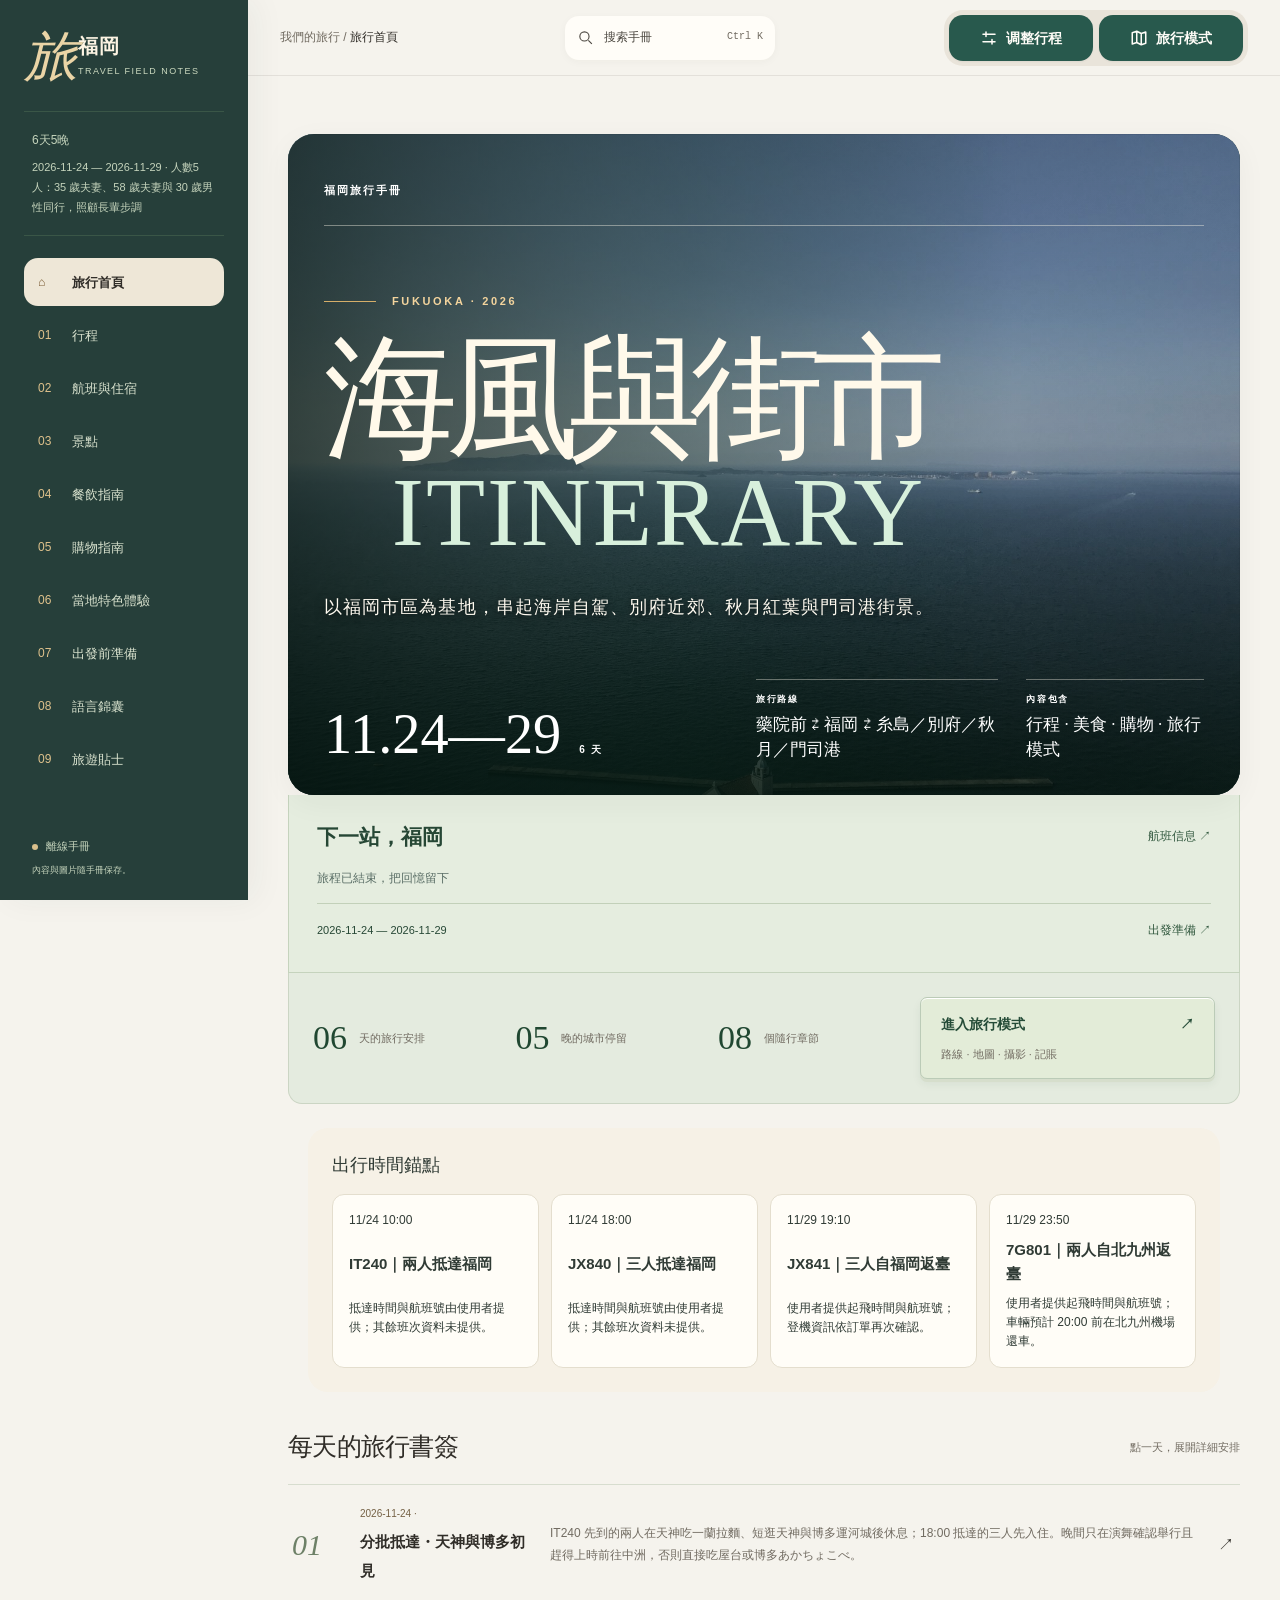
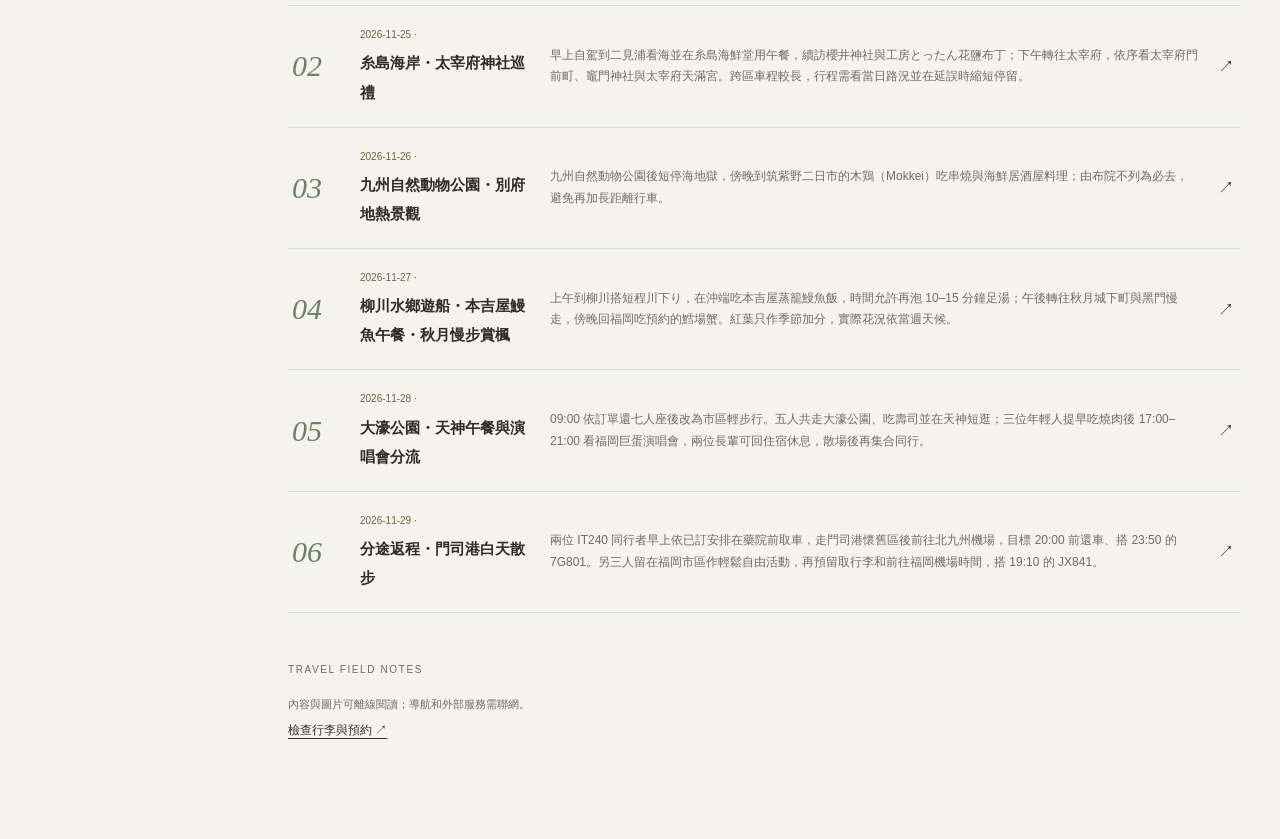
<file: workbench-fukuoka-2026-11/index.html>
<!DOCTYPE html>
<html lang="zh-CN"><head><meta charset="utf-8"><meta name="viewport" content="width=device-width,initial-scale=1,viewport-fit=cover"><title>福岡旅行手册 · 2026</title><meta name="description" content="以福岡市區為基地，串起海岸自駕、別府近郊、秋月紅葉與門司港街景。"><link rel="stylesheet" href="better-interface.css?v=20260822-3"><style id="desktop-rail-critical">.desktop-chapter-rail{display:none}@media(min-width:1180px){body{--desktop-rail-width:176px}body>main{margin-left:176px;width:calc(100% - 176px)}.desktop-chapter-rail{position:fixed;inset:0 auto 0 0;z-index:120;width:176px;display:flex;flex-direction:column;padding:28px 18px 24px;color:#f5efe1;background:linear-gradient(180deg,#082e29,#0a3a33 55%,#062722);box-shadow:inset -1px 0 rgba(231,214,176,.16),18px 0 46px rgba(0,24,20,.16)}.desktop-chapter-rail__brand{display:block;padding:3px 7px 24px;border-bottom:1px solid rgba(231,214,176,.18)}.desktop-chapter-rail__brand small{display:block;color:#d9aa62;font:700 9px/1.4 Arial,sans-serif;letter-spacing:.2em}.desktop-chapter-rail__brand strong{display:block;margin-top:8px;font:500 19px/1.25 Georgia,serif}.desktop-chapter-rail nav{display:grid;gap:4px;margin:auto 0;padding:20px 0}.desktop-chapter-rail nav a{display:grid;grid-template-columns:28px 1fr;align-items:center;gap:9px;min-height:53px;padding:7px 8px;border-radius:13px;color:rgba(241,239,227,.72)}.desktop-chapter-rail nav a b{color:#d9aa62;font:italic 500 15px/1 Georgia,serif}.desktop-chapter-rail nav a span{font:500 12px/1.3 "Microsoft YaHei",sans-serif;white-space:nowrap}.desktop-chapter-rail nav a.is-active{color:#fff;background:rgba(255,255,255,.09)}.desktop-chapter-rail__foot{padding:18px 7px 2px;border-top:1px solid rgba(231,214,176,.18);color:#eee2c8;font:600 9px/1.6 Arial,sans-serif;letter-spacing:.1em}}</style>
<style>/*! tailwindcss v4.2.1 | MIT License | https://tailwindcss.com */
@layer theme{:root,:host{--font-sans:ui-sans-serif, system-ui, sans-serif, "Apple Color Emoji", "Segoe UI Emoji", "Segoe UI Symbol", "Noto Color Emoji";--font-mono:ui-monospace, SFMono-Regular, Menlo, Monaco, Consolas, "Liberation Mono", "Courier New", monospace;--spacing:.25rem;--default-font-family:var(--font-sans);--default-mono-font-family:var(--font-mono)}}@layer base{*,:after,:before,::backdrop{box-sizing:border-box;border:0 solid;margin:0;padding:0}::file-selector-button{box-sizing:border-box;border:0 solid;margin:0;padding:0}html,:host{-webkit-text-size-adjust:100%;tab-size:4;line-height:1.5;font-family:var(--default-font-family,ui-sans-serif, system-ui, sans-serif, "Apple Color Emoji", "Segoe UI Emoji", "Segoe UI Symbol", "Noto Color Emoji");font-feature-settings:var(--default-font-feature-settings,normal);font-variation-settings:var(--default-font-variation-settings,normal);-webkit-tap-highlight-color:transparent}hr{height:0;color:inherit;border-top-width:1px}abbr:where([title]){-webkit-text-decoration:underline dotted;text-decoration:underline dotted}h1,h2,h3,h4,h5,h6{font-size:inherit;font-weight:inherit}a{color:inherit;-webkit-text-decoration:inherit;-webkit-text-decoration:inherit;-webkit-text-decoration:inherit;-webkit-text-decoration:inherit;text-decoration:inherit}b,strong{font-weight:bolder}code,kbd,samp,pre{font-family:var(--default-mono-font-family,ui-monospace, SFMono-Regular, Menlo, Monaco, Consolas, "Liberation Mono", "Courier New", monospace);font-feature-settings:var(--default-mono-font-feature-settings,normal);font-variation-settings:var(--default-mono-font-variation-settings,normal);font-size:1em}small{font-size:80%}sub,sup{vertical-align:baseline;font-size:75%;line-height:0;position:relative}sub{bottom:-.25em}sup{top:-.5em}table{text-indent:0;border-color:inherit;border-collapse:collapse}:-moz-focusring{outline:auto}progress{vertical-align:baseline}summary{display:list-item}ol,ul,menu{list-style:none}img,svg,video,canvas,audio,iframe,embed,object{vertical-align:middle;display:block}img,video{max-width:100%;height:auto}button,input,select,optgroup,textarea{font:inherit;font-feature-settings:inherit;font-variation-settings:inherit;letter-spacing:inherit;color:inherit;opacity:1;background-color:#0000;border-radius:0}::file-selector-button{font:inherit;font-feature-settings:inherit;font-variation-settings:inherit;letter-spacing:inherit;color:inherit;opacity:1;background-color:#0000;border-radius:0}:where(select:is([multiple],[size])) optgroup{font-weight:bolder}:where(select:is([multiple],[size])) optgroup option{padding-inline-start:20px}::file-selector-button{margin-inline-end:4px}::placeholder{opacity:1}@supports (not ((-webkit-appearance:-apple-pay-button))) or (contain-intrinsic-size:1px){::placeholder{color:currentColor}@supports (color:color-mix(in lab, red, red)){::placeholder{color:color-mix(in oklab, currentcolor 50%, transparent)}}}textarea{resize:vertical}::-webkit-search-decoration{-webkit-appearance:none}::-webkit-date-and-time-value{min-height:1lh;text-align:inherit}::-webkit-datetime-edit{display:inline-flex}::-webkit-datetime-edit-fields-wrapper{padding:0}::-webkit-datetime-edit{padding-block:0}::-webkit-datetime-edit-year-field{padding-block:0}::-webkit-datetime-edit-month-field{padding-block:0}::-webkit-datetime-edit-day-field{padding-block:0}::-webkit-datetime-edit-hour-field{padding-block:0}::-webkit-datetime-edit-minute-field{padding-block:0}::-webkit-datetime-edit-second-field{padding-block:0}::-webkit-datetime-edit-millisecond-field{padding-block:0}::-webkit-datetime-edit-meridiem-field{padding-block:0}::-webkit-calendar-picker-indicator{line-height:1}:-moz-ui-invalid{box-shadow:none}button,input:where([type=button],[type=reset],[type=submit]){appearance:button}::file-selector-button{appearance:button}::-webkit-inner-spin-button{height:auto}::-webkit-outer-spin-button{height:auto}[hidden]:where(:not([hidden=until-found])){display:none!important}}@layer components;@layer utilities{.relative{position:relative}.start{inset-inline-start:var(--spacing)}.end{inset-inline-end:var(--spacing)}.container{width:100%}@media (width>=40rem){.container{max-width:40rem}}@media (width>=48rem){.container{max-width:48rem}}@media (width>=64rem){.container{max-width:64rem}}@media (width>=80rem){.container{max-width:80rem}}@media (width>=96rem){.container{max-width:96rem}}.contents{display:contents}.table{display:table}}:root{--jungle:#173f36;--deep:#0c2e2c;--sea:#197e8f;--lagoon:#a8d8d3;--sand:#e8d8b6;--limestone:#f6f0e4;--terracotta:#bd6246;--ink:#21332e;--muted:#697b74;--white:#fffdf8}*{box-sizing:border-box}html{scroll-behavior:smooth}body{background:var(--white);color:var(--ink);margin:0;font-family:Microsoft YaHei,PingFang SC,Noto Sans CJK SC,Arial,sans-serif;line-height:1.75}a{color:inherit;text-decoration:none}.shell{width:min(1160px,100% - 48px);margin:auto}.eyebrow{letter-spacing:.2em;text-transform:uppercase;margin:0 0 10px;font:700 11px/1.3 Arial,sans-serif}.section-no{color:var(--terracotta);opacity:.78;font:500 62px/1 Georgia,serif}h1,h2,h3,p{margin-top:0}h2{letter-spacing:-.03em;margin:0 0 18px;font:500 clamp(34px,5vw,64px)/1.12 Georgia,Songti SC,serif}h3{line-height:1.35}.hero{color:#f8f1df;background:radial-gradient(circle at 78% 42%,#2a7269 0 12%,#0000 36%),linear-gradient(125deg,#0b2927 0%,#174a3e 48%,#1b6971 100%);min-height:760px;position:relative;overflow:hidden}.hero:before{content:"";background:linear-gradient(115deg,#0000 48%,#ffffff0f 48.3% 48.8%,#0000 49.1%),repeating-linear-gradient(100deg,#0000 0 70px,#ffffff05 71px 72px);position:absolute;inset:0}.nav{z-index:2;border-bottom:1px solid #ffffff2e;justify-content:space-between;align-items:center;height:92px;display:flex;position:relative}.brand{letter-spacing:.22em;font:700 12px Arial}.navlinks{gap:28px;font-size:13px;display:flex}.hero-inner{z-index:2;padding:118px 0 100px;position:relative}.hero h1{letter-spacing:-.055em;max-width:820px;margin:0 0 34px;font:500 clamp(52px,8vw,102px)/1.02 Georgia,Songti SC,serif}.lede{color:#dce9df;max-width:650px;font-size:17px;line-height:1.9}.hero-notes{flex-wrap:wrap;gap:12px;margin-top:44px;display:flex}.hero-notes span{border:1px solid #ffffff59;border-radius:99px;padding:8px 15px;font-size:12px}.sun-disc{background:var(--terracotta);border-radius:50%;width:330px;height:330px;position:absolute;bottom:-120px;right:-80px;box-shadow:0 0 100px #e28b5c38}.flight-band{background:var(--limestone);padding:90px 0}.flight-grid{grid-template-columns:1fr 1.25fr;align-items:start;gap:22px 70px;display:grid}.flight-card{background:var(--white);border-left:5px solid var(--sea);grid-template-columns:100px 1fr 32px 1fr;align-items:center;gap:15px;padding:24px;display:grid;box-shadow:0 12px 35px #19372f14}.flight-card b{color:var(--terracotta);font:700 20px Arial}.flight-card small,.flight-card span{color:var(--muted);font-size:11px;display:block}.flight-card strong{font:500 25px Georgia,serif}.flight-card i{color:var(--sea);font-style:normal}.fineprint{color:var(--muted);grid-column:2;margin:4px 0 0;font-size:12px}.section{padding:110px 0}.section-heading{grid-template-columns:105px 1fr;align-items:start;margin-bottom:60px;display:grid}.section-heading>div>p:last-child{color:var(--muted);max-width:680px}.days{border-top:1px solid #cbd6d0}.day{border-bottom:1px solid #d8dfda;grid-template-columns:90px 1fr;gap:35px;padding:34px 20px 34px 0;display:grid;position:relative}.day:after{content:"";background:var(--jungle);transform-origin:top;width:7px;height:100%;transition:all .35s;position:absolute;top:0;right:0;transform:scaleY(0)}.day:hover:after{transform:scaleY(1)}.day-index{color:#a8b7af;font:italic 34px Georgia}.day h3{margin:0 0 9px;font:500 25px Georgia,Songti SC,serif}.day p:last-child{color:#55665f;max-width:800px;margin:0}.day.coast .eyebrow{color:var(--sea)}.day.ubud .eyebrow{color:var(--jungle)}.day.penida .eyebrow{color:var(--terracotta)}.penida-section{background:var(--deep);color:#edf5ef;padding:110px 0}.section-heading.light .section-no{color:#eb9776}.section-heading.light p:last-child{color:#a9c3bb}.penida-timeline{border-left:1px solid #5d7f78;max-width:850px;margin-left:105px}.penida-stop{grid-template-columns:120px 1fr;gap:30px;padding:0 0 30px 38px;display:grid;position:relative}.penida-stop:before{content:"";background:var(--terracotta);border-radius:50%;width:13px;height:13px;position:absolute;top:8px;left:-7px;box-shadow:0 0 0 7px #bd624626}.penida-stop time{color:#f0c592;font:500 27px Georgia}.penida-stop h3{margin:0 0 4px;font:500 21px Georgia,Songti SC,serif}.penida-stop p{color:#a9c3bb;margin:0}.penida-note{color:#dce9df;border-left:4px solid var(--terracotta);background:#16463f;max-width:850px;margin:22px 0 0 105px;padding:20px 24px}.restaurant-grid{grid-template-columns:repeat(2,1fr);gap:28px;display:grid}.restaurant{background:var(--limestone);overflow:hidden}.photo{height:310px;position:relative;overflow:hidden}.photo img{object-fit:cover;width:100%;height:100%;transition:transform .7s}.restaurant:hover .photo img{transform:scale(1.035)}.photo span{color:#fff;letter-spacing:.15em;text-transform:uppercase;background:#0c2e2ce0;padding:7px 12px;font:700 10px Arial;position:absolute;top:18px;left:18px}.restaurant-top{justify-content:space-between;align-items:start;gap:15px;display:flex}.restaurant-top h3{margin:0;font:500 28px Georgia,serif}.restaurant-top b{color:var(--terracotta);white-space:nowrap;font-size:13px}.cuisine{color:var(--sea);font-size:13px;font-weight:700}.restaurant-foot{border-top:1px solid #d4c7ab;justify-content:space-between;gap:15px;margin-top:18px;padding-top:16px;font-size:12px;display:flex}.restaurant-foot a{color:var(--muted);text-decoration:underline}.words-section{background:var(--limestone);padding:110px 0}.vocab-grid{grid-template-columns:repeat(5,1fr);gap:16px;display:grid}.vocab{background:var(--white);padding:22px}.vocab h3{color:var(--terracotta);border-bottom:1px solid #dccdaa;padding-bottom:10px;font:500 20px Georgia,Songti SC,serif}.vocab div{border-bottom:1px dotted #d8d2c5;justify-content:space-between;gap:8px;padding:8px 0;font-size:12px;display:flex}.vocab b{color:var(--jungle);font-family:Arial}.vocab span{color:var(--muted)}.quick-phrases{flex-wrap:wrap;gap:10px;margin-top:28px;display:flex}.quick-phrases span{background:var(--jungle);color:#fff;border-radius:99px;padding:10px 15px;font:700 12px Arial}.quick-phrases em{color:#cfe0d8;margin-left:6px;font:12px Microsoft YaHei}footer{color:#e5eee7;background:#071f1e;padding:90px 0}footer .shell{justify-content:space-between;align-items:end;display:flex}footer p{margin:0;font:500 32px/1.5 Georgia,Songti SC,serif}footer a{color:#a8c0b8;font-size:12px}@media (width<=850px){.shell{width:min(100% - 32px,680px)}.hero{min-height:690px}.navlinks{gap:16px}.hero-inner{padding-top:90px}.hero h1{font-size:55px}.flight-grid{grid-template-columns:1fr}.flight-grid>div:first-child{grid-row:auto}.fineprint{grid-column:1}.section{padding:78px 0}.section-heading{grid-template-columns:68px 1fr}.section-no{font-size:45px}.restaurant-grid{grid-template-columns:1fr}.photo{height:300px}.vocab-grid{grid-template-columns:repeat(2,1fr)}.penida-timeline,.penida-note{margin-left:0}.flight-grid h2{font-size:40px}}@media (width<=560px){.shell{width:calc(100% - 28px)}.nav{height:72px}.navlinks a:nth-child(2){display:none}.hero{min-height:650px}.hero h1{font-size:45px}.lede{font-size:15px}.hero-notes{margin-top:30px}.flight-band{padding:65px 0}.flight-card{grid-template-columns:70px 1fr 18px 1fr;gap:8px;padding:18px}.flight-card strong{font-size:20px}.flight-card b{font-size:16px}.section-heading{grid-template-columns:1fr;gap:14px}.section-no{font-size:38px}h2{font-size:39px}.day{grid-template-columns:48px 1fr;gap:12px;padding-right:0}.day h3{font-size:22px}.penida-section{padding:78px 0}.penida-stop{grid-template-columns:75px 1fr;gap:12px;padding-left:25px}.penida-stop time{font-size:21px}.photo{height:240px}.restaurant-body{padding:21px}.restaurant-top h3{font-size:24px}.restaurant-foot{flex-direction:column}.vocab-grid{grid-template-columns:1fr}.quick-phrases span{width:100%}footer .shell{display:block}footer p{margin-bottom:30px;font-size:26px}}.route-section{background:#f8f4e9;padding:110px 0 0}.journey-label{letter-spacing:.2em;font:700 11px Arial}.journey-block>h3{margin:8px 0 34px;font:500 42px Georgia,Songti SC,serif}.jungle-block{color:#edf5e9;background:linear-gradient(135deg,#143d33,#2c6657)}.sea-block{color:#effafb;background:linear-gradient(135deg,#116a7b,#69b8bd)}.journey-block .days{border-top:1px solid #ffffff4d}.journey-block .day{border-bottom:1px solid #ffffff47;padding:0;display:block}.journey-block .day:after{display:none}.day summary{cursor:pointer;grid-template-columns:78px 1fr 34px;align-items:start;gap:24px;padding:30px 0;list-style:none;display:grid}.day summary::-webkit-details-marker{display:none}.day summary .day-index{color:#ffffffa6;font:italic 36px Georgia}.day summary small{letter-spacing:.16em;opacity:.72;margin-bottom:8px;font:700 10px Arial;display:block}.day summary b{margin-bottom:8px;font:500 25px Georgia,Songti SC,serif;display:block}.day summary em{opacity:.82;max-width:800px;font-size:13px;font-style:normal;display:block}.day summary i{font:300 28px Arial;transition:all .25s}.day[open] summary i{transform:rotate(45deg)}.day-detail{background:#ffffff1f;border-left:3px solid #f0aa83;grid-template-columns:70px 1fr;gap:8px 18px;margin:0 0 32px 102px;padding:25px 30px;display:grid}.day-detail strong{color:#ffe0b5;font-size:12px}.day-detail p,.day-detail p:last-child{color:inherit;opacity:.94;margin:0 0 10px;font-size:14px}.photo-strip{scroll-snap-type:x mandatory;scrollbar-width:none;height:310px;display:flex;overflow-x:auto}.photo-strip::-webkit-scrollbar{display:none}.photo-strip figure{scroll-snap-align:start;flex:0 0 100%;height:100%;margin:0;position:relative}.photo-strip img{object-fit:cover;width:100%;height:100%}.photo-strip span{color:#fff;letter-spacing:.15em;background:#0c2e2ce0;padding:7px 12px;font:700 10px Arial;position:absolute;top:18px;left:18px}.swipe-hint{color:#d7e9e2;letter-spacing:.12em;background:#173f36;justify-content:space-between;padding:8px 18px;font-size:10px;display:flex}.distance{grid-template-columns:1fr 1fr;gap:10px;margin:18px 0;display:grid}.distance span{color:var(--muted);background:#fffaf0;padding:12px;font-size:11px}.distance b{color:var(--jungle);margin-bottom:2px;display:block}.restaurant-actions{flex-wrap:wrap;gap:10px;display:flex}.restaurant-actions a{color:var(--muted);font-size:11px;text-decoration:underline}.restaurant-actions .map-link{background:var(--sea);color:#fff;border-radius:2px;padding:9px 12px;text-decoration:none}.restaurant-foot span{color:var(--muted);font-size:10px}@media (width<=850px){.journey-block{margin:0 -16px;padding:58px 28px 70px}.photo-strip{height:290px}}@media (width<=560px){body{font-size:14px}.route-section{padding-top:72px}.journey-block{margin:0 -14px;padding:48px 18px 58px}.journey-block>h3{font-size:33px}.day summary{grid-template-columns:52px 1fr 22px;gap:10px;padding:24px 0}.day summary .day-index{font-size:28px}.day summary b{font-size:21px}.day summary em{font-size:12px;line-height:1.65}.day-detail{grid-template-columns:48px 1fr;gap:6px 10px;margin:0 0 25px 62px;padding:18px 16px}.day-detail p{font-size:12px}.photo-strip{height:250px}.distance{grid-template-columns:1fr}.restaurant-actions{align-items:center}.restaurant-actions .map-link{text-align:center;flex:1;padding:11px}.restaurant-foot{flex-direction:row}.restaurant-grid{gap:18px}.restaurant{border-radius:4px}}.inline-penida{background:#072f3f52;margin:0 0 34px 102px;padding:30px}.inline-penida h4{margin:0 0 26px;font:500 28px Georgia,Songti SC,serif}.inline-penida .penida-timeline{border-left-color:#ffffff59;max-width:none;margin-left:0}.inline-penida .penida-stop h3{font-size:18px}.inline-penida .penida-stop p{color:#ffffffbf}.inline-penida .penida-note{background:#0a3c468c;margin:5px 0 0}@media (width<=560px){.inline-penida{margin:0 0 25px 62px;padding:20px 15px}.inline-penida h4{font-size:23px}.inline-penida .penida-stop{grid-template-columns:62px 1fr;padding-left:20px}.inline-penida .penida-stop time{font-size:18px}}.flight-grid>div:first-child{grid-row:span 3}.return-flight{border-left-color:var(--terracotta)}.return-flight b{color:var(--sea)}.gallery-wrap{position:relative}.gallery-arrow{width:42px;height:42px;color:var(--jungle);cursor:pointer;z-index:3;background:#fffdf8eb;border:0;border-radius:50%;font-size:20px;transition:all .2s;position:absolute;top:50%;transform:translateY(-50%);box-shadow:0 4px 18px #0003}.gallery-arrow:hover{background:#fff;transform:translateY(-50%)scale(1.06)}.gallery-arrow.prev{left:14px}.gallery-arrow.next{right:14px}.gallery-count{color:#fff;letter-spacing:.1em;z-index:2;background:#0c2e2cdb;padding:6px 10px;font:700 10px Arial;position:absolute;bottom:14px;right:16px}.phrase-title{margin:58px 0 22px}.phrase-title h3{margin:0;font:500 32px Georgia,Songti SC,serif}.phrase-grid{background:#d8cdb8;border:1px solid #d8cdb8;grid-template-columns:repeat(2,1fr);gap:1px;display:grid}.phrase-grid>div{background:var(--white);grid-template-columns:42px 1fr;gap:12px;padding:18px;display:grid}.phrase-grid>div>span{color:var(--terracotta);font:italic 18px Georgia}.phrase-grid p{margin:0}.phrase-grid b,.phrase-grid em{display:block}.phrase-grid b{color:var(--jungle);font:600 13px/1.5 Arial}.phrase-grid em{color:var(--muted);margin-top:4px;font-size:12px;font-style:normal}@media (width<=850px){.flight-grid>div:first-child{grid-row:auto}.phrase-grid{grid-template-columns:1fr}}@media (width<=560px){.gallery-arrow{width:38px;height:38px}.gallery-arrow.prev{left:9px}.gallery-arrow.next{right:9px}.phrase-grid>div{grid-template-columns:34px 1fr;padding:15px 12px}.phrase-title{margin-top:42px}.vocab-grid{gap:10px}}.stay-section{background:#eee5d2;padding:110px 0}.stay-section .section-no{letter-spacing:.16em;margin-top:16px;font:700 14px Arial}.hotel-card{background:var(--white);grid-template-columns:1.1fr .9fr;grid-template-areas:"visual copy""map map";margin-bottom:42px;display:grid;overflow:hidden;box-shadow:0 18px 55px #1f362f1a}.hotel-card.coast-hotel{grid-template-columns:.9fr 1.1fr;grid-template-areas:"copy visual""map map"}.hotel-visual{grid-area:visual;min-width:0}.hotel-copy{grid-area:copy;padding:48px}.hotel-copy h3{margin:0 0 5px;font:500 38px/1.15 Georgia,Songti SC,serif}.hotel-fullname{color:var(--sea);font-size:13px;font-weight:700}.hotel-copy dl{border-top:1px solid #d9d0bd;margin:24px 0}.hotel-copy dl div{border-bottom:1px solid #e2d9c7;grid-template-columns:62px 1fr;gap:12px;padding:10px 0;font-size:12px;display:grid}.hotel-copy dt{color:var(--terracotta);font-weight:700}.hotel-copy dd{color:var(--muted);margin:0}.hotel-links{gap:10px;margin:20px 0 10px;display:flex}.hotel-links a{background:var(--jungle);color:#fff;padding:10px 14px;font-size:11px}.coast-hotel .hotel-links a{background:var(--sea)}.hotel-copy small{color:var(--muted)}.hotel-map{filter:saturate(.78)contrast(.92);border:0;grid-area:map;width:100%;height:260px}@media (width<=850px){.hotel-card,.hotel-card.coast-hotel{grid-template-columns:1fr;grid-template-areas:"visual""copy""map"}.hotel-visual .photo-strip{min-height:360px}.hotel-copy{padding:34px}.hotel-map{height:230px}}@media (width<=560px){.stay-section{padding:72px 0}.hotel-visual .photo-strip{height:270px;min-height:270px}.hotel-copy{padding:26px 20px}.hotel-copy h3{font-size:30px}.hotel-links a{text-align:center;flex:1}.hotel-map{height:210px}.navlinks{gap:12px}.navlinks a:nth-child(2){display:none}}.nearby-heading{margin:80px 0 28px}.nearby-heading h3{margin:0 0 10px;font:500 38px Georgia,Songti SC,serif}.nearby-heading>p:last-child{color:var(--muted);max-width:720px}.nearby-grid{grid-template-columns:repeat(2,1fr);gap:14px;display:grid}.nearby-card{background:#fffdf8;border:1px solid #ded4c1;padding:22px}.nearby-card>div:first-child{justify-content:space-between;display:flex}.nearby-card>div:first-child span{color:var(--sea);letter-spacing:.08em;font-size:10px;font-weight:700}.nearby-card>div:first-child b{color:var(--terracotta);font-size:11px}.nearby-card h4{margin:12px 0 2px;font:500 24px Georgia,serif}.nearby-card>strong{color:var(--jungle);font-size:12px}.nearby-card>p{color:var(--muted);margin:8px 0;font-size:12px}.nearby-card footer{color:inherit;background:0 0;border-top:1px solid #e3dac9;justify-content:space-between;align-items:center;margin-top:14px;padding:14px 0 0;display:flex}.nearby-card footer em{font-size:11px;font-style:normal}.nearby-card footer a{background:var(--sea);color:#fff;padding:8px 11px;font-size:10px}@media (width<=560px){.nearby-heading{margin-top:55px}.nearby-heading h3{font-size:31px}.nearby-grid{grid-template-columns:1fr}.nearby-card{padding:18px}}.hotel-map{display:none}.distance.single{grid-template-columns:1fr}.restaurant-top b small,.nearby-card>div:first-of-type b small{color:var(--muted);margin-top:2px;font-size:9px;font-weight:500;display:block}.nearby-card{overflow:hidden}.nearby-card>img{object-fit:cover;width:calc(100% + 44px);height:190px;margin:-22px -22px 18px}.nearby-card>div:first-of-type{justify-content:space-between;display:flex}.nearby-card>div:first-of-type span{color:var(--sea);letter-spacing:.08em;font-size:10px;font-weight:700}.nearby-card>div:first-of-type b{color:var(--terracotta);text-align:right;font-size:11px}@media (width<=560px){.nearby-card>img{width:calc(100% + 36px);height:175px;margin:-18px -18px 16px}}.tips-section{color:#edf5ef;background:#0c302e;padding:110px 0}.tips-section .section-heading p:last-child{color:#adc5bd}.tips-page{color:var(--ink);background:#f7f0e2;margin:0 0 28px;padding:50px}.tips-page h3{margin:0 0 15px;font:500 40px Georgia,Songti SC,serif}.packing-page{background:#d7b776;grid-template-columns:.8fr 1.2fr;gap:60px;display:grid}.packing-page ol{grid-template-columns:1fr 1fr;gap:0 24px;margin:0;padding:0;list-style:none;display:grid}.packing-page li{border-bottom:1px solid #23332e38;grid-template-columns:34px 1fr;gap:8px;padding:11px 0;font-size:12px;display:grid}.packing-page li span{color:#8b4b37;font:italic 15px Georgia}.tips-intro{max-width:700px;margin-bottom:34px}.tips-grid{grid-template-columns:repeat(2,1fr);gap:14px;display:grid}.tips-grid>div{border-left:4px solid var(--terracotta);background:#fffdf8;padding:24px}.tips-grid h4{margin:0 0 8px;font:500 20px Georgia,Songti SC,serif}.tips-grid p{color:#52655e;margin:0;font-size:12px}.source-note{color:#b8cdc5;flex-wrap:wrap;align-items:center;gap:12px;padding-top:20px;font-size:10px;display:flex}.source-note a{text-decoration:underline}.source-note span{margin-left:auto}@media (width<=700px){.tips-section{padding:75px 0}.tips-page{padding:28px 20px}.packing-page{grid-template-columns:1fr;gap:25px}.packing-page ol,.tips-grid{grid-template-columns:1fr}.tips-page h3{font-size:31px}.source-note span{width:100%;margin-left:0}.navlinks a:last-child{display:none}}.food-field-page .tips-grid>div{border-left-color:#a84f37}.practical-page .tips-grid{grid-template-columns:repeat(2,1fr)}.practical-page .tips-grid>div{border-left-color:#c89548}@media (width<=700px){.practical-page .tips-grid{grid-template-columns:1fr}}.food-chapter{margin:0 0 28px}.food-chapter>summary{display:none}.food-chapter-content{display:block}.image-note{color:var(--muted);margin:18px 0 0;font-size:11px}.grab-link{background:#00b14f!important}.single-photo .photo-strip{overflow:hidden}@media (width<=700px){body{font-size:16px;line-height:1.82}.shell{width:calc(100% - 24px)}.section{padding:68px 0}.section-heading{margin-bottom:38px}.section-heading>div>p:last-child{font-size:15px;line-height:1.8}.food-chapter{background:#f8f1e4;border:1px solid #d7cdb8;border-radius:14px;margin-bottom:14px;overflow:hidden}.food-chapter>summary{cursor:pointer;background:linear-gradient(135deg,#f7eedf,#efe0c5);grid-template-columns:1fr 28px;align-items:center;gap:12px;padding:20px 18px;list-style:none;display:grid}.food-chapter>summary::-webkit-details-marker{display:none}.food-chapter>summary span{min-width:0}.food-chapter>summary small{color:var(--terracotta);letter-spacing:.12em;margin-bottom:6px;font:700 10px/1.3 Arial;display:block}.food-chapter>summary b{font:500 23px/1.25 Georgia,Songti SC,serif;display:block}.food-chapter>summary em{color:var(--muted);margin-top:4px;font-size:13px;font-style:normal;display:block}.food-chapter>summary i{font:300 27px Arial;transition:all .25s}.food-chapter[open]>summary i{transform:rotate(45deg)}.food-chapter-content{padding:14px}.food-chapter:not([open])>.food-chapter-content{display:none}.food-chapter .nearby-heading{margin:12px 4px 22px}.food-chapter .nearby-heading h3{font-size:29px}.food-chapter .nearby-heading>p:last-child{font-size:14px;line-height:1.75}.restaurant-grid,.nearby-grid{gap:14px}.restaurant,.nearby-card{border-radius:10px;box-shadow:0 7px 22px #1f362f14}.photo-strip{height:265px}.restaurant-body{padding:22px 18px}.restaurant-top h3{font-size:27px}.restaurant-top b,.cuisine{font-size:14px}.restaurant-body>p:not(.cuisine){font-size:15px}.distance span{padding:13px;font-size:13px}.restaurant-actions a,.restaurant-actions .map-link{justify-content:center;align-items:center;min-height:44px;font-size:13px;display:flex}.restaurant-foot{font-size:13px}.nearby-card{padding:18px}.nearby-card>img{height:220px}.nearby-card h4{font-size:27px}.nearby-card>strong{font-size:14px}.nearby-card>p{font-size:14px;line-height:1.7}.nearby-card footer em{font-size:13px}.nearby-card footer a{border-radius:4px;align-items:center;min-height:42px;padding:11px 13px;font-size:13px;display:flex}.hotel-copy p{font-size:15px}.hotel-copy dl div{grid-template-columns:58px 1fr;font-size:14px}.hotel-fullname{font-size:14px}.hotel-links a{justify-content:center;align-items:center;min-height:44px;font-size:13px;display:flex}.vocab div,.phrase-grid b{font-size:14px}.phrase-grid em{font-size:13px}.tips-grid p,.packing-page li{font-size:14px}}.prepare-block{background:#fffdf8a3;border:1px solid #bfb39f;margin-top:22px;padding:24px}.prepare-block+.prepare-block{margin-top:16px}.prepare-heading{align-items:flex-start;gap:16px;margin-bottom:20px;display:flex}.prepare-heading>span{color:#a15f48;font:italic 17px Georgia,serif}.prepare-heading h3{color:#173c38;margin:0;font:500 28px Georgia,Songti SC,serif}.prepare-heading p{color:#637069;margin:5px 0 0;font-size:13px}.prepare-block .packing-checklist{margin-top:0}@media (width<=700px){.prepare-block{padding:18px 14px}.prepare-heading h3{font-size:25px}.prepare-heading p{font-size:14px}}.route-mobile-summary{display:none}.mobile-section-fold>summary{cursor:pointer;border:1px solid;justify-content:space-between;align-items:center;gap:12px;min-height:58px;padding:13px 16px;list-style:none;display:flex}.mobile-section-fold>summary::-webkit-details-marker{display:none}.mobile-section-fold>summary b{font-size:14px}.mobile-section-fold>summary i{font:11px Arial}.mobile-section-fold[open]>summary i{font-size:0}.mobile-section-fold[open]>summary i:after{content:"收起 −";font-size:11px}.mobile-section-fold:not([open])>.movement-grid,.mobile-section-fold:not([open])>.sights-grid{display:none}.mobile-section-fold>.movement-grid,.mobile-section-fold>.sights-grid{margin-top:14px}.dark-fold>summary{color:#fff;border-color:#ffffff73}.booking-checklist ol{grid-template-columns:1fr 1fr;gap:0 22px;margin:0;padding:0;list-style:none;display:grid}.booking-checklist li{border-bottom:1px solid #23332e38}.booking-checklist label{cursor:pointer;grid-template-columns:22px 30px 1fr;align-items:start;gap:8px;min-height:76px;padding:10px 2px;display:grid}.booking-checklist input{accent-color:#12656a;width:18px;height:18px;margin-top:3px}.booking-checklist label>span{color:#8b4b37;font:italic 15px Georgia}.booking-checklist label>div{min-width:0}.booking-checklist label b{color:#173c38;font-size:14px;display:block}.booking-checklist label em{color:#397778;margin-top:2px;font:11px/1.5 Arial;display:block}.booking-checklist label small{color:#66746e;margin-top:4px;font-size:12px;line-height:1.55;display:block}.booking-checklist li.is-checked b,.booking-checklist li.is-checked small{opacity:.52}.booking-checklist li.is-checked b{text-decoration:line-through}@media (width<=700px){.day-route-map{overflow:hidden;padding:0!important}.day .route-mobile-summary{grid-template-columns:1fr auto;align-items:center;gap:2px 12px;min-height:62px;padding:13px 15px;list-style:none;display:grid}.route-mobile-summary::-webkit-details-marker{display:none}.day .route-mobile-summary span{color:#a15f48;letter-spacing:.16em;grid-column:1;font:800 9px Arial}.day .route-mobile-summary b{margin:0;font:600 17px/1.35 Georgia,Songti SC,serif}.day .route-mobile-summary i{color:#536b63;grid-area:1/2/3;font:11px Arial}.day-route-map[open] .route-mobile-summary i{font-size:0}.day-route-map[open] .route-mobile-summary i:after{content:"收起 −";font-size:11px}.day-route-map:not([open])>.route-map-content{display:none}.route-map-content{padding:0 13px 13px}.route-map-head{display:none!important}.route-map-track{padding:6px 0!important}.route-stop{grid-template-columns:25px 1fr auto!important;gap:2px 7px!important;min-height:78px!important;padding:9px 11px!important}.route-stop strong{font-size:13px!important}.route-stop time,.route-stop .route-dwell{font-size:11px!important}.route-stop em{font-size:9px}.route-leg{grid-template-columns:auto auto auto;align-content:center;gap:3px;justify-content:start!important;min-height:38px!important;margin-left:18px!important;padding-left:20px!important;display:grid!important}.route-leg span,.route-leg b,.route-leg small{font-size:9px!important}.route-map-content>p{margin:4px 0 0;padding-top:9px;line-height:1.55;font-size:11px!important}.booking-checklist ol{grid-template-columns:1fr}.booking-checklist label{grid-template-columns:22px 24px 1fr;min-height:60px;padding:8px 0}.booking-checklist label b{font-size:14px}.booking-checklist label em{font-size:10px}.booking-checklist label small{-webkit-line-clamp:2;-webkit-box-orient:vertical;margin-top:2px;font-size:11px;line-height:1.4;display:-webkit-box;overflow:hidden}.booking-progress{height:40px;margin-bottom:6px}.prepare-block{margin-top:12px}.prepare-heading{margin-bottom:12px}.prepare-heading p{margin-top:2px}.mobile-section-fold>summary{border:1px solid;justify-content:space-between;align-items:center;gap:10px;min-height:56px;padding:12px 14px;list-style:none;display:flex}.mobile-section-fold>summary::-webkit-details-marker{display:none}.mobile-section-fold>summary b{font-size:14px}.mobile-section-fold>summary i{font:11px Arial}.mobile-section-fold[open]>summary i{font-size:0}.mobile-section-fold[open]>summary i:after{content:"收起 −";font-size:11px}.mobile-section-fold:not([open])>.movement-grid,.mobile-section-fold:not([open])>.sights-grid{display:none}.mobile-section-fold>.movement-grid,.mobile-section-fold>.sights-grid{margin-top:12px}.dark-fold>summary{color:#fff;border-color:#ffffff73}.section-heading{margin-bottom:26px!important}.hours-disclaimer{margin-top:-12px;margin-bottom:18px!important}.spa-card figure{height:190px!important}.spa-copy{padding:17px!important}.spa-copy h3{font-size:24px!important}.shop-row{padding:15px 5px!important}.shop-row h3{font-size:22px!important}.tips-page{margin-bottom:16px!important}.tips-grid>div{padding:18px!important}}::selection{color:#102f2b;background:#d49a72}.reading-progress{z-index:100;transform-origin:0;background:linear-gradient(90deg,#d88b67,#e7c992,#4fa5aa);width:100%;height:3px;animation:linear both reading-progress;animation-timeline:scroll(root);position:fixed;top:0;left:0;transform:scaleX(0)}@keyframes reading-progress{to{transform:scaleX(1)}}.hero .brand,.hero .navlinks{animation:.8s cubic-bezier(.2,.8,.2,1) both soft-drop}.hero .navlinks{animation-delay:.12s}.hero .eyebrow{animation:.8s cubic-bezier(.2,.8,.2,1) .18s both soft-rise}.hero h1{animation:1s cubic-bezier(.2,.8,.2,1) .26s both soft-rise}.hero .lede{animation:.9s cubic-bezier(.2,.8,.2,1) .38s both soft-rise}.hero-notes{animation:.9s cubic-bezier(.2,.8,.2,1) .48s both soft-rise}.sun-disc{animation:9s ease-in-out infinite alternate sun-breathe}@keyframes soft-rise{0%{opacity:0;filter:blur(5px);transform:translateY(24px)}to{opacity:1;filter:none;transform:none}}@keyframes soft-drop{0%{opacity:0;transform:translateY(-14px)}to{opacity:1;transform:none}}@keyframes sun-breathe{to{transform:translate(-15px,-10px)scale(1.05);box-shadow:0 0 130px #e28b5c57}}.motion-ready .reveal-item{opacity:0;filter:blur(4px);transition:opacity .8s var(--reveal-delay,0s) cubic-bezier(.2,.75,.2,1),transform .8s var(--reveal-delay,0s) cubic-bezier(.2,.75,.2,1),filter .8s var(--reveal-delay,0s) ease;transform:translateY(34px)}.motion-ready .reveal-item.is-visible{opacity:1;filter:none;transform:none}.flight-card,.hotel-card,.restaurant,.nearby-card,.vocab,.tips-grid>div{transition:transform .4s cubic-bezier(.2,.75,.2,1),box-shadow .4s,border-color .4s}.flight-card:hover,.restaurant:hover,.nearby-card:hover,.vocab:hover{transform:translateY(-5px);box-shadow:0 18px 42px #19372f21}.hotel-card:hover{box-shadow:0 26px 70px #1f362f29}.photo-strip img,.nearby-card>img{transition:transform .9s cubic-bezier(.2,.75,.2,1),filter .6s}.gallery-wrap:hover .photo-strip img,.nearby-card:hover>img{filter:saturate(1.06)contrast(1.02);transform:scale(1.035)}.map-link,.grab-link,.hotel-links a,.nearby-card footer a{transition:transform .22s,box-shadow .22s,filter .22s;position:relative;overflow:hidden}.map-link:hover,.grab-link:hover,.hotel-links a:hover,.nearby-card footer a:hover{filter:brightness(1.06);transform:translateY(-2px);box-shadow:0 8px 20px #1346412e}.map-link:active,.grab-link:active,.hotel-links a:active,.nearby-card footer a:active{transform:translateY(0)scale(.985)}.food-chapter[open]>.food-chapter-content,.day[open]>.day-detail,.day[open]>.inline-penida{animation:.45s cubic-bezier(.2,.75,.2,1) both detail-reveal}@keyframes detail-reveal{0%{opacity:0;transform:translateY(-8px)}to{opacity:1;transform:none}}.gallery-arrow{-webkit-backdrop-filter:blur(10px)}.gallery-arrow:active{transform:translateY(-50%)scale(.92)}@media (width<=700px){.motion-ready .reveal-item{filter:blur(2px);transition-duration:.62s;transform:translateY(20px)}.flight-card:hover,.restaurant:hover,.nearby-card:hover,.vocab:hover{transform:none}.sun-disc{animation-duration:12s}.food-chapter>summary{-webkit-tap-highlight-color:transparent}.food-chapter>summary:active{background:#ead8b9}}@media (prefers-reduced-motion:reduce){html{scroll-behavior:auto}*,:before,:after{scroll-behavior:auto!important;transition-duration:.01ms!important;animation-duration:.01ms!important;animation-iteration-count:1!important}.reading-progress{display:none}}.day-quicklinks{flex-wrap:wrap;gap:8px;margin:0 0 30px 102px;display:flex}.day-quicklinks a{color:#fff;border:1px solid #ffffff52;border-radius:99px;padding:7px 11px;font-size:11px;transition:all .2s}.day-quicklinks a:hover{background:#ffffff26;transform:translateY(-1px)}.movement-section{background:linear-gradient(140deg,#e5dcc8,#f7f1e5);padding:105px 0}.movement-grid{grid-template-columns:repeat(3,1fr);gap:16px;display:grid}.movement-card{border-top:4px solid var(--sea);background:#fffdf8e6;padding:27px;box-shadow:0 10px 30px #19372f12}.movement-card>span{color:var(--terracotta);letter-spacing:.1em;font:700 10px Arial}.movement-card h3{margin:10px 0 4px;font:500 25px Georgia,Songti SC,serif}.movement-card>strong{color:var(--jungle);font-size:12px}.movement-card>p{color:var(--muted);margin:13px 0 20px;font-size:13px}.movement-card>div{gap:8px;display:flex}.movement-card a{background:var(--jungle);color:#fff;padding:9px 11px;font-size:11px}.movement-card a:last-child{background:var(--sea)}.restaurant-why{border-left:3px solid var(--terracotta);color:#52655e;background:#fffaf0;padding:13px 14px;font-size:13px!important}.restaurant-why b{color:var(--jungle);letter-spacing:.08em;margin-bottom:4px;font-size:11px;display:block}.inline-place-wrap{display:inline}.inline-place{color:var(--jungle);text-underline-offset:4px;font-weight:700;-webkit-text-decoration:underline #1b697173;text-decoration:underline #1b697173;text-decoration-thickness:1px;transition:all .2s}.inline-place:hover{color:var(--terracotta);text-decoration-color:currentColor}.place-note{color:#718079;font-size:.88em}.penida-section .inline-place{color:#f0c592}.penida-section .place-note{color:#b9cdc6}.walkable-extras{grid-template-columns:repeat(2,1fr);gap:12px;margin-top:18px;display:grid}.walkable-extras>a{background:#fffaf0;border:1px solid #dfd3bd;grid-template-columns:1fr auto;gap:3px 14px;padding:17px 19px;transition:all .25s;display:grid}.walkable-extras>a:hover{border-color:var(--terracotta);transform:translateY(-2px);box-shadow:0 10px 25px #19372f14}.walkable-extras small{color:var(--terracotta);font-weight:700}.walkable-extras b{font:500 21px Georgia,Songti SC,serif}.walkable-extras span{color:var(--jungle);grid-area:1/2/span 2;align-self:center;font-size:12px}.walkable-extras em{color:var(--muted);font-size:12px;font-style:normal}.phrase-groups{gap:12px;display:grid}.phrase-group{background:#fff;border:1px solid #ddd2bd}.phrase-group>summary{cursor:pointer;grid-template-columns:38px 1fr auto 30px;align-items:center;gap:12px;padding:18px 20px;list-style:none;display:grid}.phrase-group>summary::-webkit-details-marker{display:none}.phrase-group>summary span{color:var(--terracotta);font:italic 18px Georgia}.phrase-group>summary b{font:500 21px Georgia,Songti SC,serif}.phrase-group>summary em{color:var(--muted);font-size:12px;font-style:normal}.phrase-group>summary i{font:300 24px Arial;transition:all .25s}.phrase-group[open]>summary i{transform:rotate(45deg)}.phrase-group .phrase-grid{padding:0 18px 18px}.phrase-group[open] .phrase-grid{animation:.35s both detail-reveal}.food-chapter>summary{cursor:pointer;background:linear-gradient(135deg,#f7eedf,#efe0c5);border:1px solid #d7cdb8;grid-template-columns:1fr 32px;align-items:center;gap:14px;padding:21px 23px;list-style:none;display:grid}.food-chapter>summary::-webkit-details-marker{display:none}.food-chapter>summary small{color:var(--terracotta);letter-spacing:.12em;margin-bottom:5px;font:700 10px/1.3 Arial;display:block}.food-chapter>summary b{font:500 25px/1.25 Georgia,Songti SC,serif;display:block}.food-chapter>summary em{color:var(--muted);margin-top:3px;font-size:13px;font-style:normal;display:block}.food-chapter>summary i{font:300 27px Arial;transition:all .25s}.food-chapter[open]>summary i{transform:rotate(45deg)}.food-chapter:not([open])>.food-chapter-content{display:none}.food-chapter[open]>.food-chapter-content{padding-top:22px}@media (width<=850px){.movement-grid{grid-template-columns:1fr 1fr}}@media (width<=700px){.day-quicklinks{margin:0 0 24px 62px}.day-quicklinks a{padding:8px 10px;font-size:12px}.movement-section{padding:72px 0}.movement-grid{grid-template-columns:1fr}.movement-card{padding:22px}.movement-card h3{font-size:26px}.movement-card>p{font-size:14px}.movement-card a{text-align:center;flex:1;justify-content:center;align-items:center;min-height:42px;font-size:12px;display:flex}.food-chapter>summary{border:0}.restaurant-why{font-size:14px!important}.walkable-extras{grid-template-columns:1fr}.walkable-extras>a{padding:17px 16px}.inline-place{font-size:1em}.place-note{font-size:.9em}.phrase-group{border-radius:10px;overflow:hidden}.phrase-group>summary{grid-template-columns:32px 1fr auto 24px;gap:8px;padding:17px 14px}.phrase-group>summary b{font-size:20px}.phrase-group>summary em{font-size:11px}.phrase-group .phrase-grid{padding:0 10px 12px}.phrase-grid{grid-template-columns:1fr!important}}.inline-place{color:#0b4f49;font-weight:800;text-decoration-color:#c66f4f;text-decoration-thickness:2px}.place-note{color:#40554d;font-size:.94em;font-weight:600}.journey-block .inline-place{color:#f7d99f;text-decoration-color:#f0a37d}.journey-block .place-note{color:#f4faf6}.contents-section{color:#f4eedf;background:#0b302d;padding:90px 0}.contents-section h2{max-width:720px}.contents-grid{background:#ffffff24;grid-template-columns:repeat(4,1fr);gap:1px;margin-top:38px;display:grid}.contents-grid a{background:#103d38;flex-direction:column;min-height:145px;padding:22px;transition:all .25s;display:flex}.contents-grid a:hover{background:#18564d;transform:translateY(-3px)}.contents-grid b{margin-top:auto;font:500 21px Georgia,Songti SC,serif}.contents-grid em{color:#bcd0c8;font-size:12px;font-style:normal}.back-to-contents{width:max-content;color:var(--terracotta);letter-spacing:.08em;border-bottom:1px solid;margin:42px 0 0 auto;font-size:12px;font-weight:700;display:block}.sights-section{color:#f5f1e5;background:linear-gradient(145deg,#0d3834,#12656a);padding:105px 0}.sights-grid{grid-template-columns:repeat(4,1fr);gap:14px;display:grid}.sight-card{background:#ffffff14;border:1px solid #ffffff2e;flex-direction:column;min-height:270px;padding:24px;transition:all .3s;display:flex}.sight-card:hover{background:#ffffff24;transform:translateY(-4px)}.sight-card>span{color:#f0b28c;letter-spacing:.12em;font:700 10px Arial}.sight-card h3{margin:25px 0 8px;font:500 25px Georgia,Songti SC,serif}.sight-card b{color:#f3d3a2;font-size:12px}.sight-card p{color:#d5e3dd;margin:14px 0;font-size:13px}.sight-card em{color:#fff;margin-top:auto;font-size:11px;font-style:normal;text-decoration:underline}.sights-section .back-to-contents{color:#f0c592}.restaurant-day{border-top:1px dotted #d6c4aa;padding-top:10px;font-weight:700;color:#9f5a3f!important;font-size:12px!important}.vocab>summary{cursor:pointer;grid-template-columns:1fr auto 24px;align-items:center;gap:8px;list-style:none;display:grid}.vocab>summary::-webkit-details-marker{display:none}.vocab>summary h3{margin:0}.vocab>summary>span{color:var(--muted);font-size:11px}.vocab>summary i{font:300 21px Arial;transition:all .25s}.vocab[open]>summary i{transform:rotate(45deg)}.vocab .vocab-items{border:0;margin-top:10px;padding:0;display:block}.vocab .vocab-items>div{display:flex}.vocab:not([open]) .vocab-items{display:none}@media (width<=850px){.contents-grid,.sights-grid{grid-template-columns:repeat(2,1fr)}}@media (width<=700px){.contents-section{padding:66px 0}.contents-grid{grid-template-columns:1fr 1fr}.contents-grid a{min-height:126px;padding:17px}.contents-grid b{font-size:19px}.sights-grid{grid-template-columns:1fr}.sight-card{min-height:220px}.journey-block .place-note{color:#fff;font-weight:700}.vocab-grid{grid-template-columns:1fr}.vocab{padding:0}.vocab>summary{padding:18px}.vocab-items{margin:0;padding:0 18px 16px}.vocab>summary h3{border:0;padding:0}.back-to-contents{padding:8px 0;font-size:13px}}.feature-strip{grid-template-columns:repeat(3,1fr);gap:12px;margin:-18px 0 32px;display:grid}.feature-strip figure{background:#d8ded8;height:230px;margin:0;position:relative;overflow:hidden}.feature-strip img{object-fit:cover;width:100%;height:100%;transition:all .6s}.feature-strip figure:hover img{transform:scale(1.035)}.feature-strip figcaption{color:#fff;background:linear-gradient(#0000,#071f1ed1);padding:28px 14px 10px;font-size:10px;position:absolute;bottom:0;left:0;right:0}.sight-strip{grid-template-columns:repeat(2,1fr)}.planb-section{background:#efe6d4;padding:105px 0}.planb-grid{grid-template-columns:repeat(4,1fr);gap:14px;display:grid}.planb-grid article{border-top:4px solid var(--terracotta);background:#fffaf0;min-height:215px;padding:24px}.planb-grid span{color:var(--sea);letter-spacing:.12em;font:700 10px Arial}.planb-grid h3{margin:22px 0 10px;font:500 23px Georgia,Songti SC,serif}.planb-grid p{color:var(--muted);font-size:13px}.food-regions{gap:14px;display:grid}.food-region{background:#fbf6eb;border:1px solid #d8cdb8}.food-region>summary{cursor:pointer;grid-template-columns:1fr auto 30px;align-items:center;gap:12px;padding:18px 20px;list-style:none;display:grid}.food-region>summary::-webkit-details-marker{display:none}.food-region>summary b{font:500 23px Georgia,Songti SC,serif}.food-region>summary span{color:var(--muted);font-size:12px}.food-region>summary i{font:300 24px Arial;transition:all .25s}.food-region[open]>summary i{transform:rotate(45deg)}.food-region>.restaurant-grid,.food-region>.nearby-grid,.food-region>.walkable-extras{margin:0 16px 16px}.food-region[open]>.restaurant-grid,.food-region[open]>.nearby-grid,.food-region[open]>.walkable-extras{animation:.35s both detail-reveal}.vocab-grid{align-items:start}.vocab{align-self:start;width:100%}.back-to-contents{letter-spacing:.04em;padding:10px 0;font-size:15px!important}@media (width<=850px){.planb-grid{grid-template-columns:repeat(2,1fr)}}@media (width<=700px){.feature-strip{scroll-snap-type:x mandatory;margin-bottom:24px;display:flex;overflow-x:auto}.feature-strip figure{scroll-snap-align:start;flex:0 0 82%;height:220px}.planb-section{padding:72px 0}.planb-grid{grid-template-columns:1fr}.planb-grid article{min-height:0}.food-region>summary{padding:17px 15px}.food-region>.restaurant-grid,.food-region>.nearby-grid,.food-region>.walkable-extras{margin:0 9px 9px}.food-chapter-content{padding-left:9px!important;padding-right:9px!important}.back-to-contents{font-size:16px!important}}.movement-card{padding:0;overflow:hidden}.movement-card>figure{height:190px;margin:0;position:relative;overflow:hidden}.movement-card>figure img{object-fit:cover;width:100%;height:100%}.movement-card>figure figcaption,.sight-card>figure figcaption{color:#fff;background:linear-gradient(#0000,#071f1ecc);padding:24px 10px 8px;font-size:9px;position:absolute;bottom:0;left:0;right:0}.movement-copy>span{color:var(--terracotta);letter-spacing:.1em;font:700 10px Arial}.movement-copy h3{margin:10px 0 4px;font:500 25px Georgia,Songti SC,serif}.movement-copy>strong{color:var(--jungle);font-size:12px}.movement-copy>p{color:var(--muted);margin:13px 0 20px;font-size:13px}.movement-copy>div{gap:8px;display:flex}.movement-copy a{background:var(--jungle);color:#fff;padding:9px 11px;font-size:11px}.movement-copy a:last-child{background:var(--sea)}.sight-card{padding:0;overflow:hidden}.sight-card>figure{height:180px;margin:0;position:relative;overflow:hidden}.sight-card>figure img{object-fit:cover;width:100%;height:100%}.sight-copy{flex-direction:column;flex:1;padding:24px;display:flex}.sight-copy>span{color:#f0b28c;letter-spacing:.12em;font:700 10px Arial}.sight-copy h3{margin:20px 0 8px;font:500 25px Georgia,Songti SC,serif}.sight-copy b{color:#f3d3a2;font-size:12px}.sight-copy p{color:#d5e3dd;margin:14px 0;font-size:13px}.sight-copy em{color:#fff;margin-top:auto;font-size:11px;font-style:normal;text-decoration:underline}.booking-grid article{position:relative}.booking-grid article>i{color:#d8c7ab;font:italic 32px Georgia;position:absolute;top:14px;right:18px}.booking-grid article>b{color:var(--sea);margin:-3px 0 9px;font-size:11px;display:block}:root{--color-primary:#6b7280;--color-accent:#0891b2;--color-background:#f5f5f0;--color-foreground:#0f172a;--color-muted:#f6f6f7;--color-border:#deded8;--color-ring:#0891b2;--editorial-ink:#111813;--editorial-paper:#f5f5f0;--editorial-sage:#dfe5dc}body{background:var(--editorial-paper);color:var(--editorial-ink);-webkit-font-smoothing:antialiased;font-size:16px;line-height:1.7}h1,h2,h3,.contents-grid b,.day summary b,.restaurant-top h3{font-family:Georgia,"Source Serif 4",Songti SC,serif}a,summary,button{cursor:pointer}a:focus-visible,summary:focus-visible,button:focus-visible{outline:3px solid var(--color-ring);outline-offset:4px}img{background:#e5e7e1}.hero{background:linear-gradient(115deg,#091c19 0%,#153f38 55%,#087783 140%);min-height:min(820px,94vh)}.hero:before{opacity:.35}.hero h1{letter-spacing:-.045em;max-width:900px}.hero-notes span{border-color:#ffffff8c;border-radius:0;align-items:center;min-height:44px;display:flex}.sun-disc{box-shadow:none;opacity:.9}.contents-section,.flight-band,.stay-section,.route-section,.movement-section,.sights-section,.planb-section,.words-section,.tips-section{border-top:4px solid var(--editorial-ink)}.contents-grid a{background:#103d38;border-bottom:1px solid #ffffff3d;border-right:1px solid #ffffff3d;transition:background-color .2s,color .2s}.contents-grid a:hover{color:#111813;background:#f5f5f0;transform:none}.contents-grid a:hover em{color:#3f504a}.section-heading{margin-bottom:48px}.section-no{opacity:1;font-weight:700}.eyebrow{letter-spacing:.16em;font-size:11px}.flight-card,.hotel-card,.restaurant,.nearby-card,.movement-card,.vocab,.phrase-group,.food-region,.planb-grid article,.sight-card{box-shadow:none!important;border-radius:0!important}.flight-card{border:1px solid var(--color-border);border-left:5px solid var(--sea)}.hotel-card{border:1px solid #cfd4ce}.restaurant,.nearby-card,.movement-card,.vocab,.phrase-group,.food-region,.planb-grid article{background:#fafaf6;border:1px solid #cfd4ce}.restaurant:hover,.nearby-card:hover,.movement-card:hover,.vocab:hover,.flight-card:hover{border-color:#68766f;box-shadow:none!important;transform:none!important}.restaurant:hover img,.nearby-card:hover img,.movement-card:hover img{filter:none!important;transform:none!important}.food-chapter>summary,.phrase-group>summary,.food-region>summary,.vocab>summary{min-height:56px;transition:background-color .2s,color .2s}.food-chapter>summary:hover,.phrase-group>summary:hover,.food-region>summary:hover,.vocab>summary:hover{background:#e4e8e1}.vocab[open]>summary h3,.vocab[open]>summary span{color:#fff}.vocab-grid{grid-template-columns:repeat(4,1fr);gap:12px}.vocab{padding:0}.vocab>summary{padding:18px}.vocab-items{padding:0 18px 16px!important}.vocab .vocab-items>div{align-items:center;min-height:42px}.phrase-group{overflow:hidden}.restaurant-actions a,.nearby-card footer a,.movement-copy a,.hotel-links a,.map-link,.grab-link{justify-content:center;align-items:center;min-height:44px;display:flex;border-radius:0!important;transition:background-color .2s,color .2s,opacity .2s!important}.back-to-contents{justify-content:center;align-items:center;min-height:48px;text-decoration:none;transition:background-color .2s,color .2s;display:flex;border:1px solid!important;padding:12px 18px!important}.back-to-contents:hover{color:#fff;background:#111813;border-color:#111813!important}.reading-progress{background:#0891b2;height:2px}.motion-ready .reveal-item{filter:none;transition-duration:.42s;transform:translateY(16px)}.gallery-arrow{border-radius:0}.sights-grid,.planb-grid{gap:12px}.sight-card,.planb-grid article{transition:background-color .2s,border-color .2s}.sight-card:hover{background:#ffffff24;border-color:#fff;transform:none}.planb-grid article:hover{background:#fff;border-color:#68766f}@media (width<=850px){.vocab-grid{grid-template-columns:repeat(2,1fr)}}@media (width<=700px){body{font-size:16px;line-height:1.72}.shell{width:calc(100% - 32px)}.hero{min-height:720px}.hero h1{font-size:47px;line-height:1.04}.hero-inner{padding-top:82px}.nav{height:76px}.navlinks{scrollbar-width:none;gap:18px;max-width:68%;overflow-x:auto}.navlinks a{white-space:nowrap;align-items:center;min-height:44px;display:flex}.section,.stay-section,.movement-section,.sights-section,.planb-section,.words-section,.tips-section{padding-top:64px;padding-bottom:64px}.section-heading{margin-bottom:36px}.contents-grid{grid-template-columns:1fr 1fr}.contents-grid a{min-height:132px}.day summary{padding:20px 14px}.day summary>span:nth-child(2)>em{font-size:14px;line-height:1.7}.place-note{font-size:.92em}.restaurant-grid,.nearby-grid{grid-template-columns:1fr}.restaurant-body,.nearby-card,.movement-copy,.sight-copy{padding:20px}.vocab-grid{grid-template-columns:1fr}.vocab>summary,.food-chapter>summary,.food-region>summary,.phrase-group>summary{min-height:60px}.restaurant-actions,.movement-copy>div,.hotel-links{gap:8px}.restaurant-actions a,.movement-copy a,.hotel-links a{font-size:12px}.back-to-contents{width:100%;margin-top:32px;font-size:16px!important}.photo-strip,.nearby-card>img{height:240px}.contents-section h2{font-size:36px}}.movement-grid,.sights-grid{grid-template-columns:repeat(2,minmax(0,1fr));gap:18px}.movement-card,.sight-card{min-width:0}.movement-card>figure,.sight-card>figure{height:260px}.movement-copy>p,.sight-copy p{font-size:14px;line-height:1.75}.walkable-extras{grid-template-columns:repeat(2,minmax(0,1fr));gap:14px}.walkable-extras>a.walkable-card{min-width:0;padding:0;display:block;overflow:hidden}.walkable-card>figure{background:#e4dfd5;height:220px;margin:0;position:relative;overflow:hidden}.walkable-card>figure img{object-fit:cover;width:100%;height:100%}.walkable-card>figure figcaption{color:#fff;background:linear-gradient(#0000,#071f1ed6);padding:28px 12px 9px;font-size:9px;position:absolute;inset:auto 0 0}.walkable-card>div{gap:8px;padding:20px;display:grid}.walkable-card>div small{color:var(--terracotta);font-weight:700}.walkable-card>div b{font:500 22px Georgia,Songti SC,serif}.walkable-card>div span,.walkable-card>div em{font-size:13px;line-height:1.65}.walkable-card>div em{color:var(--muted);font-style:normal}.walkable-card>div strong{color:var(--jungle);font-size:12px;text-decoration:underline}@media (width<=700px){.movement-grid,.sights-grid,.walkable-extras{grid-template-columns:1fr}.movement-card>figure,.sight-card>figure,.walkable-card>figure{height:230px}}@media (prefers-reduced-motion:reduce){.motion-ready .reveal-item{opacity:1;filter:none;transform:none}.sun-disc{animation:none}.gallery-arrow,.contents-grid a,.restaurant,.nearby-card,.movement-card{transition:none!important}}.hours-disclaimer{border-left:3px solid var(--terracotta);color:var(--muted);background:#fffdf89e;margin:-24px 0 28px;padding:12px 14px;font-size:12px;line-height:1.65}.hours-disclaimer.light{color:#dce8e3;background:#ffffff12;border-left-color:#e9b98d}.hours-line{background:#f0eadf;align-items:flex-start;gap:9px;display:flex;color:#40534c!important;margin:14px 0!important;padding:11px 12px!important;font-size:12px!important;line-height:1.6!important}.hours-line>b{color:var(--terracotta);letter-spacing:.1em;text-transform:uppercase;flex:none;font-size:10px}.sight-copy .hours-line{background:#ffffff17;color:#e2ece8!important}.sight-title-row{justify-content:space-between;align-items:flex-start;gap:12px;display:flex}.sight-title-row h3{margin-right:auto}.sight-title-row>strong{color:#f3d3a2;text-align:right;flex:none;margin-top:22px;font-size:13px}.sight-title-row>strong small{color:#afc5bc;margin-top:3px;font-size:9px;font-weight:500;display:block}.sight-facts{flex-wrap:wrap;gap:7px;margin-top:12px;display:flex}.sight-facts span{color:#f5dfbd;border:1px solid #ffffff38;padding:6px 8px;font-size:10px}.sight-copy>a{color:#fff;margin-top:auto;font-size:12px;font-style:normal;text-decoration:underline}.sight-copy>p:not(.hours-line){margin-bottom:10px}@media (width<=700px){.hours-disclaimer{margin-top:-16px;font-size:13px}.hours-line{font-size:13px!important}.sight-title-row h3{font-size:24px}.sight-title-row>strong{font-size:14px}.sight-facts span{font-size:11px}.sight-copy>a{align-items:center;min-height:44px;font-size:13px;display:flex}}.photo-note{color:#203d36;background:linear-gradient(135deg,#fffdf6e6,#e5efe7b8);border:1px solid #4f685b47;margin:0 22px 24px;padding:20px}.photo-note-head{align-items:flex-start;gap:14px;margin-bottom:16px;display:flex}.photo-note-head>span{letter-spacing:.15em;color:var(--terracotta);padding-top:4px;font:700 9px Arial}.photo-note-head>div{flex-direction:column;display:flex}.photo-note-head b{font:500 18px Georgia,Songti SC,serif}.photo-note-head small{color:var(--muted);margin-top:3px;font-size:11px}.photo-note-grid{grid-template-columns:1.35fr 1fr;gap:18px;display:grid}.photo-note-grid>div{border-top:1px solid #2f4b4133;padding-top:12px}.photo-note-grid strong{letter-spacing:.08em;color:var(--terracotta);font-size:11px}.photo-note-grid ul{margin:10px 0 0;padding-left:18px}.photo-note-grid li,.photo-note-grid p{color:#41564f;font-size:12px;line-height:1.7}.photo-note-grid li+li{margin-top:5px}.sight-card .gallery-wrap{flex:none;height:220px}.sight-card .photo-strip{height:220px}.sight-card .gallery-arrow{opacity:1}.sight-source{color:#9fb3ab;margin:0 0 12px;font-size:9px;line-height:1.5;display:block}.sight-copy>a{padding-top:8px}@media (width<=700px){.photo-note{margin:0 12px 18px;padding:18px 16px}.photo-note-head{display:block}.photo-note-head>span{margin-bottom:6px;display:block}.photo-note-head b{font-size:19px}.photo-note-head small{font-size:12px}.photo-note-grid{grid-template-columns:1fr;gap:12px}.photo-note-grid li,.photo-note-grid p{font-size:14px}.sight-card .gallery-wrap,.sight-card .photo-strip{height:235px}.sight-card .gallery-arrow{width:44px;height:44px}.sight-source{font-size:10px}}.movement-grid{grid-template-columns:1fr;gap:22px}.movement-card{grid-template-columns:minmax(300px,42%) minmax(0,1fr);align-items:stretch;display:grid}.movement-card>figure{height:auto;min-height:280px}.movement-copy{flex-direction:column;justify-content:center;min-width:0;padding:34px 38px;display:flex}.movement-copy>span,.movement-copy h3,.movement-copy>strong,.movement-copy>p{writing-mode:horizontal-tb;word-break:normal;overflow-wrap:anywhere}.movement-copy h3{font-size:29px;line-height:1.25}.movement-copy>p{max-width:62ch;font-size:15px;line-height:1.8}.movement-copy>div{flex-wrap:wrap}@media (width<=700px){.contents-grid{grid-template-columns:repeat(4,minmax(0,1fr))}.contents-grid a{min-width:0;min-height:112px;padding:12px 9px}.contents-grid span{font-size:15px}.contents-grid b{overflow-wrap:normal;word-break:keep-all;font-size:15px;line-height:1.35}.contents-grid em{display:none}.movement-card{display:block}.movement-card>figure{height:220px;min-height:0}.movement-copy{padding:24px 22px}.movement-copy h3{font-size:26px}.movement-copy>p{font-size:15px}}.booking-progress{background:#faf6ec;border:1px solid #b9ad97;align-items:center;height:44px;margin-bottom:18px;padding:0 15px;display:flex;position:relative;overflow:hidden}.booking-progress>span{background:#12656a2e;transition:width .25s;position:absolute;inset:0 auto 0 0}.booking-progress>b{color:#173c38;letter-spacing:.05em;font-size:12px;position:relative}.booking-check{cursor:pointer;align-items:center;gap:8px;min-height:34px;display:flex;position:absolute;bottom:18px;left:22px}.booking-check input{accent-color:#12656a;width:18px;height:18px}.booking-check span{color:#315b55!important;letter-spacing:.04em!important;font-size:11px!important}.booking-grid article{padding-bottom:62px}.booking-grid article.is-checked{background:#e3ebe5;border-color:#55756c}.booking-grid article.is-checked h3,.booking-grid article.is-checked p{opacity:.6}.booking-grid article.is-checked h3{text-decoration:line-through}.menu-field-page{background:#ead5b5;margin-bottom:26px}.menu-reading-grid{background:#b49a75;grid-template-columns:repeat(4,1fr);gap:1px;margin-bottom:20px;display:grid}.menu-reading-grid>div{background:#fffaf0;padding:22px}.menu-reading-grid h4{margin:0 0 8px;font:500 19px Georgia,Songti SC,serif}.menu-reading-grid p{color:#52655e;margin:0;font-size:13px;line-height:1.7}.menu-dictionary{background:#fffaf0;border:1px solid #bda98b}.menu-dictionary>summary{cursor:pointer;grid-template-columns:1fr auto 24px;align-items:center;gap:10px;min-height:58px;padding:15px 18px;list-style:none;display:grid}.menu-dictionary>summary::-webkit-details-marker{display:none}.menu-dictionary>summary b{font:500 21px Georgia,Songti SC,serif}.menu-dictionary>summary span{color:#697a72;font-size:12px}.menu-dictionary>summary i{font:300 23px Arial;transition:transform .2s}.menu-dictionary[open]>summary i{transform:rotate(45deg)}.menu-dictionary .tips-grid{padding:0 18px 18px}@media (width<=700px){.mobile-dock{grid-template-columns:repeat(4,minmax(0,1fr))}.mobile-dock a{border-bottom:1px solid #ffffff1f;border-right:1px solid #ffffff1f;min-width:0;min-height:46px}.mobile-dock a:nth-child(4n){border-right:0}.mobile-dock a:nth-child(n+5){border-bottom:0}.mobile-dock b{font-size:11px}.mobile-dock span{font-size:10px}.menu-reading-grid{grid-template-columns:1fr}.menu-reading-grid>div{padding:18px}.menu-dictionary .tips-grid{padding:0 10px 10px}.booking-check{min-height:44px;bottom:14px;left:20px}.booking-grid article{padding-bottom:66px}body{padding-bottom:calc(76px + env(safe-area-inset-bottom))}.mobile-dock{left:12px;right:12px;bottom:calc(8px + env(safe-area-inset-bottom));scroll-snap-type:x proximity;overscroll-behavior-inline:contain;scrollbar-width:none;background:#082321eb;border-color:#ffffff2e;grid-template-columns:none;padding:4px;scroll-padding-inline:4px;display:flex;overflow:auto hidden;box-shadow:0 10px 28px #0316143d}.mobile-dock::-webkit-scrollbar{display:none}.mobile-dock a{scroll-snap-align:start;white-space:nowrap;flex-direction:row;flex:0 0 76px;gap:6px;min-width:76px;height:46px;min-height:46px;padding:0 9px;border:0!important;border-right:1px solid #ffffff1f!important}.mobile-dock a:last-child{border-right:0!important}.mobile-dock b{font-size:11px;line-height:1}.mobile-dock span{margin:0;font-size:11px;line-height:1}}.route-section{overflow:clip}.trip-pulse{background:#efe4cf;border-top:4px solid #111813;border-bottom:1px solid #cfc4ae;padding:34px 0}.pulse-grid{grid-template-columns:minmax(0,1.25fr) minmax(420px,.75fr);align-items:stretch;gap:34px;display:grid}.pulse-status{grid-template-columns:150px 1fr;align-content:center;gap:6px 24px;display:grid}.pulse-status>span{color:#9b563f;letter-spacing:.14em;border-right:1px solid #b9ad97;grid-row:1/4;padding-right:22px;font:700 10px/1.4 Arial,sans-serif}.pulse-status small{color:#56645e;font-size:12px;font-weight:700}.pulse-status strong{color:#102f2b;font:500 36px/1.12 Georgia,Songti SC,serif}.pulse-status p{color:#52615b;max-width:680px;margin:5px 0 0;font-size:13px}.pulse-actions{background:#f8f2e7;border:1px solid #a99f8d;grid-template-columns:repeat(3,1fr);display:grid}.pulse-actions a{border-right:1px solid #cfc4ae;flex-direction:column;justify-content:flex-end;min-height:112px;padding:18px;transition:background-color .2s,color .2s;display:flex}.pulse-actions a:last-child{border-right:0}.pulse-actions a:hover{color:#fff;background:#102f2b}.pulse-actions b{font:500 18px Georgia,Songti SC,serif}.pulse-actions span{color:#68766f;margin-top:5px;font-size:11px}.pulse-actions a:hover span{color:#cbdad4}.mobile-dock{display:none}.packing-checklist{min-width:0}.packing-progress{border:1px solid #23332e4d;align-items:center;height:42px;margin-bottom:16px;padding:0 14px;display:flex;position:relative;overflow:hidden}.packing-progress>span{background:#12656a33;transition:width .25s;position:absolute;inset:0 auto 0 0}.packing-progress b{color:#173c38;letter-spacing:.06em;font-size:11px;position:relative}.packing-checklist ol{grid-template-columns:1fr 1fr;gap:0 24px;margin:0;padding:0;list-style:none;display:grid}.packing-checklist li{border-bottom:1px solid #23332e38;padding:0;display:block}.packing-checklist label{cursor:pointer;grid-template-columns:22px 30px 1fr;align-items:center;gap:8px;min-height:48px;font-size:12px;display:grid}.packing-checklist input{accent-color:#12656a;width:18px;height:18px}.packing-checklist label>span{color:#8b4b37;font:italic 15px Georgia}.packing-checklist em{font-style:normal;transition:opacity .2s}.packing-checklist .is-packed em{opacity:.52;text-decoration:line-through}@media (width<=900px){.pulse-grid{grid-template-columns:1fr}.pulse-actions{max-width:none}}@media (width<=700px){.trip-pulse{padding:24px 0}.pulse-grid{gap:20px}.pulse-status{grid-template-columns:1fr;gap:5px}.pulse-status>span{border:0;border-bottom:1px solid #b9ad97;grid-row:auto;margin-bottom:4px;padding:0 0 10px}.pulse-status strong{font-size:32px}.pulse-status p{font-size:14px;line-height:1.7}.pulse-actions{grid-template-columns:repeat(3,minmax(0,1fr))}.pulse-actions a{min-width:0;min-height:88px;padding:12px 10px}.pulse-actions b{font-size:16px}.pulse-actions span{font-size:10px}.mobile-dock{left:10px;right:10px;bottom:calc(8px + env(safe-area-inset-bottom));z-index:110;-webkit-backdrop-filter:blur(12px);background:#0a2825f0;border:1px solid #fff3;grid-template-columns:repeat(4,1fr);display:grid;position:fixed;box-shadow:0 12px 32px #0316144d}.mobile-dock a{color:#fff;border-right:1px solid #ffffff1f;flex-direction:column;justify-content:center;align-items:center;min-height:56px;display:flex}.mobile-dock b{color:#efa37b;font:italic 12px Georgia}.mobile-dock span{margin-top:1px;font-size:12px}.packing-checklist ol{grid-template-columns:1fr}.packing-checklist label{min-height:54px;font-size:14px}.packing-page{display:block}.packing-page>div:first-child{margin-bottom:24px}body{padding-bottom:calc(76px + env(safe-area-inset-bottom))}.mobile-dock{scroll-snap-type:x proximity;overscroll-behavior-inline:contain;scrollbar-width:none;background:#082321eb;grid-template-columns:none;padding:4px;scroll-padding-inline:4px;display:flex;left:12px;right:12px;overflow:auto hidden;box-shadow:0 10px 28px #0316143d}.mobile-dock::-webkit-scrollbar{display:none}.mobile-dock a{scroll-snap-align:start;white-space:nowrap;flex-direction:row;flex:0 0 76px;gap:6px;min-width:76px;height:46px;min-height:46px;padding:0 9px;border:0!important;border-right:1px solid #ffffff1f!important}.mobile-dock a:last-child{border-right:0!important}.mobile-dock b{font-size:11px;line-height:1}.mobile-dock span{margin:0;font-size:11px;line-height:1}}.mobile-nav-trigger,.mobile-menu-panel,.mobile-menu-backdrop{display:none}@media (width<=700px){body{padding-bottom:calc(72px + env(safe-area-inset-bottom))}.mobile-nav-trigger{left:50%;bottom:calc(10px + env(safe-area-inset-bottom));z-index:132;color:#fff;-webkit-backdrop-filter:blur(14px);background:#082321f0;border:1px solid #ffffff42;border-radius:999px;grid-template-columns:auto auto 32px;align-items:center;gap:10px;min-height:50px;padding:0 8px 0 18px;transition:transform .22s,background-color .22s;display:grid;position:fixed;transform:translate(-50%);box-shadow:0 12px 30px #03161447}.mobile-nav-trigger:active{transform:translate(-50%)scale(.97)}.mobile-nav-trigger>span{letter-spacing:.04em;font-size:13px;font-weight:700}.mobile-nav-trigger>b{color:#efaa82;font:italic 11px Georgia,serif}.mobile-nav-trigger>i{background:#ffffff1a;border-radius:50%;place-items:center;width:32px;height:32px;font:18px Arial;display:grid}.mobile-menu-backdrop{z-index:129;opacity:0;pointer-events:none;background:#04141261;border:0;transition:opacity .24s;display:block;position:fixed;inset:0}.mobile-menu-backdrop.is-open{opacity:1;pointer-events:auto}.mobile-menu-panel{left:12px;right:12px;bottom:calc(70px + env(safe-area-inset-bottom));z-index:131;color:#102f2b;opacity:0;pointer-events:none;transform-origin:bottom;background:#f4eddf;border:1px solid #102f2b47;padding:20px;transition:opacity .24s,transform .28s cubic-bezier(.2,.75,.2,1);display:block;position:fixed;transform:translateY(18px)scale(.98);box-shadow:0 24px 60px #03161457}.mobile-menu-panel.is-open{opacity:1;pointer-events:auto;transform:translateY(0)scale(1)}.mobile-menu-panel header{border-bottom:1px solid #c8bda8;grid-template-columns:1fr 42px;align-items:center;gap:3px 12px;padding:0 0 16px;display:grid}.mobile-menu-panel header small{color:#a35e46;letter-spacing:.16em;font:700 9px Arial}.mobile-menu-panel header strong{font:500 25px/1.15 Georgia,Songti SC,serif}.mobile-menu-panel header button{color:#173c38;background:0 0;border:1px solid #9eaa9f;border-radius:50%;grid-area:1/2/3;width:42px;height:42px;font-size:22px}.mobile-menu-grid{border-top:1px solid #bcb19d;border-left:1px solid #bcb19d;grid-template-columns:repeat(4,minmax(0,1fr));margin-top:14px;display:grid}.mobile-menu-grid a{background:#ffffff5c;border-bottom:1px solid #bcb19d;border-right:1px solid #bcb19d;flex-direction:column;justify-content:space-between;min-width:0;min-height:76px;padding:12px 8px;transition:background-color .18s,color .18s;display:flex;position:relative}.mobile-menu-grid a:active{color:#fff;background:#173c38}.mobile-menu-grid b{color:#ad6247;font:italic 12px Georgia,serif}.mobile-menu-grid span{white-space:nowrap;font:600 14px/1.2 Noto Sans SC,Microsoft YaHei,sans-serif}.mobile-menu-grid i{color:#708079;font:10px Arial;position:absolute;top:8px;right:7px}.section-heading h2{text-wrap:balance}.food-chapter,.phrase-group,.vocab,.hotel-card,.restaurant,.nearby-card{background-image:linear-gradient(135deg,#ffffff2e,#0000 42%)}}@media (prefers-reduced-motion:reduce){.mobile-nav-trigger,.mobile-menu-backdrop,.mobile-menu-panel{transition:none!important}}.day-route-map{color:#173c38;background:#f4efe3;border:1px solid #113a343d;margin:0 34px 28px;padding:24px}.route-map-head{border-bottom:1px solid #c8bda8;grid-template-columns:90px 1fr;align-items:end;gap:18px;padding-bottom:17px;display:grid}.route-map-head>span{color:#ae654b;letter-spacing:.18em;font:700 9px Arial}.route-map-head>div{justify-content:space-between;align-items:baseline;gap:20px;display:flex}.route-map-head b{font:500 21px Georgia,Songti SC,serif}.route-map-head small{color:#66766f;font-size:10px}.route-map-track{align-items:stretch;padding:23px 0 13px;display:flex}.route-map-segment{display:contents}.route-stop{background:#fffdf7;border:1px solid #c5baa6;flex-direction:column;flex:0 132px;min-width:0;min-height:100px;padding:15px 12px 13px;transition:background-color .2s,color .2s,border-color .2s;display:flex;position:relative}.route-stop:hover{color:#fff;background:#173c38;border-color:#173c38}.route-stop i{color:#b86a4f;font:italic 11px Georgia}.route-stop strong{overflow-wrap:anywhere;margin:auto 0;font:600 13px/1.45 Noto Sans SC,Microsoft YaHei,sans-serif}.route-stop time{color:#9e5c45;margin:5px 0;font:800 11px/1.2 Arial,sans-serif}.route-stop .route-dwell{color:#536b63;margin:0 0 7px;font:700 9px/1.35 Noto Sans SC,Microsoft YaHei,sans-serif}.route-stop em{color:#67776f;font:9px Arial;text-decoration:underline}.route-stop:hover em{color:#d6e0dc}.route-leg{text-align:center;color:#52665e;flex-direction:column;flex:72px;justify-content:center;align-items:center;min-width:48px;display:flex;position:relative}.route-leg:before{content:"";background:#8da49a;height:1px;position:absolute;top:50%;left:0;right:0}.route-leg:after{content:"";border-top:1px solid #6d877c;border-right:1px solid #6d877c;width:6px;height:6px;position:absolute;top:calc(50% - 3px);right:0;transform:rotate(45deg)}.route-leg span,.route-leg b,.route-leg small{z-index:1;background:#f4efe3;padding:1px 5px;position:relative}.route-leg span{color:#9e5c45;font-size:9px;font-weight:800}.route-leg b{font-size:9px;font-weight:600}.route-leg small{color:#67776f;font:700 9px/1.2 Arial,sans-serif}.day-route-map>p{color:#61716a;border-top:1px solid #d3c9b6;margin:0;padding-top:12px;font-size:11px;line-height:1.7}.day-route-map.sea{background:#e7f0ec;border-color:#27696a47}.spa-section{border-top:4px solid var(--editorial-ink);background:linear-gradient(145deg,#f3eee2,#e7dfcf);padding:105px 0}.spa-regions{gap:14px;display:grid}.spa-region{background:#fffdf89e;border:1px solid #bfb39f}.spa-region>summary{cursor:pointer;grid-template-columns:auto 1fr auto;align-items:center;gap:14px;min-height:74px;padding:18px 22px;list-style:none;display:grid}.spa-region>summary::-webkit-details-marker{display:none}.spa-region>summary span{color:#173c38;font:500 26px Georgia,Songti SC,serif}.spa-region>summary small{color:#6c766f;font-size:12px}.spa-region>summary i{color:#a15f48;font:11px Arial}.spa-grid{grid-template-columns:repeat(2,minmax(0,1fr));gap:16px;padding:0 16px 18px;display:grid}.spa-card{background:#fffdf8;border:1px solid #d2c7b4;min-width:0;overflow:hidden}.spa-card figure{background:#d8d2c5;height:230px;margin:0;position:relative;overflow:hidden}.spa-card img{object-fit:cover;width:100%;height:100%;transition:transform .45s}.spa-card:hover img{transform:scale(1.025)}.spa-card figcaption{color:#fff;background:#0f231fc7;padding:3px 6px;font-size:9px;position:absolute;bottom:7px;right:8px}.spa-copy>span{color:#a15f48;letter-spacing:.08em;font:800 10px Arial}.spa-copy h3{color:#173c38;margin:8px 0 5px;font:500 25px Georgia,Songti SC,serif}.spa-copy>strong{color:#375e56;font-size:12px;display:block}.spa-day{color:#86523e;background:#ece3d4;margin-top:10px;padding:5px 8px;font-size:11px;display:inline-block}.spa-copy>p{color:#596a63;min-height:64px;margin:14px 0;font-size:13px}.spa-copy dl{border-top:1px solid #ddd2c0;margin:0}.spa-copy dl>div{border-bottom:1px solid #e5ddcf;grid-template-columns:50px 1fr;gap:10px;padding:9px 0;display:grid}.spa-copy dt{color:#a15f48;font-size:11px;font-weight:800}.spa-copy dd{color:#53645d;margin:0;font-size:12px}.spa-actions{gap:8px;margin-top:16px;display:flex}.spa-actions a{color:#fff;text-align:center;background:#173c38;flex:1;min-height:42px;padding:10px;font-size:11px}.spa-actions a:last-child{background:#397778}.shops-section{border-top:4px solid var(--editorial-ink);background:#ede7d9;padding:105px 0}.shops-section .shop-heading{grid-template-columns:105px minmax(0,1fr)}.shop-heading>div{min-width:0}.shop-heading h2{overflow-wrap:normal;word-break:keep-all;text-wrap:balance}.shop-regions{gap:14px;display:grid}.shop-region{background:#fffdf8ad;border:1px solid #b8ad99}.shop-region>summary{cursor:pointer;grid-template-columns:auto 1fr auto;align-items:center;gap:14px;min-height:68px;padding:17px 20px;list-style:none;display:grid}.shop-region>summary::-webkit-details-marker{display:none}.shop-region>summary b{color:#173c38;font:500 24px Georgia,Songti SC,serif}.shop-region>summary span{color:#66746e;font-size:12px}.shop-region>summary i{color:#a15f48;font:11px Arial}.shop-row{border-top:1px solid #d1c6b3;grid-template-columns:220px minmax(0,1fr) 112px;align-items:center;gap:22px;padding:18px 8px;display:grid}.shop-row figure{background:#d8d0c0;height:154px;margin:0;position:relative;overflow:hidden}.shop-row figure img{object-fit:cover;width:100%;height:100%;transition:transform .35s;display:block}.shop-row:hover figure img{transform:scale(1.025)}.shop-row figcaption{color:#fff;background:#0e2b27d1;max-width:calc(100% - 12px);padding:3px 6px;font-size:9px;line-height:1.35;position:absolute;bottom:6px;right:6px}.shop-row span{color:#9c5c46;letter-spacing:.06em;font:800 10px Arial}.shop-row h3{color:#173c38;margin:6px 0;font:500 22px Georgia,Songti SC,serif}.shop-row strong{color:#8b604d;margin-bottom:8px;font-size:11px;display:block}.shop-row p{color:#52645d;margin:0 0 8px;font-size:13px}.shop-row small{color:#6a7771;font-size:11px;line-height:1.6;display:block}.shop-actions{gap:7px;display:grid}.shop-row a{color:#fff;text-align:center;background:#173c38;min-height:40px;padding:9px;font-size:11px}.shop-row a:last-child{background:#397778}@media (width<=700px){.day-route-map{margin:0 14px 20px;padding:20px 17px}.route-map-head{grid-template-columns:1fr;gap:5px}.route-map-head>div{display:block}.route-map-head b{font-size:22px;display:block}.route-map-head small{margin-top:5px;font-size:10px;display:block}.route-map-track{padding:18px 0 8px;display:block}.route-map-segment{display:block}.route-stop{grid-template-rows:auto auto auto;grid-template-columns:30px 1fr auto;align-items:center;gap:4px 8px;width:100%;min-height:94px;padding:12px 14px;display:grid}.route-stop i{grid-row:1/4}.route-stop strong{grid-column:2}.route-stop time,.route-stop .route-dwell{grid-column:2;margin:0;font-size:12px}.route-stop em{grid-area:1/3/4}.route-stop strong{overflow-wrap:normal;word-break:keep-all;margin:0;font-size:14px}.route-leg{text-align:left;align-items:flex-start;width:auto;min-height:55px;margin-left:22px;padding-left:25px}.route-leg:before{background:#8da49a;width:1px;height:auto;inset:0 auto 0 0}.route-leg:after{inset:auto auto 1px -3px;transform:rotate(135deg)}.route-leg span,.route-leg b,.route-leg small{padding:0 4px;font-size:10px}.day-route-map>p{font-size:12px}.spa-section{padding:64px 0}.spa-region>summary{grid-template-columns:auto 1fr;min-height:64px;padding:15px 14px}.spa-region>summary span{font-size:24px}.spa-region>summary i{grid-column:2;font-size:10px}.spa-grid{grid-template-columns:1fr;padding:0 10px 12px}.spa-card figure{height:230px}.spa-copy{padding:20px}.spa-copy h3{font-size:27px}.spa-copy>p{min-height:0;font-size:14px}.spa-copy dd{font-size:13px}.spa-actions a{font-size:12px}.shops-section{padding:64px 0}.shops-section .shop-heading{display:block}.shop-heading .section-no{margin-bottom:16px;font-size:38px;line-height:1;display:block}.shop-heading h2{word-break:normal;font-size:36px;line-height:1.16}.shop-region>summary{grid-template-columns:1fr auto;min-height:64px;padding:14px}.shop-region>summary b{font-size:22px}.shop-region>summary span{font-size:11px}.shop-region>summary i{grid-column:1/3}.shop-list{padding:0 10px 10px}.shop-row{grid-template-columns:112px minmax(0,1fr);align-items:start;gap:12px;padding:16px 4px}.shop-row figure{border-radius:2px;height:138px}.shop-row h3{font-size:22px;line-height:1.3}.shop-row p{grid-column:1/3;font-size:14px}.shop-row small{font-size:12px}.shop-actions{grid-column:1/3;display:flex}.shop-row a{flex:1;min-height:44px;font-size:12px}}:root{--atelier-ink:#13231f;--atelier-forest:#123a31;--atelier-pine:#0b2925;--atelier-sand:#e9dfcd;--atelier-paper:#f6f1e7;--atelier-ivory:#fcf9f2;--atelier-brass:#a78046;--atelier-clay:#b9674d;--atelier-sea:#397a7d;--atelier-line:#13231f29;--atelier-shadow:0 26px 80px #142a231f}html{scroll-padding-top:28px}body{background:var(--atelier-paper);color:var(--atelier-ink);font-family:Noto Sans SC,PingFang SC,Microsoft YaHei,sans-serif;line-height:1.82}body:before{content:"";z-index:-1;pointer-events:none;opacity:.22;background-image:url("data:image/svg+xml,%3Csvg viewBox='0 0 180 180' xmlns='http://www.w3.org/2000/svg'%3E%3Cfilter id='n'%3E%3CfeTurbulence type='fractalNoise' baseFrequency='.85' numOctaves='3' stitchTiles='stitch'/%3E%3C/filter%3E%3Crect width='100%25' height='100%25' filter='url(%23n)' opacity='.08'/%3E%3C/svg%3E");position:fixed;inset:0}.shell{width:min(1240px,100% - 72px)}h1,h2,h3,.section-no,.pulse-status strong,.contents-grid b{font-family:Songti SC,STSong,Georgia,serif}h2{letter-spacing:-.045em;font-size:clamp(42px,5.3vw,76px);font-weight:500;line-height:1.08}.eyebrow{color:var(--atelier-brass);letter-spacing:.24em;font-size:10px}.section-no{color:var(--atelier-clay);letter-spacing:-.05em;font-size:70px;font-style:italic;font-weight:400}.hero{color:#fff;isolation:isolate;background:linear-gradient(135deg,#071d1a 0%,#123f34 56%,#1f5953 100%);min-height:790px}.hero:before{z-index:-1;background:radial-gradient(circle at 8% 15%,#bb925433,#0000 30%),linear-gradient(110deg,#ffffff09 1px,#0000 1px) 0 0/120px 120px}.hero:after{content:"";z-index:-1;background:linear-gradient(#0000,#051311e6);height:45%;position:absolute;inset:auto 0 0}.nav{border-bottom:1px solid #fff3;height:104px}.brand{letter-spacing:.34em;font-size:11px}.navlinks{gap:36px}.navlinks a{color:#ffffffc7;font-size:12px;position:relative}.navlinks a:after{content:"";background:#d4b276;height:1px;transition:right .25s;position:absolute;bottom:-9px;left:0;right:100%}.navlinks a:hover:after{right:0}.hero-inner{grid-template-columns:minmax(0,1.4fr) minmax(280px,.6fr);align-items:center;gap:54px;min-height:690px;padding:128px 0 140px;display:grid}.hero-inner .eyebrow{color:#d8bc88;grid-column:1/3}.hero h1{letter-spacing:-.07em;text-wrap:balance;max-width:900px;margin:0;font-size:clamp(70px,8.4vw,126px);font-weight:400;line-height:.96}.lede{color:#dbe7df;border-left:1px solid #ffffff59;align-self:end;max-width:410px;margin:0 0 8px;padding-left:24px;font-size:16px;line-height:2}.hero-visual{z-index:2;grid-template-columns:1.6fr .72fr;gap:24px;height:470px;display:grid;position:relative}.hero-visual figure{background:#173b34;margin:0;position:relative;overflow:hidden;box-shadow:0 30px 80px #00000040}.hero-visual img{object-fit:cover;filter:saturate(.84)contrast(1.03);width:100%;height:100%;transition:transform 1.2s cubic-bezier(.2,.72,.2,1),filter .4s;display:block}.hero-visual figure:hover img{filter:saturate();transform:scale(1.025)}.hero-visual-aside{height:396px;margin-top:74px!important}.hero-visual figcaption{color:#fff;background:linear-gradient(#0000,#041210e0);grid-template-columns:30px 1fr;padding:48px 24px 20px;display:grid;position:absolute;inset:auto 0 0}.hero-visual figcaption span{color:#d6b57a;grid-row:1/3;font:italic 13px Georgia}.hero-visual figcaption b{letter-spacing:.2em;font:600 12px Arial}.hero-visual figcaption small{color:#d6e0db;font-size:11px}.day-route-map{background:#f8f4eaf0;border:1px solid #113b3424;overflow:hidden;padding:0!important}.day-route-map>.route-mobile-summary{cursor:pointer;justify-content:space-between;align-items:center;gap:24px;min-height:92px;padding:18px 22px;list-style:none;writing-mode:horizontal-tb!important;display:flex!important;transform:none!important}.day-route-map>.route-mobile-summary::-webkit-details-marker{display:none}.route-title{align-items:center;gap:22px;min-width:0;display:flex;writing-mode:horizontal-tb!important}.route-title small{color:#a15f48;letter-spacing:.16em;white-space:nowrap;font:800 10px/1 Arial}.route-title b{color:#173f39;text-overflow:ellipsis;white-space:nowrap;font:500 24px/1.3 Georgia,Songti SC,serif;overflow:hidden}.route-glass-button{-webkit-backdrop-filter:blur(18px)saturate(150%);backdrop-filter:blur(18px)saturate(150%);color:#173f39;letter-spacing:.04em;white-space:nowrap;background:linear-gradient(145deg,#ffffffc7,#e0ede875);border:1px solid #fffc;border-radius:999px;flex:none;justify-content:center;align-items:center;gap:10px;min-width:132px;min-height:48px;padding:0 16px;font:700 12px/1 Arial;transition:transform .25s,box-shadow .25s,background .25s;display:inline-flex;position:relative;box-shadow:inset 0 1px #fffffff2,inset 0 -1px #173f3914,0 10px 28px #143d361f}.route-glass-button:before{content:"";pointer-events:none;background:linear-gradient(#ffffff94,#0000);border-radius:999px;height:42%;position:absolute;inset:3px 12px auto}.route-glass-button>*{z-index:1;position:relative}.route-glass-button i{background:#173f3917;border-radius:50%;place-items:center;width:22px;height:22px;font:17px/1 Arial;transition:transform .3s;display:grid}.route-mobile-summary:hover .route-glass-button{transform:translateY(-1px);box-shadow:inset 0 1px #fff,0 14px 32px #143d362e}.route-close-label,.day-route-map[open] .route-open-label{display:none}.day-route-map[open] .route-close-label{display:inline}.day-route-map[open] .route-glass-button i{transform:rotate(45deg)}.day-route-map:not([open])>.route-map-content{display:none!important}.day-route-map[open]>.route-map-content{display:block!important}.day-route-map>.route-mobile-summary{z-index:3;position:relative}.route-map-content{z-index:1;position:relative}.day-route-map .route-mobile-summary .route-glass-button i{color:#173f39!important;grid-area:auto!important;font-size:17px!important}.day-route-map[open] .route-mobile-summary .route-glass-button i:after{content:none!important}.hero-scroll{z-index:3;writing-mode:vertical-rl;color:#ffffff9e;letter-spacing:.24em;align-items:center;gap:12px;font:700 8px Arial;display:flex;position:absolute;top:48%;right:28px}.hero-scroll i{font:16px Georgia;transition:transform .22s}.hero-scroll:hover i{transform:translateY(6px)}.sun-disc{opacity:.42;filter:blur(1px);background:#bc7556;width:460px;height:460px;bottom:-180px;right:-170px}.trip-pulse{z-index:5;background:0 0;border:0;margin-top:-66px;padding:0 0 88px;position:relative}.pulse-grid{box-shadow:var(--atelier-shadow);-webkit-backdrop-filter:blur(18px);backdrop-filter:blur(18px);background:#fcf9f2f5;border:1px solid #ffffffb3;padding:34px 38px}.pulse-status>span{color:var(--atelier-brass);border-color:var(--atelier-line)}.pulse-status strong{font-size:38px;font-weight:400}.pulse-actions{border-color:var(--atelier-line);background:#f1eadf}.pulse-actions a{border-color:var(--atelier-line)}.flight-band{background:linear-gradient(180deg,var(--atelier-paper),#ece2d1);border:0;padding:120px 0 130px}.flight-grid{grid-template-columns:.85fr 1.35fr;gap:24px 90px}.flight-grid>div:first-child{padding-right:24px;position:sticky;top:40px}.flight-grid h2{font-size:clamp(44px,5vw,72px)}.flight-card{background:#fcf9f2e0;border:1px solid #13231f1a;border-left:0;padding:30px 32px;transition:transform .28s,box-shadow .28s;box-shadow:0 18px 55px #20372f14}.flight-card b{color:var(--atelier-clay)}.return-flight{border-top:2px solid var(--atelier-brass)}.contents-section{background:var(--atelier-pine);color:#f8f2e6;border:0;padding:125px 0}.contents-section h2{max-width:800px;margin-bottom:54px}.contents-grid{background:#ffffff26;border:1px solid #ffffff2e;grid-template-columns:repeat(4,1fr);gap:1px}.contents-grid a{background:#12372f;min-height:188px;padding:24px;position:relative;overflow:hidden;border:0!important}.contents-grid a:before{content:"";opacity:0;background:linear-gradient(145deg,#0000 45%,#c49d5e1f);transition:opacity .25s;position:absolute;inset:0}.contents-grid a:hover{color:var(--atelier-ink);background:#f2e8d8}.contents-grid a:hover:before{opacity:1}.contents-grid span{color:#c9a66c;font:italic 34px Georgia}.contents-grid b{font-size:24px;font-weight:400}.contents-grid em{color:#a9beb6}.stay-section,.movement-section,.spa-section,.shops-section,.sights-section,.planb-section,.food-section,.words-section,.tips-section{border:0;padding:135px 0}.section-heading{grid-template-columns:120px minmax(0,1fr);gap:22px;margin-bottom:72px}.section-heading>div{max-width:900px}.section-heading>div>p:last-child{max-width:720px;font-size:16px;line-height:1.9}.stay-section{background:var(--atelier-ivory)}.hotel-card{box-shadow:var(--atelier-shadow);background:#fff;border:0;grid-template-columns:1.12fr .88fr;margin:0 0 50px;display:grid;overflow:hidden}.hotel-card:nth-of-type(2n){grid-template-columns:.88fr 1.12fr}.hotel-card:nth-of-type(2n) .hotel-visual{order:2}.hotel-copy{padding:52px}.hotel-copy h3{font-size:42px;font-weight:400}.hotel-visual .photo-strip{height:100%;min-height:570px}.hotel-copy dl{border-color:var(--atelier-line)}.hotel-links a{background:var(--atelier-forest);color:#fff;align-items:center;min-height:46px;padding:0 16px;text-decoration:none;display:inline-flex}.route-section{background:#eee5d6;padding-top:135px}.journey-block{margin:0 -6vw;padding:92px 6vw 110px}.journey-block>h3{font-size:58px;font-weight:400}.jungle-block{background:linear-gradient(145deg,#0b2823,#315e4d)}.sea-block{background:linear-gradient(145deg,#15535d,#5eaaa8)}.journey-block .day{border-color:#fff3}.day summary{grid-template-columns:86px 1fr 48px;padding:34px 0}.day summary .day-index{font-size:44px}.day summary b{font-size:30px;font-weight:400}.day summary i{border:1px solid #ffffff6b;border-radius:50%;place-items:center;width:42px;height:42px;display:grid}.day-detail{background:#ffffff1a;border-left:1px solid #e7bd81;margin-left:110px;padding:34px 38px}.day-route-map{background:#f7f1e6;border:0;margin:0 34px 34px;padding:30px;box-shadow:0 22px 60px #00000021}.movement-section{background:#f5eee2}.movement-card,.spa-card,.restaurant,.nearby-card,.sight-card{border:1px solid #13231f1a;transition:transform .3s cubic-bezier(.2,.7,.2,1),box-shadow .3s;box-shadow:0 18px 55px #19302814}.movement-card:hover,.spa-card:hover,.restaurant:hover,.nearby-card:hover,.sight-card:hover{transform:translateY(-5px);box-shadow:0 30px 75px #19302824}.movement-card{background:#fff}.movement-card>figure{min-height:360px}.movement-copy{padding:46px}.movement-copy h3{font-size:36px;font-weight:400}.movement-copy>span,.spa-copy>span,.shop-row span{color:var(--atelier-clay)}.spa-section{background:linear-gradient(145deg,#e9dfcf,#f6f1e8)}.spa-region,.shop-region{border:1px solid var(--atelier-line);background:#ffffff80}.spa-region>summary,.shop-region>summary{min-height:82px;padding:20px 26px}.spa-grid{gap:24px;padding:0 24px 26px}.spa-card{background:#fff}.spa-card figure{height:290px}.spa-copy{padding:30px}.shops-section{background:#dcd0bd}.shop-list{padding:0 20px 22px}.shop-row{grid-template-columns:280px minmax(0,1fr) 120px;gap:30px;padding:26px 8px}.shop-row figure{height:200px}.shop-row h3{font-size:29px;font-weight:400}.shop-row a{background:var(--atelier-forest);justify-content:center;align-items:center;display:flex}.sights-section{background:linear-gradient(135deg,#082622,#15504c)}.sights-grid{grid-template-columns:repeat(2,minmax(0,1fr));gap:24px}.sight-card{background:#ffffff13;border-color:#ffffff26;min-height:0;padding:0;overflow:hidden}.sight-card .gallery-wrap,.sight-card .photo-strip{height:330px}.sight-copy{padding:30px}.sight-copy h3{font-size:34px}.mobile-section-fold>summary{background:#ffffff0d;border-color:#ffffff59;padding:18px 20px}.planb-section{background:#efe6d7}.prepare-block{border:1px solid var(--atelier-line);background:#ffffffa1;padding:34px;box-shadow:0 20px 60px #1f352d0f}.prepare-heading h3{font-size:34px;font-weight:400}.booking-checklist label{min-height:86px}.packing-checklist label{min-height:54px}.food-section{background:var(--atelier-ivory);padding:135px 0}.food-chapter>summary{border-color:var(--atelier-line);background:#eee3d1;padding:28px 30px}.food-chapter>summary b{font-size:30px;font-weight:400}.food-region{border-color:var(--atelier-line);background:#f8f3e9}.restaurant-grid{gap:30px}.restaurant{background:#fff}.restaurant .photo{height:360px}.restaurant-body{padding:30px}.restaurant-top h3{font-size:34px}.nearby-card{background:#fff}.menu-field-page{background:#dfccb0}.words-section{background:#e3d8c6}.vocab{border:1px solid var(--atelier-line);background:#ffffffb3;padding:28px}.phrase-group{border-color:var(--atelier-line);background:#ffffffc2}.tips-section{background:#092824}.tips-page{background:#f6efe2;padding:64px}.tips-page h3{font-size:48px;font-weight:400}.back-to-contents{border:1px solid;align-items:center;min-height:48px;margin-top:54px;padding:0 18px;text-decoration:none;transition:background .2s,color .2s;display:inline-flex}.back-to-contents:hover{background:var(--atelier-ink);color:#fff}footer{background:#051a18;padding:120px 0}footer p{font-size:42px;font-weight:400}a:focus-visible,summary:focus-visible,button:focus-visible,input:focus-visible{outline-offset:4px;outline:2px solid #d2a862}summary{min-height:44px}@media (width>=901px){.motion-ready .hero-visual-main{animation:.85s cubic-bezier(.2,.75,.2,1) .12s both atelier-rise}.motion-ready .hero-visual-aside{animation:.85s cubic-bezier(.2,.75,.2,1) .26s both atelier-rise}@keyframes atelier-rise{0%{opacity:0;clip-path:inset(18% 0 0);transform:translateY(34px)}to{opacity:1;clip-path:inset(0);transform:none}}}@media (width<=900px){.shell{width:calc(100% - 40px)}.hero{min-height:760px}.hero-inner{grid-template-columns:1fr;min-height:670px;padding-top:90px}.hero-inner .eyebrow{grid-column:1}.hero h1{font-size:clamp(64px,10vw,92px)}.lede{max-width:620px}.hero-visual{height:430px}.flight-grid{grid-template-columns:1fr}.flight-grid>div:first-child{position:static}.hotel-card,.hotel-card:nth-of-type(2n){grid-template-columns:1fr}.hotel-card:nth-of-type(2n) .hotel-visual{order:0}.hotel-visual .photo-strip{min-height:430px}.sights-grid{grid-template-columns:1fr}.shop-row{grid-template-columns:220px minmax(0,1fr)}.shop-actions{grid-column:1/3;display:flex}.shop-actions a{flex:1}}@media (width<=700px){.shell{width:calc(100% - 28px)}h2,.section-no{font-size:42px}.hero{min-height:710px}.nav{height:74px}.brand{font-size:10px}.navlinks{display:none}.hero-inner{min-height:630px;padding:92px 0 90px;display:block}.hero-inner .eyebrow{margin-bottom:18px}.hero h1{letter-spacing:-.06em;font-size:54px;line-height:1.01}.lede{margin-top:28px;padding-left:16px;font-size:15px;line-height:1.8}.hero-visual{grid-template-columns:1fr .62fr;gap:9px;height:330px}.hero-visual-aside{height:270px;margin-top:50px!important}.hero-visual figcaption{grid-template-columns:20px 1fr;padding:40px 12px 12px}.hero-visual figcaption small{font-size:9px}.hero-scroll{display:none}.sun-disc{width:300px;height:300px}.trip-pulse{margin-top:-34px;padding-bottom:60px}.pulse-grid{padding:24px 18px}.pulse-status strong{font-size:30px}.pulse-actions a{min-height:82px}.flight-band{padding:78px 0}.flight-card{padding:20px 16px}.contents-section{padding:76px 0}.contents-grid{grid-template-columns:repeat(2,1fr)}.contents-grid a{min-height:130px;padding:16px}.contents-grid b{font-size:18px}.contents-grid span{font-size:24px}.stay-section,.movement-section,.spa-section,.shops-section,.sights-section,.planb-section,.food-section,.words-section,.tips-section{padding:78px 0}.section-heading{margin-bottom:42px;display:block}.section-heading .section-no{margin-bottom:16px;display:block}.hotel-card{margin-bottom:28px}.hotel-visual .photo-strip{height:300px;min-height:300px}.hotel-copy{padding:28px 20px}.hotel-copy h3{font-size:32px}.journey-block{margin:0 -14px;padding:64px 14px 74px}.journey-block>h3{font-size:38px}.day summary{grid-template-columns:54px 1fr 36px;gap:10px;padding:24px 0}.day summary .day-index{font-size:30px}.day summary b{font-size:22px}.day summary i{width:34px;height:34px}.day-detail{margin:0 0 24px;padding:22px 18px}.movement-card>figure{height:240px;min-height:0}.movement-copy{padding:26px 20px}.movement-copy h3{font-size:29px}.spa-card figure{height:230px}.spa-copy{padding:22px}.shop-row{grid-template-columns:108px minmax(0,1fr);gap:12px}.shop-row figure{height:142px}.shop-row h3{font-size:22px}.sight-card .gallery-wrap,.sight-card .photo-strip{height:245px}.sight-copy{padding:22px}.sight-copy h3{font-size:27px}.prepare-block{padding:20px 14px}.restaurant .photo{height:260px}.restaurant-body{padding:22px}.tips-page{padding:30px 20px}.tips-page h3{font-size:34px}.back-to-contents{justify-content:center;width:100%}footer{padding:80px 0}footer p{font-size:32px}.day-route-map>.route-mobile-summary{gap:10px;min-height:76px;padding:13px 14px}.route-title{gap:5px;display:grid}.route-title small{font-size:8px}.route-title b{max-width:175px;font-size:17px}.route-glass-button{min-width:108px;min-height:46px;padding:0 12px;font-size:11px}.route-glass-button i{width:20px;height:20px}}@media (prefers-reduced-motion:reduce){.hero-scroll i,.hero-visual figure{animation:none!important}.hero-visual img,.flight-card,.movement-card,.spa-card,.restaurant,.nearby-card,.sight-card{transition:none!important}}:root{--glass-light:#ffffffa3;--glass-light-strong:#ffffffc7;--glass-dark:#0a2b268c;--glass-dark-strong:#08221fb8;--glass-edge:#ffffff9e;--glass-line:#18403821;--glass-shadow:0 18px 55px #12342d1f,inset 0 1px 0 #ffffffb8;--glass-shadow-dark:0 22px 65px #00110f3d,inset 0 1px 0 #ffffff2e;--glass-blur:18px;--glass-radius:24px}@media (width<=700px){.route-stop{color:#173f38!important;background:linear-gradient(112deg,#ffffffeb 0%,#fffcf5f5 52%,#ebf2ede6 100%)!important;border:1px solid #fffffff0!important;box-shadow:0 10px 24px #14332b21,inset 0 1px #fff,inset 0 -1px #48695e14!important}.route-stop:before{content:"";border-radius:inherit;pointer-events:none;background:linear-gradient(125deg,#ffffff85,#0000 42%,#6d9f8f12);position:absolute;inset:1px}.route-stop strong,.route-stop time,.route-stop .route-dwell,.route-stop em,.route-stop i{z-index:1;position:relative}.route-stop strong{color:#123a34!important;font-weight:750!important}.route-stop time{color:#9d5945!important}.route-stop .route-dwell{color:#435f56!important}.route-stop em{color:#48665d!important;text-decoration-color:#789087!important}.contents-grid{background:0 0!important;border:0!important;gap:10px!important}.contents-grid a{background:radial-gradient(circle at 15% 0,#639a892e,#0000 42%),linear-gradient(145deg,#17483f,#0e332e)!important;border:1px solid #ffffff4d!important;box-shadow:0 13px 28px #0016133d,inset 0 1px #ffffff2b,inset 0 -1px #0000001f!important}.contents-grid a:before{opacity:.52!important;background:linear-gradient(135deg,#ffffff14,#0000 48%,#d1a96817)!important}.contents-grid span{text-shadow:0 1px 2px #0000002e;color:#e2b579!important}.contents-grid b{color:#f7f3e9!important}.contents-grid em{color:#c2d6ce!important}.sight-copy>b,.spa-day,.restaurant-day{color:#fff8ed!important;text-shadow:0 1px 1px #3d181033!important;background:linear-gradient(135deg,#b55f46,#d6805e)!important;border:1px solid #ffe2c194!important;border-radius:999px!important;align-items:center!important;width:max-content!important;min-height:32px!important;padding:6px 11px!important;font-size:11px!important;font-weight:750!important;display:inline-flex!important;box-shadow:0 6px 14px #40191038,inset 0 1px #ffffff47!important}.route-mobile-summary .route-title b{color:#123b35!important;opacity:1!important;text-shadow:none!important}.route-mobile-summary .route-title small{color:#9d5945!important;opacity:1!important}.vocab{padding:0!important;overflow:hidden!important}.vocab>summary{border-radius:inherit!important;min-height:72px!important;box-shadow:none!important;-webkit-backdrop-filter:none!important;backdrop-filter:none!important;background:0 0!important;border:0!important;border-bottom:1px solid #1f433921!important;padding:16px 18px!important}.vocab:not([open])>summary{border-bottom:0!important}.vocab .vocab-items{padding:2px 18px 14px!important}.sea-block{background:linear-gradient(158deg,#083f4a 0%,#0d5965 48%,#176f78 100%)!important}.sea-block .day summary .day-index{color:#ecf9fac7!important}.sea-block .day summary small{color:#cce4e6!important;opacity:1!important}.sea-block .day summary b{color:#fff!important}.sea-block .day summary em{color:#e5f1f1!important;opacity:1!important}.day-route-map,.day-route-map.sea{-webkit-backdrop-filter:none!important;backdrop-filter:none!important;background:linear-gradient(145deg,#dbe4df 0%,#c5d3cd 100%)!important;border-color:#ffffffb8!important;box-shadow:0 16px 38px #04221e2e,inset 0 1px #ffffffe6!important}.day-route-map.sea{background:linear-gradient(145deg,#d7e5e3 0%,#bdd2d0 100%)!important}.route-title b{color:#123e38!important}.route-title small{color:#a75f49!important;opacity:1!important}.route-glass-button{color:#133f38!important;background:linear-gradient(145deg,#f9fbf8,#dfeae4)!important;border-color:#fffffff0!important;box-shadow:inset 0 1px #fff,0 7px 16px #0b312a26!important}.route-leg:before{background:#708f85!important;width:1px!important;height:auto!important;inset:0 auto 0 0!important}.route-leg:after{transform-origin:50%!important;border:1.5px solid #55776c!important;border-top:0!important;border-left:0!important;width:8px!important;height:8px!important;inset:auto auto 3px -4px!important;transform:rotate(45deg)!important}.map-link,.grab-link,.hotel-links a,.nearby-card footer a,.movement-copy a,.spa-actions a,.shop-row a,.back-to-contents{color:#fff!important;text-shadow:0 1px 1px #00000024!important;background:linear-gradient(135deg,#1c665d,#2e8177)!important;border-color:#ffffff57!important}.sight-copy>a{color:#fff!important;text-decoration-color:#ffffffb8!important}.jungle-block .day .day-route-map>.route-mobile-summary .route-title b,.sea-block .day .day-route-map>.route-mobile-summary .route-title b{color:#123b35!important;opacity:1!important;text-shadow:none!important}.jungle-block .day .day-route-map>.route-mobile-summary .route-title small,.sea-block .day .day-route-map>.route-mobile-summary .route-title small{color:#9d5945!important;opacity:1!important}.sights-section .section-heading>div>p:last-child{display:none!important}.shop-region>summary{grid-template-columns:minmax(0,1fr) auto 46px!important;gap:9px!important;min-height:84px!important;padding:15px 14px 15px 18px!important}.shop-region>summary i,.mobile-section-fold>summary i{color:#0000!important;background:linear-gradient(145deg,#f9fbf7,#dce9e3)!important;border:1px solid #ffffffd1!important;border-radius:50%!important;grid-column:auto!important;width:44px!important;min-width:44px!important;height:44px!important;font-size:0!important;display:block!important;position:relative!important;overflow:hidden!important;box-shadow:inset 0 1px #fff,0 7px 16px #0c312a26!important}.shop-region>summary i:before,.shop-region>summary i:after,.mobile-section-fold>summary i:before,.mobile-section-fold>summary i:after{content:""!important;background:#17443c!important;border-radius:2px!important;width:16px!important;height:2px!important;transition:transform .2s,opacity .2s!important;position:absolute!important;top:50%!important;left:50%!important;transform:translate(-50%,-50%)!important}.shop-region>summary i:after,.mobile-section-fold>summary i:after{transform:translate(-50%,-50%)rotate(90deg)!important}.shop-region[open]>summary i:after,.mobile-section-fold[open]>summary i:after{opacity:0!important;transform:translate(-50%,-50%)!important}.dark-fold>summary{color:#173d36!important;-webkit-backdrop-filter:none!important;backdrop-filter:none!important;background:linear-gradient(145deg,#edf2ed,#cbdad4)!important;border:1px solid #ffffffd6!important;border-radius:16px!important;min-height:78px!important;padding:14px 14px 14px 18px!important;box-shadow:0 12px 28px #0016133d,inset 0 1px #fff!important}.dark-fold>summary b{color:#173d36!important;font-size:15px!important}.spa-region>summary{grid-template-columns:minmax(0,1fr) auto 46px!important;gap:9px!important;min-height:84px!important;padding:15px 14px 15px 18px!important}.spa-region>summary i,.tips-fold>summary i{color:#0000!important;background:linear-gradient(145deg,#f9fbf7,#dce9e3)!important;border:1px solid #ffffffd1!important;border-radius:50%!important;grid-column:auto!important;width:44px!important;min-width:44px!important;height:44px!important;font-size:0!important;display:block!important;position:relative!important;overflow:hidden!important;box-shadow:inset 0 1px #fff,0 7px 16px #0c312a26!important}.spa-region>summary i:before,.spa-region>summary i:after,.tips-fold>summary i:before,.tips-fold>summary i:after{content:""!important;background:#17443c!important;border-radius:2px!important;width:16px!important;height:2px!important;transition:transform .2s,opacity .2s!important;position:absolute!important;top:50%!important;left:50%!important;transform:translate(-50%,-50%)!important}.spa-region>summary i:after,.tips-fold>summary i:after{transform:translate(-50%,-50%)rotate(90deg)!important}.spa-region[open]>summary i:after,.tips-fold[open]>summary i:after{opacity:0!important;transform:translate(-50%,-50%)!important}.tips-fold{border-radius:18px!important;padding:0!important;overflow:visible!important}.tips-fold>summary{cursor:pointer;color:#173d36;background:linear-gradient(145deg,#f8f4e9,#e1e8df);border-radius:18px;grid-template-columns:minmax(0,1fr) 44px;align-items:center;gap:14px;min-height:94px;padding:16px 14px 16px 18px;list-style:none;display:grid;box-shadow:0 12px 30px #0018152e,inset 0 1px #fff}.tips-fold>summary::-webkit-details-marker{display:none}.tips-fold>summary span{min-width:0}.tips-fold>summary small{color:#a06049;letter-spacing:.14em;font:800 9px/1.4 Arial;display:block}.tips-fold>summary b{color:#173d36;margin:6px 0 2px;font:500 22px/1.35 Georgia,Songti SC,serif;display:block}.tips-fold>summary em{color:#566b63;font-size:12px;font-style:normal;line-height:1.5;display:block}.tips-fold-content{padding:12px 12px 14px}.tips-fold .tips-grid{grid-template-columns:1fr!important;gap:12px!important}.spa-region[open]>summary,.shop-region[open]>summary,.mobile-section-fold[open]>summary,.tips-fold[open]>summary{z-index:18!important;position:sticky!important;top:8px!important;box-shadow:0 12px 30px #05201c38,inset 0 1px #fff!important}.restaurant-day,.restaurant-day *{color:#fff!important}}.flight-band,.stay-section,.movement-section,.spa-section,.shops-section,.planb-section,.food-section,.words-section{isolation:isolate;position:relative;overflow:hidden}.flight-band:before,.stay-section:before,.movement-section:before,.spa-section:before,.shops-section:before,.planb-section:before,.food-section:before,.words-section:before{content:"";z-index:-1;pointer-events:none;filter:blur(4px);opacity:.38;background:radial-gradient(circle at 35% 35%,#46978d85,#b97e582e 48%,#0000 72%);border-radius:50%;width:440px;height:440px;position:absolute}.flight-band:before,.movement-section:before,.planb-section:before,.words-section:before{top:12%;right:-180px}.stay-section:before,.spa-section:before,.shops-section:before,.food-section:before{bottom:8%;left:-210px}.pulse-grid,.flight-card,.hotel-card,.movement-card,.spa-region,.spa-card,.shop-region,.shop-row,.prepare-block,.food-chapter>summary,.food-region,.restaurant,.nearby-card,.menu-dictionary,.vocab,.phrase-group,.tips-page,.photo-note,.walkable-extras>a,.planb-grid article{-webkit-backdrop-filter:blur(var(--glass-blur)) saturate(135%);backdrop-filter:blur(var(--glass-blur)) saturate(135%);border:1px solid var(--glass-edge)!important;background:linear-gradient(145deg,var(--glass-light-strong),var(--glass-light))!important;box-shadow:var(--glass-shadow)!important}.hotel-card,.movement-card,.spa-card,.restaurant,.nearby-card,.sight-card,.prepare-block,.tips-page{border-radius:var(--glass-radius);overflow:hidden}.spa-region,.shop-region,.food-region,.phrase-group,.vocab,.menu-dictionary{border-radius:18px;overflow:hidden}.contents-grid{background:0 0;border:0;gap:14px}.contents-grid a,.sight-card,.mobile-menu-panel{-webkit-backdrop-filter:blur(var(--glass-blur)) saturate(135%);backdrop-filter:blur(var(--glass-blur)) saturate(135%);box-shadow:var(--glass-shadow-dark)!important;background:linear-gradient(145deg,#ffffff24,#ffffff0e)!important;border:1px solid #ffffff38!important}.contents-grid a{border-radius:22px}.contents-grid a:hover{background:linear-gradient(145deg,#ffffffeb,#efe7d6c7)!important}.journey-block .day-detail{-webkit-backdrop-filter:blur(14px);backdrop-filter:blur(14px);background:linear-gradient(145deg,#ffffff29,#ffffff12);border:1px solid #ffffff2e;border-left-color:#e7bd81;border-radius:18px;box-shadow:inset 0 1px #ffffff2e}.photo-note{background:linear-gradient(145deg,#ffffffd1,#dcede5a3)!important}.nav{-webkit-backdrop-filter:blur(18px)saturate(145%);backdrop-filter:blur(18px)saturate(145%);background:#07231f52;border:1px solid #ffffff2e;border-radius:999px;margin-top:12px;padding:0 24px;box-shadow:inset 0 1px #ffffff29}.hotel-links a,.restaurant-actions a,.nearby-card footer a,.movement-copy a,.spa-actions a,.shop-row a,.map-link,.grab-link,.back-to-contents,.gallery-arrow,.mobile-nav-trigger{-webkit-backdrop-filter:blur(14px)saturate(145%);backdrop-filter:blur(14px)saturate(145%);color:#fff!important;background:linear-gradient(145deg,#1c564be6,#0c342fbd)!important;border:1px solid #ffffffb3!important;border-radius:999px!important;text-decoration:none!important;box-shadow:inset 0 1px #ffffff4d,0 10px 26px #1139322e!important}.gallery-arrow{color:#173f39!important;background:linear-gradient(145deg,#ffffffe6,#e8f0eba8)!important}.hotel-links a:hover,.restaurant-actions a:hover,.nearby-card footer a:hover,.movement-copy a:hover,.spa-actions a:hover,.shop-row a:hover,.map-link:hover,.grab-link:hover,.back-to-contents:hover{filter:brightness(1.08);box-shadow:inset 0 1px #ffffff73,0 15px 34px #1139323d!important}.spa-region>summary,.shop-region>summary,.food-chapter>summary,.food-region>summary,.phrase-group>summary,.vocab>summary,.menu-dictionary>summary,.mobile-section-fold>summary{box-shadow:inset 0 1px #ffffffd1;background:linear-gradient(145deg,#ffffffad,#f1ebdc6b)!important}.food-chapter[open]>summary,.food-region[open]>summary,.vocab[open]>summary{color:#fff;background:linear-gradient(145deg,#14453cf0,#072723db)!important}.distance span,.phrase-grid>div,.vocab-items>div{background:#ffffff75;border-color:#1b443b1a}@media (width<=700px){:root{--glass-blur:10px;--glass-radius:18px}.nav{border-radius:20px;margin-top:8px;padding:0 14px}.pulse-grid,.flight-card,.hotel-card,.movement-card,.spa-card,.restaurant,.nearby-card,.prepare-block,.tips-page{box-shadow:0 10px 30px #12342d1a,inset 0 1px #ffffffb8!important}.contents-grid{gap:10px}.contents-grid a{border-radius:16px}.flight-band:before,.stay-section:before,.movement-section:before,.spa-section:before,.shops-section:before,.planb-section:before,.food-section:before,.words-section:before{opacity:.3;width:280px;height:280px}.day-detail{-webkit-backdrop-filter:blur(8px)!important;backdrop-filter:blur(8px)!important}}.photo-strip span,.gallery-count,.swipe-hint{-webkit-backdrop-filter:blur(12px)saturate(135%);backdrop-filter:blur(12px)saturate(135%);border-radius:999px;box-shadow:inset 0 1px #fff3,0 8px 22px #041c1933;background:linear-gradient(145deg,#0e342fc2,#0824218a)!important;border:1px solid #ffffff8c!important}.photo-strip span{letter-spacing:.13em;padding:9px 15px}.swipe-hint{width:auto;margin:8px 16px;padding:9px 14px;left:16px;right:16px}.route-stop .route-dwell,.route-stop em{font-size:10px}.booking-checklist ol,.packing-checklist ol{gap:0 34px}.packing-checklist label>span{font-size:16px}@media (width<=700px){.photo-strip span{padding:8px 12px}.gallery-count{padding:7px 10px}.route-map-track{gap:0!important}.route-stop{min-height:104px!important;padding:15px 16px!important}.route-stop strong{font-size:15px!important}.route-leg{padding-left:24px!important}.route-leg span,.route-leg b,.route-leg small{max-width:none;font-size:10px!important}.booking-checklist ol,.packing-checklist ol{column-gap:0}.booking-checklist label,.packing-checklist label{min-height:62px;padding:12px 2px!important}.menu-reading-grid{grid-template-columns:1fr;gap:12px}.menu-reading-grid>div{min-height:0;padding:22px!important}.menu-reading-grid h4{font-size:21px}.menu-reading-grid p{font-size:14px}.vocab-items{padding:2px 12px 14px!important}.vocab .vocab-items>div{gap:14px;min-height:58px;padding:13px 14px!important}.vocab .vocab-items b{font-size:14px}.vocab .vocab-items span{font-size:13px}}@supports not ((-webkit-backdrop-filter:blur(1px)) or (backdrop-filter:blur(1px))){.pulse-grid,.flight-card,.hotel-card,.movement-card,.spa-region,.spa-card,.shop-region,.prepare-block,.food-region,.restaurant,.nearby-card,.vocab,.phrase-group,.tips-page{background:#f8f4eb!important}.contents-grid a,.sight-card{background:#17463e!important}}.tips-grid>div,.menu-reading-grid>div,.packing-page li,.booking-checklist label,.packing-checklist label,.route-stop,.route-leg span,.route-leg b,.route-leg small,.vocab-items>div,.phrase-grid>div{-webkit-backdrop-filter:blur(12px)saturate(130%);backdrop-filter:blur(12px)saturate(130%);border-radius:16px;box-shadow:inset 0 1px #ffffffdb,0 10px 28px #17393214;background:linear-gradient(145deg,#ffffffb8,#f7f2e675)!important;border:1px solid #ffffffb8!important}.tips-grid>div{border-left:1px solid #ffffffb8!important;padding:26px!important}.tips-grid>div:before{content:"";background:linear-gradient(90deg,var(--atelier-clay),#b9674d26);border-radius:99px;width:38px;height:3px;margin-bottom:16px;display:block}.culture-page .tips-grid>div:before,.geography-page .tips-grid>div:before{background:linear-gradient(90deg,var(--atelier-sea),#397a7d1f)}.day>summary>i,.vocab>summary>i,.phrase-group>summary>i,.food-chapter>summary>i,.food-region>summary>i,.menu-dictionary>summary>i{-webkit-backdrop-filter:blur(10px);backdrop-filter:blur(10px);background:linear-gradient(145deg,#ffffff2e,#ffffff0f);border-radius:50%;place-items:center;box-shadow:inset 0 1px #ffffff4d,0 8px 20px #0a26211a;border:1px solid #ffffff9e!important;width:42px!important;height:42px!important;display:grid!important}.vocab>summary>i,.phrase-group>summary>i,.food-chapter>summary>i,.food-region>summary>i,.menu-dictionary>summary>i{color:#173f39;background:linear-gradient(145deg,#ffffffd6,#ddebe480)}.vocab[open]>summary>i,.food-region[open]>summary>i,.food-chapter[open]>summary>i{color:#fff;background:#ffffff1f}.day-route-map{-webkit-backdrop-filter:blur(18px)saturate(135%);backdrop-filter:blur(18px)saturate(135%);box-shadow:var(--glass-shadow)!important;background:linear-gradient(145deg,#ffffffd4,#f0ebdcad)!important;border-radius:22px!important}.route-map-content{padding:0 22px 22px;overflow:visible}.route-map-head{display:none!important}.route-map-track{grid-template-columns:repeat(4,minmax(0,1fr));align-items:stretch;gap:14px;padding:8px 0 16px!important;display:grid!important}.route-map-segment{grid-template-columns:minmax(0,1fr) 54px;align-items:stretch;min-width:0;display:grid!important}.route-stop{width:100%;min-height:178px;background:linear-gradient(145deg,#ffffffd1,#f5f0e394)!important;border-color:#ffffffd9!important;min-width:0!important;padding:16px!important}.route-stop:hover{color:#173f39;background:linear-gradient(145deg,#fffffff0,#ddede6c7)!important}.route-stop strong{overflow-wrap:normal;word-break:normal}.route-leg{text-align:center;flex-direction:column;justify-content:center;align-items:center;padding:6px;position:relative;min-width:0!important;display:flex!important}.route-leg:before{left:4px;right:4px}.route-leg:after{right:5px}.route-leg span,.route-leg b,.route-leg small{width:max-content;max-width:52px;box-shadow:none;margin:1px 0;background:#ffffffb3!important;border-radius:99px!important;padding:3px 5px!important;font-size:8px!important}.route-map-content>p{color:#40564f;background:#ffffff70;border:1px solid #ffffffb8;border-radius:14px;margin:2px 0 0;padding:14px 16px}@media (width<=900px) and (width>=701px){.route-map-track{grid-template-columns:repeat(2,minmax(0,1fr))}}@media (width<=700px){.tips-grid>div{padding:20px!important}.tips-grid>div:before{margin-bottom:12px}.day>summary>i,.vocab>summary>i,.phrase-group>summary>i,.food-chapter>summary>i,.food-region>summary>i,.menu-dictionary>summary>i{width:38px!important;height:38px!important}.route-map-content{padding:0 12px 14px}.route-map-track{padding:8px 0!important;display:block!important}.route-map-segment{display:block!important}.route-stop{min-height:92px!important}.route-leg{align-items:flex-start!important;min-height:50px!important;padding-left:22px!important}.route-leg span,.route-leg b,.route-leg small{width:auto;max-width:none;font-size:9px!important}.route-map-content>p{padding:12px;font-size:12px}}.photo-strip span,.gallery-count{-webkit-backdrop-filter:blur(12px)saturate(135%);backdrop-filter:blur(12px)saturate(135%);border-radius:999px;box-shadow:inset 0 1px #fff3,0 8px 22px #041c1933;background:linear-gradient(145deg,#0e342fc2,#0824218a)!important;border:1px solid #ffffff8c!important}.route-map-track{gap:18px!important}.route-map-segment{grid-template-columns:minmax(0,1fr) 58px}.route-stop{min-height:154px;border-radius:20px!important;padding:20px!important}.route-stop strong{color:#173f39;margin:auto 0;line-height:1.45;font-size:16px!important}.route-stop time{font-size:12px}.route-stop .route-dwell,.route-stop em{font-size:10px}.route-leg{box-shadow:none!important;-webkit-backdrop-filter:none!important;backdrop-filter:none!important;background:0 0!important;padding:0 5px!important}.route-leg span,.route-leg b,.route-leg small{width:auto;max-width:54px;margin:1px 0;box-shadow:none!important;-webkit-backdrop-filter:none!important;backdrop-filter:none!important;background:#f4efe3!important;border:0!important;border-radius:0!important;padding:1px 4px!important;font-size:9px!important}.route-map-content>p{background:0 0;border:0;border-left:3px solid #9b62468c;border-radius:0;max-width:820px;padding:7px 0 7px 16px;font-size:14px;line-height:1.8}.booking-checklist ol,.packing-checklist ol{column-gap:34px}.booking-checklist li,.packing-checklist li{border-bottom:1px solid #20423926}.booking-checklist label,.packing-checklist label{column-gap:12px;min-height:64px;box-shadow:none!important;-webkit-backdrop-filter:none!important;backdrop-filter:none!important;background:0 0!important;border:0!important;border-radius:0!important;padding:13px 6px!important}.packing-checklist label{grid-template-columns:24px 34px minmax(0,1fr);font-size:14px;line-height:1.65}.booking-checklist label{grid-template-columns:24px 34px minmax(0,1fr)}.packing-progress{background:#ffffff61;border:1px solid #21433a2e;border-radius:14px;height:48px;padding:0 18px}.menu-reading-grid{background:0 0;grid-template-columns:repeat(2,minmax(0,1fr));gap:18px;margin-bottom:26px}.menu-reading-grid>div{-webkit-backdrop-filter:blur(12px);backdrop-filter:blur(12px);border-radius:20px;min-height:174px;box-shadow:0 14px 36px #2b3c3314,inset 0 1px #ffffffd9;background:linear-gradient(145deg,#ffffffc2,#faf6ec94)!important;border:1px solid #ffffffb8!important;padding:28px 30px!important}.menu-reading-grid h4{color:#203d36;margin-bottom:12px;font-size:23px}.menu-reading-grid p{color:#52655e;font-size:15px;line-height:1.85}.vocab-items{gap:8px;padding:4px 16px 18px!important;display:grid!important}.vocab .vocab-items>div{-webkit-backdrop-filter:none;backdrop-filter:none;border-radius:14px;align-items:center;gap:24px;min-height:54px;box-shadow:inset 0 1px #ffffffad;background:#ffffff75!important;border:1px solid #ffffff9e!important;padding:12px 16px!important}.vocab .vocab-items b{font-size:14px;line-height:1.4}.vocab .vocab-items span{text-align:right;padding-left:8px;font-size:13px;line-height:1.45}@media (width<=700px){.photo-strip span{padding:8px 12px}.gallery-count{padding:7px 10px}.route-map-track{gap:0!important}.route-stop{min-height:104px!important;padding:15px 16px!important}.route-stop strong{font-size:15px!important}.route-leg{padding-left:24px!important}.route-leg span,.route-leg b,.route-leg small{max-width:none;font-size:10px!important}.booking-checklist ol,.packing-checklist ol{column-gap:0}.booking-checklist label,.packing-checklist label{min-height:62px;padding:12px 2px!important}.menu-reading-grid{grid-template-columns:1fr;gap:12px}.menu-reading-grid>div{min-height:0;padding:22px!important}.menu-reading-grid h4{font-size:21px}.menu-reading-grid p{font-size:14px}.vocab-items{padding:2px 12px 14px!important}.vocab .vocab-items>div{gap:14px;min-height:58px;padding:13px 14px!important}.vocab .vocab-items b{font-size:14px}.vocab .vocab-items span{font-size:13px}}.flight-band:before,.stay-section:before,.movement-section:before,.spa-section:before,.shops-section:before,.planb-section:before,.food-section:before,.words-section:before{display:none!important}.flight-card{border-radius:0;-webkit-backdrop-filter:none!important;backdrop-filter:none!important;background:#fcf9f2eb!important;border:1px solid #13231f1a!important;box-shadow:0 18px 55px #20372f14!important}.hotel-card{border-radius:0;box-shadow:var(--atelier-shadow)!important;-webkit-backdrop-filter:none!important;backdrop-filter:none!important;background:#fff!important;border:0!important}.movement-card,.spa-card,.restaurant,.nearby-card{border-radius:0;-webkit-backdrop-filter:none!important;backdrop-filter:none!important;background:#fff!important;border:1px solid #13231f1a!important;box-shadow:0 18px 55px #19302814!important}.spa-region,.shop-region{border-radius:0;border:1px solid var(--atelier-line)!important;box-shadow:none!important;-webkit-backdrop-filter:none!important;backdrop-filter:none!important;background:#ffffff80!important}.shop-row{border-radius:0;box-shadow:none!important;-webkit-backdrop-filter:none!important;backdrop-filter:none!important;background:0 0!important;border:0!important;border-top:1px solid #d1c6b3!important}.food-chapter>summary{border-radius:0;border:1px solid var(--atelier-line)!important;box-shadow:none!important;-webkit-backdrop-filter:none!important;backdrop-filter:none!important;background:#eee3d1!important}.food-region{border-radius:0;border:1px solid var(--atelier-line)!important;box-shadow:none!important;-webkit-backdrop-filter:none!important;backdrop-filter:none!important;background:#f8f3e9!important}.menu-dictionary{border-radius:0;box-shadow:none!important;-webkit-backdrop-filter:none!important;backdrop-filter:none!important;background:#fffaf0!important;border:1px solid #bda98b!important}.vocab{border-radius:0;border:1px solid var(--atelier-line)!important;box-shadow:none!important;-webkit-backdrop-filter:none!important;backdrop-filter:none!important;background:#ffffffb8!important}.phrase-group{border-radius:0;border:1px solid var(--atelier-line)!important;box-shadow:none!important;-webkit-backdrop-filter:none!important;backdrop-filter:none!important;background:#ffffffc2!important}.tips-page{border-radius:0;box-shadow:none!important;-webkit-backdrop-filter:none!important;backdrop-filter:none!important;background:#f6efe2!important;border:0!important}.culture-page{background:#cbded4!important}.geography-page{background:#b8d4cf!important}.practical-page{background:#eef0e5!important}.food-field-page{background:#e4c9a3!important}.tips-grid>div{border-radius:0;border:0!important;border-left:4px solid var(--atelier-clay)!important;box-shadow:none!important;-webkit-backdrop-filter:none!important;backdrop-filter:none!important;background:#fffdf8!important}.culture-page .tips-grid>div{border-left-color:var(--atelier-forest)!important;background:#ffffff9e!important}.geography-page .tips-grid>div{border-left-color:var(--atelier-sea)!important}.planb-grid article{border-radius:0;border:1px solid var(--atelier-line)!important;box-shadow:none!important;-webkit-backdrop-filter:none!important;backdrop-filter:none!important;background:#ffffffb8!important}.photo-note,.walkable-extras>a{border-radius:0;box-shadow:none!important;-webkit-backdrop-filter:none!important;backdrop-filter:none!important;background:linear-gradient(135deg,#fffdf6e6,#e5efe7b8)!important;border:1px solid #4f685b47!important}.menu-reading-grid>div{border-radius:0;box-shadow:none!important;-webkit-backdrop-filter:none!important;backdrop-filter:none!important;background:#fffaf0!important;border:1px solid #30463d24!important}.vocab .vocab-items>div,.phrase-grid>div{border-radius:0;box-shadow:none!important;-webkit-backdrop-filter:none!important;backdrop-filter:none!important;background:#ffffff80!important;border:0!important;border-bottom:1px solid #2e453c1f!important}.packing-progress{background:#ffffff4d;border-radius:0}.photo-strip span,.gallery-count{box-shadow:none;-webkit-backdrop-filter:none;backdrop-filter:none;border-radius:0;background:#0c2e2cdb!important;border:0!important}.gallery-count{padding:6px 10px;font-size:10px}.pulse-grid,.prepare-block,.day-route-map{-webkit-backdrop-filter:blur(16px)saturate(125%);backdrop-filter:blur(16px)saturate(125%);background:linear-gradient(145deg,#ffffffc7,#f5f1e69e)!important;border:1px solid #ffffffad!important;box-shadow:0 20px 60px #19332b1a,inset 0 1px #ffffffd1!important}.prepare-block{border-radius:20px}.day-route-map{border-radius:22px!important}.route-stop{-webkit-backdrop-filter:none!important;backdrop-filter:none!important;background:#fffdf7!important;border:1px solid #2d443b29!important;border-radius:10px!important;box-shadow:0 8px 24px #1e352d0f!important}.route-stop:hover{background:#f4f1e8!important}.route-stop strong{color:#173f39}@media (width<=700px){.hotel-card,.movement-card,.spa-card,.restaurant,.nearby-card{border-radius:8px}.prepare-block{border-radius:16px}.menu-reading-grid>div{padding:22px!important}.booking-checklist label,.packing-checklist label{padding-left:6px!important;padding-right:6px!important}}.route-leg span,.route-leg b,.route-leg small{width:max-content;max-width:56px;margin:2px 0;-webkit-backdrop-filter:blur(10px)saturate(125%)!important;backdrop-filter:blur(10px)saturate(125%)!important;background:linear-gradient(145deg,#ffffffd1,#e8efea94)!important;border:1px solid #ffffffb8!important;border-radius:999px!important;padding:4px 7px!important;font-size:9px!important;box-shadow:inset 0 1px #ffffffe6,0 5px 14px #17393214!important}.day-route-map.sea .route-leg span,.day-route-map.sea .route-leg b,.day-route-map.sea .route-leg small{background:linear-gradient(145deg,#ffffffd1,#daedeba3)!important}.menu-reading-grid>div{border-radius:20px;-webkit-backdrop-filter:blur(14px)saturate(125%)!important;backdrop-filter:blur(14px)saturate(125%)!important;background:linear-gradient(145deg,#ffffffc7,#f7efdd99)!important;border:1px solid #ffffffbd!important;box-shadow:inset 0 1px #ffffffe0,0 15px 38px #303f3617!important}.vocab .vocab-items>div{border-radius:14px;-webkit-backdrop-filter:blur(10px)saturate(120%)!important;backdrop-filter:blur(10px)saturate(120%)!important;background:linear-gradient(145deg,#ffffffb8,#ebf1ec7a)!important;border:1px solid #ffffffad!important;box-shadow:inset 0 1px #ffffffdb,0 7px 20px #1c3a3112!important}@media (width<=700px){.route-leg span,.route-leg b,.route-leg small{max-width:none;padding:4px 8px!important;font-size:10px!important}.menu-reading-grid>div{border-radius:16px}.vocab .vocab-items>div{border-radius:12px}}.route-leg{box-shadow:none!important;-webkit-backdrop-filter:none!important;backdrop-filter:none!important;background:0 0!important;gap:2px!important;padding:0 8px!important}.route-leg span,.route-leg b,.route-leg small,.day-route-map.sea .route-leg span,.day-route-map.sea .route-leg b,.day-route-map.sea .route-leg small{width:auto!important;max-width:74px!important;box-shadow:none!important;-webkit-backdrop-filter:none!important;backdrop-filter:none!important;background:0 0!important;border:0!important;border-radius:0!important;margin:0!important;padding:1px 3px!important;font-size:11px!important;line-height:1.35!important}.route-leg span{color:var(--atelier-clay)!important;font-weight:700!important}.route-leg b{color:var(--atelier-forest)!important;font-weight:700!important}.route-leg small{color:#64756f!important}.prepare-block{border:1px solid var(--atelier-line)!important;-webkit-backdrop-filter:none!important;backdrop-filter:none!important;background:#ffffff94!important;border-radius:0!important;box-shadow:0 16px 42px #1f352d0f!important}.booking-checklist label,.packing-checklist label,.booking-checklist li,.packing-checklist li{box-shadow:none!important;-webkit-backdrop-filter:none!important;backdrop-filter:none!important;background:0 0!important;border-radius:0!important}.culture-page .tips-grid>div{border:1px solid #ffffffb3!important;border-left:4px solid var(--atelier-forest)!important;-webkit-backdrop-filter:blur(14px)saturate(120%)!important;backdrop-filter:blur(14px)saturate(120%)!important;background:linear-gradient(145deg,#ffffffb8,#ebf4ef7a)!important;border-radius:18px!important;box-shadow:0 16px 42px #1b3a311a,inset 0 1px #ffffffd1!important}.spa-card figcaption,.shop-row figcaption,.sight-source{display:none!important}@media (width<=700px){.route-leg{min-height:44px!important;padding-left:18px!important}.route-leg span,.route-leg b,.route-leg small,.day-route-map.sea .route-leg span,.day-route-map.sea .route-leg b,.day-route-map.sea .route-leg small{max-width:none!important;padding:0!important;font-size:11px!important}.prepare-block{border-radius:0!important}.culture-page .tips-grid>div{border-radius:16px!important;padding:24px 22px!important}}:root{--liquid-glass-fill:linear-gradient(135deg,#ffffffc7 0%,#ffffff7a 48%,#e7f2ed61 100%);--liquid-glass-border:#fffc;--liquid-glass-shadow:0 22px 58px #18322b1f,0 5px 14px #18322b0f,inset 0 1px 0 #fffffff2,inset 1px 0 0 #ffffff7a}.flight-card,.menu-reading-grid>div,.menu-dictionary,.vocab,.phrase-group,.phrase-grid>div,.tips-grid>div{isolation:isolate;position:relative;overflow:hidden;border:1px solid var(--liquid-glass-border)!important;background:radial-gradient(circle at 9% 0%,#ffffffeb,transparent 34%), radial-gradient(circle at 95% 105%,#7ab8aa29,transparent 38%), var(--liquid-glass-fill)!important;box-shadow:var(--liquid-glass-shadow)!important;-webkit-backdrop-filter:blur(18px)saturate(138%)contrast(102%)!important;backdrop-filter:blur(18px)saturate(138%)contrast(102%)!important;border-radius:20px!important}.flight-card:after,.menu-reading-grid>div:after,.menu-dictionary:after,.vocab:after,.phrase-group:after,.phrase-grid>div:after,.tips-grid>div:after{content:"";z-index:-1;pointer-events:none;border-radius:inherit;opacity:.72;background:linear-gradient(112deg,#ffffff75 0%,#ffffff14 27%,#0000 46%),linear-gradient(#ffffff47,#0000 28%);position:absolute;inset:0}.flight-card:hover{transform:translateY(-3px);box-shadow:0 28px 70px #18322b26,0 7px 18px #18322b12,inset 0 1px #fff!important}.vocab>summary,.phrase-group>summary,.menu-dictionary>summary{z-index:2;-webkit-backdrop-filter:blur(14px)saturate(125%);backdrop-filter:blur(14px)saturate(125%);position:relative;background:linear-gradient(135deg,#ffffffa3,#e4ede65c)!important;border-bottom:1px solid #ffffff52!important;box-shadow:inset 0 1px #ffffffe6,0 8px 24px #1c342c0f!important}.vocab[open]>summary,.phrase-group[open]>summary,.menu-dictionary[open]>summary{color:#fff!important;background:radial-gradient(circle at 12% 0,#74ae9d47,#0000 36%),linear-gradient(135deg,#1a4f45f0,#082d28e0)!important;border-bottom-color:#ffffff2e!important;box-shadow:inset 0 1px #ffffff4d,0 14px 34px #0825202e!important}.vocab[open]>summary span,.phrase-group[open]>summary em,.menu-dictionary[open]>summary span{color:#ffffffc7!important}.vocab[open]>summary>i,.phrase-group[open]>summary>i,.menu-dictionary[open]>summary>i{-webkit-backdrop-filter:blur(12px);backdrop-filter:blur(12px);background:linear-gradient(145deg,#ffffff3d,#ffffff14)!important;border:1px solid #ffffff70!important;box-shadow:inset 0 1px #ffffff61,0 8px 18px #00000024!important}.tips-grid>div{border-left:4px solid #b9674dcc!important}.culture-page .tips-grid>div,.geography-page .tips-grid>div{border-left-color:#226860d1!important}.tips-grid>div:before{display:none!important}@media (width<=700px){.flight-card,.menu-reading-grid>div,.menu-dictionary,.vocab,.phrase-group,.phrase-grid>div,.tips-grid>div{-webkit-backdrop-filter:blur(14px)saturate(128%)!important;backdrop-filter:blur(14px)saturate(128%)!important;border-radius:16px!important;box-shadow:0 14px 34px #18322b1a,inset 0 1px #ffffffe6!important}}@media (width<=700px){body{-webkit-font-smoothing:antialiased;text-rendering:optimizelegibility;color:#1d312b!important}.section-heading>div>p:last-child,.movement-copy>p,.spa-copy>p,.shop-row p,.restaurant-body>p,.nearby-card>p,.tips-grid p,.menu-reading-grid p{color:#40564e!important}.vocab,.phrase-group{-webkit-backdrop-filter:blur(16px)saturate(116%)!important;backdrop-filter:blur(16px)saturate(116%)!important;background:linear-gradient(145deg,#f9faf5e6,#e2ece5bd)!important;border:1px solid #ffffffc7!important;box-shadow:0 13px 32px #1430281b,inset 0 1px #fffffff5!important}.vocab:after,.phrase-group:after{opacity:.28!important}.vocab .vocab-items,.phrase-group .phrase-grid{background:0 0!important;border:0!important;margin:0!important;padding:5px 16px 15px!important}.vocab .vocab-items>div{min-height:54px!important;box-shadow:none!important;-webkit-backdrop-filter:none!important;backdrop-filter:none!important;background:0 0!important;border:0!important;border-bottom:1px solid #1f433924!important;border-radius:0!important;grid-template-columns:minmax(118px,.9fr) minmax(0,1.1fr)!important;align-items:center!important;gap:14px!important;padding:11px 2px!important;display:grid!important}.vocab .vocab-items>div:last-child{border-bottom:0!important}.vocab .vocab-items b{overflow-wrap:anywhere;color:#153f37!important;font-size:14px!important;line-height:1.45!important}.vocab .vocab-items span{color:#4c6159!important;text-align:left!important;padding:0!important;font-size:14px!important;line-height:1.5!important}.phrase-grid>div{box-shadow:none!important;-webkit-backdrop-filter:none!important;backdrop-filter:none!important;background:0 0!important;border:0!important;border-bottom:1px solid #1f433924!important;border-radius:0!important}.phrase-grid>div:last-child{border-bottom:0!important}.phrase-grid b{color:#173f37!important;font-size:14px!important}.phrase-grid em{color:#50645d!important;font-size:13px!important}.vocab[open]>summary,.phrase-group[open]>summary,.menu-dictionary[open]>summary{background:linear-gradient(135deg,#184b41fa,#0a302af0)!important}.vocab[open]>summary h3,.vocab[open]>summary span,.phrase-group[open]>summary b,.phrase-group[open]>summary em{color:#fff!important}.day>summary>i{-webkit-backdrop-filter:blur(10px)saturate(120%)!important;backdrop-filter:blur(10px)saturate(120%)!important;background:linear-gradient(145deg,#ffffff42,#ffffff1f)!important;border:1px solid #ffffff9e!important;width:36px!important;height:36px!important;box-shadow:inset 0 1px #ffffff61,0 7px 18px #031b1726!important}.day:not([open])>summary>i,.day[open]>summary>i{color:#fff!important}.day>summary>i:before,.day>summary>i:after{box-shadow:0 1px 2px #00000029;background:#fff!important;width:16px!important;height:2px!important}.flight-card,.pulse-actions,.food-chapter>summary,.mobile-menu-panel,.mobile-nav-trigger{color:#193b33}.food-chapter>summary,.vocab[open]>summary,.phrase-group[open]>summary,.food-chapter>summary b,.food-chapter>summary small{color:#fff!important}.food-chapter>summary em{color:#ffffffc7!important}}@media (prefers-reduced-motion:reduce){.flight-card:hover{transform:none}}.culture-page .tips-grid>div,.geography-page .tips-grid>div,.practical-page .tips-grid>div{border-top:1px solid var(--liquid-glass-border)!important;border-right:1px solid var(--liquid-glass-border)!important;border-bottom:1px solid var(--liquid-glass-border)!important;box-shadow:var(--liquid-glass-shadow)!important;-webkit-backdrop-filter:blur(18px)saturate(138%)contrast(102%)!important;backdrop-filter:blur(18px)saturate(138%)contrast(102%)!important;background:radial-gradient(circle at 9% 0,#ffffffe6,#0000 34%),radial-gradient(circle at 96% 108%,#4a91842e,#0000 40%),linear-gradient(135deg,#ffffffb8,#e5f2ec66)!important;border-radius:20px!important}@media (width<=700px){.culture-page .tips-grid>div,.geography-page .tips-grid>div,.practical-page .tips-grid>div{border-radius:16px!important}}.pulse-actions{overflow:hidden;-webkit-backdrop-filter:blur(18px)saturate(135%)!important;backdrop-filter:blur(18px)saturate(135%)!important;background:linear-gradient(135deg,#ffffff8c,#ecf2eb4d)!important;border:1px solid #ffffffb8!important;border-radius:22px!important;box-shadow:0 18px 48px #18322b1a,inset 0 1px #ffffffeb!important}.pulse-actions a{background:linear-gradient(145deg,#ffffff47,#ffffff14)!important;border-color:#fff6!important;box-shadow:inset 0 1px #ffffff85!important}.pulse-actions a:hover{background:linear-gradient(145deg,#1e5349eb,#0a302bdb)!important}.photo-strip span,.gallery-count,.spa-day{-webkit-backdrop-filter:blur(14px)saturate(145%)!important;backdrop-filter:blur(14px)saturate(145%)!important;background:linear-gradient(145deg,#14413ac7,#08282494)!important;border:1px solid #ffffff75!important;border-radius:999px!important;box-shadow:0 9px 24px #041e1a33,inset 0 1px #ffffff52,inset 0 -1px #0000001f!important}.gallery-count{letter-spacing:.1em;padding:7px 12px!important;font-size:11px!important}.photo-strip span{padding:8px 14px!important}.spa-day{letter-spacing:.06em;width:max-content;color:#fff!important;padding:7px 11px!important;font-size:11px!important;display:inline-flex!important}.hours-disclaimer,.hours-line,.restaurant-day{-webkit-backdrop-filter:blur(12px)saturate(125%)!important;backdrop-filter:blur(12px)saturate(125%)!important;background:linear-gradient(135deg,#ffffffa3,#eff4ed5c)!important;border:1px solid #ffffffb8!important;border-radius:14px!important;box-shadow:0 10px 26px #19342c12,inset 0 1px #ffffffe6!important}.hours-disclaimer{width:max-content;max-width:100%;padding:10px 14px!important}.hours-line{padding:12px 14px!important;font-size:13px!important;line-height:1.7!important}.restaurant-day{width:max-content;max-width:100%;font-weight:700;color:#9b563f!important;padding:7px 11px!important}.restaurant-why{position:relative;overflow:hidden;-webkit-backdrop-filter:blur(15px)saturate(130%)!important;backdrop-filter:blur(15px)saturate(130%)!important;background:radial-gradient(circle at 5% 0,#ffffffe0,#0000 38%),linear-gradient(135deg,#ffffffb3,#f4eee06b)!important;border:1px solid #ffffffc7!important;border-left:4px solid #b9674dc2!important;border-radius:16px!important;padding:20px 22px!important;font-size:14px!important;line-height:1.8!important;box-shadow:0 14px 36px #27372e14,inset 0 1px #ffffffeb!important}.restaurant-why b{margin-bottom:8px;display:block}.food-chapter>summary{position:relative;overflow:hidden;color:#fff!important;-webkit-backdrop-filter:blur(18px)saturate(138%)!important;backdrop-filter:blur(18px)saturate(138%)!important;background:radial-gradient(circle at 10% -20%,#62a3924d,#0000 40%),linear-gradient(135deg,#1c5248f0,#082d28db)!important;border:1px solid #ffffff8a!important;border-radius:22px!important;box-shadow:0 22px 56px #0b302a33,inset 0 1px #ffffff52!important}.food-chapter>summary small{color:#ee8d68!important}.food-chapter>summary em{color:#ffffffad!important}.food-chapter>summary>i{color:#fff!important;-webkit-backdrop-filter:blur(12px)!important;backdrop-filter:blur(12px)!important;background:linear-gradient(145deg,#ffffff38,#ffffff0f)!important;border:1px solid #ffffff80!important;box-shadow:0 9px 22px #00000024,inset 0 1px #ffffff61!important}@media (width<=700px){.pulse-actions{border-radius:16px!important}.photo-strip span,.gallery-count{border-radius:999px!important}.hours-disclaimer{width:100%;font-size:13px;line-height:1.65}.hours-line{padding:11px 12px!important}.restaurant-why{border-radius:14px!important;padding:17px 16px!important}.food-chapter>summary{border-radius:17px!important;padding:22px 18px!important}}.tips-grid>div,.restaurant-why,.culture-page .tips-grid>div,.geography-page .tips-grid>div,.practical-page .tips-grid>div{border-left:1px solid #ffffffb8!important}.tips-grid>div,.menu-reading-grid>div,.phrase-grid>div,.restaurant-why,.hours-line{-webkit-backdrop-filter:blur(9px)saturate(112%)!important;backdrop-filter:blur(9px)saturate(112%)!important;background:linear-gradient(145deg,#ffffffb8,#f7f4ec80)!important;box-shadow:0 12px 30px #19322b12,inset 0 1px #ffffffe0!important}.day>summary>i,.vocab>summary>i,.phrase-group>summary>i,.food-chapter>summary>i,.food-region>summary>i,.menu-dictionary>summary>i{color:#0000!important;place-items:center!important;font-size:0!important;line-height:0!important;display:grid!important;position:relative!important;overflow:hidden!important}.day>summary>i:before,.day>summary>i:after,.vocab>summary>i:before,.vocab>summary>i:after,.phrase-group>summary>i:before,.phrase-group>summary>i:after,.food-chapter>summary>i:before,.food-chapter>summary>i:after,.food-region>summary>i:before,.food-region>summary>i:after,.menu-dictionary>summary>i:before,.menu-dictionary>summary>i:after{content:"";background:currentColor;border-radius:2px;width:15px;height:1.5px;transition:transform .24s,opacity .2s;position:absolute;top:50%;left:50%;transform:translate(-50%,-50%)}.day>summary>i:after,.vocab>summary>i:after,.phrase-group>summary>i:after,.food-chapter>summary>i:after,.food-region>summary>i:after,.menu-dictionary>summary>i:after{transform:translate(-50%,-50%)rotate(90deg)}.day:not([open])>summary>i,.vocab:not([open])>summary>i,.phrase-group:not([open])>summary>i,.food-chapter:not([open])>summary>i,.food-region:not([open])>summary>i,.menu-dictionary:not([open])>summary>i{color:#173f39!important}.day[open]>summary>i,.vocab[open]>summary>i,.phrase-group[open]>summary>i,.food-chapter[open]>summary>i,.food-region[open]>summary>i,.menu-dictionary[open]>summary>i{color:#fff!important}.day[open]>summary>i:after,.vocab[open]>summary>i:after,.phrase-group[open]>summary>i:after,.food-chapter[open]>summary>i:after,.food-region[open]>summary>i:after,.menu-dictionary[open]>summary>i:after{opacity:0;transform:translate(-50%,-50%)rotate(0)}@media (width<=700px){.mobile-nav-trigger{color:#123b35!important;-webkit-backdrop-filter:blur(20px)saturate(128%)!important;backdrop-filter:blur(20px)saturate(128%)!important;background:linear-gradient(135deg,#eff7f3c7,#d0e3dc94)!important;border:1px solid #ffffffa8!important;grid-template-columns:auto auto 34px!important;min-height:52px!important;padding:0 8px 0 17px!important;box-shadow:0 12px 34px #0826212e,inset 0 1px #ffffffeb,inset 0 -1px #315d5214!important}.mobile-nav-trigger>b{color:#8d5a46!important}.mobile-nav-trigger>i{color:#0000!important;background:linear-gradient(145deg,#ffffffb3,#c0d9d066)!important;border:1px solid #ffffffb3!important;place-items:center!important;width:34px!important;height:34px!important;font-size:0!important;display:grid!important;position:relative!important;box-shadow:inset 0 1px #fffffff2,0 5px 14px #1339301a!important}.mobile-nav-trigger>i:before,.mobile-nav-trigger>i:after{content:"";background:#194a42;border-radius:2px;width:14px;height:1.5px;transition:transform .22s;position:absolute;top:50%;left:50%;transform:translate(-50%,-50%)}.mobile-nav-trigger>i:after{transform:translate(-50%,-50%)rotate(90deg)}.mobile-nav-trigger.is-open>i:before{transform:translate(-50%,-50%)rotate(45deg)}.mobile-nav-trigger.is-open>i:after{transform:translate(-50%,-50%)rotate(-45deg)}.mobile-menu-panel{-webkit-backdrop-filter:blur(24px)saturate(122%)!important;backdrop-filter:blur(24px)saturate(122%)!important;background:linear-gradient(145deg,#f6f8f2e6,#e1ebe4cc)!important;border:1px solid #ffffffb8!important;border-radius:24px!important;box-shadow:0 24px 64px #041f1b38,inset 0 1px #fffffff5!important}.mobile-menu-grid{overflow:hidden;background:#1c40371f!important;border:0!important;border-radius:14px!important;gap:1px!important}.mobile-menu-grid a{background:#ffffff7a!important;border:0!important;box-shadow:inset 0 1px #ffffffb8!important}.mobile-menu-grid a:active{background:#d7e7dfd1!important}.tips-grid>div,.menu-reading-grid>div,.phrase-grid>div,.restaurant-why,.hours-line{-webkit-backdrop-filter:blur(7px)saturate(108%)!important;backdrop-filter:blur(7px)saturate(108%)!important;border-radius:12px!important;box-shadow:0 7px 18px #19322b0e,inset 0 1px #ffffffd1!important}}.sights-section>.shell>.hours-disclaimer{display:none!important}@media (width<=700px){body{-webkit-font-smoothing:antialiased;text-rendering:optimizelegibility;color:#1d312b!important}.section-heading>div>p:last-child,.movement-copy>p,.spa-copy>p,.shop-row p,.restaurant-body>p,.nearby-card>p,.tips-grid p,.menu-reading-grid p{color:#40564e!important}.vocab,.phrase-group{-webkit-backdrop-filter:blur(16px)saturate(116%)!important;backdrop-filter:blur(16px)saturate(116%)!important;background:linear-gradient(145deg,#f9faf5e6,#e2ece5bd)!important;border:1px solid #ffffffc7!important;box-shadow:0 13px 32px #1430281b,inset 0 1px #fffffff5!important}.vocab .vocab-items,.phrase-group .phrase-grid{background:0 0!important;border:0!important;margin:0!important;padding:5px 16px 15px!important}.vocab .vocab-items>div{min-height:54px!important;box-shadow:none!important;-webkit-backdrop-filter:none!important;backdrop-filter:none!important;background:0 0!important;border:0!important;border-bottom:1px solid #1f433924!important;border-radius:0!important;grid-template-columns:minmax(118px,.9fr) minmax(0,1.1fr)!important;align-items:center!important;gap:14px!important;padding:11px 2px!important;display:grid!important}.vocab .vocab-items>div:last-child{border-bottom:0!important}.vocab .vocab-items b{overflow-wrap:anywhere;color:#153f37!important;font-size:14px!important;line-height:1.45!important}.vocab .vocab-items span{color:#4c6159!important;text-align:left!important;padding:0!important;font-size:14px!important;line-height:1.5!important}.phrase-grid>div{box-shadow:none!important;-webkit-backdrop-filter:none!important;backdrop-filter:none!important;background:0 0!important;border:0!important;border-bottom:1px solid #1f433924!important;border-radius:0!important}.phrase-grid>div:last-child{border-bottom:0!important}.phrase-grid b{color:#173f37!important;font-size:14px!important}.phrase-grid em{color:#50645d!important;font-size:13px!important}.vocab[open]>summary,.phrase-group[open]>summary,.menu-dictionary[open]>summary{background:linear-gradient(135deg,#184b41fa,#0a302af0)!important}.vocab[open]>summary h3,.vocab[open]>summary span,.phrase-group[open]>summary b,.phrase-group[open]>summary em{color:#fff!important}.day>summary>i{-webkit-backdrop-filter:blur(10px)saturate(120%)!important;backdrop-filter:blur(10px)saturate(120%)!important;color:#fff!important;background:linear-gradient(145deg,#ffffff47,#ffffff24)!important;border:1px solid #ffffff9e!important;width:36px!important;height:36px!important;box-shadow:inset 0 1px #ffffff6b,0 7px 18px #031b172b!important}.day>summary>i:before,.day>summary>i:after{box-shadow:0 1px 2px #0000002e;background:#fff!important;width:16px!important;height:2px!important}.food-chapter>summary,.vocab[open]>summary,.phrase-group[open]>summary,.food-chapter>summary b,.food-chapter>summary small{color:#fff!important}.food-chapter>summary em{color:#ffffffc7!important}.vocab[open]>summary,.phrase-group[open]>summary{color:#173f37!important;box-shadow:none!important;-webkit-backdrop-filter:none!important;backdrop-filter:none!important;background:0 0!important;border-bottom:1px solid #1f433924!important}.vocab[open]>summary h3,.vocab[open]>summary span,.phrase-group[open]>summary b{color:#173f37!important}.phrase-group[open]>summary em{color:#53675f!important}.vocab[open]>summary>i,.phrase-group[open]>summary>i{color:#173f37!important;background:#ffffff6b!important;border-color:#1f433929!important;box-shadow:inset 0 1px #fffc!important}.day:not([open])>summary>i,.day[open]>summary>i{color:#fff!important}.jungle-block{background:linear-gradient(155deg,#082a24 0%,#123d33 52%,#1d5040 100%)!important}.jungle-block .day summary .day-index{color:#eff7f1c7!important}.jungle-block .day summary small{color:#d2e2da!important;opacity:1!important}.jungle-block .day summary b{color:#fff!important}.jungle-block .day summary em{font-weight:450;color:#e2ece7!important;opacity:1!important}.jungle-block .inline-place{color:#f2c792!important;text-decoration-color:#d9956f!important}.jungle-block .place-note{color:#f2eee2!important}.day-route-map{border-radius:18px!important}.route-map-content{padding:0 10px 12px!important}.route-map-track{padding:4px 0 8px!important;display:block!important}.route-map-segment{display:block!important}.route-stop{border-radius:14px!important;grid-template-rows:auto auto auto!important;grid-template-columns:30px minmax(0,1fr) auto!important;gap:2px 8px!important;width:100%!important;min-height:78px!important;padding:11px 12px!important;display:grid!important}.route-stop i{align-self:center;grid-area:1/1/4!important}.route-stop strong{grid-area:1/2!important;margin:0!important;font-size:15px!important;line-height:1.35!important}.route-stop time{grid-area:2/2!important;margin:1px 0!important;font-size:12px!important;line-height:1.35!important}.route-stop .route-dwell{grid-area:3/2!important;margin:0!important;font-size:11px!important;line-height:1.4!important}.route-stop em{align-self:center;grid-area:1/3/4!important;font-size:11px!important}.route-leg{text-align:left!important;grid-template-columns:max-content max-content!important;place-content:center start!important;align-items:center!important;gap:4px 9px!important;width:auto!important;min-height:47px!important;margin:0 0 0 21px!important;padding:6px 0 6px 20px!important;display:grid!important}.route-leg span,.route-leg b,.route-leg small,.day-route-map.sea .route-leg span,.day-route-map.sea .route-leg b,.day-route-map.sea .route-leg small{white-space:nowrap!important;background:0 0!important;width:auto!important;max-width:none!important;padding:0!important;font-size:11px!important;line-height:1.3!important}.route-leg span{white-space:normal!important;grid-column:1/-1!important;font-size:12px!important}.route-leg b{font-size:12px!important}.route-leg small{font-size:11px!important}.route-map-content>p{color:#3f554d!important;padding:10px 2px 2px 12px!important;font-size:12px!important;line-height:1.65!important}.food-chapter>summary>i,.food-region>summary>i{color:#174139!important;-webkit-backdrop-filter:blur(10px)saturate(112%)!important;backdrop-filter:blur(10px)saturate(112%)!important;background:linear-gradient(145deg,#fafcf7f0,#d7e7dedb)!important;border:1px solid #ffffffd1!important;box-shadow:inset 0 1px #fff,0 8px 18px #031d192e!important}.food-chapter>summary>i:before,.food-chapter>summary>i:after,.food-region>summary>i:before,.food-region>summary>i:after{background:#174139!important;height:2px!important}.sight-copy .hours-line{color:#344b43!important;-webkit-backdrop-filter:none!important;backdrop-filter:none!important;background:#f3eee3!important;border:1px solid #eee2c9e0!important;border-radius:12px!important;grid-template-columns:auto 1fr!important;gap:8px 12px!important;padding:14px 15px!important;font-size:14px!important;line-height:1.65!important;display:grid!important;box-shadow:0 7px 16px #041b1824!important}.sight-copy .hours-line>b{color:#a95e46!important;font-size:12px!important;line-height:1.65!important}.route-stop{color:#173f38!important;background:linear-gradient(112deg,#ffffffeb 0%,#fffcf5f5 52%,#ebf2ede6 100%)!important;border:1px solid #fffffff0!important;box-shadow:0 10px 24px #14332b21,inset 0 1px #fff,inset 0 -1px #48695e14!important}.route-stop:before{content:"";border-radius:inherit;pointer-events:none;background:linear-gradient(125deg,#ffffff85,#0000 42%,#6d9f8f12);position:absolute;inset:1px}.route-stop strong,.route-stop time,.route-stop .route-dwell,.route-stop em,.route-stop i{z-index:1;position:relative}.route-stop strong{color:#123a34!important;font-weight:750!important}.route-stop time{color:#9d5945!important}.route-stop .route-dwell{color:#435f56!important}.route-stop em{color:#48665d!important;text-decoration-color:#789087!important}.contents-grid{background:0 0!important;border:0!important;gap:10px!important}.contents-grid a{background:radial-gradient(circle at 15% 0,#639a892e,#0000 42%),linear-gradient(145deg,#17483f,#0e332e)!important;border:1px solid #ffffff4d!important;box-shadow:0 13px 28px #0016133d,inset 0 1px #ffffff2b,inset 0 -1px #0000001f!important}.contents-grid a:before{opacity:.52!important;background:linear-gradient(135deg,#ffffff14,#0000 48%,#d1a96817)!important}.contents-grid span{text-shadow:0 1px 2px #0000002e;color:#e2b579!important}.contents-grid b{color:#f7f3e9!important}.contents-grid em{color:#c2d6ce!important}.sight-copy>b,.spa-day,.restaurant-day{color:#fff8ed!important;text-shadow:0 1px 1px #3d181033!important;background:linear-gradient(135deg,#b55f46,#d6805e)!important;border:1px solid #ffe2c194!important;border-radius:999px!important;align-items:center!important;width:max-content!important;min-height:32px!important;padding:6px 11px!important;font-size:11px!important;font-weight:750!important;display:inline-flex!important;box-shadow:0 6px 14px #40191038,inset 0 1px #ffffff47!important}.route-mobile-summary .route-title b{color:#123b35!important;opacity:1!important;text-shadow:none!important}.route-mobile-summary .route-title small{color:#9d5945!important;opacity:1!important}.vocab{padding:0!important;overflow:hidden!important}.vocab>summary{border-radius:inherit!important;min-height:72px!important;box-shadow:none!important;-webkit-backdrop-filter:none!important;backdrop-filter:none!important;background:0 0!important;border:0!important;border-bottom:1px solid #1f433921!important;padding:16px 18px!important}.vocab:not([open])>summary{border-bottom:0!important}.vocab .vocab-items{padding:2px 18px 14px!important}.sea-block{background:linear-gradient(158deg,#083f4a 0%,#0d5965 48%,#176f78 100%)!important}.sea-block .day summary .day-index{color:#ecf9fac7!important}.sea-block .day summary small{color:#cce4e6!important;opacity:1!important}.sea-block .day summary b{color:#fff!important}.sea-block .day summary em{color:#e5f1f1!important;opacity:1!important}.day-route-map,.day-route-map.sea{-webkit-backdrop-filter:none!important;backdrop-filter:none!important;background:linear-gradient(145deg,#dbe4df 0%,#c5d3cd 100%)!important;border-color:#ffffffb8!important;box-shadow:0 16px 38px #04221e2e,inset 0 1px #ffffffe6!important}.day-route-map.sea{background:linear-gradient(145deg,#d7e5e3 0%,#bdd2d0 100%)!important}.route-title b{color:#123e38!important}.route-title small{color:#a75f49!important;opacity:1!important}.route-glass-button{color:#133f38!important;background:linear-gradient(145deg,#f9fbf8,#dfeae4)!important;border-color:#fffffff0!important;box-shadow:inset 0 1px #fff,0 7px 16px #0b312a26!important}.route-leg:before{background:#708f85!important;width:1px!important;height:auto!important;inset:0 auto 0 0!important}.route-leg:after{clip-path:polygon(0 0,50% 55%,100% 0,100% 28%,50% 84%,0 28%)!important;background:#55776c!important;border:0!important;width:10px!important;height:7px!important;inset:auto auto 2px -5px!important;transform:none!important}.map-link,.grab-link,.hotel-links a,.nearby-card footer a,.movement-copy a,.spa-actions a,.shop-row a,.back-to-contents{color:#fff!important;text-shadow:0 1px 1px #00000024!important;background:linear-gradient(135deg,#1c665d,#2e8177)!important;border-color:#ffffff57!important}.sight-copy>a{color:#fff!important;text-decoration-color:#ffffffb8!important}.jungle-block .day .day-route-map>.route-mobile-summary .route-title b,.sea-block .day .day-route-map>.route-mobile-summary .route-title b{color:#123b35!important;opacity:1!important;text-shadow:none!important}.jungle-block .day .day-route-map>.route-mobile-summary .route-title small,.sea-block .day .day-route-map>.route-mobile-summary .route-title small{color:#9d5945!important;opacity:1!important}.sights-section .section-heading>div>p:last-child{display:none!important}.shop-region>summary{grid-template-columns:minmax(0,1fr) auto 46px!important;gap:9px!important;min-height:84px!important;padding:15px 14px 15px 18px!important}.shop-region>summary i,.mobile-section-fold>summary i{color:#0000!important;background:linear-gradient(145deg,#f9fbf7,#dce9e3)!important;border:1px solid #ffffffd1!important;border-radius:50%!important;grid-column:auto!important;width:44px!important;min-width:44px!important;height:44px!important;font-size:0!important;display:block!important;position:relative!important;overflow:hidden!important;box-shadow:inset 0 1px #fff,0 7px 16px #0c312a26!important}.shop-region>summary i:before,.shop-region>summary i:after,.mobile-section-fold>summary i:before,.mobile-section-fold>summary i:after{content:""!important;background:#17443c!important;border-radius:2px!important;width:16px!important;height:2px!important;transition:transform .2s,opacity .2s!important;position:absolute!important;top:50%!important;left:50%!important;transform:translate(-50%,-50%)!important}.shop-region>summary i:after,.mobile-section-fold>summary i:after{transform:translate(-50%,-50%)rotate(90deg)!important}.shop-region[open]>summary i:after,.mobile-section-fold[open]>summary i:after{opacity:0!important;transform:translate(-50%,-50%)!important}.dark-fold>summary{color:#173d36!important;-webkit-backdrop-filter:none!important;backdrop-filter:none!important;background:linear-gradient(145deg,#edf2ed,#cbdad4)!important;border:1px solid #ffffffd6!important;border-radius:16px!important;min-height:78px!important;padding:14px 14px 14px 18px!important;box-shadow:0 12px 28px #0016133d,inset 0 1px #fff!important}.dark-fold>summary b{color:#173d36!important;font-size:15px!important}}.movement-section,.spa-section,.shops-section,.sights-section,.food-section,.words-section,.tips-section,.spa-region,.shop-region,.food-chapter,.food-region,.vocab,.phrase-group,.menu-dictionary,.mobile-section-fold,.tips-fold,.food-field-page,.menu-field-page{overflow:visible!important}.day>summary>i,.vocab>summary>i,.phrase-group>summary>i,.food-chapter>summary>i,.food-region>summary>i,.menu-dictionary>summary>i,.mobile-section-fold>summary>i,.spa-region>summary>i,.shop-region>summary>i,.tips-fold>summary>i{color:#0000!important;background:linear-gradient(145deg,#f8faf6,#d9e6df)!important;border:1px solid #ffffffd1!important;border-radius:50%!important;flex:0 0 44px!important;width:44px!important;min-width:44px!important;height:44px!important;font-size:0!important;line-height:0!important;display:block!important;position:relative!important;overflow:hidden!important;box-shadow:inset 0 1px #fff,0 7px 16px #0c312a29!important}.day>summary>i:before,.day>summary>i:after,.vocab>summary>i:before,.vocab>summary>i:after,.phrase-group>summary>i:before,.phrase-group>summary>i:after,.food-chapter>summary>i:before,.food-chapter>summary>i:after,.food-region>summary>i:before,.food-region>summary>i:after,.menu-dictionary>summary>i:before,.menu-dictionary>summary>i:after,.mobile-section-fold>summary>i:before,.mobile-section-fold>summary>i:after,.spa-region>summary>i:before,.spa-region>summary>i:after,.shop-region>summary>i:before,.shop-region>summary>i:after,.tips-fold>summary>i:before,.tips-fold>summary>i:after{content:""!important;background:#17443c!important;border-radius:2px!important;width:16px!important;height:2px!important;transition:all .2s!important;position:absolute!important;top:50%!important;left:50%!important;transform:translate(-50%,-50%)!important}.day>summary>i:after,.vocab>summary>i:after,.phrase-group>summary>i:after,.food-chapter>summary>i:after,.food-region>summary>i:after,.menu-dictionary>summary>i:after,.mobile-section-fold>summary>i:after,.spa-region>summary>i:after,.shop-region>summary>i:after,.tips-fold>summary>i:after{transform:translate(-50%,-50%)rotate(90deg)!important}.day[open]>summary>i:after,.vocab[open]>summary>i:after,.phrase-group[open]>summary>i:after,.food-chapter[open]>summary>i:after,.food-region[open]>summary>i:after,.menu-dictionary[open]>summary>i:after,.mobile-section-fold[open]>summary>i:after,.spa-region[open]>summary>i:after,.shop-region[open]>summary>i:after,.tips-fold[open]>summary>i:after{opacity:0!important;transform:translate(-50%,-50%)!important}.vocab>summary,.phrase-group>summary,.menu-dictionary>summary{box-shadow:none!important;border-radius:inherit!important;background:0 0!important;border:0!important}.vocab[open]>summary,.phrase-group[open]>summary,.menu-dictionary[open]>summary{border-bottom:1px solid #18443c2e!important}.menu-dictionary[open]>summary b{color:#173d36!important;opacity:1!important}.menu-dictionary[open]>summary span{color:#536b62!important;opacity:1!important}.menu-dictionary .tips-grid>div,.menu-dictionary .tips-grid h4{color:#173d36!important;opacity:1!important}.menu-dictionary .tips-grid p{color:#52655e!important;opacity:1!important}.spa-region>summary,.shop-region>summary{grid-template-columns:minmax(0,1fr) auto 46px!important;align-items:center!important}.spa-region[open]>summary,.shop-region[open]>summary,.mobile-section-fold[open]>summary,.tips-fold[open]>summary,.food-chapter[open]>summary,.vocab[open]>summary,.phrase-group[open]>summary,.menu-dictionary[open]>summary{-webkit-backdrop-filter:blur(16px)saturate(125%);z-index:30!important;background:linear-gradient(145deg,#f8f8f2f7,#dce8e1f7)!important;position:sticky!important;top:10px!important;box-shadow:0 12px 28px #05201c33,inset 0 1px #fff!important}.food-chapter[open]>summary{color:#fff!important;background:linear-gradient(135deg,#164b42fa,#0b332efa)!important}.food-region[open]>summary{z-index:29!important;background:#f5f2e9!important;position:sticky!important;top:68px!important}@media (width<=700px){.spa-region>summary{grid-template-columns:minmax(0,1fr) auto 46px!important;gap:9px!important;min-height:84px!important;padding:15px 14px 15px 18px!important}.spa-region>summary i,.tips-fold>summary i{color:#0000!important;background:linear-gradient(145deg,#f9fbf7,#dce9e3)!important;border:1px solid #ffffffd1!important;border-radius:50%!important;grid-column:auto!important;width:44px!important;min-width:44px!important;height:44px!important;font-size:0!important;display:block!important;position:relative!important;overflow:hidden!important;box-shadow:inset 0 1px #fff,0 7px 16px #0c312a26!important}.spa-region>summary i:before,.spa-region>summary i:after,.tips-fold>summary i:before,.tips-fold>summary i:after{content:""!important;background:#17443c!important;border-radius:2px!important;width:16px!important;height:2px!important;transition:transform .2s,opacity .2s!important;position:absolute!important;top:50%!important;left:50%!important;transform:translate(-50%,-50%)!important}.spa-region>summary i:after,.tips-fold>summary i:after{transform:translate(-50%,-50%)rotate(90deg)!important}.spa-region[open]>summary i:after,.tips-fold[open]>summary i:after{opacity:0!important;transform:translate(-50%,-50%)!important}.tips-fold{border-radius:18px!important;padding:0!important;overflow:visible!important}.tips-fold>summary{cursor:pointer;color:#173d36;background:linear-gradient(145deg,#f8f4e9,#e1e8df);border-radius:18px;grid-template-columns:minmax(0,1fr) 44px;align-items:center;gap:14px;min-height:94px;padding:16px 14px 16px 18px;list-style:none;display:grid;box-shadow:0 12px 30px #0018152e,inset 0 1px #fff}.tips-fold>summary::-webkit-details-marker{display:none}.tips-fold>summary span{min-width:0}.tips-fold>summary small{color:#a06049;letter-spacing:.14em;font:800 9px/1.4 Arial;display:block}.tips-fold>summary b{color:#173d36;margin:6px 0 2px;font:500 22px/1.35 Georgia,Songti SC,serif;display:block}.tips-fold>summary em{color:#566b63;font-size:12px;font-style:normal;line-height:1.5;display:block}.tips-fold-content{padding:12px 12px 14px}.tips-fold .tips-grid{grid-template-columns:1fr!important;gap:12px!important}.spa-region[open]>summary,.shop-region[open]>summary,.mobile-section-fold[open]>summary,.tips-fold[open]>summary{top:6px!important}.restaurant .restaurant-body>p.restaurant-day,.restaurant-day,.restaurant-day *{color:#fff!important}}.hero.jungle-cover{isolation:isolate;background:#0c2d24;grid-template-rows:auto 1fr auto;height:auto;min-height:100svh;display:grid;overflow:hidden}.hero.jungle-cover:before{content:none}.hero.jungle-cover:after{content:"";z-index:0;pointer-events:none;background:linear-gradient(90deg,#03140fc2 0%,#051d156b 42%,#04181212 76%),linear-gradient(#02120d26 0%,#0000 55%,#03120dc7 100%);height:auto;position:absolute;inset:0}.jungle-cover-image{z-index:-1;object-fit:cover;object-position:center 52%;filter:saturate(.83)contrast(1.06);width:100%;height:100%;display:block;position:absolute;inset:0}.hero.jungle-cover .nav{z-index:3;height:70px;box-shadow:none;-webkit-backdrop-filter:none;backdrop-filter:none;background:0 0;border:0;border-bottom:1px solid #f8f2e56b;border-radius:0;grid-row:1;margin-top:22px;padding:0}.hero.jungle-cover .brand{letter-spacing:.18em;color:#fff8e9;font-size:11px}.hero.jungle-cover .navlinks a{color:#fff8e8d1}.jungle-cover-copy.hero-inner{z-index:2;grid-row:2;align-self:center;min-height:0;padding:70px 0 54px;display:block}.jungle-cover-kicker{color:#ead4a8;letter-spacing:.24em;align-items:center;gap:16px;margin:0 0 30px;font:700 11px/1 Arial,sans-serif;display:flex}.jungle-cover-kicker:before{content:"";background:#d5ae69;width:52px;height:1px}.hero.jungle-cover h1{color:#f6f0e4;letter-spacing:-.065em;text-shadow:0 14px 48px #0000004d;max-width:950px;margin:0;font:400 clamp(76px,9.6vw,150px)/.82 Georgia,Times New Roman,serif;animation:none}.hero.jungle-cover h1 em{color:#ead3a5;margin-left:.34em;font-style:italic;font-weight:400;display:block}.hero.jungle-cover .lede{color:#fff;letter-spacing:.06em;-webkit-backdrop-filter:blur(14px)saturate(120%);backdrop-filter:blur(14px)saturate(120%);background:#08231b8a;border:1px solid #ffffff6b;border-radius:999px;max-width:none;margin:34px 0 0;padding:12px 17px;font-size:12px;font-weight:600;line-height:1.4;animation:none;display:inline-flex}.jungle-cover-tags{flex-wrap:wrap;gap:9px;margin-top:16px;display:flex}.jungle-cover-tags span{color:#173c32;letter-spacing:.08em;background:#f7f1e3e8;border-radius:999px;padding:8px 12px;font-size:10px;font-weight:700;box-shadow:0 8px 24px #00000021}.jungle-cover-bottom{z-index:2;grid-row:3;grid-template-columns:1.25fr .75fr .55fr;align-items:end;gap:28px;padding-bottom:42px;display:grid;position:relative}.jungle-cover-bottom>div:not(.jungle-cover-dates){border-top:1px solid #f8f2e561;padding-top:15px}.jungle-cover-bottom small{color:#d9c49d;letter-spacing:.18em;margin-bottom:8px;font:700 9px/1 Arial,sans-serif;display:block}.jungle-cover-bottom b{color:#fff7e7;font:400 17px/1.5 Georgia,Songti SC,serif;display:block}.jungle-cover-dates{align-items:baseline;gap:18px;display:flex}.jungle-cover-dates strong{color:#ead4a8;font:400 clamp(36px,4.4vw,66px)/1 Georgia,serif}.jungle-cover-dates span{color:#fff7e7;letter-spacing:.15em;font-size:10px;font-weight:700;line-height:1.5}.hero.jungle-cover+.trip-pulse{margin-top:0}@media (width<=700px){.hero.jungle-cover{min-height:100svh}.jungle-cover-image{object-position:62% center;filter:saturate(.86)contrast(1.08)}.hero.jungle-cover:after{background:linear-gradient(#03161014,#041b1442 37%,#03120de0 100%)}.hero.jungle-cover .nav{height:62px;margin-top:14px}.hero.jungle-cover .brand{font-size:10px}.jungle-cover-copy.hero-inner{align-self:end;padding:52px 0 34px}.jungle-cover-kicker{gap:11px;margin-bottom:20px;font-size:9px}.jungle-cover-kicker:before{width:32px}.hero.jungle-cover h1{letter-spacing:-.055em;font-size:clamp(60px,18.5vw,84px);line-height:.86}.hero.jungle-cover h1 em{margin-left:.1em}.hero.jungle-cover .lede{letter-spacing:.02em;max-width:100%;margin-top:24px;padding:10px 13px;font-size:10px;line-height:1.5}.jungle-cover-tags{gap:7px;margin-top:12px}.jungle-cover-tags span{padding:7px 9px;font-size:9px}.jungle-cover-bottom{padding-bottom:calc(92px + env(safe-area-inset-bottom));grid-template-columns:1fr 1fr;gap:17px}.jungle-cover-dates{grid-column:1/-1;gap:13px}.jungle-cover-dates strong{font-size:37px}.jungle-cover-dates span{font-size:9px}.jungle-cover-bottom b{font-size:14px}}@media (prefers-reduced-motion:reduce){.jungle-cover-image,.jungle-cover-copy,.jungle-cover-bottom{transition:none!important;animation:none!important}}

html.lenis,html.lenis body{height:auto}.lenis:not(.lenis-autoToggle).lenis-stopped{overflow:clip}.lenis [data-lenis-prevent],.lenis [data-lenis-prevent-wheel],.lenis [data-lenis-prevent-touch],.lenis [data-lenis-prevent-vertical],.lenis [data-lenis-prevent-horizontal]{overscroll-behavior:contain}.lenis.lenis-smooth iframe{pointer-events:none}.lenis.lenis-autoToggle{transition-behavior:allow-discrete;transition-property:overflow;transition-duration:1ms}
</style><link rel="stylesheet" href="design-fix.css?v=20260814-10"><link rel="stylesheet" href="vocab-fix.css?v=20260814-1"><link rel="stylesheet" href="trip-mode.css?v=20260906-4"><link rel="stylesheet" href="tokens.css"><link rel="stylesheet" href="redesign.css"><link rel="stylesheet" href="components-v2.css?v=2"><link rel="stylesheet" href="trip-mode-v2.css?v=2"><link rel="stylesheet" href="mini-route-v3.css?v=3"><link rel="stylesheet" href="customizer-v2.css?v=3"><link rel="stylesheet" href="finish-v3.css?v=3"><link rel="stylesheet" href="fonts.css?v=4"><link rel="stylesheet" href="island-edition.css?v=4"><link rel="stylesheet" href="mobile-edition.css?v=5"><link rel="stylesheet" href="pocket-app.css?v=6"><link rel="stylesheet" href="mini-tool-adapter.css"><link rel="stylesheet" href="ios-mobile.css?v=3"><link rel="stylesheet" href="trip-pages.css?v=4"><link rel="stylesheet" href="unified-desktop.css?v=6"><link rel="stylesheet" href="customizer-redesign.css?v=3"><link rel="stylesheet" href="travel-utilities.css?v=15"><link rel="stylesheet" href="audit-content.css?v=20260911"><link rel="stylesheet" href="interface-polish.css?v=20260911-3"><link rel="stylesheet" href="cloud-ledger.css?v=3"><link rel="stylesheet" href="trip-mode-enhancements.css?v=1"></head><body data-ui-edition="20260907" data-handbook-destination="Fukuoka" data-handbook-destination-short="福岡" data-handbook-year="2026" data-handbook-default-theme="rainforest" data-handbook-id="Fukuoka"><main><div class="reading-progress" aria-hidden="true"></div><header class="hero jungle-cover" id="top"><img class="jungle-cover-image" src="assets/fukuoka-cover.jpg" alt="福岡旅行封面" fetchpriority="high"><div class="jungle-cover-shade" aria-hidden="true"></div><nav class="nav shell"><a class="brand" href="#top">福岡旅行手冊</a></nav><div class="hero-inner shell jungle-cover-copy"><p class="jungle-cover-kicker">FUKUOKA · 2026</p><h1 class="cover-cn-title"><span>海風與街市</span><em>ITINERARY</em></h1><p class="lede">以福岡市區為基地，串起海岸自駕、別府近郊、秋月紅葉與門司港街景。</p></div><div class="jungle-cover-bottom shell"><div class="jungle-cover-dates"><strong>11.24—29</strong><span>6 天</span></div><div><small>旅行路線</small><b>藥院前 ⇄ 福岡 ⇄ 糸島／別府／秋月／門司港</b></div><div><small>內容包含</small><b>行程 · 美食 · 購物 · 旅行模式</b></div></div><div class="audit-hard-times"><h3>出行時間錨點</h3><div><a href="#route"><time>11/24 10:00</time><b>IT240｜兩人抵達福岡</b><small>抵達時間與航班號由使用者提供；其餘班次資料未提供。</small></a><a href="#route"><time>11/24 18:00</time><b>JX840｜三人抵達福岡</b><small>抵達時間與航班號由使用者提供；其餘班次資料未提供。</small></a><a href="#route"><time>11/29 19:10</time><b>JX841｜三人自福岡返臺</b><small>使用者提供起飛時間與航班號；登機資訊依訂單再次確認。</small></a><a href="#route"><time>11/29 23:50</time><b>7G801｜兩人自北九州返臺</b><small>使用者提供起飛時間與航班號；車輛預計 20:00 前在北九州機場還車。</small></a></div></div></header><section class="trip-pulse" aria-label="旅途快捷状态"><div class="shell pulse-grid"><div class="pulse-status"><span>TRIP COMPANION · 2026</span><small>旅程概覽</small><strong>6 天</strong><p>福岡的行程、住宿、餐飲與出發準備，都可以從這里繼續。</p></div><nav class="pulse-actions" aria-label="旅途快捷入口"><a href="#route"><b>每日行程</b><span>打開路線</span></a><a href="#stay"><b>住宿</b><span>住宿待確認</span></a><a href="#food"><b>吃什么</b><span>餐廳與安心連鎖</span></a></nav></div></section><section class="flight-band"><div class="shell flight-grid"><div><span class="section-no">01</span><p class="eyebrow">TRANSPORT</p><h2>出發地 → 福岡 · 交通待確認</h2></div><div class="flight-card"><div><b>待確認</b><small>去程待確認 · —</small></div><div><strong>—</strong><span>出發地</span></div><i>→</i><div><strong>—</strong><span>福岡</span></div></div><div class="flight-card return-flight"><div><b>待確認</b><small>回程待確認 · —</small></div><div><strong>—</strong><span>福岡</span></div><i>→</i><div><strong>—</strong><span>返回地</span></div></div><p class="fineprint">補充具體航班、車次、日期、機場或車站後，本頁會同步更新全部交通卡與說明。</p></div></section><section class="contents-section" id="contents"><div class="shell"><div class="contents-head"><p class="eyebrow">CONTENTS · 隨時跳轉</p><h2>從這里，翻到旅途的任意一頁。</h2></div><div class="contents-grid"><a href="#stay"><span>01</span><b>行程</b><em>酒店、路線、時間與停留</em></a><a href="#sights"><span>02</span><b>景點指南</b><em>已安排與可選</em></a><a href="#shops"><span>03</span><b>購物</b><em>店鋪、集市與伴手禮</em></a><a href="#move"><span>04</span><b>當地特色體驗</b><em>糸島海岸・自然慢行、港町與城下町散步</em></a><a href="#food"><span>05</span><b>餐飲指南</b><em>當地小吃、專程餐廳與安心連鎖</em></a><a href="#booking"><span>06</span><b>出發前準備</b><em>預約、確認與行李清單</em></a><a href="#words"><span>07</span><b>語言隨行錦囊</b><em>高頻詞與現場表達</em></a><a href="#tips"><span>08</span><b>旅遊貼士</b><em>健康、安全與文化</em></a></div></div></section><section class="stay-section" id="stay"><div class="shell"><div class="section-heading"><span class="section-no">STAY</span><div><p class="eyebrow">WHERE TO STAY</p><h2>住宿與旅行基地</h2></div></div><article class="hotel-card stay-pending"><div class="hotel-copy"><p class="eyebrow">STAY · 待確認</p><h3>住宿待確認</h3><p>酒店尚未確定。確認後將補充準確地址、交通定位和精確物業圖片。</p></div></article><a class="back-to-contents" href="#contents">↑ 回到目錄</a></div></section><section class="section route-section" id="route"><div class="shell"><div class="section-heading"><span class="section-no">01</span><div><p class="eyebrow">THE ROUTE</p><h2>6 天行程</h2></div></div><div class="journey-block journey-block-single"><div class="days"><details class="day"><summary><span class="day-index">01</span><span><small>2026-11-24 · </small><b>分批抵達・天神與博多初見</b><em>IT240 先到的兩人在天神吃一蘭拉麵、短逛天神與博多運河城後休息；18:00 抵達的三人先入住。晚間只在演舞確認舉行且趕得上時前往中洲，否則直接吃屋台或博多あかちょこべ。</em></span><i>＋</i></summary><div class="day-detail"><strong>上午</strong><p><b>IT240 抵達福岡</b><span>兩人預計 10:00 抵達福岡機場。預留入境、行李及市區移動時間，約中午再開始活動；先處理寄放行李／入住安排，細節依yah.homes Kiyokawa 住宿規則。</span></p><strong>下午</strong><p><b>天神與博多運河城</b><span>先到兩人約 12:30 在一蘭天神西通店吃博多豚骨拉麵（停留 30 分鐘），之後逛天神地下街並留出咖啡、休息空檔，再到博多運河城看建築中庭與選物；約 16:00 收尾，回藥院前住宿休息並等另一組抵達。</span></p><strong>晚上</strong><p><b>JX840 會合・一蘭演舞或晚餐備案</b><span>三人預計 18:00 抵達福岡機場；入境、領行李及前往 yah.homes Kiyokawa 後，先判斷能否在 20:00 前到中洲。一蘭演舞目前官方公告暫停；只有確認已恢復且趕得上，才到一蘭本社總本店看演舞，停留 30 分鐘、不安排用餐。若來不及或演舞仍暫停，直接選屋台料理或 21:00 左右到博多あかちょこべ用餐；營業日、候位與最後點餐行前再確認。</span></p></div><details class="day-route-map"><summary class="route-mobile-summary"><span class="route-title"><small>MINI ROUTE</small><b>分批抵達・天神與博多初見</b></span><span class="route-glass-button"><span class="route-open-label">查看路線</span><span class="route-close-label">收起路線</span><i>＋</i></span></summary><div class="route-map-content"><div class="route-map-head"><span>MINI ROUTE</span><div><b>分批抵達・天神與博多初見</b><small>時間、順序、交通與停留</small></div></div><p class="route-distance-note">白天為兩人抵達，18:00 JX840 三人抵達後再會合；晚間演舞安排是有條件的 30 分鐘觀看，不含用餐。點位距離為直線估算，實際交通依入境、住宿辦理及當日路況。</p><div class="route-screenshots"><figure style="margin:12px 0"><a href="media/routes/capture-day-1-1.svg" target="_blank" rel="noopener"><img style="display:block;width:100%;height:auto;border-radius:12px" loading="lazy" src="media/routes/capture-day-1-1.svg" alt="第1天 · 簡化地理總覽，非街道導航圖"></a><figcaption>第1天 · 簡化地理總覽，非街道導航圖 · 點擊查看大圖</figcaption></figure><p>含簡化地理總覽，非街道導航圖；可離線查看；連線只表示行程順序，不是實際導航路線。</p></div><div class="route-map-track"><div class="route-map-segment"><a class="route-stop" data-place-id="fukuoka-airport" href="https://www.google.com/maps/search/?api=1&amp;query=%E7%A6%8F%E5%B2%A1%E7%A9%BA%E6%B8%AF" target="_blank" rel="noreferrer"><i>01</i><strong>福岡空港</strong><time>10:00</time><small class="route-dwell">逗留：120 分鐘</small><em>地圖 ↗</em></a><div class="route-leg"><span>市區交通／步行</span><b>30 分鐘</b><small>5.8 km · 依當期菜單點餐</small></div></div><div class="route-map-segment"><a class="route-stop" data-place-id="ichiran-tenjin-nishidori" href="https://www.google.com/maps/search/?api=1&amp;query=%E4%B8%80%E8%98%AD+%E5%A4%A9%E7%A5%9E%E8%A5%BF%E9%80%9A%E5%BA%97+%E7%A6%8F%E5%B2%A1" target="_blank" rel="noreferrer"><i>02</i><strong>一蘭・天神西通店</strong><time>12:30</time><small class="route-dwell">逗留：30 分鐘</small><em>地圖 ↗</em></a><div class="route-leg"><span>市區交通</span><b>15 分鐘</b><small>0.2 km · 購物與餐飲依個人消費</small></div></div><div class="route-map-segment"><a class="route-stop" data-place-id="tenjin-underground-mall" href="https://www.google.com/maps/search/?api=1&amp;query=%E5%A4%A9%E7%A5%9E%E5%9C%B0%E4%B8%8B%E8%A1%97+%E7%A6%8F%E5%B2%A1%E5%B8%82" target="_blank" rel="noreferrer"><i>03</i><strong>天神地下街</strong><time>13:15</time><small class="route-dwell">逗留：65 分鐘</small><em>地圖 ↗</em></a><div class="route-leg"><span>市區步行／交通</span><b>20 分鐘</b><small>1.4 km · 購物與餐飲依個人消費</small></div></div><div class="route-map-segment"><a class="route-stop" data-place-id="canal-city-hakata" href="https://www.google.com/maps/search/?api=1&amp;query=%E3%82%AD%E3%83%A3%E3%83%8A%E3%83%AB%E3%82%B7%E3%83%86%E3%82%A3%E5%8D%9A%E5%A4%9A+%E7%A6%8F%E5%B2%A1" target="_blank" rel="noreferrer"><i>04</i><strong>博多運河城</strong><time>14:45</time><small class="route-dwell">逗留：70 分鐘</small><em>地圖 ↗</em></a><div class="route-leg"><span>自駕／市區交通</span><b>30 分鐘</b><small>2.6 km · 觀演不安排用餐；若改吃拉麵再依當期菜單點餐</small></div></div><div class="route-map-segment"><a class="route-stop" data-place-id="ichiran-honten-wagakudan" href="https://www.google.com/maps/search/?api=1&amp;query=%E4%B8%80%E8%98%AD+%E6%9C%AC%E7%A4%BE%E7%B7%8F%E6%9C%AC%E5%BA%97+%E7%A6%8F%E5%B2%A1+%E4%B8%AD%E6%B4%B2" target="_blank" rel="noreferrer"><i>05</i><strong>一蘭本社總本店・和樂團演舞（條件式）</strong><time>20:00</time><small class="route-dwell">逗留：30 分鐘</small><em>地圖 ↗</em></a><div class="route-leg"><span>自駕／市區交通</span><b>15 分鐘</b><small>0.8 km · 依當期菜單點餐</small></div></div><div class="route-map-segment"><a class="route-stop" data-place-id="akachokobe-udon" href="https://www.google.com/maps/search/?api=1&amp;query=%E5%8D%9A%E5%A4%9A%E3%81%82%E3%81%8B%E3%81%A1%E3%82%87%E3%81%93%E3%81%B9+%E7%A6%8F%E5%B2%A1" target="_blank" rel="noreferrer"><i>06</i><strong>茶壺烏龍麵 博多 あかちょこべ</strong><time>21:00</time><small class="route-dwell">逗留：60 分鐘</small><em>地圖 ↗</em></a></div></div></div></details><aside class="photo-note"><div class="photo-note-head"><span>PHOTO NOTES</span><div><b>天神街景與博多夜食</b><small>室內以商場天窗漫射光為主；運河城中庭在午後較容易同時保留建築層次與人物表情，夜間避免直接對著強光招牌。</small></div></div><div class="photo-note-grid"><div><strong>適合拍攝</strong><ul><li>天神地下街的拱形天花與店面節奏</li><li>博多運河城中庭的弧線與人物比例</li><li>若演舞恢復，於不妨礙觀眾的位置記錄中洲舞台氛圍</li></ul></div><div><strong>人物拍攝提示</strong><p>在商場中庭靠邊取景、不堵走道；店內拍攝先看告示或詢問店員。</p></div></div><div class="photo-note-grid outfit-advice"><div><strong>女生穿搭</strong><p>薄針織或襯衫加可收納外套、直筒長褲與已穿慣的步行鞋；用小型斜背包方便分段逛街。</p></div><div><strong>男生穿搭</strong><p>長袖上衣疊輕外套、直筒長褲與舒適運動鞋；外層選方便在室內脫穿的款式。</p></div><div><strong>當天調整</strong><p>市區室內外溫差依當日天氣調整，外套採可收納層次；抵達日優先穿熟悉好走的鞋，避免新鞋磨腳。</p></div></div></aside></details><details class="day"><summary><span class="day-index">02</span><span><small>2026-11-25 · </small><b>糸島海岸・太宰府神社巡禮</b><em>早上自駕到二見浦看海並在糸島海鮮堂用午餐，續訪櫻井神社與工房とったん花鹽布丁；下午轉往太宰府，依序看太宰府門前町、竈門神社與太宰府天滿宮。跨區車程較長，行程需看當日路況並在延誤時縮短停留。</em></span><i>＋</i></summary><div class="day-detail"><strong>上午</strong><p><b>糸島二見浦與海鮮午餐</b><span>09:00 從 yah.homes Kiyokawa 取車出發，先到櫻井二見浦海岸短停，再於約 11:00 到糸島海鮮堂二見ヶ浦本店午餐；餐廳營業與候位依當日公告。</span></p><strong>下午</strong><p><b>櫻井神社・花鹽布丁・太宰府</b><span>午餐後約 13:00 參拜櫻井神社，14:00 前往糸島半島西端工房とったん吃花鹽布丁，之後開往太宰府。約 15:00 從門前町短逛，再去竈門神社，最後於 17:00 左右參拜太宰府天滿宮；糸島西端至太宰府車程可能延誤後段，預先保留縮短方案。</span></p><strong>晚上</strong><p><b>太宰府參拜・爐端燒晚餐</b><span>竈門神社與太宰府天滿宮均以短時參拜為主，留意 11 月日落與授與所服務時間；之後返回福岡市區，爐端燒預約「三光橋」或「すみ劇場 むさし坐」其中一家，出發前確認地址、營業和訂位。</span></p></div><details class="day-route-map"><summary class="route-mobile-summary"><span class="route-title"><small>MINI ROUTE</small><b>糸島海岸・太宰府神社巡禮</b></span><span class="route-glass-button"><span class="route-open-label">查看路線</span><span class="route-close-label">收起路線</span><i>＋</i></span></summary><div class="route-map-content"><div class="route-map-head"><span>MINI ROUTE</span><div><b>糸島海岸・太宰府神社巡禮</b><small>時間、順序、交通與停留</small></div></div><p class="route-distance-note">自駕由福岡市區往糸島，再由半島西側跨區至太宰府、晚間返福岡；車程為估算且受路況影響。每日時段很緊，先核實訂位、營業時間及停車，延誤時依備案刪減停留。</p><div class="route-screenshots"><figure style="margin:12px 0"><a href="media/routes/capture-day-2-1.svg" target="_blank" rel="noopener"><img style="display:block;width:100%;height:auto;border-radius:12px" loading="lazy" src="media/routes/capture-day-2-1.svg" alt="第2天 · 簡化地理總覽，非街道導航圖"></a><figcaption>第2天 · 簡化地理總覽，非街道導航圖 · 點擊查看大圖</figcaption></figure><p>含簡化地理總覽，非街道導航圖；可離線查看；連線只表示行程順序，不是實際導航路線。</p></div><div class="route-map-track"><div class="route-map-segment"><a class="route-stop" data-place-id="sakurai-futamigaura" href="https://www.google.com/maps/search/?api=1&amp;query=%E7%B3%B8%E5%B3%B6+%E6%A1%9C%E4%BA%95%E4%BA%8C%E8%A6%8B%E3%83%B6%E6%B5%A6" target="_blank" rel="noreferrer"><i>01</i><strong>櫻井二見浦夫婦岩</strong><time>10:00</time><small class="route-dwell">逗留：30 分鐘</small><em>地圖 ↗</em></a><div class="route-leg"><span>自駕</span><b>10 分鐘</b><small>0.3 km · 依當期菜單點餐</small></div></div><div class="route-map-segment"><a class="route-stop" data-place-id="itoshima-seafood-hall" href="https://www.google.com/maps/search/?api=1&amp;query=%E7%B3%B8%E5%B3%B6%E6%B5%B7%E9%AE%AE%E5%A0%82+%E4%BA%8C%E8%A6%8B%E3%83%B6%E6%B5%A6%E6%9C%AC%E5%BA%97" target="_blank" rel="noreferrer"><i>02</i><strong>糸島海鮮堂 二見ヶ浦本店</strong><time>11:00</time><small class="route-dwell">逗留：70 分鐘</small><em>地圖 ↗</em></a><div class="route-leg"><span>自駕</span><b>25 分鐘</b><small>1.5 km · 境內參拜免費；授與品另計</small></div></div><div class="route-map-segment"><a class="route-stop" data-place-id="sakurai-shrine" href="https://www.google.com/maps/search/?api=1&amp;query=%E7%B3%B8%E5%B3%B6+%E6%AB%BB%E4%BA%95%E7%A5%9E%E7%A4%BE" target="_blank" rel="noreferrer"><i>03</i><strong>糸島櫻井神社</strong><time>13:00</time><small class="route-dwell">逗留：35 分鐘</small><em>地圖 ↗</em></a><div class="route-leg"><span>自駕</span><b>20 分鐘</b><small>11.0 km · 依現場商品價格</small></div></div><div class="route-map-segment"><a class="route-stop" data-place-id="mataichi-salt-pudding" href="https://www.google.com/maps/search/?api=1&amp;query=%E3%81%BE%E3%81%9F%E3%81%84%E3%81%A1%E3%81%AE%E5%A1%A9+%E5%B7%A5%E6%88%BF%E3%81%A8%E3%81%A3%E3%81%9F%E3%82%93" target="_blank" rel="noreferrer"><i>04</i><strong>手工花鹽布丁（またいちの塩・工房とったん）</strong><time>14:00</time><small class="route-dwell">逗留：25 分鐘</small><em>地圖 ↗</em></a><div class="route-leg"><span>自駕</span><b>75 分鐘</b><small>41.5 km · 門前町消費依個人選擇，停車另計</small></div></div><div class="route-map-segment"><a class="route-stop" data-place-id="dazaifu-monzen" href="https://www.google.com/maps/search/?api=1&amp;query=%E5%A4%AA%E5%AE%B0%E5%BA%9C+%E5%8F%82%E9%81%93" target="_blank" rel="noreferrer"><i>05</i><strong>太宰府門前町</strong><time>15:40</time><small class="route-dwell">逗留：25 分鐘</small><em>地圖 ↗</em></a><div class="route-leg"><span>自駕</span><b>15 分鐘</b><small>2.2 km · 境內參拜免費；授與品、停車另計</small></div></div><div class="route-map-segment"><a class="route-stop" data-place-id="kamado-shrine" href="https://www.google.com/maps/search/?api=1&amp;query=%E5%AE%9D%E6%BA%80%E5%AE%AE+%E7%AB%88%E9%96%80%E7%A5%9E%E7%A4%BE+%E5%A4%AA%E5%AE%B0%E5%BA%9C" target="_blank" rel="noreferrer"><i>06</i><strong>寶滿宮 竈門神社</strong><time>16:20</time><small class="route-dwell">逗留：30 分鐘</small><em>地圖 ↗</em></a><div class="route-leg"><span>自駕</span><b>15 分鐘</b><small>1.8 km · 境內參拜免費；授與品另計</small></div></div><div class="route-map-segment"><a class="route-stop" data-place-id="dazaifu-tenmangu" href="https://www.google.com/maps/search/?api=1&amp;query=%E5%A4%AA%E5%AE%B0%E5%BA%9C%E5%A4%A9%E6%BA%80%E5%AE%AE" target="_blank" rel="noreferrer"><i>07</i><strong>太宰府天滿宮</strong><time>17:10</time><small class="route-dwell">逗留：45 分鐘</small><em>地圖 ↗</em></a><div class="route-leg"><span>自駕</span><b>50 分鐘</b><small>15 km · 依店家當期菜單</small></div></div><div class="route-map-segment"><a class="route-stop" data-place-id="robata-sankobashi-or-musashiza" href="https://www.google.com/maps/search/?api=1&amp;query=%E7%82%89%E3%81%B0%E3%81%9F+%E4%B8%89%E5%85%89%E6%A9%8B+%E7%A6%8F%E5%B2%A1+OR+%E3%81%99%E3%81%BF%E5%8A%87%E5%A0%B4+%E3%82%80%E3%81%95%E3%81%97%E5%9D%90" target="_blank" rel="noreferrer"><i>08</i><strong>爐端燒 三光橋 or Musashiza</strong><time>19:10</time><small class="route-dwell">逗留：120 分鐘</small><em>地圖 ↗</em></a></div></div></div></details><aside class="photo-note"><div class="photo-note-head"><span>PHOTO NOTES</span><div><b>糸島海岸與太宰府參道</b><small>海岸上午優先保留海面與鳥居層次；下午太宰府光線轉柔，參道與神社境內以自然光和建築細節為主。</small></div></div><div class="photo-note-grid"><div><strong>適合拍攝</strong><ul><li>櫻井二見浦夫婦岩、鳥居和海平線</li><li>太宰府參道與神社境內建築細節</li></ul></div><div><strong>人物拍攝提示</strong><p>糸島海邊留意強風、濕滑地面與浪線，不跨越護欄；塔內拍攝避開玻璃反光並讓其他遊客通行。</p></div></div><div class="photo-note-grid outfit-advice"><div><strong>女生穿搭</strong><p>保暖上衣加防風外層、長褲與防滑步行鞋；圍巾可固定好，海岸避免寬鬆衣物被風吹亂。</p></div><div><strong>男生穿搭</strong><p>長袖針織或抓絨中層、輕防風外套、長褲與止滑鞋；備薄手套供海邊風大時使用。</p></div><div><strong>當天調整</strong><p>糸島風勢可能比市區強，出發前看當日預報決定外層；海岸不攀巖、不涉水，展望臺室內可視體感脫下外衣。</p></div></div></aside></details><details class="day"><summary><span class="day-index">03</span><span><small>2026-11-26 · </small><b>九州自然動物公園・別府地熱景觀</b><em>九州自然動物公園後短停海地獄，傍晚到筑紫野二日市的木鶏（Mokkei）吃串燒與海鮮居酒屋料理；由布院不列為必去，避免再加長距離行車。</em></span><i>＋</i></summary><div class="day-detail"><strong>上午</strong><p><b>提早前往動物公園</b><span>依使用者已租的七人座自駕，建議約 07:30 從藥院前出發，預留途中休息和交通緩衝；僅此日採早起安排。抵達後以園區主要觀察動線為主，Jungle Bus 票券供應及場次須按官方當日資訊確認。</span></p><strong>下午</strong><p><b>海地獄短停・返福岡</b><span>動物公園結束後前往別府海地獄，保留一處代表性地熱景觀與休息時間，不跑多個地獄、不加由布院。若園區停留較久或長輩疲累，略過海地獄，直接返福岡。</span></p><strong>晚上</strong><p><b>木鶏（Mokkei）晚餐・長途返程後放慢節奏</b><span>依動物園與海地獄實際離場時間，預約筑紫野二日市的木鶏用晚餐，先確認營業、五人座位與可接受到店時段。使用者提供的炭焼地鶏 山蔵為備選，但 11/26 是週四且資料列週四休店，需先取得店家確認；若無法接待，改用福岡市區一藤並調整返程。</span></p></div><details class="day-route-map"><summary class="route-mobile-summary"><span class="route-title"><small>MINI ROUTE</small><b>九州自然動物公園・別府地熱景觀</b></span><span class="route-glass-button"><span class="route-open-label">查看路線</span><span class="route-close-label">收起路線</span><i>＋</i></span></summary><div class="route-map-content"><div class="route-map-head"><span>MINI ROUTE</span><div><b>九州自然動物公園・別府地熱景觀</b><small>時間、順序、交通與停留</small></div></div><p class="route-distance-note">本日為長距離往返，路線圖只示點位先後與大致地理方向；直線距離不是道路里程或車程，出發、回程與休息均需依即時導航緩衝。</p><div class="route-screenshots"><figure style="margin:12px 0"><a href="media/routes/capture-day-3-1.svg" target="_blank" rel="noopener"><img style="display:block;width:100%;height:auto;border-radius:12px" loading="lazy" src="media/routes/capture-day-3-1.svg" alt="第3天 · 簡化地理總覽，非街道導航圖"></a><figcaption>第3天 · 簡化地理總覽，非街道導航圖 · 點擊查看大圖</figcaption></figure><p>含簡化地理總覽，非街道導航圖；可離線查看；連線只表示行程順序，不是實際導航路線。</p></div><div class="route-map-track"><div class="route-map-segment"><a class="route-stop" data-place-id="kyushu-safari" href="https://www.google.com/maps/search/?api=1&amp;query=%E4%B9%9D%E5%B7%9E%E8%87%AA%E7%84%B6%E5%8B%95%E7%89%A9%E5%85%AC%E5%9C%92+%E3%82%A2%E3%83%95%E3%83%AA%E3%82%AB%E3%83%B3%E3%82%B5%E3%83%95%E3%82%A1%E3%83%AA" target="_blank" rel="noreferrer"><i>01</i><strong>九州自然動物公園 African Safari</strong><time>10:00</time><small class="route-dwell">逗留：150 分鐘</small><em>地圖 ↗</em></a><div class="route-leg"><span>自駕</span><b>35 分鐘</b><small>6.8 km · 入園費用依官方當期公告</small></div></div><div class="route-map-segment"><a class="route-stop" data-place-id="umi-jigoku" href="https://www.google.com/maps/search/?api=1&amp;query=%E5%88%A5%E5%BA%9C+%E6%B5%B7%E5%9C%B0%E7%8D%84" target="_blank" rel="noreferrer"><i>02</i><strong>海地獄</strong><time>14:00</time><small class="route-dwell">逗留：60 分鐘</small><em>地圖 ↗</em></a><div class="route-leg"><span>自駕</span><b>120 分鐘</b><small>90.6 km · 依當期菜單與點餐為準</small></div></div><div class="route-map-segment"><a class="route-stop" data-place-id="mokkei" href="https://www.google.com/maps/search/?api=1&amp;query=Mokkei+Chikushino+Fukuoka" target="_blank" rel="noreferrer"><i>03</i><strong>木鶏（Mokkei）</strong><time>18:30</time><small class="route-dwell">逗留：100 分鐘</small><em>地圖 ↗</em></a></div></div></div></details><aside class="photo-note"><div class="photo-note-head"><span>PHOTO NOTES</span><div><b>動物觀察與別府湯氣</b><small>動物園以上午柔光和車窗外景為主，避免強反光；海地獄下午用散射光表現水色與蒸氣，逆光時保留高光細節。</small></div></div><div class="photo-note-grid"><div><strong>適合拍攝</strong><ul><li>園區車窗外的動物與草原環境</li><li>海地獄藍色水面、白霧及園路植栽</li></ul></div><div><strong>人物拍攝提示</strong><p>在動物園遵守車內與園方拍攝規則，不敲窗或使用閃光燈；海地獄讓出狹窄步道並遠離蒸氣邊緣。</p></div></div><div class="photo-note-grid outfit-advice"><div><strong>女生穿搭</strong><p>保暖中層加輕防風外套、長褲與好走鞋；帶圍巾和容易穿脫的外層，車上備薄襪或暖手用品。</p></div><div><strong>男生穿搭</strong><p>長袖上衣配抓絨／針織中層與防風外套，長褲及防滑步行鞋；備可收納雨具和車上保暖層。</p></div><div><strong>當天調整</strong><p>這天在車內、園區戶外和別府蒸氣區切換，依出發前預報增減衣層；不靠近未開放區域，遵守園方動物觀察與地熱區警示。</p></div></div></aside></details><details class="day"><summary><span class="day-index">04</span><span><small>2026-11-27 · </small><b>柳川水鄉遊船・本吉屋鰻魚午餐・秋月慢步賞楓</b><em>上午到柳川搭短程川下り，在沖端吃本吉屋蒸籠鰻魚飯，時間允許再泡 10–15 分鐘足湯；午後轉往秋月城下町與黑門慢走，傍晚回福岡吃預約的鱈場蟹。紅葉只作季節加分，實際花況依當週天候。</em></span><i>＋</i></summary><div class="day-detail"><strong>上午</strong><p><b>柳川川下り・沖端街區</b><span>不早於 09:00 從藥院前出發，預留約 75 分鐘車程；目標 10:30 在沖端區乘短程撐篙船。柳川有多個船家與乘船場，先確認所選船家的集合點與發船時間；船班不合時縮短游船或略過，不在柳川久候。</span></p><strong>下午</strong><p><b>本吉屋午餐・足湯可選・秋月老街</b><span>約 11:30 在元祖本吉屋沖端店吃蒸籠鰻魚飯，官方目前列 15:00 關店、14:30 最後點餐，行前確認。午餐後若足湯仍開放且時間寬裕，短停 10–15 分鐘；約 13:15 開車往秋月，目標 14:30 前後抵達，沿黑門與杉之馬場一帶平緩慢走，不加爬坡或遠端步道。</span></p><strong>晚上</strong><p><b>回福岡・較省預算雪蟹鍋晚餐</b><span>約 16:30–16:45 離開秋月，預留秋季路況回福岡，約 19:00 到札幌蟹本家那之川店。官方現行菜單列雪蟹鍋 ¥6,500/人（含稅），比本タラバ蟹鍋 ¥8,800/人低；預約時確認 11/27 供應與五人座位，出發前再核對價格。若仍超預算，可改天神「まいど」吃胡麻鯖、刺身等在地料理，不點拉麵或牛腸鍋。</span></p></div><details class="day-route-map"><summary class="route-mobile-summary"><span class="route-title"><small>MINI ROUTE</small><b>柳川水鄉遊船・本吉屋鰻魚午餐・秋月慢步賞楓</b></span><span class="route-glass-button"><span class="route-open-label">查看路線</span><span class="route-close-label">收起路線</span><i>＋</i></span></summary><div class="route-map-content"><div class="route-map-head"><span>MINI ROUTE</span><div><b>柳川水鄉遊船・本吉屋鰻魚午餐・秋月慢步賞楓</b><small>時間、順序、交通與停留</small></div></div><p class="route-distance-note">福岡藥院前→柳川沖端船家→元祖本吉屋→文人足湯（可略）→秋月黑門→福岡那之川晚餐；同日包含長段自駕，視船班及長輩體力刪減足湯與老街停留。路線箭頭表示停靠順序，不是導航指引。</p><div class="route-screenshots"><figure style="margin:12px 0"><a href="media/routes/capture-day-4-1.svg" target="_blank" rel="noopener"><img style="display:block;width:100%;height:auto;border-radius:12px" loading="lazy" src="media/routes/capture-day-4-1.svg" alt="第4天 · 簡化地理總覽（柳川周邊底圖未覆蓋）"></a><figcaption>第4天 · 簡化地理總覽（柳川周邊底圖未覆蓋） · 點擊查看大圖</figcaption></figure><p>含簡化地理總覽，非街道導航圖；可離線查看；連線只表示行程順序，不是實際導航路線。</p></div><div class="route-map-track"><div class="route-map-segment"><a class="route-stop" data-place-id="yanagawa-kawakudari" href="https://www.google.com/maps/search/?api=1&amp;query=%E6%9F%B3%E5%B7%9D%E5%B7%9D%E4%B8%8B%E3%82%8A+%E4%BC%AF%E8%88%9F%E8%A6%B3%E5%85%89+%E6%9F%B3%E5%B7%9D" target="_blank" rel="noreferrer"><i>01</i><strong>柳川川下り・沖端區水鄉遊船</strong><time>10:30</time><small class="route-dwell">逗留：45 分鐘</small><em>地圖 ↗</em></a><div class="route-leg"><span>步行</span><b>15 分鐘</b><small>0.4 km · 依當期鰻魚飯菜單；預算以點餐為準</small></div></div><div class="route-map-segment"><a class="route-stop" data-place-id="motoyoshiya-okinahata" href="https://www.google.com/maps/search/?api=1&amp;query=%E5%85%83%E7%A5%96%E6%9C%AC%E5%90%89%E5%B1%8B+%E6%B2%96%E7%AB%AF%E5%BA%97+%E6%9F%B3%E5%B7%9D" target="_blank" rel="noreferrer"><i>02</i><strong>元祖本吉屋 沖端店</strong><time>11:30</time><small class="route-dwell">逗留：70 分鐘</small><em>地圖 ↗</em></a><div class="route-leg"><span>步行</span><b>10 分鐘</b><small>0.5 km · 目前列免費；以當日公告為準</small></div></div><div class="route-map-segment"><a class="route-stop" data-place-id="karatachi-literary-footbath" href="https://www.google.com/maps/search/?api=1&amp;query=%E3%81%8B%E3%82%89%E3%81%9F%E3%81%A1%E6%96%87%E4%BA%BA%E3%81%AE%E8%B6%B3%E6%B9%AF+%E6%9F%B3%E5%B7%9D" target="_blank" rel="noreferrer"><i>03</i><strong>からたち文人足湯</strong><time>12:50</time><small class="route-dwell">逗留：15 分鐘</small><em>地圖 ↗</em></a><div class="route-leg"><span>自駕／步行</span><b>80 分鐘</b><small>43.9 km · 停車、餐食與現場費用依當日公告</small></div></div><div class="route-map-segment"><a class="route-stop" data-place-id="akizuki-kuro-mon" href="https://www.google.com/maps/search/?api=1&amp;query=%E7%A7%8B%E6%9C%88%E5%9F%8E%E8%B7%A1+%E9%BB%92%E9%96%80" target="_blank" rel="noreferrer"><i>04</i><strong>秋月城跡・黑門</strong><time>14:30</time><small class="route-dwell">逗留：105 分鐘</small><em>地圖 ↗</em></a><div class="route-leg"><span>自駕／市區交通</span><b>100 分鐘</b><small>29.0 km · 依蟹種、套餐及當期菜單；預約時確認</small></div></div><div class="route-map-segment"><a class="route-stop" data-place-id="sapporo-kani-fukuoka-nanokawa" href="https://www.google.com/maps/search/?api=1&amp;query=%E6%9C%AD%E5%B9%8C%E3%81%8B%E3%81%AB%E6%9C%AC%E5%AE%B6+%E7%A6%8F%E5%B2%A1%E9%82%A3%E3%81%AE%E5%B7%9D%E5%BA%97" target="_blank" rel="noreferrer"><i>05</i><strong>札幌かに本家・福岡那之川店</strong><time>19:00</time><small class="route-dwell">逗留：120 分鐘</small><em>地圖 ↗</em></a></div></div></div></details><aside class="photo-note"><div class="photo-note-head"><span>PHOTO NOTES</span><div><b>柳川水巷與秋月紅葉散步</b><small>上午運河以水面反光和船篷為主，船上避免逆光拍人臉；秋月午後用側光記錄黑門與城下町街景，紅葉色彩依當週天候。</small></div></div><div class="photo-note-grid"><div><strong>適合拍攝</strong><ul><li>柳川撐篙船、運河與沖端老屋</li><li>本吉屋店面與鰻魚料理（先看店內拍攝規定）</li><li>秋月黑門、杉之馬場與當週楓葉實況</li></ul></div><div><strong>人物拍攝提示</strong><p>船上依船家安全指示坐穩並收好手機；老街不堵店家出入口，長輩合照選平坦寬處，足湯拍攝先避開其他使用者。</p></div></div><div class="photo-note-grid outfit-advice"><div><strong>女生穿搭</strong><p>長袖中層加可收納防風外套、長褲與止滑步行鞋；船上與秋月都可能受風，帶小毛巾供足湯後擦拭。</p></div><div><strong>男生穿搭</strong><p>薄針織或抓絨中層搭防風外套、長褲及舒適步行鞋；乘船時收好帽子與圍巾，避免風吹落。</p></div><div><strong>當天調整</strong><p>日間戶外與船上體感受風影響，依預報選擇分層穿著；足湯是否開放以當天公告為準，並攜帶小毛巾。</p></div></div></aside></details><details class="day"><summary><span class="day-index">05</span><span><small>2026-11-28 · </small><b>大濠公園・天神午餐與演唱會分流</b><em>09:00 依訂單還七人座後改為市區輕步行。五人共走大濠公園、吃壽司並在天神短逛；三位年輕人提早吃燒肉後 17:00–21:00 看福岡巨蛋演唱會，兩位長輩可回住宿休息，散場後再集合同行。</em></span><i>＋</i></summary><div class="day-detail"><strong>上午</strong><p><b>還車後的大濠公園</b><span>按已訂安排 09:00 還七人座，地點與交車流程依租車訂單。市區先走大濠公園湖畔平路，不繞湖全圈；之後到天神吃壽司，視排隊情形彈性調整入店時間。</span></p><strong>下午</strong><p><b>天神短逛・演唱會前提早用餐</b><span>天神地下街只逛有興趣的區段，約 15:00 前後在大東園安排燒肉作提早主餐，預約時說明晚間演唱會與五人同行。三位年輕人預留移動和入場時間；兩位長輩可先回藥院前休息，依約定於散場後集合。</span></p><strong>晚上</strong><p><b>三人進場・長輩休息再會合</b><span>三位年輕同行者依票券 17:00–21:00 看演唱會；兩位長輩不必在場館外久等，建議先回住宿休息，再按現場出入口和訊號約定集合位置。演後五人一起返回住宿；散場交通與實際集合點以當晚人流安排。</span></p></div><details class="day-route-map"><summary class="route-mobile-summary"><span class="route-title"><small>MINI ROUTE</small><b>大濠公園・天神午餐與演唱會分流</b></span><span class="route-glass-button"><span class="route-open-label">查看路線</span><span class="route-close-label">收起路線</span><i>＋</i></span></summary><div class="route-map-content"><div class="route-map-head"><span>MINI ROUTE</span><div><b>大濠公園・天神午餐與演唱會分流</b><small>時間、順序、交通與停留</small></div></div><p class="route-distance-note">白天為共同市區路線，17:00 起分流：巨蛋停留只屬三位觀演者，長輩另回住宿休息；圖示僅表示已列地點次序，散場集合另按現場人流。</p><div class="route-screenshots"><figure style="margin:12px 0"><a href="media/routes/capture-day-5-1.svg" target="_blank" rel="noopener"><img style="display:block;width:100%;height:auto;border-radius:12px" loading="lazy" src="media/routes/capture-day-5-1.svg" alt="第5天 · 簡化地理總覽，非街道導航圖"></a><figcaption>第5天 · 簡化地理總覽，非街道導航圖 · 點擊查看大圖</figcaption></figure><p>含簡化地理總覽，非街道導航圖；可離線查看；連線只表示行程順序，不是實際導航路線。</p></div><div class="route-map-track"><div class="route-map-segment"><a class="route-stop" data-place-id="ohori-park" href="https://www.google.com/maps/search/?api=1&amp;query=%E5%A4%A7%E6%BF%A0%E5%85%AC%E5%9C%92+%E7%A6%8F%E5%B2%A1%E5%B8%82" target="_blank" rel="noreferrer"><i>01</i><strong>大濠公園</strong><time>10:15</time><small class="route-dwell">逗留：75 分鐘</small><em>地圖 ↗</em></a><div class="route-leg"><span>市區交通／步行</span><b>25 分鐘</b><small>2.1 km · 依當日海鮮與菜單點餐</small></div></div><div class="route-map-segment"><a class="route-stop" data-place-id="hyotan-sushi-tenjin" href="https://www.google.com/maps/search/?api=1&amp;query=%E3%81%B2%E3%82%87%E3%81%86%E3%81%9F%E3%82%93%E5%AF%BF%E5%8F%B8+%E5%A4%A9%E7%A5%9E%E6%9C%AC%E5%BA%97+%E7%A6%8F%E5%B2%A1" target="_blank" rel="noreferrer"><i>02</i><strong>葫蘆壽司・天神本店</strong><time>12:00</time><small class="route-dwell">逗留：75 分鐘</small><em>地圖 ↗</em></a><div class="route-leg"><span>步行</span><b>20 分鐘</b><small>0.8 km · 購物依個人消費</small></div></div><div class="route-map-segment"><a class="route-stop" data-place-id="tenjin-underground-mall" href="https://www.google.com/maps/search/?api=1&amp;query=%E5%A4%A9%E7%A5%9E%E5%9C%B0%E4%B8%8B%E8%A1%97+%E7%A6%8F%E5%B2%A1%E5%B8%82" target="_blank" rel="noreferrer"><i>03</i><strong>天神地下街</strong><time>13:40</time><small class="route-dwell">逗留：60 分鐘</small><em>地圖 ↗</em></a><div class="route-leg"><span>步行／市區交通</span><b>20 分鐘</b><small>1.2 km · 依當期菜單與點餐為準</small></div></div><div class="route-map-segment"><a class="route-stop" data-place-id="daitouen-honten" href="https://www.google.com/maps/search/?api=1&amp;query=%E7%84%BC%E8%82%89+%E5%A4%A7%E6%9D%B1%E5%9C%92+%E6%9C%AC%E5%BA%97+%E5%8D%9A%E5%A4%9A" target="_blank" rel="noreferrer"><i>04</i><strong>燒肉大東園・本店</strong><time>15:15</time><small class="route-dwell">逗留：75 分鐘</small><em>地圖 ↗</em></a><div class="route-leg"><span>市區交通</span><b>30 分鐘</b><small>4.8 km · 演唱會票券依已購票及主辦公告；未提供票券資料</small></div></div><div class="route-map-segment"><a class="route-stop" data-place-id="mizuho-paypay-dome-fukuoka" href="https://www.google.com/maps/search/?api=1&amp;query=%E3%81%BF%E3%81%9A%E3%81%BBPayPay%E3%83%89%E3%83%BC%E3%83%A0%E7%A6%8F%E5%B2%A1" target="_blank" rel="noreferrer"><i>05</i><strong>福岡巨蛋（みずほPayPayドーム福岡）</strong><time>17:00</time><small class="route-dwell">逗留：240 分鐘</small><em>地圖 ↗</em></a></div></div></div></details><aside class="photo-note"><div class="photo-note-head"><span>PHOTO NOTES</span><div><b>湖畔倒影與巨蛋夜色</b><small>大濠公園上午湖面反光較柔，人物可選樹蔭；天神地下街以室內均勻光為主；巨蛋外夜色和招牌亮度高，要保護高光並依場館規則拍攝。</small></div></div><div class="photo-note-grid"><div><strong>適合拍攝</strong><ul><li>大濠公園湖岸、樹影與倒影</li><li>巨蛋外觀與演唱會入口氛圍，不拍攝受限演出內容</li></ul></div><div><strong>人物拍攝提示</strong><p>場館周邊遵從主辦方拍攝規定，不在排隊動線停留；長輩合照安排在白天公園或天神，不必散場擁擠時拍。</p></div></div><div class="photo-note-grid outfit-advice"><div><strong>女生穿搭</strong><p>針織上衣加可脫穿外套、長褲與久站也舒適的鞋；看演唱會者帶輕便隨身包，方便遵守票券尺寸規則。</p></div><div><strong>男生穿搭</strong><p>長袖上衣配輕保暖外套、直筒長褲與支撐性步行鞋；進場者避免攜帶不必要的大型包具。</p></div><div><strong>當天調整</strong><p>公園步行、室內商場與晚間場館溫差不同，帶可收納外套並依當日預報調整；場館包袋、拍照與入場規則看主辦公告。</p></div></div></aside></details><details class="day"><summary><span class="day-index">06</span><span><small>2026-11-29 · </small><b>分途返程・門司港白天散步</b><em>兩位 IT240 同行者早上依已訂安排在藥院前取車，走門司港懷舊區後前往北九州機場，目標 20:00 前還車、搭 23:50 的 7G801。另三人留在福岡市區作輕鬆自由活動，再預留取行李和前往福岡機場時間，搭 19:10 的 JX841。</em></span><i>＋</i></summary><div class="day-detail"><strong>上午</strong><p><b>兩路分流・門司港與福岡市區</b><span>兩人按第二段租車訂單於藥院前取車；確切時間與取車地址待確認，建議在福岡市區採購／用餐前先完成取車。三人可睡晚一點，在住宿周邊或天神安排咖啡、甜品及最後採買，不必與自駕組同行。</span></p><strong>下午</strong><p><b>門司港慢走・分組取行李</b><span>兩人中午到門司港復古區，看港邊建築、車站周邊街景和海峽視野，午餐自選並留足休息；約 15:30–16:00 離開前往北九州機場，以 20:00 前還車為硬截止。三人則回住宿取行李、按航司報到截止與預留緩衝前往福岡機場。</span></p><strong>晚上</strong><p><b>JX841 與 7G801 分別返臺</b><span>三人 JX841 19:10 自福岡機場起飛，建議依航空公司報到截止時間倒推，目標約 16:00 左右到機場的保守規劃仍須按訂單及航司規則覆核；兩人於北九州機場 20:00 前還車，再搭 23:50 的 7G801。兩班資訊以已提供航班號和時刻為限，其餘待確認。</span></p></div><details class="day-route-map"><summary class="route-mobile-summary"><span class="route-title"><small>MINI ROUTE</small><b>分途返程・門司港白天散步</b></span><span class="route-glass-button"><span class="route-open-label">查看路線</span><span class="route-close-label">收起路線</span><i>＋</i></span></summary><div class="route-map-content"><div class="route-map-head"><span>MINI ROUTE</span><div><b>分途返程・門司港白天散步</b><small>時間、順序、交通與停留</small></div></div><p class="route-distance-note">本日是兩組平行返程：地圖只繪兩人實際自駕的門司港→北九州機場順序；另外三人留在福岡市區，依 JX841 時刻前往福岡機場，兩條路線不合併。直線距離不是道路里程。</p><div class="route-screenshots"><figure style="margin:12px 0"><a href="media/routes/capture-day-6-1.svg" target="_blank" rel="noopener"><img style="display:block;width:100%;height:auto;border-radius:12px" loading="lazy" src="media/routes/capture-day-6-1.svg" alt="第6天 · 簡化地理總覽，非街道導航圖"></a><figcaption>第6天 · 簡化地理總覽，非街道導航圖 · 點擊查看大圖</figcaption></figure><p>含簡化地理總覽，非街道導航圖；可離線查看；連線只表示行程順序，不是實際導航路線。</p></div><div class="route-map-track"><div class="route-map-segment"><a class="route-stop" data-place-id="mojiko-retro" href="https://www.google.com/maps/search/?api=1&amp;query=%E9%96%80%E5%8F%B8%E6%B8%AF%E3%83%AC%E3%83%88%E3%83%AD+%E5%8C%97%E4%B9%9D%E5%B7%9E%E5%B8%82" target="_blank" rel="noreferrer"><i>01</i><strong>門司港懷舊區</strong><time>11:30</time><small class="route-dwell">逗留：150 分鐘</small><em>地圖 ↗</em></a><div class="route-leg"><span>自駕（兩人分組）</span><b>50 分鐘</b><small>31.0 km · 依已租車訂單、還車和機場現場為準</small></div></div><div class="route-map-segment"><a class="route-stop" data-place-id="kitakyushu-airport" href="https://www.google.com/maps/search/?api=1&amp;query=%E5%8C%97%E4%B9%9D%E5%B7%9E%E7%A9%BA%E6%B8%AF" target="_blank" rel="noreferrer"><i>02</i><strong>北九州空港</strong><time>16:00</time><small class="route-dwell">逗留：240 分鐘</small><em>地圖 ↗</em></a></div></div></div></details><aside class="photo-note"><div class="photo-note-head"><span>PHOTO NOTES</span><div><b>門司港建築與海峽留影</b><small>門司港建築街景以白天側光為宜，港邊風大時避免長時間等待；若天色轉陰，以磚牆、窗框和海峽層次取代夕景承諾。</small></div></div><div class="photo-note-grid"><div><strong>適合拍攝</strong><ul><li>門司港車站及懷舊建築立面</li><li>港邊欄桿、船影與關門海峽的水平線</li></ul></div><div><strong>人物拍攝提示</strong><p>港邊留在步道內側拍攝，不跨越護欄或進入車道；保留機場移動時間，別為等光線延遲離開。</p></div></div><div class="photo-note-grid outfit-advice"><div><strong>女生穿搭</strong><p>長袖保暖上衣加防風外套、直筒長褲與防滑鞋；斜背包輕裝出行，帶可收納圍巾應對港邊風。</p></div><div><strong>男生穿搭</strong><p>針織中層加防風外套、長褲和支撐性步行鞋；證件、車鑰匙和登機用品分袋收妥。</p></div><div><strong>當天調整</strong><p>海港風感可能比市區明顯，穿脫式層次比厚重單件方便；出發前確認租車取還、行李和航司規定，不用夜景等待壓縮機場緩衝。</p></div></div></aside></details></div></div><a class="back-to-contents" href="#contents">↑ 回到目錄</a></div></section><section class="sights-section" id="sights"><div class="shell"><div class="section-heading"><span class="section-no">02</span><div><p class="eyebrow">SIGHTS</p><h2>景點指南</h2></div></div><details class="mobile-section-fold" open><summary><b>查看全部景點</b><i>＋</i></summary><div class="sights-grid"><article class="sight-card has-visual" data-place-id="sakurai-futamigaura"><div class="gallery-wrap is-static"><div class="photo-strip"><figure><img src="assets/sakurai-futamigaura.jpg" alt="櫻井二見浦夫婦岩 參考圖 1" loading="lazy"></figure></div></div><div class="sight-copy"><span></span><div class="sight-title-row"><h3>櫻井二見浦夫婦岩</h3><div class="sight-rating"><strong><b><span aria-hidden="true">★</span>4.4</b></strong></div></div><b>第 2 天 · 已安排</b><div class="sight-facts"><span>建議停留 45 分鐘</span></div><p>糸島海岸的白色鳥居、海中夫婦岩與海風，是沿岸自駕最有辨識度的一站；停留以看海、拍照和坐下休息為主，不把海岸步道拉長成健行。</p><p class="hours-line"><b>開放</b>戶外海岸景點；無固定入場時間，日落與海況隨季節及天氣變化。 · 無固定休園日；餐飲店各自營業。</p><a href="https://www.google.com/maps/search/?api=1&amp;query=%E7%B3%B8%E5%B3%B6+%E6%A1%9C%E4%BA%95%E4%BA%8C%E8%A6%8B%E3%83%B6%E6%B5%A6" target="_blank" rel="noreferrer">Google Maps ↗</a><a href="https://www.crossroadfukuoka.jp/en/spot/12456" target="_blank" rel="noreferrer">來源 ↗</a></div></article><article class="sight-card has-visual" data-place-id="kyushu-safari"><div class="gallery-wrap is-static"><div class="photo-strip"><figure><img src="assets/kyushu-safari.jpg" alt="九州自然動物公園 African Safari 參考圖 1" loading="lazy"></figure></div></div><div class="sight-copy"><span></span><div class="sight-title-row"><h3>九州自然動物公園 African Safari</h3><div class="sight-rating"><strong><b><span aria-hidden="true">★</span>4.5</b><small>約 10285 條</small></strong></div></div><b>第 3 天 · 已安排</b><div class="sight-facts"><span>建議停留 150 分鐘</span></div><p>以自家車穿越 Safari Zone 觀察動物棲地為主的自然動物園；園方另有 Jungle Bus 體驗，是否有票與當日受付時段需看官方即時公告。</p><p class="hours-line"><b>開放</b>受付時間、閉園時間與 Jungle Bus 班次依季節及當日公告變動；出發前查看官網並以自家車遊覽作保守備案。 · 需以官方營業日曆確認；惡劣天候等可能影響營業。</p><a href="https://www.google.com/maps/search/?api=1&amp;query=%E4%B9%9D%E5%B7%9E%E8%87%AA%E7%84%B6%E5%8B%95%E7%89%A9%E5%85%AC%E5%9C%92+%E3%82%A2%E3%83%95%E3%83%AA%E3%82%AB%E3%83%B3%E3%82%B5%E3%83%95%E3%82%A1%E3%83%AA" target="_blank" rel="noreferrer">Google Maps ↗</a><a href="https://africansafari.co.jp/information/" target="_blank" rel="noreferrer">來源 ↗</a></div></article><article class="sight-card has-visual" data-place-id="umi-jigoku"><div class="gallery-wrap is-static"><div class="photo-strip"><figure><img src="assets/umi-jigoku.jpg" alt="海地獄 參考圖 1" loading="lazy"></figure></div></div><div class="sight-copy"><span></span><div class="sight-title-row"><h3>海地獄</h3><div class="sight-rating"><strong><b><span aria-hidden="true">★</span>4.3</b><small>約 12537 條</small></strong></div></div><b>第 3 天 · 已安排</b><div class="sight-facts"><span>建議停留 45 分鐘</span></div><p>別府地獄巡遊中最適合短停的一站，以鈷藍色熱泉池與蒸氣景觀為主；只挑海地獄，不追求走完多個地獄景點。</p><p class="hours-line"><b>開放</b>官方網站目前列示每日 08:00–17:00；出發日仍須核對公告。 · 目前未見固定每週休園資訊；臨時休園依官網公告。</p><a href="https://www.google.com/maps/search/?api=1&amp;query=%E5%88%A5%E5%BA%9C+%E6%B5%B7%E5%9C%B0%E7%8D%84" target="_blank" rel="noreferrer">Google Maps ↗</a><a href="https://www.umijigoku.co.jp/" target="_blank" rel="noreferrer">來源 ↗</a></div></article><article class="sight-card has-visual" data-place-id="akizuki-kuro-mon"><div class="gallery-wrap is-static"><div class="photo-strip"><figure><img src="assets/akizuki-kuro-mon.jpg" alt="秋月城跡・黑門 參考圖 1" loading="lazy"></figure></div></div><div class="sight-copy"><span></span><div class="sight-title-row"><h3>秋月城跡・黑門</h3><div class="sight-rating"><strong><b><span aria-hidden="true">★</span>4.3</b><small>約 64 條</small></strong></div></div><b>第 4 天 · 已安排</b><div class="sight-facts"><span>建議停留 100 分鐘</span></div><p>秋月城下町的黑門與石垣、舊街景構成一段短程歷史散步，11 月下旬常是賞楓候選時段，但實際葉況每年不同，不保證見頃。</p><p class="hours-line"><b>開放</b>城下町與黑門周邊戶外區域可步行；不是全年開放的室內設施。 · 戶外街區無固定休園日；周邊商店與設施另有營業日。</p><a href="https://www.google.com/maps/search/?api=1&amp;query=%E7%A7%8B%E6%9C%88%E5%9F%8E%E8%B7%A1+%E9%BB%92%E9%96%80" target="_blank" rel="noreferrer">Google Maps ↗</a><a href="https://www.crossroadfukuoka.jp/spot/12807" target="_blank" rel="noreferrer">來源 ↗</a></div></article><article class="sight-card has-visual" data-place-id="yusentei-garden"><div class="gallery-wrap is-static"><div class="photo-strip"><figure><img src="assets/yusentei-garden.jpg" alt="友泉亭公園 參考圖 1" loading="lazy"></figure></div></div><div class="sight-copy"><span></span><div class="sight-title-row"><h3>友泉亭公園</h3><div class="sight-rating"><strong><b><span aria-hidden="true">★</span>4.3</b><small>約 994 條</small></strong></div></div><b>11/27 市區低步行備案</b><div class="sight-facts"><span>建議停留 60 分鐘</span></div><p>福岡市內的池泉回遊式日式庭園，茶屋可坐下看池景，適合作為秋月天候不佳或長輩想留在市區時的低步行量替代方案。</p><p class="hours-line"><b>開放</b>官方列示 09:00–17:00（最晚入園時間依園方公告）。 · 每週一休園；如遇國定假日等例外以官方公告為準。</p><a href="https://www.google.com/maps/search/?api=1&amp;query=%E5%8F%8B%E6%B3%89%E4%BA%AD%E5%85%AC%E5%9C%92+%E7%A6%8F%E5%B2%A1" target="_blank" rel="noreferrer">Google Maps ↗</a><a href="https://yusentei.fukuoka-teien.com/information/" target="_blank" rel="noreferrer">來源 ↗</a></div></article><article class="sight-card has-visual" data-place-id="ohori-park"><div class="gallery-wrap is-static"><div class="photo-strip"><figure><img src="assets/ohori-park.jpg" alt="大濠公園 參考圖 1" loading="lazy"></figure></div></div><div class="sight-copy"><span></span><div class="sight-title-row"><h3>大濠公園</h3></div><b>第 5 天 · 已安排</b><div class="sight-facts"><span>建議停留 60 分鐘</span></div><p>環繞大池的平坦城市公園，可只走入口、浮見堂與湖畔咖啡店之間的一小段；景色開闊，是抵達日或長輩想減少移動時的緩步散策點。</p><p class="hours-line"><b>開放</b>公園戶外區域全天可入；日本庭園、咖啡與展館另有各自營業時間。 · 戶外公園無固定休園日；園內設施另有休館日。</p><a href="https://www.google.com/maps/search/?api=1&amp;query=%E5%A4%A7%E6%BF%A0%E5%85%AC%E5%9C%92+%E7%A6%8F%E5%B2%A1%E5%B8%82" target="_blank" rel="noreferrer">Google Maps ↗</a><a href="https://www.crossroadfukuoka.jp/en/spot/12492" target="_blank" rel="noreferrer">來源 ↗</a></div></article><article class="sight-card has-visual" data-place-id="mojiko-retro"><div class="gallery-wrap is-static"><div class="photo-strip"><figure><img src="assets/mojiko-retro.jpg" alt="門司港懷舊區 參考圖 1" loading="lazy"></figure></div></div><div class="sight-copy"><span></span><div class="sight-title-row"><h3>門司港懷舊區</h3><div class="sight-rating"><strong><b><span aria-hidden="true">★</span>4.3</b><small>約 13709 條</small></strong></div></div><b>第 6 天 · 已安排</b><div class="sight-facts"><span>建議停留 150 分鐘</span></div><p>關門海峽旁的港灣歷史街區，紅磚建築、舊門司稅關與海岸散步路線集中，適合離開福岡前選擇一段不需登高的平地街景漫遊。</p><p class="hours-line"><b>開放</b>街區戶外區域全天可逛；歷史建築、展館與商店開放時間各異。 · 街區無固定休園日；個別設施各自公告。</p><a href="https://www.google.com/maps/search/?api=1&amp;query=%E9%96%80%E5%8F%B8%E6%B8%AF%E3%83%AC%E3%83%88%E3%83%AD+%E5%8C%97%E4%B9%9D%E5%B7%9E%E5%B8%82" target="_blank" rel="noreferrer">Google Maps ↗</a><a href="https://kitakyushucity.guide/spots/detail/91cbb93c-1e56-4cf3-b348-406cc8eebefa" target="_blank" rel="noreferrer">來源 ↗</a></div></article><article class="sight-card has-visual" data-place-id="sakurai-shrine"><div class="gallery-wrap is-static"><div class="photo-strip"><figure><img src="assets/sakurai-shrine.jpg" alt="糸島櫻井神社 參考圖 1" loading="lazy"></figure></div></div><div class="sight-copy"><span></span><div class="sight-title-row"><h3>糸島櫻井神社</h3></div><b>第 2 天 · 已安排</b><div class="sight-facts"><span>建議停留 35 分鐘</span></div><p>糸島櫻井地區的神社境內參拜點，參拜本殿並查看社務所當日授與安排；與海岸的櫻井二見浦夫婦岩為不同地點。</p><p class="hours-line"><b>開放</b>境內可參拜；社務所通常約 09:00–17:00，授與時間以官方公告為準。 · 依神社／設施公告，行前確認。</p><a href="https://www.google.com/maps/search/?api=1&amp;query=%E7%B3%B8%E5%B3%B6+%E6%AB%BB%E4%BA%95%E7%A5%9E%E7%A4%BE" target="_blank" rel="noreferrer">Google Maps ↗</a><a href="https://kanko-itoshima.jp/spot/sakuraijinja/" target="_blank" rel="noreferrer">來源 ↗</a></div></article><article class="sight-card has-visual" data-place-id="dazaifu-monzen"><div class="gallery-wrap is-static"><div class="photo-strip"><figure><img src="assets/dazaifu-monzen.jpg" alt="太宰府門前町 參考圖 1" loading="lazy"></figure></div></div><div class="sight-copy"><span></span><div class="sight-title-row"><h3>太宰府門前町</h3></div><b>第 2 天 · 已安排</b><div class="sight-facts"><span>建議停留 30 分鐘</span></div><p>太宰府站前往天滿宮方向的表參道與門前街區，安排短走並留意商店營業時間；不把這站延伸為長時間購物。</p><p class="hours-line"><b>開放</b>街區戶外通行；店鋪時間各異。 · 依神社／設施公告，行前確認。</p><a href="https://www.google.com/maps/search/?api=1&amp;query=%E5%A4%AA%E5%AE%B0%E5%BA%9C+%E5%8F%82%E9%81%93" target="_blank" rel="noreferrer">Google Maps ↗</a><a href="https://dazaifu.org/" target="_blank" rel="noreferrer">來源 ↗</a></div></article><article class="sight-card has-visual" data-place-id="kamado-shrine"><div class="gallery-wrap is-static"><div class="photo-strip"><figure><img src="assets/kamado-shrine.jpg" alt="寶滿宮 竈門神社 參考圖 1" loading="lazy"></figure></div></div><div class="sight-copy"><span></span><div class="sight-title-row"><h3>寶滿宮 竈門神社</h3></div><b>第 2 天 · 已安排</b><div class="sight-facts"><span>建議停留 30 分鐘</span></div><p>位於寶滿山麓、以結緣信仰聞名的神社，可參拜本殿並欣賞境內設計；由太宰府站區可搭社區巴士「まほろば号」至內山。</p><p class="hours-line"><b>開放</b>境內參拜時間依現場公告；祈禱授與所時間需另查官方最新資訊。 · 依神社／設施公告，行前確認。</p><a href="https://www.google.com/maps/search/?api=1&amp;query=%E5%AE%9D%E6%BA%80%E5%AE%AE+%E7%AB%88%E9%96%80%E7%A5%9E%E7%A4%BE+%E5%A4%AA%E5%AE%B0%E5%BA%9C" target="_blank" rel="noreferrer">Google Maps ↗</a><a href="https://kamadojinja.or.jp/access/" target="_blank" rel="noreferrer">來源 ↗</a></div></article><article class="sight-card has-visual" data-place-id="dazaifu-tenmangu"><div class="gallery-wrap is-static"><div class="photo-strip"><figure><img src="assets/dazaifu-tenmangu.jpg" alt="太宰府天滿宮 參考圖 1" loading="lazy"></figure></div></div><div class="sight-copy"><span></span><div class="sight-title-row"><h3>太宰府天滿宮</h3></div><b>第 2 天 · 已安排</b><div class="sight-facts"><span>建議停留 45 分鐘</span></div><p>供奉學問之神菅原道真的神社，從參道進入境內參拜並留意御神牛等信仰文化；與太宰府門前町到達站分開安排。</p><p class="hours-line"><b>開放</b>11 月開門及閉門時間依太宰府市與神社官方公告；行前核對當日資訊。 · 依神社／設施公告，行前確認。</p><a href="https://www.google.com/maps/search/?api=1&amp;query=%E5%A4%AA%E5%AE%B0%E5%BA%9C%E5%A4%A9%E6%BA%80%E5%AE%AE" target="_blank" rel="noreferrer">Google Maps ↗</a><a href="https://www.dazaifutenmangu.or.jp/" target="_blank" rel="noreferrer">來源 ↗</a></div></article></div></details><a class="back-to-contents" href="#contents">↑ 回到目錄</a></div></section><section class="shops-section" id="shops"><div class="shell"><div class="section-heading"><span class="section-no">03</span><div><p class="eyebrow">SHOPPING</p><h2>購物與當地好物</h2></div></div><details class="shop-region"><summary><b>天神時尚與城市選物</b><span>商場與店鋪</span><i>＋</i></summary><div class="shop-list"><article class="shop-row" data-shopping-card data-place-id="tenjin-underground-mall"><div class="shop-visual"><div class="gallery-wrap is-static"><div class="photo-strip"><figure><img src="assets/tenjin-underground-mall.jpg" alt="天神地下街 參考圖 1" loading="lazy"></figure></div></div></div><div class="shop-copy"><span> · 設計感地下街／服飾雜貨</span><h3>天神地下街</h3><strong>第 5 天 · 已安排</strong><p>約 590 公尺長的地下購物街，以歐式磚石與連續拱廊形成很有辨識度的逛街空間；約 150 家服飾、配件、雜貨、化妝品與餐飲店相連，遇雨或冷風也好走。</p><p class="shop-brands"><b>值得逛 / 買</b>日系服飾 · 配件與生活雜貨 · 咖啡甜品與餐飲</p><small>先從想逛的品牌與出口挑一段，不必往返走完全長；同一品牌不同樓層或地下鐵出口容易混淆，購物後記下附近出口再會合。</small><small>開放：官方觀光頁列示一般店鋪 10:00–20:00、餐飲店約至 21:00；各店時間可能不同。 · 各店及公共設施各自公告；出發前查看目標店舖。</small></div><div class="shop-actions"><a href="https://www.google.com/maps/search/?api=1&amp;query=%E5%A4%A9%E7%A5%9E%E5%9C%B0%E4%B8%8B%E8%A1%97+%E7%A6%8F%E5%B2%A1%E5%B8%82" target="_blank">地圖 ↗</a><a href="https://www.crossroadfukuoka.jp/spot/12308" target="_blank" rel="noreferrer">來源 ↗</a></div></article><article class="shop-row" data-shopping-card data-place-id="canal-city-hakata"><div class="shop-visual"><div class="gallery-wrap is-static"><div class="photo-strip"><figure><img src="assets/canal-city-hakata.jpg" alt="博多運河城 參考圖 1" loading="lazy"></figure></div></div></div><div class="shop-copy"><span> · 建築感複合商場／美食與購物</span><h3>博多運河城</h3><strong>第 1 天 · 已安排</strong><p>博多川一側的複合商場，以中央運河、弧形建築、噴水表演與拉麵館形成目的地型購物體驗；若購物之外想安排短程室內漫遊，可沿運河中段走一圈並就近休息。</p><p class="shop-brands"><b>值得逛 / 買</b>九州及日本品牌 · 餐飲與甜品 · 運河中庭景觀</p><small>先按樓層導覽鎖定要逛的樓層，將噴水或投影時段視作隨到隨看，不為未核實的演出時間久候；餐廳與店舖時間不同。</small><small>開放：官方列示商店 10:00–21:00、餐廳 11:00–23:00；部分店舖不同，表演時間以現場公告為準。 · 官方頁列示全年無休；個別店舖另有安排。</small></div><div class="shop-actions"><a href="https://www.google.com/maps/search/?api=1&amp;query=%E3%82%AD%E3%83%A3%E3%83%8A%E3%83%AB%E3%82%B7%E3%83%86%E3%82%A3%E5%8D%9A%E5%A4%9A+%E7%A6%8F%E5%B2%A1" target="_blank">地圖 ↗</a><a href="https://www.crossroadfukuoka.jp/spot/12311" target="_blank" rel="noreferrer">來源 ↗</a></div></article></div></details><details class="shop-region"><summary><b>柳橋市場・在地食材</b><span>店鋪與集市</span><i>＋</i></summary><div class="shop-list"><article class="shop-row" data-shopping-card data-place-id="yanagibashi-market"><div class="shop-visual"><div class="gallery-wrap is-static"><div class="photo-strip"><figure><img src="assets/yanagibashi-market.jpg" alt="柳橋連合市場 參考圖 1" loading="lazy"></figure></div></div></div><div class="shop-copy"><span> · 海產與在地食材市場</span><h3>柳橋連合市場</h3><strong>福岡市區在地市場；安排於平日白天</strong><p>有魚店、明太子、漬物、和菓子及熟食的在地市場，可看新鮮海產與博多日常採買；店舖集中但巷道窄，選一段慢逛比逐攤採購更舒服。</p><p class="shop-brands"><b>值得逛 / 買</b>玄界灘魚貨 · 辛子明太子 · 漬物與和菓子</p><small>若只是逛市場，避開午市進貨與購物尖峰，通道留給採買居民；冷藏食品最後才買並直接放入保冷袋，先問店家能否寄送。</small><small>開放：官方觀光頁列示早上營業至傍晚，各店時間不同；Google Maps 地點卡當日顯示至 17:00，視為參考並先核對目標店。 · 官方頁列示週日及國定假日休市；個別店舖可能不同。</small></div><div class="shop-actions"><a href="https://www.google.com/maps/search/?api=1&amp;query=%E6%9F%B3%E6%A9%8B%E9%80%A3%E5%90%88%E5%B8%82%E5%A0%B4+%E7%A6%8F%E5%B2%A1" target="_blank">地圖 ↗</a><a href="https://www.crossroadfukuoka.jp/spot/12640" target="_blank" rel="noreferrer">來源 ↗</a></div></article></div></details><details class="shop-region souvenir-section" data-souvenir-list><summary><b>伴手禮與值得帶走的東西</b><span>4 項可比較</span><i>＋</i></summary><div class="shop-list souvenir-shop-list"><article class="shop-row souvenir-card" data-shopping-card data-place-id="souvenir-hakata-torimon" style="display:block"><div class="shop-copy"><span>當地產品</span><h3>博多通りもん</h3><p>奶香與奶油風味的白豆沙包餡西式饅頭，是辨識度很高的博多伴手禮；單包方便分送，適合先挑小盒試吃或多人分送盒。</p><p class="shop-brands"><b>為什么值得買</b>福岡／博多代表性甜點之一，口感柔軟、個別包裝，容易分送。</p><p><b>適合送給</b>想帶經典博多甜點、喜歡奶香白豆沙的人。</p><small>哪裡買：明月堂直營店與福岡機場土產店；ANA FESTA 官方頁列有商品，但現場店點與庫存會變動。</small><small>先選 6 或 9 入小盒，確認有效期限與包裝完整；若在機場購買，依實際搭機航廈及開店時間核對店舖。</small></div></article><article class="shop-row souvenir-card" data-shopping-card data-place-id="souvenir-yamaya-mentaiko" style="display:block"><div class="shop-copy"><span>當地產品</span><h3>やまや 明太子美味（100g）</h3><p>博多名物辛子明太子可配白飯、茶泡飯或料理；挑 100g 小包較容易控制行李與冷藏時間，選中辛或其他辣度依同行者口味。</p><p class="shop-brands"><b>為什么值得買</b>讓福岡代表性鹹味特產與甜點伴手禮形成不同選擇；不是常溫保存商品。</p><p><b>適合送給</b>會自行料理或偏愛明太子鹹香辣味、能妥善冷藏的人。</p><small>哪裡買：やまや本社工場直売所與品牌官方店；市區土產通路供應依當日為準。</small><small>購買時核對冷藏／冷凍標示、賞味期限與保冷方式；先查臺灣入境食品規定，不確定能否攜帶就不要帶生鮮明太子。</small></div></article><article class="shop-row souvenir-card" data-shopping-card data-place-id="souvenir-yame-tea" style="display:block"><div class="shop-copy"><span>當地產品</span><h3>八女深蒸煎茶・定庵しあわせ 100g</h3><p>福岡縣八女產深蒸煎茶，茶湯鮮味較明顯、茶葉細碎度也比一般煎茶高；100g 袋裝好攜帶，適合送給喜歡日本茶的人。</p><p class="shop-brands"><b>為什么值得買</b>直接帶回福岡縣內代表性的八女茶，並能選具體茶款與重量，不只停留在泛稱茶葉。</p><p><b>適合送給</b>偏好在家泡茶、重視產地與茶款資訊的人。</p><small>哪裡買：牛島製茶官方網店或其八女市店舖；福岡市內百貨是否上架不固定，不為此特地繞往八女。</small><small>確認包裝為八女產、茶款與新茶年份；官方頁列未開封期限與保存方式，購買時仍以當批標籤為準並避高溫潮濕。</small></div></article><article class="shop-row souvenir-card" data-shopping-card data-place-id="souvenir-tirolian" style="display:block"><div class="shop-copy"><span>當地產品</span><h3>千鳥饅頭總本舖 Tirolian 奶油夾心捲餅</h3><p>酥脆捲餅裡夾奶油風味內餡，是福岡老牌千鳥屋的代表商品；長條盒適合分享，小盒與不同口味更適合少量試味。</p><p class="shop-brands"><b>為什么值得買</b>福岡品牌代表性洋菓子，包裝輕、方便分送，也可選福岡限定梅子口味。</p><p><b>適合送給</b>喜歡酥脆餅乾、奶油餡與可愛包裝的人。</p><small>哪裡買：福岡空港國內線 2F Tirolian Shop 或千鳥饅頭總本舖官方商店；機場分店資訊與庫存出發前核對。</small><small>可先挑 4 入小箱或多口味組合；航空站限定口味及售價可能調整，以當日店頭資訊為準。</small></div></article></div></details><a class="back-to-contents" href="#contents">↑ 回到目錄</a></div></section><section class="movement-section" id="move"><div class="shell"><div class="section-heading"><span class="section-no">04</span><div><p class="eyebrow">LOCAL EXPERIENCES</p><h2>試試真正屬于當地的體驗</h2></div></div><details class="mobile-section-fold experience-category"><summary><b>糸島海岸・自然慢行</b><i>展開 ＋</i></summary><div class="movement-grid"><article class="movement-card has-visual" data-experience-card data-place-id="futamigaura-coast-photo-stop"><div class="movement-visual"><div class="gallery-wrap is-static"><div class="photo-strip"><figure><img src="assets/sakurai-futamigaura.jpg" alt="糸島・櫻井二見浦海岸散策與拍照 參考圖 1" loading="lazy"></figure></div></div></div><div class="movement-copy"><span> · 海岸自然景觀與拍照</span><h3>糸島・櫻井二見浦海岸散策與拍照</h3><strong>11/25 糸島自駕；海岸停留依風浪縮短</strong><p>這段體驗重點是白色鳥居、海中夫婦岩和海岸光線，不需要登高或走長步道，適合把糸島自駕排成輕鬆的自然景觀日。沿海停留 30–45 分鐘即可，風浪大時從安全平坦處遠望，不下到濕滑巖面。</p><p class="hours-line"><b>開放</b>戶外海岸景點，無固定入場時間；日落與海況依季節及天候變化。 · 無固定休園日；海況、天候與周邊店家狀態需當日確認。</p><div><a href="https://www.google.com/maps/search/?api=1&amp;query=%E7%B3%B8%E5%B3%B6+%E6%A1%9C%E4%BA%95%E4%BA%8C%E8%A6%8B%E3%83%B6%E6%B5%A6+%E5%A4%AB%E5%A9%A6%E5%B2%A9" target="_blank">Google Maps ↗</a><a href="https://www.crossroadfukuoka.jp/en/spot/12456" target="_blank" rel="noreferrer">來源 ↗</a></div></div></article><article class="movement-card has-visual" data-experience-card data-place-id="african-safari-jungle-bus"><div class="movement-visual"><div class="gallery-wrap is-static"><div class="photo-strip"><figure><img src="assets/kyushu-safari.jpg" alt="九州自然動物公園・Jungle Bus 野生動物觀察 參考圖 1" loading="lazy"></figure></div></div></div><div class="movement-copy"><span> · 車遊野生動物棲地</span><h3>九州自然動物公園・Jungle Bus 野生動物觀察</h3><strong>11/26 九州自然動物公園；Jungle Bus 視當日售票選乘</strong><p>園方 Jungle Bus 會由車上近距離觀察動物區域，是這座自駕型自然動物園具辨識度的體驗；但班次和當日售票可能變動，不把乘車當成保證。若無票或長輩想保持舒適，就改以已開放區域的自家車路線觀察，仍保留動物園主行程。</p><p class="hours-line"><b>開放</b>售票、受付與發車時間依季節及當日公告；先查看園方公告，未確認前不預設特定班次。 · 園方日曆、天候與現場營運可能影響入園或班次。</p><div><a href="https://www.google.com/maps/search/?api=1&amp;query=%E4%B9%9D%E5%B7%9E%E8%87%AA%E7%84%B6%E5%8B%95%E7%89%A9%E5%85%AC%E5%9C%92+%E3%82%A2%E3%83%95%E3%83%AA%E3%82%AB%E3%83%B3%E3%82%B5%E3%83%95%E3%82%A1%E3%83%AA+%E3%82%B8%E3%83%A3%E3%83%B3%E3%82%B0%E3%83%AB%E3%83%90%E3%82%B9" target="_blank">Google Maps ↗</a><a href="https://africansafari.co.jp/jungle-bus/" target="_blank" rel="noreferrer">來源 ↗</a></div></div></article></div></details><details class="mobile-section-fold experience-category"><summary><b>港町與城下町散步</b><i>展開 ＋</i></summary><div class="movement-grid"><article class="movement-card has-visual" data-experience-card data-place-id="akizuki-old-town-autumn-stroll"><div class="movement-visual"><div class="gallery-wrap is-static"><div class="photo-strip"><figure><img src="assets/akizuki-kuro-mon.jpg" alt="秋月城下町・黑門與老街慢行 參考圖 1" loading="lazy"></figure></div></div></div><div class="movement-copy"><span> · 城下町散步與季節景色</span><h3>秋月城下町・黑門與老街慢行</h3><strong>11/27 秋月半日慢行；紅葉以當週現況為準</strong><p>以秋月黑門、石垣與城下町街道串成一段平緩慢行，秋葉是加分而非保證；官方觀光資料指出當地紅葉多見於 11 月下旬至 12 月上旬，但每年受天候影響。同行長輩可在老街咖啡店休息，若路面擁擠便只看黑門周邊。</p><p class="hours-line"><b>開放</b>城跡與街區為戶外公共空間；店舖營業時間各自不同。 · 街區無固定休園日；店舖與紅葉狀況需出發前確認。</p><div><a href="https://www.google.com/maps/search/?api=1&amp;query=%E7%A7%8B%E6%9C%88%E5%9F%8E%E8%B7%A1+%E9%BB%92%E9%96%80+%E6%9C%9D%E5%80%89" target="_blank">Google Maps ↗</a><a href="https://www.crossroadfukuoka.jp/spot/12807" target="_blank" rel="noreferrer">來源 ↗</a></div></div></article><article class="movement-card has-visual" data-experience-card data-place-id="mojiko-retro-waterfront-walk"><div class="movement-visual"><div class="gallery-wrap is-static"><div class="photo-strip"><figure><img src="assets/mojiko-retro.jpg" alt="門司港懷舊區・海港建築散步 參考圖 1" loading="lazy"></figure></div></div></div><div class="movement-copy"><span> · 海港建築與城市漫遊</span><h3>門司港懷舊區・海港建築散步</h3><strong>11/29 兩人白天門司港，並保留北九州機場還車緩衝</strong><p>把港邊紅磚建築、舊車站周邊街景和關門海峽視角串成短程城市漫遊，拍照與咖啡休息比追逐多個館舍更適合這趟輕鬆節奏。離開時間需以北九州機場還車與航班緩衝倒推，若停車或路況不理想，縮短港邊停留，不加塞館舍。</p><p class="hours-line"><b>開放</b>港邊街區戶外可散步；館舍、商店與咖啡店時間各異。 · 街區無固定休園日；設施依各自公告。</p><div><a href="https://www.google.com/maps/search/?api=1&amp;query=%E9%96%80%E5%8F%B8%E6%B8%AF%E3%83%AC%E3%83%88%E3%83%AD+%E5%8C%97%E4%B9%9D%E5%B7%9E" target="_blank">Google Maps ↗</a><a href="https://kitakyushucity.guide/spots/detail/91cbb93c-1e56-4cf3-b348-406cc8eebefa" target="_blank" rel="noreferrer">來源 ↗</a></div></div></article></div></details><details class="mobile-section-fold experience-category"><summary><b>福岡食文化・夜間體驗</b><i>展開 ＋</i></summary><div class="movement-grid"><article class="movement-card has-visual" data-experience-card data-place-id="yanagibashi-market-food-culture"><div class="movement-visual"><div class="gallery-wrap is-static"><div class="photo-strip"><figure><img src="assets/yanagibashi-market.jpg" alt="柳橋連合市場・博多食材巡看 參考圖 1" loading="lazy"></figure></div></div></div><div class="movement-copy"><span> · 博多食材市場與在地採買</span><h3>柳橋連合市場・博多食材巡看</h3><strong>11/28 長輩彈性市區日可選；若疲累改室內咖啡休息</strong><p>沿市場巷道慢逛魚店、明太子與漬物等博多食材攤位，能看到在地採買日常，也可選少量伴手禮或當場吃的熟食。通道狹窄，不安排長輩連續站立排隊；以平日上午短逛 30–45 分鐘為宜，週日與國定假日休市資訊需再確認。</p><p class="hours-line"><b>開放</b>各店時間不同；上午較適合採買，午後可能提早收店。 · 福岡官方觀光資料列示週日及國定假日休市；實際以市場與目標店舖公告為準。</p><div><a href="https://www.google.com/maps/search/?api=1&amp;query=%E6%9F%B3%E6%A9%8B%E9%80%A3%E5%90%88%E5%B8%82%E5%A0%B4+%E7%A6%8F%E5%B2%A1" target="_blank">Google Maps ↗</a><a href="https://www.crossroadfukuoka.jp/spot/12640" target="_blank" rel="noreferrer">來源 ↗</a></div></div></article><article class="movement-card has-visual" data-experience-card data-place-id="tenichi-yatai-local-evening"><div class="movement-visual"><div class="gallery-wrap is-static"><div class="photo-strip"><figure><img src="assets/tenichi-yatai.jpg" alt="天一屋台・福岡夜攤文化 參考圖 1" loading="lazy"></figure></div></div></div><div class="movement-copy"><span> · 夜攤飲食與當地生活</span><h3>天一屋台・福岡夜攤文化</h3><strong>福岡市區彈性加選；不與指定晚餐或演唱會硬排同一晚</strong><p>天一是位於天神的單一屋台，能在小型共用吧檯體驗福岡夜攤料理與攤主交流；這種規模與共享座位是屋台文化的特色，適合想要有辨識度的當地體驗。五人同行需先接受座位狹小且可能需分開，當天也可能因天候或店主狀況停攤，因此僅列彈性加選，不作必到承諾。</p><p class="hours-line"><b>開放</b>福岡市官方旅遊頁記錄 18:20–翌 01:00；攤位可能因天候或店主狀況不出攤，時間出發前再確認。 · 官方旅遊頁記錄週日與國定假日休；資料日期較早，行前需核對。</p><div><a href="https://www.google.com/maps/search/?api=1&amp;query=Ten%27ichi+%E5%B1%8B%E5%8F%B0+%E7%A6%8F%E5%B2%A1+%E5%A4%A9%E7%A5%9E" target="_blank">Google Maps ↗</a><a href="https://gofukuoka.jp/spots/detail/yatai122517" target="_blank" rel="noreferrer">來源 ↗</a></div></div></article></div></details><a class="back-to-contents" href="#contents">↑ 回到目錄</a></div></section><section class="section shell" id="food"><div class="shell"><div class="section-heading"><span class="section-no">05</span><div><p class="eyebrow">FOOD GUIDE</p><h2>餐飲指南</h2></div></div><details class="audit-current-focus dining-plan"><summary><b>本次餐廳</b><span>展開 ＋</span></summary><div class="dining-plan-body"><header><a href="#booking">查看預約 <span aria-hidden="true">↗</span></a></header><div class="dining-days"><article class="dining-day"><div class="dining-when"><time>2026-11-24</time><span>午餐（先到的 2 人）</span></div><div class="dining-copy"><b>一蘭天神西通店｜博多豚骨拉麵</b><div class="dining-meta"><span>博多拉麵</span><strong>依當期菜單點餐</strong></div><p>IT240 兩人 10:00 抵達後，預留入境與行李時間，約 12:30 用餐並停留 30 分鐘；JX840 晚到三人不計入此餐。</p></div></article><article class="dining-day"><div class="dining-when"><time>2026-11-24</time><span>晚餐</span></div><div class="dining-copy"><b>博多あかちょこべ｜茶壺烏龍麵</b><div class="dining-meta"><span>烏龍麵</span><strong>依當期菜單點餐</strong></div><p>若 JX840 三人抵達、入住後來不及看一蘭演舞，五人可於約 21:00 到店用餐；否則改吃屋台。</p></div></article><article class="dining-day"><div class="dining-when"><time>2026-11-25</time><span>午餐</span></div><div class="dining-copy"><b>糸島海鮮堂 二見ヶ浦本店｜海鮮丼</b><div class="dining-meta"><span>糸島海鮮料理</span><strong>依當期菜單點餐</strong></div><p>約 11:00 用午餐；確認當日營業、最後點餐與候位。</p></div></article><article class="dining-day"><div class="dining-when"><time>2026-11-25</time><span>晚餐</span></div><div class="dining-copy"><b>爐端燒 三光橋 or Musashiza</b><div class="dining-meta"><span>福岡在地料理</span><strong>依季節菜單與點餐為準</strong></div><p>五人先在兩家店中選定並訂位，確認同桌座席、地址與抵達時段。</p></div></article><article class="dining-day"><div class="dining-when"><time>2026-11-26</time><span>晚餐</span></div><div class="dining-copy"><b>木鶏（Mokkei）｜串燒與海鮮居酒屋</b><div class="dining-meta"><span>居酒屋料理</span><strong>依當期菜單與點餐為準</strong></div><p>主選為使用者提供的筑紫野木鶏地圖地點；五人座位、營業與到店時間先確認。使用者另提供炭焼地鶏 山蔵，但 11/26 週四有休店風險；先致電確認，無法接待則改福岡市區一藤。</p></div></article><article class="dining-day"><div class="dining-when"><time>2026-11-27</time><span>午餐</span></div><div class="dining-copy"><b>元祖本吉屋 沖端店｜柳川蒸籠鰻魚飯</b><div class="dining-meta"><span>柳川鰻魚料理</span><strong>依當期菜單與點餐為準</strong></div><p>柳川遊船後約 11:30 午餐；官方目前列 11:00–15:00、LO 14:30，行前確認營業與候位。此餐隨柳川移至第四天，第五天壽司午餐保持不變。</p></div></article><article class="dining-day"><div class="dining-when"><time>2026-11-27</time><span>晚餐</span></div><div class="dining-copy"><b>札幌蟹本家那之川店｜雪蟹鍋（ズワイ蟹）</b><div class="dining-meta"><span>螃蟹料理</span><strong>官方現行菜單 ¥6,500/人（含稅）；其他點餐另計，行前重查</strong></div><p>柳川與秋月回到福岡後晚餐；主選札幌蟹本家雪蟹鍋，官方現行菜單列 ¥6,500/人，比本タラバ蟹鍋 ¥8,800/人低。預約時確認 11/27 供應、五人座位及價格。若仍超出預算，可改吃使用者提供的天神「まいど」，選胡麻鯖、刺身等在地料理；不點拉麵或牛腸鍋。Tabelog目前列晚餐預算約 ¥3,000–3,999/人，另有 ¥350 席位費資訊，實際按當期菜單及店家確認。</p><a class="dining-reference" href="https://www.kani-honke.co.jp/menus" target="_blank" rel="noreferrer">札幌蟹本家官方菜單 ↗</a> <a class="dining-reference" href="https://tabelog.com/tw/fukuoka/A4001/A400103/40026264/" target="_blank" rel="noreferrer">まいど天神本店｜Tabelog ↗</a></div></article><article class="dining-day"><div class="dining-when"><time>2026-11-28</time><span>午餐</span></div><div class="dining-copy"><b>葫蘆壽司天神本店｜壽司與當季海鮮</b><div class="dining-meta"><span>壽司</span><strong>依當日海鮮與菜單點餐</strong></div><p>五人提早用午餐並先確認候位方式，為午後分流及演唱會留緩衝。</p></div></article><article class="dining-day"><div class="dining-when"><time>2026-11-28</time><span>提早晚餐</span></div><div class="dining-copy"><b>燒肉大東園本店｜博多老店燒肉</b><div class="dining-meta"><span>燒肉</span><strong>依當期菜單與點餐為準</strong></div><p>以提早主餐安排於約 15:15，預約時確認週六下午營業時段及五人座位；三位演唱會同行者用餐後前往福岡巨蛋。</p></div></article></div><p class="dining-footnote">餐食涵蓋指定的一蘭拉麵、雪蟹料理、壽司、爐端燒、燒肉及其他博多在地料理；不安排牛腸鍋。品質型預算每人 30,000–40,000 元，幣別未提供；此處不拆算整趟總額，餐價與菜單依店家當期公告及預約回覆確認。</p></div></details><details class="food-chapter menu-primer" open><summary><b>菜單與點餐提示</b><i>＋</i></summary><div class="menu-editorial"><p class="eyebrow">HAKATA TABLE NOTES</p><h3>先看套餐，再把當季味道分著吃</h3><p class="menu-intro">福岡一餐可以從豚骨拉麵、明太子小菜到牛腸鍋、水炊、海鮮壽司與爐端炭火料理。糸島海鮮堂與爐端燒等熱門店，糸島海鮮堂與爐端燒等熱門店，五人同行適合先確認是否同桌、套餐是否含前菜／飲品、最後點餐時間與候位方式；午晚餐尖峰不把熱門店當成即到即吃。菜色、份量和費用隨店家及季節變動，點餐時再確認。</p><div class="menu-guide-grid"><article><h4>拉麵先選湯底與麵條</h4><p>一蘭依各人點單選濃淡、油量、辣度與麵條軟硬；選項不確定就從標準口味開始。替玉是追加麵，先確認加點時間和份量，避免一次點太多。</p></article><article><h4>鍋物先問共享與收尾</h4><p>牛腸鍋和水炊通常適合多人分享，但鍋底、最低點餐份量、追加配料與雜炊／麵類收尾依店家規則；五人訂位時一次問清套餐和同桌安排。</p></article><article><h4>蟹與壽司確認當日品項</h4><p>螃蟹供應的蟹種、部位和套餐可能隨進貨而變，指定鱈場蟹需在訂位及到店時再確認；壽司則先看當日海鮮與握壽司組合，不把季節品視為固定供應。</p></article><article><h4>排隊、付款與過敏先開口</h4><p>熱門店可能採取號、候位或訂位制，入店前看店頭告示並確認五人可否同桌。付款方式、服務費與過敏原資訊逐店不同，有飲食限制要用日文或翻譯畫面具體說明再下單。</p></article></div><details class="menu-dictionary"><summary><b>常見菜名與菜單表達</b><span>7 項</span><i>＋</i></summary><div class="menu-primer-grid"><div><b>替え玉（かえだま）</b><span>追加一份麵，不是整碗拉麵</span><p>先吃完麵再按店家方式加點；確認湯量與加麵費用，通常不會自動補一碗新湯。</p></div><div><b>辛子明太子（からしめんたいこ）</b><span>辣味醃漬鱈魚卵，福岡常見名物</span><p>辛度、鹹度與品牌差異大；可先點小份配白飯，不吃辣時詢問明太子本身是否含辣椒。</p></div><div><b>もつ鍋（もつなべ）</b><span>博多牛腸鍋，常配高麗菜與韭菜</span><p>先選味噌或醬油等鍋底，確認份量與最低人數；鍋後雜炊或麵是否另計要看菜單。</p></div><div><b>水炊き（みずたき）</b><span>以雞湯和雞肉為主的福岡鍋物</span><p>有些店先供雞湯，再煮雞肉和蔬菜；依服務人員指示分階段品嚐，詢問套餐是否含最後主食。</p></div><div><b>炉端焼き（ろばたやき）</b><span>在客人可見的爐邊炭火燒烤料理</span><p>魚介、蔬菜多依季節供應；依菜單單點並先問今日推薦、份量和是否可分享，不假設每項全年都有。</p></div><div><b>お通し（おとおし）</b><span>部分居酒屋先提供的小菜／入座費項目</span><p>是否提供及費用依店家而異；入座時確認菜單說明，有飲食限制可先告知是否能更換。</p></div><div><b>本タラバ蟹（ほんたらばがに）</b><span>鱈場蟹／帝王蟹類商品名稱</span><p>確認店家當日蟹種、部位、份量和套餐價；若只供應其他蟹種，取得同意後再改點。</p></div></div></details></div></details><details class="food-chapter local-snacks"><summary><b>當地小吃推薦</b><i>＋</i></summary><div class="snack-grid"><article class="snack-card"><h3>博多通りもん</h3><small>博多通りもん（はかたとおりもん）</small><p>福岡常見的西式和菓子，薄皮包奶香白餡，口感細軟；獨立包裝適合旅途中分食或作伴手禮。</p><dl><div><dt>為什么要試</dt><dd>以柔軟白餡和奶香呈現博多代表性銘菓，與街頭熱食不同，容易攜帶分享。</dd></div><div><dt>哪裡找</dt><dd>博多、天神與機場的伴手禮／百貨食品區常見；實際店點、口味和庫存以當日為準。</dd></div></dl></article><article class="snack-card"><h3>辛子明太子</h3><small>辛子明太子（からしめんたいこ）</small><p>辣味醃漬鱈魚卵是博多常見下飯配料，也可見於飯糰、麵包與小菜；不同品牌鹹辣度與冷藏需求不同。</p><dl><div><dt>為什么要試</dt><dd>它把福岡的海味與發酵調味帶進日常餐桌；買小包先試味道，比直接選大盒更適合不確定口味者。</dd></div><div><dt>哪裡找</dt><dd>柳橋市場、天神／博多百貨食品區或明太子品牌店；冷藏產品需確認保冷包裝及返程攜帶規則。</dd></div></dl></article><article class="snack-card"><h3>めんべい</h3><small>めんべい（めんべい）</small><p>以明太子風味製成的薄脆米餅，鹹香微辣、獨立包裝易分食；部分口味含海鮮或其他調味料。</p><dl><div><dt>為什么要試</dt><dd>把博多明太子的鹹香做成常溫點心，既能路上試吃，也適合最後一天帶回去分享。</dd></div><div><dt>哪裡找</dt><dd>博多站、天神百貨或福岡機場的伴手禮區通常可找；限定口味與庫存需看當日陳列。</dd></div></dl></article><article class="snack-card"><h3>梅ヶ枝餅</h3><small>梅ヶ枝餅（うめがえもち）</small><p>太宰府參道常見的烤餅，外皮煎烤微脆、內餡多為紅豆；現烤趁熱口感較好，與福岡市中心距離不同於本次主線。</p><dl><div><dt>為什么要試</dt><dd>這是太宰府具辨識度的現做甜點，若另有太宰府安排再吃現烤版本，不為它額外拉長本次自駕日。</dd></div><div><dt>哪裡找</dt><dd>太宰府天滿宮參道沿線店家常見；本次主行程不包含太宰府，若不前往可略過，市區商品未必等同現烤口感。</dd></div></dl></article></div></details><details class="food-chapter"><summary><b>值得專程去</b><i>＋</i></summary><div class="restaurant-grid"><article class="restaurant" data-place-id="sapporo-kani-fukuoka-nanokawa"><div class="gallery-wrap is-static"><div class="photo-strip"><figure><img src="assets/sapporo-kani-fukuoka-nanokawa.jpg" alt="札幌かに本家・福岡那之川店 參考圖 1" loading="lazy"></figure></div></div><div class="restaurant-body"><div class="restaurant-top"><h3><span>札幌かに本家 福岡那の川店</span><small>Sapporo Kani Honke Fukuoka Nanokawa</small></h3><div class="restaurant-rating"><span><b>Google 4.1</b><small>約 1344 條</small></span></div></div><p class="cuisine">螃蟹料理、日本料理 · </p><p>招牌：ズワイ蟹鍋 · 本タラバ蟹鍋 · 蟹料理；供應與菜單以店家當期公告為準</p><p class="restaurant-day">第 4 天 · 已安排</p><p class="restaurant-why"><b>為什么值得去</b>福岡那之川分店供應蟹料理，官方菜單列有ズワイ蟹鍋與本タラバ蟹鍋；本次以價格較低的雪蟹鍋作主選，預約時確認供應、座位與最新價格。</p><p class="hours-line"><b>營業</b>官方分店頁目前列示平日 11:30–15:00、17:00–22:00；週末及假日 11:30–22:00，實際以店方最新公告為準。 · 官方頁列示無固定休店日，年末年始等臨時安排仍需核對。</p><div class="restaurant-actions"><a class="map-link" href="https://www.google.com/maps/search/?api=1&amp;query=%E6%9C%AD%E5%B9%8C%E3%81%8B%E3%81%AB%E6%9C%AC%E5%AE%B6+%E7%A6%8F%E5%B2%A1%E9%82%A3%E3%81%AE%E5%B7%9D%E5%BA%97" target="_blank">Google Maps 導航 ↗</a><a href="https://kani-honke.co.jp/location_fukuoka.html" target="_blank">官網 / 來源 ↗</a></div><div class="restaurant-foot"><strong>官方現行菜單列雪蟹鍋 ¥6,500/人、本タラバ蟹鍋 ¥8,800/人（含稅）；預約前重查，其他點餐另計。 / 人</strong><span>距離與開放時間以出發前復核為準</span></div></div></article><article class="restaurant" data-place-id="robata-sankobashi-or-musashiza"><div class="gallery-wrap is-static"><div class="photo-strip"><figure><img src="assets/robata-sanko-bashi.jpg" alt="爐端燒 三光橋 or Musashiza 參考圖 1" loading="lazy"></figure></div></div><div class="restaurant-body"><div class="restaurant-top"><h3><span>炉ばた 三光橋／すみ劇場 むさし坐</span><small>Robata Sanko-bashi or Musashiza</small></h3></div><p class="cuisine">爐端燒、炭火料理 · </p><p>招牌：當季魚介與炭火料理；依店家當期菜單</p><p class="restaurant-day">第 2 天 · 已安排</p><p class="restaurant-why"><b>為什么值得去</b>晚餐爐端燒二選一：爐ばた 三光橋或すみ劇場 むさし坐（Musashiza）。本手冊的暫定導航點與照片綁定三光橋；若最後改選 Musashiza，請重新核對地址、營業與五人同桌訂位。</p><p class="hours-line"><b>營業</b>店家各自公告；出發前依選定分店核對。 · 依選定店家公告。</p><div class="restaurant-actions"><a class="map-link" href="https://www.google.com/maps/search/?api=1&amp;query=%E7%82%89%E3%81%B0%E3%81%9F+%E4%B8%89%E5%85%89%E6%A9%8B+%E7%A6%8F%E5%B2%A1+OR+%E3%81%99%E3%81%BF%E5%8A%87%E5%A0%B4+%E3%82%80%E3%81%95%E3%81%97%E5%9D%90" target="_blank">Google Maps 導航 ↗</a><a href="https://fukuoka.yoosazzo.com/sazzoRest_view.php?poi_no=291909" target="_blank">官網 / 來源 ↗</a></div><div class="restaurant-foot"><strong>依選定店家當期菜單。 / 人</strong><span>距離與開放時間以出發前復核為準</span></div></div></article><article class="restaurant" data-place-id="hyotan-sushi-tenjin"><div class="gallery-wrap is-static"><div class="photo-strip"><figure><img src="assets/hyotan-sushi-tenjin.jpg" alt="葫蘆壽司・天神本店 參考圖 1" loading="lazy"></figure></div></div><div class="restaurant-body"><div class="restaurant-top"><h3><span>ひょうたん寿司 天神本店</span><small>Hyotan Sushi Tenjin Main Branch</small></h3><div class="restaurant-rating"><span><b>Google 4.2</b><small>約 5199 條</small></span></div></div><p class="cuisine">壽司、海鮮料理 · </p><p>招牌：握壽司 · 刺身盛合；海鮮品項依當日進貨與菜單為準</p><p class="restaurant-day">第 5 天 · 已安排</p><p class="restaurant-why"><b>為什么值得去</b>天神老牌壽司店，分店卡與在地餐廳頁均對應天神本店；可點握壽司與季節海鮮，適合作為一餐壽司正餐。五人同行建議避開尖峰或預留排隊時間，點餐前確認當日海鮮與候位方式。</p><p class="hours-line"><b>營業</b>午餐時段開始營業；最後點餐、休息時段與當日排隊安排以分店最新公告為準。 · 依店家公告；出發前核對臨時休業。</p><div class="restaurant-actions"><a class="map-link" href="https://www.google.com/maps/search/?api=1&amp;query=%E3%81%B2%E3%82%87%E3%81%86%E3%81%9F%E3%82%93%E5%AF%BF%E5%8F%B8+%E5%A4%A9%E7%A5%9E%E6%9C%AC%E5%BA%97+%E7%A6%8F%E5%B2%A1" target="_blank">Google Maps 導航 ↗</a><a href="https://tabelog.com/fukuoka/A4001/A400103/40001153/" target="_blank">官網 / 來源 ↗</a></div><div class="restaurant-foot"><strong>點餐約 ¥2,000–5,000/人作保守參考；海鮮單品與套餐價差較大，現場核價。 / 人</strong><span>距離與開放時間以出發前復核為準</span></div></div></article><article class="restaurant" data-place-id="daitouen-honten"><div class="gallery-wrap is-static"><div class="photo-strip"><figure><img src="assets/daitouen-honten.jpg" alt="燒肉大東園・本店 參考圖 1" loading="lazy"></figure></div></div><div class="restaurant-body"><div class="restaurant-top"><h3><span>焼肉 大東園 本店</span><small>Yakiniku Daitouen Honten</small></h3><div class="restaurant-rating"><span><b>Google 4.3</b><small>約 1965 條</small></span></div></div><p class="cuisine">和牛燒肉、韓國料理 · </p><p>招牌：和牛カルビ燒肉 · 手練冷麵／ユッケジャン湯麵</p><p class="restaurant-day">第 5 天 · 已安排</p><p class="restaurant-why"><b>為什么值得去</b>昭和 45 年創業的博多老店，以和牛燒肉、冷麵與韓式湯品見長；主店位在櫛田神社前／上川端一帶，菜色適合分享，建議安排早晚餐並先訂位，避免演唱會前臨時候位。</p><p class="hours-line"><b>營業</b>官方頁目前列示 11:30–23:00；平日午後部分時段可能中休，週末營業方式及最後點單仍以當期公告為準。 · 官方頁未列固定休店日；年節及臨時休業須核對。</p><div class="restaurant-actions"><a class="map-link" href="https://www.google.com/maps/search/?api=1&amp;query=%E7%84%BC%E8%82%89+%E5%A4%A7%E6%9D%B1%E5%9C%92+%E6%9C%AC%E5%BA%97+%E5%8D%9A%E5%A4%9A" target="_blank">Google Maps 導航 ↗</a><a href="https://ssl.daitoen.com/tenpo/index.html" target="_blank">官網 / 來源 ↗</a></div><div class="restaurant-foot"><strong>近期公開晚餐參考約 ¥6,000–8,000/人；部位、份量和加點會影響金額。 / 人</strong><span>距離與開放時間以出發前復核為準</span></div></div></article><article class="restaurant" data-place-id="ichifuji-tenjin"><div class="gallery-wrap is-static"><div class="photo-strip"><figure><img src="assets/ichifuji-tenjin.jpg" alt="博多牛腸鍋一藤・天神西通店 參考圖 1" loading="lazy"></figure></div></div><div class="restaurant-body"><div class="restaurant-top"><h3><span>もつ鍋 一藤 天神西通り店</span><small>Motsunabe Ichifuji Tenjin Nishidori</small></h3><div class="restaurant-rating"><span><b>Google 4.7</b><small>約 3407 條</small></span></div></div><p class="cuisine">博多牛腸鍋、九州料理 · </p><p>招牌：味噌牛腸鍋 · 醬油牛腸鍋；可加點芝麻鰤魚與馬肉刺身</p><p class="restaurant-day">11/26 長途自駕返市後的福岡地方料理晚餐；預約後再定時段</p><p class="restaurant-why"><b>為什么值得去</b>福岡在地牛腸鍋店，天神西通店有團體座席，適合作為九州行程後的暖鍋晚餐；味噌、醬油與柚子醋口味各有不同，訂位時說明五人同行並詢問座位安排及當期套餐。</p><p class="hours-line"><b>營業</b>官方分店頁列有營業資訊但時段可能依門店與季節調整；目前常見為傍晚起至深夜，請直接核對天神西通店當期時間。 · 官方頁記載無固定公休日但一年有少數臨休，年末年始休業日需再次核對。</p><div class="restaurant-actions"><a class="map-link" href="https://www.google.com/maps/search/?api=1&amp;query=%E3%82%82%E3%81%A4%E9%8D%8B+%E4%B8%80%E8%97%A4+%E5%A4%A9%E7%A5%9E%E8%A5%BF%E9%80%9A%E3%82%8A%E5%BA%97" target="_blank">Google Maps 導航 ↗</a><a href="https://www.ichifuji-f.jp/nishidori/" target="_blank">官網 / 來源 ↗</a></div><div class="restaurant-foot"><strong>目前公開套餐約 ¥5,000–8,000/人；套餐組合及價格會變動，訂位前核對。 / 人</strong><span>距離與開放時間以出發前復核為準</span></div></div></article><article class="restaurant" data-place-id="toriden-hakata-honten"><div class="gallery-wrap is-static"><div class="photo-strip"><figure><img src="assets/toriden-hakata-honten.jpg" alt="水炊料亭・博多本店 とり田 參考圖 1" loading="lazy"></figure></div></div><div class="restaurant-body"><div class="restaurant-top"><h3><span>水炊き とり田 博多本店</span><small>Toriden Mizutaki Hakata Main Branch</small></h3><div class="restaurant-rating"><span><b>Google 4.4</b><small>約 1905 條</small></span></div></div><p class="cuisine">博多水炊、雞肉料理 · </p><p>招牌：博多水炊鍋 · 胡麻鯖／雞肉料理；鍋後可選雜炊或麵作收尾</p><p class="restaurant-day">福岡市內水炊晚餐備選；如選此店請先訂位並確認時段</p><p class="restaurant-why"><b>為什么值得去</b>以九州雞湯慢熬的博多水炊為主，官方品牌首頁直接列出博多本店與藥院店，料理包含胡麻鯖、雞肉料理與雜炊收尾；適合安排在福岡市區的地方料理晚餐，同行長輩可先喝湯再分食配料。</p><p class="hours-line"><b>營業</b>博多本店的正式營業時段請依官方門店公告及訂位回覆確認；不以舊版分店網址推定每日時段。 · 依官方最新店舖公告；年節或臨休行前核對。</p><div class="restaurant-actions"><a class="map-link" href="https://www.google.com/maps/search/?api=1&amp;query=%E3%81%A8%E3%82%8A%E7%94%B0+%E5%8D%9A%E5%A4%9A%E6%9C%AC%E5%BA%97+%E6%B0%B4%E7%82%8A%E3%81%8D" target="_blank">Google Maps 導航 ↗</a><a href="https://toriden.com/" target="_blank">官網 / 來源 ↗</a></div><div class="restaurant-foot"><strong>近期公開晚餐參考約 ¥8,000–10,000/人；套餐與加點內容需行前核價。 / 人</strong><span>距離與開放時間以出發前復核為準</span></div></div></article><article class="restaurant" data-place-id="itoshima-seafood-hall"><div class="gallery-wrap is-static"><div class="photo-strip"><figure><img src="assets/itoshima-seafood-hall.jpg" alt="糸島海鮮堂 二見ヶ浦本店 參考圖 1" loading="lazy"></figure></div></div><div class="restaurant-body"><div class="restaurant-top"><h3><span>糸島海鮮堂 二見ヶ浦本店</span><small>Itoshima Seafood Hall Futamigaura Main Branch</small></h3></div><p class="cuisine">糸島海鮮丼、海鮮料理 · </p><p>招牌：海鮮丼 · 黑鮪魚丼；依當期菜單與漁獲</p><p class="restaurant-day">第 2 天 · 已安排</p><p class="restaurant-why"><b>為什么值得去</b>位於二見浦海岸區的海鮮丼餐廳，以糸島海產料理及海景為特色；午餐前往，熱門時段先查看官方訂位與營業公告。</p><p class="hours-line"><b>營業</b>官方常見營業約 11:00–18:00、最後點餐 17:00；月份與季節營業時間會變動。 · 不定休，依官方公告。</p><div class="restaurant-actions"><a class="map-link" href="https://www.google.com/maps/search/?api=1&amp;query=%E7%B3%B8%E5%B3%B6%E6%B5%B7%E9%AE%AE%E5%A0%82+%E4%BA%8C%E8%A6%8B%E3%83%B6%E6%B5%A6%E6%9C%AC%E5%BA%97" target="_blank">Google Maps 導航 ↗</a><a href="https://www.itoshima-seafoodrestaurant.com/" target="_blank">官網 / 來源 ↗</a></div><div class="restaurant-foot"><strong>依當期菜單為準。 / 人</strong><span>距離與開放時間以出發前復核為準</span></div></div></article></div></details><details class="food-chapter"><summary><b>本地連鎖安心選</b><i>＋</i></summary><div class="restaurant-grid"><article class="restaurant" data-place-id="shinshin-tenjin"><div class="gallery-wrap is-static"><div class="photo-strip"><figure><img src="assets/shinshin-tenjin.jpg" alt="博多拉麵 ShinShin・天神本店 參考圖 1" loading="lazy"></figure></div></div><div class="restaurant-body"><div class="restaurant-top"><h3><span>博多らーめん ShinShin 天神本店</span><small>Hakata Ramen ShinShin Tenjin Main Branch</small></h3><div class="restaurant-rating"><span><b>Google 4.3</b><small>約 7896 條</small></span></div></div><p class="cuisine">博多豚骨拉麵、餃子 · </p><p>招牌：博多純情豚骨拉麵 · 一口餃子／炒飯</p><p class="restaurant-day">天神市區拉麵候補；本行程已安排一蘭，不必重複吃兩次</p><p class="restaurant-why"><b>為什么值得去</b>福岡起家的博多純情拉麵連鎖，天神本店可作為一蘭以外的拉麵備選；細麵豚骨湯之外也有一口餃子、炒飯等店內料理。舊版天神分店頁目前回傳失效，門店時段需以官方全店日曆和現場公告重新核對。</p><p class="hours-line"><b>營業</b>以官方全店營業日曆為準；舊版天神分店頁已失效，行前核對當期營業與最後點單時間。 · 依官方全店行事曆，各店休業日可能不同。</p><div class="restaurant-actions"><a class="map-link" href="https://www.google.com/maps/search/?api=1&amp;query=%E5%8D%9A%E5%A4%9A%E3%82%89%E3%83%BC%E3%82%81%E3%82%93+ShinShin+%E5%A4%A9%E7%A5%9E%E6%9C%AC%E5%BA%97" target="_blank">Google Maps 導航 ↗</a><a href="https://www.hakata-shinshin.com/" target="_blank">官網 / 來源 ↗</a></div><div class="restaurant-foot"><strong>拉麵用餐約 ¥1,000–2,000/人參考；配餐另計。 / 人</strong><span>距離與開放時間以出發前復核為準</span></div></div></article><article class="restaurant" data-place-id="ooyama-kitte-hakata"><div class="gallery-wrap is-static"><div class="photo-strip"><figure><img src="assets/ooyama-kitte-hakata.jpg" alt="博多牛腸鍋大山・KITTE博多店 參考圖 1" loading="lazy"></figure></div></div><div class="restaurant-body"><div class="restaurant-top"><h3><span>博多もつ鍋 おおやま KITTE博多店</span><small>Hakata Motsunabe Oyama KITTE Hakata</small></h3><div class="restaurant-rating"><span><b>Google 4.4</b><small>約 3309 條</small></span></div></div><p class="cuisine">博多牛腸鍋 · </p><p>招牌：味噌牛腸鍋 · 醬油牛腸鍋；鍋料與麵／雜炊收尾依菜單點選</p><p class="restaurant-day">博多站區牛腸鍋備選；與一藤擇一即可</p><p class="restaurant-why"><b>為什么值得去</b>博多站相連商場內的在地牛腸鍋連鎖分店，味噌湯底和牛腸鍋是主要招牌，亦有醬油與水炊風口味；若當日回到博多站一帶，室內用餐與休息較方便，惟本趟主行程已安排一餐牛腸鍋，可作備選而非重複硬排。</p><p class="hours-line"><b>營業</b>官方與商場資料目前列示約 11:00–23:00；KITTE 博多營業日與最後點餐依商場公告為準。 · 依 KITTE 博多營業安排。</p><div class="restaurant-actions"><a class="map-link" href="https://www.google.com/maps/search/?api=1&amp;query=%E5%8D%9A%E5%A4%9A%E3%82%82%E3%81%A4%E9%8D%8B+%E3%81%8A%E3%81%8A%E3%82%84%E3%81%BE+KITTE%E5%8D%9A%E5%A4%9A%E5%BA%97" target="_blank">Google Maps 導航 ↗</a><a href="https://motu-ooyama.com/shop/kittehakata/" target="_blank">官網 / 來源 ↗</a></div><div class="restaurant-foot"><strong>目前公開參考約 ¥2,000–4,000/人；多人鍋需依人數點鍋，16 時後可能另有座席費，現場核對。 / 人</strong><span>距離與開放時間以出發前復核為準</span></div></div></article><article class="restaurant" data-place-id="hanamidori-tenjin"><div class="gallery-wrap is-static"><div class="photo-strip"><figure><img src="assets/hanamidori-tenjin.jpg" alt="博多華味鳥・天神店 參考圖 1" loading="lazy"></figure></div></div><div class="restaurant-body"><div class="restaurant-top"><h3><span>博多華味鳥 天神店</span><small>Hakata Hanamidori Tenjin</small></h3><div class="restaurant-rating"><span><b>Google 4.2</b><small>約 769 條</small></span></div></div><p class="cuisine">博多水炊、雞肉料理 · </p><p>招牌：華味鳥水炊套餐 · 胡麻鰤魚 · 雞肉明太子；套餐組成按當期菜單為準</p><p class="restaurant-day">福岡水炊連鎖備選；若水炊選華味鳥則不另訂とり田</p><p class="restaurant-why"><b>為什么值得去</b>以華味鳥雞肉與濃厚雞湯水炊聞名的在地連鎖分店，官方店舖頁介紹個室與安靜內裝，適合長輩和同行團體作為水炊備選；菜單有明確套餐，價格與午晚餐供應依日期公告核對。</p><p class="hours-line"><b>營業</b>官方頁目前列示平日 17:00–23:00；週末／假日午餐時段及晚餐關店時間不同，依官方店舖公告確認。 · 官方頁列示年末年始等店休；臨時營業調整以預約頁公告為準。</p><div class="restaurant-actions"><a class="map-link" href="https://www.google.com/maps/search/?api=1&amp;query=%E5%8D%9A%E5%A4%9A%E8%8F%AF%E5%91%B3%E9%B3%A5+%E5%A4%A9%E7%A5%9E%E5%BA%97" target="_blank">Google Maps 導航 ↗</a><a href="https://www.hanamidori.net/stores/0927385583/" target="_blank">官網 / 來源 ↗</a></div><div class="restaurant-foot"><strong>官方目前列示水炊套餐約 ¥4,500 起；特別套餐與單點另計，行前確認。 / 人</strong><span>距離與開放時間以出發前復核為準</span></div></div></article></div></details><a class="back-to-contents" href="#contents">↑ 回到目錄</a></div></section><section class="planb-section booking-section" id="booking"><div class="shell"><div class="section-heading"><span class="section-no">06</span><div><p class="eyebrow">BEFORE DEPARTURE</p><h2>出發前準備</h2></div></div><div class="prepare-block"><div class="prepare-heading"><span>01</span><div><h3>必備物品</h3><p>按必須、建議、隨緣排序，依序準備。</p></div></div><ol class="packing-checklist"><li><label><input type="checkbox"><span>01</span><div><b>各人護照與入境資料</b><em class="packing-priority is-must">必須</em><small>確認護照有效、姓名與各自機票一致，並自行核對各人適用的日本入境文件；旅行手冊不代替個別入境資格確認。</small></div></label></li><li><label><input type="checkbox"><span>02</span><div><b>航班與兩組機場資訊</b><em class="packing-priority is-must">必須</em><small>離線保存 IT240、JX840、JX841、7G801 的訂位與報到資訊，確認返程分別由福岡及北九州機場出發。</small></div></label></li><li><label><input type="checkbox"><span>03</span><div><b>租車訂單與駕駛文件</b><em class="packing-priority is-must">必須</em><small>帶上兩段租車訂單、取還車地址與聯絡方式；實際駕駛者按駕照發照地核實日本認可的文件。若持臺灣發照駕照，依 JAF 規定確認正本與日文譯本。</small></div></label></li><li><label><input type="checkbox"><span>04</span><div><b>手機網路與充電</b><em class="packing-priority is-must">必須</em><small>出發前確認漫遊／eSIM 已啟用，準備充電線、行動電源與轉接方式；行動電源依航空公司容量和攜帶規定收納。</small></div></label></li><li><label><input type="checkbox"><span>05</span><div><b>穿慣的步行鞋</b><em class="packing-priority is-must">必須</em><small>糸島海邊、秋月街道與門司港都有戶外步行；穿已走過的防滑鞋，不帶未磨合的新鞋。</small></div></label></li><li><label><input type="checkbox"><span>06</span><div><b>日文地址與聯絡方式離線備份</b><em class="packing-priority is-must">必須</em><small>保存住宿 yah.homes Kiyokawa，地址 3-chōme-3-1 Kiyokawa, Fukuoka, Fukuoka 810-0005（使用者提供），並從訂單補上日文名稱與聯絡方式；另存兩家租車店、機場和已預約餐廳資料。</small></div></label></li><li><label><input type="checkbox"><span>07</span><div><b>信用卡與少量日圓現金</b><em class="packing-priority is-recommended">建議</em><small>城市商店可能接受卡片，但小店、屋台和個別停車場方式不一；卡片與現金分開收妥，付款前先看店家標示。</small></div></label></li><li><label><input type="checkbox"><span>08</span><div><b>保暖分層與雨具</b><em class="packing-priority is-recommended">建議</em><small>11 月下旬跨海岸、庭園和市區室內活動，帶可收納的防風外層、薄中層與輕便雨具，依出發前天氣調整。</small></div></label></li><li><label><input type="checkbox"><span>09</span><div><b>個人常用藥與處方資訊</b><em class="packing-priority is-recommended">建議</em><small>依個人需要帶足旅程用量及原包裝，備好藥品名稱和處方資訊；藥品攜入規則因品項不同需出發前確認。</small></div></label></li><li><label><input type="checkbox"><span>10</span><div><b>航空行李與隨身物品規則</b><em class="packing-priority is-recommended">建議</em><small>確認液體、行動電源、冷藏食品與行李件數的航司規則；不同航班分組，按各自訂位資料準備。</small></div></label></li><li><label><input type="checkbox"><span>11</span><div><b>離線保存手冊與訂位憑證</b><em class="packing-priority is-recommended">建議</em><small>在有網路時打開離線 HTML，另存航班、租車和餐廳訂位截圖；住宿為 yah.homes Kiyokawa，地址已提供，待確認訂單與入住規則後收藏導航點。</small></div></label></li><li><label><input type="checkbox"><span>12</span><div><b>行李與伴手禮空間</b><em class="packing-priority is-optional">隨緣</em><small>為明太子冷藏品、點心盒與購物袋留容量；門司港自駕日需能快速拿到駕駛文件和機場行李。</small></div></label></li></ol></div><div class="audit-reservations"><h3>預約與確認</h3><p>勾選僅表示已處理，不代表商家確認。</p><div class="reservation-toolbar"><div class="reservation-sort" role="group" aria-label="預約排序"><button type="button" data-reservation-sort="priority" aria-pressed="true">按優先級</button></div></div><div class="audit-reservation-list"><article class="audit-reservation" data-priority="0" data-order="0" data-category="行程"><time></time><h4>確認 yah.homes Kiyokawa 住宿訂單資訊</h4><span class="audit-priority">必須</span><label>處理狀態<select data-reservation-id="prepare-0"><option>未處理</option><option>已預約，有憑證</option></select></label><details class="reservation-notes"><summary aria-label="展開預約說明" title="展開預約說明"></summary><p>住宿 yah.homes Kiyokawa，地址 3-chōme-3-1 Kiyokawa, Fukuoka, Fukuoka 810-0005（使用者提供）。核對 11/24–11/29 連住五晚、入住／退房時間、行李寄放和 11/29 取行李安排；確認訂單後收藏導航點。</p></details></article><article class="audit-reservation" data-priority="0" data-order="1" data-category="行程"><time></time><h4>核對第一段七人座租車訂單</h4><span class="audit-priority">必須</span><label>處理狀態<select data-reservation-id="prepare-1"><option>未處理</option><option>已預約，有憑證</option></select></label><details class="reservation-notes"><summary aria-label="展開預約說明" title="展開預約說明"></summary><p>確認 11/25 09:00 取車、11/28 09:00 還車的分店地址、駕駛人文件、保險與遲還規則。</p></details></article><article class="audit-reservation" data-priority="0" data-order="2" data-category="行程"><time></time><h4>確認第二段甲地乙還訂單</h4><span class="audit-priority">必須</span><label>處理狀態<select data-reservation-id="prepare-2"><option>未處理</option><option>已預約，有憑證</option></select></label><details class="reservation-notes"><summary aria-label="展開預約說明" title="展開預約說明"></summary><p>取得 11/29 藥院前取車的確切時間／地址及北九州機場還車點、櫃檯關閉時間、燃油與遲還流程；使用者設定 20:00 前還車。</p></details></article><article class="audit-reservation" data-priority="0" data-order="3" data-category="行程"><time></time><h4>駕照發照地對應的日本文件</h4><span class="audit-priority">必須</span><label>處理狀態<select data-reservation-id="prepare-3"><option>未處理</option><option>已預約，有憑證</option></select></label><details class="reservation-notes"><summary aria-label="展開預約說明" title="展開預約說明"></summary><p>出發前向官方資料與租車公司核實；JAF 指出臺灣發照駕照須與指定日文譯本一同攜帶，其他發照地適用文件不同。</p></details></article><article class="audit-reservation" data-priority="0" data-order="4" data-category="行程"><time></time><h4>所有航班的完整訂位資料</h4><span class="audit-priority">必須</span><label>處理狀態<select data-reservation-id="prepare-4"><option>未處理</option><option>已預約，有憑證</option></select></label><details class="reservation-notes"><summary aria-label="展開預約說明" title="展開預約說明"></summary><p>補確認航廈、報到截止、行李限額、機場到達建議與三人 JX841 19:10 的訂位資訊；本手冊只記錄使用者提供的航班號和時間。</p></details></article><article class="audit-reservation" data-priority="0" data-order="5" data-category="行程"><time></time><h4>五餐的店家時段與五人座席</h4><span class="audit-priority">必須</span><label>處理狀態<select data-reservation-id="prepare-5"><option>未處理</option><option>已預約，有憑證</option></select></label><details class="reservation-notes"><summary aria-label="展開預約說明" title="展開預約說明"></summary><p>確認一蘭、百式、牛腸鍋一藤、葫蘆壽司與大東園的實際分店、營業／最後點餐、候位與訂位狀況；大東園需確認週六 15:15 前後供餐。</p></details></article><article class="audit-reservation" data-priority="0" data-order="6" data-category="行程"><time></time><h4>那之川店鱈場蟹供應</h4><span class="audit-priority">必須</span><label>處理狀態<select data-reservation-id="prepare-6"><option>未處理</option><option>已預約，有憑證</option></select></label><details class="reservation-notes"><summary aria-label="展開預約說明" title="展開預約說明"></summary><p>預約札幌蟹本家時明確詢問 11/27 本タラバ蟹供應、套餐／單點價、份量、同桌安排與取消規則；收到店家答覆前保持待確認。</p></details></article><article class="audit-reservation" data-priority="1" data-order="7" data-category="行程"><time></time><h4>Jungle Bus 場次與替代方式</h4><span class="audit-priority">建議</span><label>處理狀態<select data-reservation-id="prepare-7"><option>未處理</option><option>已預約，有憑證</option></select></label><details class="reservation-notes"><summary aria-label="展開預約說明" title="展開預約說明"></summary><p>查看九州自然動物公園出發當期營業、售票方式、乘車場次和售罄後可用的園區自駕方案；預留回程，不依賴未確認班次。</p></details></article><article class="audit-reservation" data-priority="1" data-order="8" data-category="行程"><time></time><h4>海地獄開園與當日入場</h4><span class="audit-priority">建議</span><label>處理狀態<select data-reservation-id="prepare-8"><option>未處理</option><option>已預約，有憑證</option></select></label><details class="reservation-notes"><summary aria-label="展開預約說明" title="展開預約說明"></summary><p>出發前核實官方開園時間、休園公告和票務；本日若回程緩衝變少，直接取消此站。</p></details></article><article class="audit-reservation" data-priority="1" data-order="9" data-category="行程"><time></time><h4>秋月楓況與交通</h4><span class="audit-priority">建議</span><label>處理狀態<select data-reservation-id="prepare-9"><option>未處理</option><option>已預約，有憑證</option></select></label><details class="reservation-notes"><summary aria-label="展開預約說明" title="展開預約說明"></summary><p>11 月下旬為觀察秋色的候選時段，實際見頃取決於當年氣溫與天候；出發前查看福岡官方旅遊資訊和道路狀況。</p></details></article><article class="audit-reservation" data-priority="1" data-order="10" data-category="行程"><time></time><h4>友泉亭開園與休園日</h4><span class="audit-priority">建議</span><label>處理狀態<select data-reservation-id="prepare-10"><option>未處理</option><option>已預約，有憑證</option></select></label><details class="reservation-notes"><summary aria-label="展開預約說明" title="展開預約說明"></summary><p>核對 11/27 當日開園、最後入園及休園公告；若已疲累或秋月停留延長，取消友泉亭並回住宿。</p></details></article><article class="audit-reservation" data-priority="1" data-order="11" data-category="行程"><time></time><h4>福岡塔當期營業與能見度</h4><span class="audit-priority">建議</span><label>處理狀態<select data-reservation-id="prepare-11"><option>未處理</option><option>已預約，有憑證</option></select></label><details class="reservation-notes"><summary aria-label="展開預約說明" title="展開預約說明"></summary><p>查看最後入場時間、臨時營業變化與天候能見度；海岸日若已疲勞，省略塔樓不影響糸島主行程。</p></details></article><article class="audit-reservation" data-priority="0" data-order="12" data-category="行程"><time></time><h4>福岡巨蛋演唱會入場規則</h4><span class="audit-priority">必須</span><label>處理狀態<select data-reservation-id="prepare-12"><option>未處理</option><option>已預約，有憑證</option></select></label><details class="reservation-notes"><summary aria-label="展開預約說明" title="展開預約說明"></summary><p>以主辦公告與票券核對開場／散場、入場口、行李限制、拍攝、飲食及散場集合點；長輩不必在外久候。</p></details></article><article class="audit-reservation" data-priority="0" data-order="13" data-category="行程"><time></time><h4>最後日門司港離開時間</h4><span class="audit-priority">必須</span><label>處理狀態<select data-reservation-id="prepare-13"><option>未處理</option><option>已預約，有憑證</option></select></label><details class="reservation-notes"><summary aria-label="展開預約說明" title="展開預約說明"></summary><p>按當天導航估算門司港到北九州機場的路程，設定比 20:00 更早的離港界線；遇塞車或下雨即縮短散步。</p></details></article><article class="audit-reservation" data-priority="1" data-order="14" data-category="行程"><time></time><h4>海外旅平險與緊急聯絡</h4><span class="audit-priority">建議</span><label>處理狀態<select data-reservation-id="prepare-14"><option>未處理</option><option>已預約，有憑證</option></select></label><details class="reservation-notes"><summary aria-label="展開預約說明" title="展開預約說明"></summary><p>按家庭需要確認保單承保期間、租車自負額與海外聯絡電話；保險範圍以正式條款為準。</p></details></article></div></div><a class="back-to-contents" href="#contents">↑ 回到目錄</a></div></section><section class="words-section" id="words"><div class="shell"><div class="section-heading"><span class="section-no">07</span><div><p class="eyebrow">LANGUAGE COMPANION</p><h2>語言隨行錦囊</h2></div></div><div class="language-edition"><h3>當地語言</h3><div class="vocab-grid"><details class="vocab"><summary><h3>拉麵與博多鍋物</h3><span>5 詞</span><i>＋</i></summary><div class="vocab-items"><div><b>豚骨</b><small>tonkotsu</small><span>豬骨湯底</span></div><div><b>替玉</b><small>kaedama</small><span>追加一份麵</span></div><div><b>麺の硬さ</b><small>men no katasa</small><span>麵條軟硬</span></div><div><b>明太子</b><small>mentaiko</small><span>辣味醃鱈魚卵</span></div><div><b>牛腸鍋</b><small>motsunabe</small><span>博多牛腸火鍋</span></div></div></details><details class="vocab"><summary><h3>壽司與居酒屋</h3><span>5 詞</span><i>＋</i></summary><div class="vocab-items"><div><b>握り</b><small>nigiri</small><span>握壽司</span></div><div><b>刺身</b><small>sashimi</small><span>生魚片</span></div><div><b>炉端焼き</b><small>robatayaki</small><span>爐端炭火燒烤</span></div><div><b>お通し</b><small>otoshi</small><span>居酒屋入座小菜／費用，店家規則各異</span></div><div><b>会計</b><small>kaikei</small><span>結帳</span></div></div></details><details class="vocab"><summary><h3>店鋪與購物標示</h3><span>5 詞</span><i>＋</i></summary><div class="vocab-items"><div><b>営業時間</b><small>eigyō jikan</small><span>營業時間</span></div><div><b>定休日</b><small>teikyūbi</small><span>固定公休日</span></div><div><b>免税</b><small>menzei</small><span>免稅服務標示，條件依店家公告</span></div><div><b>冷蔵</b><small>reizō</small><span>冷藏</span></div><div><b>保冷剤</b><small>horeizai</small><span>保冷劑</span></div></div></details><details class="vocab"><summary><h3>租車與道路用語</h3><span>5 詞</span><i>＋</i></summary><div class="vocab-items"><div><b>予約</b><small>yoyaku</small><span>預約</span></div><div><b>返却</b><small>henkyaku</small><span>歸還／還車</span></div><div><b>駐車場</b><small>chūshajō</small><span>停車場</span></div><div><b>満タン</b><small>mantan</small><span>油箱加滿</span></div><div><b>通行止め</b><small>tsūkōdome</small><span>道路封閉／禁止通行</span></div></div></details><details class="vocab"><summary><h3>方向與身體不適</h3><span>5 詞</span><i>＋</i></summary><div class="vocab-items"><div><b>入口</b><small>iriguchi</small><span>入口</span></div><div><b>出口</b><small>deguchi</small><span>出口</span></div><div><b>病院</b><small>byōin</small><span>醫院</span></div><div><b>薬局</b><small>yakkyoku</small><span>藥局</span></div><div><b>救急車</b><small>kyūkyūsha</small><span>救護車</span></div></div></details></div><div class="phrase-title"><p class="eyebrow">HIGH-FREQUENCY PHRASES</p><h3>現場高頻句</h3></div><div class="phrase-groups"><details class="phrase-group"><summary><span>01</span><b>餐廳訂位與點餐</b><em>5 句</em><i>＋</i></summary><div class="phrase-grid"><div><span>01</span><p><b></b><small>Gonin desu ga, onaji seki ni suwaremasu ka.</small><em>我們五位，可以坐在同一桌嗎？</em></p></div><div><span>02</span><p><b></b><small>Yoyaku shite imasu. 〇〇 no namae desu.</small><em>我們有預約，姓名是〇〇。</em></p></div><div><span>03</span><p><b></b><small>Kyō, hon-tarabagani wa arimasu ka.</small><em>今天有鱈場蟹嗎？</em></p></div><div><span>04</span><p><b></b><small>Kono nabe wa nanin-mae desu ka.</small><em>這份鍋物是幾人份？</em></p></div><div><span>05</span><p><b></b><small>Arerugī ga arimasu. 〇〇 o nuite kudasai.</small><em>我對〇〇過敏，請不要放〇〇。</em></p></div></div></details><details class="phrase-group"><summary><span>02</span><b>菜單確認與結帳</b><em>5 句</em><i>＋</i></summary><div class="phrase-grid"><div><span>01</span><p><b></b><small>Osusume wa nan desu ka.</small><em>有什麼推薦的菜色？</em></p></div><div><span>02</span><p><b></b><small>Kore wa hitori-bun desu ka.</small><em>這是一人份嗎？</em></p></div><div><span>03</span><p><b></b><small>Karasa wa hikaeme ni dekimasu ka.</small><em>辣度可以調低一點嗎？</em></p></div><div><span>04</span><p><b></b><small>Kādo de haraemasu ka.</small><em>可以用信用卡付款嗎？</em></p></div><div><span>05</span><p><b></b><small>Betsubetsu ni kaikei dekimasu ka.</small><em>可以分開結帳嗎？</em></p></div></div></details><details class="phrase-group"><summary><span>03</span><b>問路與場所確認</b><em>5 句</em><i>＋</i></summary><div class="phrase-grid"><div><span>01</span><p><b></b><small>〇〇 e wa dō ikeba ii desu ka.</small><em>請問要怎麼去〇〇？</em></p></div><div><span>02</span><p><b></b><small>Kono jūsho wa doko desu ka.</small><em>請問這個地址在哪裡？</em></p></div><div><span>03</span><p><b></b><small>Iriguchi wa dochira desu ka.</small><em>入口在哪個方向？</em></p></div><div><span>04</span><p><b></b><small>Chikaku ni toire wa arimasu ka.</small><em>附近有洗手間嗎？</em></p></div><div><span>05</span><p><b></b><small>Koko de oroshite kudasai.</small><em>請在這裡讓我們下車。</em></p></div></div></details><details class="phrase-group"><summary><span>04</span><b>租車交接與停車</b><em>5 句</em><i>＋</i></summary><div class="phrase-grid"><div><span>01</span><p><b></b><small>Yoyaku shita kuruma o uketori ni kimashita.</small><em>我們來取預約的車。</em></p></div><div><span>02</span><p><b></b><small>Henkyaku basho wa kochira de atte imasu ka.</small><em>還車地點是這裡嗎？</em></p></div><div><span>03</span><p><b></b><small>Chikaku no chūshajō o oshiete kudasai.</small><em>請告訴我附近停車場在哪裡。</em></p></div><div><span>04</span><p><b></b><small>Kono dōro wa tsūkō dekimasu ka.</small><em>這條路可以通行嗎？</em></p></div><div><span>05</span><p><b></b><small>Kyūyu shite kara henkyaku shimasu.</small><em>我們會加油後再還車。</em></p></div></div></details><details class="phrase-group"><summary><span>05</span><b>住宿與緊急求助</b><em>5 句</em><i>＋</i></summary><div class="phrase-grid"><div><span>01</span><p><b></b><small>Nimotsu o azukete mo ii desu ka.</small><em>可以寄放行李嗎？</em></p></div><div><span>02</span><p><b></b><small>Chekkuauto-go mo nimotsu o azukeraremasu ka.</small><em>退房後還可以寄放行李嗎？</em></p></div><div><span>03</span><p><b></b><small>Guai ga warui desu. Byōin o sagashite imasu.</small><em>我身體不舒服，正在找醫院。</em></p></div><div><span>04</span><p><b></b><small>Keisatsu o yonde kudasai.</small><em>請幫我叫警察。</em></p></div><div><span>05</span><p><b></b><small>Tasukete kudasai.</small><em>請幫幫我。</em></p></div></div></details></div></div><div class="language-edition"><h3>英語備用</h3><div class="vocab-grid"><details class="vocab"><summary><h3>訂位與座位</h3><span>5 詞</span><i>＋</i></summary><div class="vocab-items"><div><b>Reservation</b><span>訂位／預約</span></div><div><b>Party of five</b><span>五人同行</span></div><div><b>Same table</b><span>同一桌</span></div><div><b>Waiting list</b><span>候位名單</span></div><div><b>Opening hours</b><span>營業時間</span></div></div></details><details class="vocab"><summary><h3>用餐與飲食限制</h3><span>5 詞</span><i>＋</i></summary><div class="vocab-items"><div><b>Menu</b><span>菜單</span></div><div><b>Ingredients</b><span>食材</span></div><div><b>Food allergy</b><span>食物過敏</span></div><div><b>No pork</b><span>不吃豬肉</span></div><div><b>Separate bill</b><span>分開結帳</span></div></div></details><details class="vocab"><summary><h3>交通與方向</h3><span>5 詞</span><i>＋</i></summary><div class="vocab-items"><div><b>Airport</b><span>機場</span></div><div><b>Car rental</b><span>租車</span></div><div><b>Return location</b><span>還車地點</span></div><div><b>Parking lot</b><span>停車場</span></div><div><b>Entrance / exit</b><span>入口／出口</span></div></div></details><details class="vocab"><summary><h3>住宿與行李</h3><span>5 詞</span><i>＋</i></summary><div class="vocab-items"><div><b>Check-in</b><span>入住</span></div><div><b>Check-out</b><span>退房</span></div><div><b>Luggage storage</b><span>行李寄放</span></div><div><b>Booking confirmation</b><span>預約確認資料</span></div><div><b>Address in Japanese</b><span>日文地址</span></div></div></details><details class="vocab"><summary><h3>付款與緊急情況</h3><span>5 詞</span><i>＋</i></summary><div class="vocab-items"><div><b>Credit card</b><span>信用卡</span></div><div><b>Cash</b><span>現金</span></div><div><b>Receipt</b><span>收據</span></div><div><b>Police</b><span>警察</span></div><div><b>Ambulance</b><span>救護車</span></div></div></details></div><div class="phrase-title"><p class="eyebrow">HIGH-FREQUENCY PHRASES</p><h3>現場高頻句</h3></div><div class="phrase-groups"><details class="phrase-group"><summary><span>01</span><b>訂位與座位</b><em>5 句</em><i>＋</i></summary><div class="phrase-grid"><div><span>01</span><p><b>We have a reservation for five.</b><em>我們預約五位。</em></p></div><div><span>02</span><p><b>Can we sit at the same table?</b><em>我們可以坐同一桌嗎？</em></p></div><div><span>03</span><p><b>How long is the wait?</b><em>大約要等多久？</em></p></div><div><span>04</span><p><b>Could you confirm today&#x27;s opening hours?</b><em>可以確認今天的營業時間嗎？</em></p></div><div><span>05</span><p><b>We may arrive a little late. Is that okay?</b><em>我們可能會晚到一點，可以嗎？</em></p></div></div></details><details class="phrase-group"><summary><span>02</span><b>菜單與飲食限制</b><em>5 句</em><i>＋</i></summary><div class="phrase-grid"><div><span>01</span><p><b>Could you recommend a local dish?</b><em>可以推薦一道當地料理嗎？</em></p></div><div><span>02</span><p><b>Does this contain pork?</b><em>這道菜含豬肉嗎？</em></p></div><div><span>03</span><p><b>I am allergic to this ingredient.</b><em>我對這項食材過敏。</em></p></div><div><span>04</span><p><b>Is this portion for one person or for sharing?</b><em>這是個人份還是分享份？</em></p></div><div><span>05</span><p><b>Could we pay separately?</b><em>我們可以分開付款嗎？</em></p></div></div></details><details class="phrase-group"><summary><span>03</span><b>租車與路線</b><em>5 句</em><i>＋</i></summary><div class="phrase-grid"><div><span>01</span><p><b>We are here to pick up our reserved car.</b><em>我們來取預約的車。</em></p></div><div><span>02</span><p><b>Where should we return the car?</b><em>我們要在哪裡還車？</em></p></div><div><span>03</span><p><b>Could you enter this address in the navigation system?</b><em>可以把這個地址輸入導航嗎？</em></p></div><div><span>04</span><p><b>Is this road open to traffic?</b><em>這條道路目前可以通行嗎？</em></p></div><div><span>05</span><p><b>Please show us the nearest parking lot.</b><em>請告訴我們最近的停車場。</em></p></div></div></details><details class="phrase-group"><summary><span>04</span><b>住宿與行李</b><em>5 句</em><i>＋</i></summary><div class="phrase-grid"><div><span>01</span><p><b>Can we leave our luggage here?</b><em>我們可以把行李寄放在這裡嗎？</em></p></div><div><span>02</span><p><b>Can you confirm our check-out time?</b><em>可以確認退房時間嗎？</em></p></div><div><span>03</span><p><b>We will return to collect our bags before going to the airport.</b><em>我們前往機場前會回來拿行李。</em></p></div><div><span>04</span><p><b>Here is the address in Japanese.</b><em>這是日文地址。</em></p></div><div><span>05</span><p><b>Could you call this number for us?</b><em>可以幫我們打這個電話嗎？</em></p></div></div></details><details class="phrase-group"><summary><span>05</span><b>付款與求助</b><em>5 句</em><i>＋</i></summary><div class="phrase-grid"><div><span>01</span><p><b>Do you accept this credit card?</b><em>你們接受這張信用卡嗎？</em></p></div><div><span>02</span><p><b>Can I pay in cash?</b><em>可以用現金付款嗎？</em></p></div><div><span>03</span><p><b>Could I have a receipt, please?</b><em>可以給我收據嗎？</em></p></div><div><span>04</span><p><b>I need medical help.</b><em>我需要醫療協助。</em></p></div><div><span>05</span><p><b>Please call the police or an ambulance.</b><em>請幫我叫警察或救護車。</em></p></div></div></details></div></div><a class="back-to-contents" href="#contents">↑ 回到目錄</a></div></section><section class="tips-section" id="tips"><div class="shell"><div class="section-heading"><span class="section-no">08</span><div><p class="eyebrow">LOCAL TRAVEL NOTES</p><h2>到了當地，心裡有數</h2></div></div><details class="tips-page tips-fold"><summary><span><small>LOCAL NOTES</small><b>天氣與穿著</b><em>11 月下旬將在市區、海岸及近郊往返，採可加減的分層穿法；出發前再核對天氣與秋葉資訊。</em></span><i>＋</i></summary><div class="tips-fold-content"><div class="tips-grid"><div data-tip-priority="建议"><h4>以多層穿搭應付室內外溫差</h4><p>福岡 11 月下旬屬秋末時段，但每日氣溫和降雨無法由季節推定。出發前查看日本氣象廳預報，採可脫穿中層與外套。</p></div><div data-tip-priority="建议"><h4>糸島海岸多帶一層防風衣</h4><p>海邊體感會受風、雲和浪況影響，停留時不一定比市區舒適。若風勢或降雨使同行者不舒服，提早回福岡並取消戶外拍照。</p></div><div data-tip-priority="建议"><h4>楓葉顏色以當週資訊決定</h4><p>秋月 11 月下旬可能進入觀葉期，但樹種與當年氣候會造成轉色差異。出發前看福岡官方觀光資訊，別把滿紅當成保證。</p></div><div data-tip-priority="随缘"><h4>入夜行程預留保暖與返住宿</h4><p>糸島日傍晚及巨蛋散場後會在戶外移動，冷暖感受會隨天候變化。把外套放在隨身包，散場集合後直接返回住宿，不延長夜間外出。</p></div></div></div></details><details class="tips-page tips-fold"><summary><span><small>LOCAL NOTES</small><b>文化與日常禮儀</b><em>熱門餐廳、屋台與觀光步道都共用有限空間，先讀店家標示、保留通道並按現場服務方式行動。</em></span><i>＋</i></summary><div class="tips-fold-content"><div class="tips-grid"><div data-tip-priority="建议"><h4>屋台入座先確認點餐與座位規則</h4><p>福岡屋台座位有限，店家可能有候位、停留或點餐安排，且出攤會受天候影響。先看現場告示並詢問能否容納同行人數，不把未確認的攤位當固定晚餐。</p></div><div data-tip-priority="建议"><h4>公共場所交談音量放低</h4><p>日本市區公共交通常有安靜乘車的習慣，通話和影片聲音容易影響鄰座。搭乘時使用耳機、降低音量，同行者要討論時移到不擋路處。</p></div><div data-tip-priority="建议"><h4>先問清居酒屋前菜與費用</h4><p>部分居酒屋會提供 お通し 或依座位收費，但各店規則不同。入座時確認菜單是否列出相關費用與不能吃的配料，再決定是否點單。</p></div><div data-tip-priority="必须"><h4>拍照不阻擋步道與入口</h4><p>秋月、門司港及巨蛋入口都會有其他行人或排隊動線，禁止區域以現場標示為準。先靠邊拍照、不跨護欄、不拍受限制的演唱會內容。</p></div></div></div></details><details class="tips-page tips-fold"><summary><span><small>LOCAL NOTES</small><b>當地交通與自駕</b><em>市區日和四天自駕日的節奏不同；駕駛文件、租車交接及返程機場時間要逐段核對，不靠地圖直線距離估時。</em></span><i>＋</i></summary><div class="tips-fold-content"><div class="tips-grid"><div data-tip-priority="必须"><h4>先確認駕照發照地適用文件</h4><p>日本對外國駕照的認可文件會按發照地區而不同，不能只帶護照或租車預約。若駕照由臺灣核發，依 JAF 規定攜帶駕照正本與日文譯本，並向租車店複核。</p></div><div data-tip-priority="必须"><h4>取車前熟悉靠左通行規則</h4><p>日本道路為靠左行駛、駕駛座在車輛右側，方向與臺灣不同。交車後先確認燈號、雨刷、導航與還車流程，起步前由同車者一起檢查。</p></div><div data-tip-priority="建议"><h4>高速費與停車按租車條件確認</h4><p>糸島、別府、秋月和門司港的道路里程不能由直線圖估算，實際路線依導航與路況。取車時問清 ETC 卡、油料、停車收費方式及夜間還車規則，不預設包含在租金。</p></div><div data-tip-priority="必须"><h4>機場分流各自倒推離開時間</h4><p>11/29 兩組分別前往北九州與福岡機場，不能共用一條導航或同一到達時間。依航空公司報到截止、還車點和當日路況倒推，門司港延誤就立即縮短停留。</p></div></div></div></details><details class="tips-page tips-fold"><summary><span><small>LOCAL NOTES</small><b>安全與應急</b><em>自駕長途、海岸風浪、溫泉蒸氣與大型活動人潮是本次較需要留意的情境，保留退出路線和可聯絡方式。</em></span><i>＋</i></summary><div class="tips-fold-content"><div class="tips-grid"><div data-tip-priority="必须"><h4>長途駕駛安排休息與替手</h4><p>福岡往返別府及最後日門司港都可能拉長車程，疲勞會降低判斷和注意力。休息不足時刪掉海地獄或縮短門司港，不以趕景點為由勉強續駕。</p></div><div data-tip-priority="必须"><h4>海岸散步遠離浪線與護欄外側</h4><p>糸島海況和岸邊風勢會變化，濕滑巖面及突然湧浪不適合拍照踩近。沿開放步道慢行，不涉水、不攀巖，長輩感到冷或不穩就回車內休息。</p></div><div data-tip-priority="必须"><h4>地熱景點遵守蒸氣區警示</h4><p>別府熱泉周邊蒸氣和高溫水體都應只在開放觀景點欣賞，現場可能有濕滑路面。遵守圍欄與警告標示，同行者不觸碰泉水或越過限制線。</p></div><div data-tip-priority="必须"><h4>存好警察、救護和旅客支援電話</h4><p>在日本緊急警察電話是 110、消防與救護是 119，JNTO 旅客熱線可提供多語支援。先將電話及住宿地址存入手機，遇急事說明地點、傷者狀況並請人協助通報。</p></div></div></div></details><details class="tips-page tips-fold"><summary><span><small>LOCAL NOTES</small><b>支付與現金</b><em>大城市商場刷卡方便，但市場、屋台、停車和部分小店可能只收現金；每筆消費仍要以店頭標示確認。</em></span><i>＋</i></summary><div class="tips-fold-content"><div class="tips-grid"><div data-tip-priority="建议"><h4>信用卡之外帶少量日圓備用</h4><p>天神和大型商場常見非現金付款，但日本仍有只收現金的小店或設施。進市場、屋台與近郊自駕前保留小額日圓，結帳前看店家接受標誌。</p></div><div data-tip-priority="建议"><h4>不要假設手機支付處處可用</h4><p>各店的信用卡、電子錢包和交通 IC 卡接受範圍不同，外國手機綁定的支付也可能無法使用。先問是否收自己的卡片，遇讀卡失敗改用現金或另一張卡。</p></div><div data-tip-priority="随缘"><h4>市場與屋台消費先備零鈔</h4><p>柳橋市場和屋台可能需要較快結帳，部分小店的付款方式與找零能力不同。購買前確認價格、份量及付款方式，避免用未確認的電子支付完成點餐。</p></div><div data-tip-priority="建议"><h4>伴手禮退稅與冷藏條件逐店問</h4><p>免稅服務、最低購買條件與商品包裝會因店家和當期規則而異。結帳時確認是否可辦、需要什麼證件及冷藏品如何保冷，不把退稅或庫存列為保證。</p></div></div></div></details><a class="back-to-contents" href="#contents">↑ 回到目錄</a></div></section><button class="mobile-nav-trigger " type="button" aria-expanded="false" aria-controls="mobile-guide-menu"><span>目录</span><b>01—08</b><i aria-hidden="true">＋</i></button><button class="mobile-menu-backdrop " type="button" aria-label="关闭目录" tabindex="-1"></button><nav class="mobile-menu-panel " id="mobile-guide-menu" aria-label="手机快捷导航" aria-hidden="true"><header><small>福岡 · 2026</small><strong>想翻到哪一頁？</strong><button type="button" aria-label="關閉目錄">×</button></header><div class="mobile-menu-grid"><a href="#route" tabindex="-1"><b>01</b><span>行程</span><i>↗</i></a><a href="#sights" tabindex="-1"><b>02</b><span>景點指南</span><i>↗</i></a><a href="#shops" tabindex="-1"><b>03</b><span>購物</span><i>↗</i></a><a href="#move" tabindex="-1"><b>04</b><span>當地特色<br>體驗</span><i>↗</i></a><a href="#food" tabindex="-1"><b>05</b><span>餐飲指南</span><i>↗</i></a><a href="#booking" tabindex="-1"><b>06</b><span>出發前準備</span><i>↗</i></a><a href="#words" tabindex="-1"><b>07</b><span>語言錦囊</span><i>↗</i></a><a href="#tips" tabindex="-1"><b>08</b><span>旅遊貼士</span><i>↗</i></a></div></nav><footer><div class="shell"><p>把這次福岡旅行，好好帶回家。</p><a href="#top">回到頂部 ↑</a></div></footer></main><script src="inline-1.js"></script><script src="gsap.min.js?v=20260814-5" defer></script><script src="audit-itinerary-data.js?v=20260912-3" defer></script><script src="trip-route-maps.js?v=20260912-4" defer></script><script src="trip-mode.js?v=20260911" defer></script><script src="itinerary-customizer.js?v=20260911" defer></script><script src="checklist-memory.js?v=20260911" defer></script><script src="redesign.js?v=20260911-nav" defer></script><script src="components-v2.js?v=2" defer></script><script src="mobile-edition.js?v=6" defer></script><script src="desktop-tools.js?v=4" defer></script><script src="customizer-polish.js?v=20260911-nav" defer></script><script src="mini-tool-adapter.js"></script><script src="settlement.js?v=3" defer></script><script src="local-ledger.js?v=3" defer></script><script src="shared-ledger.js?v=3" defer></script><script src="travel-utilities.js?v=16" defer></script><script src="audit-interactions.js?v=20260911" defer></script><script src="trip-mode-enhancements.js?v=1" defer></script></body></html>
</file>
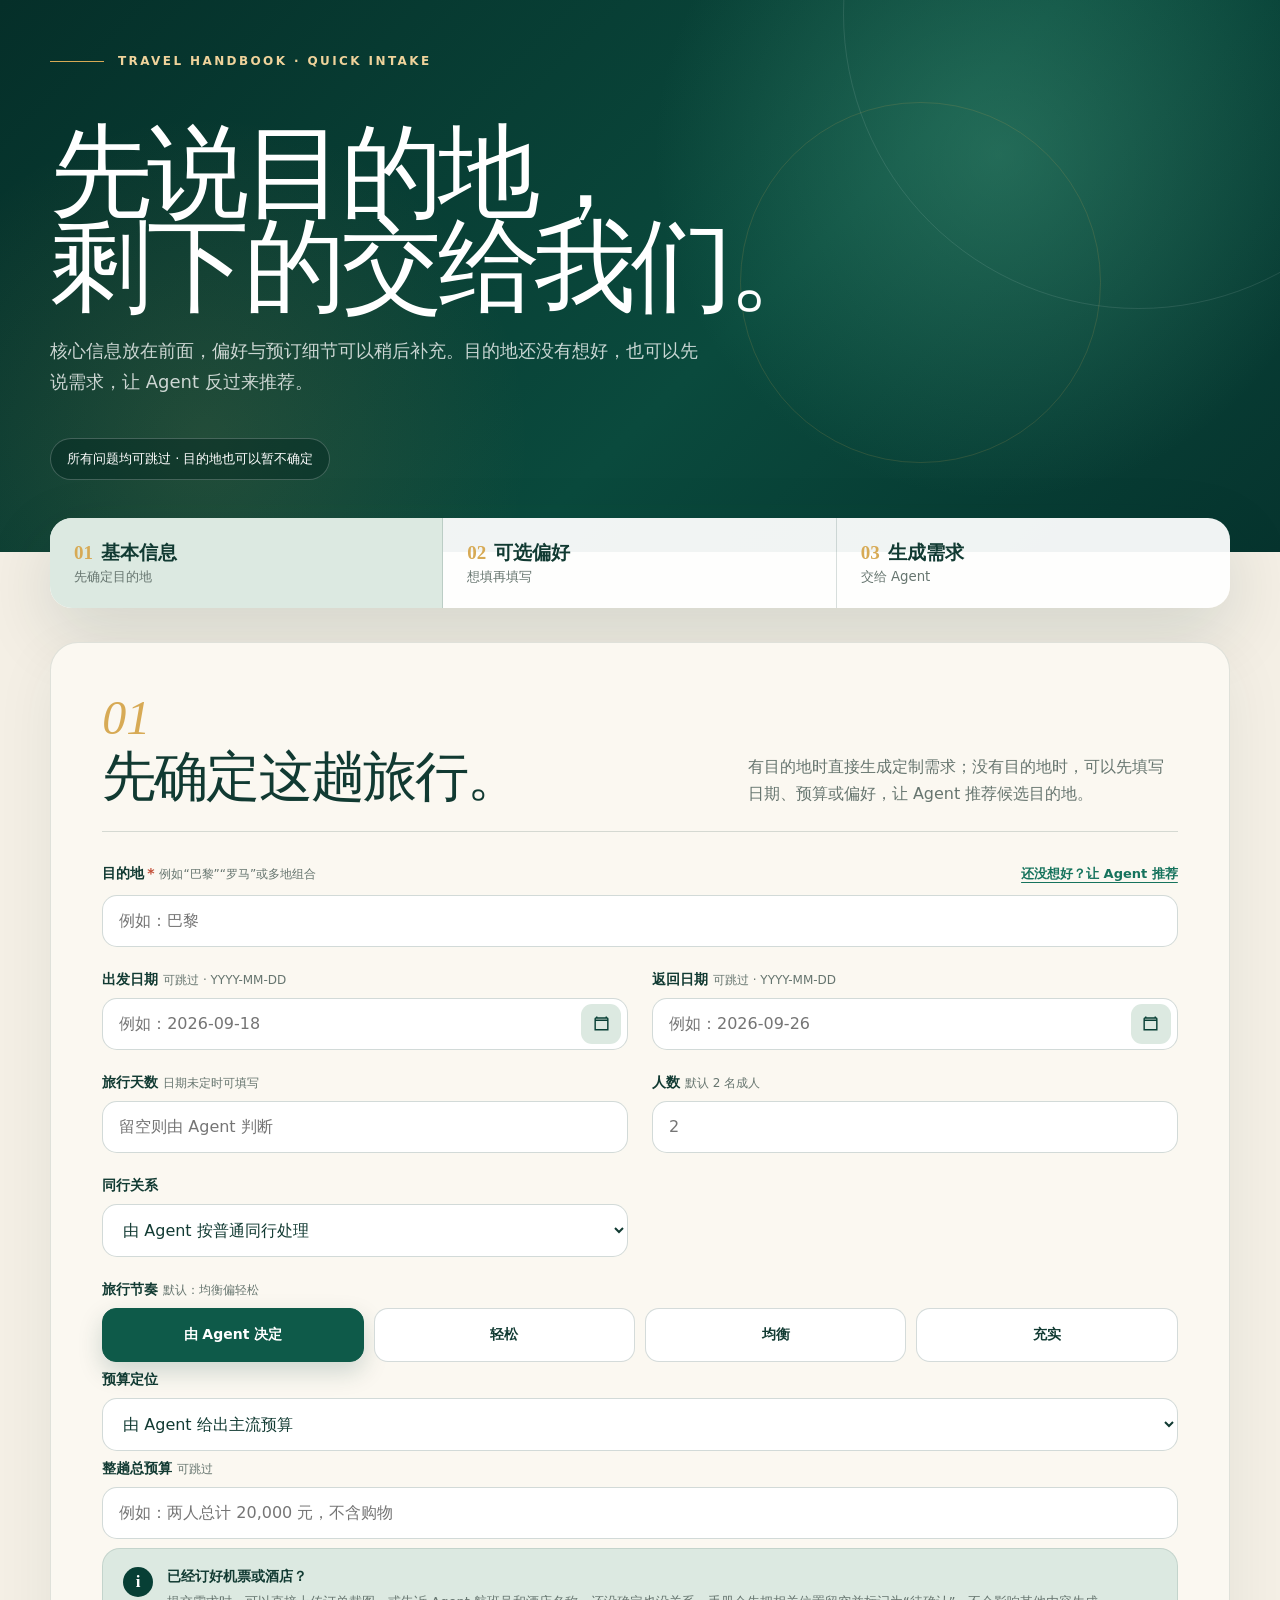
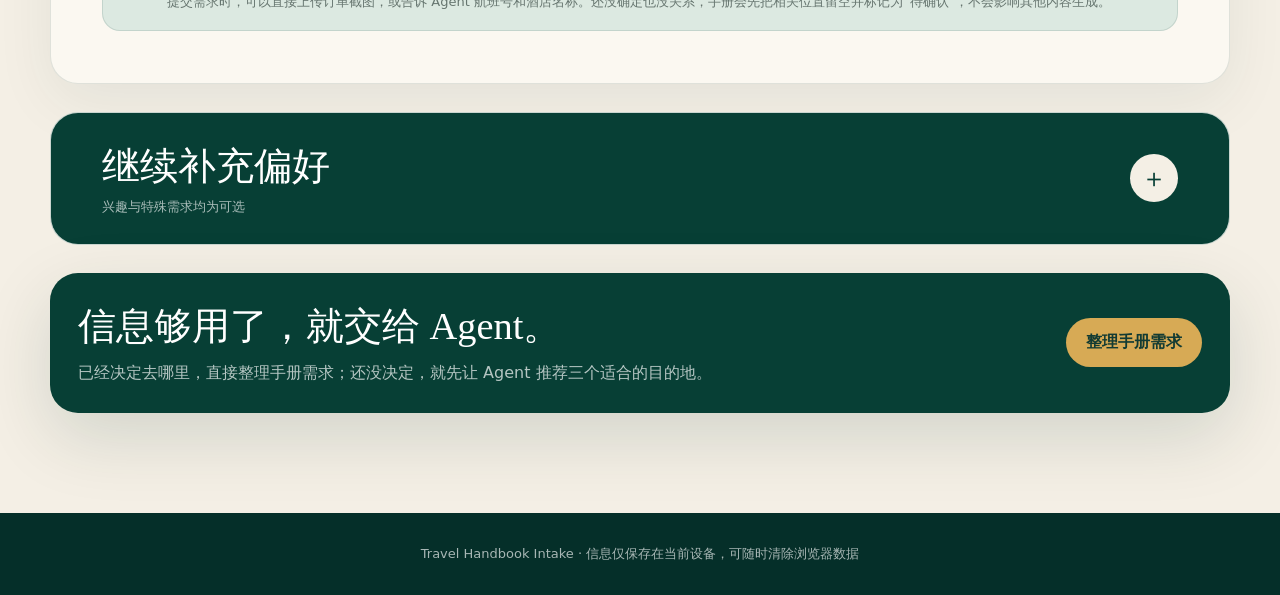
<file: assets/intake-questionnaire/index.html>
<!doctype html>
<html lang="zh-CN">
<head>
  <meta charset="utf-8">
  <meta name="viewport" content="width=device-width,initial-scale=1,viewport-fit=cover">
  <meta name="theme-color" content="#073f35">
  <title>旅行手册定制问卷</title>
  <style>
    :root {
      --forest:#073f35; --forest-2:#0e5a49; --leaf:#16735d; --mint:#dce9e1;
      --paper:#f4efe5; --paper-2:#fbf8f1; --ink:#113a32; --muted:#66756f;
      --gold:#d7aa55; --line:rgba(17,58,50,.16); --shadow:0 24px 70px rgba(5,48,40,.14);
      --serif:"Songti SC","STSong","Noto Serif SC",Georgia,serif;
      --sans:"PingFang SC","Microsoft YaHei","Noto Sans SC",system-ui,sans-serif;
    }
    *{box-sizing:border-box}
    html{scroll-behavior:smooth;background:var(--forest)}
    body{margin:0;color:var(--ink);background:var(--paper);font-family:var(--sans);-webkit-font-smoothing:antialiased}
    button,input,select,textarea{font:inherit;color:inherit}
    button{cursor:pointer}
    .hero{min-height:46vh;color:#fff;background:
      radial-gradient(circle at 78% 28%,rgba(71,157,127,.42),transparent 32%),
      radial-gradient(circle at 16% 80%,rgba(215,170,85,.13),transparent 28%),
      linear-gradient(135deg,#052f29 0%,#0a4a3d 58%,#06342e 100%);position:relative;overflow:hidden}
    .hero:before,.hero:after{content:"";position:absolute;border:1px solid rgba(255,255,255,.1);border-radius:50%;width:46vw;height:46vw;right:-12vw;top:-22vw}
    .hero:after{width:28vw;height:28vw;right:14vw;top:8vw;border-color:rgba(215,170,85,.16)}
    .hero-inner{width:min(1180px,calc(100% - 40px));margin:auto;padding:54px 0 72px;position:relative;z-index:1}
    .eyebrow{display:flex;align-items:center;gap:14px;color:#efd39b;font-size:12px;font-weight:700;letter-spacing:.2em;text-transform:uppercase}
    .eyebrow:before{content:"";width:54px;height:1px;background:var(--gold)}
    h1{font-family:var(--serif);font-size:clamp(48px,8vw,112px);font-weight:500;line-height:.92;letter-spacing:-.05em;margin:58px 0 22px;max-width:900px;text-wrap:balance}
    .hero p{max-width:660px;font-size:18px;line-height:1.7;color:rgba(255,255,255,.78);text-wrap:pretty}
    .hero-note{display:inline-flex;align-items:center;gap:10px;margin-top:22px;padding:11px 16px;border:1px solid rgba(255,255,255,.22);border-radius:999px;background:rgba(3,39,33,.45);font-size:13px;color:#fff}
    main{width:min(1180px,calc(100% - 40px));margin:-34px auto 0;position:relative;z-index:2;padding-bottom:100px}
    .progress{display:grid;grid-template-columns:repeat(3,1fr);background:rgba(255,255,255,.94);border-radius:22px;box-shadow:var(--shadow);overflow:hidden}
    .progress div{padding:22px 24px;border-right:1px solid var(--line)}
    .progress div:last-child{border:0}.progress b{display:block;font-family:var(--serif);font-size:19px}.progress small{color:var(--muted)}
    .progress .active{background:var(--mint)}.progress em{font-style:normal;color:var(--gold);font-weight:800;margin-right:8px}
    form{margin-top:34px}.section{margin:28px 0 0;padding:clamp(24px,4vw,54px);background:var(--paper-2);border:1px solid rgba(17,58,50,.12);border-radius:28px;box-shadow:0 18px 60px rgba(18,59,50,.07)}
    .section-head{display:flex;justify-content:space-between;gap:30px;align-items:end;padding-bottom:24px;border-bottom:1px solid var(--line)}
    .section-no{font-family:var(--serif);font-size:48px;font-style:italic;color:var(--gold);line-height:1}
    h2{font-family:var(--serif);font-size:clamp(30px,4.2vw,54px);font-weight:500;line-height:1.1;margin:6px 0 0;letter-spacing:-.035em}
    .section-head p{max-width:430px;margin:0;color:var(--muted);line-height:1.65}
    .grid{display:grid;grid-template-columns:repeat(2,minmax(0,1fr));gap:24px;margin-top:30px}
    .field{display:flex;flex-direction:column;gap:9px}.field.full{grid-column:1/-1}.field label,.field>span{font-weight:700;font-size:14px}.hint{font-size:12px;color:var(--muted);font-weight:400}.required{color:#c34f38;font-weight:800;margin-left:3px}.field-note{display:block;margin-top:-2px;color:var(--muted);font-size:12px;line-height:1.55;font-weight:400}.label-line{display:flex;justify-content:space-between;align-items:center;gap:12px}.mode-link{border:0;background:transparent;color:var(--leaf);padding:3px 0;font-size:13px;font-weight:750;text-decoration:underline;text-underline-offset:4px}.mode-link:hover{color:var(--forest)}.recommend-mode .required{display:none}.recommend-mode #destination{background:var(--mint);color:var(--muted);border-style:dashed}
    input,select,textarea{width:100%;border:1px solid rgba(17,58,50,.19);border-radius:15px;background:#fff;padding:15px 16px;outline:none;transition:border-color .18s,box-shadow .18s}
    input,select{min-height:52px}textarea{min-height:112px;resize:vertical;line-height:1.6}
    .date-control{position:relative}.date-control>input[type="text"]{padding-right:58px}.date-picker-native{position:absolute!important;width:1px!important;height:1px!important;opacity:0!important;pointer-events:none!important;padding:0!important;border:0!important}
    .calendar-button{position:absolute;right:7px;top:50%;transform:translateY(-50%);width:40px;height:40px;border:0;border-radius:11px;background:var(--mint);color:var(--forest);display:grid;place-items:center;padding:0}.calendar-button svg{width:19px;height:19px;fill:none;stroke:currentColor;stroke-width:1.8}.calendar-button:active{transform:translateY(-50%) scale(.96)}
    input:focus,select:focus,textarea:focus{border-color:var(--leaf);box-shadow:0 0 0 4px rgba(22,115,93,.12)}
    .choice-grid{display:grid;grid-template-columns:repeat(4,minmax(0,1fr));gap:10px}
    .choice{position:relative}.choice input{position:absolute;opacity:0;pointer-events:none}
    .choice label{display:flex;min-height:54px;align-items:center;justify-content:center;text-align:center;padding:10px 12px;border:1px solid rgba(17,58,50,.18);border-radius:14px;background:#fff;font-size:14px;transition:background .18s,color .18s,border-color .18s,transform .12s}
    .choice input:checked+label{background:var(--forest-2);border-color:var(--forest-2);color:#fff;box-shadow:0 10px 24px rgba(7,63,53,.18)}
    .choice label:active,.btn:active{transform:scale(.96)}
    details.optional{margin-top:28px;border-radius:28px;background:#e5ece7;border:1px solid rgba(17,58,50,.13);overflow:hidden}
    details.optional>summary{list-style:none;display:flex;align-items:center;justify-content:space-between;gap:20px;padding:28px clamp(24px,4vw,52px);cursor:pointer;background:var(--forest);color:#fff}
    details.optional>summary::-webkit-details-marker{display:none}.optional-title b{display:block;font-family:var(--serif);font-size:clamp(25px,3vw,38px);font-weight:500}.optional-title small{display:block;margin-top:6px;color:rgba(255,255,255,.66)}
    .toggle{width:48px;height:48px;border-radius:50%;background:var(--paper);color:var(--forest);display:grid;place-items:center;font-size:26px;line-height:1;flex:0 0 auto;transition:transform .22s}
    details[open] .toggle{transform:rotate(45deg)}.optional-body{padding:8px clamp(24px,4vw,52px) 46px}
    .subhead{margin:34px 0 14px;font-family:var(--serif);font-size:24px;font-weight:600}
    .booking-note{grid-column:1/-1;display:grid;grid-template-columns:auto 1fr;gap:14px;align-items:start;padding:18px 20px;border-radius:18px;background:var(--mint);border:1px solid rgba(17,58,50,.12)}
    .booking-note b{display:grid;place-items:center;width:30px;height:30px;border-radius:50%;background:var(--forest);color:#fff;font-family:var(--serif);font-size:17px}.booking-note strong{display:block;margin:1px 0 5px;font-size:14px}.booking-note p{margin:0;color:var(--muted);font-size:13px;line-height:1.65}
    .conditional{display:none}.conditional.show{display:flex}.conditional-block{display:none;grid-column:1/-1}.conditional-block.show{display:grid}.decision-grid{grid-template-columns:repeat(2,minmax(0,1fr));margin-top:0;padding:20px;border-radius:20px;background:rgba(220,233,225,.55);border:1px solid var(--line)}
    .generate{margin-top:28px;padding:28px;border-radius:28px;background:var(--forest);color:#fff;box-shadow:var(--shadow)}
    .generate-inner{display:grid;grid-template-columns:1fr auto;gap:28px;align-items:center}.generate h3{font-family:var(--serif);font-size:clamp(27px,3vw,42px);font-weight:500;margin:0 0 8px}.generate p{margin:0;color:rgba(255,255,255,.7);line-height:1.6}
    .buttons{display:flex;flex-wrap:wrap;gap:10px}.btn{border:0;border-radius:999px;padding:14px 20px;min-height:48px;font-weight:750;transition:transform .12s,background .18s}.btn.primary{background:var(--gold);color:#123b33}.btn.secondary{background:#fff;color:var(--forest)}.btn.ghost{background:transparent;color:#fff;border:1px solid rgba(255,255,255,.32)}
    .result{display:none;margin-top:28px;padding:clamp(24px,4vw,48px);border-radius:28px;background:#fff;border:1px solid var(--line);box-shadow:var(--shadow)}.result.show{display:block}.result h3{font-family:var(--serif);font-size:34px;margin:0 0 8px}.result>p{color:var(--muted)}
    .request{white-space:pre-wrap;line-height:1.75;background:var(--paper);padding:22px;border-radius:18px;border:1px solid var(--line);margin:20px 0;max-height:430px;overflow:auto}
    .result-actions{display:flex;gap:10px;flex-wrap:wrap}.status{font-size:13px;color:var(--leaf);font-weight:700;min-height:20px;margin-top:10px}
    footer{background:#052f29;color:rgba(255,255,255,.65);padding:32px 20px;text-align:center;font-size:13px}
    @media(max-width:760px){
      .hero{min-height:auto}.hero-inner{padding:38px 0 66px}.eyebrow:before{width:32px}h1{margin-top:44px;font-size:54px}.hero p{font-size:16px}
      main{width:min(100% - 24px,1180px);margin-top:-28px}.progress div{padding:16px 12px}.progress b{font-size:15px}.progress small{font-size:11px}.progress em{display:block;margin:0 0 3px}
      .section{border-radius:22px;padding:24px 18px}.section-head{display:block}.section-head p{margin-top:14px}.section-no{font-size:38px}.grid{grid-template-columns:1fr;gap:18px}.field.full{grid-column:auto}
      .choice-grid{grid-template-columns:repeat(2,minmax(0,1fr))}.choice label{font-size:13px;min-height:52px}input,select,textarea{font-size:16px}.decision-grid{grid-template-columns:1fr;padding:16px}.booking-note{padding:16px}
      details.optional{border-radius:22px}details.optional>summary{padding:22px 18px}.optional-body{padding:4px 18px 32px}.toggle{width:42px;height:42px}
      .generate{padding:24px 18px}.generate-inner{grid-template-columns:1fr}.buttons{display:grid;grid-template-columns:1fr}.btn{width:100%}.result{border-radius:22px;padding:24px 18px}
    }
    @media(prefers-reduced-motion:reduce){*{scroll-behavior:auto!important;transition:none!important}}
  </style>
</head>
<body>
  <header class="hero">
    <div class="hero-inner">
      <div class="eyebrow">Travel handbook · Quick intake</div>
      <h1>先说目的地，<br>剩下的交给我们。</h1>
      <p>核心信息放在前面，偏好与预订细节可以稍后补充。目的地还没有想好，也可以先说需求，让 Agent 反过来推荐。</p>
      <div class="hero-note">所有问题均可跳过 · 目的地也可以暂不确定</div>
    </div>
  </header>

  <main>
    <nav class="progress" aria-label="填写进度">
      <div class="active"><b><em>01</em>基本信息</b><small>先确定目的地</small></div>
      <div><b><em>02</em>可选偏好</b><small>想填再填写</small></div>
      <div><b><em>03</em>生成需求</b><small>交给 Agent</small></div>
    </nav>

    <form id="travelForm">
      <section class="section" aria-labelledby="coreTitle">
        <div class="section-head">
          <div><div class="section-no">01</div><h2 id="coreTitle">先确定这趟旅行。</h2></div>
          <p>有目的地时直接生成定制需求；没有目的地时，可以先填写日期、预算或偏好，让 Agent 推荐候选目的地。</p>
        </div>
        <div class="grid">
          <div class="field full" id="destinationField">
            <div class="label-line"><label for="destination">目的地<span class="required" aria-label="必填">*</span> <span class="hint">例如“巴黎”“罗马”或多地组合</span></label><button class="mode-link" id="destinationMode" type="button">还没想好？让 Agent 推荐</button></div>
            <input id="destination" name="destination" required autocomplete="off" placeholder="例如：巴黎">
          </div>
          <div class="field"><label for="startDate">出发日期 <span class="hint">可跳过 · YYYY-MM-DD</span></label><div class="date-control"><input id="startDate" name="startDate" type="text" inputmode="numeric" autocomplete="off" maxlength="10" pattern="\d{4}-\d{2}-\d{2}" placeholder="例如：2026-09-18"><input class="date-picker-native" id="startDatePicker" type="date" tabindex="-1" aria-hidden="true"><button class="calendar-button" type="button" data-picker="startDatePicker" aria-label="选择出发日期"><svg viewBox="0 0 24 24" aria-hidden="true"><path d="M6 3v3M18 3v3M4 8h16M5 5h14a1 1 0 0 1 1 1v14H4V6a1 1 0 0 1 1-1Z"/></svg></button></div></div>
          <div class="field"><label for="endDate">返回日期 <span class="hint">可跳过 · YYYY-MM-DD</span></label><div class="date-control"><input id="endDate" name="endDate" type="text" inputmode="numeric" autocomplete="off" maxlength="10" pattern="\d{4}-\d{2}-\d{2}" placeholder="例如：2026-09-26"><input class="date-picker-native" id="endDatePicker" type="date" tabindex="-1" aria-hidden="true"><button class="calendar-button" type="button" data-picker="endDatePicker" aria-label="选择返回日期"><svg viewBox="0 0 24 24" aria-hidden="true"><path d="M6 3v3M18 3v3M4 8h16M5 5h14a1 1 0 0 1 1 1v14H4V6a1 1 0 0 1 1-1Z"/></svg></button></div></div>
          <div class="field"><label for="days">旅行天数 <span class="hint">日期未定时可填写</span></label><input id="days" name="days" type="number" min="1" max="60" inputmode="numeric" placeholder="留空则由 Agent 判断"></div>
          <div class="field"><label for="travelers">人数 <span class="hint">默认 2 名成人</span></label><input id="travelers" name="travelers" type="number" min="1" max="30" inputmode="numeric" placeholder="2"></div>
          <div class="field"><label for="relationship">同行关系</label><select id="relationship" name="relationship"><option value="">由 Agent 按普通同行处理</option><option>情侣或夫妻</option><option>朋友</option><option>家庭</option><option>亲子</option><option>带长辈</option><option>独自旅行</option><option>其他</option></select></div>
          <div class="field full"><span>旅行节奏 <span class="hint">默认：均衡偏轻松</span></span><div class="choice-grid">
            <div class="choice"><input type="radio" id="paceDefault" name="pace" value="由 Agent 决定" checked><label for="paceDefault">由 Agent 决定</label></div>
            <div class="choice"><input type="radio" id="paceRelax" name="pace" value="轻松"><label for="paceRelax">轻松</label></div>
            <div class="choice"><input type="radio" id="paceBalanced" name="pace" value="均衡"><label for="paceBalanced">均衡</label></div>
            <div class="choice"><input type="radio" id="paceFull" name="pace" value="充实"><label for="paceFull">充实</label></div>
          </div>
          <div class="field"><label for="budgetLevel">预算定位</label><select id="budgetLevel" name="budgetLevel"><option value="由 Agent 给出主流预算">由 Agent 给出主流预算</option><option>经济实用</option><option>舒适型</option><option>品质型</option><option>高端型</option></select></div>
          <div class="field"><label for="budgetAmount">整趟总预算 <span class="hint">可跳过</span></label><input id="budgetAmount" name="budgetAmount" placeholder="例如：两人总计 20,000 元，不含购物"></div>
          <aside class="booking-note"><b>i</b><div><strong>已经订好机票或酒店？</strong><p>提交需求时，可以直接上传订单截图，或告诉 Agent 航班号和酒店名称。还没确定也没关系，手册会先把相关位置留空并标记为“待确认”，不会影响其他内容生成。</p></div></aside>
        </div>
      </section>

      <details class="optional" id="optionalPanel">
        <summary><span class="optional-title"><b>继续补充偏好</b><small>兴趣与特殊需求均为可选</small></span><span class="toggle" aria-hidden="true">＋</span></summary>
        <div class="optional-body">
          <h3 class="subhead">最想把时间留给什么？ <span class="hint">建议选择 3–5 项</span></h3>
          <div class="choice-grid" id="interestChoices">
            <div class="choice"><input type="checkbox" id="i1" name="interests" value="经典景点"><label for="i1">经典景点</label></div>
            <div class="choice"><input type="checkbox" id="i2" name="interests" value="美食"><label for="i2">美食</label></div>
            <div class="choice"><input type="checkbox" id="i3" name="interests" value="购物"><label for="i3">购物</label></div>
            <div class="choice"><input type="checkbox" id="i4" name="interests" value="自然风景"><label for="i4">自然风景</label></div>
            <div class="choice"><input type="checkbox" id="i5" name="interests" value="历史文化"><label for="i5">历史文化</label></div>
            <div class="choice"><input type="checkbox" id="i6" name="interests" value="城市漫游"><label for="i6">城市漫游</label></div>
            <div class="choice"><input type="checkbox" id="i7" name="interests" value="拍照与视觉氛围"><label for="i7">拍照与氛围</label></div>
            <div class="choice"><input type="checkbox" id="i8" name="interests" value="有辨识度的当地体验"><label for="i8">特色体验</label></div>
            <div class="choice"><input type="checkbox" id="i9" name="interests" value="海岛与沙滩"><label for="i9">海岛与沙滩</label></div>
            <div class="choice"><input type="checkbox" id="i10" name="interests" value="夜生活"><label for="i10">夜生活</label></div>
            <div class="choice"><input type="checkbox" id="i11" name="interests" value="亲子"><label for="i11">亲子</label></div>
            <div class="choice"><input type="checkbox" id="i12" name="interests" value="户外运动"><label for="i12">户外运动</label></div>
            <div class="choice"><input type="checkbox" id="i13" name="interests" value="咖啡与甜品"><label for="i13">咖啡与甜品</label></div>
            <div class="choice"><input type="checkbox" id="i14" name="interests" value="潮流街区"><label for="i14">潮流街区</label></div>
            <div class="choice"><input type="checkbox" id="i15" name="interests" value="设计、艺术与展览"><label for="i15">设计与展览</label></div>
            <div class="choice"><input type="checkbox" id="i16" name="interests" value="美妆、时尚与买手店"><label for="i16">美妆与时尚</label></div>
            <div class="choice"><input type="checkbox" id="i17" name="interests" value="夜景、音乐与酒吧"><label for="i17">夜景与酒吧</label></div>
            <div class="choice"><input type="checkbox" id="i18" name="interests" value="影视与流行文化"><label for="i18">影视与流行文化</label></div>
            <div class="choice"><input type="checkbox" id="i19" name="interests" value="二次元、动漫与游戏文化"><label for="i19">二次元与游戏</label></div>
            <div class="choice"><input type="checkbox" id="i20" name="interests" value="K-pop、偶像与韩流文化"><label for="i20">K-pop 与韩流</label></div>
          </div>
          <div class="grid">
            <div class="field"><label for="mustGo">特别想去</label><textarea id="mustGo" name="mustGo" placeholder="地点、餐厅、活动都可以；空着则安排主流经典"></textarea></div>
            <div class="field"><label for="avoid">明确不想去</label><textarea id="avoid" name="avoid" placeholder="例如：不去主题乐园、不安排长途徒步"></textarea></div>
          </div>

          <h3 class="subhead">需要特别照顾的地方</h3>
          <div class="grid">
            <div class="field full"><label for="constraints">健康、饮食、行动或时间限制</label><textarea id="constraints" name="constraints" placeholder="例如：不喜欢早起、控制步行量、海鲜过敏"></textarea></div>
<div class="field full"><label for="notes">其他想告诉 Agent 的内容</label><textarea id="notes" name="notes" placeholder="用自然语言说就好，例如：第一次去，重要景点不要遗漏；喜欢特色美食，也愿意去值得体验的热门店。"></textarea></div>
          </div>
        </div>
      </details>

      <section class="generate" aria-labelledby="generateTitle">
        <div class="generate-inner">
          <div><h3 id="generateTitle">信息够用了，就交给 Agent。</h3><p>已经决定去哪里，直接整理手册需求；还没决定，就先让 Agent 推荐三个适合的目的地。</p></div>
          <div class="buttons"><button class="btn primary" id="submitButton" type="submit">整理手册需求</button></div>
        </div>
      </section>
    </form>

    <section class="result" id="result" aria-live="polite">
      <h3 id="resultTitle">你的旅行手册需求</h3>
      <p>复制后发给任意支持该 Skill 的 Agent。</p>
      <div class="request" id="requestText"></div>
      <div class="result-actions"><button class="btn primary" id="copyButton" type="button">复制给 Agent</button></div>
      <div class="status" id="status"></div>
    </section>
  </main>
  <footer>Travel Handbook Intake · 信息仅保存在当前设备，可随时清除浏览器数据</footer>

  <script>
  (()=>{
    const form=document.getElementById('travelForm'), key='travel-handbook-intake-v2';
    const $=id=>document.getElementById(id);
    const setMode=(recommend,focus=true)=>{
      form.dataset.mode=recommend?'recommend':'handbook';
      $('destinationField').classList.toggle('recommend-mode',recommend);
      $('destination').required=!recommend;
      $('destination').disabled=recommend;
      $('destination').placeholder=recommend?'将根据日期、预算与偏好推荐目的地':'例如：巴黎';
      $('destinationMode').textContent=recommend?'我已经有目的地':'还没想好？让 Agent 推荐';
      $('submitButton').textContent=recommend?'整理目的地推荐需求':'整理手册需求';
      if(!recommend&&focus)$('destination').focus();
    };
    const values=()=>{
      const fd=new FormData(form), data={};
      for(const [k,v] of fd.entries()) k==='interests'?(data[k]??=[]).push(v):data[k]=v.trim?.()??v;
      data.interests??=[]; data.requestMode=form.dataset.mode||'handbook'; data.schema='travel-handbook-super-private-intake/1.1';
      data.transportStatus='pending';
      data.stayStatus='pending';
      data.budgetPlan={level:data.budgetLevel||'',totalTrip:data.budgetAmount||''};
      data.createdAt=new Date().toISOString();
      return data;
    };
    const save=()=>localStorage.setItem(key,JSON.stringify(values()));
    const restore=()=>{
      try{const data=JSON.parse(localStorage.getItem(key)||'{}'); Object.entries(data).forEach(([name,value])=>{
        const controls=form.elements[name]; if(!controls)return;
        if(name==='interests'){[...controls].forEach(c=>c.checked=value.includes(c.value));return;}
        if(controls instanceof RadioNodeList){[...controls].forEach(c=>c.checked=c.value===value);return;}
        controls.value=value;
      }); setMode(data.requestMode==='recommend',false);}catch(e){setMode(false,false)}
    };
    const text=data=>{
      const destination=data.destination||'（请填写目的地）';
      const date=data.startDate?(data.endDate?`${data.startDate} 至 ${data.endDate}`:`${data.startDate} 出发`):(data.days?`${data.days} 天，日期未定`:'日期与天数由 Agent 根据目的地决定');
      const travelers=data.travelers?`${data.travelers} 人${data.relationship?`，${data.relationship}`:''}`:`人数未填写，按 2 名成人的普通同行方案处理`;
      const interests=data.interests.length?data.interests.join('、'):'未指定，按经典地标、美食、潮流街区、好逛购物与视觉氛围的年轻旅行主流组合安排';
      const lines=[
        `请使用 build-personalized-travel-guide-open-source Skill，先为我拟一份 ${destination} 的逐日行程草案。此阶段不要研究或生成完整手册；等我确认草案后，再继续制作完整旅行手册。`,
        '',`【基础信息】`,`旅行时间：${date}`,`旅行者：${travelers}`,`节奏：${data.pace||'由 Agent 决定'}`,
        '',`【预算】`,`预算定位：${data.budgetLevel||'由 Agent 给出主流预算'}`,`整趟总预算：${data.budgetAmount||'未指定，由 Agent 按主流方案估算'}`,`兴趣重点：${interests}`,
        `交通和住宿不需要搜索或推荐。如果我随消息上传了订单截图，或另外提供航班号、酒店名称及日期，请提取并整理进手册；未提供时保持“待确认”，不要阻塞行程生成。`,
        '',`【个性化要求】`,`特别想去：${data.mustGo||'未指定'}`,`明确避开：${data.avoid||'未指定'}`,`限制与照顾：${data.constraints||'未指定'}`,`其他说明：${data.notes||'未指定'}`,
        '',`请把我选择的兴趣真正用于筛选地点和安排时间：主要行程中约三分之二的可选活动应直接匹配这些兴趣，避免为了填满模块加入低相关、重复或到处都能体验的项目。未指定偏好时，在保留首次到访经典内容的基础上，适度偏向中国年轻旅行者普遍更感兴趣的美食、潮流街区、设计审美、购物、拍照氛围和轻松夜间体验；不排斥网红店或热门打卡点，按兴趣匹配度、路线、排队时间、预算和体验价值筛选，热度高低本身不作为入选或排除依据；无需为此增加额外的大范围搜索。所有未填写内容使用可靠、路线顺畅的默认方案。动态价格与开放信息不能可靠核验时使用保守表达，不得编造。Google Maps 评分查不到就省略，不要单独反复搜索。`
      ]; return lines.join('\n');
    };
    const recommendationText=data=>{
      const date=data.startDate?(data.endDate?`${data.startDate} 至 ${data.endDate}`:`${data.startDate} 出发`):(data.days?`${data.days} 天，日期未定`:'日期与天数未定');
      const travelers=data.travelers?`${data.travelers} 人${data.relationship?`，${data.relationship}`:''}`:'人数未定';
      const interests=data.interests.length?data.interests.join('、'):'未指定，请采用适合第一次旅行的主流组合';
      return [
        '我还没有确定目的地。请先根据以下需求推荐 3 个真正有区别、适合执行的旅行目的地；此阶段不要生成完整旅行手册。',
        '',`【旅行条件】`,`时间：${date}`,`旅行者：${travelers}`,`节奏：${data.pace||'由 Agent 决定'}`,`预算定位：${data.budgetLevel||'由 Agent 给出主流预算'}`,`整趟总预算：${data.budgetAmount||'未指定'}`,`兴趣：${interests}`,
        `特别想要：${data.mustGo||'未指定'}`,`明确避开：${data.avoid||'未指定'}`,`限制与照顾：${data.constraints||'未指定'}`,`其他说明：${data.notes||'未指定'}`,
        '',`【推荐要求】`,`请为每个候选目的地说明：为什么匹配、建议天数、最适合的玩法、季节与天气适配，以及有依据的当地旅行预算区间。无法核验的动态信息不要编造。`,
        `最后给出一个综合首选。等我选定目的地后，使用 build-personalized-travel-guide-open-source Skill 先给逐日行程草案；再等我确认草案后生成完整八模块手册。选定目的地不代表确认行程。`
      ].join('\n');
    };
    const render=()=>{const data=values(),recommend=data.requestMode==='recommend';if(!recommend&&!data.destination){$('destination').focus();$('destination').reportValidity();return;} $('resultTitle').textContent=recommend?'你的目的地推荐需求':'你的旅行手册需求';$('requestText').textContent=recommend?recommendationText(data):text(data);$('result').classList.add('show');$('result').scrollIntoView({behavior:'smooth',block:'start'});save();};
    form.addEventListener('input',save);form.addEventListener('change',save);form.addEventListener('submit',e=>{e.preventDefault();render()});
    $('destinationMode').addEventListener('click',()=>{setMode(form.dataset.mode!=='recommend');save()});
    document.querySelectorAll('.calendar-button').forEach(button=>button.addEventListener('click',()=>{const picker=$(button.dataset.picker);if(typeof picker.showPicker==='function')picker.showPicker();else picker.click()}));
    [['startDatePicker','startDate'],['endDatePicker','endDate']].forEach(([pickerId,textId])=>{$(pickerId).addEventListener('change',()=>{$(textId).value=$(pickerId).value;save()});$(textId).addEventListener('change',()=>{if(/^\d{4}-\d{2}-\d{2}$/.test($(textId).value))$(pickerId).value=$(textId).value})});
    $('copyButton').addEventListener('click',()=>{
      const output=$('requestText'),value=output.textContent;
      const helper=document.createElement('textarea');
      helper.value=value;
      helper.setAttribute('readonly','');
      helper.style.cssText='position:fixed;left:-9999px;top:0;width:1px;height:1px;opacity:0';
      document.body.appendChild(helper);
      helper.focus();helper.select();helper.setSelectionRange(0,helper.value.length);
      let copied=false;
      try{copied=document.execCommand('copy')}catch(e){copied=false}
      helper.remove();
      if(copied){$('status').textContent='已复制，可以直接粘贴给 Agent。';return}
      const range=document.createRange(),selection=getSelection();
      range.selectNodeContents(output);selection.removeAllRanges();selection.addRange(range);
      output.scrollIntoView({behavior:'smooth',block:'center'});
      $('status').textContent='此环境禁止自动复制，已选中全部文字，请按 Ctrl+C；粘贴时按 Ctrl+V。';
    });
    restore();
  })();
  </script>
</body>
</html>
</file>
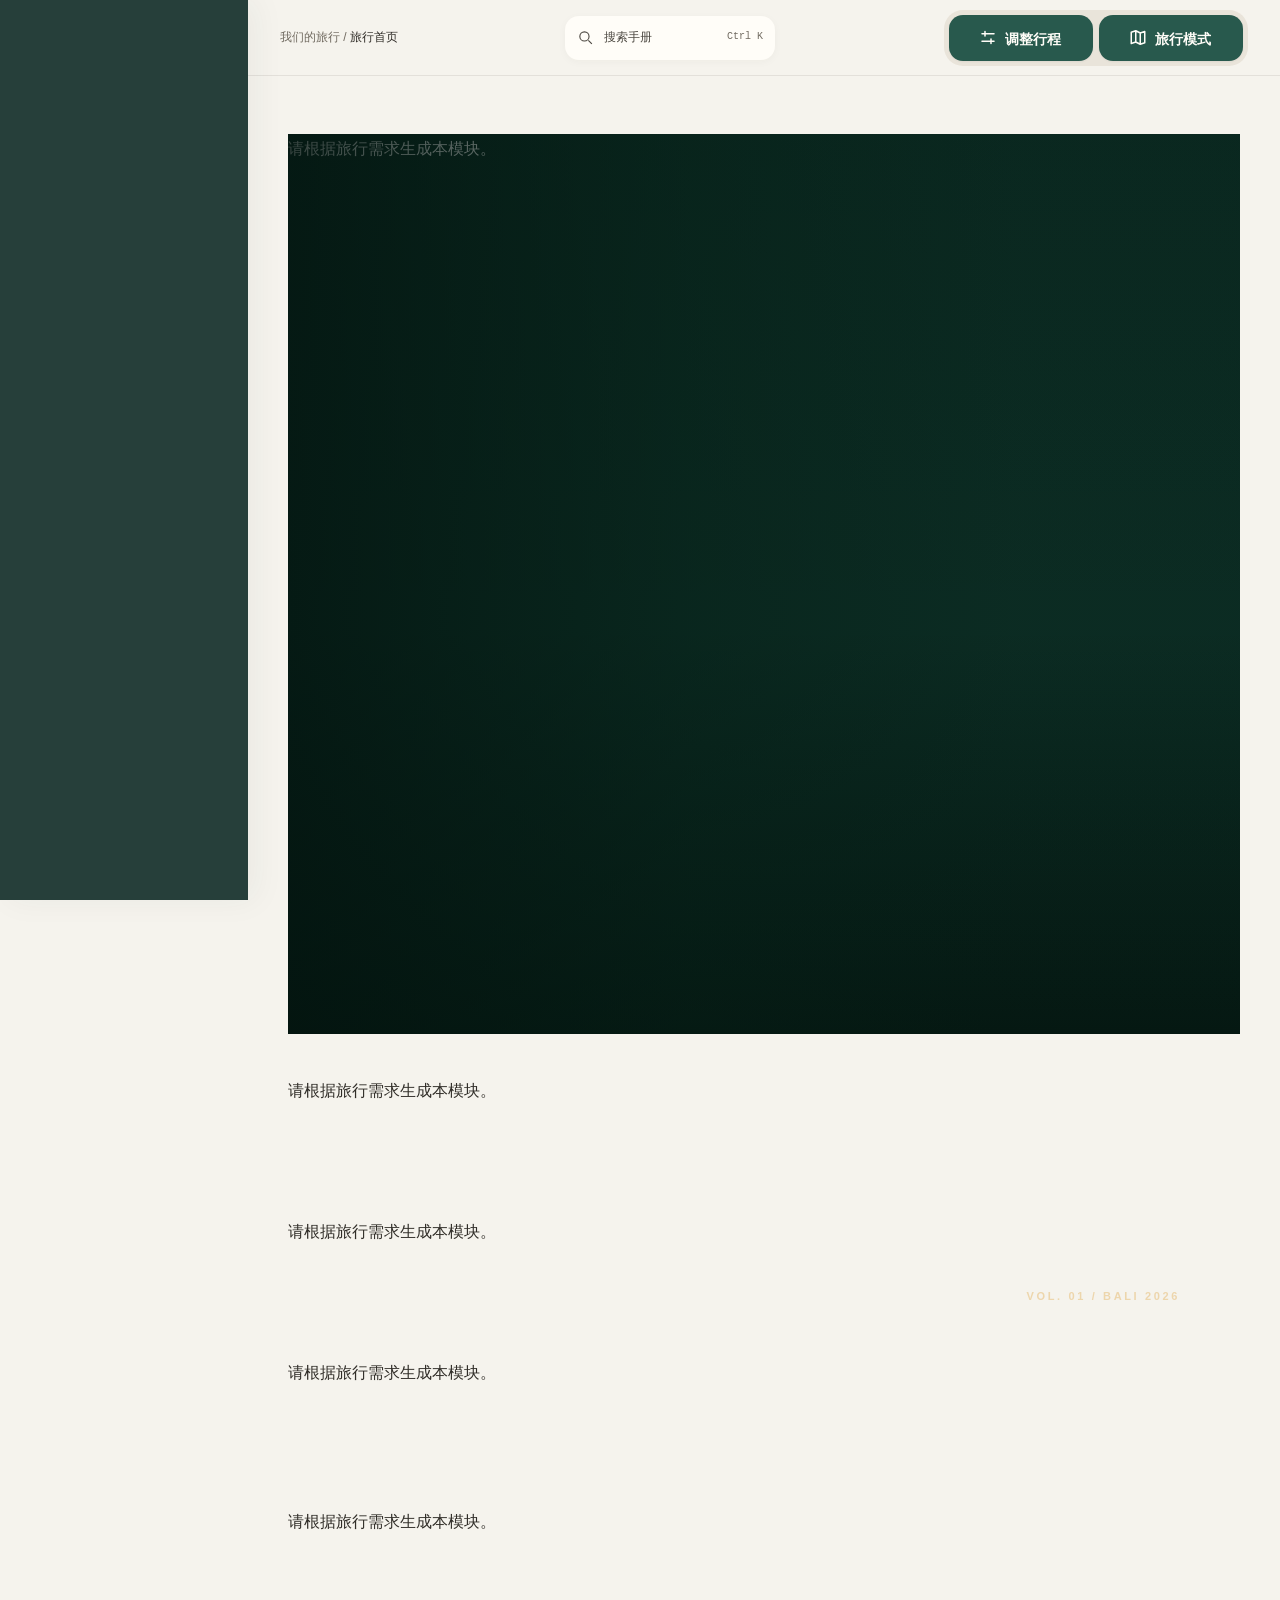
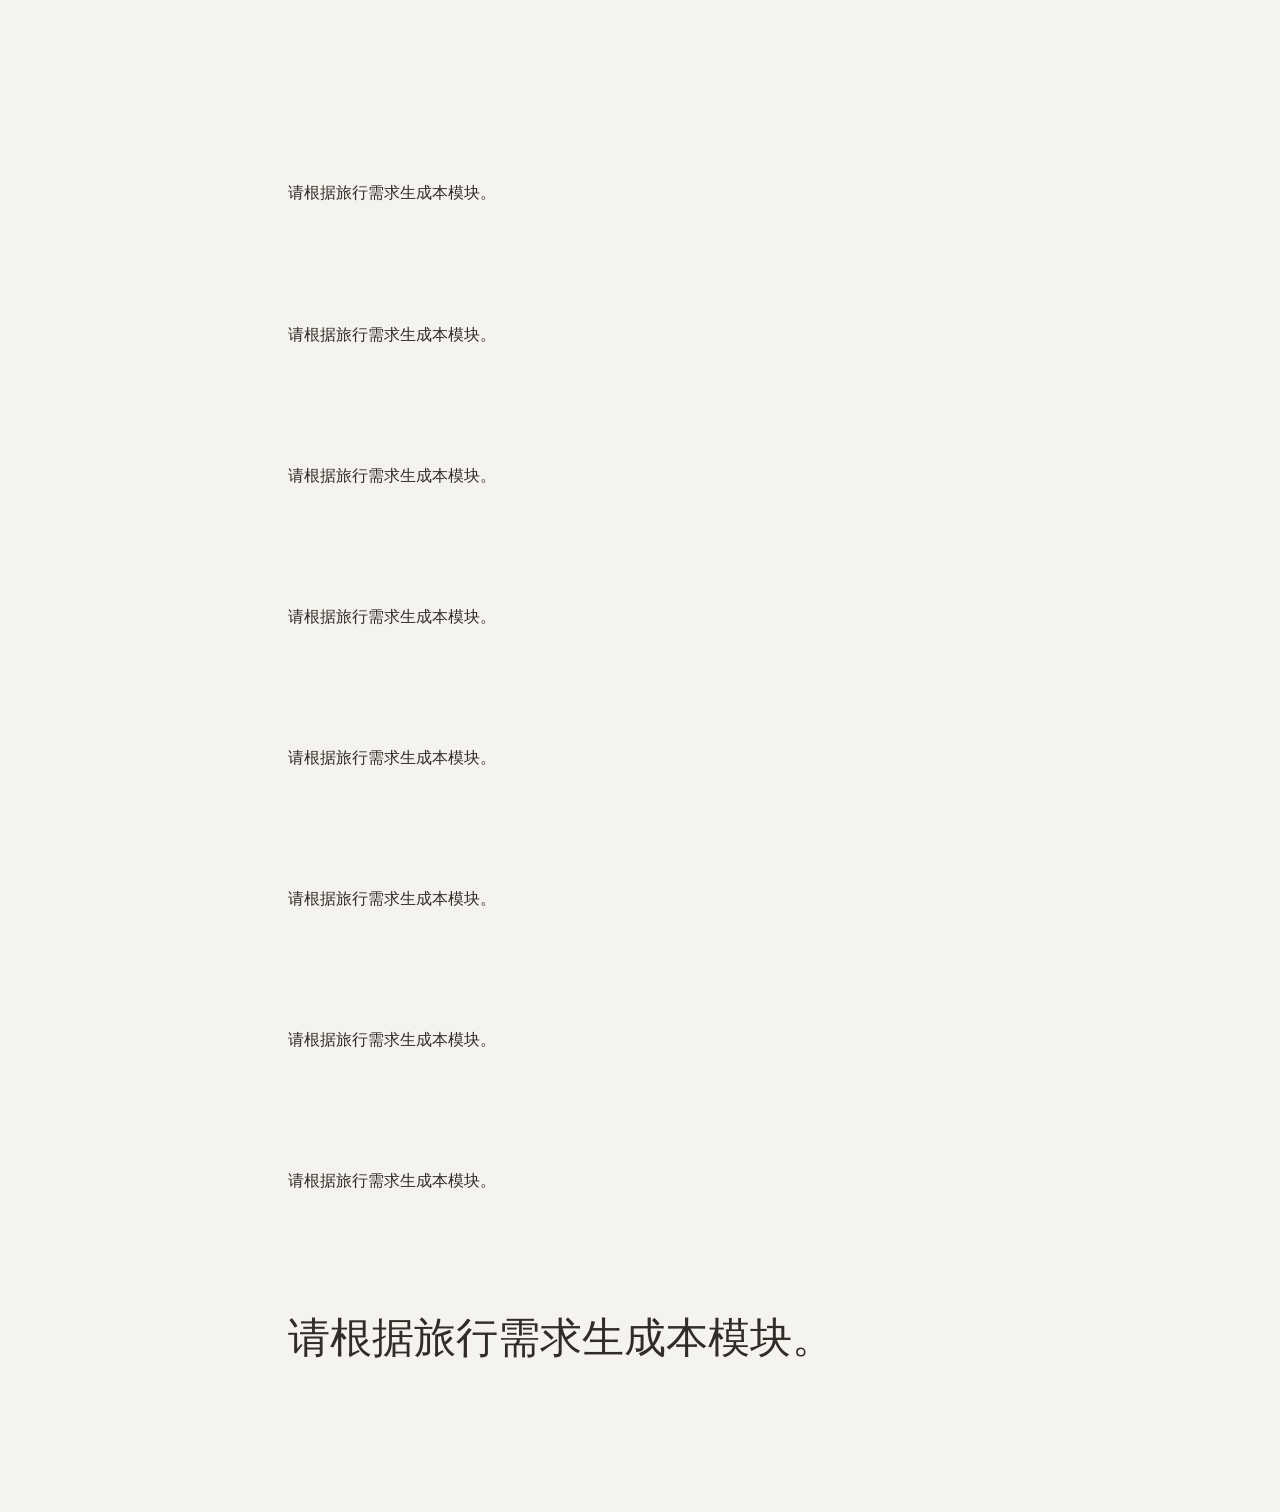
<file: assets/current-system/product/index.html>
<!DOCTYPE html>
<html lang="zh-CN"><head><meta charset="utf-8"><meta name="viewport" content="width=device-width,initial-scale=1,viewport-fit=cover"><title>旅行手册组件模板</title><meta name="description" content="旅行手册开源组件模板"><link rel="stylesheet" href="better-interface.css?v=20260822-3"><style id="desktop-rail-critical">.desktop-chapter-rail{display:none}@media(min-width:1180px){body{--desktop-rail-width:176px}body>main{margin-left:176px;width:calc(100% - 176px)}.desktop-chapter-rail{position:fixed;inset:0 auto 0 0;z-index:120;width:176px;display:flex;flex-direction:column;padding:28px 18px 24px;color:#f5efe1;background:linear-gradient(180deg,#082e29,#0a3a33 55%,#062722);box-shadow:inset -1px 0 rgba(231,214,176,.16),18px 0 46px rgba(0,24,20,.16)}.desktop-chapter-rail__brand{display:block;padding:3px 7px 24px;border-bottom:1px solid rgba(231,214,176,.18)}.desktop-chapter-rail__brand small{display:block;color:#d9aa62;font:700 9px/1.4 Arial,sans-serif;letter-spacing:.2em}.desktop-chapter-rail__brand strong{display:block;margin-top:8px;font:500 19px/1.25 Georgia,serif}.desktop-chapter-rail nav{display:grid;gap:4px;margin:auto 0;padding:20px 0}.desktop-chapter-rail nav a{display:grid;grid-template-columns:28px 1fr;align-items:center;gap:9px;min-height:53px;padding:7px 8px;border-radius:13px;color:rgba(241,239,227,.72)}.desktop-chapter-rail nav a b{color:#d9aa62;font:italic 500 15px/1 Georgia,serif}.desktop-chapter-rail nav a span{font:500 12px/1.3 "Microsoft YaHei",sans-serif;white-space:nowrap}.desktop-chapter-rail nav a.is-active{color:#fff;background:rgba(255,255,255,.09)}.desktop-chapter-rail__foot{padding:18px 7px 2px;border-top:1px solid rgba(231,214,176,.18);color:#eee2c8;font:600 9px/1.6 Arial,sans-serif;letter-spacing:.1em}}</style>
<style>/*! tailwindcss v4.2.1 | MIT License | https://tailwindcss.com */
@layer theme{:root,:host{--font-sans:ui-sans-serif, system-ui, sans-serif, "Apple Color Emoji", "Segoe UI Emoji", "Segoe UI Symbol", "Noto Color Emoji";--font-mono:ui-monospace, SFMono-Regular, Menlo, Monaco, Consolas, "Liberation Mono", "Courier New", monospace;--spacing:.25rem;--default-font-family:var(--font-sans);--default-mono-font-family:var(--font-mono)}}@layer base{*,:after,:before,::backdrop{box-sizing:border-box;border:0 solid;margin:0;padding:0}::file-selector-button{box-sizing:border-box;border:0 solid;margin:0;padding:0}html,:host{-webkit-text-size-adjust:100%;tab-size:4;line-height:1.5;font-family:var(--default-font-family,ui-sans-serif, system-ui, sans-serif, "Apple Color Emoji", "Segoe UI Emoji", "Segoe UI Symbol", "Noto Color Emoji");font-feature-settings:var(--default-font-feature-settings,normal);font-variation-settings:var(--default-font-variation-settings,normal);-webkit-tap-highlight-color:transparent}hr{height:0;color:inherit;border-top-width:1px}abbr:where([title]){-webkit-text-decoration:underline dotted;text-decoration:underline dotted}h1,h2,h3,h4,h5,h6{font-size:inherit;font-weight:inherit}a{color:inherit;-webkit-text-decoration:inherit;-webkit-text-decoration:inherit;-webkit-text-decoration:inherit;-webkit-text-decoration:inherit;text-decoration:inherit}b,strong{font-weight:bolder}code,kbd,samp,pre{font-family:var(--default-mono-font-family,ui-monospace, SFMono-Regular, Menlo, Monaco, Consolas, "Liberation Mono", "Courier New", monospace);font-feature-settings:var(--default-mono-font-feature-settings,normal);font-variation-settings:var(--default-mono-font-variation-settings,normal);font-size:1em}small{font-size:80%}sub,sup{vertical-align:baseline;font-size:75%;line-height:0;position:relative}sub{bottom:-.25em}sup{top:-.5em}table{text-indent:0;border-color:inherit;border-collapse:collapse}:-moz-focusring{outline:auto}progress{vertical-align:baseline}summary{display:list-item}ol,ul,menu{list-style:none}img,svg,video,canvas,audio,iframe,embed,object{vertical-align:middle;display:block}img,video{max-width:100%;height:auto}button,input,select,optgroup,textarea{font:inherit;font-feature-settings:inherit;font-variation-settings:inherit;letter-spacing:inherit;color:inherit;opacity:1;background-color:#0000;border-radius:0}::file-selector-button{font:inherit;font-feature-settings:inherit;font-variation-settings:inherit;letter-spacing:inherit;color:inherit;opacity:1;background-color:#0000;border-radius:0}:where(select:is([multiple],[size])) optgroup{font-weight:bolder}:where(select:is([multiple],[size])) optgroup option{padding-inline-start:20px}::file-selector-button{margin-inline-end:4px}::placeholder{opacity:1}@supports (not ((-webkit-appearance:-apple-pay-button))) or (contain-intrinsic-size:1px){::placeholder{color:currentColor}@supports (color:color-mix(in lab, red, red)){::placeholder{color:color-mix(in oklab, currentcolor 50%, transparent)}}}textarea{resize:vertical}::-webkit-search-decoration{-webkit-appearance:none}::-webkit-date-and-time-value{min-height:1lh;text-align:inherit}::-webkit-datetime-edit{display:inline-flex}::-webkit-datetime-edit-fields-wrapper{padding:0}::-webkit-datetime-edit{padding-block:0}::-webkit-datetime-edit-year-field{padding-block:0}::-webkit-datetime-edit-month-field{padding-block:0}::-webkit-datetime-edit-day-field{padding-block:0}::-webkit-datetime-edit-hour-field{padding-block:0}::-webkit-datetime-edit-minute-field{padding-block:0}::-webkit-datetime-edit-second-field{padding-block:0}::-webkit-datetime-edit-millisecond-field{padding-block:0}::-webkit-datetime-edit-meridiem-field{padding-block:0}::-webkit-calendar-picker-indicator{line-height:1}:-moz-ui-invalid{box-shadow:none}button,input:where([type=button],[type=reset],[type=submit]){appearance:button}::file-selector-button{appearance:button}::-webkit-inner-spin-button{height:auto}::-webkit-outer-spin-button{height:auto}[hidden]:where(:not([hidden=until-found])){display:none!important}}@layer components;@layer utilities{.relative{position:relative}.start{inset-inline-start:var(--spacing)}.end{inset-inline-end:var(--spacing)}.container{width:100%}@media (width>=40rem){.container{max-width:40rem}}@media (width>=48rem){.container{max-width:48rem}}@media (width>=64rem){.container{max-width:64rem}}@media (width>=80rem){.container{max-width:80rem}}@media (width>=96rem){.container{max-width:96rem}}.contents{display:contents}.table{display:table}}:root{--jungle:#173f36;--deep:#0c2e2c;--sea:#197e8f;--lagoon:#a8d8d3;--sand:#e8d8b6;--limestone:#f6f0e4;--terracotta:#bd6246;--ink:#21332e;--muted:#697b74;--white:#fffdf8}*{box-sizing:border-box}html{scroll-behavior:smooth}body{background:var(--white);color:var(--ink);margin:0;font-family:Microsoft YaHei,PingFang SC,Noto Sans CJK SC,Arial,sans-serif;line-height:1.75}a{color:inherit;text-decoration:none}.shell{width:min(1160px,100% - 48px);margin:auto}.eyebrow{letter-spacing:.2em;text-transform:uppercase;margin:0 0 10px;font:700 11px/1.3 Arial,sans-serif}.section-no{color:var(--terracotta);opacity:.78;font:500 62px/1 Georgia,serif}h1,h2,h3,p{margin-top:0}h2{letter-spacing:-.03em;margin:0 0 18px;font:500 clamp(34px,5vw,64px)/1.12 Georgia,Songti SC,serif}h3{line-height:1.35}.hero{color:#f8f1df;background:radial-gradient(circle at 78% 42%,#2a7269 0 12%,#0000 36%),linear-gradient(125deg,#0b2927 0%,#174a3e 48%,#1b6971 100%);min-height:760px;position:relative;overflow:hidden}.hero:before{content:"";background:linear-gradient(115deg,#0000 48%,#ffffff0f 48.3% 48.8%,#0000 49.1%),repeating-linear-gradient(100deg,#0000 0 70px,#ffffff05 71px 72px);position:absolute;inset:0}.nav{z-index:2;border-bottom:1px solid #ffffff2e;justify-content:space-between;align-items:center;height:92px;display:flex;position:relative}.brand{letter-spacing:.22em;font:700 12px Arial}.navlinks{gap:28px;font-size:13px;display:flex}.hero-inner{z-index:2;padding:118px 0 100px;position:relative}.hero h1{letter-spacing:-.055em;max-width:820px;margin:0 0 34px;font:500 clamp(52px,8vw,102px)/1.02 Georgia,Songti SC,serif}.lede{color:#dce9df;max-width:650px;font-size:17px;line-height:1.9}.hero-notes{flex-wrap:wrap;gap:12px;margin-top:44px;display:flex}.hero-notes span{border:1px solid #ffffff59;border-radius:99px;padding:8px 15px;font-size:12px}.sun-disc{background:var(--terracotta);border-radius:50%;width:330px;height:330px;position:absolute;bottom:-120px;right:-80px;box-shadow:0 0 100px #e28b5c38}.flight-band{background:var(--limestone);padding:90px 0}.flight-grid{grid-template-columns:1fr 1.25fr;align-items:start;gap:22px 70px;display:grid}.flight-card{background:var(--white);border-left:5px solid var(--sea);grid-template-columns:100px 1fr 32px 1fr;align-items:center;gap:15px;padding:24px;display:grid;box-shadow:0 12px 35px #19372f14}.flight-card b{color:var(--terracotta);font:700 20px Arial}.flight-card small,.flight-card span{color:var(--muted);font-size:11px;display:block}.flight-card strong{font:500 25px Georgia,serif}.flight-card i{color:var(--sea);font-style:normal}.fineprint{color:var(--muted);grid-column:2;margin:4px 0 0;font-size:12px}.section{padding:110px 0}.section-heading{grid-template-columns:105px 1fr;align-items:start;margin-bottom:60px;display:grid}.section-heading>div>p:last-child{color:var(--muted);max-width:680px}.days{border-top:1px solid #cbd6d0}.day{border-bottom:1px solid #d8dfda;grid-template-columns:90px 1fr;gap:35px;padding:34px 20px 34px 0;display:grid;position:relative}.day:after{content:"";background:var(--jungle);transform-origin:top;width:7px;height:100%;transition:all .35s;position:absolute;top:0;right:0;transform:scaleY(0)}.day:hover:after{transform:scaleY(1)}.day-index{color:#a8b7af;font:italic 34px Georgia}.day h3{margin:0 0 9px;font:500 25px Georgia,Songti SC,serif}.day p:last-child{color:#55665f;max-width:800px;margin:0}.day.coast .eyebrow{color:var(--sea)}.day.ubud .eyebrow{color:var(--jungle)}.day.penida .eyebrow{color:var(--terracotta)}.penida-section{background:var(--deep);color:#edf5ef;padding:110px 0}.section-heading.light .section-no{color:#eb9776}.section-heading.light p:last-child{color:#a9c3bb}.penida-timeline{border-left:1px solid #5d7f78;max-width:850px;margin-left:105px}.penida-stop{grid-template-columns:120px 1fr;gap:30px;padding:0 0 30px 38px;display:grid;position:relative}.penida-stop:before{content:"";background:var(--terracotta);border-radius:50%;width:13px;height:13px;position:absolute;top:8px;left:-7px;box-shadow:0 0 0 7px #bd624626}.penida-stop time{color:#f0c592;font:500 27px Georgia}.penida-stop h3{margin:0 0 4px;font:500 21px Georgia,Songti SC,serif}.penida-stop p{color:#a9c3bb;margin:0}.penida-note{color:#dce9df;border-left:4px solid var(--terracotta);background:#16463f;max-width:850px;margin:22px 0 0 105px;padding:20px 24px}.restaurant-grid{grid-template-columns:repeat(2,1fr);gap:28px;display:grid}.restaurant{background:var(--limestone);overflow:hidden}.photo{height:310px;position:relative;overflow:hidden}.photo img{object-fit:cover;width:100%;height:100%;transition:transform .7s}.restaurant:hover .photo img{transform:scale(1.035)}.photo span{color:#fff;letter-spacing:.15em;text-transform:uppercase;background:#0c2e2ce0;padding:7px 12px;font:700 10px Arial;position:absolute;top:18px;left:18px}.restaurant-top{justify-content:space-between;align-items:start;gap:15px;display:flex}.restaurant-top h3{margin:0;font:500 28px Georgia,serif}.restaurant-top b{color:var(--terracotta);white-space:nowrap;font-size:13px}.cuisine{color:var(--sea);font-size:13px;font-weight:700}.restaurant-foot{border-top:1px solid #d4c7ab;justify-content:space-between;gap:15px;margin-top:18px;padding-top:16px;font-size:12px;display:flex}.restaurant-foot a{color:var(--muted);text-decoration:underline}.words-section{background:var(--limestone);padding:110px 0}.vocab-grid{grid-template-columns:repeat(5,1fr);gap:16px;display:grid}.vocab{background:var(--white);padding:22px}.vocab h3{color:var(--terracotta);border-bottom:1px solid #dccdaa;padding-bottom:10px;font:500 20px Georgia,Songti SC,serif}.vocab div{border-bottom:1px dotted #d8d2c5;justify-content:space-between;gap:8px;padding:8px 0;font-size:12px;display:flex}.vocab b{color:var(--jungle);font-family:Arial}.vocab span{color:var(--muted)}.quick-phrases{flex-wrap:wrap;gap:10px;margin-top:28px;display:flex}.quick-phrases span{background:var(--jungle);color:#fff;border-radius:99px;padding:10px 15px;font:700 12px Arial}.quick-phrases em{color:#cfe0d8;margin-left:6px;font:12px Microsoft YaHei}footer{color:#e5eee7;background:#071f1e;padding:90px 0}footer .shell{justify-content:space-between;align-items:end;display:flex}footer p{margin:0;font:500 32px/1.5 Georgia,Songti SC,serif}footer a{color:#a8c0b8;font-size:12px}@media (width<=850px){.shell{width:min(100% - 32px,680px)}.hero{min-height:690px}.navlinks{gap:16px}.hero-inner{padding-top:90px}.hero h1{font-size:55px}.flight-grid{grid-template-columns:1fr}.flight-grid>div:first-child{grid-row:auto}.fineprint{grid-column:1}.section{padding:78px 0}.section-heading{grid-template-columns:68px 1fr}.section-no{font-size:45px}.restaurant-grid{grid-template-columns:1fr}.photo{height:300px}.vocab-grid{grid-template-columns:repeat(2,1fr)}.penida-timeline,.penida-note{margin-left:0}.flight-grid h2{font-size:40px}}@media (width<=560px){.shell{width:calc(100% - 28px)}.nav{height:72px}.navlinks a:nth-child(2){display:none}.hero{min-height:650px}.hero h1{font-size:45px}.lede{font-size:15px}.hero-notes{margin-top:30px}.flight-band{padding:65px 0}.flight-card{grid-template-columns:70px 1fr 18px 1fr;gap:8px;padding:18px}.flight-card strong{font-size:20px}.flight-card b{font-size:16px}.section-heading{grid-template-columns:1fr;gap:14px}.section-no{font-size:38px}h2{font-size:39px}.day{grid-template-columns:48px 1fr;gap:12px;padding-right:0}.day h3{font-size:22px}.penida-section{padding:78px 0}.penida-stop{grid-template-columns:75px 1fr;gap:12px;padding-left:25px}.penida-stop time{font-size:21px}.photo{height:240px}.restaurant-body{padding:21px}.restaurant-top h3{font-size:24px}.restaurant-foot{flex-direction:column}.vocab-grid{grid-template-columns:1fr}.quick-phrases span{width:100%}footer .shell{display:block}footer p{margin-bottom:30px;font-size:26px}}.route-section{background:#f8f4e9;padding:110px 0 0}.journey-label{letter-spacing:.2em;font:700 11px Arial}.journey-block>h3{margin:8px 0 34px;font:500 42px Georgia,Songti SC,serif}.jungle-block{color:#edf5e9;background:linear-gradient(135deg,#143d33,#2c6657)}.sea-block{color:#effafb;background:linear-gradient(135deg,#116a7b,#69b8bd)}.journey-block .days{border-top:1px solid #ffffff4d}.journey-block .day{border-bottom:1px solid #ffffff47;padding:0;display:block}.journey-block .day:after{display:none}.day summary{cursor:pointer;grid-template-columns:78px 1fr 34px;align-items:start;gap:24px;padding:30px 0;list-style:none;display:grid}.day summary::-webkit-details-marker{display:none}.day summary .day-index{color:#ffffffa6;font:italic 36px Georgia}.day summary small{letter-spacing:.16em;opacity:.72;margin-bottom:8px;font:700 10px Arial;display:block}.day summary b{margin-bottom:8px;font:500 25px Georgia,Songti SC,serif;display:block}.day summary em{opacity:.82;max-width:800px;font-size:13px;font-style:normal;display:block}.day summary i{font:300 28px Arial;transition:all .25s}.day[open] summary i{transform:rotate(45deg)}.day-detail{background:#ffffff1f;border-left:3px solid #f0aa83;grid-template-columns:70px 1fr;gap:8px 18px;margin:0 0 32px 102px;padding:25px 30px;display:grid}.day-detail strong{color:#ffe0b5;font-size:12px}.day-detail p,.day-detail p:last-child{color:inherit;opacity:.94;margin:0 0 10px;font-size:14px}.photo-strip{scroll-snap-type:x mandatory;scrollbar-width:none;height:310px;display:flex;overflow-x:auto}.photo-strip::-webkit-scrollbar{display:none}.photo-strip figure{scroll-snap-align:start;flex:0 0 100%;height:100%;margin:0;position:relative}.photo-strip img{object-fit:cover;width:100%;height:100%}.photo-strip span{color:#fff;letter-spacing:.15em;background:#0c2e2ce0;padding:7px 12px;font:700 10px Arial;position:absolute;top:18px;left:18px}.swipe-hint{color:#d7e9e2;letter-spacing:.12em;background:#173f36;justify-content:space-between;padding:8px 18px;font-size:10px;display:flex}.distance{grid-template-columns:1fr 1fr;gap:10px;margin:18px 0;display:grid}.distance span{color:var(--muted);background:#fffaf0;padding:12px;font-size:11px}.distance b{color:var(--jungle);margin-bottom:2px;display:block}.restaurant-actions{flex-wrap:wrap;gap:10px;display:flex}.restaurant-actions a{color:var(--muted);font-size:11px;text-decoration:underline}.restaurant-actions .map-link{background:var(--sea);color:#fff;border-radius:2px;padding:9px 12px;text-decoration:none}.restaurant-foot span{color:var(--muted);font-size:10px}@media (width<=850px){.journey-block{margin:0 -16px;padding:58px 28px 70px}.photo-strip{height:290px}}@media (width<=560px){body{font-size:14px}.route-section{padding-top:72px}.journey-block{margin:0 -14px;padding:48px 18px 58px}.journey-block>h3{font-size:33px}.day summary{grid-template-columns:52px 1fr 22px;gap:10px;padding:24px 0}.day summary .day-index{font-size:28px}.day summary b{font-size:21px}.day summary em{font-size:12px;line-height:1.65}.day-detail{grid-template-columns:48px 1fr;gap:6px 10px;margin:0 0 25px 62px;padding:18px 16px}.day-detail p{font-size:12px}.photo-strip{height:250px}.distance{grid-template-columns:1fr}.restaurant-actions{align-items:center}.restaurant-actions .map-link{text-align:center;flex:1;padding:11px}.restaurant-foot{flex-direction:row}.restaurant-grid{gap:18px}.restaurant{border-radius:4px}}.inline-penida{background:#072f3f52;margin:0 0 34px 102px;padding:30px}.inline-penida h4{margin:0 0 26px;font:500 28px Georgia,Songti SC,serif}.inline-penida .penida-timeline{border-left-color:#ffffff59;max-width:none;margin-left:0}.inline-penida .penida-stop h3{font-size:18px}.inline-penida .penida-stop p{color:#ffffffbf}.inline-penida .penida-note{background:#0a3c468c;margin:5px 0 0}@media (width<=560px){.inline-penida{margin:0 0 25px 62px;padding:20px 15px}.inline-penida h4{font-size:23px}.inline-penida .penida-stop{grid-template-columns:62px 1fr;padding-left:20px}.inline-penida .penida-stop time{font-size:18px}}.flight-grid>div:first-child{grid-row:span 3}.return-flight{border-left-color:var(--terracotta)}.return-flight b{color:var(--sea)}.gallery-wrap{position:relative}.gallery-arrow{width:42px;height:42px;color:var(--jungle);cursor:pointer;z-index:3;background:#fffdf8eb;border:0;border-radius:50%;font-size:20px;transition:all .2s;position:absolute;top:50%;transform:translateY(-50%);box-shadow:0 4px 18px #0003}.gallery-arrow:hover{background:#fff;transform:translateY(-50%)scale(1.06)}.gallery-arrow.prev{left:14px}.gallery-arrow.next{right:14px}.gallery-count{color:#fff;letter-spacing:.1em;z-index:2;background:#0c2e2cdb;padding:6px 10px;font:700 10px Arial;position:absolute;bottom:14px;right:16px}.phrase-title{margin:58px 0 22px}.phrase-title h3{margin:0;font:500 32px Georgia,Songti SC,serif}.phrase-grid{background:#d8cdb8;border:1px solid #d8cdb8;grid-template-columns:repeat(2,1fr);gap:1px;display:grid}.phrase-grid>div{background:var(--white);grid-template-columns:42px 1fr;gap:12px;padding:18px;display:grid}.phrase-grid>div>span{color:var(--terracotta);font:italic 18px Georgia}.phrase-grid p{margin:0}.phrase-grid b,.phrase-grid em{display:block}.phrase-grid b{color:var(--jungle);font:600 13px/1.5 Arial}.phrase-grid em{color:var(--muted);margin-top:4px;font-size:12px;font-style:normal}@media (width<=850px){.flight-grid>div:first-child{grid-row:auto}.phrase-grid{grid-template-columns:1fr}}@media (width<=560px){.gallery-arrow{width:38px;height:38px}.gallery-arrow.prev{left:9px}.gallery-arrow.next{right:9px}.phrase-grid>div{grid-template-columns:34px 1fr;padding:15px 12px}.phrase-title{margin-top:42px}.vocab-grid{gap:10px}}.stay-section{background:#eee5d2;padding:110px 0}.stay-section .section-no{letter-spacing:.16em;margin-top:16px;font:700 14px Arial}.hotel-card{background:var(--white);grid-template-columns:1.1fr .9fr;grid-template-areas:"visual copy""map map";margin-bottom:42px;display:grid;overflow:hidden;box-shadow:0 18px 55px #1f362f1a}.hotel-card.coast-hotel{grid-template-columns:.9fr 1.1fr;grid-template-areas:"copy visual""map map"}.hotel-visual{grid-area:visual;min-width:0}.hotel-copy{grid-area:copy;padding:48px}.hotel-copy h3{margin:0 0 5px;font:500 38px/1.15 Georgia,Songti SC,serif}.hotel-fullname{color:var(--sea);font-size:13px;font-weight:700}.hotel-copy dl{border-top:1px solid #d9d0bd;margin:24px 0}.hotel-copy dl div{border-bottom:1px solid #e2d9c7;grid-template-columns:62px 1fr;gap:12px;padding:10px 0;font-size:12px;display:grid}.hotel-copy dt{color:var(--terracotta);font-weight:700}.hotel-copy dd{color:var(--muted);margin:0}.hotel-links{gap:10px;margin:20px 0 10px;display:flex}.hotel-links a{background:var(--jungle);color:#fff;padding:10px 14px;font-size:11px}.coast-hotel .hotel-links a{background:var(--sea)}.hotel-copy small{color:var(--muted)}.hotel-map{filter:saturate(.78)contrast(.92);border:0;grid-area:map;width:100%;height:260px}@media (width<=850px){.hotel-card,.hotel-card.coast-hotel{grid-template-columns:1fr;grid-template-areas:"visual""copy""map"}.hotel-visual .photo-strip{min-height:360px}.hotel-copy{padding:34px}.hotel-map{height:230px}}@media (width<=560px){.stay-section{padding:72px 0}.hotel-visual .photo-strip{height:270px;min-height:270px}.hotel-copy{padding:26px 20px}.hotel-copy h3{font-size:30px}.hotel-links a{text-align:center;flex:1}.hotel-map{height:210px}.navlinks{gap:12px}.navlinks a:nth-child(2){display:none}}.nearby-heading{margin:80px 0 28px}.nearby-heading h3{margin:0 0 10px;font:500 38px Georgia,Songti SC,serif}.nearby-heading>p:last-child{color:var(--muted);max-width:720px}.nearby-grid{grid-template-columns:repeat(2,1fr);gap:14px;display:grid}.nearby-card{background:#fffdf8;border:1px solid #ded4c1;padding:22px}.nearby-card>div:first-child{justify-content:space-between;display:flex}.nearby-card>div:first-child span{color:var(--sea);letter-spacing:.08em;font-size:10px;font-weight:700}.nearby-card>div:first-child b{color:var(--terracotta);font-size:11px}.nearby-card h4{margin:12px 0 2px;font:500 24px Georgia,serif}.nearby-card>strong{color:var(--jungle);font-size:12px}.nearby-card>p{color:var(--muted);margin:8px 0;font-size:12px}.nearby-card footer{color:inherit;background:0 0;border-top:1px solid #e3dac9;justify-content:space-between;align-items:center;margin-top:14px;padding:14px 0 0;display:flex}.nearby-card footer em{font-size:11px;font-style:normal}.nearby-card footer a{background:var(--sea);color:#fff;padding:8px 11px;font-size:10px}@media (width<=560px){.nearby-heading{margin-top:55px}.nearby-heading h3{font-size:31px}.nearby-grid{grid-template-columns:1fr}.nearby-card{padding:18px}}.hotel-map{display:none}.distance.single{grid-template-columns:1fr}.restaurant-top b small,.nearby-card>div:first-of-type b small{color:var(--muted);margin-top:2px;font-size:9px;font-weight:500;display:block}.nearby-card{overflow:hidden}.nearby-card>img{object-fit:cover;width:calc(100% + 44px);height:190px;margin:-22px -22px 18px}.nearby-card>div:first-of-type{justify-content:space-between;display:flex}.nearby-card>div:first-of-type span{color:var(--sea);letter-spacing:.08em;font-size:10px;font-weight:700}.nearby-card>div:first-of-type b{color:var(--terracotta);text-align:right;font-size:11px}@media (width<=560px){.nearby-card>img{width:calc(100% + 36px);height:175px;margin:-18px -18px 16px}}.tips-section{color:#edf5ef;background:#0c302e;padding:110px 0}.tips-section .section-heading p:last-child{color:#adc5bd}.tips-page{color:var(--ink);background:#f7f0e2;margin:0 0 28px;padding:50px}.tips-page h3{margin:0 0 15px;font:500 40px Georgia,Songti SC,serif}.packing-page{background:#d7b776;grid-template-columns:.8fr 1.2fr;gap:60px;display:grid}.packing-page ol{grid-template-columns:1fr 1fr;gap:0 24px;margin:0;padding:0;list-style:none;display:grid}.packing-page li{border-bottom:1px solid #23332e38;grid-template-columns:34px 1fr;gap:8px;padding:11px 0;font-size:12px;display:grid}.packing-page li span{color:#8b4b37;font:italic 15px Georgia}.tips-intro{max-width:700px;margin-bottom:34px}.tips-grid{grid-template-columns:repeat(2,1fr);gap:14px;display:grid}.tips-grid>div{border-left:4px solid var(--terracotta);background:#fffdf8;padding:24px}.tips-grid h4{margin:0 0 8px;font:500 20px Georgia,Songti SC,serif}.tips-grid p{color:#52655e;margin:0;font-size:12px}.source-note{color:#b8cdc5;flex-wrap:wrap;align-items:center;gap:12px;padding-top:20px;font-size:10px;display:flex}.source-note a{text-decoration:underline}.source-note span{margin-left:auto}@media (width<=700px){.tips-section{padding:75px 0}.tips-page{padding:28px 20px}.packing-page{grid-template-columns:1fr;gap:25px}.packing-page ol,.tips-grid{grid-template-columns:1fr}.tips-page h3{font-size:31px}.source-note span{width:100%;margin-left:0}.navlinks a:last-child{display:none}}.food-field-page .tips-grid>div{border-left-color:#a84f37}.practical-page .tips-grid{grid-template-columns:repeat(2,1fr)}.practical-page .tips-grid>div{border-left-color:#c89548}@media (width<=700px){.practical-page .tips-grid{grid-template-columns:1fr}}.food-chapter{margin:0 0 28px}.food-chapter>summary{display:none}.food-chapter-content{display:block}.image-note{color:var(--muted);margin:18px 0 0;font-size:11px}.grab-link{background:#00b14f!important}.single-photo .photo-strip{overflow:hidden}@media (width<=700px){body{font-size:16px;line-height:1.82}.shell{width:calc(100% - 24px)}.section{padding:68px 0}.section-heading{margin-bottom:38px}.section-heading>div>p:last-child{font-size:15px;line-height:1.8}.food-chapter{background:#f8f1e4;border:1px solid #d7cdb8;border-radius:14px;margin-bottom:14px;overflow:hidden}.food-chapter>summary{cursor:pointer;background:linear-gradient(135deg,#f7eedf,#efe0c5);grid-template-columns:1fr 28px;align-items:center;gap:12px;padding:20px 18px;list-style:none;display:grid}.food-chapter>summary::-webkit-details-marker{display:none}.food-chapter>summary span{min-width:0}.food-chapter>summary small{color:var(--terracotta);letter-spacing:.12em;margin-bottom:6px;font:700 10px/1.3 Arial;display:block}.food-chapter>summary b{font:500 23px/1.25 Georgia,Songti SC,serif;display:block}.food-chapter>summary em{color:var(--muted);margin-top:4px;font-size:13px;font-style:normal;display:block}.food-chapter>summary i{font:300 27px Arial;transition:all .25s}.food-chapter[open]>summary i{transform:rotate(45deg)}.food-chapter-content{padding:14px}.food-chapter:not([open])>.food-chapter-content{display:none}.food-chapter .nearby-heading{margin:12px 4px 22px}.food-chapter .nearby-heading h3{font-size:29px}.food-chapter .nearby-heading>p:last-child{font-size:14px;line-height:1.75}.restaurant-grid,.nearby-grid{gap:14px}.restaurant,.nearby-card{border-radius:10px;box-shadow:0 7px 22px #1f362f14}.photo-strip{height:265px}.restaurant-body{padding:22px 18px}.restaurant-top h3{font-size:27px}.restaurant-top b,.cuisine{font-size:14px}.restaurant-body>p:not(.cuisine){font-size:15px}.distance span{padding:13px;font-size:13px}.restaurant-actions a,.restaurant-actions .map-link{justify-content:center;align-items:center;min-height:44px;font-size:13px;display:flex}.restaurant-foot{font-size:13px}.nearby-card{padding:18px}.nearby-card>img{height:220px}.nearby-card h4{font-size:27px}.nearby-card>strong{font-size:14px}.nearby-card>p{font-size:14px;line-height:1.7}.nearby-card footer em{font-size:13px}.nearby-card footer a{border-radius:4px;align-items:center;min-height:42px;padding:11px 13px;font-size:13px;display:flex}.hotel-copy p{font-size:15px}.hotel-copy dl div{grid-template-columns:58px 1fr;font-size:14px}.hotel-fullname{font-size:14px}.hotel-links a{justify-content:center;align-items:center;min-height:44px;font-size:13px;display:flex}.vocab div,.phrase-grid b{font-size:14px}.phrase-grid em{font-size:13px}.tips-grid p,.packing-page li{font-size:14px}}.prepare-block{background:#fffdf8a3;border:1px solid #bfb39f;margin-top:22px;padding:24px}.prepare-block+.prepare-block{margin-top:16px}.prepare-heading{align-items:flex-start;gap:16px;margin-bottom:20px;display:flex}.prepare-heading>span{color:#a15f48;font:italic 17px Georgia,serif}.prepare-heading h3{color:#173c38;margin:0;font:500 28px Georgia,Songti SC,serif}.prepare-heading p{color:#637069;margin:5px 0 0;font-size:13px}.prepare-block .packing-checklist{margin-top:0}@media (width<=700px){.prepare-block{padding:18px 14px}.prepare-heading h3{font-size:25px}.prepare-heading p{font-size:14px}}.route-mobile-summary{display:none}.mobile-section-fold>summary{cursor:pointer;border:1px solid;justify-content:space-between;align-items:center;gap:12px;min-height:58px;padding:13px 16px;list-style:none;display:flex}.mobile-section-fold>summary::-webkit-details-marker{display:none}.mobile-section-fold>summary b{font-size:14px}.mobile-section-fold>summary i{font:11px Arial}.mobile-section-fold[open]>summary i{font-size:0}.mobile-section-fold[open]>summary i:after{content:"收起 −";font-size:11px}.mobile-section-fold:not([open])>.movement-grid,.mobile-section-fold:not([open])>.sights-grid{display:none}.mobile-section-fold>.movement-grid,.mobile-section-fold>.sights-grid{margin-top:14px}.dark-fold>summary{color:#fff;border-color:#ffffff73}.booking-checklist ol{grid-template-columns:1fr 1fr;gap:0 22px;margin:0;padding:0;list-style:none;display:grid}.booking-checklist li{border-bottom:1px solid #23332e38}.booking-checklist label{cursor:pointer;grid-template-columns:22px 30px 1fr;align-items:start;gap:8px;min-height:76px;padding:10px 2px;display:grid}.booking-checklist input{accent-color:#12656a;width:18px;height:18px;margin-top:3px}.booking-checklist label>span{color:#8b4b37;font:italic 15px Georgia}.booking-checklist label>div{min-width:0}.booking-checklist label b{color:#173c38;font-size:14px;display:block}.booking-checklist label em{color:#397778;margin-top:2px;font:11px/1.5 Arial;display:block}.booking-checklist label small{color:#66746e;margin-top:4px;font-size:12px;line-height:1.55;display:block}.booking-checklist li.is-checked b,.booking-checklist li.is-checked small{opacity:.52}.booking-checklist li.is-checked b{text-decoration:line-through}@media (width<=700px){.day-route-map{overflow:hidden;padding:0!important}.day .route-mobile-summary{grid-template-columns:1fr auto;align-items:center;gap:2px 12px;min-height:62px;padding:13px 15px;list-style:none;display:grid}.route-mobile-summary::-webkit-details-marker{display:none}.day .route-mobile-summary span{color:#a15f48;letter-spacing:.16em;grid-column:1;font:800 9px Arial}.day .route-mobile-summary b{margin:0;font:600 17px/1.35 Georgia,Songti SC,serif}.day .route-mobile-summary i{color:#536b63;grid-area:1/2/3;font:11px Arial}.day-route-map[open] .route-mobile-summary i{font-size:0}.day-route-map[open] .route-mobile-summary i:after{content:"收起 −";font-size:11px}.day-route-map:not([open])>.route-map-content{display:none}.route-map-content{padding:0 13px 13px}.route-map-head{display:none!important}.route-map-track{padding:6px 0!important}.route-stop{grid-template-columns:25px 1fr auto!important;gap:2px 7px!important;min-height:78px!important;padding:9px 11px!important}.route-stop strong{font-size:13px!important}.route-stop time,.route-stop .route-dwell{font-size:11px!important}.route-stop em{font-size:9px}.route-leg{grid-template-columns:auto auto auto;align-content:center;gap:3px;justify-content:start!important;min-height:38px!important;margin-left:18px!important;padding-left:20px!important;display:grid!important}.route-leg span,.route-leg b,.route-leg small{font-size:9px!important}.route-map-content>p{margin:4px 0 0;padding-top:9px;line-height:1.55;font-size:11px!important}.booking-checklist ol{grid-template-columns:1fr}.booking-checklist label{grid-template-columns:22px 24px 1fr;min-height:60px;padding:8px 0}.booking-checklist label b{font-size:14px}.booking-checklist label em{font-size:10px}.booking-checklist label small{-webkit-line-clamp:2;-webkit-box-orient:vertical;margin-top:2px;font-size:11px;line-height:1.4;display:-webkit-box;overflow:hidden}.booking-progress{height:40px;margin-bottom:6px}.prepare-block{margin-top:12px}.prepare-heading{margin-bottom:12px}.prepare-heading p{margin-top:2px}.mobile-section-fold>summary{border:1px solid;justify-content:space-between;align-items:center;gap:10px;min-height:56px;padding:12px 14px;list-style:none;display:flex}.mobile-section-fold>summary::-webkit-details-marker{display:none}.mobile-section-fold>summary b{font-size:14px}.mobile-section-fold>summary i{font:11px Arial}.mobile-section-fold[open]>summary i{font-size:0}.mobile-section-fold[open]>summary i:after{content:"收起 −";font-size:11px}.mobile-section-fold:not([open])>.movement-grid,.mobile-section-fold:not([open])>.sights-grid{display:none}.mobile-section-fold>.movement-grid,.mobile-section-fold>.sights-grid{margin-top:12px}.dark-fold>summary{color:#fff;border-color:#ffffff73}.section-heading{margin-bottom:26px!important}.hours-disclaimer{margin-top:-12px;margin-bottom:18px!important}.spa-card figure{height:190px!important}.spa-copy{padding:17px!important}.spa-copy h3{font-size:24px!important}.shop-row{padding:15px 5px!important}.shop-row h3{font-size:22px!important}.tips-page{margin-bottom:16px!important}.tips-grid>div{padding:18px!important}}::selection{color:#102f2b;background:#d49a72}.reading-progress{z-index:100;transform-origin:0;background:linear-gradient(90deg,#d88b67,#e7c992,#4fa5aa);width:100%;height:3px;animation:linear both reading-progress;animation-timeline:scroll(root);position:fixed;top:0;left:0;transform:scaleX(0)}@keyframes reading-progress{to{transform:scaleX(1)}}.hero .brand,.hero .navlinks{animation:.8s cubic-bezier(.2,.8,.2,1) both soft-drop}.hero .navlinks{animation-delay:.12s}.hero .eyebrow{animation:.8s cubic-bezier(.2,.8,.2,1) .18s both soft-rise}.hero h1{animation:1s cubic-bezier(.2,.8,.2,1) .26s both soft-rise}.hero .lede{animation:.9s cubic-bezier(.2,.8,.2,1) .38s both soft-rise}.hero-notes{animation:.9s cubic-bezier(.2,.8,.2,1) .48s both soft-rise}.sun-disc{animation:9s ease-in-out infinite alternate sun-breathe}@keyframes soft-rise{0%{opacity:0;filter:blur(5px);transform:translateY(24px)}to{opacity:1;filter:none;transform:none}}@keyframes soft-drop{0%{opacity:0;transform:translateY(-14px)}to{opacity:1;transform:none}}@keyframes sun-breathe{to{transform:translate(-15px,-10px)scale(1.05);box-shadow:0 0 130px #e28b5c57}}.motion-ready .reveal-item{opacity:0;filter:blur(4px);transition:opacity .8s var(--reveal-delay,0s) cubic-bezier(.2,.75,.2,1),transform .8s var(--reveal-delay,0s) cubic-bezier(.2,.75,.2,1),filter .8s var(--reveal-delay,0s) ease;transform:translateY(34px)}.motion-ready .reveal-item.is-visible{opacity:1;filter:none;transform:none}.flight-card,.hotel-card,.restaurant,.nearby-card,.vocab,.tips-grid>div{transition:transform .4s cubic-bezier(.2,.75,.2,1),box-shadow .4s,border-color .4s}.flight-card:hover,.restaurant:hover,.nearby-card:hover,.vocab:hover{transform:translateY(-5px);box-shadow:0 18px 42px #19372f21}.hotel-card:hover{box-shadow:0 26px 70px #1f362f29}.photo-strip img,.nearby-card>img{transition:transform .9s cubic-bezier(.2,.75,.2,1),filter .6s}.gallery-wrap:hover .photo-strip img,.nearby-card:hover>img{filter:saturate(1.06)contrast(1.02);transform:scale(1.035)}.map-link,.grab-link,.hotel-links a,.nearby-card footer a{transition:transform .22s,box-shadow .22s,filter .22s;position:relative;overflow:hidden}.map-link:hover,.grab-link:hover,.hotel-links a:hover,.nearby-card footer a:hover{filter:brightness(1.06);transform:translateY(-2px);box-shadow:0 8px 20px #1346412e}.map-link:active,.grab-link:active,.hotel-links a:active,.nearby-card footer a:active{transform:translateY(0)scale(.985)}.food-chapter[open]>.food-chapter-content,.day[open]>.day-detail,.day[open]>.inline-penida{animation:.45s cubic-bezier(.2,.75,.2,1) both detail-reveal}@keyframes detail-reveal{0%{opacity:0;transform:translateY(-8px)}to{opacity:1;transform:none}}.gallery-arrow{-webkit-backdrop-filter:blur(10px)}.gallery-arrow:active{transform:translateY(-50%)scale(.92)}@media (width<=700px){.motion-ready .reveal-item{filter:blur(2px);transition-duration:.62s;transform:translateY(20px)}.flight-card:hover,.restaurant:hover,.nearby-card:hover,.vocab:hover{transform:none}.sun-disc{animation-duration:12s}.food-chapter>summary{-webkit-tap-highlight-color:transparent}.food-chapter>summary:active{background:#ead8b9}}@media (prefers-reduced-motion:reduce){html{scroll-behavior:auto}*,:before,:after{scroll-behavior:auto!important;transition-duration:.01ms!important;animation-duration:.01ms!important;animation-iteration-count:1!important}.reading-progress{display:none}}.day-quicklinks{flex-wrap:wrap;gap:8px;margin:0 0 30px 102px;display:flex}.day-quicklinks a{color:#fff;border:1px solid #ffffff52;border-radius:99px;padding:7px 11px;font-size:11px;transition:all .2s}.day-quicklinks a:hover{background:#ffffff26;transform:translateY(-1px)}.movement-section{background:linear-gradient(140deg,#e5dcc8,#f7f1e5);padding:105px 0}.movement-grid{grid-template-columns:repeat(3,1fr);gap:16px;display:grid}.movement-card{border-top:4px solid var(--sea);background:#fffdf8e6;padding:27px;box-shadow:0 10px 30px #19372f12}.movement-card>span{color:var(--terracotta);letter-spacing:.1em;font:700 10px Arial}.movement-card h3{margin:10px 0 4px;font:500 25px Georgia,Songti SC,serif}.movement-card>strong{color:var(--jungle);font-size:12px}.movement-card>p{color:var(--muted);margin:13px 0 20px;font-size:13px}.movement-card>div{gap:8px;display:flex}.movement-card a{background:var(--jungle);color:#fff;padding:9px 11px;font-size:11px}.movement-card a:last-child{background:var(--sea)}.restaurant-why{border-left:3px solid var(--terracotta);color:#52655e;background:#fffaf0;padding:13px 14px;font-size:13px!important}.restaurant-why b{color:var(--jungle);letter-spacing:.08em;margin-bottom:4px;font-size:11px;display:block}.inline-place-wrap{display:inline}.inline-place{color:var(--jungle);text-underline-offset:4px;font-weight:700;-webkit-text-decoration:underline #1b697173;text-decoration:underline #1b697173;text-decoration-thickness:1px;transition:all .2s}.inline-place:hover{color:var(--terracotta);text-decoration-color:currentColor}.place-note{color:#718079;font-size:.88em}.penida-section .inline-place{color:#f0c592}.penida-section .place-note{color:#b9cdc6}.walkable-extras{grid-template-columns:repeat(2,1fr);gap:12px;margin-top:18px;display:grid}.walkable-extras>a{background:#fffaf0;border:1px solid #dfd3bd;grid-template-columns:1fr auto;gap:3px 14px;padding:17px 19px;transition:all .25s;display:grid}.walkable-extras>a:hover{border-color:var(--terracotta);transform:translateY(-2px);box-shadow:0 10px 25px #19372f14}.walkable-extras small{color:var(--terracotta);font-weight:700}.walkable-extras b{font:500 21px Georgia,Songti SC,serif}.walkable-extras span{color:var(--jungle);grid-area:1/2/span 2;align-self:center;font-size:12px}.walkable-extras em{color:var(--muted);font-size:12px;font-style:normal}.phrase-groups{gap:12px;display:grid}.phrase-group{background:#fff;border:1px solid #ddd2bd}.phrase-group>summary{cursor:pointer;grid-template-columns:38px 1fr auto 30px;align-items:center;gap:12px;padding:18px 20px;list-style:none;display:grid}.phrase-group>summary::-webkit-details-marker{display:none}.phrase-group>summary span{color:var(--terracotta);font:italic 18px Georgia}.phrase-group>summary b{font:500 21px Georgia,Songti SC,serif}.phrase-group>summary em{color:var(--muted);font-size:12px;font-style:normal}.phrase-group>summary i{font:300 24px Arial;transition:all .25s}.phrase-group[open]>summary i{transform:rotate(45deg)}.phrase-group .phrase-grid{padding:0 18px 18px}.phrase-group[open] .phrase-grid{animation:.35s both detail-reveal}.food-chapter>summary{cursor:pointer;background:linear-gradient(135deg,#f7eedf,#efe0c5);border:1px solid #d7cdb8;grid-template-columns:1fr 32px;align-items:center;gap:14px;padding:21px 23px;list-style:none;display:grid}.food-chapter>summary::-webkit-details-marker{display:none}.food-chapter>summary small{color:var(--terracotta);letter-spacing:.12em;margin-bottom:5px;font:700 10px/1.3 Arial;display:block}.food-chapter>summary b{font:500 25px/1.25 Georgia,Songti SC,serif;display:block}.food-chapter>summary em{color:var(--muted);margin-top:3px;font-size:13px;font-style:normal;display:block}.food-chapter>summary i{font:300 27px Arial;transition:all .25s}.food-chapter[open]>summary i{transform:rotate(45deg)}.food-chapter:not([open])>.food-chapter-content{display:none}.food-chapter[open]>.food-chapter-content{padding-top:22px}@media (width<=850px){.movement-grid{grid-template-columns:1fr 1fr}}@media (width<=700px){.day-quicklinks{margin:0 0 24px 62px}.day-quicklinks a{padding:8px 10px;font-size:12px}.movement-section{padding:72px 0}.movement-grid{grid-template-columns:1fr}.movement-card{padding:22px}.movement-card h3{font-size:26px}.movement-card>p{font-size:14px}.movement-card a{text-align:center;flex:1;justify-content:center;align-items:center;min-height:42px;font-size:12px;display:flex}.food-chapter>summary{border:0}.restaurant-why{font-size:14px!important}.walkable-extras{grid-template-columns:1fr}.walkable-extras>a{padding:17px 16px}.inline-place{font-size:1em}.place-note{font-size:.9em}.phrase-group{border-radius:10px;overflow:hidden}.phrase-group>summary{grid-template-columns:32px 1fr auto 24px;gap:8px;padding:17px 14px}.phrase-group>summary b{font-size:20px}.phrase-group>summary em{font-size:11px}.phrase-group .phrase-grid{padding:0 10px 12px}.phrase-grid{grid-template-columns:1fr!important}}.inline-place{color:#0b4f49;font-weight:800;text-decoration-color:#c66f4f;text-decoration-thickness:2px}.place-note{color:#40554d;font-size:.94em;font-weight:600}.journey-block .inline-place{color:#f7d99f;text-decoration-color:#f0a37d}.journey-block .place-note{color:#f4faf6}.contents-section{color:#f4eedf;background:#0b302d;padding:90px 0}.contents-section h2{max-width:720px}.contents-grid{background:#ffffff24;grid-template-columns:repeat(4,1fr);gap:1px;margin-top:38px;display:grid}.contents-grid a{background:#103d38;flex-direction:column;min-height:145px;padding:22px;transition:all .25s;display:flex}.contents-grid a:hover{background:#18564d;transform:translateY(-3px)}.contents-grid b{margin-top:auto;font:500 21px Georgia,Songti SC,serif}.contents-grid em{color:#bcd0c8;font-size:12px;font-style:normal}.back-to-contents{width:max-content;color:var(--terracotta);letter-spacing:.08em;border-bottom:1px solid;margin:42px 0 0 auto;font-size:12px;font-weight:700;display:block}.sights-section{color:#f5f1e5;background:linear-gradient(145deg,#0d3834,#12656a);padding:105px 0}.sights-grid{grid-template-columns:repeat(4,1fr);gap:14px;display:grid}.sight-card{background:#ffffff14;border:1px solid #ffffff2e;flex-direction:column;min-height:270px;padding:24px;transition:all .3s;display:flex}.sight-card:hover{background:#ffffff24;transform:translateY(-4px)}.sight-card>span{color:#f0b28c;letter-spacing:.12em;font:700 10px Arial}.sight-card h3{margin:25px 0 8px;font:500 25px Georgia,Songti SC,serif}.sight-card b{color:#f3d3a2;font-size:12px}.sight-card p{color:#d5e3dd;margin:14px 0;font-size:13px}.sight-card em{color:#fff;margin-top:auto;font-size:11px;font-style:normal;text-decoration:underline}.sights-section .back-to-contents{color:#f0c592}.restaurant-day{border-top:1px dotted #d6c4aa;padding-top:10px;font-weight:700;color:#9f5a3f!important;font-size:12px!important}.vocab>summary{cursor:pointer;grid-template-columns:1fr auto 24px;align-items:center;gap:8px;list-style:none;display:grid}.vocab>summary::-webkit-details-marker{display:none}.vocab>summary h3{margin:0}.vocab>summary>span{color:var(--muted);font-size:11px}.vocab>summary i{font:300 21px Arial;transition:all .25s}.vocab[open]>summary i{transform:rotate(45deg)}.vocab .vocab-items{border:0;margin-top:10px;padding:0;display:block}.vocab .vocab-items>div{display:flex}.vocab:not([open]) .vocab-items{display:none}@media (width<=850px){.contents-grid,.sights-grid{grid-template-columns:repeat(2,1fr)}}@media (width<=700px){.contents-section{padding:66px 0}.contents-grid{grid-template-columns:1fr 1fr}.contents-grid a{min-height:126px;padding:17px}.contents-grid b{font-size:19px}.sights-grid{grid-template-columns:1fr}.sight-card{min-height:220px}.journey-block .place-note{color:#fff;font-weight:700}.vocab-grid{grid-template-columns:1fr}.vocab{padding:0}.vocab>summary{padding:18px}.vocab-items{margin:0;padding:0 18px 16px}.vocab>summary h3{border:0;padding:0}.back-to-contents{padding:8px 0;font-size:13px}}.feature-strip{grid-template-columns:repeat(3,1fr);gap:12px;margin:-18px 0 32px;display:grid}.feature-strip figure{background:#d8ded8;height:230px;margin:0;position:relative;overflow:hidden}.feature-strip img{object-fit:cover;width:100%;height:100%;transition:all .6s}.feature-strip figure:hover img{transform:scale(1.035)}.feature-strip figcaption{color:#fff;background:linear-gradient(#0000,#071f1ed1);padding:28px 14px 10px;font-size:10px;position:absolute;bottom:0;left:0;right:0}.sight-strip{grid-template-columns:repeat(2,1fr)}.planb-section{background:#efe6d4;padding:105px 0}.planb-grid{grid-template-columns:repeat(4,1fr);gap:14px;display:grid}.planb-grid article{border-top:4px solid var(--terracotta);background:#fffaf0;min-height:215px;padding:24px}.planb-grid span{color:var(--sea);letter-spacing:.12em;font:700 10px Arial}.planb-grid h3{margin:22px 0 10px;font:500 23px Georgia,Songti SC,serif}.planb-grid p{color:var(--muted);font-size:13px}.food-regions{gap:14px;display:grid}.food-region{background:#fbf6eb;border:1px solid #d8cdb8}.food-region>summary{cursor:pointer;grid-template-columns:1fr auto 30px;align-items:center;gap:12px;padding:18px 20px;list-style:none;display:grid}.food-region>summary::-webkit-details-marker{display:none}.food-region>summary b{font:500 23px Georgia,Songti SC,serif}.food-region>summary span{color:var(--muted);font-size:12px}.food-region>summary i{font:300 24px Arial;transition:all .25s}.food-region[open]>summary i{transform:rotate(45deg)}.food-region>.restaurant-grid,.food-region>.nearby-grid,.food-region>.walkable-extras{margin:0 16px 16px}.food-region[open]>.restaurant-grid,.food-region[open]>.nearby-grid,.food-region[open]>.walkable-extras{animation:.35s both detail-reveal}.vocab-grid{align-items:start}.vocab{align-self:start;width:100%}.back-to-contents{letter-spacing:.04em;padding:10px 0;font-size:15px!important}@media (width<=850px){.planb-grid{grid-template-columns:repeat(2,1fr)}}@media (width<=700px){.feature-strip{scroll-snap-type:x mandatory;margin-bottom:24px;display:flex;overflow-x:auto}.feature-strip figure{scroll-snap-align:start;flex:0 0 82%;height:220px}.planb-section{padding:72px 0}.planb-grid{grid-template-columns:1fr}.planb-grid article{min-height:0}.food-region>summary{padding:17px 15px}.food-region>.restaurant-grid,.food-region>.nearby-grid,.food-region>.walkable-extras{margin:0 9px 9px}.food-chapter-content{padding-left:9px!important;padding-right:9px!important}.back-to-contents{font-size:16px!important}}.movement-card{padding:0;overflow:hidden}.movement-card>figure{height:190px;margin:0;position:relative;overflow:hidden}.movement-card>figure img{object-fit:cover;width:100%;height:100%}.movement-card>figure figcaption,.sight-card>figure figcaption{color:#fff;background:linear-gradient(#0000,#071f1ecc);padding:24px 10px 8px;font-size:9px;position:absolute;bottom:0;left:0;right:0}.movement-copy>span{color:var(--terracotta);letter-spacing:.1em;font:700 10px Arial}.movement-copy h3{margin:10px 0 4px;font:500 25px Georgia,Songti SC,serif}.movement-copy>strong{color:var(--jungle);font-size:12px}.movement-copy>p{color:var(--muted);margin:13px 0 20px;font-size:13px}.movement-copy>div{gap:8px;display:flex}.movement-copy a{background:var(--jungle);color:#fff;padding:9px 11px;font-size:11px}.movement-copy a:last-child{background:var(--sea)}.sight-card{padding:0;overflow:hidden}.sight-card>figure{height:180px;margin:0;position:relative;overflow:hidden}.sight-card>figure img{object-fit:cover;width:100%;height:100%}.sight-copy{flex-direction:column;flex:1;padding:24px;display:flex}.sight-copy>span{color:#f0b28c;letter-spacing:.12em;font:700 10px Arial}.sight-copy h3{margin:20px 0 8px;font:500 25px Georgia,Songti SC,serif}.sight-copy b{color:#f3d3a2;font-size:12px}.sight-copy p{color:#d5e3dd;margin:14px 0;font-size:13px}.sight-copy em{color:#fff;margin-top:auto;font-size:11px;font-style:normal;text-decoration:underline}.booking-grid article{position:relative}.booking-grid article>i{color:#d8c7ab;font:italic 32px Georgia;position:absolute;top:14px;right:18px}.booking-grid article>b{color:var(--sea);margin:-3px 0 9px;font-size:11px;display:block}:root{--color-primary:#6b7280;--color-accent:#0891b2;--color-background:#f5f5f0;--color-foreground:#0f172a;--color-muted:#f6f6f7;--color-border:#deded8;--color-ring:#0891b2;--editorial-ink:#111813;--editorial-paper:#f5f5f0;--editorial-sage:#dfe5dc}body{background:var(--editorial-paper);color:var(--editorial-ink);-webkit-font-smoothing:antialiased;font-size:16px;line-height:1.7}h1,h2,h3,.contents-grid b,.day summary b,.restaurant-top h3{font-family:Georgia,"Source Serif 4",Songti SC,serif}a,summary,button{cursor:pointer}a:focus-visible,summary:focus-visible,button:focus-visible{outline:3px solid var(--color-ring);outline-offset:4px}img{background:#e5e7e1}.hero{background:linear-gradient(115deg,#091c19 0%,#153f38 55%,#087783 140%);min-height:min(820px,94vh)}.hero:before{opacity:.35}.hero h1{letter-spacing:-.045em;max-width:900px}.hero-notes span{border-color:#ffffff8c;border-radius:0;align-items:center;min-height:44px;display:flex}.sun-disc{box-shadow:none;opacity:.9}.contents-section,.flight-band,.stay-section,.route-section,.movement-section,.sights-section,.planb-section,.words-section,.tips-section{border-top:4px solid var(--editorial-ink)}.contents-grid a{background:#103d38;border-bottom:1px solid #ffffff3d;border-right:1px solid #ffffff3d;transition:background-color .2s,color .2s}.contents-grid a:hover{color:#111813;background:#f5f5f0;transform:none}.contents-grid a:hover em{color:#3f504a}.section-heading{margin-bottom:48px}.section-no{opacity:1;font-weight:700}.eyebrow{letter-spacing:.16em;font-size:11px}.flight-card,.hotel-card,.restaurant,.nearby-card,.movement-card,.vocab,.phrase-group,.food-region,.planb-grid article,.sight-card{box-shadow:none!important;border-radius:0!important}.flight-card{border:1px solid var(--color-border);border-left:5px solid var(--sea)}.hotel-card{border:1px solid #cfd4ce}.restaurant,.nearby-card,.movement-card,.vocab,.phrase-group,.food-region,.planb-grid article{background:#fafaf6;border:1px solid #cfd4ce}.restaurant:hover,.nearby-card:hover,.movement-card:hover,.vocab:hover,.flight-card:hover{border-color:#68766f;box-shadow:none!important;transform:none!important}.restaurant:hover img,.nearby-card:hover img,.movement-card:hover img{filter:none!important;transform:none!important}.food-chapter>summary,.phrase-group>summary,.food-region>summary,.vocab>summary{min-height:56px;transition:background-color .2s,color .2s}.food-chapter>summary:hover,.phrase-group>summary:hover,.food-region>summary:hover,.vocab>summary:hover{background:#e4e8e1}.vocab[open]>summary h3,.vocab[open]>summary span{color:#fff}.vocab-grid{grid-template-columns:repeat(4,1fr);gap:12px}.vocab{padding:0}.vocab>summary{padding:18px}.vocab-items{padding:0 18px 16px!important}.vocab .vocab-items>div{align-items:center;min-height:42px}.phrase-group{overflow:hidden}.restaurant-actions a,.nearby-card footer a,.movement-copy a,.hotel-links a,.map-link,.grab-link{justify-content:center;align-items:center;min-height:44px;display:flex;border-radius:0!important;transition:background-color .2s,color .2s,opacity .2s!important}.back-to-contents{justify-content:center;align-items:center;min-height:48px;text-decoration:none;transition:background-color .2s,color .2s;display:flex;border:1px solid!important;padding:12px 18px!important}.back-to-contents:hover{color:#fff;background:#111813;border-color:#111813!important}.reading-progress{background:#0891b2;height:2px}.motion-ready .reveal-item{filter:none;transition-duration:.42s;transform:translateY(16px)}.gallery-arrow{border-radius:0}.sights-grid,.planb-grid{gap:12px}.sight-card,.planb-grid article{transition:background-color .2s,border-color .2s}.sight-card:hover{background:#ffffff24;border-color:#fff;transform:none}.planb-grid article:hover{background:#fff;border-color:#68766f}@media (width<=850px){.vocab-grid{grid-template-columns:repeat(2,1fr)}}@media (width<=700px){body{font-size:16px;line-height:1.72}.shell{width:calc(100% - 32px)}.hero{min-height:720px}.hero h1{font-size:47px;line-height:1.04}.hero-inner{padding-top:82px}.nav{height:76px}.navlinks{scrollbar-width:none;gap:18px;max-width:68%;overflow-x:auto}.navlinks a{white-space:nowrap;align-items:center;min-height:44px;display:flex}.section,.stay-section,.movement-section,.sights-section,.planb-section,.words-section,.tips-section{padding-top:64px;padding-bottom:64px}.section-heading{margin-bottom:36px}.contents-grid{grid-template-columns:1fr 1fr}.contents-grid a{min-height:132px}.day summary{padding:20px 14px}.day summary>span:nth-child(2)>em{font-size:14px;line-height:1.7}.place-note{font-size:.92em}.restaurant-grid,.nearby-grid{grid-template-columns:1fr}.restaurant-body,.nearby-card,.movement-copy,.sight-copy{padding:20px}.vocab-grid{grid-template-columns:1fr}.vocab>summary,.food-chapter>summary,.food-region>summary,.phrase-group>summary{min-height:60px}.restaurant-actions,.movement-copy>div,.hotel-links{gap:8px}.restaurant-actions a,.movement-copy a,.hotel-links a{font-size:12px}.back-to-contents{width:100%;margin-top:32px;font-size:16px!important}.photo-strip,.nearby-card>img{height:240px}.contents-section h2{font-size:36px}}.movement-grid,.sights-grid{grid-template-columns:repeat(2,minmax(0,1fr));gap:18px}.movement-card,.sight-card{min-width:0}.movement-card>figure,.sight-card>figure{height:260px}.movement-copy>p,.sight-copy p{font-size:14px;line-height:1.75}.walkable-extras{grid-template-columns:repeat(2,minmax(0,1fr));gap:14px}.walkable-extras>a.walkable-card{min-width:0;padding:0;display:block;overflow:hidden}.walkable-card>figure{background:#e4dfd5;height:220px;margin:0;position:relative;overflow:hidden}.walkable-card>figure img{object-fit:cover;width:100%;height:100%}.walkable-card>figure figcaption{color:#fff;background:linear-gradient(#0000,#071f1ed6);padding:28px 12px 9px;font-size:9px;position:absolute;inset:auto 0 0}.walkable-card>div{gap:8px;padding:20px;display:grid}.walkable-card>div small{color:var(--terracotta);font-weight:700}.walkable-card>div b{font:500 22px Georgia,Songti SC,serif}.walkable-card>div span,.walkable-card>div em{font-size:13px;line-height:1.65}.walkable-card>div em{color:var(--muted);font-style:normal}.walkable-card>div strong{color:var(--jungle);font-size:12px;text-decoration:underline}@media (width<=700px){.movement-grid,.sights-grid,.walkable-extras{grid-template-columns:1fr}.movement-card>figure,.sight-card>figure,.walkable-card>figure{height:230px}}@media (prefers-reduced-motion:reduce){.motion-ready .reveal-item{opacity:1;filter:none;transform:none}.sun-disc{animation:none}.gallery-arrow,.contents-grid a,.restaurant,.nearby-card,.movement-card{transition:none!important}}.hours-disclaimer{border-left:3px solid var(--terracotta);color:var(--muted);background:#fffdf89e;margin:-24px 0 28px;padding:12px 14px;font-size:12px;line-height:1.65}.hours-disclaimer.light{color:#dce8e3;background:#ffffff12;border-left-color:#e9b98d}.hours-line{background:#f0eadf;align-items:flex-start;gap:9px;display:flex;color:#40534c!important;margin:14px 0!important;padding:11px 12px!important;font-size:12px!important;line-height:1.6!important}.hours-line>b{color:var(--terracotta);letter-spacing:.1em;text-transform:uppercase;flex:none;font-size:10px}.sight-copy .hours-line{background:#ffffff17;color:#e2ece8!important}.sight-title-row{justify-content:space-between;align-items:flex-start;gap:12px;display:flex}.sight-title-row h3{margin-right:auto}.sight-title-row>strong{color:#f3d3a2;text-align:right;flex:none;margin-top:22px;font-size:13px}.sight-title-row>strong small{color:#afc5bc;margin-top:3px;font-size:9px;font-weight:500;display:block}.sight-facts{flex-wrap:wrap;gap:7px;margin-top:12px;display:flex}.sight-facts span{color:#f5dfbd;border:1px solid #ffffff38;padding:6px 8px;font-size:10px}.sight-copy>a{color:#fff;margin-top:auto;font-size:12px;font-style:normal;text-decoration:underline}.sight-copy>p:not(.hours-line){margin-bottom:10px}@media (width<=700px){.hours-disclaimer{margin-top:-16px;font-size:13px}.hours-line{font-size:13px!important}.sight-title-row h3{font-size:24px}.sight-title-row>strong{font-size:14px}.sight-facts span{font-size:11px}.sight-copy>a{align-items:center;min-height:44px;font-size:13px;display:flex}}.photo-note{color:#203d36;background:linear-gradient(135deg,#fffdf6e6,#e5efe7b8);border:1px solid #4f685b47;margin:0 22px 24px;padding:20px}.photo-note-head{align-items:flex-start;gap:14px;margin-bottom:16px;display:flex}.photo-note-head>span{letter-spacing:.15em;color:var(--terracotta);padding-top:4px;font:700 9px Arial}.photo-note-head>div{flex-direction:column;display:flex}.photo-note-head b{font:500 18px Georgia,Songti SC,serif}.photo-note-head small{color:var(--muted);margin-top:3px;font-size:11px}.photo-note-grid{grid-template-columns:1.35fr 1fr;gap:18px;display:grid}.photo-note-grid>div{border-top:1px solid #2f4b4133;padding-top:12px}.photo-note-grid strong{letter-spacing:.08em;color:var(--terracotta);font-size:11px}.photo-note-grid ul{margin:10px 0 0;padding-left:18px}.photo-note-grid li,.photo-note-grid p{color:#41564f;font-size:12px;line-height:1.7}.photo-note-grid li+li{margin-top:5px}.sight-card .gallery-wrap{flex:none;height:220px}.sight-card .photo-strip{height:220px}.sight-card .gallery-arrow{opacity:1}.sight-source{color:#9fb3ab;margin:0 0 12px;font-size:9px;line-height:1.5;display:block}.sight-copy>a{padding-top:8px}@media (width<=700px){.photo-note{margin:0 12px 18px;padding:18px 16px}.photo-note-head{display:block}.photo-note-head>span{margin-bottom:6px;display:block}.photo-note-head b{font-size:19px}.photo-note-head small{font-size:12px}.photo-note-grid{grid-template-columns:1fr;gap:12px}.photo-note-grid li,.photo-note-grid p{font-size:14px}.sight-card .gallery-wrap,.sight-card .photo-strip{height:235px}.sight-card .gallery-arrow{width:44px;height:44px}.sight-source{font-size:10px}}.movement-grid{grid-template-columns:1fr;gap:22px}.movement-card{grid-template-columns:minmax(300px,42%) minmax(0,1fr);align-items:stretch;display:grid}.movement-card>figure{height:auto;min-height:280px}.movement-copy{flex-direction:column;justify-content:center;min-width:0;padding:34px 38px;display:flex}.movement-copy>span,.movement-copy h3,.movement-copy>strong,.movement-copy>p{writing-mode:horizontal-tb;word-break:normal;overflow-wrap:anywhere}.movement-copy h3{font-size:29px;line-height:1.25}.movement-copy>p{max-width:62ch;font-size:15px;line-height:1.8}.movement-copy>div{flex-wrap:wrap}@media (width<=700px){.contents-grid{grid-template-columns:repeat(4,minmax(0,1fr))}.contents-grid a{min-width:0;min-height:112px;padding:12px 9px}.contents-grid span{font-size:15px}.contents-grid b{overflow-wrap:normal;word-break:keep-all;font-size:15px;line-height:1.35}.contents-grid em{display:none}.movement-card{display:block}.movement-card>figure{height:220px;min-height:0}.movement-copy{padding:24px 22px}.movement-copy h3{font-size:26px}.movement-copy>p{font-size:15px}}.booking-progress{background:#faf6ec;border:1px solid #b9ad97;align-items:center;height:44px;margin-bottom:18px;padding:0 15px;display:flex;position:relative;overflow:hidden}.booking-progress>span{background:#12656a2e;transition:width .25s;position:absolute;inset:0 auto 0 0}.booking-progress>b{color:#173c38;letter-spacing:.05em;font-size:12px;position:relative}.booking-check{cursor:pointer;align-items:center;gap:8px;min-height:34px;display:flex;position:absolute;bottom:18px;left:22px}.booking-check input{accent-color:#12656a;width:18px;height:18px}.booking-check span{color:#315b55!important;letter-spacing:.04em!important;font-size:11px!important}.booking-grid article{padding-bottom:62px}.booking-grid article.is-checked{background:#e3ebe5;border-color:#55756c}.booking-grid article.is-checked h3,.booking-grid article.is-checked p{opacity:.6}.booking-grid article.is-checked h3{text-decoration:line-through}.menu-field-page{background:#ead5b5;margin-bottom:26px}.menu-reading-grid{background:#b49a75;grid-template-columns:repeat(4,1fr);gap:1px;margin-bottom:20px;display:grid}.menu-reading-grid>div{background:#fffaf0;padding:22px}.menu-reading-grid h4{margin:0 0 8px;font:500 19px Georgia,Songti SC,serif}.menu-reading-grid p{color:#52655e;margin:0;font-size:13px;line-height:1.7}.menu-dictionary{background:#fffaf0;border:1px solid #bda98b}.menu-dictionary>summary{cursor:pointer;grid-template-columns:1fr auto 24px;align-items:center;gap:10px;min-height:58px;padding:15px 18px;list-style:none;display:grid}.menu-dictionary>summary::-webkit-details-marker{display:none}.menu-dictionary>summary b{font:500 21px Georgia,Songti SC,serif}.menu-dictionary>summary span{color:#697a72;font-size:12px}.menu-dictionary>summary i{font:300 23px Arial;transition:transform .2s}.menu-dictionary[open]>summary i{transform:rotate(45deg)}.menu-dictionary .tips-grid{padding:0 18px 18px}@media (width<=700px){.mobile-dock{grid-template-columns:repeat(4,minmax(0,1fr))}.mobile-dock a{border-bottom:1px solid #ffffff1f;border-right:1px solid #ffffff1f;min-width:0;min-height:46px}.mobile-dock a:nth-child(4n){border-right:0}.mobile-dock a:nth-child(n+5){border-bottom:0}.mobile-dock b{font-size:11px}.mobile-dock span{font-size:10px}.menu-reading-grid{grid-template-columns:1fr}.menu-reading-grid>div{padding:18px}.menu-dictionary .tips-grid{padding:0 10px 10px}.booking-check{min-height:44px;bottom:14px;left:20px}.booking-grid article{padding-bottom:66px}body{padding-bottom:calc(76px + env(safe-area-inset-bottom))}.mobile-dock{left:12px;right:12px;bottom:calc(8px + env(safe-area-inset-bottom));scroll-snap-type:x proximity;overscroll-behavior-inline:contain;scrollbar-width:none;background:#082321eb;border-color:#ffffff2e;grid-template-columns:none;padding:4px;scroll-padding-inline:4px;display:flex;overflow:auto hidden;box-shadow:0 10px 28px #0316143d}.mobile-dock::-webkit-scrollbar{display:none}.mobile-dock a{scroll-snap-align:start;white-space:nowrap;flex-direction:row;flex:0 0 76px;gap:6px;min-width:76px;height:46px;min-height:46px;padding:0 9px;border:0!important;border-right:1px solid #ffffff1f!important}.mobile-dock a:last-child{border-right:0!important}.mobile-dock b{font-size:11px;line-height:1}.mobile-dock span{margin:0;font-size:11px;line-height:1}}.route-section{overflow:clip}.trip-pulse{background:#efe4cf;border-top:4px solid #111813;border-bottom:1px solid #cfc4ae;padding:34px 0}.pulse-grid{grid-template-columns:minmax(0,1.25fr) minmax(420px,.75fr);align-items:stretch;gap:34px;display:grid}.pulse-status{grid-template-columns:150px 1fr;align-content:center;gap:6px 24px;display:grid}.pulse-status>span{color:#9b563f;letter-spacing:.14em;border-right:1px solid #b9ad97;grid-row:1/4;padding-right:22px;font:700 10px/1.4 Arial,sans-serif}.pulse-status small{color:#56645e;font-size:12px;font-weight:700}.pulse-status strong{color:#102f2b;font:500 36px/1.12 Georgia,Songti SC,serif}.pulse-status p{color:#52615b;max-width:680px;margin:5px 0 0;font-size:13px}.pulse-actions{background:#f8f2e7;border:1px solid #a99f8d;grid-template-columns:repeat(3,1fr);display:grid}.pulse-actions a{border-right:1px solid #cfc4ae;flex-direction:column;justify-content:flex-end;min-height:112px;padding:18px;transition:background-color .2s,color .2s;display:flex}.pulse-actions a:last-child{border-right:0}.pulse-actions a:hover{color:#fff;background:#102f2b}.pulse-actions b{font:500 18px Georgia,Songti SC,serif}.pulse-actions span{color:#68766f;margin-top:5px;font-size:11px}.pulse-actions a:hover span{color:#cbdad4}.mobile-dock{display:none}.packing-checklist{min-width:0}.packing-progress{border:1px solid #23332e4d;align-items:center;height:42px;margin-bottom:16px;padding:0 14px;display:flex;position:relative;overflow:hidden}.packing-progress>span{background:#12656a33;transition:width .25s;position:absolute;inset:0 auto 0 0}.packing-progress b{color:#173c38;letter-spacing:.06em;font-size:11px;position:relative}.packing-checklist ol{grid-template-columns:1fr 1fr;gap:0 24px;margin:0;padding:0;list-style:none;display:grid}.packing-checklist li{border-bottom:1px solid #23332e38;padding:0;display:block}.packing-checklist label{cursor:pointer;grid-template-columns:22px 30px 1fr;align-items:center;gap:8px;min-height:48px;font-size:12px;display:grid}.packing-checklist input{accent-color:#12656a;width:18px;height:18px}.packing-checklist label>span{color:#8b4b37;font:italic 15px Georgia}.packing-checklist em{font-style:normal;transition:opacity .2s}.packing-checklist .is-packed em{opacity:.52;text-decoration:line-through}@media (width<=900px){.pulse-grid{grid-template-columns:1fr}.pulse-actions{max-width:none}}@media (width<=700px){.trip-pulse{padding:24px 0}.pulse-grid{gap:20px}.pulse-status{grid-template-columns:1fr;gap:5px}.pulse-status>span{border:0;border-bottom:1px solid #b9ad97;grid-row:auto;margin-bottom:4px;padding:0 0 10px}.pulse-status strong{font-size:32px}.pulse-status p{font-size:14px;line-height:1.7}.pulse-actions{grid-template-columns:repeat(3,minmax(0,1fr))}.pulse-actions a{min-width:0;min-height:88px;padding:12px 10px}.pulse-actions b{font-size:16px}.pulse-actions span{font-size:10px}.mobile-dock{left:10px;right:10px;bottom:calc(8px + env(safe-area-inset-bottom));z-index:110;-webkit-backdrop-filter:blur(12px);background:#0a2825f0;border:1px solid #fff3;grid-template-columns:repeat(4,1fr);display:grid;position:fixed;box-shadow:0 12px 32px #0316144d}.mobile-dock a{color:#fff;border-right:1px solid #ffffff1f;flex-direction:column;justify-content:center;align-items:center;min-height:56px;display:flex}.mobile-dock b{color:#efa37b;font:italic 12px Georgia}.mobile-dock span{margin-top:1px;font-size:12px}.packing-checklist ol{grid-template-columns:1fr}.packing-checklist label{min-height:54px;font-size:14px}.packing-page{display:block}.packing-page>div:first-child{margin-bottom:24px}body{padding-bottom:calc(76px + env(safe-area-inset-bottom))}.mobile-dock{scroll-snap-type:x proximity;overscroll-behavior-inline:contain;scrollbar-width:none;background:#082321eb;grid-template-columns:none;padding:4px;scroll-padding-inline:4px;display:flex;left:12px;right:12px;overflow:auto hidden;box-shadow:0 10px 28px #0316143d}.mobile-dock::-webkit-scrollbar{display:none}.mobile-dock a{scroll-snap-align:start;white-space:nowrap;flex-direction:row;flex:0 0 76px;gap:6px;min-width:76px;height:46px;min-height:46px;padding:0 9px;border:0!important;border-right:1px solid #ffffff1f!important}.mobile-dock a:last-child{border-right:0!important}.mobile-dock b{font-size:11px;line-height:1}.mobile-dock span{margin:0;font-size:11px;line-height:1}}.mobile-nav-trigger,.mobile-menu-panel,.mobile-menu-backdrop{display:none}@media (width<=700px){body{padding-bottom:calc(72px + env(safe-area-inset-bottom))}.mobile-nav-trigger{left:50%;bottom:calc(10px + env(safe-area-inset-bottom));z-index:132;color:#fff;-webkit-backdrop-filter:blur(14px);background:#082321f0;border:1px solid #ffffff42;border-radius:999px;grid-template-columns:auto auto 32px;align-items:center;gap:10px;min-height:50px;padding:0 8px 0 18px;transition:transform .22s,background-color .22s;display:grid;position:fixed;transform:translate(-50%);box-shadow:0 12px 30px #03161447}.mobile-nav-trigger:active{transform:translate(-50%)scale(.97)}.mobile-nav-trigger>span{letter-spacing:.04em;font-size:13px;font-weight:700}.mobile-nav-trigger>b{color:#efaa82;font:italic 11px Georgia,serif}.mobile-nav-trigger>i{background:#ffffff1a;border-radius:50%;place-items:center;width:32px;height:32px;font:18px Arial;display:grid}.mobile-menu-backdrop{z-index:129;opacity:0;pointer-events:none;background:#04141261;border:0;transition:opacity .24s;display:block;position:fixed;inset:0}.mobile-menu-backdrop.is-open{opacity:1;pointer-events:auto}.mobile-menu-panel{left:12px;right:12px;bottom:calc(70px + env(safe-area-inset-bottom));z-index:131;color:#102f2b;opacity:0;pointer-events:none;transform-origin:bottom;background:#f4eddf;border:1px solid #102f2b47;padding:20px;transition:opacity .24s,transform .28s cubic-bezier(.2,.75,.2,1);display:block;position:fixed;transform:translateY(18px)scale(.98);box-shadow:0 24px 60px #03161457}.mobile-menu-panel.is-open{opacity:1;pointer-events:auto;transform:translateY(0)scale(1)}.mobile-menu-panel header{border-bottom:1px solid #c8bda8;grid-template-columns:1fr 42px;align-items:center;gap:3px 12px;padding:0 0 16px;display:grid}.mobile-menu-panel header small{color:#a35e46;letter-spacing:.16em;font:700 9px Arial}.mobile-menu-panel header strong{font:500 25px/1.15 Georgia,Songti SC,serif}.mobile-menu-panel header button{color:#173c38;background:0 0;border:1px solid #9eaa9f;border-radius:50%;grid-area:1/2/3;width:42px;height:42px;font-size:22px}.mobile-menu-grid{border-top:1px solid #bcb19d;border-left:1px solid #bcb19d;grid-template-columns:repeat(4,minmax(0,1fr));margin-top:14px;display:grid}.mobile-menu-grid a{background:#ffffff5c;border-bottom:1px solid #bcb19d;border-right:1px solid #bcb19d;flex-direction:column;justify-content:space-between;min-width:0;min-height:76px;padding:12px 8px;transition:background-color .18s,color .18s;display:flex;position:relative}.mobile-menu-grid a:active{color:#fff;background:#173c38}.mobile-menu-grid b{color:#ad6247;font:italic 12px Georgia,serif}.mobile-menu-grid span{white-space:nowrap;font:600 14px/1.2 Noto Sans SC,Microsoft YaHei,sans-serif}.mobile-menu-grid i{color:#708079;font:10px Arial;position:absolute;top:8px;right:7px}.section-heading h2{text-wrap:balance}.food-chapter,.phrase-group,.vocab,.hotel-card,.restaurant,.nearby-card{background-image:linear-gradient(135deg,#ffffff2e,#0000 42%)}}@media (prefers-reduced-motion:reduce){.mobile-nav-trigger,.mobile-menu-backdrop,.mobile-menu-panel{transition:none!important}}.day-route-map{color:#173c38;background:#f4efe3;border:1px solid #113a343d;margin:0 34px 28px;padding:24px}.route-map-head{border-bottom:1px solid #c8bda8;grid-template-columns:90px 1fr;align-items:end;gap:18px;padding-bottom:17px;display:grid}.route-map-head>span{color:#ae654b;letter-spacing:.18em;font:700 9px Arial}.route-map-head>div{justify-content:space-between;align-items:baseline;gap:20px;display:flex}.route-map-head b{font:500 21px Georgia,Songti SC,serif}.route-map-head small{color:#66766f;font-size:10px}.route-map-track{align-items:stretch;padding:23px 0 13px;display:flex}.route-map-segment{display:contents}.route-stop{background:#fffdf7;border:1px solid #c5baa6;flex-direction:column;flex:0 132px;min-width:0;min-height:100px;padding:15px 12px 13px;transition:background-color .2s,color .2s,border-color .2s;display:flex;position:relative}.route-stop:hover{color:#fff;background:#173c38;border-color:#173c38}.route-stop i{color:#b86a4f;font:italic 11px Georgia}.route-stop strong{overflow-wrap:anywhere;margin:auto 0;font:600 13px/1.45 Noto Sans SC,Microsoft YaHei,sans-serif}.route-stop time{color:#9e5c45;margin:5px 0;font:800 11px/1.2 Arial,sans-serif}.route-stop .route-dwell{color:#536b63;margin:0 0 7px;font:700 9px/1.35 Noto Sans SC,Microsoft YaHei,sans-serif}.route-stop em{color:#67776f;font:9px Arial;text-decoration:underline}.route-stop:hover em{color:#d6e0dc}.route-leg{text-align:center;color:#52665e;flex-direction:column;flex:72px;justify-content:center;align-items:center;min-width:48px;display:flex;position:relative}.route-leg:before{content:"";background:#8da49a;height:1px;position:absolute;top:50%;left:0;right:0}.route-leg:after{content:"";border-top:1px solid #6d877c;border-right:1px solid #6d877c;width:6px;height:6px;position:absolute;top:calc(50% - 3px);right:0;transform:rotate(45deg)}.route-leg span,.route-leg b,.route-leg small{z-index:1;background:#f4efe3;padding:1px 5px;position:relative}.route-leg span{color:#9e5c45;font-size:9px;font-weight:800}.route-leg b{font-size:9px;font-weight:600}.route-leg small{color:#67776f;font:700 9px/1.2 Arial,sans-serif}.day-route-map>p{color:#61716a;border-top:1px solid #d3c9b6;margin:0;padding-top:12px;font-size:11px;line-height:1.7}.day-route-map.sea{background:#e7f0ec;border-color:#27696a47}.spa-section{border-top:4px solid var(--editorial-ink);background:linear-gradient(145deg,#f3eee2,#e7dfcf);padding:105px 0}.spa-regions{gap:14px;display:grid}.spa-region{background:#fffdf89e;border:1px solid #bfb39f}.spa-region>summary{cursor:pointer;grid-template-columns:auto 1fr auto;align-items:center;gap:14px;min-height:74px;padding:18px 22px;list-style:none;display:grid}.spa-region>summary::-webkit-details-marker{display:none}.spa-region>summary span{color:#173c38;font:500 26px Georgia,Songti SC,serif}.spa-region>summary small{color:#6c766f;font-size:12px}.spa-region>summary i{color:#a15f48;font:11px Arial}.spa-grid{grid-template-columns:repeat(2,minmax(0,1fr));gap:16px;padding:0 16px 18px;display:grid}.spa-card{background:#fffdf8;border:1px solid #d2c7b4;min-width:0;overflow:hidden}.spa-card figure{background:#d8d2c5;height:230px;margin:0;position:relative;overflow:hidden}.spa-card img{object-fit:cover;width:100%;height:100%;transition:transform .45s}.spa-card:hover img{transform:scale(1.025)}.spa-card figcaption{color:#fff;background:#0f231fc7;padding:3px 6px;font-size:9px;position:absolute;bottom:7px;right:8px}.spa-copy>span{color:#a15f48;letter-spacing:.08em;font:800 10px Arial}.spa-copy h3{color:#173c38;margin:8px 0 5px;font:500 25px Georgia,Songti SC,serif}.spa-copy>strong{color:#375e56;font-size:12px;display:block}.spa-day{color:#86523e;background:#ece3d4;margin-top:10px;padding:5px 8px;font-size:11px;display:inline-block}.spa-copy>p{color:#596a63;min-height:64px;margin:14px 0;font-size:13px}.spa-copy dl{border-top:1px solid #ddd2c0;margin:0}.spa-copy dl>div{border-bottom:1px solid #e5ddcf;grid-template-columns:50px 1fr;gap:10px;padding:9px 0;display:grid}.spa-copy dt{color:#a15f48;font-size:11px;font-weight:800}.spa-copy dd{color:#53645d;margin:0;font-size:12px}.spa-actions{gap:8px;margin-top:16px;display:flex}.spa-actions a{color:#fff;text-align:center;background:#173c38;flex:1;min-height:42px;padding:10px;font-size:11px}.spa-actions a:last-child{background:#397778}.shops-section{border-top:4px solid var(--editorial-ink);background:#ede7d9;padding:105px 0}.shops-section .shop-heading{grid-template-columns:105px minmax(0,1fr)}.shop-heading>div{min-width:0}.shop-heading h2{overflow-wrap:normal;word-break:keep-all;text-wrap:balance}.shop-regions{gap:14px;display:grid}.shop-region{background:#fffdf8ad;border:1px solid #b8ad99}.shop-region>summary{cursor:pointer;grid-template-columns:auto 1fr auto;align-items:center;gap:14px;min-height:68px;padding:17px 20px;list-style:none;display:grid}.shop-region>summary::-webkit-details-marker{display:none}.shop-region>summary b{color:#173c38;font:500 24px Georgia,Songti SC,serif}.shop-region>summary span{color:#66746e;font-size:12px}.shop-region>summary i{color:#a15f48;font:11px Arial}.shop-row{border-top:1px solid #d1c6b3;grid-template-columns:220px minmax(0,1fr) 112px;align-items:center;gap:22px;padding:18px 8px;display:grid}.shop-row figure{background:#d8d0c0;height:154px;margin:0;position:relative;overflow:hidden}.shop-row figure img{object-fit:cover;width:100%;height:100%;transition:transform .35s;display:block}.shop-row:hover figure img{transform:scale(1.025)}.shop-row figcaption{color:#fff;background:#0e2b27d1;max-width:calc(100% - 12px);padding:3px 6px;font-size:9px;line-height:1.35;position:absolute;bottom:6px;right:6px}.shop-row span{color:#9c5c46;letter-spacing:.06em;font:800 10px Arial}.shop-row h3{color:#173c38;margin:6px 0;font:500 22px Georgia,Songti SC,serif}.shop-row strong{color:#8b604d;margin-bottom:8px;font-size:11px;display:block}.shop-row p{color:#52645d;margin:0 0 8px;font-size:13px}.shop-row small{color:#6a7771;font-size:11px;line-height:1.6;display:block}.shop-actions{gap:7px;display:grid}.shop-row a{color:#fff;text-align:center;background:#173c38;min-height:40px;padding:9px;font-size:11px}.shop-row a:last-child{background:#397778}@media (width<=700px){.day-route-map{margin:0 14px 20px;padding:20px 17px}.route-map-head{grid-template-columns:1fr;gap:5px}.route-map-head>div{display:block}.route-map-head b{font-size:22px;display:block}.route-map-head small{margin-top:5px;font-size:10px;display:block}.route-map-track{padding:18px 0 8px;display:block}.route-map-segment{display:block}.route-stop{grid-template-rows:auto auto auto;grid-template-columns:30px 1fr auto;align-items:center;gap:4px 8px;width:100%;min-height:94px;padding:12px 14px;display:grid}.route-stop i{grid-row:1/4}.route-stop strong{grid-column:2}.route-stop time,.route-stop .route-dwell{grid-column:2;margin:0;font-size:12px}.route-stop em{grid-area:1/3/4}.route-stop strong{overflow-wrap:normal;word-break:keep-all;margin:0;font-size:14px}.route-leg{text-align:left;align-items:flex-start;width:auto;min-height:55px;margin-left:22px;padding-left:25px}.route-leg:before{background:#8da49a;width:1px;height:auto;inset:0 auto 0 0}.route-leg:after{inset:auto auto 1px -3px;transform:rotate(135deg)}.route-leg span,.route-leg b,.route-leg small{padding:0 4px;font-size:10px}.day-route-map>p{font-size:12px}.spa-section{padding:64px 0}.spa-region>summary{grid-template-columns:auto 1fr;min-height:64px;padding:15px 14px}.spa-region>summary span{font-size:24px}.spa-region>summary i{grid-column:2;font-size:10px}.spa-grid{grid-template-columns:1fr;padding:0 10px 12px}.spa-card figure{height:230px}.spa-copy{padding:20px}.spa-copy h3{font-size:27px}.spa-copy>p{min-height:0;font-size:14px}.spa-copy dd{font-size:13px}.spa-actions a{font-size:12px}.shops-section{padding:64px 0}.shops-section .shop-heading{display:block}.shop-heading .section-no{margin-bottom:16px;font-size:38px;line-height:1;display:block}.shop-heading h2{word-break:normal;font-size:36px;line-height:1.16}.shop-region>summary{grid-template-columns:1fr auto;min-height:64px;padding:14px}.shop-region>summary b{font-size:22px}.shop-region>summary span{font-size:11px}.shop-region>summary i{grid-column:1/3}.shop-list{padding:0 10px 10px}.shop-row{grid-template-columns:112px minmax(0,1fr);align-items:start;gap:12px;padding:16px 4px}.shop-row figure{border-radius:2px;height:138px}.shop-row h3{font-size:22px;line-height:1.3}.shop-row p{grid-column:1/3;font-size:14px}.shop-row small{font-size:12px}.shop-actions{grid-column:1/3;display:flex}.shop-row a{flex:1;min-height:44px;font-size:12px}}:root{--atelier-ink:#13231f;--atelier-forest:#123a31;--atelier-pine:#0b2925;--atelier-sand:#e9dfcd;--atelier-paper:#f6f1e7;--atelier-ivory:#fcf9f2;--atelier-brass:#a78046;--atelier-clay:#b9674d;--atelier-sea:#397a7d;--atelier-line:#13231f29;--atelier-shadow:0 26px 80px #142a231f}html{scroll-padding-top:28px}body{background:var(--atelier-paper);color:var(--atelier-ink);font-family:Noto Sans SC,PingFang SC,Microsoft YaHei,sans-serif;line-height:1.82}body:before{content:"";z-index:-1;pointer-events:none;opacity:.22;background-image:url("data:image/svg+xml,%3Csvg viewBox='0 0 180 180' xmlns='http://www.w3.org/2000/svg'%3E%3Cfilter id='n'%3E%3CfeTurbulence type='fractalNoise' baseFrequency='.85' numOctaves='3' stitchTiles='stitch'/%3E%3C/filter%3E%3Crect width='100%25' height='100%25' filter='url(%23n)' opacity='.08'/%3E%3C/svg%3E");position:fixed;inset:0}.shell{width:min(1240px,100% - 72px)}h1,h2,h3,.section-no,.pulse-status strong,.contents-grid b{font-family:Songti SC,STSong,Georgia,serif}h2{letter-spacing:-.045em;font-size:clamp(42px,5.3vw,76px);font-weight:500;line-height:1.08}.eyebrow{color:var(--atelier-brass);letter-spacing:.24em;font-size:10px}.section-no{color:var(--atelier-clay);letter-spacing:-.05em;font-size:70px;font-style:italic;font-weight:400}.hero{color:#fff;isolation:isolate;background:linear-gradient(135deg,#071d1a 0%,#123f34 56%,#1f5953 100%);min-height:790px}.hero:before{z-index:-1;background:radial-gradient(circle at 8% 15%,#bb925433,#0000 30%),linear-gradient(110deg,#ffffff09 1px,#0000 1px) 0 0/120px 120px}.hero:after{content:"";z-index:-1;background:linear-gradient(#0000,#051311e6);height:45%;position:absolute;inset:auto 0 0}.nav{border-bottom:1px solid #fff3;height:104px}.brand{letter-spacing:.34em;font-size:11px}.navlinks{gap:36px}.navlinks a{color:#ffffffc7;font-size:12px;position:relative}.navlinks a:after{content:"";background:#d4b276;height:1px;transition:right .25s;position:absolute;bottom:-9px;left:0;right:100%}.navlinks a:hover:after{right:0}.hero-inner{grid-template-columns:minmax(0,1.4fr) minmax(280px,.6fr);align-items:center;gap:54px;min-height:690px;padding:128px 0 140px;display:grid}.hero-inner .eyebrow{color:#d8bc88;grid-column:1/3}.hero h1{letter-spacing:-.07em;text-wrap:balance;max-width:900px;margin:0;font-size:clamp(70px,8.4vw,126px);font-weight:400;line-height:.96}.lede{color:#dbe7df;border-left:1px solid #ffffff59;align-self:end;max-width:410px;margin:0 0 8px;padding-left:24px;font-size:16px;line-height:2}.hero-visual{z-index:2;grid-template-columns:1.6fr .72fr;gap:24px;height:470px;display:grid;position:relative}.hero-visual figure{background:#173b34;margin:0;position:relative;overflow:hidden;box-shadow:0 30px 80px #00000040}.hero-visual img{object-fit:cover;filter:saturate(.84)contrast(1.03);width:100%;height:100%;transition:transform 1.2s cubic-bezier(.2,.72,.2,1),filter .4s;display:block}.hero-visual figure:hover img{filter:saturate();transform:scale(1.025)}.hero-visual-aside{height:396px;margin-top:74px!important}.hero-visual figcaption{color:#fff;background:linear-gradient(#0000,#041210e0);grid-template-columns:30px 1fr;padding:48px 24px 20px;display:grid;position:absolute;inset:auto 0 0}.hero-visual figcaption span{color:#d6b57a;grid-row:1/3;font:italic 13px Georgia}.hero-visual figcaption b{letter-spacing:.2em;font:600 12px Arial}.hero-visual figcaption small{color:#d6e0db;font-size:11px}.day-route-map{background:#f8f4eaf0;border:1px solid #113b3424;overflow:hidden;padding:0!important}.day-route-map>.route-mobile-summary{cursor:pointer;justify-content:space-between;align-items:center;gap:24px;min-height:92px;padding:18px 22px;list-style:none;writing-mode:horizontal-tb!important;display:flex!important;transform:none!important}.day-route-map>.route-mobile-summary::-webkit-details-marker{display:none}.route-title{align-items:center;gap:22px;min-width:0;display:flex;writing-mode:horizontal-tb!important}.route-title small{color:#a15f48;letter-spacing:.16em;white-space:nowrap;font:800 10px/1 Arial}.route-title b{color:#173f39;text-overflow:ellipsis;white-space:nowrap;font:500 24px/1.3 Georgia,Songti SC,serif;overflow:hidden}.route-glass-button{-webkit-backdrop-filter:blur(18px)saturate(150%);backdrop-filter:blur(18px)saturate(150%);color:#173f39;letter-spacing:.04em;white-space:nowrap;background:linear-gradient(145deg,#ffffffc7,#e0ede875);border:1px solid #fffc;border-radius:999px;flex:none;justify-content:center;align-items:center;gap:10px;min-width:132px;min-height:48px;padding:0 16px;font:700 12px/1 Arial;transition:transform .25s,box-shadow .25s,background .25s;display:inline-flex;position:relative;box-shadow:inset 0 1px #fffffff2,inset 0 -1px #173f3914,0 10px 28px #143d361f}.route-glass-button:before{content:"";pointer-events:none;background:linear-gradient(#ffffff94,#0000);border-radius:999px;height:42%;position:absolute;inset:3px 12px auto}.route-glass-button>*{z-index:1;position:relative}.route-glass-button i{background:#173f3917;border-radius:50%;place-items:center;width:22px;height:22px;font:17px/1 Arial;transition:transform .3s;display:grid}.route-mobile-summary:hover .route-glass-button{transform:translateY(-1px);box-shadow:inset 0 1px #fff,0 14px 32px #143d362e}.route-close-label,.day-route-map[open] .route-open-label{display:none}.day-route-map[open] .route-close-label{display:inline}.day-route-map[open] .route-glass-button i{transform:rotate(45deg)}.day-route-map:not([open])>.route-map-content{display:none!important}.day-route-map[open]>.route-map-content{display:block!important}.day-route-map>.route-mobile-summary{z-index:3;position:relative}.route-map-content{z-index:1;position:relative}.day-route-map .route-mobile-summary .route-glass-button i{color:#173f39!important;grid-area:auto!important;font-size:17px!important}.day-route-map[open] .route-mobile-summary .route-glass-button i:after{content:none!important}.hero-scroll{z-index:3;writing-mode:vertical-rl;color:#ffffff9e;letter-spacing:.24em;align-items:center;gap:12px;font:700 8px Arial;display:flex;position:absolute;top:48%;right:28px}.hero-scroll i{font:16px Georgia;transition:transform .22s}.hero-scroll:hover i{transform:translateY(6px)}.sun-disc{opacity:.42;filter:blur(1px);background:#bc7556;width:460px;height:460px;bottom:-180px;right:-170px}.trip-pulse{z-index:5;background:0 0;border:0;margin-top:-66px;padding:0 0 88px;position:relative}.pulse-grid{box-shadow:var(--atelier-shadow);-webkit-backdrop-filter:blur(18px);backdrop-filter:blur(18px);background:#fcf9f2f5;border:1px solid #ffffffb3;padding:34px 38px}.pulse-status>span{color:var(--atelier-brass);border-color:var(--atelier-line)}.pulse-status strong{font-size:38px;font-weight:400}.pulse-actions{border-color:var(--atelier-line);background:#f1eadf}.pulse-actions a{border-color:var(--atelier-line)}.flight-band{background:linear-gradient(180deg,var(--atelier-paper),#ece2d1);border:0;padding:120px 0 130px}.flight-grid{grid-template-columns:.85fr 1.35fr;gap:24px 90px}.flight-grid>div:first-child{padding-right:24px;position:sticky;top:40px}.flight-grid h2{font-size:clamp(44px,5vw,72px)}.flight-card{background:#fcf9f2e0;border:1px solid #13231f1a;border-left:0;padding:30px 32px;transition:transform .28s,box-shadow .28s;box-shadow:0 18px 55px #20372f14}.flight-card b{color:var(--atelier-clay)}.return-flight{border-top:2px solid var(--atelier-brass)}.contents-section{background:var(--atelier-pine);color:#f8f2e6;border:0;padding:125px 0}.contents-section h2{max-width:800px;margin-bottom:54px}.contents-grid{background:#ffffff26;border:1px solid #ffffff2e;grid-template-columns:repeat(4,1fr);gap:1px}.contents-grid a{background:#12372f;min-height:188px;padding:24px;position:relative;overflow:hidden;border:0!important}.contents-grid a:before{content:"";opacity:0;background:linear-gradient(145deg,#0000 45%,#c49d5e1f);transition:opacity .25s;position:absolute;inset:0}.contents-grid a:hover{color:var(--atelier-ink);background:#f2e8d8}.contents-grid a:hover:before{opacity:1}.contents-grid span{color:#c9a66c;font:italic 34px Georgia}.contents-grid b{font-size:24px;font-weight:400}.contents-grid em{color:#a9beb6}.stay-section,.movement-section,.spa-section,.shops-section,.sights-section,.planb-section,.food-section,.words-section,.tips-section{border:0;padding:135px 0}.section-heading{grid-template-columns:120px minmax(0,1fr);gap:22px;margin-bottom:72px}.section-heading>div{max-width:900px}.section-heading>div>p:last-child{max-width:720px;font-size:16px;line-height:1.9}.stay-section{background:var(--atelier-ivory)}.hotel-card{box-shadow:var(--atelier-shadow);background:#fff;border:0;grid-template-columns:1.12fr .88fr;margin:0 0 50px;display:grid;overflow:hidden}.hotel-card:nth-of-type(2n){grid-template-columns:.88fr 1.12fr}.hotel-card:nth-of-type(2n) .hotel-visual{order:2}.hotel-copy{padding:52px}.hotel-copy h3{font-size:42px;font-weight:400}.hotel-visual .photo-strip{height:100%;min-height:570px}.hotel-copy dl{border-color:var(--atelier-line)}.hotel-links a{background:var(--atelier-forest);color:#fff;align-items:center;min-height:46px;padding:0 16px;text-decoration:none;display:inline-flex}.route-section{background:#eee5d6;padding-top:135px}.journey-block{margin:0 -6vw;padding:92px 6vw 110px}.journey-block>h3{font-size:58px;font-weight:400}.jungle-block{background:linear-gradient(145deg,#0b2823,#315e4d)}.sea-block{background:linear-gradient(145deg,#15535d,#5eaaa8)}.journey-block .day{border-color:#fff3}.day summary{grid-template-columns:86px 1fr 48px;padding:34px 0}.day summary .day-index{font-size:44px}.day summary b{font-size:30px;font-weight:400}.day summary i{border:1px solid #ffffff6b;border-radius:50%;place-items:center;width:42px;height:42px;display:grid}.day-detail{background:#ffffff1a;border-left:1px solid #e7bd81;margin-left:110px;padding:34px 38px}.day-route-map{background:#f7f1e6;border:0;margin:0 34px 34px;padding:30px;box-shadow:0 22px 60px #00000021}.movement-section{background:#f5eee2}.movement-card,.spa-card,.restaurant,.nearby-card,.sight-card{border:1px solid #13231f1a;transition:transform .3s cubic-bezier(.2,.7,.2,1),box-shadow .3s;box-shadow:0 18px 55px #19302814}.movement-card:hover,.spa-card:hover,.restaurant:hover,.nearby-card:hover,.sight-card:hover{transform:translateY(-5px);box-shadow:0 30px 75px #19302824}.movement-card{background:#fff}.movement-card>figure{min-height:360px}.movement-copy{padding:46px}.movement-copy h3{font-size:36px;font-weight:400}.movement-copy>span,.spa-copy>span,.shop-row span{color:var(--atelier-clay)}.spa-section{background:linear-gradient(145deg,#e9dfcf,#f6f1e8)}.spa-region,.shop-region{border:1px solid var(--atelier-line);background:#ffffff80}.spa-region>summary,.shop-region>summary{min-height:82px;padding:20px 26px}.spa-grid{gap:24px;padding:0 24px 26px}.spa-card{background:#fff}.spa-card figure{height:290px}.spa-copy{padding:30px}.shops-section{background:#dcd0bd}.shop-list{padding:0 20px 22px}.shop-row{grid-template-columns:280px minmax(0,1fr) 120px;gap:30px;padding:26px 8px}.shop-row figure{height:200px}.shop-row h3{font-size:29px;font-weight:400}.shop-row a{background:var(--atelier-forest);justify-content:center;align-items:center;display:flex}.sights-section{background:linear-gradient(135deg,#082622,#15504c)}.sights-grid{grid-template-columns:repeat(2,minmax(0,1fr));gap:24px}.sight-card{background:#ffffff13;border-color:#ffffff26;min-height:0;padding:0;overflow:hidden}.sight-card .gallery-wrap,.sight-card .photo-strip{height:330px}.sight-copy{padding:30px}.sight-copy h3{font-size:34px}.mobile-section-fold>summary{background:#ffffff0d;border-color:#ffffff59;padding:18px 20px}.planb-section{background:#efe6d7}.prepare-block{border:1px solid var(--atelier-line);background:#ffffffa1;padding:34px;box-shadow:0 20px 60px #1f352d0f}.prepare-heading h3{font-size:34px;font-weight:400}.booking-checklist label{min-height:86px}.packing-checklist label{min-height:54px}.food-section{background:var(--atelier-ivory);padding:135px 0}.food-chapter>summary{border-color:var(--atelier-line);background:#eee3d1;padding:28px 30px}.food-chapter>summary b{font-size:30px;font-weight:400}.food-region{border-color:var(--atelier-line);background:#f8f3e9}.restaurant-grid{gap:30px}.restaurant{background:#fff}.restaurant .photo{height:360px}.restaurant-body{padding:30px}.restaurant-top h3{font-size:34px}.nearby-card{background:#fff}.menu-field-page{background:#dfccb0}.words-section{background:#e3d8c6}.vocab{border:1px solid var(--atelier-line);background:#ffffffb3;padding:28px}.phrase-group{border-color:var(--atelier-line);background:#ffffffc2}.tips-section{background:#092824}.tips-page{background:#f6efe2;padding:64px}.tips-page h3{font-size:48px;font-weight:400}.back-to-contents{border:1px solid;align-items:center;min-height:48px;margin-top:54px;padding:0 18px;text-decoration:none;transition:background .2s,color .2s;display:inline-flex}.back-to-contents:hover{background:var(--atelier-ink);color:#fff}footer{background:#051a18;padding:120px 0}footer p{font-size:42px;font-weight:400}a:focus-visible,summary:focus-visible,button:focus-visible,input:focus-visible{outline-offset:4px;outline:2px solid #d2a862}summary{min-height:44px}@media (width>=901px){.motion-ready .hero-visual-main{animation:.85s cubic-bezier(.2,.75,.2,1) .12s both atelier-rise}.motion-ready .hero-visual-aside{animation:.85s cubic-bezier(.2,.75,.2,1) .26s both atelier-rise}@keyframes atelier-rise{0%{opacity:0;clip-path:inset(18% 0 0);transform:translateY(34px)}to{opacity:1;clip-path:inset(0);transform:none}}}@media (width<=900px){.shell{width:calc(100% - 40px)}.hero{min-height:760px}.hero-inner{grid-template-columns:1fr;min-height:670px;padding-top:90px}.hero-inner .eyebrow{grid-column:1}.hero h1{font-size:clamp(64px,10vw,92px)}.lede{max-width:620px}.hero-visual{height:430px}.flight-grid{grid-template-columns:1fr}.flight-grid>div:first-child{position:static}.hotel-card,.hotel-card:nth-of-type(2n){grid-template-columns:1fr}.hotel-card:nth-of-type(2n) .hotel-visual{order:0}.hotel-visual .photo-strip{min-height:430px}.sights-grid{grid-template-columns:1fr}.shop-row{grid-template-columns:220px minmax(0,1fr)}.shop-actions{grid-column:1/3;display:flex}.shop-actions a{flex:1}}@media (width<=700px){.shell{width:calc(100% - 28px)}h2,.section-no{font-size:42px}.hero{min-height:710px}.nav{height:74px}.brand{font-size:10px}.navlinks{display:none}.hero-inner{min-height:630px;padding:92px 0 90px;display:block}.hero-inner .eyebrow{margin-bottom:18px}.hero h1{letter-spacing:-.06em;font-size:54px;line-height:1.01}.lede{margin-top:28px;padding-left:16px;font-size:15px;line-height:1.8}.hero-visual{grid-template-columns:1fr .62fr;gap:9px;height:330px}.hero-visual-aside{height:270px;margin-top:50px!important}.hero-visual figcaption{grid-template-columns:20px 1fr;padding:40px 12px 12px}.hero-visual figcaption small{font-size:9px}.hero-scroll{display:none}.sun-disc{width:300px;height:300px}.trip-pulse{margin-top:-34px;padding-bottom:60px}.pulse-grid{padding:24px 18px}.pulse-status strong{font-size:30px}.pulse-actions a{min-height:82px}.flight-band{padding:78px 0}.flight-card{padding:20px 16px}.contents-section{padding:76px 0}.contents-grid{grid-template-columns:repeat(2,1fr)}.contents-grid a{min-height:130px;padding:16px}.contents-grid b{font-size:18px}.contents-grid span{font-size:24px}.stay-section,.movement-section,.spa-section,.shops-section,.sights-section,.planb-section,.food-section,.words-section,.tips-section{padding:78px 0}.section-heading{margin-bottom:42px;display:block}.section-heading .section-no{margin-bottom:16px;display:block}.hotel-card{margin-bottom:28px}.hotel-visual .photo-strip{height:300px;min-height:300px}.hotel-copy{padding:28px 20px}.hotel-copy h3{font-size:32px}.journey-block{margin:0 -14px;padding:64px 14px 74px}.journey-block>h3{font-size:38px}.day summary{grid-template-columns:54px 1fr 36px;gap:10px;padding:24px 0}.day summary .day-index{font-size:30px}.day summary b{font-size:22px}.day summary i{width:34px;height:34px}.day-detail{margin:0 0 24px;padding:22px 18px}.movement-card>figure{height:240px;min-height:0}.movement-copy{padding:26px 20px}.movement-copy h3{font-size:29px}.spa-card figure{height:230px}.spa-copy{padding:22px}.shop-row{grid-template-columns:108px minmax(0,1fr);gap:12px}.shop-row figure{height:142px}.shop-row h3{font-size:22px}.sight-card .gallery-wrap,.sight-card .photo-strip{height:245px}.sight-copy{padding:22px}.sight-copy h3{font-size:27px}.prepare-block{padding:20px 14px}.restaurant .photo{height:260px}.restaurant-body{padding:22px}.tips-page{padding:30px 20px}.tips-page h3{font-size:34px}.back-to-contents{justify-content:center;width:100%}footer{padding:80px 0}footer p{font-size:32px}.day-route-map>.route-mobile-summary{gap:10px;min-height:76px;padding:13px 14px}.route-title{gap:5px;display:grid}.route-title small{font-size:8px}.route-title b{max-width:175px;font-size:17px}.route-glass-button{min-width:108px;min-height:46px;padding:0 12px;font-size:11px}.route-glass-button i{width:20px;height:20px}}@media (prefers-reduced-motion:reduce){.hero-scroll i,.hero-visual figure{animation:none!important}.hero-visual img,.flight-card,.movement-card,.spa-card,.restaurant,.nearby-card,.sight-card{transition:none!important}}:root{--glass-light:#ffffffa3;--glass-light-strong:#ffffffc7;--glass-dark:#0a2b268c;--glass-dark-strong:#08221fb8;--glass-edge:#ffffff9e;--glass-line:#18403821;--glass-shadow:0 18px 55px #12342d1f,inset 0 1px 0 #ffffffb8;--glass-shadow-dark:0 22px 65px #00110f3d,inset 0 1px 0 #ffffff2e;--glass-blur:18px;--glass-radius:24px}@media (width<=700px){.route-stop{color:#173f38!important;background:linear-gradient(112deg,#ffffffeb 0%,#fffcf5f5 52%,#ebf2ede6 100%)!important;border:1px solid #fffffff0!important;box-shadow:0 10px 24px #14332b21,inset 0 1px #fff,inset 0 -1px #48695e14!important}.route-stop:before{content:"";border-radius:inherit;pointer-events:none;background:linear-gradient(125deg,#ffffff85,#0000 42%,#6d9f8f12);position:absolute;inset:1px}.route-stop strong,.route-stop time,.route-stop .route-dwell,.route-stop em,.route-stop i{z-index:1;position:relative}.route-stop strong{color:#123a34!important;font-weight:750!important}.route-stop time{color:#9d5945!important}.route-stop .route-dwell{color:#435f56!important}.route-stop em{color:#48665d!important;text-decoration-color:#789087!important}.contents-grid{background:0 0!important;border:0!important;gap:10px!important}.contents-grid a{background:radial-gradient(circle at 15% 0,#639a892e,#0000 42%),linear-gradient(145deg,#17483f,#0e332e)!important;border:1px solid #ffffff4d!important;box-shadow:0 13px 28px #0016133d,inset 0 1px #ffffff2b,inset 0 -1px #0000001f!important}.contents-grid a:before{opacity:.52!important;background:linear-gradient(135deg,#ffffff14,#0000 48%,#d1a96817)!important}.contents-grid span{text-shadow:0 1px 2px #0000002e;color:#e2b579!important}.contents-grid b{color:#f7f3e9!important}.contents-grid em{color:#c2d6ce!important}.sight-copy>b,.spa-day,.restaurant-day{color:#fff8ed!important;text-shadow:0 1px 1px #3d181033!important;background:linear-gradient(135deg,#b55f46,#d6805e)!important;border:1px solid #ffe2c194!important;border-radius:999px!important;align-items:center!important;width:max-content!important;min-height:32px!important;padding:6px 11px!important;font-size:11px!important;font-weight:750!important;display:inline-flex!important;box-shadow:0 6px 14px #40191038,inset 0 1px #ffffff47!important}.route-mobile-summary .route-title b{color:#123b35!important;opacity:1!important;text-shadow:none!important}.route-mobile-summary .route-title small{color:#9d5945!important;opacity:1!important}.vocab{padding:0!important;overflow:hidden!important}.vocab>summary{border-radius:inherit!important;min-height:72px!important;box-shadow:none!important;-webkit-backdrop-filter:none!important;backdrop-filter:none!important;background:0 0!important;border:0!important;border-bottom:1px solid #1f433921!important;padding:16px 18px!important}.vocab:not([open])>summary{border-bottom:0!important}.vocab .vocab-items{padding:2px 18px 14px!important}.sea-block{background:linear-gradient(158deg,#083f4a 0%,#0d5965 48%,#176f78 100%)!important}.sea-block .day summary .day-index{color:#ecf9fac7!important}.sea-block .day summary small{color:#cce4e6!important;opacity:1!important}.sea-block .day summary b{color:#fff!important}.sea-block .day summary em{color:#e5f1f1!important;opacity:1!important}.day-route-map,.day-route-map.sea{-webkit-backdrop-filter:none!important;backdrop-filter:none!important;background:linear-gradient(145deg,#dbe4df 0%,#c5d3cd 100%)!important;border-color:#ffffffb8!important;box-shadow:0 16px 38px #04221e2e,inset 0 1px #ffffffe6!important}.day-route-map.sea{background:linear-gradient(145deg,#d7e5e3 0%,#bdd2d0 100%)!important}.route-title b{color:#123e38!important}.route-title small{color:#a75f49!important;opacity:1!important}.route-glass-button{color:#133f38!important;background:linear-gradient(145deg,#f9fbf8,#dfeae4)!important;border-color:#fffffff0!important;box-shadow:inset 0 1px #fff,0 7px 16px #0b312a26!important}.route-leg:before{background:#708f85!important;width:1px!important;height:auto!important;inset:0 auto 0 0!important}.route-leg:after{transform-origin:50%!important;border:1.5px solid #55776c!important;border-top:0!important;border-left:0!important;width:8px!important;height:8px!important;inset:auto auto 3px -4px!important;transform:rotate(45deg)!important}.map-link,.grab-link,.hotel-links a,.nearby-card footer a,.movement-copy a,.spa-actions a,.shop-row a,.back-to-contents{color:#fff!important;text-shadow:0 1px 1px #00000024!important;background:linear-gradient(135deg,#1c665d,#2e8177)!important;border-color:#ffffff57!important}.sight-copy>a{color:#fff!important;text-decoration-color:#ffffffb8!important}.jungle-block .day .day-route-map>.route-mobile-summary .route-title b,.sea-block .day .day-route-map>.route-mobile-summary .route-title b{color:#123b35!important;opacity:1!important;text-shadow:none!important}.jungle-block .day .day-route-map>.route-mobile-summary .route-title small,.sea-block .day .day-route-map>.route-mobile-summary .route-title small{color:#9d5945!important;opacity:1!important}.sights-section .section-heading>div>p:last-child{display:none!important}.shop-region>summary{grid-template-columns:minmax(0,1fr) auto 46px!important;gap:9px!important;min-height:84px!important;padding:15px 14px 15px 18px!important}.shop-region>summary i,.mobile-section-fold>summary i{color:#0000!important;background:linear-gradient(145deg,#f9fbf7,#dce9e3)!important;border:1px solid #ffffffd1!important;border-radius:50%!important;grid-column:auto!important;width:44px!important;min-width:44px!important;height:44px!important;font-size:0!important;display:block!important;position:relative!important;overflow:hidden!important;box-shadow:inset 0 1px #fff,0 7px 16px #0c312a26!important}.shop-region>summary i:before,.shop-region>summary i:after,.mobile-section-fold>summary i:before,.mobile-section-fold>summary i:after{content:""!important;background:#17443c!important;border-radius:2px!important;width:16px!important;height:2px!important;transition:transform .2s,opacity .2s!important;position:absolute!important;top:50%!important;left:50%!important;transform:translate(-50%,-50%)!important}.shop-region>summary i:after,.mobile-section-fold>summary i:after{transform:translate(-50%,-50%)rotate(90deg)!important}.shop-region[open]>summary i:after,.mobile-section-fold[open]>summary i:after{opacity:0!important;transform:translate(-50%,-50%)!important}.dark-fold>summary{color:#173d36!important;-webkit-backdrop-filter:none!important;backdrop-filter:none!important;background:linear-gradient(145deg,#edf2ed,#cbdad4)!important;border:1px solid #ffffffd6!important;border-radius:16px!important;min-height:78px!important;padding:14px 14px 14px 18px!important;box-shadow:0 12px 28px #0016133d,inset 0 1px #fff!important}.dark-fold>summary b{color:#173d36!important;font-size:15px!important}.spa-region>summary{grid-template-columns:minmax(0,1fr) auto 46px!important;gap:9px!important;min-height:84px!important;padding:15px 14px 15px 18px!important}.spa-region>summary i,.tips-fold>summary i{color:#0000!important;background:linear-gradient(145deg,#f9fbf7,#dce9e3)!important;border:1px solid #ffffffd1!important;border-radius:50%!important;grid-column:auto!important;width:44px!important;min-width:44px!important;height:44px!important;font-size:0!important;display:block!important;position:relative!important;overflow:hidden!important;box-shadow:inset 0 1px #fff,0 7px 16px #0c312a26!important}.spa-region>summary i:before,.spa-region>summary i:after,.tips-fold>summary i:before,.tips-fold>summary i:after{content:""!important;background:#17443c!important;border-radius:2px!important;width:16px!important;height:2px!important;transition:transform .2s,opacity .2s!important;position:absolute!important;top:50%!important;left:50%!important;transform:translate(-50%,-50%)!important}.spa-region>summary i:after,.tips-fold>summary i:after{transform:translate(-50%,-50%)rotate(90deg)!important}.spa-region[open]>summary i:after,.tips-fold[open]>summary i:after{opacity:0!important;transform:translate(-50%,-50%)!important}.tips-fold{border-radius:18px!important;padding:0!important;overflow:visible!important}.tips-fold>summary{cursor:pointer;color:#173d36;background:linear-gradient(145deg,#f8f4e9,#e1e8df);border-radius:18px;grid-template-columns:minmax(0,1fr) 44px;align-items:center;gap:14px;min-height:94px;padding:16px 14px 16px 18px;list-style:none;display:grid;box-shadow:0 12px 30px #0018152e,inset 0 1px #fff}.tips-fold>summary::-webkit-details-marker{display:none}.tips-fold>summary span{min-width:0}.tips-fold>summary small{color:#a06049;letter-spacing:.14em;font:800 9px/1.4 Arial;display:block}.tips-fold>summary b{color:#173d36;margin:6px 0 2px;font:500 22px/1.35 Georgia,Songti SC,serif;display:block}.tips-fold>summary em{color:#566b63;font-size:12px;font-style:normal;line-height:1.5;display:block}.tips-fold-content{padding:12px 12px 14px}.tips-fold .tips-grid{grid-template-columns:1fr!important;gap:12px!important}.spa-region[open]>summary,.shop-region[open]>summary,.mobile-section-fold[open]>summary,.tips-fold[open]>summary{z-index:18!important;position:sticky!important;top:8px!important;box-shadow:0 12px 30px #05201c38,inset 0 1px #fff!important}.restaurant-day,.restaurant-day *{color:#fff!important}}.flight-band,.stay-section,.movement-section,.spa-section,.shops-section,.planb-section,.food-section,.words-section{isolation:isolate;position:relative;overflow:hidden}.flight-band:before,.stay-section:before,.movement-section:before,.spa-section:before,.shops-section:before,.planb-section:before,.food-section:before,.words-section:before{content:"";z-index:-1;pointer-events:none;filter:blur(4px);opacity:.38;background:radial-gradient(circle at 35% 35%,#46978d85,#b97e582e 48%,#0000 72%);border-radius:50%;width:440px;height:440px;position:absolute}.flight-band:before,.movement-section:before,.planb-section:before,.words-section:before{top:12%;right:-180px}.stay-section:before,.spa-section:before,.shops-section:before,.food-section:before{bottom:8%;left:-210px}.pulse-grid,.flight-card,.hotel-card,.movement-card,.spa-region,.spa-card,.shop-region,.shop-row,.prepare-block,.food-chapter>summary,.food-region,.restaurant,.nearby-card,.menu-dictionary,.vocab,.phrase-group,.tips-page,.photo-note,.walkable-extras>a,.planb-grid article{-webkit-backdrop-filter:blur(var(--glass-blur)) saturate(135%);backdrop-filter:blur(var(--glass-blur)) saturate(135%);border:1px solid var(--glass-edge)!important;background:linear-gradient(145deg,var(--glass-light-strong),var(--glass-light))!important;box-shadow:var(--glass-shadow)!important}.hotel-card,.movement-card,.spa-card,.restaurant,.nearby-card,.sight-card,.prepare-block,.tips-page{border-radius:var(--glass-radius);overflow:hidden}.spa-region,.shop-region,.food-region,.phrase-group,.vocab,.menu-dictionary{border-radius:18px;overflow:hidden}.contents-grid{background:0 0;border:0;gap:14px}.contents-grid a,.sight-card,.mobile-menu-panel{-webkit-backdrop-filter:blur(var(--glass-blur)) saturate(135%);backdrop-filter:blur(var(--glass-blur)) saturate(135%);box-shadow:var(--glass-shadow-dark)!important;background:linear-gradient(145deg,#ffffff24,#ffffff0e)!important;border:1px solid #ffffff38!important}.contents-grid a{border-radius:22px}.contents-grid a:hover{background:linear-gradient(145deg,#ffffffeb,#efe7d6c7)!important}.journey-block .day-detail{-webkit-backdrop-filter:blur(14px);backdrop-filter:blur(14px);background:linear-gradient(145deg,#ffffff29,#ffffff12);border:1px solid #ffffff2e;border-left-color:#e7bd81;border-radius:18px;box-shadow:inset 0 1px #ffffff2e}.photo-note{background:linear-gradient(145deg,#ffffffd1,#dcede5a3)!important}.nav{-webkit-backdrop-filter:blur(18px)saturate(145%);backdrop-filter:blur(18px)saturate(145%);background:#07231f52;border:1px solid #ffffff2e;border-radius:999px;margin-top:12px;padding:0 24px;box-shadow:inset 0 1px #ffffff29}.hotel-links a,.restaurant-actions a,.nearby-card footer a,.movement-copy a,.spa-actions a,.shop-row a,.map-link,.grab-link,.back-to-contents,.gallery-arrow,.mobile-nav-trigger{-webkit-backdrop-filter:blur(14px)saturate(145%);backdrop-filter:blur(14px)saturate(145%);color:#fff!important;background:linear-gradient(145deg,#1c564be6,#0c342fbd)!important;border:1px solid #ffffffb3!important;border-radius:999px!important;text-decoration:none!important;box-shadow:inset 0 1px #ffffff4d,0 10px 26px #1139322e!important}.gallery-arrow{color:#173f39!important;background:linear-gradient(145deg,#ffffffe6,#e8f0eba8)!important}.hotel-links a:hover,.restaurant-actions a:hover,.nearby-card footer a:hover,.movement-copy a:hover,.spa-actions a:hover,.shop-row a:hover,.map-link:hover,.grab-link:hover,.back-to-contents:hover{filter:brightness(1.08);box-shadow:inset 0 1px #ffffff73,0 15px 34px #1139323d!important}.spa-region>summary,.shop-region>summary,.food-chapter>summary,.food-region>summary,.phrase-group>summary,.vocab>summary,.menu-dictionary>summary,.mobile-section-fold>summary{box-shadow:inset 0 1px #ffffffd1;background:linear-gradient(145deg,#ffffffad,#f1ebdc6b)!important}.food-chapter[open]>summary,.food-region[open]>summary,.vocab[open]>summary{color:#fff;background:linear-gradient(145deg,#14453cf0,#072723db)!important}.distance span,.phrase-grid>div,.vocab-items>div{background:#ffffff75;border-color:#1b443b1a}@media (width<=700px){:root{--glass-blur:10px;--glass-radius:18px}.nav{border-radius:20px;margin-top:8px;padding:0 14px}.pulse-grid,.flight-card,.hotel-card,.movement-card,.spa-card,.restaurant,.nearby-card,.prepare-block,.tips-page{box-shadow:0 10px 30px #12342d1a,inset 0 1px #ffffffb8!important}.contents-grid{gap:10px}.contents-grid a{border-radius:16px}.flight-band:before,.stay-section:before,.movement-section:before,.spa-section:before,.shops-section:before,.planb-section:before,.food-section:before,.words-section:before{opacity:.3;width:280px;height:280px}.day-detail{-webkit-backdrop-filter:blur(8px)!important;backdrop-filter:blur(8px)!important}}.photo-strip span,.gallery-count,.swipe-hint{-webkit-backdrop-filter:blur(12px)saturate(135%);backdrop-filter:blur(12px)saturate(135%);border-radius:999px;box-shadow:inset 0 1px #fff3,0 8px 22px #041c1933;background:linear-gradient(145deg,#0e342fc2,#0824218a)!important;border:1px solid #ffffff8c!important}.photo-strip span{letter-spacing:.13em;padding:9px 15px}.swipe-hint{width:auto;margin:8px 16px;padding:9px 14px;left:16px;right:16px}.route-stop .route-dwell,.route-stop em{font-size:10px}.booking-checklist ol,.packing-checklist ol{gap:0 34px}.packing-checklist label>span{font-size:16px}@media (width<=700px){.photo-strip span{padding:8px 12px}.gallery-count{padding:7px 10px}.route-map-track{gap:0!important}.route-stop{min-height:104px!important;padding:15px 16px!important}.route-stop strong{font-size:15px!important}.route-leg{padding-left:24px!important}.route-leg span,.route-leg b,.route-leg small{max-width:none;font-size:10px!important}.booking-checklist ol,.packing-checklist ol{column-gap:0}.booking-checklist label,.packing-checklist label{min-height:62px;padding:12px 2px!important}.menu-reading-grid{grid-template-columns:1fr;gap:12px}.menu-reading-grid>div{min-height:0;padding:22px!important}.menu-reading-grid h4{font-size:21px}.menu-reading-grid p{font-size:14px}.vocab-items{padding:2px 12px 14px!important}.vocab .vocab-items>div{gap:14px;min-height:58px;padding:13px 14px!important}.vocab .vocab-items b{font-size:14px}.vocab .vocab-items span{font-size:13px}}@supports not ((-webkit-backdrop-filter:blur(1px)) or (backdrop-filter:blur(1px))){.pulse-grid,.flight-card,.hotel-card,.movement-card,.spa-region,.spa-card,.shop-region,.prepare-block,.food-region,.restaurant,.nearby-card,.vocab,.phrase-group,.tips-page{background:#f8f4eb!important}.contents-grid a,.sight-card{background:#17463e!important}}.tips-grid>div,.menu-reading-grid>div,.packing-page li,.booking-checklist label,.packing-checklist label,.route-stop,.route-leg span,.route-leg b,.route-leg small,.vocab-items>div,.phrase-grid>div{-webkit-backdrop-filter:blur(12px)saturate(130%);backdrop-filter:blur(12px)saturate(130%);border-radius:16px;box-shadow:inset 0 1px #ffffffdb,0 10px 28px #17393214;background:linear-gradient(145deg,#ffffffb8,#f7f2e675)!important;border:1px solid #ffffffb8!important}.tips-grid>div{border-left:1px solid #ffffffb8!important;padding:26px!important}.tips-grid>div:before{content:"";background:linear-gradient(90deg,var(--atelier-clay),#b9674d26);border-radius:99px;width:38px;height:3px;margin-bottom:16px;display:block}.culture-page .tips-grid>div:before,.geography-page .tips-grid>div:before{background:linear-gradient(90deg,var(--atelier-sea),#397a7d1f)}.day>summary>i,.vocab>summary>i,.phrase-group>summary>i,.food-chapter>summary>i,.food-region>summary>i,.menu-dictionary>summary>i{-webkit-backdrop-filter:blur(10px);backdrop-filter:blur(10px);background:linear-gradient(145deg,#ffffff2e,#ffffff0f);border-radius:50%;place-items:center;box-shadow:inset 0 1px #ffffff4d,0 8px 20px #0a26211a;border:1px solid #ffffff9e!important;width:42px!important;height:42px!important;display:grid!important}.vocab>summary>i,.phrase-group>summary>i,.food-chapter>summary>i,.food-region>summary>i,.menu-dictionary>summary>i{color:#173f39;background:linear-gradient(145deg,#ffffffd6,#ddebe480)}.vocab[open]>summary>i,.food-region[open]>summary>i,.food-chapter[open]>summary>i{color:#fff;background:#ffffff1f}.day-route-map{-webkit-backdrop-filter:blur(18px)saturate(135%);backdrop-filter:blur(18px)saturate(135%);box-shadow:var(--glass-shadow)!important;background:linear-gradient(145deg,#ffffffd4,#f0ebdcad)!important;border-radius:22px!important}.route-map-content{padding:0 22px 22px;overflow:visible}.route-map-head{display:none!important}.route-map-track{grid-template-columns:repeat(4,minmax(0,1fr));align-items:stretch;gap:14px;padding:8px 0 16px!important;display:grid!important}.route-map-segment{grid-template-columns:minmax(0,1fr) 54px;align-items:stretch;min-width:0;display:grid!important}.route-stop{width:100%;min-height:178px;background:linear-gradient(145deg,#ffffffd1,#f5f0e394)!important;border-color:#ffffffd9!important;min-width:0!important;padding:16px!important}.route-stop:hover{color:#173f39;background:linear-gradient(145deg,#fffffff0,#ddede6c7)!important}.route-stop strong{overflow-wrap:normal;word-break:normal}.route-leg{text-align:center;flex-direction:column;justify-content:center;align-items:center;padding:6px;position:relative;min-width:0!important;display:flex!important}.route-leg:before{left:4px;right:4px}.route-leg:after{right:5px}.route-leg span,.route-leg b,.route-leg small{width:max-content;max-width:52px;box-shadow:none;margin:1px 0;background:#ffffffb3!important;border-radius:99px!important;padding:3px 5px!important;font-size:8px!important}.route-map-content>p{color:#40564f;background:#ffffff70;border:1px solid #ffffffb8;border-radius:14px;margin:2px 0 0;padding:14px 16px}@media (width<=900px) and (width>=701px){.route-map-track{grid-template-columns:repeat(2,minmax(0,1fr))}}@media (width<=700px){.tips-grid>div{padding:20px!important}.tips-grid>div:before{margin-bottom:12px}.day>summary>i,.vocab>summary>i,.phrase-group>summary>i,.food-chapter>summary>i,.food-region>summary>i,.menu-dictionary>summary>i{width:38px!important;height:38px!important}.route-map-content{padding:0 12px 14px}.route-map-track{padding:8px 0!important;display:block!important}.route-map-segment{display:block!important}.route-stop{min-height:92px!important}.route-leg{align-items:flex-start!important;min-height:50px!important;padding-left:22px!important}.route-leg span,.route-leg b,.route-leg small{width:auto;max-width:none;font-size:9px!important}.route-map-content>p{padding:12px;font-size:12px}}.photo-strip span,.gallery-count{-webkit-backdrop-filter:blur(12px)saturate(135%);backdrop-filter:blur(12px)saturate(135%);border-radius:999px;box-shadow:inset 0 1px #fff3,0 8px 22px #041c1933;background:linear-gradient(145deg,#0e342fc2,#0824218a)!important;border:1px solid #ffffff8c!important}.route-map-track{gap:18px!important}.route-map-segment{grid-template-columns:minmax(0,1fr) 58px}.route-stop{min-height:154px;border-radius:20px!important;padding:20px!important}.route-stop strong{color:#173f39;margin:auto 0;line-height:1.45;font-size:16px!important}.route-stop time{font-size:12px}.route-stop .route-dwell,.route-stop em{font-size:10px}.route-leg{box-shadow:none!important;-webkit-backdrop-filter:none!important;backdrop-filter:none!important;background:0 0!important;padding:0 5px!important}.route-leg span,.route-leg b,.route-leg small{width:auto;max-width:54px;margin:1px 0;box-shadow:none!important;-webkit-backdrop-filter:none!important;backdrop-filter:none!important;background:#f4efe3!important;border:0!important;border-radius:0!important;padding:1px 4px!important;font-size:9px!important}.route-map-content>p{background:0 0;border:0;border-left:3px solid #9b62468c;border-radius:0;max-width:820px;padding:7px 0 7px 16px;font-size:14px;line-height:1.8}.booking-checklist ol,.packing-checklist ol{column-gap:34px}.booking-checklist li,.packing-checklist li{border-bottom:1px solid #20423926}.booking-checklist label,.packing-checklist label{column-gap:12px;min-height:64px;box-shadow:none!important;-webkit-backdrop-filter:none!important;backdrop-filter:none!important;background:0 0!important;border:0!important;border-radius:0!important;padding:13px 6px!important}.packing-checklist label{grid-template-columns:24px 34px minmax(0,1fr);font-size:14px;line-height:1.65}.booking-checklist label{grid-template-columns:24px 34px minmax(0,1fr)}.packing-progress{background:#ffffff61;border:1px solid #21433a2e;border-radius:14px;height:48px;padding:0 18px}.menu-reading-grid{background:0 0;grid-template-columns:repeat(2,minmax(0,1fr));gap:18px;margin-bottom:26px}.menu-reading-grid>div{-webkit-backdrop-filter:blur(12px);backdrop-filter:blur(12px);border-radius:20px;min-height:174px;box-shadow:0 14px 36px #2b3c3314,inset 0 1px #ffffffd9;background:linear-gradient(145deg,#ffffffc2,#faf6ec94)!important;border:1px solid #ffffffb8!important;padding:28px 30px!important}.menu-reading-grid h4{color:#203d36;margin-bottom:12px;font-size:23px}.menu-reading-grid p{color:#52655e;font-size:15px;line-height:1.85}.vocab-items{gap:8px;padding:4px 16px 18px!important;display:grid!important}.vocab .vocab-items>div{-webkit-backdrop-filter:none;backdrop-filter:none;border-radius:14px;align-items:center;gap:24px;min-height:54px;box-shadow:inset 0 1px #ffffffad;background:#ffffff75!important;border:1px solid #ffffff9e!important;padding:12px 16px!important}.vocab .vocab-items b{font-size:14px;line-height:1.4}.vocab .vocab-items span{text-align:right;padding-left:8px;font-size:13px;line-height:1.45}@media (width<=700px){.photo-strip span{padding:8px 12px}.gallery-count{padding:7px 10px}.route-map-track{gap:0!important}.route-stop{min-height:104px!important;padding:15px 16px!important}.route-stop strong{font-size:15px!important}.route-leg{padding-left:24px!important}.route-leg span,.route-leg b,.route-leg small{max-width:none;font-size:10px!important}.booking-checklist ol,.packing-checklist ol{column-gap:0}.booking-checklist label,.packing-checklist label{min-height:62px;padding:12px 2px!important}.menu-reading-grid{grid-template-columns:1fr;gap:12px}.menu-reading-grid>div{min-height:0;padding:22px!important}.menu-reading-grid h4{font-size:21px}.menu-reading-grid p{font-size:14px}.vocab-items{padding:2px 12px 14px!important}.vocab .vocab-items>div{gap:14px;min-height:58px;padding:13px 14px!important}.vocab .vocab-items b{font-size:14px}.vocab .vocab-items span{font-size:13px}}.flight-band:before,.stay-section:before,.movement-section:before,.spa-section:before,.shops-section:before,.planb-section:before,.food-section:before,.words-section:before{display:none!important}.flight-card{border-radius:0;-webkit-backdrop-filter:none!important;backdrop-filter:none!important;background:#fcf9f2eb!important;border:1px solid #13231f1a!important;box-shadow:0 18px 55px #20372f14!important}.hotel-card{border-radius:0;box-shadow:var(--atelier-shadow)!important;-webkit-backdrop-filter:none!important;backdrop-filter:none!important;background:#fff!important;border:0!important}.movement-card,.spa-card,.restaurant,.nearby-card{border-radius:0;-webkit-backdrop-filter:none!important;backdrop-filter:none!important;background:#fff!important;border:1px solid #13231f1a!important;box-shadow:0 18px 55px #19302814!important}.spa-region,.shop-region{border-radius:0;border:1px solid var(--atelier-line)!important;box-shadow:none!important;-webkit-backdrop-filter:none!important;backdrop-filter:none!important;background:#ffffff80!important}.shop-row{border-radius:0;box-shadow:none!important;-webkit-backdrop-filter:none!important;backdrop-filter:none!important;background:0 0!important;border:0!important;border-top:1px solid #d1c6b3!important}.food-chapter>summary{border-radius:0;border:1px solid var(--atelier-line)!important;box-shadow:none!important;-webkit-backdrop-filter:none!important;backdrop-filter:none!important;background:#eee3d1!important}.food-region{border-radius:0;border:1px solid var(--atelier-line)!important;box-shadow:none!important;-webkit-backdrop-filter:none!important;backdrop-filter:none!important;background:#f8f3e9!important}.menu-dictionary{border-radius:0;box-shadow:none!important;-webkit-backdrop-filter:none!important;backdrop-filter:none!important;background:#fffaf0!important;border:1px solid #bda98b!important}.vocab{border-radius:0;border:1px solid var(--atelier-line)!important;box-shadow:none!important;-webkit-backdrop-filter:none!important;backdrop-filter:none!important;background:#ffffffb8!important}.phrase-group{border-radius:0;border:1px solid var(--atelier-line)!important;box-shadow:none!important;-webkit-backdrop-filter:none!important;backdrop-filter:none!important;background:#ffffffc2!important}.tips-page{border-radius:0;box-shadow:none!important;-webkit-backdrop-filter:none!important;backdrop-filter:none!important;background:#f6efe2!important;border:0!important}.culture-page{background:#cbded4!important}.geography-page{background:#b8d4cf!important}.practical-page{background:#eef0e5!important}.food-field-page{background:#e4c9a3!important}.tips-grid>div{border-radius:0;border:0!important;border-left:4px solid var(--atelier-clay)!important;box-shadow:none!important;-webkit-backdrop-filter:none!important;backdrop-filter:none!important;background:#fffdf8!important}.culture-page .tips-grid>div{border-left-color:var(--atelier-forest)!important;background:#ffffff9e!important}.geography-page .tips-grid>div{border-left-color:var(--atelier-sea)!important}.planb-grid article{border-radius:0;border:1px solid var(--atelier-line)!important;box-shadow:none!important;-webkit-backdrop-filter:none!important;backdrop-filter:none!important;background:#ffffffb8!important}.photo-note,.walkable-extras>a{border-radius:0;box-shadow:none!important;-webkit-backdrop-filter:none!important;backdrop-filter:none!important;background:linear-gradient(135deg,#fffdf6e6,#e5efe7b8)!important;border:1px solid #4f685b47!important}.menu-reading-grid>div{border-radius:0;box-shadow:none!important;-webkit-backdrop-filter:none!important;backdrop-filter:none!important;background:#fffaf0!important;border:1px solid #30463d24!important}.vocab .vocab-items>div,.phrase-grid>div{border-radius:0;box-shadow:none!important;-webkit-backdrop-filter:none!important;backdrop-filter:none!important;background:#ffffff80!important;border:0!important;border-bottom:1px solid #2e453c1f!important}.packing-progress{background:#ffffff4d;border-radius:0}.photo-strip span,.gallery-count{box-shadow:none;-webkit-backdrop-filter:none;backdrop-filter:none;border-radius:0;background:#0c2e2cdb!important;border:0!important}.gallery-count{padding:6px 10px;font-size:10px}.pulse-grid,.prepare-block,.day-route-map{-webkit-backdrop-filter:blur(16px)saturate(125%);backdrop-filter:blur(16px)saturate(125%);background:linear-gradient(145deg,#ffffffc7,#f5f1e69e)!important;border:1px solid #ffffffad!important;box-shadow:0 20px 60px #19332b1a,inset 0 1px #ffffffd1!important}.prepare-block{border-radius:20px}.day-route-map{border-radius:22px!important}.route-stop{-webkit-backdrop-filter:none!important;backdrop-filter:none!important;background:#fffdf7!important;border:1px solid #2d443b29!important;border-radius:10px!important;box-shadow:0 8px 24px #1e352d0f!important}.route-stop:hover{background:#f4f1e8!important}.route-stop strong{color:#173f39}@media (width<=700px){.hotel-card,.movement-card,.spa-card,.restaurant,.nearby-card{border-radius:8px}.prepare-block{border-radius:16px}.menu-reading-grid>div{padding:22px!important}.booking-checklist label,.packing-checklist label{padding-left:6px!important;padding-right:6px!important}}.route-leg span,.route-leg b,.route-leg small{width:max-content;max-width:56px;margin:2px 0;-webkit-backdrop-filter:blur(10px)saturate(125%)!important;backdrop-filter:blur(10px)saturate(125%)!important;background:linear-gradient(145deg,#ffffffd1,#e8efea94)!important;border:1px solid #ffffffb8!important;border-radius:999px!important;padding:4px 7px!important;font-size:9px!important;box-shadow:inset 0 1px #ffffffe6,0 5px 14px #17393214!important}.day-route-map.sea .route-leg span,.day-route-map.sea .route-leg b,.day-route-map.sea .route-leg small{background:linear-gradient(145deg,#ffffffd1,#daedeba3)!important}.menu-reading-grid>div{border-radius:20px;-webkit-backdrop-filter:blur(14px)saturate(125%)!important;backdrop-filter:blur(14px)saturate(125%)!important;background:linear-gradient(145deg,#ffffffc7,#f7efdd99)!important;border:1px solid #ffffffbd!important;box-shadow:inset 0 1px #ffffffe0,0 15px 38px #303f3617!important}.vocab .vocab-items>div{border-radius:14px;-webkit-backdrop-filter:blur(10px)saturate(120%)!important;backdrop-filter:blur(10px)saturate(120%)!important;background:linear-gradient(145deg,#ffffffb8,#ebf1ec7a)!important;border:1px solid #ffffffad!important;box-shadow:inset 0 1px #ffffffdb,0 7px 20px #1c3a3112!important}@media (width<=700px){.route-leg span,.route-leg b,.route-leg small{max-width:none;padding:4px 8px!important;font-size:10px!important}.menu-reading-grid>div{border-radius:16px}.vocab .vocab-items>div{border-radius:12px}}.route-leg{box-shadow:none!important;-webkit-backdrop-filter:none!important;backdrop-filter:none!important;background:0 0!important;gap:2px!important;padding:0 8px!important}.route-leg span,.route-leg b,.route-leg small,.day-route-map.sea .route-leg span,.day-route-map.sea .route-leg b,.day-route-map.sea .route-leg small{width:auto!important;max-width:74px!important;box-shadow:none!important;-webkit-backdrop-filter:none!important;backdrop-filter:none!important;background:0 0!important;border:0!important;border-radius:0!important;margin:0!important;padding:1px 3px!important;font-size:11px!important;line-height:1.35!important}.route-leg span{color:var(--atelier-clay)!important;font-weight:700!important}.route-leg b{color:var(--atelier-forest)!important;font-weight:700!important}.route-leg small{color:#64756f!important}.prepare-block{border:1px solid var(--atelier-line)!important;-webkit-backdrop-filter:none!important;backdrop-filter:none!important;background:#ffffff94!important;border-radius:0!important;box-shadow:0 16px 42px #1f352d0f!important}.booking-checklist label,.packing-checklist label,.booking-checklist li,.packing-checklist li{box-shadow:none!important;-webkit-backdrop-filter:none!important;backdrop-filter:none!important;background:0 0!important;border-radius:0!important}.culture-page .tips-grid>div{border:1px solid #ffffffb3!important;border-left:4px solid var(--atelier-forest)!important;-webkit-backdrop-filter:blur(14px)saturate(120%)!important;backdrop-filter:blur(14px)saturate(120%)!important;background:linear-gradient(145deg,#ffffffb8,#ebf4ef7a)!important;border-radius:18px!important;box-shadow:0 16px 42px #1b3a311a,inset 0 1px #ffffffd1!important}.spa-card figcaption,.shop-row figcaption,.sight-source{display:none!important}@media (width<=700px){.route-leg{min-height:44px!important;padding-left:18px!important}.route-leg span,.route-leg b,.route-leg small,.day-route-map.sea .route-leg span,.day-route-map.sea .route-leg b,.day-route-map.sea .route-leg small{max-width:none!important;padding:0!important;font-size:11px!important}.prepare-block{border-radius:0!important}.culture-page .tips-grid>div{border-radius:16px!important;padding:24px 22px!important}}:root{--liquid-glass-fill:linear-gradient(135deg,#ffffffc7 0%,#ffffff7a 48%,#e7f2ed61 100%);--liquid-glass-border:#fffc;--liquid-glass-shadow:0 22px 58px #18322b1f,0 5px 14px #18322b0f,inset 0 1px 0 #fffffff2,inset 1px 0 0 #ffffff7a}.flight-card,.menu-reading-grid>div,.menu-dictionary,.vocab,.phrase-group,.phrase-grid>div,.tips-grid>div{isolation:isolate;position:relative;overflow:hidden;border:1px solid var(--liquid-glass-border)!important;background:radial-gradient(circle at 9% 0%,#ffffffeb,transparent 34%), radial-gradient(circle at 95% 105%,#7ab8aa29,transparent 38%), var(--liquid-glass-fill)!important;box-shadow:var(--liquid-glass-shadow)!important;-webkit-backdrop-filter:blur(18px)saturate(138%)contrast(102%)!important;backdrop-filter:blur(18px)saturate(138%)contrast(102%)!important;border-radius:20px!important}.flight-card:after,.menu-reading-grid>div:after,.menu-dictionary:after,.vocab:after,.phrase-group:after,.phrase-grid>div:after,.tips-grid>div:after{content:"";z-index:-1;pointer-events:none;border-radius:inherit;opacity:.72;background:linear-gradient(112deg,#ffffff75 0%,#ffffff14 27%,#0000 46%),linear-gradient(#ffffff47,#0000 28%);position:absolute;inset:0}.flight-card:hover{transform:translateY(-3px);box-shadow:0 28px 70px #18322b26,0 7px 18px #18322b12,inset 0 1px #fff!important}.vocab>summary,.phrase-group>summary,.menu-dictionary>summary{z-index:2;-webkit-backdrop-filter:blur(14px)saturate(125%);backdrop-filter:blur(14px)saturate(125%);position:relative;background:linear-gradient(135deg,#ffffffa3,#e4ede65c)!important;border-bottom:1px solid #ffffff52!important;box-shadow:inset 0 1px #ffffffe6,0 8px 24px #1c342c0f!important}.vocab[open]>summary,.phrase-group[open]>summary,.menu-dictionary[open]>summary{color:#fff!important;background:radial-gradient(circle at 12% 0,#74ae9d47,#0000 36%),linear-gradient(135deg,#1a4f45f0,#082d28e0)!important;border-bottom-color:#ffffff2e!important;box-shadow:inset 0 1px #ffffff4d,0 14px 34px #0825202e!important}.vocab[open]>summary span,.phrase-group[open]>summary em,.menu-dictionary[open]>summary span{color:#ffffffc7!important}.vocab[open]>summary>i,.phrase-group[open]>summary>i,.menu-dictionary[open]>summary>i{-webkit-backdrop-filter:blur(12px);backdrop-filter:blur(12px);background:linear-gradient(145deg,#ffffff3d,#ffffff14)!important;border:1px solid #ffffff70!important;box-shadow:inset 0 1px #ffffff61,0 8px 18px #00000024!important}.tips-grid>div{border-left:4px solid #b9674dcc!important}.culture-page .tips-grid>div,.geography-page .tips-grid>div{border-left-color:#226860d1!important}.tips-grid>div:before{display:none!important}@media (width<=700px){.flight-card,.menu-reading-grid>div,.menu-dictionary,.vocab,.phrase-group,.phrase-grid>div,.tips-grid>div{-webkit-backdrop-filter:blur(14px)saturate(128%)!important;backdrop-filter:blur(14px)saturate(128%)!important;border-radius:16px!important;box-shadow:0 14px 34px #18322b1a,inset 0 1px #ffffffe6!important}}@media (width<=700px){body{-webkit-font-smoothing:antialiased;text-rendering:optimizelegibility;color:#1d312b!important}.section-heading>div>p:last-child,.movement-copy>p,.spa-copy>p,.shop-row p,.restaurant-body>p,.nearby-card>p,.tips-grid p,.menu-reading-grid p{color:#40564e!important}.vocab,.phrase-group{-webkit-backdrop-filter:blur(16px)saturate(116%)!important;backdrop-filter:blur(16px)saturate(116%)!important;background:linear-gradient(145deg,#f9faf5e6,#e2ece5bd)!important;border:1px solid #ffffffc7!important;box-shadow:0 13px 32px #1430281b,inset 0 1px #fffffff5!important}.vocab:after,.phrase-group:after{opacity:.28!important}.vocab .vocab-items,.phrase-group .phrase-grid{background:0 0!important;border:0!important;margin:0!important;padding:5px 16px 15px!important}.vocab .vocab-items>div{min-height:54px!important;box-shadow:none!important;-webkit-backdrop-filter:none!important;backdrop-filter:none!important;background:0 0!important;border:0!important;border-bottom:1px solid #1f433924!important;border-radius:0!important;grid-template-columns:minmax(118px,.9fr) minmax(0,1.1fr)!important;align-items:center!important;gap:14px!important;padding:11px 2px!important;display:grid!important}.vocab .vocab-items>div:last-child{border-bottom:0!important}.vocab .vocab-items b{overflow-wrap:anywhere;color:#153f37!important;font-size:14px!important;line-height:1.45!important}.vocab .vocab-items span{color:#4c6159!important;text-align:left!important;padding:0!important;font-size:14px!important;line-height:1.5!important}.phrase-grid>div{box-shadow:none!important;-webkit-backdrop-filter:none!important;backdrop-filter:none!important;background:0 0!important;border:0!important;border-bottom:1px solid #1f433924!important;border-radius:0!important}.phrase-grid>div:last-child{border-bottom:0!important}.phrase-grid b{color:#173f37!important;font-size:14px!important}.phrase-grid em{color:#50645d!important;font-size:13px!important}.vocab[open]>summary,.phrase-group[open]>summary,.menu-dictionary[open]>summary{background:linear-gradient(135deg,#184b41fa,#0a302af0)!important}.vocab[open]>summary h3,.vocab[open]>summary span,.phrase-group[open]>summary b,.phrase-group[open]>summary em{color:#fff!important}.day>summary>i{-webkit-backdrop-filter:blur(10px)saturate(120%)!important;backdrop-filter:blur(10px)saturate(120%)!important;background:linear-gradient(145deg,#ffffff42,#ffffff1f)!important;border:1px solid #ffffff9e!important;width:36px!important;height:36px!important;box-shadow:inset 0 1px #ffffff61,0 7px 18px #031b1726!important}.day:not([open])>summary>i,.day[open]>summary>i{color:#fff!important}.day>summary>i:before,.day>summary>i:after{box-shadow:0 1px 2px #00000029;background:#fff!important;width:16px!important;height:2px!important}.flight-card,.pulse-actions,.food-chapter>summary,.mobile-menu-panel,.mobile-nav-trigger{color:#193b33}.food-chapter>summary,.vocab[open]>summary,.phrase-group[open]>summary,.food-chapter>summary b,.food-chapter>summary small{color:#fff!important}.food-chapter>summary em{color:#ffffffc7!important}}@media (prefers-reduced-motion:reduce){.flight-card:hover{transform:none}}.culture-page .tips-grid>div,.geography-page .tips-grid>div,.practical-page .tips-grid>div{border-top:1px solid var(--liquid-glass-border)!important;border-right:1px solid var(--liquid-glass-border)!important;border-bottom:1px solid var(--liquid-glass-border)!important;box-shadow:var(--liquid-glass-shadow)!important;-webkit-backdrop-filter:blur(18px)saturate(138%)contrast(102%)!important;backdrop-filter:blur(18px)saturate(138%)contrast(102%)!important;background:radial-gradient(circle at 9% 0,#ffffffe6,#0000 34%),radial-gradient(circle at 96% 108%,#4a91842e,#0000 40%),linear-gradient(135deg,#ffffffb8,#e5f2ec66)!important;border-radius:20px!important}@media (width<=700px){.culture-page .tips-grid>div,.geography-page .tips-grid>div,.practical-page .tips-grid>div{border-radius:16px!important}}.pulse-actions{overflow:hidden;-webkit-backdrop-filter:blur(18px)saturate(135%)!important;backdrop-filter:blur(18px)saturate(135%)!important;background:linear-gradient(135deg,#ffffff8c,#ecf2eb4d)!important;border:1px solid #ffffffb8!important;border-radius:22px!important;box-shadow:0 18px 48px #18322b1a,inset 0 1px #ffffffeb!important}.pulse-actions a{background:linear-gradient(145deg,#ffffff47,#ffffff14)!important;border-color:#fff6!important;box-shadow:inset 0 1px #ffffff85!important}.pulse-actions a:hover{background:linear-gradient(145deg,#1e5349eb,#0a302bdb)!important}.photo-strip span,.gallery-count,.spa-day{-webkit-backdrop-filter:blur(14px)saturate(145%)!important;backdrop-filter:blur(14px)saturate(145%)!important;background:linear-gradient(145deg,#14413ac7,#08282494)!important;border:1px solid #ffffff75!important;border-radius:999px!important;box-shadow:0 9px 24px #041e1a33,inset 0 1px #ffffff52,inset 0 -1px #0000001f!important}.gallery-count{letter-spacing:.1em;padding:7px 12px!important;font-size:11px!important}.photo-strip span{padding:8px 14px!important}.spa-day{letter-spacing:.06em;width:max-content;color:#fff!important;padding:7px 11px!important;font-size:11px!important;display:inline-flex!important}.hours-disclaimer,.hours-line,.restaurant-day{-webkit-backdrop-filter:blur(12px)saturate(125%)!important;backdrop-filter:blur(12px)saturate(125%)!important;background:linear-gradient(135deg,#ffffffa3,#eff4ed5c)!important;border:1px solid #ffffffb8!important;border-radius:14px!important;box-shadow:0 10px 26px #19342c12,inset 0 1px #ffffffe6!important}.hours-disclaimer{width:max-content;max-width:100%;padding:10px 14px!important}.hours-line{padding:12px 14px!important;font-size:13px!important;line-height:1.7!important}.restaurant-day{width:max-content;max-width:100%;font-weight:700;color:#9b563f!important;padding:7px 11px!important}.restaurant-why{position:relative;overflow:hidden;-webkit-backdrop-filter:blur(15px)saturate(130%)!important;backdrop-filter:blur(15px)saturate(130%)!important;background:radial-gradient(circle at 5% 0,#ffffffe0,#0000 38%),linear-gradient(135deg,#ffffffb3,#f4eee06b)!important;border:1px solid #ffffffc7!important;border-left:4px solid #b9674dc2!important;border-radius:16px!important;padding:20px 22px!important;font-size:14px!important;line-height:1.8!important;box-shadow:0 14px 36px #27372e14,inset 0 1px #ffffffeb!important}.restaurant-why b{margin-bottom:8px;display:block}.food-chapter>summary{position:relative;overflow:hidden;color:#fff!important;-webkit-backdrop-filter:blur(18px)saturate(138%)!important;backdrop-filter:blur(18px)saturate(138%)!important;background:radial-gradient(circle at 10% -20%,#62a3924d,#0000 40%),linear-gradient(135deg,#1c5248f0,#082d28db)!important;border:1px solid #ffffff8a!important;border-radius:22px!important;box-shadow:0 22px 56px #0b302a33,inset 0 1px #ffffff52!important}.food-chapter>summary small{color:#ee8d68!important}.food-chapter>summary em{color:#ffffffad!important}.food-chapter>summary>i{color:#fff!important;-webkit-backdrop-filter:blur(12px)!important;backdrop-filter:blur(12px)!important;background:linear-gradient(145deg,#ffffff38,#ffffff0f)!important;border:1px solid #ffffff80!important;box-shadow:0 9px 22px #00000024,inset 0 1px #ffffff61!important}@media (width<=700px){.pulse-actions{border-radius:16px!important}.photo-strip span,.gallery-count{border-radius:999px!important}.hours-disclaimer{width:100%;font-size:13px;line-height:1.65}.hours-line{padding:11px 12px!important}.restaurant-why{border-radius:14px!important;padding:17px 16px!important}.food-chapter>summary{border-radius:17px!important;padding:22px 18px!important}}.tips-grid>div,.restaurant-why,.culture-page .tips-grid>div,.geography-page .tips-grid>div,.practical-page .tips-grid>div{border-left:1px solid #ffffffb8!important}.tips-grid>div,.menu-reading-grid>div,.phrase-grid>div,.restaurant-why,.hours-line{-webkit-backdrop-filter:blur(9px)saturate(112%)!important;backdrop-filter:blur(9px)saturate(112%)!important;background:linear-gradient(145deg,#ffffffb8,#f7f4ec80)!important;box-shadow:0 12px 30px #19322b12,inset 0 1px #ffffffe0!important}.day>summary>i,.vocab>summary>i,.phrase-group>summary>i,.food-chapter>summary>i,.food-region>summary>i,.menu-dictionary>summary>i{color:#0000!important;place-items:center!important;font-size:0!important;line-height:0!important;display:grid!important;position:relative!important;overflow:hidden!important}.day>summary>i:before,.day>summary>i:after,.vocab>summary>i:before,.vocab>summary>i:after,.phrase-group>summary>i:before,.phrase-group>summary>i:after,.food-chapter>summary>i:before,.food-chapter>summary>i:after,.food-region>summary>i:before,.food-region>summary>i:after,.menu-dictionary>summary>i:before,.menu-dictionary>summary>i:after{content:"";background:currentColor;border-radius:2px;width:15px;height:1.5px;transition:transform .24s,opacity .2s;position:absolute;top:50%;left:50%;transform:translate(-50%,-50%)}.day>summary>i:after,.vocab>summary>i:after,.phrase-group>summary>i:after,.food-chapter>summary>i:after,.food-region>summary>i:after,.menu-dictionary>summary>i:after{transform:translate(-50%,-50%)rotate(90deg)}.day:not([open])>summary>i,.vocab:not([open])>summary>i,.phrase-group:not([open])>summary>i,.food-chapter:not([open])>summary>i,.food-region:not([open])>summary>i,.menu-dictionary:not([open])>summary>i{color:#173f39!important}.day[open]>summary>i,.vocab[open]>summary>i,.phrase-group[open]>summary>i,.food-chapter[open]>summary>i,.food-region[open]>summary>i,.menu-dictionary[open]>summary>i{color:#fff!important}.day[open]>summary>i:after,.vocab[open]>summary>i:after,.phrase-group[open]>summary>i:after,.food-chapter[open]>summary>i:after,.food-region[open]>summary>i:after,.menu-dictionary[open]>summary>i:after{opacity:0;transform:translate(-50%,-50%)rotate(0)}@media (width<=700px){.mobile-nav-trigger{color:#123b35!important;-webkit-backdrop-filter:blur(20px)saturate(128%)!important;backdrop-filter:blur(20px)saturate(128%)!important;background:linear-gradient(135deg,#eff7f3c7,#d0e3dc94)!important;border:1px solid #ffffffa8!important;grid-template-columns:auto auto 34px!important;min-height:52px!important;padding:0 8px 0 17px!important;box-shadow:0 12px 34px #0826212e,inset 0 1px #ffffffeb,inset 0 -1px #315d5214!important}.mobile-nav-trigger>b{color:#8d5a46!important}.mobile-nav-trigger>i{color:#0000!important;background:linear-gradient(145deg,#ffffffb3,#c0d9d066)!important;border:1px solid #ffffffb3!important;place-items:center!important;width:34px!important;height:34px!important;font-size:0!important;display:grid!important;position:relative!important;box-shadow:inset 0 1px #fffffff2,0 5px 14px #1339301a!important}.mobile-nav-trigger>i:before,.mobile-nav-trigger>i:after{content:"";background:#194a42;border-radius:2px;width:14px;height:1.5px;transition:transform .22s;position:absolute;top:50%;left:50%;transform:translate(-50%,-50%)}.mobile-nav-trigger>i:after{transform:translate(-50%,-50%)rotate(90deg)}.mobile-nav-trigger.is-open>i:before{transform:translate(-50%,-50%)rotate(45deg)}.mobile-nav-trigger.is-open>i:after{transform:translate(-50%,-50%)rotate(-45deg)}.mobile-menu-panel{-webkit-backdrop-filter:blur(24px)saturate(122%)!important;backdrop-filter:blur(24px)saturate(122%)!important;background:linear-gradient(145deg,#f6f8f2e6,#e1ebe4cc)!important;border:1px solid #ffffffb8!important;border-radius:24px!important;box-shadow:0 24px 64px #041f1b38,inset 0 1px #fffffff5!important}.mobile-menu-grid{overflow:hidden;background:#1c40371f!important;border:0!important;border-radius:14px!important;gap:1px!important}.mobile-menu-grid a{background:#ffffff7a!important;border:0!important;box-shadow:inset 0 1px #ffffffb8!important}.mobile-menu-grid a:active{background:#d7e7dfd1!important}.tips-grid>div,.menu-reading-grid>div,.phrase-grid>div,.restaurant-why,.hours-line{-webkit-backdrop-filter:blur(7px)saturate(108%)!important;backdrop-filter:blur(7px)saturate(108%)!important;border-radius:12px!important;box-shadow:0 7px 18px #19322b0e,inset 0 1px #ffffffd1!important}}.sights-section>.shell>.hours-disclaimer{display:none!important}@media (width<=700px){body{-webkit-font-smoothing:antialiased;text-rendering:optimizelegibility;color:#1d312b!important}.section-heading>div>p:last-child,.movement-copy>p,.spa-copy>p,.shop-row p,.restaurant-body>p,.nearby-card>p,.tips-grid p,.menu-reading-grid p{color:#40564e!important}.vocab,.phrase-group{-webkit-backdrop-filter:blur(16px)saturate(116%)!important;backdrop-filter:blur(16px)saturate(116%)!important;background:linear-gradient(145deg,#f9faf5e6,#e2ece5bd)!important;border:1px solid #ffffffc7!important;box-shadow:0 13px 32px #1430281b,inset 0 1px #fffffff5!important}.vocab .vocab-items,.phrase-group .phrase-grid{background:0 0!important;border:0!important;margin:0!important;padding:5px 16px 15px!important}.vocab .vocab-items>div{min-height:54px!important;box-shadow:none!important;-webkit-backdrop-filter:none!important;backdrop-filter:none!important;background:0 0!important;border:0!important;border-bottom:1px solid #1f433924!important;border-radius:0!important;grid-template-columns:minmax(118px,.9fr) minmax(0,1.1fr)!important;align-items:center!important;gap:14px!important;padding:11px 2px!important;display:grid!important}.vocab .vocab-items>div:last-child{border-bottom:0!important}.vocab .vocab-items b{overflow-wrap:anywhere;color:#153f37!important;font-size:14px!important;line-height:1.45!important}.vocab .vocab-items span{color:#4c6159!important;text-align:left!important;padding:0!important;font-size:14px!important;line-height:1.5!important}.phrase-grid>div{box-shadow:none!important;-webkit-backdrop-filter:none!important;backdrop-filter:none!important;background:0 0!important;border:0!important;border-bottom:1px solid #1f433924!important;border-radius:0!important}.phrase-grid>div:last-child{border-bottom:0!important}.phrase-grid b{color:#173f37!important;font-size:14px!important}.phrase-grid em{color:#50645d!important;font-size:13px!important}.vocab[open]>summary,.phrase-group[open]>summary,.menu-dictionary[open]>summary{background:linear-gradient(135deg,#184b41fa,#0a302af0)!important}.vocab[open]>summary h3,.vocab[open]>summary span,.phrase-group[open]>summary b,.phrase-group[open]>summary em{color:#fff!important}.day>summary>i{-webkit-backdrop-filter:blur(10px)saturate(120%)!important;backdrop-filter:blur(10px)saturate(120%)!important;color:#fff!important;background:linear-gradient(145deg,#ffffff47,#ffffff24)!important;border:1px solid #ffffff9e!important;width:36px!important;height:36px!important;box-shadow:inset 0 1px #ffffff6b,0 7px 18px #031b172b!important}.day>summary>i:before,.day>summary>i:after{box-shadow:0 1px 2px #0000002e;background:#fff!important;width:16px!important;height:2px!important}.food-chapter>summary,.vocab[open]>summary,.phrase-group[open]>summary,.food-chapter>summary b,.food-chapter>summary small{color:#fff!important}.food-chapter>summary em{color:#ffffffc7!important}.vocab[open]>summary,.phrase-group[open]>summary{color:#173f37!important;box-shadow:none!important;-webkit-backdrop-filter:none!important;backdrop-filter:none!important;background:0 0!important;border-bottom:1px solid #1f433924!important}.vocab[open]>summary h3,.vocab[open]>summary span,.phrase-group[open]>summary b{color:#173f37!important}.phrase-group[open]>summary em{color:#53675f!important}.vocab[open]>summary>i,.phrase-group[open]>summary>i{color:#173f37!important;background:#ffffff6b!important;border-color:#1f433929!important;box-shadow:inset 0 1px #fffc!important}.day:not([open])>summary>i,.day[open]>summary>i{color:#fff!important}.jungle-block{background:linear-gradient(155deg,#082a24 0%,#123d33 52%,#1d5040 100%)!important}.jungle-block .day summary .day-index{color:#eff7f1c7!important}.jungle-block .day summary small{color:#d2e2da!important;opacity:1!important}.jungle-block .day summary b{color:#fff!important}.jungle-block .day summary em{font-weight:450;color:#e2ece7!important;opacity:1!important}.jungle-block .inline-place{color:#f2c792!important;text-decoration-color:#d9956f!important}.jungle-block .place-note{color:#f2eee2!important}.day-route-map{border-radius:18px!important}.route-map-content{padding:0 10px 12px!important}.route-map-track{padding:4px 0 8px!important;display:block!important}.route-map-segment{display:block!important}.route-stop{border-radius:14px!important;grid-template-rows:auto auto auto!important;grid-template-columns:30px minmax(0,1fr) auto!important;gap:2px 8px!important;width:100%!important;min-height:78px!important;padding:11px 12px!important;display:grid!important}.route-stop i{align-self:center;grid-area:1/1/4!important}.route-stop strong{grid-area:1/2!important;margin:0!important;font-size:15px!important;line-height:1.35!important}.route-stop time{grid-area:2/2!important;margin:1px 0!important;font-size:12px!important;line-height:1.35!important}.route-stop .route-dwell{grid-area:3/2!important;margin:0!important;font-size:11px!important;line-height:1.4!important}.route-stop em{align-self:center;grid-area:1/3/4!important;font-size:11px!important}.route-leg{text-align:left!important;grid-template-columns:max-content max-content!important;place-content:center start!important;align-items:center!important;gap:4px 9px!important;width:auto!important;min-height:47px!important;margin:0 0 0 21px!important;padding:6px 0 6px 20px!important;display:grid!important}.route-leg span,.route-leg b,.route-leg small,.day-route-map.sea .route-leg span,.day-route-map.sea .route-leg b,.day-route-map.sea .route-leg small{white-space:nowrap!important;background:0 0!important;width:auto!important;max-width:none!important;padding:0!important;font-size:11px!important;line-height:1.3!important}.route-leg span{white-space:normal!important;grid-column:1/-1!important;font-size:12px!important}.route-leg b{font-size:12px!important}.route-leg small{font-size:11px!important}.route-map-content>p{color:#3f554d!important;padding:10px 2px 2px 12px!important;font-size:12px!important;line-height:1.65!important}.food-chapter>summary>i,.food-region>summary>i{color:#174139!important;-webkit-backdrop-filter:blur(10px)saturate(112%)!important;backdrop-filter:blur(10px)saturate(112%)!important;background:linear-gradient(145deg,#fafcf7f0,#d7e7dedb)!important;border:1px solid #ffffffd1!important;box-shadow:inset 0 1px #fff,0 8px 18px #031d192e!important}.food-chapter>summary>i:before,.food-chapter>summary>i:after,.food-region>summary>i:before,.food-region>summary>i:after{background:#174139!important;height:2px!important}.sight-copy .hours-line{color:#344b43!important;-webkit-backdrop-filter:none!important;backdrop-filter:none!important;background:#f3eee3!important;border:1px solid #eee2c9e0!important;border-radius:12px!important;grid-template-columns:auto 1fr!important;gap:8px 12px!important;padding:14px 15px!important;font-size:14px!important;line-height:1.65!important;display:grid!important;box-shadow:0 7px 16px #041b1824!important}.sight-copy .hours-line>b{color:#a95e46!important;font-size:12px!important;line-height:1.65!important}.route-stop{color:#173f38!important;background:linear-gradient(112deg,#ffffffeb 0%,#fffcf5f5 52%,#ebf2ede6 100%)!important;border:1px solid #fffffff0!important;box-shadow:0 10px 24px #14332b21,inset 0 1px #fff,inset 0 -1px #48695e14!important}.route-stop:before{content:"";border-radius:inherit;pointer-events:none;background:linear-gradient(125deg,#ffffff85,#0000 42%,#6d9f8f12);position:absolute;inset:1px}.route-stop strong,.route-stop time,.route-stop .route-dwell,.route-stop em,.route-stop i{z-index:1;position:relative}.route-stop strong{color:#123a34!important;font-weight:750!important}.route-stop time{color:#9d5945!important}.route-stop .route-dwell{color:#435f56!important}.route-stop em{color:#48665d!important;text-decoration-color:#789087!important}.contents-grid{background:0 0!important;border:0!important;gap:10px!important}.contents-grid a{background:radial-gradient(circle at 15% 0,#639a892e,#0000 42%),linear-gradient(145deg,#17483f,#0e332e)!important;border:1px solid #ffffff4d!important;box-shadow:0 13px 28px #0016133d,inset 0 1px #ffffff2b,inset 0 -1px #0000001f!important}.contents-grid a:before{opacity:.52!important;background:linear-gradient(135deg,#ffffff14,#0000 48%,#d1a96817)!important}.contents-grid span{text-shadow:0 1px 2px #0000002e;color:#e2b579!important}.contents-grid b{color:#f7f3e9!important}.contents-grid em{color:#c2d6ce!important}.sight-copy>b,.spa-day,.restaurant-day{color:#fff8ed!important;text-shadow:0 1px 1px #3d181033!important;background:linear-gradient(135deg,#b55f46,#d6805e)!important;border:1px solid #ffe2c194!important;border-radius:999px!important;align-items:center!important;width:max-content!important;min-height:32px!important;padding:6px 11px!important;font-size:11px!important;font-weight:750!important;display:inline-flex!important;box-shadow:0 6px 14px #40191038,inset 0 1px #ffffff47!important}.route-mobile-summary .route-title b{color:#123b35!important;opacity:1!important;text-shadow:none!important}.route-mobile-summary .route-title small{color:#9d5945!important;opacity:1!important}.vocab{padding:0!important;overflow:hidden!important}.vocab>summary{border-radius:inherit!important;min-height:72px!important;box-shadow:none!important;-webkit-backdrop-filter:none!important;backdrop-filter:none!important;background:0 0!important;border:0!important;border-bottom:1px solid #1f433921!important;padding:16px 18px!important}.vocab:not([open])>summary{border-bottom:0!important}.vocab .vocab-items{padding:2px 18px 14px!important}.sea-block{background:linear-gradient(158deg,#083f4a 0%,#0d5965 48%,#176f78 100%)!important}.sea-block .day summary .day-index{color:#ecf9fac7!important}.sea-block .day summary small{color:#cce4e6!important;opacity:1!important}.sea-block .day summary b{color:#fff!important}.sea-block .day summary em{color:#e5f1f1!important;opacity:1!important}.day-route-map,.day-route-map.sea{-webkit-backdrop-filter:none!important;backdrop-filter:none!important;background:linear-gradient(145deg,#dbe4df 0%,#c5d3cd 100%)!important;border-color:#ffffffb8!important;box-shadow:0 16px 38px #04221e2e,inset 0 1px #ffffffe6!important}.day-route-map.sea{background:linear-gradient(145deg,#d7e5e3 0%,#bdd2d0 100%)!important}.route-title b{color:#123e38!important}.route-title small{color:#a75f49!important;opacity:1!important}.route-glass-button{color:#133f38!important;background:linear-gradient(145deg,#f9fbf8,#dfeae4)!important;border-color:#fffffff0!important;box-shadow:inset 0 1px #fff,0 7px 16px #0b312a26!important}.route-leg:before{background:#708f85!important;width:1px!important;height:auto!important;inset:0 auto 0 0!important}.route-leg:after{clip-path:polygon(0 0,50% 55%,100% 0,100% 28%,50% 84%,0 28%)!important;background:#55776c!important;border:0!important;width:10px!important;height:7px!important;inset:auto auto 2px -5px!important;transform:none!important}.map-link,.grab-link,.hotel-links a,.nearby-card footer a,.movement-copy a,.spa-actions a,.shop-row a,.back-to-contents{color:#fff!important;text-shadow:0 1px 1px #00000024!important;background:linear-gradient(135deg,#1c665d,#2e8177)!important;border-color:#ffffff57!important}.sight-copy>a{color:#fff!important;text-decoration-color:#ffffffb8!important}.jungle-block .day .day-route-map>.route-mobile-summary .route-title b,.sea-block .day .day-route-map>.route-mobile-summary .route-title b{color:#123b35!important;opacity:1!important;text-shadow:none!important}.jungle-block .day .day-route-map>.route-mobile-summary .route-title small,.sea-block .day .day-route-map>.route-mobile-summary .route-title small{color:#9d5945!important;opacity:1!important}.sights-section .section-heading>div>p:last-child{display:none!important}.shop-region>summary{grid-template-columns:minmax(0,1fr) auto 46px!important;gap:9px!important;min-height:84px!important;padding:15px 14px 15px 18px!important}.shop-region>summary i,.mobile-section-fold>summary i{color:#0000!important;background:linear-gradient(145deg,#f9fbf7,#dce9e3)!important;border:1px solid #ffffffd1!important;border-radius:50%!important;grid-column:auto!important;width:44px!important;min-width:44px!important;height:44px!important;font-size:0!important;display:block!important;position:relative!important;overflow:hidden!important;box-shadow:inset 0 1px #fff,0 7px 16px #0c312a26!important}.shop-region>summary i:before,.shop-region>summary i:after,.mobile-section-fold>summary i:before,.mobile-section-fold>summary i:after{content:""!important;background:#17443c!important;border-radius:2px!important;width:16px!important;height:2px!important;transition:transform .2s,opacity .2s!important;position:absolute!important;top:50%!important;left:50%!important;transform:translate(-50%,-50%)!important}.shop-region>summary i:after,.mobile-section-fold>summary i:after{transform:translate(-50%,-50%)rotate(90deg)!important}.shop-region[open]>summary i:after,.mobile-section-fold[open]>summary i:after{opacity:0!important;transform:translate(-50%,-50%)!important}.dark-fold>summary{color:#173d36!important;-webkit-backdrop-filter:none!important;backdrop-filter:none!important;background:linear-gradient(145deg,#edf2ed,#cbdad4)!important;border:1px solid #ffffffd6!important;border-radius:16px!important;min-height:78px!important;padding:14px 14px 14px 18px!important;box-shadow:0 12px 28px #0016133d,inset 0 1px #fff!important}.dark-fold>summary b{color:#173d36!important;font-size:15px!important}}.movement-section,.spa-section,.shops-section,.sights-section,.food-section,.words-section,.tips-section,.spa-region,.shop-region,.food-chapter,.food-region,.vocab,.phrase-group,.menu-dictionary,.mobile-section-fold,.tips-fold,.food-field-page,.menu-field-page{overflow:visible!important}.day>summary>i,.vocab>summary>i,.phrase-group>summary>i,.food-chapter>summary>i,.food-region>summary>i,.menu-dictionary>summary>i,.mobile-section-fold>summary>i,.spa-region>summary>i,.shop-region>summary>i,.tips-fold>summary>i{color:#0000!important;background:linear-gradient(145deg,#f8faf6,#d9e6df)!important;border:1px solid #ffffffd1!important;border-radius:50%!important;flex:0 0 44px!important;width:44px!important;min-width:44px!important;height:44px!important;font-size:0!important;line-height:0!important;display:block!important;position:relative!important;overflow:hidden!important;box-shadow:inset 0 1px #fff,0 7px 16px #0c312a29!important}.day>summary>i:before,.day>summary>i:after,.vocab>summary>i:before,.vocab>summary>i:after,.phrase-group>summary>i:before,.phrase-group>summary>i:after,.food-chapter>summary>i:before,.food-chapter>summary>i:after,.food-region>summary>i:before,.food-region>summary>i:after,.menu-dictionary>summary>i:before,.menu-dictionary>summary>i:after,.mobile-section-fold>summary>i:before,.mobile-section-fold>summary>i:after,.spa-region>summary>i:before,.spa-region>summary>i:after,.shop-region>summary>i:before,.shop-region>summary>i:after,.tips-fold>summary>i:before,.tips-fold>summary>i:after{content:""!important;background:#17443c!important;border-radius:2px!important;width:16px!important;height:2px!important;transition:all .2s!important;position:absolute!important;top:50%!important;left:50%!important;transform:translate(-50%,-50%)!important}.day>summary>i:after,.vocab>summary>i:after,.phrase-group>summary>i:after,.food-chapter>summary>i:after,.food-region>summary>i:after,.menu-dictionary>summary>i:after,.mobile-section-fold>summary>i:after,.spa-region>summary>i:after,.shop-region>summary>i:after,.tips-fold>summary>i:after{transform:translate(-50%,-50%)rotate(90deg)!important}.day[open]>summary>i:after,.vocab[open]>summary>i:after,.phrase-group[open]>summary>i:after,.food-chapter[open]>summary>i:after,.food-region[open]>summary>i:after,.menu-dictionary[open]>summary>i:after,.mobile-section-fold[open]>summary>i:after,.spa-region[open]>summary>i:after,.shop-region[open]>summary>i:after,.tips-fold[open]>summary>i:after{opacity:0!important;transform:translate(-50%,-50%)!important}.vocab>summary,.phrase-group>summary,.menu-dictionary>summary{box-shadow:none!important;border-radius:inherit!important;background:0 0!important;border:0!important}.vocab[open]>summary,.phrase-group[open]>summary,.menu-dictionary[open]>summary{border-bottom:1px solid #18443c2e!important}.menu-dictionary[open]>summary b{color:#173d36!important;opacity:1!important}.menu-dictionary[open]>summary span{color:#536b62!important;opacity:1!important}.menu-dictionary .tips-grid>div,.menu-dictionary .tips-grid h4{color:#173d36!important;opacity:1!important}.menu-dictionary .tips-grid p{color:#52655e!important;opacity:1!important}.spa-region>summary,.shop-region>summary{grid-template-columns:minmax(0,1fr) auto 46px!important;align-items:center!important}.spa-region[open]>summary,.shop-region[open]>summary,.mobile-section-fold[open]>summary,.tips-fold[open]>summary,.food-chapter[open]>summary,.vocab[open]>summary,.phrase-group[open]>summary,.menu-dictionary[open]>summary{-webkit-backdrop-filter:blur(16px)saturate(125%);z-index:30!important;background:linear-gradient(145deg,#f8f8f2f7,#dce8e1f7)!important;position:sticky!important;top:10px!important;box-shadow:0 12px 28px #05201c33,inset 0 1px #fff!important}.food-chapter[open]>summary{color:#fff!important;background:linear-gradient(135deg,#164b42fa,#0b332efa)!important}.food-region[open]>summary{z-index:29!important;background:#f5f2e9!important;position:sticky!important;top:68px!important}@media (width<=700px){.spa-region>summary{grid-template-columns:minmax(0,1fr) auto 46px!important;gap:9px!important;min-height:84px!important;padding:15px 14px 15px 18px!important}.spa-region>summary i,.tips-fold>summary i{color:#0000!important;background:linear-gradient(145deg,#f9fbf7,#dce9e3)!important;border:1px solid #ffffffd1!important;border-radius:50%!important;grid-column:auto!important;width:44px!important;min-width:44px!important;height:44px!important;font-size:0!important;display:block!important;position:relative!important;overflow:hidden!important;box-shadow:inset 0 1px #fff,0 7px 16px #0c312a26!important}.spa-region>summary i:before,.spa-region>summary i:after,.tips-fold>summary i:before,.tips-fold>summary i:after{content:""!important;background:#17443c!important;border-radius:2px!important;width:16px!important;height:2px!important;transition:transform .2s,opacity .2s!important;position:absolute!important;top:50%!important;left:50%!important;transform:translate(-50%,-50%)!important}.spa-region>summary i:after,.tips-fold>summary i:after{transform:translate(-50%,-50%)rotate(90deg)!important}.spa-region[open]>summary i:after,.tips-fold[open]>summary i:after{opacity:0!important;transform:translate(-50%,-50%)!important}.tips-fold{border-radius:18px!important;padding:0!important;overflow:visible!important}.tips-fold>summary{cursor:pointer;color:#173d36;background:linear-gradient(145deg,#f8f4e9,#e1e8df);border-radius:18px;grid-template-columns:minmax(0,1fr) 44px;align-items:center;gap:14px;min-height:94px;padding:16px 14px 16px 18px;list-style:none;display:grid;box-shadow:0 12px 30px #0018152e,inset 0 1px #fff}.tips-fold>summary::-webkit-details-marker{display:none}.tips-fold>summary span{min-width:0}.tips-fold>summary small{color:#a06049;letter-spacing:.14em;font:800 9px/1.4 Arial;display:block}.tips-fold>summary b{color:#173d36;margin:6px 0 2px;font:500 22px/1.35 Georgia,Songti SC,serif;display:block}.tips-fold>summary em{color:#566b63;font-size:12px;font-style:normal;line-height:1.5;display:block}.tips-fold-content{padding:12px 12px 14px}.tips-fold .tips-grid{grid-template-columns:1fr!important;gap:12px!important}.spa-region[open]>summary,.shop-region[open]>summary,.mobile-section-fold[open]>summary,.tips-fold[open]>summary{top:6px!important}.restaurant .restaurant-body>p.restaurant-day,.restaurant-day,.restaurant-day *{color:#fff!important}}.hero.jungle-cover{isolation:isolate;background:#0c2d24;grid-template-rows:auto 1fr auto;height:auto;min-height:100svh;display:grid;overflow:hidden}.hero.jungle-cover:before{content:none}.hero.jungle-cover:after{content:"";z-index:0;pointer-events:none;background:linear-gradient(90deg,#03140fc2 0%,#051d156b 42%,#04181212 76%),linear-gradient(#02120d26 0%,#0000 55%,#03120dc7 100%);height:auto;position:absolute;inset:0}.jungle-cover-image{z-index:-1;object-fit:cover;object-position:center 52%;filter:saturate(.83)contrast(1.06);width:100%;height:100%;display:block;position:absolute;inset:0}.hero.jungle-cover .nav{z-index:3;height:70px;box-shadow:none;-webkit-backdrop-filter:none;backdrop-filter:none;background:0 0;border:0;border-bottom:1px solid #f8f2e56b;border-radius:0;grid-row:1;margin-top:22px;padding:0}.hero.jungle-cover .brand{letter-spacing:.18em;color:#fff8e9;font-size:11px}.hero.jungle-cover .navlinks a{color:#fff8e8d1}.jungle-cover-copy.hero-inner{z-index:2;grid-row:2;align-self:center;min-height:0;padding:70px 0 54px;display:block}.jungle-cover-kicker{color:#ead4a8;letter-spacing:.24em;align-items:center;gap:16px;margin:0 0 30px;font:700 11px/1 Arial,sans-serif;display:flex}.jungle-cover-kicker:before{content:"";background:#d5ae69;width:52px;height:1px}.hero.jungle-cover h1{color:#f6f0e4;letter-spacing:-.065em;text-shadow:0 14px 48px #0000004d;max-width:950px;margin:0;font:400 clamp(76px,9.6vw,150px)/.82 Georgia,Times New Roman,serif;animation:none}.hero.jungle-cover h1 em{color:#ead3a5;margin-left:.34em;font-style:italic;font-weight:400;display:block}.hero.jungle-cover .lede{color:#fff;letter-spacing:.06em;-webkit-backdrop-filter:blur(14px)saturate(120%);backdrop-filter:blur(14px)saturate(120%);background:#08231b8a;border:1px solid #ffffff6b;border-radius:999px;max-width:none;margin:34px 0 0;padding:12px 17px;font-size:12px;font-weight:600;line-height:1.4;animation:none;display:inline-flex}.jungle-cover-tags{flex-wrap:wrap;gap:9px;margin-top:16px;display:flex}.jungle-cover-tags span{color:#173c32;letter-spacing:.08em;background:#f7f1e3e8;border-radius:999px;padding:8px 12px;font-size:10px;font-weight:700;box-shadow:0 8px 24px #00000021}.jungle-cover-bottom{z-index:2;grid-row:3;grid-template-columns:1.25fr .75fr .55fr;align-items:end;gap:28px;padding-bottom:42px;display:grid;position:relative}.jungle-cover-bottom>div:not(.jungle-cover-dates){border-top:1px solid #f8f2e561;padding-top:15px}.jungle-cover-bottom small{color:#d9c49d;letter-spacing:.18em;margin-bottom:8px;font:700 9px/1 Arial,sans-serif;display:block}.jungle-cover-bottom b{color:#fff7e7;font:400 17px/1.5 Georgia,Songti SC,serif;display:block}.jungle-cover-dates{align-items:baseline;gap:18px;display:flex}.jungle-cover-dates strong{color:#ead4a8;font:400 clamp(36px,4.4vw,66px)/1 Georgia,serif}.jungle-cover-dates span{color:#fff7e7;letter-spacing:.15em;font-size:10px;font-weight:700;line-height:1.5}.hero.jungle-cover+.trip-pulse{margin-top:0}@media (width<=700px){.hero.jungle-cover{min-height:100svh}.jungle-cover-image{object-position:62% center;filter:saturate(.86)contrast(1.08)}.hero.jungle-cover:after{background:linear-gradient(#03161014,#041b1442 37%,#03120de0 100%)}.hero.jungle-cover .nav{height:62px;margin-top:14px}.hero.jungle-cover .brand{font-size:10px}.jungle-cover-copy.hero-inner{align-self:end;padding:52px 0 34px}.jungle-cover-kicker{gap:11px;margin-bottom:20px;font-size:9px}.jungle-cover-kicker:before{width:32px}.hero.jungle-cover h1{letter-spacing:-.055em;font-size:clamp(60px,18.5vw,84px);line-height:.86}.hero.jungle-cover h1 em{margin-left:.1em}.hero.jungle-cover .lede{letter-spacing:.02em;max-width:100%;margin-top:24px;padding:10px 13px;font-size:10px;line-height:1.5}.jungle-cover-tags{gap:7px;margin-top:12px}.jungle-cover-tags span{padding:7px 9px;font-size:9px}.jungle-cover-bottom{padding-bottom:calc(92px + env(safe-area-inset-bottom));grid-template-columns:1fr 1fr;gap:17px}.jungle-cover-dates{grid-column:1/-1;gap:13px}.jungle-cover-dates strong{font-size:37px}.jungle-cover-dates span{font-size:9px}.jungle-cover-bottom b{font-size:14px}}@media (prefers-reduced-motion:reduce){.jungle-cover-image,.jungle-cover-copy,.jungle-cover-bottom{transition:none!important;animation:none!important}}

html.lenis,html.lenis body{height:auto}.lenis:not(.lenis-autoToggle).lenis-stopped{overflow:clip}.lenis [data-lenis-prevent],.lenis [data-lenis-prevent-wheel],.lenis [data-lenis-prevent-touch],.lenis [data-lenis-prevent-vertical],.lenis [data-lenis-prevent-horizontal]{overscroll-behavior:contain}.lenis.lenis-smooth iframe{pointer-events:none}.lenis.lenis-autoToggle{transition-behavior:allow-discrete;transition-property:overflow;transition-duration:1ms}
</style><link rel="stylesheet" href="design-fix.css?v=20260814-10"><link rel="stylesheet" href="vocab-fix.css?v=20260814-1"><link rel="stylesheet" href="trip-mode.css?v=20260906-4"><link rel="stylesheet" href="tokens.css"><link rel="stylesheet" href="redesign.css"><link rel="stylesheet" href="components-v2.css?v=2"><link rel="stylesheet" href="trip-mode-v2.css?v=2"><link rel="stylesheet" href="mini-route-v3.css?v=3"><link rel="stylesheet" href="customizer-v2.css?v=3"><link rel="stylesheet" href="finish-v3.css?v=3"><link rel="stylesheet" href="fonts.css?v=4"><link rel="stylesheet" href="island-edition.css?v=4"><link rel="stylesheet" href="mobile-edition.css?v=5"><link rel="stylesheet" href="pocket-app.css?v=6"><link rel="stylesheet" href="mini-tool-adapter.css"><link rel="stylesheet" href="ios-mobile.css?v=3"><link rel="stylesheet" href="trip-pages.css?v=4"><link rel="stylesheet" href="unified-desktop.css?v=6"><link rel="stylesheet" href="customizer-redesign.css?v=3"><link rel="stylesheet" href="travel-utilities.css?v=15"><link rel="stylesheet" href="audit-content.css?v=20260911"><link rel="stylesheet" href="interface-polish.css?v=20260911-3"><link rel="stylesheet" href="cloud-ledger.css?v=3"></head><body data-ui-edition="20260907" data-handbook-destination="Guide" data-handbook-destination-short="GUIDE" data-handbook-year="2026" data-handbook-default-theme="rainforest"><main><div class="reading-progress" aria-hidden="true"></div><header class="hero jungle-cover" id="top"><p>请根据旅行需求生成本模块。</p></header><section class="trip-pulse" aria-label="旅途快捷状态"><p>请根据旅行需求生成本模块。</p></section><section class="flight-band"><p>请根据旅行需求生成本模块。</p></section><section class="contents-section" id="contents"><p>请根据旅行需求生成本模块。</p></section><section class="stay-section" id="stay"><p>请根据旅行需求生成本模块。</p></section><section class="section route-section" id="route"><p>请根据旅行需求生成本模块。</p></section><section class="sights-section" id="sights"><p>请根据旅行需求生成本模块。</p></section><section class="shops-section" id="shops"><p>请根据旅行需求生成本模块。</p></section><section class="movement-section" id="move"><p>请根据旅行需求生成本模块。</p></section><section class="section shell" id="food"><p>请根据旅行需求生成本模块。</p></section><section class="planb-section booking-section" id="booking"><p>请根据旅行需求生成本模块。</p></section><section class="words-section" id="words"><p>请根据旅行需求生成本模块。</p></section><section class="tips-section" id="tips"><p>请根据旅行需求生成本模块。</p></section><button class="mobile-nav-trigger " type="button" aria-expanded="false" aria-controls="mobile-guide-menu"><span>目录</span><b>01—08</b><i aria-hidden="true">＋</i></button><button class="mobile-menu-backdrop " type="button" aria-label="关闭目录" tabindex="-1"></button><nav class="mobile-menu-panel " id="mobile-guide-menu" aria-label="手机快捷导航" aria-hidden="true"><p>请根据旅行需求生成本模块。</p></nav><footer><p>请根据旅行需求生成本模块。</p></footer></main><script src="inline-1.js"></script><script src="gsap.min.js?v=20260814-5" defer></script><script src="audit-itinerary-data.js?v=20260912-3" defer></script><script src="trip-route-maps.js?v=20260912-4" defer></script><script src="trip-mode.js?v=20260911" defer></script><script src="itinerary-customizer.js?v=20260911" defer></script><script src="checklist-memory.js?v=20260911" defer></script><script src="redesign.js?v=20260911-nav" defer></script><script src="components-v2.js?v=2" defer></script><script src="mobile-edition.js?v=6" defer></script><script src="desktop-tools.js?v=4" defer></script><script src="customizer-polish.js?v=20260911-nav" defer></script><script src="mini-tool-adapter.js"></script><script src="settlement.js?v=3" defer></script><script src="local-ledger.js?v=3" defer></script><script src="shared-ledger.js?v=3" defer></script><script src="travel-utilities.js?v=16" defer></script><script src="audit-interactions.js?v=20260911" defer></script></body></html>
</file>
<file: workbench-fukuoka-2026-11/better-interface.css>
﻿:root{--ui-paper:#f6f1e7;--ui-forest:#173f36;--ui-text:#21332e;--ui-muted:#5b6f67;--ui-terracotta:#ad5a40;--ui-card-radius:14px;--ui-panel-radius:20px;--ui-pill-radius:999px;--ui-shadow-action:0 8px 20px rgba(10,45,38,.18),inset 0 1px 0 rgba(255,255,255,.88)}
body{color:var(--ui-text);font-family:"Noto Sans SC","Microsoft YaHei","PingFang SC",Arial,sans-serif;font-size:16px;line-height:1.65;-webkit-font-smoothing:antialiased;text-rendering:optimizeLegibility}p,.section-heading>div>p:last-child{color:var(--ui-muted)}h1,h2,h3,.day summary b,.restaurant-top h3{font-synthesis:none;text-wrap:balance}.lede,.movement-copy,.spa-copy,.sight-copy,.tips-grid p,.restaurant-why p{max-width:72ch;line-height:1.7}.eyebrow,.route-title small,.food-chapter>summary small{letter-spacing:.14em}
.restaurant,.nearby-card,.movement-card,.spa-card,.sight-card,.tips-grid>div,.phrase-grid>div,.route-stop,.booking-card,.packing-checklist li{border-radius:var(--ui-card-radius)!important}.hotel-card,.journey-block,.day-route-map,.tips-page,.menu-dictionary,.food-chapter,.food-region,.vocab,.phrase-group,.spa-region,.shop-region,.mobile-section-fold{border-radius:var(--ui-panel-radius)!important}.map-link,.grab-link,.back-to-contents,.gallery-count,.route-glass-button,.mobile-nav-trigger{border-radius:var(--ui-pill-radius)!important}
.day>summary>i,.vocab>summary>i,.phrase-group>summary>i,.food-chapter>summary>i,.food-region>summary>i,.menu-dictionary>summary>i,.mobile-section-fold>summary>i,.spa-region>summary>i,.shop-region>summary>i,.tips-fold>summary>i{box-sizing:border-box!important;width:46px!important;min-width:46px!important;height:46px!important;flex:0 0 46px!important;background:linear-gradient(145deg,rgba(255,255,255,.96),rgba(218,232,224,.94))!important;border:1px solid rgba(255,255,255,.9)!important;border-radius:50%!important;box-shadow:var(--ui-shadow-action)!important;transition:transform .15s ease-out,box-shadow .15s ease-out!important}.day>summary>i:before,.day>summary>i:after,.vocab>summary>i:before,.vocab>summary>i:after,.phrase-group>summary>i:before,.phrase-group>summary>i:after,.food-chapter>summary>i:before,.food-chapter>summary>i:after,.food-region>summary>i:before,.food-region>summary>i:after,.menu-dictionary>summary>i:before,.menu-dictionary>summary>i:after,.mobile-section-fold>summary>i:before,.mobile-section-fold>summary>i:after,.spa-region>summary>i:before,.spa-region>summary>i:after,.shop-region>summary>i:before,.shop-region>summary>i:after,.tips-fold>summary>i:before,.tips-fold>summary i:after{background:var(--ui-forest)!important;width:17px!important;height:2px!important}summary:active>i{transform:scale(.96)!important}summary:focus-visible{outline:3px solid rgba(189,98,70,.42)!important;outline-offset:3px}.vocab>summary,.phrase-group>summary,.menu-dictionary>summary{min-height:76px;padding:14px 16px!important;background:transparent!important;border:0!important;box-shadow:none!important}.vocab>summary h3,.phrase-group>summary b,.menu-dictionary>summary b{color:var(--ui-forest)!important;opacity:1!important}.vocab>summary span,.phrase-group>summary em,.menu-dictionary>summary span{color:var(--ui-muted)!important;opacity:1!important}.spa-region>summary,.shop-region>summary,.mobile-section-fold>summary{min-height:88px;padding:18px 18px 18px 22px!important}.spa-region>summary i,.shop-region>summary i{font-size:0!important;color:transparent!important}
.spa-region[open]>summary,.shop-region[open]>summary,.mobile-section-fold[open]>summary,.tips-fold[open]>summary,.vocab[open]>summary,.phrase-group[open]>summary,.menu-dictionary[open]>summary{color:var(--ui-text)!important;background:rgba(239,244,238,.94)!important;-webkit-backdrop-filter:blur(18px) saturate(118%);backdrop-filter:blur(18px) saturate(118%);border-bottom:1px solid rgba(23,63,54,.14)!important;box-shadow:0 10px 25px rgba(8,40,34,.18),inset 0 1px rgba(255,255,255,.9)!important}.food-chapter[open]>summary{background:linear-gradient(135deg,#164b42,#0f352f)!important;color:#fff!important}.food-chapter[open]>summary em,.food-chapter[open]>summary small{color:rgba(255,255,255,.78)!important;opacity:1!important}.food-region[open]>summary{background:#f3f1e8!important;color:var(--ui-text)!important}
.hours-line,.hours-disclaimer,.restaurant-why,.sight-facts,.movement-copy,.spa-copy,.tip-card,.tips-grid>div{color:var(--ui-text)!important;background:rgba(255,253,248,.92)!important;border-color:rgba(23,63,54,.12)!important}.hours-line span,.hours-line b,.hours-disclaimer,.sight-facts span{color:var(--ui-muted)!important;opacity:1!important}.jungle-block,.sea-block{color:#f8fbf8!important}.jungle-block .day summary em,.sea-block .day summary em,.jungle-block .day summary small,.sea-block .day summary small{color:rgba(255,255,255,.82)!important;opacity:1!important}.jungle-block .day summary b,.sea-block .day summary b{color:#fff!important}.sea-block{background:linear-gradient(145deg,#126b78 0%,#258995 52%,#54a9ae 100%)!important}
.day-route-map,.day-route-map.sea{background:linear-gradient(145deg,#dbe4df,#c5d3cd)!important;border:1px solid rgba(255,255,255,.72)!important;box-shadow:0 14px 34px rgba(4,34,30,.16),inset 0 1px rgba(255,255,255,.9)!important}.day-route-map.sea{background:linear-gradient(145deg,#d5e5e3,#bbd1ce)!important}.route-title b{color:#123b35!important;opacity:1!important}.route-title small{color:#9d5945!important;opacity:1!important}.route-glass-button{color:#123b35!important;background:linear-gradient(145deg,#fff,#dce9e2)!important;border:1px solid rgba(255,255,255,.92)!important;box-shadow:var(--ui-shadow-action)!important}.route-stop{color:#173f38!important;background:rgba(255,253,248,.95)!important;box-shadow:0 8px 20px rgba(20,51,43,.10),inset 0 1px #fff!important}.route-stop strong{color:#123a34!important;font-size:16px!important}.route-stop time{color:#914e3a!important}.route-stop .route-dwell,.route-stop em{color:#4b625a!important}.route-leg span,.route-leg b,.route-leg small{color:#284a41!important;font-size:12px!important;line-height:1.35!important}
@media(max-width:560px){body{font-size:15px;line-height:1.65}.shell{width:calc(100% - 32px)}h2{font-size:clamp(36px,11vw,48px);line-height:1.08}.section-heading>div>p:last-child,.movement-copy,.spa-copy,.sight-copy,.restaurant-why p,.tips-grid p{font-size:15px;line-height:1.72}.day summary{grid-template-columns:48px minmax(0,1fr) 46px;gap:12px;padding:26px 0}.day summary b{font-size:23px;line-height:1.3}.day summary em{font-size:14px!important;line-height:1.72!important}.day summary small{font-size:11px!important}.vocab-grid,.phrase-grid{grid-template-columns:1fr!important}.vocab-items,.phrase-group>div{font-size:14px;line-height:1.65}.vocab>summary,.phrase-group>summary,.menu-dictionary>summary{min-height:72px;padding:12px 14px!important}.vocab>summary h3{font-size:20px!important}.vocab>summary span,.phrase-group>summary em{font-size:13px!important}.spa-region>summary,.shop-region>summary,.mobile-section-fold>summary{grid-template-columns:minmax(0,1fr) auto 46px!important;gap:10px!important;min-height:82px;padding:14px 14px 14px 18px!important}.spa-region>summary span,.shop-region>summary b,.mobile-section-fold>summary b{font-size:21px!important;line-height:1.3}.spa-region>summary small,.shop-region>summary span{font-size:13px!important;color:var(--ui-muted)!important}.day-route-map{border-radius:var(--ui-panel-radius)!important;margin-inline:0!important;padding:18px 14px!important}.route-mobile-summary{min-height:68px!important;padding:0 0 14px!important;gap:10px!important}.route-title b{font-size:19px!important;line-height:1.3!important}.route-title small{font-size:10px!important}.route-glass-button{min-width:102px!important;min-height:44px!important;padding:0 10px!important}.route-stop{min-height:0!important;padding:16px 14px!important;column-gap:10px!important}.route-stop strong{font-size:17px!important;line-height:1.35!important}.route-stop time,.route-stop .route-dwell,.route-stop em{font-size:13px!important;line-height:1.5!important}.route-leg{min-height:72px!important;padding:8px 0 8px 64px!important}.route-leg:before{left:26px!important;transform:translateX(-50%)!important}.route-leg span,.route-leg b,.route-leg small{font-size:13px!important}.restaurant,.nearby-card,.movement-card,.spa-card,.sight-card{border-radius:var(--ui-card-radius)!important}.restaurant-body,.nearby-card-body,.movement-card-body,.spa-card-body,.sight-copy{padding:20px!important}.hours-line,.hours-disclaimer{font-size:14px!important;line-height:1.55!important;padding:13px 14px!important}.back-to-contents{min-height:50px;font-size:16px!important}}
@media(prefers-reduced-motion:reduce){*{scroll-behavior:auto!important;transition-duration:.01ms!important;animation-duration:.01ms!important;animation-iteration-count:1!important}}
summary:focus-visible{outline:2px solid rgba(23,63,54,.48)!important;outline-offset:2px}
.day[open]>summary>i,.vocab[open]>summary>i,.phrase-group[open]>summary>i,.food-chapter[open]>summary>i,.food-region[open]>summary>i,.menu-dictionary[open]>summary>i,.mobile-section-fold[open]>summary>i,.spa-region[open]>summary>i,.shop-region[open]>summary>i,.tips-fold[open]>summary>i{transform:none!important}

/* Desktop editorial index: quieter surfaces, stronger reading order. */
@media(min-width:851px){
  .contents-section{position:relative;overflow:hidden;padding:118px 0 126px!important;background:radial-gradient(circle at 84% 4%,rgba(88,145,126,.18),transparent 32%),linear-gradient(145deg,#092d29 0%,#0b3530 58%,#092724 100%)!important}
  .contents-section:after{content:"08 CHAPTERS";position:absolute;inset-block-start:116px;inset-inline-end:max(3vw,calc((100vw - 1160px)/2));color:rgba(231,190,124,.46);font:italic 22px/1 Georgia,serif;letter-spacing:.12em}
  .contents-section .eyebrow{color:#deb26c!important;margin-bottom:18px}.contents-section h2{max-width:720px!important;margin-bottom:62px!important;font-size:clamp(54px,5.2vw,78px)!important;line-height:1.04!important;letter-spacing:-.045em!important}
  .contents-grid{display:grid!important;grid-template-columns:repeat(2,minmax(0,1fr))!important;gap:0 38px!important;border-top:1px solid rgba(255,255,255,.22)!important}
  .contents-grid a{position:relative;display:grid!important;grid-template-columns:88px minmax(0,1fr) 42px!important;grid-template-rows:auto auto!important;align-items:center!important;min-height:132px!important;padding:24px 18px 24px 0!important;border:0!important;border-bottom:1px solid rgba(255,255,255,.20)!important;border-radius:0!important;background:transparent!important;box-shadow:none!important;backdrop-filter:none!important;-webkit-backdrop-filter:none!important;transition:background-color .18s ease,color .18s ease!important}
  .contents-grid a:before{content:"\2197"!important;position:static!important;grid-column:3!important;grid-row:1/3!important;justify-self:end!important;display:grid!important;place-items:center!important;width:38px!important;height:38px!important;border:1px solid rgba(255,255,255,.3)!important;border-radius:50%!important;color:#f4e4c5!important;background:rgba(255,255,255,.06)!important;opacity:1!important;font:16px/1 Arial,sans-serif!important}
  .contents-grid a:hover{background:linear-gradient(90deg,rgba(255,255,255,.08),transparent)!important}.contents-grid a:hover:before{background:#f3e7d0!important;color:#153c34!important;border-color:#f3e7d0!important}
  .contents-grid span{grid-column:1!important;grid-row:1/3!important;align-self:center!important;color:#dcae65!important;text-shadow:none!important;font:italic 32px/1 Georgia,serif!important}.contents-grid b{grid-column:2!important;grid-row:1!important;color:#fbf6eb!important;font:500 25px/1.35 Georgia,"Songti SC",serif!important}.contents-grid em{grid-column:2!important;grid-row:2!important;color:#abc2ba!important;margin-top:5px!important;font-size:13px!important;line-height:1.45!important}
  .words-section .vocab-grid{grid-template-columns:repeat(2,minmax(0,1fr))!important;gap:14px!important}.words-section .vocab{background:linear-gradient(145deg,rgba(255,253,248,.92),rgba(230,235,225,.86))!important;border:1px solid rgba(255,255,255,.82)!important;border-radius:20px!important;box-shadow:0 10px 24px rgba(45,49,38,.09),inset 0 1px rgba(255,255,255,.9)!important;overflow:visible!important}
  .words-section .vocab>summary{display:grid!important;grid-template-columns:minmax(0,1fr) auto 46px!important;align-items:center!important;gap:14px!important;min-height:96px!important;padding:20px 18px 20px 24px!important;background:transparent!important;border:0!important;border-radius:inherit!important;box-shadow:none!important}.words-section .vocab>summary h3{margin:0!important;padding:0!important;border:0!important;color:#173f36!important;font:500 24px/1.3 Georgia,"Songti SC",serif!important}.words-section .vocab>summary span{color:#587068!important;font-size:13px!important}.words-section .vocab[open]>summary{position:sticky!important;top:10px!important;z-index:30!important;background:rgba(239,244,238,.95)!important;border-bottom:1px solid rgba(23,63,54,.14)!important;border-radius:20px 20px 0 0!important}.words-section .vocab .vocab-items{padding:8px 24px 22px!important}
  .tips-section .shell{display:grid!important;grid-template-columns:repeat(2,minmax(0,1fr))!important;gap:26px!important}.tips-section .section-heading,.tips-section .source-note,.tips-section .back-to-contents{grid-column:1/-1!important}.tips-section .tips-page{aspect-ratio:1/1!important;margin:0!important;padding:0!important;border-radius:20px!important;overflow:visible!important;background:linear-gradient(145deg,#f6efe2 0%,#e6eee8 100%)!important;border:1px solid rgba(255,255,255,.72)!important;box-shadow:0 16px 38px rgba(0,24,20,.18),inset 0 1px rgba(255,255,255,.86)!important}.tips-section .tips-page:nth-of-type(even){background:linear-gradient(145deg,#d8e8e0 0%,#bcd6cd 100%)!important}
  .tips-section .tips-page>summary{box-sizing:border-box!important;display:grid!important;grid-template-columns:minmax(0,1fr) 48px!important;align-content:end!important;align-items:end!important;gap:20px!important;width:100%!important;height:100%!important;padding:44px!important;background:transparent!important;border:0!important;border-radius:inherit!important}.tips-section .tips-page>summary span{align-self:end!important}.tips-section .tips-page>summary small{color:#9c5943!important;font-size:11px!important;letter-spacing:.16em!important}.tips-section .tips-page>summary b{max-width:13ch!important;margin:13px 0 8px!important;color:#173d36!important;font:500 38px/1.18 Georgia,"Songti SC",serif!important}.tips-section .tips-page>summary em{color:#526860!important;font-size:14px!important;line-height:1.6!important}.tips-section .tips-page>summary i{align-self:end!important;justify-self:end!important}
  .tips-section .tips-page[open]{grid-column:1/-1!important;aspect-ratio:auto!important;background:#f6efe2!important}.tips-section .tips-page[open]>summary{position:sticky!important;top:10px!important;z-index:30!important;height:auto!important;min-height:112px!important;padding:25px 30px!important;align-content:center!important;background:rgba(239,244,238,.96)!important;border-radius:20px 20px 0 0!important}.tips-section .tips-page[open]>summary b{max-width:none!important;margin:5px 0 2px!important;font-size:28px!important}.tips-section .tips-page[open] .tips-fold-content{padding:24px 30px 32px!important}.tips-section .tips-page[open] .tips-grid{grid-template-columns:repeat(2,minmax(0,1fr))!important;gap:16px!important}
}
+

/* UNIFIED EDITORIAL NAV + MOBILE LEGIBILITY · 2026-08-14 */
.contents-section{
  position:relative!important;
  overflow:hidden!important;
  background:
    radial-gradient(circle at 82% 14%,rgba(72,135,116,.22),transparent 34%),
    linear-gradient(145deg,#062b27 0%,#0a3932 52%,#062823 100%)!important;
}
.contents-section .section-heading{max-width:860px!important;margin-bottom:54px!important}
.contents-section .section-heading h2{max-width:780px!important;text-wrap:balance!important}
.contents-grid{
  display:grid!important;
  grid-template-columns:repeat(4,minmax(0,1fr))!important;
  gap:12px!important;
  border:0!important;
  background:transparent!important;
}
.contents-grid>a{
  position:relative!important;
  box-sizing:border-box!important;
  min-width:0!important;
  min-height:164px!important;
  display:grid!important;
  grid-template-columns:1fr 38px!important;
  grid-template-rows:auto 1fr auto!important;
  gap:8px 12px!important;
  padding:24px 24px 22px!important;
  overflow:hidden!important;
  border:1px solid rgba(224,238,231,.20)!important;
  border-radius:22px!important;
  background:
    linear-gradient(145deg,rgba(255,255,255,.105),rgba(255,255,255,.035))!important;
  box-shadow:
    inset 0 1px 0 rgba(255,255,255,.16),
    0 18px 45px rgba(0,18,15,.16)!important;
  backdrop-filter:blur(14px) saturate(112%)!important;
  -webkit-backdrop-filter:blur(14px) saturate(112%)!important;
  transition-property:transform,background-color,border-color,box-shadow!important;
  transition-duration:.28s!important;
  color:#f6f0e3!important;
}
.contents-grid>a:after{
  content:""!important;
  position:absolute!important;
  inset:0!important;
  pointer-events:none!important;
  background:linear-gradient(115deg,rgba(255,255,255,.08),transparent 38%)!important;
}
.contents-grid>a:before{
  content:"↗"!important;
  position:static!important;
  grid-column:2!important;
  grid-row:1!important;
  width:36px!important;
  height:36px!important;
  display:grid!important;
  place-items:center!important;
  justify-self:end!important;
  border:1px solid rgba(240,235,216,.34)!important;
  border-radius:50%!important;
  background:rgba(255,255,255,.055)!important;
  color:#f5ead0!important;
  font:500 14px/1 Arial,sans-serif!important;
  opacity:1!important;
}
.contents-grid>a:hover{
  transform:translateY(-4px)!important;
  border-color:rgba(229,195,126,.42)!important;
  background:linear-gradient(145deg,rgba(255,255,255,.14),rgba(255,255,255,.05))!important;
  box-shadow:inset 0 1px 0 rgba(255,255,255,.2),0 22px 50px rgba(0,18,15,.24)!important;
}
.contents-grid>a>span{
  grid-column:1!important;
  grid-row:1!important;
  align-self:center!important;
  color:#e6bb70!important;
  font:italic 500 25px/1 Georgia,serif!important;
  font-variant-numeric:tabular-nums!important;
}
.contents-grid>a>b{
  grid-column:1/-1!important;
  grid-row:2!important;
  align-self:end!important;
  margin:18px 0 0!important;
  color:#fbf6e9!important;
  font:500 24px/1.22 Georgia,"Songti SC","Noto Serif SC",serif!important;
  letter-spacing:-.01em!important;
  text-wrap:balance!important;
}
.contents-grid>a>em{
  grid-column:1/-1!important;
  grid-row:3!important;
  display:block!important;
  max-width:22em!important;
  margin:0!important;
  color:rgba(224,236,229,.76)!important;
  font:400 12px/1.55 Arial,"PingFang SC",sans-serif!important;
  font-style:normal!important;
  overflow-wrap:break-word!important;
}

/* Route summary: readable first, glass second */
.day-route-map>.route-mobile-summary,.day .route-mobile-summary{
  box-sizing:border-box!important;
  background:linear-gradient(135deg,rgba(230,238,234,.96),rgba(198,216,207,.94))!important;
  border:1px solid rgba(255,255,255,.72)!important;
  box-shadow:inset 0 1px 0 rgba(255,255,255,.82),0 14px 32px rgba(3,34,29,.15)!important;
}
.route-title,.route-title small,.route-title b{opacity:1!important}
.route-title small{color:#9a5c48!important;font-weight:750!important}
.route-title b{color:#143c35!important;text-shadow:none!important}
.route-glass-button{
  color:#143c35!important;
  background:linear-gradient(145deg,#fbfcf8,#dfebe5)!important;
  border:1px solid rgba(255,255,255,.9)!important;
  box-shadow:inset 0 1px 0 #fff,0 9px 20px rgba(5,47,40,.14)!important;
}

/* Vocabulary cards become one continuous surface, not a box inside a box */
.words-section .vocab{
  overflow:hidden!important;
  border:1px solid rgba(255,255,255,.78)!important;
  border-radius:24px!important;
  background:linear-gradient(135deg,rgba(255,255,255,.74),rgba(229,239,233,.56))!important;
  box-shadow:inset 0 1px 0 rgba(255,255,255,.86),0 16px 38px rgba(59,45,25,.09)!important;
}
.words-section .vocab>summary{
  box-sizing:border-box!important;
  width:100%!important;
  min-height:124px!important;
  margin:0!important;
  padding:24px 26px!important;
  border:0!important;
  background:transparent!important;
  box-shadow:none!important;
}
.words-section .vocab>summary h3{color:#173d36!important}
.words-section .vocab>summary span{color:#5e716a!important}
.words-section .vocab>summary i{
  flex:0 0 48px!important;
  width:48px!important;
  height:48px!important;
  display:grid!important;
  place-items:center!important;
  border:1px solid rgba(255,255,255,.92)!important;
  border-radius:50%!important;
  background:linear-gradient(145deg,rgba(255,255,255,.88),rgba(218,234,226,.78))!important;
  color:#17483f!important;
  box-shadow:0 8px 22px rgba(24,63,54,.13)!important;
}

@media(max-width:850px){
  .contents-section{padding-block:68px 82px!important}
  .contents-section .section-heading{margin-bottom:38px!important}
  .contents-section .section-heading h2{font-size:clamp(42px,12vw,58px)!important;line-height:1.08!important;letter-spacing:-.035em!important}
  .contents-grid{grid-template-columns:repeat(2,minmax(0,1fr))!important;gap:10px!important}
  .contents-grid>a{
    min-height:142px!important;
    grid-template-columns:1fr 32px!important;
    padding:18px 17px 17px!important;
    border-radius:18px!important;
  }
  .contents-grid>a:before{width:30px!important;height:30px!important;font-size:12px!important}
  .contents-grid>a>span{font-size:21px!important}
  .contents-grid>a>b{margin-top:14px!important;font-size:19px!important;line-height:1.25!important}
  .contents-grid>a>em{font-size:10.5px!important;line-height:1.42!important;color:rgba(231,240,235,.72)!important}

  .day-route-map>.route-mobile-summary,.day .route-mobile-summary{
    min-height:0!important;
    display:grid!important;
    grid-template-columns:minmax(0,1fr)!important;
    grid-template-rows:auto auto!important;
    gap:14px!important;
    padding:18px!important;
  }
  .route-title{width:100%!important;min-width:0!important;display:grid!important;gap:7px!important;padding:0!important}
  .route-title small{font-size:10px!important;line-height:1.25!important;white-space:normal!important}
  .route-title b{
    width:100%!important;
    max-width:none!important;
    font-size:20px!important;
    line-height:1.3!important;
    white-space:normal!important;
    overflow:visible!important;
    text-overflow:clip!important;
    overflow-wrap:break-word!important;
    word-break:normal!important;
  }
  .route-glass-button{
    grid-column:1!important;
    grid-row:2!important;
    justify-self:start!important;
    min-width:112px!important;
    min-height:44px!important;
    margin:0!important;
  }
  .route-map-content{color:#254b44!important}

  .words-section .vocab{border-radius:18px!important}
  .words-section .vocab>summary{min-height:98px!important;padding:17px 18px!important}
  .words-section .vocab>summary h3{font-size:20px!important;line-height:1.25!important}
  .words-section .vocab>summary i{flex-basis:44px!important;width:44px!important;height:44px!important}
}



/* FINAL CASCADE FIX · 2026-08-14
 * This block intentionally stays last. Desktop and mobile share one editorial system.
 */
@media (min-width:851px){
  .tips-section .shell{display:grid!important;grid-template-columns:1fr!important;gap:16px!important}
  .tips-section .section-heading,.tips-section .source-note,.tips-section .back-to-contents{grid-column:1!important}
  .tips-section .tips-page,.tips-section .tips-page:nth-of-type(even){aspect-ratio:auto!important;min-height:0!important;margin:0!important;padding:0!important;border-radius:18px!important;overflow:visible!important;background:linear-gradient(105deg,rgba(248,242,229,.98),rgba(226,237,231,.96))!important}
  .tips-section .tips-page:nth-of-type(even){background:linear-gradient(105deg,rgba(221,235,227,.98),rgba(196,219,209,.96))!important}
  .tips-section .tips-page>summary{box-sizing:border-box!important;width:100%!important;height:auto!important;min-height:122px!important;display:grid!important;grid-template-columns:150px minmax(0,1fr) 52px!important;grid-template-rows:auto auto!important;align-items:center!important;align-content:center!important;gap:5px 28px!important;padding:24px 34px!important;background:transparent!important}
  .tips-section .tips-page>summary span{display:contents!important}
  .tips-section .tips-page>summary small{grid-column:1!important;grid-row:1/3!important;align-self:center!important;color:#9b5b45!important;font:700 10px/1.45 Arial,sans-serif!important;letter-spacing:.15em!important}
  .tips-section .tips-page>summary b{grid-column:2!important;grid-row:1!important;max-width:none!important;margin:0!important;color:#173d36!important;font:500 28px/1.25 Georgia,"Songti SC",serif!important}
  .tips-section .tips-page>summary em{grid-column:2!important;grid-row:2!important;margin:0!important;color:#5c6e67!important;font-size:13px!important;line-height:1.5!important}
  .tips-section .tips-page>summary i{grid-column:3!important;grid-row:1/3!important;align-self:center!important;justify-self:end!important}
  .tips-section .tips-page[open]>summary{position:sticky!important;top:10px!important;z-index:40!important;min-height:108px!important;background:rgba(239,244,238,.97)!important}
}
@media (max-width:850px){
  .contents-section{padding-block:76px 86px!important;background:linear-gradient(155deg,#082d29,#123f37)!important}
  .contents-section:after{display:none!important}.contents-section .section-heading{margin-bottom:42px!important}
  .contents-grid{display:grid!important;grid-template-columns:repeat(2,minmax(0,1fr))!important;gap:0!important;margin-top:0!important;border-top:1px solid rgba(239,233,213,.34)!important;border-bottom:1px solid rgba(239,233,213,.34)!important;background:transparent!important}
  .contents-grid a{min-height:136px!important;display:grid!important;grid-template-columns:minmax(0,1fr) 34px!important;grid-template-rows:auto 1fr auto!important;gap:0 8px!important;padding:20px 16px!important;border:0!important;border-inline-end:1px solid rgba(239,233,213,.18)!important;border-bottom:1px solid rgba(239,233,213,.18)!important;border-radius:0!important;background:transparent!important;box-shadow:none!important;transform:none!important}
  .contents-grid a:nth-child(2n){border-inline-end:0!important}.contents-grid a:nth-child(n+7){border-bottom:0!important}
  .contents-grid a:before{content:"↗"!important;grid-column:2!important;grid-row:1!important;position:static!important;display:grid!important;place-items:center!important;width:32px!important;height:32px!important;border:1px solid rgba(239,233,213,.34)!important;border-radius:50%!important;background:transparent!important;color:#f5eddb!important;font-size:13px!important;opacity:1!important}
  .contents-grid a>span:first-child{grid-column:1!important;grid-row:1!important;color:#e2b96f!important;font:500 19px/1 Georgia,serif!important;font-style:normal!important}.contents-grid a>span:nth-child(2){grid-column:1/-1!important;grid-row:2!important;align-self:end!important;margin:18px 0 4px!important;color:#f7f0e2!important;font:500 19px/1.25 Georgia,"Songti SC",serif!important}.contents-grid a>small{grid-column:1/-1!important;grid-row:3!important;color:rgba(225,236,229,.68)!important;font-size:11px!important;line-height:1.45!important}
  .tips-section .shell{display:grid!important;grid-template-columns:1fr!important;gap:12px!important}.tips-section .section-heading,.tips-section .source-note,.tips-section .back-to-contents{grid-column:1!important}
  .tips-section .tips-page,.tips-section .tips-page:nth-of-type(even){aspect-ratio:auto!important;min-height:0!important;margin:0!important;padding:0!important;border-radius:17px!important;overflow:visible!important;background:linear-gradient(110deg,#f5efe2,#dce9e2)!important}.tips-section .tips-page:nth-of-type(even){background:linear-gradient(110deg,#dceae3,#bfd8cd)!important}
  .tips-section .tips-page>summary{box-sizing:border-box!important;width:100%!important;height:auto!important;min-height:104px!important;display:grid!important;grid-template-columns:minmax(0,1fr) 46px!important;align-items:center!important;align-content:center!important;gap:12px!important;padding:18px 18px 18px 20px!important;background:transparent!important}.tips-section .tips-page>summary span{display:block!important}.tips-section .tips-page>summary small{color:#9c5943!important;font-size:9px!important;letter-spacing:.14em!important}.tips-section .tips-page>summary b{max-width:none!important;margin:7px 0 3px!important;color:#173d36!important;font:500 23px/1.22 Georgia,"Songti SC",serif!important}.tips-section .tips-page>summary em{margin:0!important;color:#536961!important;font-size:12px!important;line-height:1.45!important}.tips-section .tips-page>summary i{grid-column:2!important;grid-row:1!important;align-self:center!important;justify-self:end!important}.tips-section .tips-page[open]>summary{position:sticky!important;top:8px!important;z-index:40!important;min-height:92px!important;background:rgba(238,244,239,.97)!important}
  .day-route-map{padding:0!important;overflow:hidden!important;background:linear-gradient(135deg,#e0eae5,#c2d3cb)!important}.day-route-map>.route-mobile-summary,.day .route-mobile-summary{box-sizing:border-box!important;width:100%!important;display:grid!important;grid-template-columns:minmax(0,1fr) auto!important;align-items:center!important;gap:12px!important;min-height:78px!important;padding:14px 14px 14px 18px!important}.route-title{display:grid!important;grid-template-columns:1fr!important;gap:6px!important;width:100%!important;min-width:0!important}.route-title small{white-space:normal!important;font-size:9px!important}.route-title b{white-space:normal!important;overflow:visible!important;text-overflow:clip!important;overflow-wrap:anywhere!important;color:#123b35!important;opacity:1!important;font-size:18px!important;line-height:1.28!important}.route-glass-button{min-width:96px!important;min-height:44px!important;padding-inline:10px!important;color:#123b35!important;background:linear-gradient(145deg,rgba(255,255,255,.96),rgba(226,238,232,.92))!important;font-size:11px!important}.route-map-content{padding:0 12px 13px!important}
}


/* Hallmark 路 full-guide responsive refinement
 * P5 H5 E5 S5 R5 V4 鈥?stronger cover, readable routes, shared editorial index.
 */
:root{--refine-ink:#123b35;--refine-paper:#f5efe2;--refine-gold:#e2b96f}
.hero.jungle-cover .jungle-cover-image{content:url("assets/fukuoka-cover.jpg")!important;object-position:center 46%!important;filter:saturate(.92) contrast(1.05) brightness(.84)!important}.hero.jungle-cover .jungle-cover-shade{background:linear-gradient(90deg,rgba(1,28,25,.78) 0%,rgba(2,38,34,.46) 48%,rgba(1,30,28,.12) 76%),linear-gradient(0deg,rgba(1,25,23,.64),transparent 44%)!important}.hero.jungle-cover h1{color:#fff9ea!important;text-shadow:0 8px 38px rgba(0,22,20,.56)!important}.hero.jungle-cover h1 em{color:#d8f0dc!important}.jungle-cover-kicker{color:#f3d49d!important}.hero.jungle-cover .lede{color:#fffaf0!important;background:rgba(4,42,38,.74)!important}
.hero.jungle-cover h1.cover-cn-title{max-width:8em!important;font-family:"Songti SC","STSong","Noto Serif CJK SC",serif!important;font-size:clamp(74px,10.5vw,154px)!important;font-weight:700!important;line-height:.92!important;letter-spacing:-.09em!important}.hero.jungle-cover h1.cover-cn-title span,.hero.jungle-cover h1.cover-cn-title em{display:block!important}.hero.jungle-cover h1.cover-cn-title em{margin:.08em 0 0 .7em!important;font-family:inherit!important;font-size:.72em!important;font-style:normal!important;letter-spacing:.02em!important}
@media(max-width:560px){.hero.jungle-cover h1.cover-cn-title{max-width:5em!important;font-size:clamp(68px,23vw,96px)!important;line-height:.96!important;letter-spacing:-.08em!important}.hero.jungle-cover h1.cover-cn-title em{width:100%!important;max-width:100%!important;margin:.18em 0 0!important;font-size:clamp(32px,9vw,40px)!important;line-height:.92!important;letter-spacing:-.055em!important;white-space:nowrap!important}}
.hero.jungle-cover h1.cover-en-title{max-width:none!important;width:min(100%,11.2em)!important;margin-inline:0!important;font-family:Georgia,"Times New Roman",serif!important;font-size:clamp(72px,10.5vw,158px)!important;font-weight:500!important;line-height:.82!important;letter-spacing:-.075em!important;text-align:left!important;text-wrap:nowrap!important}.hero.jungle-cover h1.cover-en-title span,.hero.jungle-cover h1.cover-en-title em{display:block!important;white-space:nowrap!important}.hero.jungle-cover h1.cover-en-title em{margin:.15em 0 0 .36em!important;color:#d8f0dc!important;font:italic 500 1em/.84 Georgia,"Times New Roman",serif!important;letter-spacing:-.07em!important}
@media(max-width:560px){.hero.jungle-cover h1.cover-en-title{width:100%!important;font-size:clamp(43px,12.8vw,58px)!important;line-height:.84!important;letter-spacing:-.07em!important}.hero.jungle-cover h1.cover-en-title em{margin-top:.17em!important;margin-left:.24em!important;font-size:1em!important;letter-spacing:-.065em!important}}

/* Signature experiences · adventure safety assessment */
.adventure-grid{grid-template-columns:minmax(0,1fr)!important}.adventure-card{width:100%;min-width:0}.adventure-card>figure,.adventure-card>.movement-copy{min-width:0}.adventure-card .movement-copy>span,.adventure-card .movement-copy>h3,.adventure-card .movement-copy>strong,.adventure-card .movement-copy>p{writing-mode:horizontal-tb!important;word-break:normal!important;overflow-wrap:anywhere}.adventure-card .movement-copy>p{margin-bottom:14px}.adventure-safety{display:grid;gap:10px;margin:15px 0 17px;padding:14px;border:1px solid rgba(17,62,54,.14);border-radius:13px;background:#eef2eb}.adventure-safety>header{display:flex;align-items:end;justify-content:space-between;gap:12px}.adventure-safety>header b{color:#5f716a;font:700 10px/1 "Microsoft YaHei",sans-serif}.adventure-safety>header strong{color:#123f37;font:800 14px/1.2 "Microsoft YaHei",sans-serif}.safety-track{height:6px;border-radius:99px;background:#cdd8d2;overflow:hidden}.safety-track>span{display:block;width:var(--safety);height:100%;border-radius:inherit;background:linear-gradient(90deg,#b25e42,#d7a84f 48%,#2f7b67)}.adventure-safety p{margin:0!important;color:#4e645d!important;font:500 11px/1.55 "Microsoft YaHei",sans-serif!important}.adventure-safety p b{color:#173f36}.adventure-verdict{margin-top:2px!important;padding-top:9px;border-top:1px solid rgba(17,62,54,.13)}.adventure-disclaimer{grid-column:1/-1;margin:2px 0 0;padding:14px 16px;border-left:3px solid #b86649;color:#566a63;background:rgba(255,253,248,.75);font:500 12px/1.65 "Microsoft YaHei",sans-serif}.experience-category.adventure-category>summary{background:linear-gradient(110deg,#263d36,#405b4e)!important}.experience-category.adventure-category>summary b{color:#fff!important}.experience-category.adventure-category>summary i{color:#173f36!important;background:#f2eee3!important}
@media(max-width:700px){.adventure-grid{grid-template-columns:1fr!important}.adventure-safety{padding:13px}.adventure-safety>header strong{font-size:13px}.adventure-card .movement-copy>p{font-size:14px!important}.adventure-disclaimer{font-size:12px}}
.day-route-map,.day-route-map.sea{background:linear-gradient(135deg,rgba(224,234,229,.98),rgba(194,211,203,.98))!important;border-color:rgba(255,255,255,.9)!important;box-shadow:0 16px 42px rgba(0,30,25,.22),inset 0 1px rgba(255,255,255,.95)!important}.day-route-map>.route-mobile-summary{box-sizing:border-box!important;width:100%!important;padding-inline:24px!important}.route-title{flex:1 1 auto!important;min-width:0!important;padding-inline-start:0!important}.route-title b{color:var(--refine-ink)!important;opacity:1!important;text-shadow:none!important}.route-title small{color:#9d5945!important}.route-glass-button{background:linear-gradient(145deg,rgba(255,255,255,.94),rgba(226,238,232,.88))!important;color:var(--refine-ink)!important}
@media(max-width:850px){.contents-section{padding-block:76px 86px!important;background:linear-gradient(155deg,#082d29,#123f37)!important}.contents-section:after{display:none!important}.contents-section .section-heading{margin-bottom:42px!important}.contents-section h2{max-width:10ch!important;text-wrap:balance!important}.contents-grid{grid-template-columns:repeat(2,minmax(0,1fr))!important;gap:0!important;margin-top:0!important;border-top:1px solid rgba(239,233,213,.34)!important;border-bottom:1px solid rgba(239,233,213,.34)!important;background:transparent!important}.contents-grid a{min-height:136px!important;display:grid!important;grid-template-columns:1fr 34px!important;grid-template-rows:auto 1fr auto!important;gap:0 8px!important;padding:20px 16px!important;border:0!important;border-inline-end:1px solid rgba(239,233,213,.18)!important;border-bottom:1px solid rgba(239,233,213,.18)!important;border-radius:0!important;background:transparent!important;box-shadow:none!important;transform:none!important}.contents-grid a:nth-child(2n){border-inline-end:0!important}.contents-grid a:nth-child(n+7){border-bottom:0!important}.contents-grid a:before{content:"\2197"!important;grid-column:2!important;grid-row:1!important;position:static!important;display:grid!important;place-items:center!important;width:32px!important;height:32px!important;border:1px solid rgba(239,233,213,.34)!important;border-radius:50%!important;background:transparent!important;color:#f5eddb!important;font-size:13px!important;opacity:1!important}.contents-grid a>span:first-child{grid-column:1!important;grid-row:1!important;color:var(--refine-gold)!important;font:500 19px/1 Georgia,serif!important;font-style:normal!important}.contents-grid a>span:nth-child(2){grid-column:1/-1!important;grid-row:2!important;align-self:end!important;margin:18px 0 4px!important;color:#f7f0e2!important;font:500 19px/1.25 Georgia,"Songti SC",serif!important}.contents-grid a>small{grid-column:1/-1!important;grid-row:3!important;color:rgba(225,236,229,.64)!important;font-size:11px!important;line-height:1.45!important}.tips-section .shell{display:grid!important;grid-template-columns:1fr!important;gap:12px!important}.tips-section .section-heading,.tips-section .source-note,.tips-section .back-to-contents{grid-column:1!important}.tips-section .tips-page,.tips-section .tips-page:nth-of-type(even){aspect-ratio:auto!important;min-height:0!important;margin:0!important;padding:0!important;border-radius:17px!important;background:linear-gradient(110deg,#f5efe2,#dce9e2)!important;box-shadow:0 10px 28px rgba(0,27,23,.15),inset 0 1px rgba(255,255,255,.9)!important}.tips-section .tips-page:nth-of-type(even){background:linear-gradient(110deg,#dceae3,#bfd8cd)!important}.tips-section .tips-page>summary{box-sizing:border-box!important;width:100%!important;height:auto!important;min-height:104px!important;display:grid!important;grid-template-columns:minmax(0,1fr) 46px!important;align-items:center!important;align-content:center!important;gap:12px!important;padding:18px 18px 18px 20px!important;background:transparent!important}.tips-section .tips-page>summary span{display:block!important}.tips-section .tips-page>summary small{color:#9c5943!important;font-size:9px!important;letter-spacing:.14em!important}.tips-section .tips-page>summary b{max-width:none!important;margin:7px 0 3px!important;color:var(--refine-ink)!important;font:500 23px/1.22 Georgia,"Songti SC",serif!important}.tips-section .tips-page>summary em{color:#536961!important;font-size:12px!important;line-height:1.45!important}.tips-section .tips-page>summary i{grid-column:2!important;grid-row:1!important;align-self:center!important;justify-self:end!important}.tips-section .tips-page[open]>summary{position:sticky!important;top:8px!important;z-index:40!important;min-height:92px!important;background:rgba(238,244,239,.97)!important}.day-route-map{padding:0!important;overflow:hidden!important}.day-route-map>.route-mobile-summary,.day .route-mobile-summary{display:grid!important;grid-template-columns:minmax(0,1fr) auto!important;align-items:center!important;gap:12px!important;min-height:78px!important;padding:14px 14px 14px 18px!important}.route-title{display:grid!important;grid-template-columns:1fr!important;gap:6px!important;width:100%!important;min-width:0!important}.route-title small{white-space:normal!important;font-size:9px!important}.route-title b{white-space:normal!important;overflow:visible!important;text-overflow:clip!important;overflow-wrap:anywhere!important;font-size:18px!important;line-height:1.28!important}.route-glass-button{min-width:96px!important;min-height:44px!important;padding-inline:10px!important;font-size:11px!important}.route-map-content{padding:0 12px 13px!important}}
@media(max-width:390px){.contents-grid a{min-height:128px!important;padding-inline:13px!important}.contents-grid a>span:nth-child(2){font-size:17px!important}.contents-grid a>small{font-size:10px!important}.route-glass-button{min-width:88px!important}.route-title b{font-size:17px!important}}

/* Hallmark 路 desktop editorial correction
 * P5 H5 E4 S5 R5 V5 鈥?remove equal-card repetition and poster-sized disclosures.
 */
@media (min-width:851px){
  .contents-section{min-height:auto!important;padding-block:108px 116px!important;background:radial-gradient(circle at 86% 13%,rgba(218,174,101,.10),transparent 28%),linear-gradient(135deg,#082d29 0%,#0d3932 58%,#123f37 100%)!important}
  .contents-section:after{content:"VOL. 01  /  FUKUOKA 2026"!important;inset-block-start:116px!important;font:600 11px/1 Arial,sans-serif!important;letter-spacing:.24em!important;color:rgba(232,196,133,.62)!important}
  .contents-section .section-heading{max-width:930px!important;margin-bottom:72px!important}.contents-section h2{max-width:11ch!important;font-size:clamp(56px,5.5vw,82px)!important;line-height:1.04!important}
  .contents-grid{grid-template-columns:repeat(4,minmax(0,1fr))!important;gap:0!important;border-top:1px solid rgba(239,233,213,.36)!important;border-bottom:1px solid rgba(239,233,213,.36)!important}
  .contents-grid a{min-height:178px!important;grid-template-columns:1fr 42px!important;grid-template-rows:auto 1fr auto!important;gap:0 12px!important;padding:26px 24px 24px!important;border:0!important;border-inline-end:1px solid rgba(239,233,213,.20)!important;border-bottom:1px solid rgba(239,233,213,.20)!important;background:transparent!important;box-shadow:none!important;border-radius:0!important;transition-property:background-color,transform!important;transition-duration:.22s!important}.contents-grid a:nth-child(4n){border-inline-end:0!important}.contents-grid a:nth-child(n+5){border-bottom:0!important}.contents-grid a:hover{background:rgba(255,255,255,.07)!important;transform:translateY(-3px)!important}
  .contents-grid a:before{content:"\2197"!important;grid-column:2!important;grid-row:1!important;position:static!important;justify-self:end!important;width:38px!important;height:38px!important;border:1px solid rgba(239,233,213,.35)!important;border-radius:50%!important;display:grid!important;place-items:center!important;color:#f4ead5!important;font-size:16px!important;background:transparent!important;opacity:1!important}.contents-grid a>span:first-child{grid-column:1!important;grid-row:1!important;color:#e2b96f!important;font:500 23px/1 Georgia,serif!important;font-style:normal!important;letter-spacing:.02em!important}.contents-grid a>span:nth-child(2){grid-column:1/-1!important;grid-row:2!important;align-self:end!important;margin-block:26px 6px!important;color:#f6f0e2!important;font:500 24px/1.22 Georgia,"Songti SC",serif!important}.contents-grid a>small{grid-column:1/-1!important;grid-row:3!important;color:rgba(225,236,229,.64)!important;font-size:12px!important;line-height:1.5!important}
  .tips-section .shell{grid-template-columns:1fr!important;gap:16px!important}.tips-section .tips-page,.tips-section .tips-page:nth-of-type(even){aspect-ratio:auto!important;min-height:0!important;margin:0!important;border-radius:18px!important;background:linear-gradient(105deg,rgba(248,242,229,.98),rgba(226,237,231,.96))!important;box-shadow:0 12px 34px rgba(0,28,23,.13),inset 0 1px rgba(255,255,255,.9)!important}.tips-section .tips-page:nth-of-type(even){background:linear-gradient(105deg,rgba(221,235,227,.98),rgba(196,219,209,.96))!important}
  .tips-section .tips-page>summary{height:auto!important;min-height:126px!important;display:grid!important;grid-template-columns:150px minmax(0,1fr) 52px!important;align-items:center!important;align-content:center!important;gap:28px!important;padding:25px 34px!important}.tips-section .tips-page>summary span{display:contents!important}.tips-section .tips-page>summary small{grid-column:1!important;color:#9b5b45!important;font:700 10px/1.4 Arial,sans-serif!important;letter-spacing:.16em!important}.tips-section .tips-page>summary b{grid-column:2!important;max-width:none!important;margin:0!important;color:#173d36!important;font:500 28px/1.25 Georgia,"Songti SC",serif!important}.tips-section .tips-page>summary em{grid-column:2!important;margin-top:36px!important;color:#5c6e67!important;font-size:13px!important;line-height:1.5!important}.tips-section .tips-page>summary i{grid-column:3!important;grid-row:1!important;align-self:center!important;justify-self:end!important}.tips-section .tips-page[open]{grid-column:auto!important;border-radius:20px!important}.tips-section .tips-page[open]>summary{grid-template-columns:150px minmax(0,1fr) 52px!important;min-height:112px!important;padding:22px 34px!important}.tips-section .tips-page[open]>summary em{margin-top:32px!important}
}

/* FINAL CASCADE FIX · 2026-08-14
 * This block intentionally stays last. Desktop and mobile share one editorial system.
 */
@media (min-width:851px){
  .tips-section .shell{display:grid!important;grid-template-columns:1fr!important;gap:16px!important}
  .tips-section .section-heading,.tips-section .source-note,.tips-section .back-to-contents{grid-column:1!important}
  .tips-section .tips-page,.tips-section .tips-page:nth-of-type(even){aspect-ratio:auto!important;min-height:0!important;margin:0!important;padding:0!important;border-radius:18px!important;overflow:visible!important;background:linear-gradient(105deg,rgba(248,242,229,.98),rgba(226,237,231,.96))!important}
  .tips-section .tips-page:nth-of-type(even){background:linear-gradient(105deg,rgba(221,235,227,.98),rgba(196,219,209,.96))!important}
  .tips-section .tips-page>summary{box-sizing:border-box!important;width:100%!important;height:auto!important;min-height:122px!important;display:grid!important;grid-template-columns:150px minmax(0,1fr) 52px!important;grid-template-rows:auto auto!important;align-items:center!important;align-content:center!important;gap:5px 28px!important;padding:24px 34px!important;background:transparent!important}
  .tips-section .tips-page>summary span{display:contents!important}
  .tips-section .tips-page>summary small{grid-column:1!important;grid-row:1/3!important;align-self:center!important;color:#9b5b45!important;font:700 10px/1.45 Arial,sans-serif!important;letter-spacing:.15em!important}
  .tips-section .tips-page>summary b{grid-column:2!important;grid-row:1!important;max-width:none!important;margin:0!important;color:#173d36!important;font:500 28px/1.25 Georgia,"Songti SC",serif!important}
  .tips-section .tips-page>summary em{grid-column:2!important;grid-row:2!important;margin:0!important;color:#5c6e67!important;font-size:13px!important;line-height:1.5!important}
  .tips-section .tips-page>summary i{grid-column:3!important;grid-row:1/3!important;align-self:center!important;justify-self:end!important}
  .tips-section .tips-page[open]>summary{position:sticky!important;top:10px!important;z-index:40!important;min-height:108px!important;background:rgba(239,244,238,.97)!important}
}
@media (max-width:850px){
  .contents-section{padding-block:76px 86px!important;background:linear-gradient(155deg,#082d29,#123f37)!important}
  .contents-section:after{display:none!important}.contents-section .section-heading{margin-bottom:42px!important}
  .contents-grid{display:grid!important;grid-template-columns:repeat(2,minmax(0,1fr))!important;gap:0!important;margin-top:0!important;border-top:1px solid rgba(239,233,213,.34)!important;border-bottom:1px solid rgba(239,233,213,.34)!important;background:transparent!important}
  .contents-grid a{min-height:136px!important;display:grid!important;grid-template-columns:minmax(0,1fr) 34px!important;grid-template-rows:auto 1fr auto!important;gap:0 8px!important;padding:20px 16px!important;border:0!important;border-inline-end:1px solid rgba(239,233,213,.18)!important;border-bottom:1px solid rgba(239,233,213,.18)!important;border-radius:0!important;background:transparent!important;box-shadow:none!important;transform:none!important}
  .contents-grid a:nth-child(2n){border-inline-end:0!important}.contents-grid a:nth-child(n+7){border-bottom:0!important}
  .contents-grid a:before{content:"↗"!important;grid-column:2!important;grid-row:1!important;position:static!important;display:grid!important;place-items:center!important;width:32px!important;height:32px!important;border:1px solid rgba(239,233,213,.34)!important;border-radius:50%!important;background:transparent!important;color:#f5eddb!important;font-size:13px!important;opacity:1!important}
  .contents-grid a>span:first-child{grid-column:1!important;grid-row:1!important;color:#e2b96f!important;font:500 19px/1 Georgia,serif!important;font-style:normal!important}.contents-grid a>span:nth-child(2){grid-column:1/-1!important;grid-row:2!important;align-self:end!important;margin:18px 0 4px!important;color:#f7f0e2!important;font:500 19px/1.25 Georgia,"Songti SC",serif!important}.contents-grid a>small{grid-column:1/-1!important;grid-row:3!important;color:rgba(225,236,229,.68)!important;font-size:11px!important;line-height:1.45!important}
  .tips-section .shell{display:grid!important;grid-template-columns:1fr!important;gap:12px!important}.tips-section .section-heading,.tips-section .source-note,.tips-section .back-to-contents{grid-column:1!important}
  .tips-section .tips-page,.tips-section .tips-page:nth-of-type(even){aspect-ratio:auto!important;min-height:0!important;margin:0!important;padding:0!important;border-radius:17px!important;overflow:visible!important;background:linear-gradient(110deg,#f5efe2,#dce9e2)!important}.tips-section .tips-page:nth-of-type(even){background:linear-gradient(110deg,#dceae3,#bfd8cd)!important}
  .tips-section .tips-page>summary{box-sizing:border-box!important;width:100%!important;height:auto!important;min-height:104px!important;display:grid!important;grid-template-columns:minmax(0,1fr) 46px!important;align-items:center!important;align-content:center!important;gap:12px!important;padding:18px 18px 18px 20px!important;background:transparent!important}.tips-section .tips-page>summary span{display:block!important}.tips-section .tips-page>summary small{color:#9c5943!important;font-size:9px!important;letter-spacing:.14em!important}.tips-section .tips-page>summary b{max-width:none!important;margin:7px 0 3px!important;color:#173d36!important;font:500 23px/1.22 Georgia,"Songti SC",serif!important}.tips-section .tips-page>summary em{margin:0!important;color:#536961!important;font-size:12px!important;line-height:1.45!important}.tips-section .tips-page>summary i{grid-column:2!important;grid-row:1!important;align-self:center!important;justify-self:end!important}.tips-section .tips-page[open]>summary{position:sticky!important;top:8px!important;z-index:40!important;min-height:92px!important;background:rgba(238,244,239,.97)!important}
  .day-route-map{padding:0!important;overflow:hidden!important;background:linear-gradient(135deg,#e0eae5,#c2d3cb)!important}.day-route-map>.route-mobile-summary,.day .route-mobile-summary{box-sizing:border-box!important;width:100%!important;display:grid!important;grid-template-columns:minmax(0,1fr) auto!important;align-items:center!important;gap:12px!important;min-height:78px!important;padding:14px 14px 14px 18px!important}.route-title{display:grid!important;grid-template-columns:1fr!important;gap:6px!important;width:100%!important;min-width:0!important}.route-title small{white-space:normal!important;font-size:9px!important}.route-title b{white-space:normal!important;overflow:visible!important;text-overflow:clip!important;overflow-wrap:anywhere!important;color:#123b35!important;opacity:1!important;font-size:18px!important;line-height:1.28!important}.route-glass-button{min-width:96px!important;min-height:44px!important;padding-inline:10px!important;color:#123b35!important;background:linear-gradient(145deg,rgba(255,255,255,.96),rgba(226,238,232,.92))!important;font-size:11px!important}.route-map-content{padding:0 12px 13px!important}
}

/* UNIFIED EDITORIAL NAV + MOBILE LEGIBILITY · 2026-08-14 */
.contents-section{
  position:relative!important;
  overflow:hidden!important;
  background:
    radial-gradient(circle at 82% 14%,rgba(72,135,116,.22),transparent 34%),
    linear-gradient(145deg,#062b27 0%,#0a3932 52%,#062823 100%)!important;
}
.contents-section .section-heading{max-width:860px!important;margin-bottom:54px!important}
.contents-section .section-heading h2{max-width:780px!important;text-wrap:balance!important}
.contents-grid{
  display:grid!important;
  grid-template-columns:repeat(4,minmax(0,1fr))!important;
  gap:12px!important;
  border:0!important;
  background:transparent!important;
}
.contents-grid>a{
  position:relative!important;
  box-sizing:border-box!important;
  min-width:0!important;
  min-height:164px!important;
  display:grid!important;
  grid-template-columns:1fr 38px!important;
  grid-template-rows:auto 1fr auto!important;
  gap:8px 12px!important;
  padding:24px 24px 22px!important;
  overflow:hidden!important;
  border:1px solid rgba(224,238,231,.20)!important;
  border-radius:22px!important;
  background:
    linear-gradient(145deg,rgba(255,255,255,.105),rgba(255,255,255,.035))!important;
  box-shadow:
    inset 0 1px 0 rgba(255,255,255,.16),
    0 18px 45px rgba(0,18,15,.16)!important;
  backdrop-filter:blur(14px) saturate(112%)!important;
  -webkit-backdrop-filter:blur(14px) saturate(112%)!important;
  transition-property:transform,background-color,border-color,box-shadow!important;
  transition-duration:.28s!important;
  color:#f6f0e3!important;
}
.contents-grid>a:after{
  content:""!important;
  position:absolute!important;
  inset:0!important;
  pointer-events:none!important;
  background:linear-gradient(115deg,rgba(255,255,255,.08),transparent 38%)!important;
}
.contents-grid>a:before{
  content:"↗"!important;
  position:static!important;
  grid-column:2!important;
  grid-row:1!important;
  width:36px!important;
  height:36px!important;
  display:grid!important;
  place-items:center!important;
  justify-self:end!important;
  border:1px solid rgba(240,235,216,.34)!important;
  border-radius:50%!important;
  background:rgba(255,255,255,.055)!important;
  color:#f5ead0!important;
  font:500 14px/1 Arial,sans-serif!important;
  opacity:1!important;
}
.contents-grid>a:hover{
  transform:translateY(-4px)!important;
  border-color:rgba(229,195,126,.42)!important;
  background:linear-gradient(145deg,rgba(255,255,255,.14),rgba(255,255,255,.05))!important;
  box-shadow:inset 0 1px 0 rgba(255,255,255,.2),0 22px 50px rgba(0,18,15,.24)!important;
}
.contents-grid>a>span{
  grid-column:1!important;
  grid-row:1!important;
  align-self:center!important;
  color:#e6bb70!important;
  font:italic 500 25px/1 Georgia,serif!important;
  font-variant-numeric:tabular-nums!important;
}
.contents-grid>a>b{
  grid-column:1/-1!important;
  grid-row:2!important;
  align-self:end!important;
  margin:18px 0 0!important;
  color:#fbf6e9!important;
  font:500 24px/1.22 Georgia,"Songti SC","Noto Serif SC",serif!important;
  letter-spacing:-.01em!important;
  text-wrap:balance!important;
}
.contents-grid>a>em{
  grid-column:1/-1!important;
  grid-row:3!important;
  display:block!important;
  max-width:22em!important;
  margin:0!important;
  color:rgba(224,236,229,.76)!important;
  font:400 12px/1.55 Arial,"PingFang SC",sans-serif!important;
  font-style:normal!important;
  overflow-wrap:break-word!important;
}

/* Route summary: readable first, glass second */
.day-route-map>.route-mobile-summary,.day .route-mobile-summary{
  box-sizing:border-box!important;
  background:linear-gradient(135deg,rgba(230,238,234,.96),rgba(198,216,207,.94))!important;
  border:1px solid rgba(255,255,255,.72)!important;
  box-shadow:inset 0 1px 0 rgba(255,255,255,.82),0 14px 32px rgba(3,34,29,.15)!important;
}
.route-title,.route-title small,.route-title b{opacity:1!important}
.route-title small{color:#9a5c48!important;font-weight:750!important}
.route-title b{color:#143c35!important;text-shadow:none!important}
.route-glass-button{
  color:#143c35!important;
  background:linear-gradient(145deg,#fbfcf8,#dfebe5)!important;
  border:1px solid rgba(255,255,255,.9)!important;
  box-shadow:inset 0 1px 0 #fff,0 9px 20px rgba(5,47,40,.14)!important;
}

/* Vocabulary cards become one continuous surface, not a box inside a box */
.words-section .vocab{
  overflow:hidden!important;
  border:1px solid rgba(255,255,255,.78)!important;
  border-radius:24px!important;
  background:linear-gradient(135deg,rgba(255,255,255,.74),rgba(229,239,233,.56))!important;
  box-shadow:inset 0 1px 0 rgba(255,255,255,.86),0 16px 38px rgba(59,45,25,.09)!important;
}
.words-section .vocab>summary{
  box-sizing:border-box!important;
  width:100%!important;
  min-height:124px!important;
  margin:0!important;
  padding:24px 26px!important;
  border:0!important;
  background:transparent!important;
  box-shadow:none!important;
}
.words-section .vocab>summary h3{color:#173d36!important}
.words-section .vocab>summary span{color:#5e716a!important}
.words-section .vocab>summary i{
  flex:0 0 48px!important;
  width:48px!important;
  height:48px!important;
  display:grid!important;
  place-items:center!important;
  border:1px solid rgba(255,255,255,.92)!important;
  border-radius:50%!important;
  background:linear-gradient(145deg,rgba(255,255,255,.88),rgba(218,234,226,.78))!important;
  color:#17483f!important;
  box-shadow:0 8px 22px rgba(24,63,54,.13)!important;
}

@media(max-width:850px){
  .contents-section{padding-block:68px 82px!important}
  .contents-section .section-heading{margin-bottom:38px!important}
  .contents-section .section-heading h2{font-size:clamp(42px,12vw,58px)!important;line-height:1.08!important;letter-spacing:-.035em!important}
  .contents-grid{grid-template-columns:repeat(2,minmax(0,1fr))!important;gap:10px!important}
  .contents-grid>a{
    min-height:142px!important;
    grid-template-columns:1fr 32px!important;
    padding:18px 17px 17px!important;
    border-radius:18px!important;
  }
  .contents-grid>a:before{width:30px!important;height:30px!important;font-size:12px!important}
  .contents-grid>a>span{font-size:21px!important}
  .contents-grid>a>b{margin-top:14px!important;font-size:19px!important;line-height:1.25!important}
  .contents-grid>a>em{font-size:10.5px!important;line-height:1.42!important;color:rgba(231,240,235,.72)!important}

  .day-route-map>.route-mobile-summary,.day .route-mobile-summary{
    min-height:0!important;
    display:grid!important;
    grid-template-columns:minmax(0,1fr)!important;
    grid-template-rows:auto auto!important;
    gap:14px!important;
    padding:18px!important;
  }
  .route-title{width:100%!important;min-width:0!important;display:grid!important;gap:7px!important;padding:0!important}
  .route-title small{font-size:10px!important;line-height:1.25!important;white-space:normal!important}
  .route-title b{
    width:100%!important;
    max-width:none!important;
    font-size:20px!important;
    line-height:1.3!important;
    white-space:normal!important;
    overflow:visible!important;
    text-overflow:clip!important;
    overflow-wrap:break-word!important;
    word-break:normal!important;
  }
  .route-glass-button{
    grid-column:1!important;
    grid-row:2!important;
    justify-self:start!important;
    min-width:112px!important;
    min-height:44px!important;
    margin:0!important;
  }
  .route-map-content{color:#254b44!important}

  .words-section .vocab{border-radius:18px!important}
  .words-section .vocab>summary{min-height:98px!important;padding:17px 18px!important}
  .words-section .vocab>summary h3{font-size:20px!important;line-height:1.25!important}
  .words-section .vocab>summary i{flex-basis:44px!important;width:44px!important;height:44px!important}
}
/* UNIFIED OVERRIDES END */

.souvenir-section{margin-top:clamp(42px,7vw,92px);border:1px solid rgba(119,76,39,.22);border-radius:22px;background:linear-gradient(145deg,#8f5b39,#6e432d);overflow:visible;box-shadow:0 16px 38px rgba(63,39,24,.16)}
.souvenir-section>summary{display:grid;grid-template-columns:minmax(0,1fr) 48px;align-items:center;gap:18px;min-height:112px;padding:20px 22px;color:#fff9ed;cursor:pointer;list-style:none}.souvenir-section>summary::-webkit-details-marker{display:none}.souvenir-section>summary span{display:grid;gap:6px}.souvenir-section>summary small{color:#f1cf91;letter-spacing:.17em;font:800 9px/1.3 Arial,sans-serif}.souvenir-section>summary b{font:500 clamp(24px,3vw,36px)/1.2 Georgia,"Songti SC",serif}.souvenir-section>summary em{color:#f0dfc7;font:500 12px/1.5 "Microsoft YaHei",sans-serif;font-style:normal}.souvenir-section>summary i{position:relative;display:grid;place-items:center;width:46px;height:46px;border-radius:50%;color:#72472f;background:#fff8ea;font:400 22px/1 Arial,sans-serif;font-style:normal;box-shadow:0 8px 18px rgba(37,21,12,.22);transition-property:transform;transition-duration:.18s}.souvenir-section[open]>summary i{transform:rotate(45deg)}.souvenir-content{padding:30px;background:#f5ecdd;border-radius:0 0 21px 21px}
.souvenir-heading{display:grid;gap:10px;max-width:780px;margin-bottom:28px}
.souvenir-heading h3{font-family:Georgia,"Songti SC",serif;font-size:clamp(30px,4vw,52px);line-height:1.12;color:var(--ink)}
.souvenir-heading>p:last-child{max-width:680px;color:var(--muted);font-size:16px;line-height:1.75}
.souvenir-shop-list{margin-top:0}
.souvenir-shop-list .shop-row figure img{object-fit:cover}
@media(max-width:760px){.souvenir-section{margin-top:46px;border-radius:18px}.souvenir-section>summary{min-height:94px;padding:16px 15px 16px 18px}.souvenir-section>summary i{width:44px;height:44px}.souvenir-content{padding:18px 12px;border-radius:0 0 17px 17px}.souvenir-heading{margin-bottom:20px}.souvenir-heading h3{font-size:29px}.souvenir-heading>p:last-child{font-size:14px}}

/* Prominent, readable section gateways */
.movement-section .mobile-section-fold>summary,.sights-section .mobile-section-fold>summary{display:grid!important;grid-template-columns:minmax(0,1fr) 54px!important;align-items:center!important;gap:20px!important;min-height:104px!important;padding:22px 24px 22px 28px!important;border:1px solid rgba(255,255,255,.34)!important;border-radius:22px!important;background:linear-gradient(135deg,#1d5d51,#123f38)!important;color:#fffaf0!important;box-shadow:0 16px 36px rgba(4,37,32,.2),inset 0 1px rgba(255,255,255,.16)!important}
.movement-section .mobile-section-fold>summary b,.sights-section .mobile-section-fold>summary b{color:#fffaf0!important;font:600 clamp(20px,2vw,27px)/1.3 "Microsoft YaHei","PingFang SC",sans-serif!important;letter-spacing:.01em!important;opacity:1!important}
.movement-section .mobile-section-fold>summary i,.sights-section .mobile-section-fold>summary i{width:52px!important;min-width:52px!important;height:52px!important;flex-basis:52px!important;color:transparent!important;font-size:0!important}
.movement-section .mobile-section-fold[open]>summary,.sights-section .mobile-section-fold[open]>summary{color:#173f37!important;background:linear-gradient(135deg,#eef3ed,#d9e6df)!important;border-color:rgba(23,63,55,.18)!important}
.movement-section .mobile-section-fold[open]>summary b,.sights-section .mobile-section-fold[open]>summary b{color:#173f37!important}
@media(max-width:760px){.movement-section .mobile-section-fold>summary,.sights-section .mobile-section-fold>summary{grid-template-columns:minmax(0,1fr) 48px!important;gap:14px!important;min-height:88px!important;padding:17px 16px 17px 19px!important;border-radius:18px!important}.movement-section .mobile-section-fold>summary b,.sights-section .mobile-section-fold>summary b{font-size:19px!important;line-height:1.35!important}.movement-section .mobile-section-fold>summary i,.sights-section .mobile-section-fold>summary i{width:46px!important;min-width:46px!important;height:46px!important;flex-basis:46px!important}}

/* 2026-08-18: final mobile readability pass */
.stay-section>.shell>.section-heading .section-no,
.stay-section>.shell>.section-heading .eyebrow{color:#9a573f!important;opacity:1!important;text-shadow:none!important}
.stay-section>.shell>.section-heading h2{color:#123f37!important;opacity:1!important;text-shadow:none!important}
.stay-section>.shell>.section-heading>div>p:last-child{color:#506a62!important;opacity:1!important}

@media(max-width:700px){
  .mobile-nav-trigger{color:#fffaf0!important;background:#174f44!important;border:1px solid #4f7f73!important;-webkit-backdrop-filter:none!important;backdrop-filter:none!important;box-shadow:0 10px 26px rgba(4,37,32,.24)!important}
  .mobile-nav-trigger i{color:#174f44!important;background:#f5f0e5!important;border:1px solid #d9e2dc!important;box-shadow:none!important}
  .mobile-menu-panel{color:#fffaf0!important;background:#123f37!important;border:1px solid #416f65!important;border-radius:20px!important;padding:16px!important;-webkit-backdrop-filter:none!important;backdrop-filter:none!important;box-shadow:0 22px 54px rgba(3,30,26,.34)!important}
  .mobile-menu-panel header{border-bottom:1px solid rgba(255,250,240,.22)!important;padding-bottom:13px!important}
  .mobile-menu-panel header small{color:#e2b46e!important}.mobile-menu-panel header strong{color:#fffaf0!important}
  .mobile-menu-panel header button{color:#123f37!important;background:#f5f0e5!important;border:1px solid #d9e2dc!important}
  .mobile-menu-grid{gap:1px!important;border:0!important;border-radius:13px!important;overflow:hidden!important;background:rgba(255,250,240,.16)!important}
  .mobile-menu-grid a{min-height:70px!important;padding:11px 9px!important;color:#fffaf0!important;background:#1b574c!important;border:0!important;border-radius:0!important;box-shadow:none!important}
  .mobile-menu-grid a:active{background:#267063!important}.mobile-menu-grid b{color:#efbd73!important}.mobile-menu-grid span{color:#fffaf0!important}.mobile-menu-grid i{color:#b8cec5!important}
}

/* Mini Route header: fixed high contrast in every handbook theme. */
body .day-route-map>.route-mobile-summary .route-title small,
body .jungle-block .day .day-route-map>.route-mobile-summary .route-title small,
body .sea-block .day .day-route-map>.route-mobile-summary .route-title small{
  color:#174f44!important;
  -webkit-text-fill-color:#174f44!important;
  opacity:1!important;
  text-shadow:none!important;
}
body .day-route-map>.route-mobile-summary .route-title b,
body .jungle-block .day .day-route-map>.route-mobile-summary .route-title b,
body .sea-block .day .day-route-map>.route-mobile-summary .route-title b{
  color:#102f2a!important;
  -webkit-text-fill-color:#102f2a!important;
  opacity:1!important;
  text-shadow:none!important;
}
body .day-route-map>.route-mobile-summary .route-glass-button,
body .day-route-map>.route-mobile-summary .route-glass-button span,
body .day-route-map>.route-mobile-summary .route-glass-button i{
  color:#102f2a!important;
  -webkit-text-fill-color:#102f2a!important;
  opacity:1!important;
  text-shadow:none!important;
}
</file>
<file: workbench-fukuoka-2026-11/design-fix.css>
/* UNIFIED EDITORIAL NAV + MOBILE LEGIBILITY · 2026-08-14 */
.contents-section{
  position:relative!important;
  overflow:hidden!important;
  background:
    radial-gradient(circle at 82% 14%,rgba(72,135,116,.22),transparent 34%),
    linear-gradient(145deg,#062b27 0%,#0a3932 52%,#062823 100%)!important;
}
.contents-section .section-heading{max-width:860px!important;margin-bottom:54px!important}
.contents-section .section-heading h2{max-width:780px!important;text-wrap:balance!important}
.contents-grid{
  display:grid!important;
  grid-template-columns:repeat(4,minmax(0,1fr))!important;
  gap:12px!important;
  border:0!important;
  background:transparent!important;
}
.contents-grid>a{
  position:relative!important;
  box-sizing:border-box!important;
  min-width:0!important;
  min-height:164px!important;
  display:grid!important;
  grid-template-columns:1fr 38px!important;
  grid-template-rows:auto 1fr auto!important;
  gap:8px 12px!important;
  padding:24px 24px 22px!important;
  overflow:hidden!important;
  border:1px solid rgba(224,238,231,.20)!important;
  border-radius:22px!important;
  background:
    linear-gradient(145deg,rgba(255,255,255,.105),rgba(255,255,255,.035))!important;
  box-shadow:
    inset 0 1px 0 rgba(255,255,255,.16),
    0 18px 45px rgba(0,18,15,.16)!important;
  backdrop-filter:blur(14px) saturate(112%)!important;
  -webkit-backdrop-filter:blur(14px) saturate(112%)!important;
  transition-property:transform,background-color,border-color,box-shadow!important;
  transition-duration:.28s!important;
  color:#f6f0e3!important;
}
.contents-grid>a:after{
  content:""!important;
  position:absolute!important;
  inset:0!important;
  pointer-events:none!important;
  background:linear-gradient(115deg,rgba(255,255,255,.08),transparent 38%)!important;
}
.contents-grid>a:before{
  content:"↗"!important;
  position:static!important;
  grid-column:2!important;
  grid-row:1!important;
  width:36px!important;
  height:36px!important;
  display:grid!important;
  place-items:center!important;
  justify-self:end!important;
  border:1px solid rgba(240,235,216,.34)!important;
  border-radius:50%!important;
  background:rgba(255,255,255,.055)!important;
  color:#f5ead0!important;
  font:500 14px/1 Arial,sans-serif!important;
  opacity:1!important;
}
.contents-grid>a:hover{
  transform:translateY(-4px)!important;
  border-color:rgba(229,195,126,.42)!important;
  background:linear-gradient(145deg,rgba(255,255,255,.14),rgba(255,255,255,.05))!important;
  box-shadow:inset 0 1px 0 rgba(255,255,255,.2),0 22px 50px rgba(0,18,15,.24)!important;
}
.contents-grid>a>span{
  grid-column:1!important;
  grid-row:1!important;
  align-self:center!important;
  color:#e6bb70!important;
  font:italic 500 25px/1 Georgia,serif!important;
  font-variant-numeric:tabular-nums!important;
}
.contents-grid>a>b{
  grid-column:1/-1!important;
  grid-row:2!important;
  align-self:end!important;
  margin:18px 0 0!important;
  color:#fbf6e9!important;
  font:500 24px/1.22 Georgia,"Songti SC","Noto Serif SC",serif!important;
  letter-spacing:-.01em!important;
  text-wrap:balance!important;
}
.contents-grid>a>em{
  grid-column:1/-1!important;
  grid-row:3!important;
  display:block!important;
  max-width:22em!important;
  margin:0!important;
  color:rgba(224,236,229,.76)!important;
  font:400 12px/1.55 Arial,"PingFang SC",sans-serif!important;
  font-style:normal!important;
  overflow-wrap:break-word!important;
}

/* Route summary: readable first, glass second */
.day-route-map>.route-mobile-summary,.day .route-mobile-summary{
  box-sizing:border-box!important;
  background:linear-gradient(135deg,rgba(232,243,236,.98),rgba(198,223,214,.96))!important;
  border:1px solid rgba(28,72,61,.35)!important;
  box-shadow:inset 0 1px 0 rgba(255,255,255,.78),0 12px 28px rgba(3,34,29,.18)!important;
}
.route-title,.route-title small,.route-title b{opacity:1!important}
.route-title small{color:#7b4432!important;font-weight:760!important}
.route-title b{color:#14372f!important;text-shadow:none!important}
.route-glass-button{
  color:#14372f!important;
  background:linear-gradient(145deg,#f3f8f4,#d9e8df)!important;
  border:1px solid rgba(28,72,61,.28)!important;
  box-shadow:inset 0 1px 0 #fff,0 8px 18px rgba(5,47,40,.16)!important;
}

/* 强化 mini route 全局可读性 */
.day-route-map .route-map-head{color:#0f3a35!important}
.day-route-map .route-map-head b{color:#103a34!important;font-weight:800!important}
.day-route-map .route-map-head small{color:rgba(9,46,43,.92)!important}
.day-route-map .route-open-label,
.day-route-map .route-close-label,
.day-route-map .route-glass-button i{
  color:#0d3a33!important;
}
.day-route-map .route-open-label{font-weight:700!important}

/* 统一“MINI ROUTE / 查看路线”在展开态与收起态视觉一致 */
.day-route-map .route-mobile-summary{
  border:1px solid rgba(255,255,255,.88)!important;
}
.day-route-map .route-title b{font-weight:700!important}
 .day-route-map .route-open-label,
 .day-route-map .route-close-label{
   font-size:14px!important;
   letter-spacing:.01em!important;
 }
 .day-route-map .route-glass-button i{
   font-weight:700!important;
   width:24px!important;
   line-height:24px!important;
 }

/* Vocabulary cards become one continuous surface, not a box inside a box */
.words-section .vocab{
  overflow:hidden!important;
  border:1px solid rgba(255,255,255,.78)!important;
  border-radius:24px!important;
  background:linear-gradient(135deg,rgba(255,255,255,.74),rgba(229,239,233,.56))!important;
  box-shadow:inset 0 1px 0 rgba(255,255,255,.86),0 16px 38px rgba(59,45,25,.09)!important;
}
.words-section .vocab>summary{
  box-sizing:border-box!important;
  width:100%!important;
  min-height:124px!important;
  margin:0!important;
  padding:24px 26px!important;
  border:0!important;
  background:transparent!important;
  box-shadow:none!important;
}
.words-section .vocab>summary h3{color:#173d36!important}
.words-section .vocab>summary span{color:#5e716a!important}
.words-section .vocab>summary i{
  flex:0 0 48px!important;
  width:48px!important;
  height:48px!important;
  display:grid!important;
  place-items:center!important;
  border:1px solid rgba(255,255,255,.92)!important;
  border-radius:50%!important;
  background:linear-gradient(145deg,rgba(255,255,255,.88),rgba(218,234,226,.78))!important;
  color:#17483f!important;
  box-shadow:0 8px 22px rgba(24,63,54,.13)!important;
}

@media(max-width:850px){
  .contents-section{padding-block:68px 82px!important}
  .contents-section .section-heading{margin-bottom:38px!important}
  .contents-section .section-heading h2{font-size:clamp(42px,12vw,58px)!important;line-height:1.08!important;letter-spacing:-.035em!important}
  .contents-grid{grid-template-columns:repeat(2,minmax(0,1fr))!important;gap:10px!important}
  .contents-grid>a{
    min-height:142px!important;
    grid-template-columns:1fr 32px!important;
    padding:18px 17px 17px!important;
    border-radius:18px!important;
  }
  .contents-grid>a:before{width:30px!important;height:30px!important;font-size:12px!important}
  .contents-grid>a>span{font-size:21px!important}
  .contents-grid>a>b{margin-top:14px!important;font-size:19px!important;line-height:1.25!important}
  .contents-grid>a>em{font-size:10.5px!important;line-height:1.42!important;color:rgba(231,240,235,.72)!important}

  .day-route-map>.route-mobile-summary,.day .route-mobile-summary{
    min-height:0!important;
    display:grid!important;
    grid-template-columns:minmax(0,1fr)!important;
    grid-template-rows:auto auto!important;
    gap:14px!important;
    padding:18px!important;
  }
  .day-route-map .route-title{grid-column:1!important;grid-row:1!important;width:100%!important;max-width:none!important;min-width:0!important;display:grid!important;gap:7px!important;padding:0!important}
  .route-title small{font-size:10px!important;line-height:1.25!important;white-space:normal!important}
  .route-title b{
    width:100%!important;
    max-width:none!important;
    font-size:20px!important;
    line-height:1.3!important;
    white-space:normal!important;
    overflow:visible!important;
    text-overflow:clip!important;
    overflow-wrap:break-word!important;
    word-break:normal!important;
  }
  .route-glass-button{
    grid-column:1!important;
    grid-row:2!important;
    justify-self:start!important;
    min-width:112px!important;
    min-height:44px!important;
    margin:0!important;
  }
  .route-map-content{color:#254b44!important}

  .words-section .vocab{border-radius:18px!important}
  .words-section .vocab>summary{min-height:98px!important;padding:17px 18px!important}
  .words-section .vocab>summary h3{font-size:20px!important;line-height:1.25!important}
  .words-section .vocab>summary i{flex-basis:44px!important;width:44px!important;height:44px!important}
}
.jungle-block .day .day-route-map>.route-mobile-summary .route-title b,
.sea-block .day .day-route-map>.route-mobile-summary .route-title b{color:#143c35!important;opacity:1!important;text-shadow:none!important}

/* EDITORIAL CASES INDEX · no card wall, no arrow bubbles */
.contents-grid{grid-template-columns:repeat(2,minmax(0,1fr))!important;gap:0 52px!important;border-top:1px solid rgba(231,204,147,.38)!important}
.contents-grid>a{min-height:118px!important;display:grid!important;grid-template-columns:72px minmax(0,1fr)!important;grid-template-rows:auto auto!important;gap:5px 18px!important;align-content:center!important;padding:22px 6px!important;border:0!important;border-bottom:1px solid rgba(231,236,226,.22)!important;border-radius:0!important;background:transparent!important;box-shadow:none!important;backdrop-filter:none!important;-webkit-backdrop-filter:none!important;overflow:visible!important}
.contents-grid>a:before,.contents-grid>a:after{display:none!important;content:none!important}
.contents-grid>a:hover{transform:none!important;border-color:rgba(231,204,147,.68)!important;background:linear-gradient(90deg,rgba(255,255,255,.055),transparent 72%)!important;box-shadow:none!important}
.contents-grid>a>span{grid-column:1!important;grid-row:1/3!important;align-self:center!important;color:#e5b969!important;font:italic 500 34px/1 Georgia,serif!important;transition:transform .28s cubic-bezier(.2,.8,.3,1),color .28s ease!important}
.contents-grid>a>b{grid-column:2!important;grid-row:1!important;align-self:end!important;margin:0!important;color:#faf4e7!important;font:500 25px/1.28 Georgia,"Songti SC","Noto Serif SC",serif!important;transition:transform .28s cubic-bezier(.2,.8,.3,1)!important}
.contents-grid>a>em{grid-column:2!important;grid-row:2!important;align-self:start!important;max-width:none!important;color:rgba(222,235,227,.66)!important;font:400 12px/1.5 Arial,"PingFang SC",sans-serif!important;transition:transform .28s cubic-bezier(.2,.8,.3,1),color .28s ease!important}
.contents-grid>a:hover>span{transform:translateX(5px)!important;color:#f0c87c!important}.contents-grid>a:hover>b,.contents-grid>a:hover>em{transform:translateX(7px)!important}.contents-grid>a:hover>em{color:rgba(238,244,239,.86)!important}
.words-section .vocab-grid{grid-template-columns:1fr!important;gap:14px!important}.words-section .vocab-grid .vocab{width:100%!important;margin:0!important;padding:0!important;overflow:hidden!important;border:1px solid rgba(255,255,255,.12)!important;border-radius:24px!important;background:linear-gradient(112deg,#2d695c 0%,#214e45 48%,#173d36 100%)!important;box-shadow:0 16px 36px rgba(38,55,46,.14),inset 0 1px rgba(255,255,255,.12)!important}.words-section .vocab-grid .vocab>summary{width:100%!important;min-height:112px!important;display:grid!important;grid-template-columns:minmax(0,1fr) auto 54px!important;gap:18px!important;align-items:center!important;margin:0!important;padding:22px 24px 22px 30px!important;border:0!important;border-radius:inherit!important;background:transparent!important;box-shadow:none!important;backdrop-filter:none!important;-webkit-backdrop-filter:none!important}.words-section .vocab-grid .vocab>summary h3{color:#fff9ec!important;font:500 25px/1.2 Georgia,"Songti SC",serif!important}.words-section .vocab-grid .vocab>summary span{color:rgba(235,243,238,.7)!important;font-size:12px!important}.words-section .vocab-grid .vocab>summary i{grid-column:3!important;width:48px!important;height:48px!important;color:#17453d!important;background:#f4f3e9!important}
@media(max-width:850px){.contents-section .section-heading{margin-bottom:34px!important}.contents-grid{grid-template-columns:1fr!important;gap:0!important}.contents-grid>a{min-height:92px!important;grid-template-columns:52px minmax(0,1fr)!important;gap:4px 12px!important;padding:17px 2px!important}.contents-grid>a>span{font-size:27px!important}.contents-grid>a>b{font-size:21px!important;line-height:1.24!important}.contents-grid>a>em{font-size:11px!important;line-height:1.42!important}.words-section .vocab-grid{gap:10px!important}.words-section .vocab-grid .vocab{border-radius:18px!important}.words-section .vocab-grid .vocab>summary{min-height:92px!important;grid-template-columns:minmax(0,1fr) auto 46px!important;gap:10px!important;padding:17px 16px 17px 20px!important}.words-section .vocab-grid .vocab>summary h3{font-size:20px!important}.words-section .vocab-grid .vocab>summary i{width:42px!important;height:42px!important}}
</file>
<file: workbench-fukuoka-2026-11/vocab-fix.css>
/* Mature accordion + responsive dictionary grid */
.words-section .vocab-grid .vocab[open]{background:#f3eee3!important;border-color:rgba(29,72,62,.18)!important}
.words-section .vocab-grid .vocab[open]>summary{position:sticky!important;top:10px!important;z-index:12!important;border-radius:23px 23px 0 0!important;background:linear-gradient(112deg,#2d695c 0%,#214e45 48%,#173d36 100%)!important}
.words-section .vocab-grid .vocab>.vocab-items{box-sizing:border-box!important;width:100%!important;max-width:none!important;display:grid!important;grid-template-columns:repeat(3,minmax(0,1fr))!important;gap:0!important;margin:0!important;padding:22px 26px 26px!important;border:0!important;background:#f3eee3!important}
.words-section .vocab-grid .vocab>.vocab-items>div{box-sizing:border-box!important;min-width:0!important;min-height:58px!important;display:grid!important;grid-template-columns:minmax(0,1fr) auto!important;align-items:center!important;gap:12px!important;margin:0!important;padding:12px 15px!important;border:0!important;border-right:1px solid rgba(29,72,62,.13)!important;border-bottom:1px solid rgba(29,72,62,.13)!important;border-radius:0!important;background:transparent!important;box-shadow:none!important}
.words-section .vocab-grid .vocab>.vocab-items>div:nth-child(3n){border-right:0!important}
.words-section .vocab-grid .vocab>.vocab-items>div:nth-last-child(-n+3){border-bottom:0!important}
.words-section .vocab-grid .vocab>.vocab-items b{min-width:0!important;color:#173f37!important;font:650 14px/1.35 Arial,sans-serif!important;overflow-wrap:anywhere!important}
.words-section .vocab-grid .vocab>.vocab-items span{color:#6c7b74!important;font:400 13px/1.35 "PingFang SC","Microsoft YaHei",sans-serif!important;text-align:end!important}
@media(max-width:900px) and (min-width:561px){
.words-section .vocab-grid .vocab>.vocab-items{grid-template-columns:repeat(2,minmax(0,1fr))!important}
.words-section .vocab-grid .vocab>.vocab-items>div:nth-child(3n){border-right:1px solid rgba(29,72,62,.13)!important}
.words-section .vocab-grid .vocab>.vocab-items>div:nth-child(2n){border-right:0!important}
.words-section .vocab-grid .vocab>.vocab-items>div:nth-last-child(-n+3){border-bottom:1px solid rgba(29,72,62,.13)!important}
.words-section .vocab-grid .vocab>.vocab-items>div:nth-last-child(-n+2){border-bottom:0!important}
}
@media(max-width:560px){
.words-section .vocab-grid .vocab[open]>summary{top:8px!important;border-radius:17px 17px 0 0!important}
.words-section .vocab-grid .vocab>.vocab-items{grid-template-columns:1fr!important;padding:10px 16px 16px!important}
.words-section .vocab-grid .vocab>.vocab-items>div,.words-section .vocab-grid .vocab>.vocab-items>div:nth-child(2n),.words-section .vocab-grid .vocab>.vocab-items>div:nth-child(3n){min-height:54px!important;border-right:0!important;border-bottom:1px solid rgba(29,72,62,.13)!important;padding:10px 4px!important}
.words-section .vocab-grid .vocab>.vocab-items>div:last-child{border-bottom:0!important}
.words-section .vocab-grid .vocab>.vocab-items b{font-size:14px!important}
.words-section .vocab-grid .vocab>.vocab-items span{font-size:13px!important}
}
</file>
<file: workbench-fukuoka-2026-11/trip-mode.css>
/* Trip Mode v2: one phone-first vertical interface on desktop and mobile. */
:root{--trip-ink:#123f37;--trip-deep:#083a32;--trip-green:#176152;--trip-paper:#f8f4eb;--trip-card:#fffdf8;--trip-mint:#dfece6;--trip-coral:#c66e51;--trip-line:rgba(18,63,55,.14)}
.trip-mode-launch{position:fixed;right:18px;bottom:88px;z-index:115;display:flex;align-items:center;gap:8px;min-height:48px;padding:0 17px;border:1px solid rgba(255,255,255,.55);border-radius:999px;color:#fff;background:rgba(7,53,46,.94);box-shadow:0 12px 34px rgba(4,40,34,.25);font:800 13px/1 "Microsoft YaHei",sans-serif;cursor:pointer}.trip-mode-launch::before{content:'TODAY';color:#efb98d;font:800 9px/1 Arial;letter-spacing:.13em}
body.trip-mode-open{overflow:hidden}.trip-mode-overlay{position:fixed;inset:0;z-index:700;display:grid;place-items:center;padding:20px;background:rgba(2,29,25,.74);backdrop-filter:blur(12px)}.trip-mode-panel{display:grid;grid-template-rows:auto minmax(0,1fr);width:min(430px,100%);height:min(900px,calc(100dvh - 40px));overflow:hidden;border:1px solid rgba(255,255,255,.5);border-radius:27px;background:var(--trip-paper);box-shadow:0 35px 90px rgba(0,25,21,.42)}
.trip-mode-header{position:sticky;top:0;z-index:30;padding:15px 15px 0;color:#fff;background:linear-gradient(145deg,#176152,#082f29);box-shadow:0 8px 20px rgba(8,47,41,.16)}.trip-mode-topline{display:flex;align-items:center;justify-content:space-between;gap:12px}.trip-mode-topline small{display:block;margin-bottom:4px;color:#f1b388;font:800 9px/1 Arial;letter-spacing:.15em}.trip-mode-topline strong{font:500 24px/1.1 Georgia,"Songti SC",serif}.trip-mode-close{display:grid;place-items:center;width:42px;height:42px;border:1px solid rgba(255,255,255,.3);border-radius:50%;color:#fff;background:rgba(255,255,255,.1);font-size:23px;cursor:pointer}
.trip-map-provider{display:flex;align-items:center;gap:5px}.trip-mode-header>.trip-map-provider{margin-top:9px}.trip-map-provider>span{margin-right:auto;color:inherit;opacity:.75;font-size:9px}.trip-map-provider button{min-height:30px;padding:0 10px;border:1px solid rgba(255,255,255,.2);border-radius:999px;color:#d1e1dc;background:rgba(255,255,255,.08);font:800 9px/1 Arial;cursor:pointer}.trip-map-provider button.is-active{color:var(--trip-deep);border-color:#f4c7a1;background:#f4c7a1}.trip-map-body>.trip-map-provider{margin:0 0 9px}.trip-map-body>.trip-map-provider>span{color:#667a73;opacity:1}.trip-map-body>.trip-map-provider button{color:var(--trip-green);border-color:var(--trip-line);background:#edf4f0}.trip-map-body>.trip-map-provider button.is-active{color:#fff;background:var(--trip-green)}
.trip-mode-days{display:flex;gap:7px;overflow:auto;margin:10px -15px 0;padding:0 15px 11px;scrollbar-width:none}.trip-mode-days::-webkit-scrollbar{display:none}.trip-mode-day{flex:0 0 auto;display:grid;gap:3px;min-width:80px;padding:8px 10px;border:1px solid rgba(255,255,255,.2);border-radius:11px;color:rgba(255,255,255,.7);background:rgba(255,255,255,.08);text-align:left;cursor:pointer}.trip-mode-day b{font-size:11px}.trip-mode-day span{max-width:88px;overflow:hidden;text-overflow:ellipsis;white-space:nowrap;font-size:9px}.trip-mode-day.is-active{color:var(--trip-deep);border-color:#f4c7a1;background:#f4c7a1}
.trip-mode-content{overflow:auto;padding:13px 12px 76px}.trip-mode-intro>small{color:var(--trip-coral);font:800 9px/1 Arial;letter-spacing:.12em}.trip-mode-intro h2{margin:5px 0 0;color:var(--trip-ink);font:500 28px/1.08 Georgia,"Songti SC",serif}.trip-mode-intro>p{margin:7px 0 0;color:#5f746e;font-size:12px;line-height:1.6}.trip-overview{display:grid;grid-template-columns:repeat(3,1fr);gap:6px;margin:10px 0}.trip-overview span{padding:9px 8px;border-radius:12px;color:#687b75;background:var(--trip-card);font-size:8px;box-shadow:0 5px 16px rgba(18,63,55,.05)}.trip-overview span:nth-child(2){color:#d8e7e2;background:var(--trip-green)}.trip-overview b{display:block;margin-top:3px;color:var(--trip-ink);font-size:12px}.trip-overview span:nth-child(2) b{color:#fff}.trip-mode-dock{position:sticky;bottom:-64px;z-index:8;display:grid;grid-template-columns:.86fr 1.6fr;gap:8px;margin:18px -4px -62px;padding:10px;border:1px solid rgba(18,63,56,.12);border-radius:18px;background:rgba(255,252,245,.94);box-shadow:0 -8px 30px rgba(18,63,56,.12);backdrop-filter:blur(12px)}.trip-mode-dock button,.trip-mode-dock a{min-height:48px;border:0;border-radius:14px;display:flex;align-items:center;justify-content:center;padding:8px 10px;font:800 12px/1.25 system-ui,sans-serif;text-align:center;text-decoration:none;cursor:pointer}.trip-mode-dock button{color:#176b5d;background:#e3eee9}.trip-mode-dock a{color:#fff;background:#176b5d}
.trip-day-map{margin:10px 0 0;border:1px solid var(--trip-line);border-radius:17px;background:var(--trip-card);overflow:hidden}.trip-day-map summary{display:grid;grid-template-columns:minmax(0,1fr) 36px;align-items:center;gap:8px;padding:12px;list-style:none;cursor:pointer}.trip-day-map summary::-webkit-details-marker{display:none}.trip-day-map summary span{display:grid;gap:4px}.trip-day-map summary small{color:var(--trip-coral);font:800 8px Arial;letter-spacing:.14em}.trip-day-map summary b{font-size:15px}.trip-day-map summary em{color:#687b75;font-size:9px;font-style:normal}.trip-day-map summary>i{display:grid;place-items:center;width:36px;height:36px;border-radius:50%;color:#fff;background:var(--trip-green);font-size:21px;font-style:normal;transition:transform .18s}.trip-day-map[open] summary>i{transform:rotate(45deg)}.trip-map-body{padding:0 10px 11px}.trip-map-frame{overflow:hidden;aspect-ratio:8/5;border:1px solid #ded6c9;border-radius:13px;background:#f5f0e6}.trip-hand-map{display:block;width:100%;height:100%}.trip-map-paper{fill:#f5f0e6}.trip-map-grid{fill:none;stroke:#d8cfc0;stroke-width:4;stroke-dasharray:14 12}.trip-map-line{fill:none;stroke:var(--trip-coral);stroke-width:12;stroke-linecap:round;stroke-linejoin:round}.trip-map-dot{fill:var(--trip-green);stroke:#fff;stroke-width:7}.trip-map-dot.is-last{fill:var(--trip-coral)}.trip-map-number,.trip-map-label,.trip-map-caption,.trip-map-north{text-anchor:middle;font-family:"Microsoft YaHei",sans-serif}.trip-map-number{fill:#fff;font-size:27px;font-weight:800}.trip-map-label{fill:var(--trip-ink);font-size:26px;font-weight:800}.trip-map-caption{fill:var(--trip-coral);font-size:22px;font-weight:800;text-anchor:start}.trip-map-north{fill:#667a73;font-size:23px;font-weight:800}.trip-map-body>p{margin:7px 2px 0;color:#667a73;font-size:9px;line-height:1.45}.trip-route-strip{display:flex;align-items:center;gap:6px;overflow:auto;padding:9px 2px 2px;scrollbar-width:none}.trip-route-strip span{flex:0 0 auto;padding:6px 8px;border-radius:999px;color:var(--trip-green);background:var(--trip-mint);font-size:9px;font-weight:800}.trip-route-strip i{color:var(--trip-coral);font-style:normal}.trip-full-route{display:flex;justify-content:center;margin-top:8px;padding:11px;border-radius:11px;color:#fff;background:var(--trip-green);text-decoration:none;font-size:11px;font-weight:800}
.trip-section-heading{display:flex;align-items:end;justify-content:space-between;margin:15px 2px 8px}.trip-section-heading h3{margin:0;font:500 20px/1 Georgia,"Songti SC",serif}.trip-section-heading span{color:#6e807a;font-size:9px}.trip-stop-list{display:grid;gap:6px}.trip-stop{display:grid;grid-template-columns:34px minmax(0,1fr);gap:8px;align-items:start;padding:11px 10px;border:1px solid var(--trip-line);border-radius:15px;background:var(--trip-card)}.trip-stop-no{display:grid;place-items:center;width:31px;height:31px;border-radius:50%;color:var(--trip-coral);background:#f5e4d9;font:italic 700 11px Georgia}.trip-stop-copy time{color:var(--trip-coral);font-size:9px;font-weight:800}.trip-stop-copy strong{display:block;margin:3px 0 4px;font-size:14px}.trip-stop-copy p{margin:0;color:#60736d;font-size:10px;line-height:1.55}.trip-time-guard{display:inline-flex;margin-top:7px;padding:5px 7px;border-radius:7px;color:#8d4735;background:#f8e6dc;font-size:9px;font-style:normal;font-weight:800;line-height:1.35}.trip-stop-actions{grid-column:2;display:flex;gap:5px;margin-top:7px}.trip-stop-actions a{padding:8px 10px;border-radius:9px;color:#fff;text-decoration:none;font-size:9px;font-weight:800}.trip-stop-xhs{background:#d9534f}.trip-stop-map{background:var(--trip-green)}.trip-transfer{margin:-2px 0 -2px 17px;padding-left:26px;color:#798b85;font-size:9px}.trip-transfer b{font-weight:700}.trip-transfer span{margin-left:6px}
.trip-photo-card{margin-top:11px;padding:14px;border-radius:18px;color:#fff;background:linear-gradient(145deg,#164f43,#0a362f)}.trip-photo-card>header{display:flex;align-items:start;justify-content:space-between;gap:10px}.trip-photo-card header small{color:#f1b388;font:800 9px Arial;letter-spacing:.12em}.trip-photo-card h3{margin:5px 0 0;font:500 23px Georgia,"Songti SC",serif}.trip-photo-count{padding:7px 9px;border-radius:999px;color:#cce2da;background:rgba(255,255,255,.1);font-size:10px;white-space:nowrap}.trip-lighting{margin:10px 0 0;color:#d2e2dc;font-size:11px;line-height:1.55}.trip-shot-list{display:grid;gap:7px;margin:11px 0}.trip-shot{display:grid;grid-template-columns:46px 1fr;gap:9px;padding:11px;border-radius:13px;background:rgba(255,255,255,.08)}.trip-shot>b{color:#f1b388;font-size:11px}.trip-shot strong{display:block;font-size:14px}.trip-shot span{display:block;margin-top:3px;color:#d4e3de;font-size:11px;line-height:1.55}.trip-photo-tools{display:flex;justify-content:space-between;gap:8px;margin-top:10px}.trip-photo-tools label,.trip-photo-tools button{display:inline-flex;align-items:center;justify-content:center;min-height:40px;padding:0 12px;border:0;border-radius:10px;font-size:11px;font-weight:800}.trip-photo-tools label{color:var(--trip-deep);background:#f4c7a1;cursor:pointer}.trip-photo-tools input{position:absolute;width:1px;height:1px;opacity:0}.trip-photo-tools button{color:#fff;background:rgba(255,255,255,.13)}.trip-photo-tools button:disabled{opacity:.45}.trip-photo-note{display:block;margin-top:8px;color:#bad0c9;font-size:10px;line-height:1.45}.trip-uploaded-grid{display:grid;grid-template-columns:repeat(2,minmax(0,1fr));gap:8px;margin-top:11px}.trip-uploaded-photo{position:relative;margin:0;min-height:132px;aspect-ratio:4/3;border-radius:13px;overflow:hidden;background:rgba(255,255,255,.08);outline:1px solid rgba(255,255,255,.14)}.trip-uploaded-photo:only-child{grid-column:1/-1;min-height:210px;aspect-ratio:16/10}.trip-uploaded-photo img{display:block;width:100%;height:100%;object-fit:cover;cursor:zoom-in}.trip-uploaded-photo>span{position:absolute;left:7px;bottom:7px;padding:5px 7px;border-radius:7px;background:rgba(4,30,25,.72);font-size:9px}.trip-uploaded-photo button{position:absolute;z-index:2;top:7px;right:7px;display:grid;place-items:center;width:32px;height:32px;border:1px solid rgba(255,255,255,.35);border-radius:50%;color:#fff;background:rgba(4,30,25,.78);font-size:17px}.trip-upload-empty{grid-column:1/-1;margin:0;padding:13px;border:1px dashed rgba(255,255,255,.2);border-radius:11px;color:#bad0c9;text-align:center;font-size:10px}
.trip-shopping-tip{margin-top:10px;border:1px solid var(--trip-line);border-radius:16px;background:#f0eadc;overflow:hidden}.trip-shopping-tip summary{display:grid;grid-template-columns:1fr 36px;align-items:center;padding:13px;list-style:none;cursor:pointer}.trip-shopping-tip summary::-webkit-details-marker{display:none}.trip-shopping-tip summary span{display:grid;gap:4px}.trip-shopping-tip summary small{color:#9b513c;font:800 8px Arial;letter-spacing:.12em}.trip-shopping-tip summary b{font-size:14px}.trip-shopping-tip summary>i{display:grid;place-items:center;width:36px;height:36px;border-radius:50%;color:#fff;background:#765b3d;font-size:21px;font-style:normal}.trip-shopping-tip[open] summary>i{transform:rotate(45deg)}.trip-shopping-body{padding:0 13px 13px}.trip-shopping-body p{margin:0 0 9px;color:#52665f;font-size:11px;line-height:1.55}.trip-shopping-body a{color:#634a31;font-size:10px;font-weight:800}
.trip-photo-viewer{position:fixed;inset:0;z-index:780;display:none;place-items:center;padding:18px;background:rgba(2,24,20,.9);backdrop-filter:blur(8px)}.trip-photo-viewer.is-open{display:grid}.trip-photo-viewer img{max-width:100%;max-height:82dvh;border-radius:16px;object-fit:contain}.trip-photo-viewer button{position:absolute;top:16px;right:16px;width:42px;height:42px;border:0;border-radius:50%;color:#fff;background:rgba(255,255,255,.14);font-size:23px}.trip-mode-toast{position:fixed;left:50%;bottom:26px;z-index:790;translate:-50% 12px;padding:12px 16px;border-radius:999px;color:#fff;background:#123f37;opacity:0;pointer-events:none;transition:.18s}.trip-mode-toast.is-visible{translate:-50% 0;opacity:1}
@media(max-width:560px){.trip-mode-launch{right:6px;bottom:132px;width:54px;min-width:54px;min-height:42px;padding:0;border-radius:13px 0 0 13px;justify-content:center;font-size:11px}.trip-mode-launch::before{display:none}.trip-mode-overlay{align-items:end;padding:0}.trip-mode-panel{width:100%;height:94dvh;border-radius:24px 24px 0 0}.trip-mode-content{padding-bottom:calc(76px + env(safe-area-inset-bottom))}}
@media(prefers-reduced-motion:reduce){.trip-mode-toast,.trip-day-map summary>i{transition:none!important}}
+
/* Trip Mode v2.1: compact readable phone layout, visible date navigation. */
.trip-mode-header{padding:12px 12px 0}.trip-mode-topline{padding-right:44px}.trip-mode-topline small{margin-bottom:3px}.trip-mode-topline strong{font-size:25px;line-height:1.05}.trip-mode-close{position:absolute;top:10px;right:10px;width:38px;height:38px;font-size:22px}
.trip-mode-header>.trip-map-provider{margin-top:6px;padding-right:1px}.trip-map-provider>span{font-size:10px}.trip-map-provider button{flex:0 0 auto;min-width:57px;padding-inline:9px}
.trip-days-wrap{display:grid;grid-template-columns:26px minmax(0,1fr) 26px;align-items:center;gap:4px;margin-top:8px}.trip-days-arrow{display:grid;place-items:center;width:26px;height:42px;border:1px solid rgba(255,255,255,.2);border-radius:9px;color:#fff;background:rgba(255,255,255,.08);font:600 23px/1 Arial;cursor:pointer}.trip-mode-days{min-width:0;margin:0;padding:0 0 9px;gap:6px;scrollbar-width:thin;scrollbar-color:rgba(244,199,161,.8) rgba(255,255,255,.08);overscroll-behavior-inline:contain}.trip-mode-days::-webkit-scrollbar{display:block;height:4px}.trip-mode-days::-webkit-scrollbar-track{background:rgba(255,255,255,.08);border-radius:4px}.trip-mode-days::-webkit-scrollbar-thumb{background:#f4c7a1;border-radius:4px}.trip-mode-day{min-width:84px;padding:7px 9px;border-radius:10px;color:rgba(255,255,255,.76)}
.trip-mode-content{padding:11px 10px 72px}.trip-mode-intro>small{font-size:10px}.trip-mode-intro h2{margin-top:4px;font-size:29px}.trip-mode-intro>p{margin-top:6px;color:#526a63;font-size:13px;line-height:1.55}.trip-overview{gap:5px;margin:8px 0}.trip-overview span{padding:8px 7px;border-radius:11px;font-size:9px}.trip-overview b{margin-top:2px;font-size:13px}
.trip-section-heading{margin:12px 2px 7px}.trip-section-heading h3{font-size:21px}.trip-stop-list{gap:5px}.trip-stop{grid-template-columns:32px minmax(0,1fr) 66px;gap:8px;padding:10px 9px;border-radius:14px}.trip-stop-no{width:30px;height:30px}.trip-stop-copy time{font-size:10px}.trip-stop-copy strong{margin:3px 0;font-size:15px}.trip-stop-copy p{color:#526a63;font-size:11.5px;line-height:1.55}.trip-time-guard{margin-top:6px;font-size:9.5px}.trip-stop-actions{grid-column:3;grid-row:1;display:grid;gap:5px;margin:0}.trip-stop-actions a{display:flex;align-items:center;justify-content:center;min-height:34px;padding:6px 5px;text-align:center;font-size:9.5px}.trip-transfer{margin-left:16px;padding-left:24px;font-size:9.5px}
.trip-photo-card{margin-top:10px;padding:13px;border-radius:17px}.trip-photo-card h3{margin-top:4px;font-size:24px}.trip-lighting{margin-top:8px;font-size:12px}.trip-shot{grid-template-columns:48px 1fr;padding:10px;border-radius:12px}.trip-shot>b{font-size:12px}.trip-shot strong{font-size:15px}.trip-shot span{font-size:12px;line-height:1.6}
.trip-mode-dock{bottom:-60px;gap:7px;margin:14px -2px -58px;padding:8px;border-radius:16px}.trip-mode-dock button,.trip-mode-dock a{min-height:46px;border-radius:12px;padding:7px 8px}
@media(max-width:360px){.trip-stop{grid-template-columns:30px minmax(0,1fr)}.trip-stop-actions{grid-column:2;grid-row:auto;display:flex}.trip-stop-actions a{min-width:58px}.trip-days-wrap{grid-template-columns:24px minmax(0,1fr) 24px}.trip-days-arrow{width:24px}}
+
/* Trip Mode v2.2: plain-language controls and denser phone actions. */
.trip-mode-header>.trip-map-provider button{min-width:68px;min-height:28px;padding:0 8px;font-size:9px}
.trip-stop{grid-template-columns:30px minmax(0,1fr) 60px;gap:7px;padding:9px 8px}.trip-stop-no{width:28px;height:28px}.trip-stop-actions{gap:4px}.trip-stop-actions a{min-height:30px;padding:4px;border-radius:8px;font-size:9px}.trip-stop-xhs{background:#c9685d}.trip-stop-map{background:#176152}.trip-transfer{margin-left:14px;padding-left:22px}
@media(max-width:560px){.trip-days-wrap{display:block;margin-top:7px}.trip-days-arrow{display:none}.trip-mode-days{padding-bottom:7px;scrollbar-width:none}.trip-mode-days::-webkit-scrollbar{display:none}.trip-mode-content{padding-top:9px}.trip-mode-header>.trip-map-provider button{min-width:72px}.trip-stop{grid-template-columns:29px minmax(0,1fr) 58px;gap:6px;padding:9px 8px}.trip-stop-copy p{font-size:11.5px}.trip-stop-actions a{min-height:29px;font-size:8.8px}}
@media(max-width:560px){.trip-mode-header>.trip-map-provider{justify-content:flex-end}.trip-mode-header>.trip-map-provider>span{display:none}}
.trip-mode-panel,.trip-mode-header,.trip-days-wrap{min-width:0}.trip-mode-header{overflow:hidden}.trip-mode-header>.trip-map-provider{width:100%;box-sizing:border-box}

/* trip-nav-color-lock-20260906 */
body[data-handbook-theme] .trip-mode-header .trip-mode-days{color:inherit!important;background:transparent!important;border-color:transparent!important}
body[data-handbook-theme] .trip-mode-header .trip-mode-day{color:rgba(255,255,255,.76)!important;background:rgba(255,255,255,.08)!important;border-color:rgba(255,255,255,.2)!important}
body[data-handbook-theme] .trip-mode-header .trip-mode-day.is-active{color:var(--trip-deep)!important;background:#f4c7a1!important;border-color:#f4c7a1!important}
</file>
<file: workbench-fukuoka-2026-11/tokens.css>
:root {
 --color-paper: oklch(97% .012 85); --color-surface: oklch(99% .006 85);
 --color-ink: oklch(28% .035 161); --color-muted: oklch(49% .025 161);
 --color-accent: oklch(39% .066 165); --color-rule: oklch(87% .018 90);
 --color-sand: oklch(92% .025 85); --color-rust: oklch(48% .10 40);
 --font-display: Georgia, 'STSong', 'SimSun', serif;
 --font-body: 'Microsoft YaHei', 'PingFang SC', sans-serif;
 --space-xs: .5rem; --space-sm: 1rem; --space-md: 1.5rem; --space-lg: 2rem; --space-xl: 3rem;
 --text-xs: .75rem; --text-sm: .875rem; --text-body: 1rem; --text-title: clamp(30px,3vw,48px);
 --radius-card: 16px; --radius-input: 8px; --ease-out: cubic-bezier(.16,1,.3,1); --dur-short: 180ms;
}
</file>
<file: workbench-fukuoka-2026-11/redesign.css>
/* Hallmark · genre: editorial · macrostructure: Travel Workbench · theme: coastal paper
 * pre-emit critique: P4 H5 E4 S5 R4 V5 */
html:has(.atlas-ui){scroll-behavior:auto!important}
.atlas-ui .reveal-item{opacity:1!important;visibility:visible!important;transform:none!important;transition:none!important}
.atlas-ui .itinerary-customizer-launch{left:auto!important;width:auto!important;min-width:84px!important;white-space:nowrap!important}
.atlas-offline-photo{min-height:160px;display:flex;flex-direction:column;align-items:center;justify-content:center;gap:10px;background:var(--color-sand);color:var(--color-muted);font-size:13px}.atlas-offline-photo small{font-size:11px}
.atlas-menu-guide{margin:24px 0;background:var(--color-sand);border-radius:12px;overflow:hidden}.atlas-menu-guide>summary{display:flex;justify-content:space-between;align-items:center;padding:20px 24px;cursor:pointer;gap:20px;list-style:none}.atlas-menu-guide>summary b{display:block;font-size:16px;font-weight:500}.atlas-menu-guide>summary small{display:block;font-size:12px;color:var(--color-muted);margin-top:4px}.atlas-menu-guide>summary>span:last-child{font-size:12px;white-space:nowrap}.atlas-menu-guide .menu-field-page{margin:0!important;padding:24px!important;background:var(--color-sand)!important;border-radius:0!important}.atlas-menu-guide h2{font-size:28px!important}
.atlas-ui .atlas-sidebar{transition:none!important}
.atlas-ui .stay-card,.atlas-ui .hotel-card,.atlas-ui .restaurant{box-shadow:none!important}.atlas-ui .restaurant-body{background:var(--color-surface)!important}.atlas-ui .restaurant-body h3{font-size:28px!important}.atlas-sidebar{overflow-y:auto}.atlas-sidebar nav a{flex-shrink:0}
.atlas-ui #route .journey-block{width:100%!important;margin:0 0 24px!important;left:auto!important;right:auto!important;border-radius:0!important}.atlas-ui #route .day{border-radius:12px!important}.atlas-ui #route .day .day-index{color:var(--color-muted)!important}.atlas-ui #route .day-detail .inline-place{color:var(--color-accent)!important}.atlas-ui #route .day-detail .place-note{color:var(--color-muted)!important}.atlas-ui #route .day-detail{margin-inline:24px!important;padding:20px!important;width:auto!important;border-color:var(--color-rule)!important;border-radius:0!important}.atlas-ui #route .days{border:0!important}.atlas-ui #route .day summary{grid-template-columns:60px minmax(0,1fr) 36px!important;gap:20px!important}.atlas-ui #route .day summary>i{width:36px!important;height:36px!important;min-width:36px!important;font-size:24px!important;box-shadow:none!important;background:var(--color-sand)!important;color:var(--color-accent)!important}
@media(max-width:800px){.atlas-ui #route .day summary{grid-template-columns:30px minmax(0,1fr) 28px!important;gap:10px!important}.atlas-ui #route .day summary>i{width:28px!important;height:28px!important;min-width:28px!important;font-size:20px!important}.atlas-ui #route .day-detail{margin-inline:14px!important;padding:16px 0!important}.atlas-ui #route .day summary .day-index{font-size:24px!important}}
.atlas-ui{--jungle:var(--color-accent);--deep:var(--color-ink);--ink:var(--color-ink);--white:var(--color-surface);--limestone:var(--color-sand);--muted:var(--color-muted);--terracotta:var(--color-rust);background:var(--color-paper)!important;color:var(--color-ink);font-family:var(--font-body);font-size:var(--text-body)}
.atlas-ui [hidden]{display:none!important}.atlas-ui button,.atlas-ui a{touch-action:manipulation}.atlas-ui button{cursor:pointer}.atlas-ui :focus-visible{outline:3px solid var(--color-rust);outline-offset:4px}.atlas-ui ::selection{background:var(--color-sand);color:var(--color-ink)}
.atlas-ui>main{margin-left:248px!important;width:calc(100% - 248px)!important;min-height:90vh;padding:0 40px 40px}
.atlas-ui .desktop-chapter-rail,.atlas-ui .mobile-guide-nav,.atlas-ui .mobile-menu-panel,.atlas-ui .theme-switcher,.atlas-ui .theme-toggle,.atlas-ui .back-to-top{display:none!important}
.atlas-ui .itinerary-customizer-launch{top:auto!important;bottom:88px!important;right:24px!important;border-radius:24px!important;padding:10px 20px!important;font-size:12px!important;height:42px!important;min-height:0!important;box-shadow:none!important;background:var(--color-surface)!important;color:var(--color-accent)!important;border:1px solid var(--color-rule)!important}
.atlas-ui .journey-block{background:transparent!important;padding:24px 0!important;color:var(--color-ink)!important;border:0!important;box-shadow:none!important}.atlas-ui .journey-block>h3{color:var(--color-ink)!important;font:500 26px/1.4 var(--font-display)!important}.atlas-ui .journey-label{color:var(--color-muted)!important}.atlas-ui .day summary b,.atlas-ui .day summary em,.atlas-ui .day summary small,.atlas-ui .day-detail,.atlas-ui .day-detail p,.atlas-ui .day-detail strong{color:var(--color-ink)!important}.atlas-ui .day summary .inline-place{color:var(--color-accent)!important}.atlas-ui .day summary .place-note{color:var(--color-muted)!important}.atlas-ui .day-detail{background:var(--color-surface)!important}.atlas-ui .trip-mode-header,.atlas-ui .trip-mode-header strong,.atlas-ui .trip-mode-close,.atlas-ui .trip-mode-day,.atlas-ui .trip-days-arrow{color:var(--color-ink)!important}.atlas-ui .trip-mode-day.is-active{color:var(--color-surface)!important}.atlas-ui .trip-map-provider>span{color:var(--color-muted)!important}.atlas-ui .trip-map-provider button{color:var(--color-ink)!important}.atlas-cover-copy>p{color:var(--color-surface)!important;opacity:.9}
.atlas-sidebar{position:fixed;inset:0 auto 0 0;width:248px;background:var(--color-surface);border-right:1px solid var(--color-rule);z-index:150;display:flex;flex-direction:column;padding:32px 24px 22px}
.atlas-brand{display:flex;align-items:center;gap:12px;font-size:20px;font-weight:600;line-height:1.4}.atlas-mark{display:grid;place-items:center;width:42px;height:48px;font:italic 46px/.8 var(--font-display);color:var(--color-accent)}.atlas-brand div>span{display:block;font:9px/2.6 Arial,sans-serif;letter-spacing:.16em;color:var(--color-muted)}
.atlas-trip-label{margin:36px 8px 24px;font-size:12px;color:var(--color-muted)}.atlas-trip-label small{display:block;font-size:11px;margin-top:6px}.atlas-sidebar nav{display:grid;gap:5px}.atlas-sidebar nav a{display:flex;align-items:center;gap:16px;min-height:45px;padding:10px 14px;border-radius:var(--radius-input);font-size:13px;color:var(--color-muted);transition:background var(--dur-short)}.atlas-sidebar nav a>span{font:12px var(--font-display);width:18px;opacity:.65}.atlas-sidebar nav a:hover{background:var(--color-paper)}.atlas-sidebar nav a.is-active{background:var(--color-accent);color:var(--color-surface);font-weight:600}.atlas-sidebar-foot{margin-top:auto;padding:26px 8px 0;font-size:11px;color:var(--color-muted)}.atlas-sidebar-foot small{display:block;margin-top:6px}.atlas-dot{width:6px;height:6px;background:var(--color-accent);display:inline-block;border-radius:50%;margin-right:8px}
.atlas-topbar{height:88px;margin-left:248px;padding:0 40px;display:flex;align-items:center;justify-content:space-between;gap:16px;position:sticky;top:0;z-index:110;background:var(--color-paper);border-bottom:1px solid var(--color-rule)}.atlas-breadcrumb{font-size:12px;color:var(--color-muted)}.atlas-breadcrumb b{font-weight:500;color:var(--color-ink)}.atlas-search-trigger{display:flex;align-items:center;gap:10px;font-size:12px;background:var(--color-surface);border:1px solid var(--color-rule);padding:10px 12px;border-radius:var(--radius-input);min-width:210px}.atlas-search-trigger svg{width:17px;height:17px}.atlas-search-trigger kbd{margin-left:auto;font-size:10px;color:var(--color-muted)}.atlas-menu-toggle{display:none}
.atlas-home{max-width:1300px;margin:auto;padding-top:32px}.atlas-home-title{display:flex;align-items:center;justify-content:space-between;gap:20px;margin-bottom:24px}.atlas-eyebrow{font:9px/1.5 Arial,sans-serif;letter-spacing:.18em;color:var(--color-muted);margin:0 0 8px}.atlas-home-title h1{font:500 clamp(22px,2.1vw,34px)/1.4 var(--font-display);margin:0;letter-spacing:.02em}.atlas-edition{font:10px/1.8 var(--font-body);text-align:right;color:var(--color-muted)}
.atlas-cover{height:450px;position:relative;overflow:hidden;border-radius:var(--radius-card);color:var(--color-surface);background:var(--color-ink)}.atlas-cover>img{width:100%;height:100%;object-fit:cover;object-position:center 48%}.atlas-cover-shade{position:absolute;inset:0;background:linear-gradient(90deg,rgba(13,35,30,.7),rgba(13,35,30,.05) 85%),linear-gradient(0deg,rgba(13,35,30,.65),transparent 32%)}.atlas-cover-copy{position:absolute;left:40px;top:34px}.atlas-cover-copy>p{font:10px/1.5 Arial,sans-serif;letter-spacing:.18em;margin-bottom:22px}.atlas-cover-copy h2{font:500 clamp(55px,6vw,88px)/.98 var(--font-display);letter-spacing:-.045em;margin-bottom:22px;color:inherit}.atlas-cover-copy h2 em{font-weight:400;font-size:.72em}.atlas-cover-copy>span{font-size:13px;color:inherit;opacity:.9;display:block}.atlas-primary{display:inline-flex;align-items:center;justify-content:space-between;gap:36px;background:var(--color-surface);color:var(--color-ink);padding:12px 18px;border-radius:6px;font-size:12px;margin-top:24px}.atlas-cover-caption{position:absolute;bottom:24px;left:40px;right:32px;display:flex;justify-content:space-between;font-size:11px;letter-spacing:.08em;gap:16px}.atlas-cover-caption>span{opacity:.8;font-size:10px}
.atlas-quickline{display:grid;grid-template-columns:1fr 1fr 1fr 1.65fr;align-items:center;padding:24px 0;border-bottom:1px solid var(--color-rule);gap:24px}.atlas-quickline>div{display:flex;gap:12px;align-items:center}.atlas-quickline>div>b{font:34px/1 var(--font-display)}.atlas-quickline>div>span{font-size:11px;color:var(--color-muted)}.atlas-trip-open{text-align:left;padding:12px 18px;background:var(--color-sand);border-radius:var(--radius-input);font-size:13px;font-weight:600}.atlas-trip-open>span{float:right}.atlas-trip-open small{display:block;font-size:10px;font-weight:400;color:var(--color-muted);margin-top:4px}
.atlas-section-title{display:flex;justify-content:space-between;align-items:center;gap:16px;margin:36px 0 18px}.atlas-section-title h2{font:500 22px/1.4 var(--font-display);margin:0}.atlas-section-title>a,.atlas-section-title>span{font-size:11px;color:var(--color-muted)}.atlas-destinations{display:grid;grid-template-columns:1fr 1fr;gap:20px}.atlas-destination{display:grid;grid-template-columns:118px 1fr 18px;align-items:center;gap:20px;background:var(--color-surface);border-radius:12px;overflow:hidden;padding-right:18px}.atlas-destination img{height:142px;width:118px;object-fit:cover}.atlas-destination div>span{font:8px/1.4 Arial,sans-serif;letter-spacing:.09em;color:var(--color-muted)}.atlas-destination h3{font:500 20px/1.5 var(--font-display);margin:8px 0 6px}.atlas-destination p{font-size:11px;color:var(--color-muted);margin:0}.atlas-destination>b{font-weight:400}
.atlas-day-list{border-top:1px solid var(--color-rule)}.atlas-day-list>a{display:grid;grid-template-columns:48px 170px 1fr 18px;align-items:center;gap:20px;padding:20px 4px;border-bottom:1px solid var(--color-rule)}.atlas-day-list>a:hover{background:var(--color-sand)}.atlas-day-num{font:italic 28px var(--font-display);color:var(--color-muted)}.atlas-day-list small{display:block;font-size:10px;color:var(--color-muted);margin-bottom:4px}.atlas-day-list b{font-size:14px;font-weight:500}.atlas-day-excerpt{font-size:12px;color:var(--color-muted);display:-webkit-box;-webkit-line-clamp:2;-webkit-box-orient:vertical;overflow:hidden;line-height:1.8}.atlas-bottom-note{padding:40px 0 24px}.atlas-bottom-note>span{font:10px Arial,sans-serif;letter-spacing:.16em;color:var(--color-muted)}.atlas-bottom-note p{margin-top:12px;font-size:11px;color:var(--color-muted)}.atlas-bottom-note>a{font-size:12px;text-decoration:underline;text-underline-offset:4px}
/* Unified chapter reading surfaces retain all original component behavior. */
.atlas-ui main>.atlas-original{max-width:1300px;margin:0 auto!important;width:100%!important;padding:42px 0 70px!important;background:transparent!important;color:var(--color-ink)!important}.atlas-ui main>.atlas-original>.shell{width:100%!important}.atlas-ui .section-heading{display:block!important;margin-bottom:28px!important}.atlas-ui .section-no{display:none!important}.atlas-ui .section-heading h2,.atlas-ui main>.atlas-original h2{font-family:var(--font-display);font-size:var(--text-title);line-height:1.25;max-width:850px;color:var(--color-ink)}.atlas-ui .section-heading p{color:var(--color-muted)!important}.atlas-ui .section-heading .eyebrow{font-size:10px;letter-spacing:.13em}.atlas-ui .day{background:var(--color-surface)!important;border:1px solid var(--color-rule)!important;border-radius:12px!important;margin-bottom:12px!important;box-shadow:none!important}.atlas-ui .day>summary{padding:24px!important}.atlas-ui .day-index{color:var(--color-muted)!important}.atlas-ui .day:after{display:none}.atlas-ui .day summary b{font-size:21px!important}.atlas-ui .day summary em{font-size:13px!important;line-height:1.85!important}.atlas-ui .restaurant,.atlas-ui .sight-card,.atlas-ui .stay-card,.atlas-ui .shop-card{border-radius:12px!important;box-shadow:none!important;border:1px solid var(--color-rule)!important;background:var(--color-surface)!important;overflow:hidden}.atlas-ui .photo{height:270px!important}.atlas-ui img{outline:1px solid oklch(0 0 0 / .08);outline-offset:-1px}.atlas-ui .trip-mode-launch{bottom:24px!important;right:24px!important;width:auto!important;height:48px!important;border-radius:24px!important;padding:0 22px!important;background:var(--color-accent)!important;color:var(--color-surface)!important;box-shadow:0 5px 20px #193d3026!important}.atlas-ui .trip-mode-panel{background:var(--color-paper)}.atlas-ui .trip-mode-header{background:var(--color-surface)}.atlas-ui .trip-mode-day.is-active{background:var(--color-accent)!important}.atlas-ui .trip-mode-intro h2{font-family:var(--font-display)}.atlas-ui [id]{scroll-margin-top:110px}
.atlas-search{width:min(680px,calc(100% - 32px));max-height:75dvh;margin:12vh auto auto;padding:0;border:1px solid var(--color-rule);border-radius:var(--radius-card);background:var(--color-surface);color:var(--color-ink);box-shadow:0 24px 100px #0a302a30}.atlas-search::backdrop{background:#102b2666;backdrop-filter:blur(5px)}.atlas-search-head{display:flex;align-items:center;padding:18px 22px;border-bottom:1px solid var(--color-rule);gap:12px}.atlas-search-head input{flex:1;min-width:0;font-size:16px;outline:none;border:0;background:none}.atlas-search-head button{min-width:36px;min-height:36px}.atlas-search-hint{padding:14px 24px 0;font-size:12px;color:var(--color-muted)}.atlas-search-results{padding:0 12px 16px;overflow:auto;max-height:52dvh}.atlas-search-results>a{display:grid;grid-template-columns:1fr 20px;padding:15px 12px;border-radius:8px}.atlas-search-results>a:hover{background:var(--color-sand)}.atlas-search-results small{font-size:10px;color:var(--color-muted);grid-column:1}.atlas-search-results b{font-size:14px;font-weight:500;grid-column:1}.atlas-search-results span{grid-column:2;grid-row:1/3;align-self:center}.atlas-empty{padding:24px;font-size:14px}.atlas-ui button:active,.atlas-primary:active{transform:scale(.96)}
@media(min-width:1650px){.atlas-ui>main{padding-inline:64px}.atlas-topbar{padding-inline:64px}.atlas-cover{height:520px}}
@media(max-width:1150px){.atlas-sidebar{width:210px;padding-inline:16px}.atlas-ui>main{margin-left:210px!important;width:calc(100% - 210px)!important;padding-inline:24px}.atlas-topbar{margin-left:210px;padding-inline:24px}.atlas-cover-copy{left:28px}.atlas-cover-caption{left:28px}.atlas-quickline{gap:14px}.atlas-quickline>div{gap:8px;flex-wrap:wrap}.atlas-destination{grid-template-columns:88px 1fr;gap:12px;padding-right:12px}.atlas-destination img{width:88px;height:130px}.atlas-destination>b{display:none}.atlas-destination h3{font-size:18px}.atlas-day-list>a{grid-template-columns:35px 135px 1fr 14px;gap:12px}}
@media(max-width:800px){.atlas-sidebar{transform:translateX(-100%);transition:transform var(--dur-short) var(--ease-out);width:260px;top:65px;box-shadow:20px 0 80px #143c3020;overflow:auto}.atlas-menu-open .atlas-sidebar{transform:translateX(0)}.atlas-ui>main{margin-left:0!important;width:100%!important;padding:0 20px 70px}.atlas-topbar{height:65px;margin-left:0;padding:0 20px}.atlas-menu-toggle{display:block;width:32px;height:40px;font-size:20px}.atlas-breadcrumb{flex:1;font-size:11px}.atlas-search-trigger{min-width:0;padding:10px}.atlas-search-trigger kbd{display:none}.atlas-search-trigger span{font-size:11px}.atlas-home{padding-top:24px}.atlas-edition{display:none}.atlas-home-title h1{font-size:25px}.atlas-cover{height:410px}.atlas-cover-copy{left:24px;top:30px}.atlas-cover-copy h2{font-size:66px}.atlas-cover-caption{left:24px;right:24px;bottom:20px;font-size:10px;flex-direction:column;gap:4px}.atlas-cover-copy>span{font-size:12px}.atlas-quickline{grid-template-columns:repeat(3,1fr);gap:18px;padding-block:20px}.atlas-quickline>div{display:block}.atlas-quickline>div>b{font-size:30px;display:block}.atlas-quickline>div>span{font-size:10px}.atlas-trip-open{grid-column:1/-1;width:100%;padding:14px 18px}.atlas-trip-open small{font-size:11px}.atlas-section-title{margin-top:28px}.atlas-section-title h2{font-size:21px}.atlas-destinations{gap:12px}.atlas-destination{display:block;padding:0 0 18px}.atlas-destination img{width:100%;height:150px}.atlas-destination div{padding:16px 14px 0}.atlas-destination h3{font-size:18px}.atlas-destination div>span{font-size:7px}.atlas-destination p{font-size:10px}.atlas-day-list>a{grid-template-columns:32px 1fr 16px;gap:14px;padding:18px 0}.atlas-day-excerpt{grid-column:2;grid-row:2;font-size:12px}.atlas-day-list>a>span:last-child{grid-column:3;grid-row:1/3}.atlas-day-list small{font-size:10px}.atlas-day-list b{font-size:15px}.atlas-ui main>.atlas-original{padding-top:28px!important}.atlas-ui .day>summary{padding:18px 14px!important}.atlas-ui .day summary b{font-size:20px!important}.atlas-ui .day summary em{font-size:13px!important}.atlas-ui .section-heading h2,.atlas-ui main>.atlas-original h2{font-size:30px}.atlas-ui .section-heading{margin-bottom:24px!important}.atlas-ui .trip-mode-launch{bottom:calc(16px + env(safe-area-inset-bottom))!important;right:16px!important}.atlas-ui [id]{scroll-margin-top:85px}.atlas-ui .photo{height:230px!important}}
@media(max-width:370px){.atlas-ui>main{padding-inline:16px}.atlas-topbar{padding-inline:16px}.atlas-home-title h1{font-size:22px}.atlas-cover-copy h2{font-size:58px}.atlas-search-trigger span{display:none}.atlas-section-title>span{max-width:100px;text-align:right}.atlas-destination h3{font-size:16px}}
@media(prefers-reduced-motion:reduce){.atlas-ui *{scroll-behavior:auto!important;animation:none!important;transition:none!important}}
@media print{.atlas-sidebar,.atlas-topbar,.atlas-home,.trip-mode-launch{display:none!important}.atlas-ui>main{margin:0!important;width:100%!important;padding:0}.atlas-ui .atlas-original[hidden]{display:block!important}.atlas-ui header.hero{display:none!important}}
</file>
<file: workbench-fukuoka-2026-11/components-v2.css>
/* Unified internal components: white surfaces, dark readable text, restrained motion. */
:root{--color-surface:#fff;--color-paper:#f7f7f3;--color-ink:#193a33;--color-muted:#4e615b;--color-rule:#d8dfda;--color-sand:#edf1ec;--color-accent:#215b4c;--color-rust:#8e482f;--component-radius:12px}
body.atlas-ui{background:var(--color-paper)!important}
body.atlas-ui #atlas-main>section{border-top:0!important}
body.atlas-ui #atlas-main :is(p,small,em,span,b,strong,h2,h3,h4,a,button,label,li,td,th){text-shadow:none!important}
body.atlas-ui #atlas-main :is(.atlas-original) :is(p,small,em,span,b,strong,h2,h3,h4,label,li,td,th){color:var(--color-ink)!important;opacity:1!important}
body.atlas-ui #atlas-main .atlas-original :is(a,button){color:var(--color-accent)!important;opacity:1!important}
body.atlas-ui #atlas-main .atlas-original :is(a,button):not(.route-stop):not(.inline-place):not(.gallery-arrow):not(.contents-grid a):not(.photo a){background:var(--color-surface)!important;box-shadow:none!important;text-shadow:none!important}
body.atlas-ui #atlas-main .atlas-original :is(.inline-place,.place-note){color:var(--color-accent)!important}
body.atlas-ui #atlas-main .atlas-original *{background-image:none!important;box-shadow:none!important;backdrop-filter:none!important}
body.atlas-ui #atlas-main .atlas-original :is(.phrase-grid,.vocab-items,.souvenir-content,.inline-penida,.penida-note,.prepare-block,.booking-progress,.packing-progress,.hours-line,.hours-disclaimer,.restaurant-day,.restaurant-why,.photo-sample-card){background:#fff!important;color:var(--color-ink)!important}
body.atlas-ui #atlas-main .atlas-original :is(.gallery-count,.spa-day,.photo>span){background:#fff!important;color:var(--color-ink)!important;border:1px solid var(--color-rule)!important;border-radius:5px!important;opacity:1!important}
body.atlas-ui #atlas-main .photo-strip figure>span{background:#fff!important;color:var(--color-ink)!important;border:1px solid var(--color-rule)!important;border-radius:5px!important;padding:8px 12px!important;font:600 12px/1.5 var(--font-body)!important;opacity:1!important;letter-spacing:.04em!important;box-shadow:none!important}
body.atlas-ui #atlas-main .atlas-original figcaption{color:var(--color-muted)!important;background:#fff!important;font:400 11px/1.6 var(--font-body)!important}
body.atlas-ui #atlas-main .flight-card{background:#fff!important;border:1px solid var(--color-rule)!important;border-radius:10px!important;box-shadow:none!important}
body.atlas-ui #atlas-main .flight-card>i{color:var(--color-accent)!important}
body.atlas-ui #atlas-main .tips-fold-content{padding:0!important}
body.atlas-ui #atlas-main .tips-grid{display:grid!important;grid-template-columns:repeat(2,minmax(0,1fr))!important;gap:0 32px!important;padding:0!important;background:#fff!important}
body.atlas-ui #atlas-main .tips-grid>div{border:0!important;border-bottom:1px solid var(--color-rule)!important;border-radius:0!important;padding:24px 0!important;margin:0!important;background:#fff!important;box-shadow:none!important}
body.atlas-ui #atlas-main .tips-grid h4{font:500 23px/1.45 var(--font-display)!important;margin:0 0 12px!important}
body.atlas-ui #atlas-main .tips-grid p{font:400 15px/1.85 var(--font-body)!important;margin:0!important;color:var(--color-muted)!important}
body.atlas-ui #atlas-main .penida-stop time{color:var(--color-rust)!important;font:600 15px/1.5 var(--font-body)!important}
body.atlas-ui #atlas-main .inline-penida{padding:24px!important;border:1px solid var(--color-rule)!important;border-radius:10px!important;margin:20px 24px!important}
body.atlas-ui #atlas-main .penida-note{border:0!important;border-top:1px solid var(--color-rule)!important;padding:18px 0 0!important}
body.atlas-ui #atlas-main .phrase-grid{display:grid!important;grid-template-columns:repeat(2,minmax(0,1fr))!important;gap:0 28px!important;padding:0!important;border:0!important;border-radius:0!important}
body.atlas-ui #atlas-main .phrase-grid>div{display:grid!important;grid-template-columns:28px minmax(0,1fr)!important;align-content:start!important;gap:10px 16px!important;padding:22px 0!important;margin:0!important;border:0!important;border-bottom:1px solid var(--color-rule)!important;border-radius:0!important;background:#fff!important}
body.atlas-ui #atlas-main .phrase-grid>div>span{font:italic 18px/1.5 var(--font-display)!important;color:var(--color-muted)!important;grid-column:1!important;grid-row:1/3!important}
body.atlas-ui #atlas-main .phrase-grid strong{font:600 16px/1.6 var(--font-body)!important}
body.atlas-ui #atlas-main .phrase-grid p{font:400 14px/1.75 var(--font-body)!important;color:var(--color-muted)!important;margin:8px 0 0!important}
body.atlas-ui #atlas-main .vocab-items{padding:0!important;display:grid!important;grid-template-columns:repeat(2,minmax(0,1fr))!important;gap:0 28px!important}
body.atlas-ui #atlas-main .vocab-items>div{padding:16px 0!important;border:0!important;border-bottom:1px solid var(--color-rule)!important;border-radius:0!important;background:#fff!important;gap:12px!important}
body.atlas-ui #atlas-main .vocab-items b{font:600 15px/1.6 var(--font-body)!important}
body.atlas-ui #atlas-main .vocab-items span{font:400 14px/1.7 var(--font-body)!important;color:var(--color-muted)!important}
body.atlas-ui #atlas-main .atlas-original :is(.section-heading p,.eyebrow,.cuisine,.fineprint,.place-note){color:var(--color-muted)!important}
body.atlas-ui #atlas-main .atlas-original :is(.atlas-fold,.tips-page,.tips-content,.menu-field-page,.menu-dictionary,.phrase-group,.vocab,.quick-phrases,.shop-region,.souvenir-section,.food-region,.food-chapter,.food-field-page,.restaurant,.stay-card,.hotel-card,.shop-row,.experience-card,.spa-card,.sight-card,.booking-card,.packing-card,.day-detail,.photo-note){background:var(--color-surface)!important;background-image:none!important;box-shadow:none!important;border-color:var(--color-rule)!important}
body.atlas-ui #atlas-main .atlas-fold{border:1px solid var(--color-rule)!important;border-radius:var(--component-radius)!important;margin:0 0 16px!important;padding:0!important;overflow:hidden!important}
body.atlas-ui #atlas-main .atlas-fold>summary.atlas-fold-summary{display:flex!important;align-items:center!important;justify-content:space-between!important;gap:24px!important;padding:24px 28px!important;min-height:88px!important;height:auto!important;width:100%!important;margin:0!important;border:0!important;border-radius:0!important;background:var(--color-surface)!important;background-image:none!important;box-shadow:none!important;color:var(--color-ink)!important;cursor:pointer;list-style:none!important;position:relative!important;text-align:left!important}
body.atlas-ui #atlas-main .atlas-fold>summary::-webkit-details-marker{display:none!important}
body.atlas-ui #atlas-main .atlas-fold>summary::before,body.atlas-ui #atlas-main .atlas-fold>summary::after{display:none!important;content:none!important}
body.atlas-ui #atlas-main .atlas-fold>summary:hover{background:#f2f5f1!important}
body.atlas-ui #atlas-main .atlas-fold[open]>summary{border-bottom:1px solid var(--color-rule)!important}
body.atlas-ui #atlas-main .atlas-fold-copy{display:flex!important;flex-direction:column!important;gap:6px!important;flex:1 1 auto!important;min-width:0!important;width:auto!important;max-width:none!important;position:static!important;margin:0!important;padding:0!important}
body.atlas-ui #atlas-main .atlas-fold-copy>*{display:block!important;position:static!important;width:auto!important;max-width:none!important;min-width:0!important;margin:0!important;padding:0!important;text-align:left!important;white-space:normal!important;word-break:normal!important;overflow-wrap:break-word!important;writing-mode:horizontal-tb!important;font-style:normal!important;transform:none!important}
body.atlas-ui #atlas-main .atlas-fold-title{font:500 24px/1.4 var(--font-display)!important;color:var(--color-ink)!important}
body.atlas-ui #atlas-main .atlas-fold-meta{font:400 14px/1.65 var(--font-body)!important;color:var(--color-muted)!important}
body.atlas-ui #atlas-main .atlas-fold-kicker{font:600 10px/1.5 var(--font-body)!important;letter-spacing:.1em!important;color:var(--color-muted)!important}
body.atlas-ui #atlas-main .atlas-fold-icon{font-size:0!important;display:grid!important;place-items:center!important;flex:0 0 32px!important;width:32px!important;height:32px!important;min-width:32px!important;position:static!important;margin:0!important;padding:0!important;border:0!important;background:transparent!important;box-shadow:none!important;transform:none!important;line-height:1!important}
body.atlas-ui #atlas-main .atlas-fold-icon::before{content:''!important;display:block!important;position:static!important;inset:auto!important;margin:0!important;width:9px!important;height:9px!important;border:solid var(--color-accent)!important;border-width:0 1.7px 1.7px 0!important;background:none!important;transform:rotate(45deg)!important;transition:transform .2s ease}
body.atlas-ui #atlas-main .atlas-fold[open]>summary .atlas-fold-icon::before{transform:rotate(225deg)!important}
body.atlas-ui #atlas-main .atlas-fold-icon::after{display:none!important;content:none!important}
body.atlas-ui #atlas-main .atlas-fold>:not(summary){margin-inline:24px!important}
body.atlas-ui #atlas-main .atlas-fold>:nth-child(2){margin-top:24px!important}
body.atlas-ui #atlas-main .atlas-fold>:last-child{margin-bottom:24px!important}
/* MINI ROUTE is a real sequence. Stops never shrink into narrow columns. */
body.atlas-ui #atlas-main details.day .atlas-route{width:auto!important;max-width:none!important;margin:20px 24px!important;padding:0!important;border:1px solid var(--color-rule)!important;border-radius:12px!important;background:var(--color-surface)!important;box-shadow:none!important;overflow:hidden!important}
body.atlas-ui #atlas-main details.day .atlas-route>summary.atlas-route-summary{display:flex!important;align-items:center!important;justify-content:space-between!important;gap:20px!important;width:100%!important;min-height:84px!important;height:auto!important;margin:0!important;padding:20px 24px!important;background:var(--color-surface)!important;border:0!important;border-radius:0!important;box-shadow:none!important;cursor:pointer}
body.atlas-ui #atlas-main .atlas-route>summary::before,body.atlas-ui #atlas-main .atlas-route>summary::after{content:none!important;display:none!important}
body.atlas-ui #atlas-main .atlas-route .route-title{display:flex!important;flex-direction:column!important;align-items:flex-start!important;gap:5px!important;flex:1!important;min-width:0!important;width:auto!important;max-width:none!important;margin:0!important;padding:0!important;position:static!important}
body.atlas-ui #atlas-main .atlas-route .route-title small{display:block!important;font:600 10px/1.4 var(--font-body)!important;letter-spacing:.12em!important;white-space:nowrap!important;color:var(--color-muted)!important}
body.atlas-ui #atlas-main .atlas-route .route-title b{display:block!important;font:500 22px/1.4 var(--font-display)!important;white-space:normal!important;word-break:normal!important;min-width:0!important;width:auto!important;margin:0!important}
body.atlas-ui #atlas-main .atlas-route .route-glass-button{display:flex!important;gap:8px!important;align-items:center!important;justify-content:center!important;flex:0 0 auto!important;width:auto!important;min-width:90px!important;padding:9px 12px!important;margin:0!important;border:1px solid var(--color-rule)!important;border-radius:6px!important;background:var(--color-surface)!important;box-shadow:none!important;position:static!important;font:500 12px/1.4 var(--font-body)!important}
body.atlas-ui #atlas-main .atlas-route .route-glass-button span{font:inherit!important;white-space:nowrap!important}
body.atlas-ui #atlas-main .atlas-route .route-glass-button i{display:none!important}
body.atlas-ui #atlas-main .atlas-route .route-glass-button::after{content:'⌄';font-size:16px;line-height:1}
body.atlas-ui #atlas-main .atlas-route[open] .route-glass-button::after{content:'⌃'}
body.atlas-ui #atlas-main .atlas-route:not([open]) .route-close-label{display:none!important}
body.atlas-ui #atlas-main .atlas-route[open] .route-open-label{display:none!important}
body.atlas-ui #atlas-main .atlas-route[open] .route-close-label,body.atlas-ui #atlas-main .atlas-route:not([open]) .route-open-label{display:inline!important}
body.atlas-ui #atlas-main .atlas-route .route-map-content{padding:20px 24px!important;width:100%!important;margin:0!important;background:var(--color-surface)!important;border-top:1px solid var(--color-rule)!important}
body.atlas-ui #atlas-main .atlas-route .route-map-head{display:none!important}
body.atlas-ui #atlas-main .atlas-route .route-map-track{display:flex!important;flex-wrap:nowrap!important;gap:16px!important;width:100%!important;max-width:100%!important;overflow-x:auto!important;overflow-y:hidden!important;margin:0!important;padding:0 0 12px!important;scroll-snap-type:x proximity;scrollbar-width:thin;scrollbar-color:#a2b3a9 transparent;align-items:stretch!important}
body.atlas-ui #atlas-main .atlas-route .route-map-segment{display:flex!important;flex-direction:column!important;flex:0 0 230px!important;width:230px!important;min-width:230px!important;max-width:230px!important;gap:12px!important;position:relative!important;margin:0!important;padding:0!important;scroll-snap-align:start}
body.atlas-ui #atlas-main .atlas-route .route-stop{display:flex!important;flex-direction:column!important;gap:7px!important;min-width:0!important;width:100%!important;max-width:none!important;min-height:204px!important;height:auto!important;flex:1!important;margin:0!important;padding:18px!important;border:1px solid var(--color-rule)!important;border-radius:8px!important;background:#f6f8f5!important;box-shadow:none!important;white-space:normal!important;word-break:normal!important}
body.atlas-ui #atlas-main .atlas-route .route-stop::before,body.atlas-ui #atlas-main .atlas-route .route-stop::after{display:none!important}
body.atlas-ui #atlas-main .atlas-route .route-stop>*{position:static!important;inset:auto!important;transform:none!important;margin:0!important;align-self:start!important;text-align:left!important}
body.atlas-ui #atlas-main .atlas-route .route-stop i{font:italic 18px/1 var(--font-display)!important;color:var(--color-muted)!important;position:static!important;display:block!important}
body.atlas-ui #atlas-main .atlas-route .route-stop strong{font:600 17px/1.5 var(--font-body)!important;word-break:normal!important}
body.atlas-ui #atlas-main .atlas-route .route-stop time{font:600 14px/1.5 var(--font-body)!important;color:var(--color-rust)!important}
body.atlas-ui #atlas-main .atlas-route .route-stop small{font:400 13px/1.6 var(--font-body)!important;color:var(--color-muted)!important;white-space:normal!important}
body.atlas-ui #atlas-main .atlas-route .route-stop em{font:500 12px/1.5 var(--font-body)!important;color:var(--color-accent)!important;margin-top:auto!important;text-decoration:underline;text-underline-offset:4px}
body.atlas-ui #atlas-main .atlas-route .route-leg{display:flex!important;flex-wrap:wrap!important;align-content:flex-start!important;gap:4px 12px!important;min-width:0!important;width:auto!important;min-height:68px!important;padding:4px 6px 6px!important;margin:0!important;background:none!important;border:0!important;position:static!important;text-align:left!important}
body.atlas-ui #atlas-main .atlas-route .route-leg::before,body.atlas-ui #atlas-main .atlas-route .route-leg::after{display:none!important;content:none!important}
body.atlas-ui #atlas-main .atlas-route .route-leg span{flex:1 0 100%!important;font:500 13px/1.5 var(--font-body)!important;color:var(--color-accent)!important}
body.atlas-ui #atlas-main .atlas-route .route-leg b,body.atlas-ui #atlas-main .atlas-route .route-leg small{font:400 12px/1.5 var(--font-body)!important;color:var(--color-muted)!important}
body.atlas-ui #atlas-main .atlas-route .route-map-content>p{font:400 14px/1.8 var(--font-body)!important;border:0!important;border-top:1px solid var(--color-rule)!important;padding:16px 0 0!important;margin:8px 0 0!important;color:var(--color-muted)!important}
/* Readable contents and consistent place cards. */
body.atlas-ui #atlas-main .contents-grid{display:grid!important;grid-template-columns:repeat(2,minmax(0,1fr))!important;gap:12px!important}
body.atlas-ui #atlas-main .contents-grid a{display:grid!important;grid-template-columns:32px minmax(0,1fr)!important;gap:5px 16px!important;padding:24px!important;border:1px solid var(--color-rule)!important;border-radius:10px!important;background:var(--color-surface)!important}
body.atlas-ui #atlas-main .contents-grid a>span{grid-row:1/3!important;color:var(--color-muted)!important;font:italic 20px var(--font-display)!important}
body.atlas-ui #atlas-main .contents-grid a>b{color:var(--color-ink)!important;font:500 20px/1.4 var(--font-display)!important}
body.atlas-ui #atlas-main .contents-grid a>em{color:var(--color-muted)!important;font:400 14px/1.6 var(--font-body)!important;grid-column:2!important}
body.atlas-ui #atlas-main .shop-row{border:0!important;border-bottom:1px solid var(--color-rule)!important;border-radius:0!important;padding:24px 0!important;margin:0!important;gap:24px!important}
body.atlas-ui #atlas-main .shop-row figure{margin:0!important;min-width:0!important}
body.atlas-ui #atlas-main .shop-row figure img{width:100%!important;height:200px!important;object-fit:cover!important;border-radius:8px!important}
body.atlas-ui #atlas-main .shop-row figcaption{font-size:11px!important;color:var(--color-muted)!important;margin-top:6px!important}
body.atlas-ui #atlas-main .shop-actions a{display:inline-flex!important;justify-content:center!important;align-items:center!important;min-height:42px!important;border:1px solid var(--color-rule)!important;border-radius:6px!important;padding:9px 16px!important;font-size:13px!important}
body.atlas-ui #atlas-main .gallery-arrow{background:#fff!important;color:var(--color-ink)!important;box-shadow:0 2px 10px #102a2020!important;opacity:1!important}
/* Original cover restored without repainting its photographic identity. */
body.atlas-ui #atlas-main #home>#top{display:block!important;position:relative!important;width:100%!important;margin:0!important;border-radius:14px;overflow:hidden;min-height:660px!important;color:#fff!important}
body.atlas-ui #atlas-main #top .jungle-cover-image{width:100%!important;height:100%!important;position:absolute!important;inset:0!important;object-fit:cover!important}
body.atlas-ui #atlas-main #top :is(h1,p,span,strong,b,small,a){color:inherit}
body.atlas-ui #atlas-main #top .hero-inner{max-width:none!important}
.atlas-mobile-dock,.atlas-menu-scrim{display:none}
body.atlas-ui .atlas-sidebar{background:#fff!important}
@media(min-width:801px){body.atlas-ui #atlas-main .atlas-home{padding-top:28px!important}body.atlas-ui #atlas-main .atlas-fold>summary{transition:background-color .18s ease!important}}
@media(max-width:800px){
 body.atlas-ui #atlas-main .tips-grid{grid-template-columns:1fr!important}
 body.atlas-ui #atlas-main .tips-grid>div{padding:22px 0!important}
 body.atlas-ui #atlas-main .tips-grid h4{font-size:21px!important}
 body.atlas-ui #atlas-main .phrase-grid,body.atlas-ui #atlas-main .vocab-items{grid-template-columns:1fr!important}
 body.atlas-ui #atlas-main .phrase-grid>div{grid-template-columns:24px minmax(0,1fr)!important;gap:8px 12px!important;padding:20px 0!important}
 body.atlas-ui #atlas-main .inline-penida{padding:16px!important;margin-inline:12px!important}
 body.atlas-ui #atlas-main{padding-inline:16px!important;padding-bottom:100px!important}
 body.atlas-ui #atlas-main .atlas-home{padding-top:16px!important}
 body.atlas-ui #atlas-main #home>#top{min-height:600px!important;border-radius:10px!important}
 body.atlas-ui #atlas-main #top .shell{width:calc(100% - 40px)!important;margin-inline:auto!important}
 body.atlas-ui #atlas-main #top .jungle-cover-bottom{gap:20px!important;flex-wrap:wrap!important}
 body.atlas-ui #atlas-main .atlas-fold>summary.atlas-fold-summary{padding:20px 18px!important;gap:14px!important;min-height:82px!important}
 body.atlas-ui #atlas-main .atlas-fold-title{font-size:21px!important;line-height:1.45!important}
 body.atlas-ui #atlas-main .atlas-fold-meta{font-size:13px!important;line-height:1.65!important}
 body.atlas-ui #atlas-main .atlas-fold-kicker{font-size:9px!important;letter-spacing:.04em!important}
 body.atlas-ui #atlas-main .atlas-fold>:not(summary){margin-inline:16px!important}
 body.atlas-ui #atlas-main .atlas-fold>:nth-child(2){margin-top:18px!important}
 body.atlas-ui #atlas-main .atlas-fold>:last-child{margin-bottom:18px!important}
 body.atlas-ui #atlas-main details.day .atlas-route{margin:18px 12px!important}
 body.atlas-ui #atlas-main details.day .atlas-route>summary.atlas-route-summary{padding:18px 14px!important;gap:12px!important;align-items:center!important}
 body.atlas-ui #atlas-main .atlas-route .route-title b{font-size:19px!important;line-height:1.5!important}
 body.atlas-ui #atlas-main .atlas-route .route-glass-button{min-width:0!important;padding:9px!important;font-size:11px!important}
 body.atlas-ui #atlas-main .atlas-route .route-map-content{padding:16px 12px!important}
 body.atlas-ui #atlas-main .atlas-route .route-map-track{display:block!important;overflow:visible!important;padding:0!important}
 body.atlas-ui #atlas-main .atlas-route .route-map-segment{display:block!important;width:100%!important;max-width:none!important;min-width:0!important;margin:0!important;padding-left:0!important}
 body.atlas-ui #atlas-main .atlas-route .route-stop{display:grid!important;grid-template-columns:24px minmax(0,1fr)!important;gap:6px 10px!important;min-height:0!important;padding:16px 12px!important}
 body.atlas-ui #atlas-main .atlas-route .route-stop>i{grid-column:1!important;grid-row:1/5!important;line-height:1.5!important;font-size:18px!important}
 body.atlas-ui #atlas-main .atlas-route .route-stop>:not(i){grid-column:2!important}
 body.atlas-ui #atlas-main .atlas-route .route-stop>strong{grid-row:1!important}
 body.atlas-ui #atlas-main .atlas-route .route-stop>time{grid-row:2!important}
 body.atlas-ui #atlas-main .atlas-route .route-stop>small{grid-row:3!important}
 body.atlas-ui #atlas-main .atlas-route .route-stop>em{grid-row:4!important;margin-top:4px!important}
 body.atlas-ui #atlas-main .atlas-route .route-stop strong{font-size:16px!important;line-height:1.5!important}
 body.atlas-ui #atlas-main .atlas-route .route-stop time{font-size:14px!important}
 body.atlas-ui #atlas-main .atlas-route .route-stop small{font-size:13px!important}
 body.atlas-ui #atlas-main .atlas-route .route-leg{position:relative!important;min-height:0!important;margin:0 0 0 24px!important;padding:14px 0 14px 20px!important;border-left:1px solid #9cad9f!important;gap:3px 10px!important}
 body.atlas-ui #atlas-main .atlas-route .route-leg span{font-size:12px!important}
 body.atlas-ui #atlas-main .contents-grid{grid-template-columns:1fr!important}
 body.atlas-ui #atlas-main .contents-grid a{padding:20px!important}
 body.atlas-ui #atlas-main .shop-row{display:grid!important;grid-template-columns:1fr!important;gap:16px!important;padding:20px 0!important}
 body.atlas-ui #atlas-main .shop-row figure img{height:210px!important}
 body.atlas-ui #atlas-main .shop-actions{display:flex!important;gap:10px!important;flex-wrap:wrap!important}
 body.atlas-ui #atlas-main .shop-actions a{flex:1!important}
 body.atlas-ui .trip-mode-launch,body.atlas-ui .itinerary-customizer-launch{visibility:hidden!important;pointer-events:none!important}
 .atlas-mobile-dock{display:flex;position:fixed;inset:auto 0 0;z-index:180;justify-content:space-around;align-items:center;padding:8px 10px calc(8px + env(safe-area-inset-bottom));background:#ffffffed;border-top:1px solid var(--color-rule);backdrop-filter:blur(14px)}
 .atlas-mobile-dock :is(a,button){display:flex;flex-direction:column;align-items:center;justify-content:center;gap:4px;min-height:46px;min-width:52px;color:var(--color-muted);font:500 10px/1.4 var(--font-body);background:transparent;border:0}
 .atlas-mobile-dock svg{width:21px;height:21px;fill:none;stroke:currentColor;stroke-width:1.5;stroke-linecap:round;stroke-linejoin:round}
 .atlas-mobile-dock [data-dock=trip]{color:var(--color-accent)}
 .atlas-menu-open .atlas-menu-scrim{display:block;position:fixed;inset:65px 0 65px;z-index:140;background:#163b3250;border:0}
 body.atlas-ui .atlas-sidebar{z-index:150;bottom:67px;width:min(300px,84vw);box-shadow:none}
 body.atlas-ui .atlas-topbar{padding-inline:16px;background:#fff}
 body.atlas-ui .trip-mode-overlay{z-index:650!important}
 body.atlas-ui .trip-mode-panel{height:100dvh!important;max-height:100dvh!important;border-radius:0!important;padding-bottom:env(safe-area-inset-bottom)}
 body.atlas-ui .trip-mode-header{padding-inline:14px!important}
 body.atlas-ui .trip-mode-day{min-width:112px!important}
}
@media(prefers-reduced-motion:reduce){body.atlas-ui *,body.atlas-ui *::before{animation:none!important;transition:none!important;scroll-behavior:auto!important}}
@media print{.atlas-mobile-dock{display:none!important}}
</file>
<file: workbench-fukuoka-2026-11/trip-mode-v2.css>
/* One phone-first Trip Mode on every viewport; desktop remains a narrow preview. */
@media(min-width:801px){html body.atlas-ui.trip-mode-open .trip-mode-panel>.trip-mode-header{display:flex!important;flex-direction:column!important;align-items:stretch!important;gap:0!important;padding:12px 14px 0!important}html body.atlas-ui.trip-mode-open .trip-mode-panel .trip-mode-topline{display:block!important;width:100%!important}html body.atlas-ui.trip-mode-open .trip-mode-panel .trip-view-tabs{display:grid!important;grid-template-columns:repeat(4,minmax(0,1fr))!important;width:100%!important;margin:8px 0!important}html body.atlas-ui.trip-mode-open .trip-mode-panel .trip-view-tabs button{width:100%!important;min-width:0!important}html body.atlas-ui.trip-mode-open .trip-mode-panel .trip-days-wrap{display:flex!important;width:100%!important;margin:8px 0 0!important}}
@media(min-width:801px){html body.atlas-ui .trip-mode-overlay{display:grid!important;place-items:center!important;align-items:center!important;padding:32px!important}html body.atlas-ui .trip-mode-overlay>.trip-mode-panel{width:min(490px,calc(100vw - 64px))!important;max-width:490px!important;height:min(900px,calc(100dvh - 64px))!important;max-height:calc(100dvh - 64px)!important;border-radius:28px!important}html body.atlas-ui .trip-mode-panel .trip-mode-header{display:block!important;padding:12px 14px 0!important}html body.atlas-ui .trip-mode-panel .trip-mode-topline{display:block!important}html body.atlas-ui .trip-mode-panel .trip-mode-topline>div{padding-right:52px!important}html body.atlas-ui .trip-mode-panel .trip-mode-topline strong{white-space:nowrap!important}html body.atlas-ui .trip-mode-panel .trip-mode-header>.trip-map-provider{display:grid!important;grid-template-columns:repeat(4,minmax(0,1fr))!important;width:100%!important;margin:8px 0!important}html body.atlas-ui .trip-mode-panel .trip-map-provider button{width:100%!important;min-width:0!important}html body.atlas-ui .trip-mode-panel .trip-days-wrap{display:flex!important;width:100%!important;margin:8px 0 0!important}}
body.atlas-ui .trip-mode-overlay{position:fixed!important;inset:0!important;padding:24px!important;display:grid!important;place-items:center!important;background:#132c2866!important;backdrop-filter:blur(10px)!important;z-index:650!important}
body.atlas-ui .trip-mode-panel{width:min(1160px,100%)!important;max-width:none!important;height:calc(100dvh - 48px)!important;max-height:980px!important;display:flex!important;flex-direction:column!important;border:1px solid #fff8!important;border-radius:18px!important;overflow:hidden!important;background:var(--color-paper)!important;box-shadow:0 30px 100px #10282033!important;color:var(--color-ink)!important}
body.atlas-ui .trip-mode-panel :is(p,b,strong,small,span,em,h2,h3,time,label){color:var(--color-ink)!important;opacity:1!important;text-shadow:none!important}
body.atlas-ui .trip-mode-header{position:relative!important;top:auto!important;flex:0 0 auto!important;padding:24px 32px 0!important;background:#fff!important;color:var(--color-ink)!important;border-bottom:1px solid var(--color-rule)!important;box-shadow:none!important;display:grid!important;grid-template-columns:1fr auto!important;gap:12px 24px!important}
body.atlas-ui .trip-mode-topline{display:contents!important}
body.atlas-ui .trip-mode-topline>div{grid-column:1!important;grid-row:1!important;padding-right:40px}
body.atlas-ui .trip-mode-topline small{font:600 10px/1.4 var(--font-body)!important;letter-spacing:.14em!important;color:var(--color-muted)!important}
body.atlas-ui .trip-mode-topline strong{display:block!important;margin:6px 0 0!important;font:500 28px/1.3 var(--font-display)!important}
body.atlas-ui .trip-mode-close{position:absolute!important;right:20px!important;top:18px!important;display:grid!important;place-items:center!important;min-width:40px!important;width:40px!important;height:40px!important;padding:0!important;border-radius:50%!important;border:1px solid var(--color-rule)!important;background:#fff!important;color:var(--color-ink)!important;box-shadow:none!important;font:400 26px/1 var(--font-body)!important}
body.atlas-ui .trip-mode-header>.trip-map-provider{grid-column:2!important;grid-row:1!important;margin:0 56px 0 0!important;align-self:end!important}
body.atlas-ui .trip-map-provider{display:flex!important;flex-wrap:wrap!important;gap:4px!important;align-items:center!important;padding:4px!important;border:0!important;background:#eef2ee!important;border-radius:7px!important}
body.atlas-ui .trip-map-provider>span{font:400 11px/1.5 var(--font-body)!important;margin:0 6px!important;color:var(--color-muted)!important}
body.atlas-ui .trip-map-provider button{font:500 12px/1.5 var(--font-body)!important;padding:7px 10px!important;border:0!important;border-radius:5px!important;min-height:32px!important;background:transparent!important;color:var(--color-muted)!important;box-shadow:none!important}
body.atlas-ui .trip-map-provider button.is-active{background:#fff!important;color:var(--color-accent)!important;box-shadow:0 1px 4px #15392b12!important}
body.atlas-ui .trip-days-wrap{grid-column:1/-1!important;width:100%!important;display:flex!important;align-items:center!important;gap:10px!important;margin:4px 0 0!important;padding:0!important}
body.atlas-ui .trip-mode-days{display:flex!important;flex-wrap:nowrap!important;gap:5px!important;overflow:auto!important;scrollbar-width:none!important;min-width:0!important;flex:1!important;padding:0 0 12px!important;margin:0!important}
body.atlas-ui .trip-mode-day{flex:0 0 112px!important;min-width:112px!important;width:112px!important;height:auto!important;min-height:64px!important;padding:10px 12px!important;text-align:left!important;border:0!important;border-radius:8px!important;background:#fff!important;color:var(--color-muted)!important;box-shadow:none!important}
body.atlas-ui .trip-mode-day b{display:block!important;font:600 12px/1.5 var(--font-body)!important;color:var(--color-muted)!important;white-space:nowrap!important}
body.atlas-ui .trip-mode-day span{display:block!important;margin-top:4px!important;font:500 12px/1.5 var(--font-body)!important;color:var(--color-ink)!important;white-space:nowrap!important}
body.atlas-ui .trip-mode-day.is-active{background:var(--color-accent)!important}
body.atlas-ui .trip-mode-day.is-active :is(b,span){color:#fff!important}
body.atlas-ui .trip-days-arrow{display:grid!important;place-items:center!important;flex:0 0 28px!important;width:28px!important;min-width:28px!important;height:38px!important;padding:0!important;border:0!important;background:transparent!important;color:var(--color-ink)!important;font:400 24px/1 var(--font-body)!important;box-shadow:none!important}
body.atlas-ui .trip-mode-content{overflow-y:auto!important;overflow-x:hidden!important;flex:1!important;min-height:0!important;padding:28px 32px 0!important;background:var(--color-paper)!important;scrollbar-width:thin}
body.atlas-ui .trip-mode-intro{display:grid!important;grid-template-columns:1fr 300px!important;gap:8px 36px!important;margin:0 0 28px!important;padding:0 0 24px!important;border-bottom:1px solid var(--color-rule)!important;background:transparent!important;border-radius:0!important;box-shadow:none!important}
body.atlas-ui .trip-mode-intro>small{font:600 11px/1.5 var(--font-body)!important;color:var(--color-muted)!important;grid-column:1!important}
body.atlas-ui .trip-mode-intro h2{font:500 38px/1.3 var(--font-display)!important;margin:0!important;grid-column:1!important}
body.atlas-ui .trip-mode-intro>p{font:400 14px/1.8 var(--font-body)!important;color:var(--color-muted)!important;margin:0!important;grid-column:1!important}
body.atlas-ui .trip-overview{grid-column:2!important;grid-row:1/4!important;align-self:center!important;display:grid!important;grid-template-columns:1fr!important;gap:0!important;margin:0!important;padding:0 0 0 24px!important;border-left:1px solid var(--color-rule)!important}
body.atlas-ui .trip-overview>span{display:flex!important;align-items:baseline!important;justify-content:space-between!important;gap:16px!important;padding:10px 0!important;border:0!important;border-radius:0!important;background:transparent!important;box-shadow:none!important;text-align:left!important;font:400 12px/1.5 var(--font-body)!important;color:var(--color-muted)!important}
body.atlas-ui .trip-overview b{font:600 14px/1.5 var(--font-body)!important;max-width:200px;text-align:right;color:var(--color-ink)!important}
.trip-workspace{display:grid;grid-template-columns:minmax(0,1.45fr) minmax(0,1fr);gap:28px;align-items:start}.trip-workspace>*{min-width:0}
body.atlas-ui .trip-day-map{border:1px solid var(--color-rule)!important;border-radius:10px!important;margin:0 0 24px!important;background:#fff!important;box-shadow:none!important;overflow:hidden}
body.atlas-ui .trip-day-map>summary{display:flex!important;align-items:center!important;justify-content:space-between!important;gap:18px!important;padding:18px 20px!important;background:#fff!important;cursor:pointer}
body.atlas-ui .trip-day-map>summary>span{flex:1;min-width:0}
body.atlas-ui .trip-day-map>summary small{font:600 9px/1.4 var(--font-body)!important;letter-spacing:.1em;color:var(--color-muted)!important}
body.atlas-ui .trip-day-map>summary b{font:500 18px/1.5 var(--font-display)!important;display:block;margin:4px 0!important}
body.atlas-ui .trip-day-map>summary em{font:400 12px/1.6 var(--font-body)!important;color:var(--color-muted)!important;display:block}
body.atlas-ui .trip-day-map>summary>i{display:grid!important;place-items:center!important;flex:0 0 30px!important;width:30px!important;height:30px!important;border:0!important;background:none!important;color:var(--color-accent)!important;font:400 22px/1 var(--font-body)!important}
body.atlas-ui .trip-map-body{padding:16px!important;border-top:1px solid var(--color-rule)!important}
body.atlas-ui .trip-map-frame{border-radius:6px!important;overflow:hidden!important;background:#f5f7f2!important}
body.atlas-ui .trip-map-body>p{font:400 12px/1.7 var(--font-body)!important;color:var(--color-muted)!important}
body.atlas-ui .trip-route-strip{gap:8px!important}
body.atlas-ui .trip-route-strip{display:flex!important;flex-wrap:wrap!important;overflow:visible!important;max-width:100%!important}
body.atlas-ui .trip-route-strip i{color:var(--color-muted)!important}
body.atlas-ui .trip-intro-summary{grid-column:1!important;margin:0!important;border:0!important}
body.atlas-ui .trip-intro-summary>summary{font:500 13px/1.6 var(--font-body)!important;color:var(--color-muted)!important;cursor:pointer;padding:8px 0!important;list-style:none!important}
body.atlas-ui .trip-intro-summary>summary::after{content:' ＋';margin-left:8px;color:var(--color-accent)}
body.atlas-ui .trip-intro-summary[open]>summary::after{content:' −'}
body.atlas-ui .trip-intro-summary p{font:400 14px/1.85 var(--font-body)!important;color:var(--color-muted)!important;margin:8px 0!important}
body.atlas-ui .trip-route-strip span{font:400 12px/1.5 var(--font-body)!important;background:#f3f6f1!important;color:var(--color-ink)!important}
body.atlas-ui .trip-section-heading{margin:0 0 12px!important;display:flex!important;align-items:center!important;justify-content:space-between!important;gap:12px!important}
body.atlas-ui .trip-section-heading h3{font:500 22px/1.4 var(--font-display)!important;margin:0!important}
body.atlas-ui .trip-section-heading span{font:400 11px/1.5 var(--font-body)!important;color:var(--color-muted)!important}
body.atlas-ui .trip-stop-list{display:grid!important;gap:12px!important}
body.atlas-ui .trip-stop{display:grid!important;grid-template-columns:28px minmax(0,1fr)!important;gap:12px!important;padding:20px!important;border:1px solid var(--color-rule)!important;border-radius:10px!important;background:#fff!important;box-shadow:none!important}
body.atlas-ui .trip-stop-no{grid-column:1!important;grid-row:1/3!important;display:block!important;width:auto!important;height:auto!important;padding:0!important;border:0!important;border-radius:0!important;background:none!important;color:var(--color-muted)!important;font:italic 21px/1.4 var(--font-display)!important}
body.atlas-ui .trip-stop-copy{grid-column:2!important;min-width:0!important}
body.atlas-ui .trip-stop-copy{grid-row:1!important}
body.atlas-ui .trip-stop-actions{grid-row:2!important}
body.atlas-ui .trip-mode-header>.trip-map-provider>span{display:block!important;width:auto!important;min-width:0!important;max-width:none!important;font-size:11px!important;margin:0 6px!important}
body.atlas-ui .trip-stop-copy time{display:block!important;font:600 12px/1.5 var(--font-body)!important;color:var(--color-rust)!important}
body.atlas-ui .trip-stop-copy strong{display:block!important;font:600 18px/1.5 var(--font-body)!important;margin:8px 0!important}
body.atlas-ui .trip-stop-copy p{font:400 14px/1.75 var(--font-body)!important;color:var(--color-muted)!important;margin:0!important}
body.atlas-ui .trip-time-guard{display:block!important;background:#f3f5ef!important;border:0!important;border-radius:5px!important;font:400 12px/1.65 var(--font-body)!important;color:var(--color-muted)!important;margin:12px 0 0!important;padding:9px 10px!important}
body.atlas-ui .trip-stop-actions{grid-column:2!important;display:flex!important;gap:8px!important;flex-wrap:wrap!important;position:static!important;width:auto!important;margin:0!important;padding:0!important}
body.atlas-ui .trip-stop-actions a{display:inline-flex!important;align-items:center!important;justify-content:center!important;min-height:38px!important;padding:8px 14px!important;border:1px solid var(--color-rule)!important;border-radius:5px!important;background:#fff!important;color:var(--color-accent)!important;box-shadow:none!important;font:500 12px/1.5 var(--font-body)!important;white-space:nowrap!important}
body.atlas-ui .trip-stop-actions .trip-stop-xhs{color:#923d40!important}
body.atlas-ui .trip-transfer{font:400 12px/1.5 var(--font-body)!important;padding:0 18px!important;color:var(--color-muted)!important}
body.atlas-ui .trip-photo-card,body.atlas-ui .trip-shopping-card{padding:22px!important;border:1px solid var(--color-rule)!important;border-radius:10px!important;background:#fff!important;box-shadow:none!important;margin:0 0 20px!important}
body.atlas-ui .trip-photo-card header{display:flex!important;align-items:flex-start!important;gap:12px!important;justify-content:space-between!important}
body.atlas-ui .trip-photo-card header small{font:600 9px/1.5 var(--font-body)!important;color:var(--color-muted)!important;letter-spacing:.08em!important}
body.atlas-ui .trip-photo-card h3{font:500 24px/1.4 var(--font-display)!important;margin:8px 0 14px!important}
body.atlas-ui .trip-photo-count{font:400 10px/1.5 var(--font-body)!important;background:#f0f4ee!important;color:var(--color-muted)!important;padding:5px 7px!important;white-space:nowrap}
body.atlas-ui .trip-shot{display:block!important;padding:16px 0!important;border:0!important;border-top:1px solid var(--color-rule)!important;border-radius:0!important;background:none!important;box-shadow:none!important}
body.atlas-ui .trip-shot>b{display:block!important;font:600 11px/1.5 var(--font-body)!important;color:var(--color-muted)!important;margin-bottom:5px!important}
body.atlas-ui .trip-shot strong{display:block!important;font:500 15px/1.5 var(--font-body)!important;margin-bottom:6px!important}
body.atlas-ui .trip-shot span{font:400 13px/1.8 var(--font-body)!important;color:var(--color-muted)!important}
body.atlas-ui .trip-photo-tools{display:flex!important;gap:8px!important;flex-wrap:wrap!important;margin-top:18px!important}
body.atlas-ui .trip-photo-tools :is(label,button){border:1px solid var(--color-rule)!important;border-radius:5px!important;background:#fff!important;color:var(--color-accent)!important;box-shadow:none!important;padding:10px 12px!important;font:500 12px/1.5 var(--font-body)!important}
body.atlas-ui .trip-photo-tools button:disabled{color:#62716a!important;opacity:.65!important}
body.atlas-ui .trip-photo-note,body.atlas-ui .trip-upload-empty{font:400 12px/1.8 var(--font-body)!important;color:var(--color-muted)!important}
body.atlas-ui .trip-upload-empty{padding:22px 14px!important;border:1px dashed #bac8be!important;border-radius:6px!important;background:#f7f9f5!important;text-align:center}
body.atlas-ui .trip-mode-dock{display:flex!important;gap:10px!important;position:sticky!important;bottom:0!important;z-index:20!important;padding:16px 0!important;margin:24px 0 0!important;background:var(--color-paper)!important;border:0!important;border-top:1px solid var(--color-rule)!important;border-radius:0!important;box-shadow:none!important}
body.atlas-ui .trip-mode-dock :is(a,button){min-height:46px!important;display:flex!important;align-items:center!important;justify-content:center!important;border:1px solid var(--color-rule)!important;border-radius:6px!important;box-shadow:none!important;background:#fff!important;color:var(--color-accent)!important;font:500 13px/1.5 var(--font-body)!important;padding:12px 18px!important;flex:0 0 auto!important}
body.atlas-ui .trip-mode-dock a{background:var(--color-accent)!important;color:#fff!important;margin-left:auto!important}
body.atlas-ui .trip-full-route{display:block!important;min-height:42px!important;padding:12px!important;text-align:center!important;background:var(--color-accent)!important;color:#fff!important;border-radius:6px!important;font:500 12px/1.5 var(--font-body)!important}
@media(max-width:800px){
 body.atlas-ui .trip-mode-overlay{padding:0!important;background:var(--color-paper)!important}
 body.atlas-ui .trip-mode-panel{width:100%!important;height:100dvh!important;max-height:100dvh!important;border:0!important;border-radius:0!important;box-shadow:none!important}
 body.atlas-ui .trip-mode-header{padding:18px 16px 0!important;display:block!important}
 body.atlas-ui .trip-mode-topline{display:block!important}
 body.atlas-ui .trip-mode-topline strong{font-size:25px!important}
 body.atlas-ui .trip-mode-close{top:14px!important;right:16px!important}
 body.atlas-ui .trip-mode-header>.trip-map-provider{display:inline-flex!important;margin:16px 0 12px!important}
 body.atlas-ui .trip-mode-days{gap:5px!important;padding-bottom:12px!important}
 body.atlas-ui .trip-mode-day{flex-basis:110px!important;width:110px!important;min-width:110px!important;min-height:64px!important}
 body.atlas-ui .trip-days-arrow{display:none!important}
 body.atlas-ui .trip-mode-content{padding:22px 16px 0!important}
 body.atlas-ui .trip-mode-intro{display:block!important;padding-bottom:22px!important;margin-bottom:22px!important}
 body.atlas-ui .trip-mode-intro h2{font-size:32px!important;margin:8px 0 12px!important}
 body.atlas-ui .trip-mode-intro>p{font-size:14px!important;line-height:1.85!important}
 body.atlas-ui .trip-overview{display:flex!important;justify-content:space-between!important;gap:12px!important;padding:16px 0 0!important;margin:18px 0 0!important;border:0!important;border-top:1px solid var(--color-rule)!important}
 body.atlas-ui .trip-overview>span{display:block!important;flex:1!important;padding:0!important;font-size:11px!important;min-width:0!important}
 body.atlas-ui .trip-overview b{display:block!important;font-size:13px!important;text-align:left!important;margin-top:6px!important;overflow-wrap:break-word!important}
 .trip-workspace{display:block}
 .trip-notes-column{margin-top:28px}
 body.atlas-ui .trip-stop{grid-template-columns:24px minmax(0,1fr)!important;padding:18px 16px!important;gap:10px!important}
 body.atlas-ui .trip-stop-copy strong{font-size:18px!important}
 body.atlas-ui .trip-mode-dock{gap:8px!important;padding:12px 0 calc(12px + env(safe-area-inset-bottom))!important;flex-wrap:nowrap!important}
 body.atlas-ui .trip-mode-dock :is(a,button){padding:10px 12px!important;font-size:12px!important;min-height:46px!important;flex:1!important;min-width:0!important;white-space:normal!important}
 body.atlas-ui .trip-mode-dock button{flex:0 0 108px!important}
 body.atlas-ui .trip-photo-card{padding:20px 16px!important}
}

/* Compact Trip Mode, ticket vault and inline converter. */
body.atlas-ui .trip-mode-header{padding-top:14px!important;gap:7px 18px!important}body.atlas-ui .trip-mode-topline strong{font-size:23px!important;margin-top:2px!important}body.atlas-ui .trip-mode-days{padding-bottom:7px!important}body.atlas-ui .trip-mode-day{min-height:52px!important;padding:7px 10px!important}body.atlas-ui .trip-mode-content{padding-top:16px!important}body.atlas-ui .trip-mode-intro{margin-bottom:16px!important;padding-bottom:14px!important}body.atlas-ui .trip-mode-intro h2{font-size:30px!important}.trip-stop-list{gap:8px!important}body.atlas-ui .trip-stop{padding:14px!important;gap:9px!important}body.atlas-ui .trip-stop-copy strong{margin:4px 0!important;font-size:17px!important}body.atlas-ui .trip-stop-copy p{line-height:1.6!important}body.atlas-ui .trip-stop-actions{margin-top:8px!important}.trip-stop-actions .trip-ticket-add{width:38px!important;min-width:38px!important;min-height:38px!important;padding:0!important;border:1px solid var(--color-rule)!important;border-radius:5px!important;background:#fff!important;color:var(--color-accent)!important;font-size:22px!important}.trip-shopping-tip{margin-top:14px!important}.trip-shopping-tip>summary{padding:16px!important}.trip-shopping-body{padding:0 16px 16px!important}.trip-shopping-body p{margin:8px 0!important;line-height:1.65!important}
.trip-ticket-overlay{position:fixed;inset:0;z-index:900;background:#132c2870;display:grid;place-items:center;padding:18px;backdrop-filter:blur(8px)}.trip-ticket-panel{width:min(520px,100%);max-height:min(760px,92dvh);overflow:auto;background:var(--color-paper,#f7f4ec);border-radius:18px;padding:20px;color:var(--color-ink,#18342d)}.trip-ticket-panel header{display:flex;justify-content:space-between;gap:16px}.trip-ticket-panel h3{font-size:24px;margin:4px 0 16px}.trip-ticket-panel header button{width:38px;height:38px;border-radius:50%;border:1px solid #ccd4cc;background:#fff;font-size:24px}.trip-ticket-panel form{display:grid;grid-template-columns:1fr 1fr;gap:10px}.trip-ticket-panel label{display:grid;gap:5px;font-size:12px}.trip-ticket-panel label:nth-child(1),.trip-ticket-panel label:nth-child(2){grid-column:1/-1}.trip-ticket-panel input{width:100%;padding:10px;border:1px solid #ccd4cc;border-radius:8px;background:#fff}.trip-ticket-panel form button,.trip-ticket-file{display:flex!important;align-items:center;justify-content:center;padding:10px;border:1px solid #ccd4cc;border-radius:8px;background:#fff;cursor:pointer}.trip-ticket-file input{display:none}.trip-ticket-list{margin-top:16px}.trip-ticket-list article{display:grid;grid-template-columns:1fr auto;gap:8px;padding:10px 0;border-top:1px solid #d8ddd6}.trip-ticket-list a{display:grid;color:inherit;text-decoration:none}.trip-ticket-list small,.trip-ticket-note{color:#657269;font-size:11px}.trip-ticket-list button{border:0;background:transparent;color:#94464b}.exchange-tool{padding:14px;margin:12px 0 16px;border:1px solid #d8dfd5;border-radius:12px;background:#fffefa}.exchange-tool>div{display:grid;grid-template-columns:repeat(2,minmax(0,1fr));gap:8px;margin:10px 0}.exchange-tool label{display:grid;gap:4px;font-size:11px}.exchange-tool input,.exchange-tool select{width:100%;padding:8px}.exchange-tool output{display:block;font-size:20px;font-weight:650;margin:6px 0}.exchange-tool small{display:block}
.trip-intro-summary,.trip-overview{display:none!important}.trip-ticket-shortcuts{display:contents}.trip-ticket-shortcut,.trip-ticket-open{min-height:38px;padding:8px 14px;border:1px solid var(--color-rule,#c9d4ca);border-radius:5px;background:#fff;color:var(--color-accent,#24594b);font:500 12px/1.5 var(--font-body,"Microsoft YaHei",sans-serif);cursor:pointer;max-width:130px;overflow:hidden;text-overflow:ellipsis;white-space:nowrap}.trip-ticket-open{display:grid!important;justify-items:start;max-width:none;width:100%;text-align:left}.trip-ticket-open small{font-weight:400}.trip-ticket-preview{position:fixed;inset:0;z-index:940;display:grid;place-items:center;padding:18px;background:#132c2890;backdrop-filter:blur(8px)}.trip-ticket-preview>section{display:grid;grid-template-rows:auto minmax(0,1fr);width:min(900px,100%);height:min(86dvh,860px);overflow:hidden;border-radius:18px;background:#f8f6ef;box-shadow:0 24px 80px #10261f55}.trip-ticket-preview header,.trip-ticket-preview header span{display:flex;align-items:center;justify-content:space-between;gap:10px}.trip-ticket-preview header{padding:12px 16px;border-bottom:1px solid #d8ddd6}.trip-ticket-preview header b{overflow:hidden;text-overflow:ellipsis;white-space:nowrap}.trip-ticket-preview header button{min-width:36px;height:36px;padding:0 12px;border:1px solid #ccd4cc;border-radius:8px;background:#fff;color:#315c4f;font-size:13px}.trip-ticket-preview header [data-preview-close]{width:36px;padding:0;border-radius:50%;font-size:22px}.trip-ticket-preview header [data-preview-delete]{color:#9a4248;border-color:#e1c3c5}.trip-ticket-preview :is(img,iframe){width:100%;height:100%;min-height:0;border:0;object-fit:contain;background:#30332f}
.trip-ticket-row-actions{display:flex;align-items:center;gap:6px}.trip-ticket-row-actions button{min-width:54px!important;min-height:36px!important;padding:7px 10px!important;border:1px solid #ccd4cc!important;border-radius:7px!important;background:#fff!important;color:#315c4f!important}.trip-ticket-row-actions button[data-ticket-delete]{color:#9a4248!important;border-color:#e1c3c5!important}
.trip-ticket-preview.is-link>section{height:auto;max-height:86dvh}.trip-ticket-link-preview{display:grid;gap:10px;padding:22px}.trip-ticket-link-preview a{display:flex;align-items:center;justify-content:center;min-height:46px;border:1px solid var(--color-accent,#24594b);border-radius:9px;background:var(--color-accent,#24594b);color:#fff;font-weight:700;text-decoration:none;box-shadow:0 3px 0 #bdd0bd}.trip-ticket-link-preview a::after{content:" ↗"}.trip-ticket-link-preview small{padding:2px 4px;overflow-wrap:anywhere;color:#657269;font-size:12px;line-height:1.5}
.trip-ticket-file-name{display:flex;align-items:center;min-width:0;padding:10px;border:1px dashed #cbd5cc;border-radius:8px;color:#657269;font-size:11px;overflow:hidden;text-overflow:ellipsis;white-space:nowrap}.trip-ticket-panel form .trip-ticket-save{grid-column:1/-1;min-height:44px!important;background:var(--color-accent,#24594b)!important;color:#fff!important;border-color:var(--color-accent,#24594b)!important;font-weight:700}
@media(max-width:520px){.trip-ticket-preview{align-items:center;padding:14px}.trip-ticket-preview>section{width:100%;height:min(78dvh,680px);border-radius:16px}.trip-ticket-preview header{gap:10px;padding:10px 12px}.trip-ticket-preview header b{min-width:0;font-size:16px}.trip-ticket-preview header button{min-width:44px;height:34px;padding:0 10px;font-size:12px}.trip-ticket-preview header [data-preview-close]{width:34px;min-width:34px;font-size:20px}.trip-ticket-preview.is-link>section{height:auto;max-height:78dvh}.trip-ticket-link-preview{padding:16px}}
@media(max-width:800px){body.atlas-ui .trip-mode-header{padding-top:10px!important}body.atlas-ui .trip-mode-header>.trip-map-provider{margin:8px 0 6px!important}body.atlas-ui .trip-mode-content{padding:12px 12px 0!important}body.atlas-ui .trip-mode-intro{margin-bottom:12px!important;padding-bottom:12px!important}body.atlas-ui .trip-mode-intro h2{font-size:27px!important;margin:4px 0 6px!important}body.atlas-ui .trip-overview{margin-top:10px!important;padding-top:10px!important}body.atlas-ui .trip-stop{padding:12px!important}.trip-ticket-panel{padding:16px}.exchange-tool>div{grid-template-columns:1fr}}
</file>
<file: workbench-fukuoka-2026-11/mini-route-v3.css>
/* Route order is visible end-to-end; transfer belongs between consecutive stops. */
body.atlas-ui #atlas-main details.day .atlas-route .route-map-track{display:block!important;width:100%!important;overflow:visible!important;scroll-snap-type:none!important;padding:0!important}
body.atlas-ui #atlas-main details.day .atlas-route .route-map-segment{display:block!important;flex:none!important;width:100%!important;min-width:0!important;max-width:none!important;margin:0!important;padding:0!important}
body.atlas-ui #atlas-main details.day .atlas-route .route-stop{display:grid!important;grid-template-columns:34px 138px minmax(0,1fr) 170px 42px!important;grid-template-rows:auto!important;align-items:center!important;gap:18px!important;min-height:82px!important;width:100%!important;margin:0!important;padding:16px 12px!important;border:0!important;border-radius:6px!important;background:#f5f7f3!important;box-shadow:none!important}
body.atlas-ui #atlas-main details.day .atlas-route .route-stop>*{grid-row:1!important;position:static!important;inset:auto!important;align-self:center!important;margin:0!important;padding:0!important;line-height:1.6!important}
body.atlas-ui #atlas-main details.day .atlas-route .route-stop>i{grid-column:1!important;display:grid!important;place-items:center!important;width:30px!important;height:30px!important;background:#fff!important;border:1px solid #cedacf!important;border-radius:50%!important;font:500 12px/1 var(--font-body)!important;color:var(--color-accent)!important}
body.atlas-ui #atlas-main details.day .atlas-route .route-stop>time{grid-column:2!important;font:600 14px/1.6 var(--font-body)!important;color:var(--color-rust)!important}
body.atlas-ui #atlas-main details.day .atlas-route .route-stop>strong{grid-column:3!important;font:600 17px/1.6 var(--font-body)!important;color:var(--color-ink)!important}
body.atlas-ui #atlas-main details.day .atlas-route .route-stop>small{grid-column:4!important;font:400 13px/1.7 var(--font-body)!important;color:var(--color-muted)!important}
body.atlas-ui #atlas-main details.day .atlas-route .route-stop>em{grid-column:5!important;font:500 12px/1.5 var(--font-body)!important;text-align:center!important;text-decoration:none!important;color:var(--color-accent)!important}
body.atlas-ui #atlas-main details.day .atlas-route .route-stop:hover{background:#ebf1e8!important}
body.atlas-ui #atlas-main details.day .atlas-route .route-leg{display:flex!important;flex-wrap:wrap!important;align-items:center!important;align-content:center!important;justify-content:flex-start!important;gap:6px 16px!important;min-height:48px!important;width:auto!important;margin:0 0 0 27px!important;padding:12px 20px!important;border:0!important;border-left:1px solid #b4c5b7!important;position:relative!important}
body.atlas-ui #atlas-main details.day .atlas-route .route-leg>*{flex:0 1 auto!important;display:inline!important;width:auto!important;max-width:none!important;margin:0!important;padding:0!important;white-space:normal!important;font:400 12px/1.6 var(--font-body)!important;color:var(--color-muted)!important;position:static!important}
body.atlas-ui #atlas-main details.day .atlas-route .route-leg>span{color:var(--color-accent)!important;font-weight:500!important}
body.atlas-ui #atlas-main details.day .atlas-route .route-leg::before{content:'↓'!important;display:inline!important;position:static!important;background:none!important;border:0!important;width:auto!important;height:auto!important;transform:none!important;font:400 14px/1 var(--font-body)!important;color:var(--color-accent)!important}
body.atlas-ui #atlas-main details.day .atlas-route .route-map-content{padding:18px 20px!important}
@media(max-width:1150px){body.atlas-ui #atlas-main details.day .atlas-route .route-stop{grid-template-columns:30px 116px minmax(0,1fr) 42px!important;gap:6px 14px!important}body.atlas-ui #atlas-main details.day .atlas-route .route-stop>small{grid-column:3!important;grid-row:2!important}body.atlas-ui #atlas-main details.day .atlas-route .route-stop>em{grid-column:4!important;grid-row:1/3!important}body.atlas-ui #atlas-main details.day .atlas-route .route-stop>i,body.atlas-ui #atlas-main details.day .atlas-route .route-stop>time{grid-row:1/3!important}}
@media(max-width:800px){
 body.atlas-ui #atlas-main details.day .atlas-route .route-map-content{padding:16px 12px!important}
 body.atlas-ui #atlas-main details.day .atlas-route .route-stop{grid-template-columns:28px minmax(0,1fr) 30px!important;grid-template-rows:auto auto auto!important;gap:4px 12px!important;padding:14px 10px!important;min-height:0!important}
 body.atlas-ui #atlas-main details.day .atlas-route .route-stop>i{grid-row:1/4!important;align-self:start!important;width:28px!important;height:28px!important}
 body.atlas-ui #atlas-main details.day .atlas-route .route-stop>time{grid-column:2!important;grid-row:1!important;font-size:13px!important}
 body.atlas-ui #atlas-main details.day .atlas-route .route-stop>strong{grid-column:2!important;grid-row:2!important;font-size:16px!important;line-height:1.65!important}
 body.atlas-ui #atlas-main details.day .atlas-route .route-stop>small{grid-column:2!important;grid-row:3!important;font-size:12px!important;line-height:1.75!important}
 body.atlas-ui #atlas-main details.day .atlas-route .route-stop>em{grid-column:3!important;grid-row:1/4!important;align-self:center!important;font-size:0!important;min-width:30px!important}
 body.atlas-ui #atlas-main details.day .atlas-route .route-stop>em::after{content:'↗';font:500 19px/1 var(--font-body);display:block}
 body.atlas-ui #atlas-main details.day .atlas-route .route-leg{margin-left:24px!important;padding:12px 0 12px 16px!important;gap:4px 12px!important;min-height:0!important}
 body.atlas-ui #atlas-main details.day .atlas-route .route-leg>*{font-size:12px!important}
}
</file>
<file: workbench-fukuoka-2026-11/customizer-v2.css>
/* A focused editing sheet, matching the handbook's reading surfaces. */
body.atlas-ui .itinerary-customizer{background:#17372e66!important;backdrop-filter:blur(10px)!important;z-index:670!important;padding:24px!important}
body.atlas-ui .itinerary-customizer__panel{background:#fff!important;border:1px solid var(--color-rule)!important;border-radius:16px!important;box-shadow:0 24px 80px #19362b26!important;max-height:calc(100dvh - 48px)!important;width:min(740px,100%)!important;color:var(--color-ink)!important}
body.atlas-ui .itinerary-customizer__head{padding:28px 32px 20px!important;border-bottom:1px solid var(--color-rule)!important;gap:24px!important;align-items:start!important}
body.atlas-ui .itinerary-customizer__head small{font:600 10px/1.5 var(--font-body)!important;color:var(--color-muted)!important;letter-spacing:.12em!important;margin:0 0 8px!important}
body.atlas-ui .itinerary-customizer__head h2{font:500 30px/1.4 var(--font-display)!important;margin:0!important;color:var(--color-ink)!important}
body.atlas-ui .itinerary-customizer__close{background:#fff!important;border:1px solid var(--color-rule)!important;color:var(--color-ink)!important;box-shadow:none!important;flex-basis:40px!important;width:40px!important;height:40px!important;font-size:25px!important}
body.atlas-ui .itinerary-customizer__body{padding:24px 32px 30px!important;gap:20px!important}
body.atlas-ui .itinerary-customizer__intro{font:400 14px/1.8 var(--font-body)!important;color:var(--color-muted)!important}
body.atlas-ui .itinerary-customizer__examples{display:flex!important;flex-wrap:wrap!important;gap:8px!important;overflow:visible!important}
body.atlas-ui .itinerary-customizer__examples button{background:#f5f7f3!important;border:1px solid var(--color-rule)!important;border-radius:6px!important;color:var(--color-accent)!important;font:500 12px/1.6 var(--font-body)!important;white-space:normal!important;min-height:38px!important;padding:8px 12px!important}
body.atlas-ui .itinerary-customizer__field span{font:600 13px/1.5 var(--font-body)!important;color:var(--color-ink)!important}
body.atlas-ui .itinerary-customizer textarea{min-height:168px!important;border:1px solid #bdccc0!important;border-radius:8px!important;background:#fcfdfb!important;color:var(--color-ink)!important;box-shadow:none!important;font:400 16px/1.85 var(--font-body)!important;padding:16px!important;outline:none}
body.atlas-ui .itinerary-customizer textarea:focus{border-color:var(--color-accent)!important;box-shadow:0 0 0 3px #235c4a15!important}
body.atlas-ui .itinerary-customizer textarea::placeholder{color:#61736a!important;opacity:1!important}
body.atlas-ui .itinerary-customizer__summary{gap:0!important;padding:16px 0!important;border-block:1px solid var(--color-rule)!important}
body.atlas-ui .itinerary-customizer__summary span{background:transparent!important;border-radius:0!important;padding:0 12px!important;text-align:left!important}
body.atlas-ui .itinerary-customizer__summary b{font:600 22px/1.5 var(--font-display)!important;color:var(--color-ink)!important}
body.atlas-ui .itinerary-customizer__summary small{font:400 12px/1.6 var(--font-body)!important;color:var(--color-muted)!important}
body.atlas-ui .itinerary-customizer__actions{display:grid!important;grid-template-columns:1fr 1fr!important;gap:12px!important}
body.atlas-ui .itinerary-customizer__actions button{min-height:46px!important;padding:12px 16px!important;border-radius:6px!important;background:#fff!important;border:1px solid var(--color-rule)!important;color:var(--color-accent)!important;box-shadow:none!important;font:500 14px/1.5 var(--font-body)!important}
body.atlas-ui .itinerary-customizer__actions .is-primary{background:var(--color-accent)!important;color:#fff!important}
body.atlas-ui .itinerary-customizer__hint{font:400 12px/1.75 var(--font-body)!important;color:var(--color-muted)!important}
body.atlas-ui .itinerary-customizer__status{font:500 13px/1.75 var(--font-body)!important;color:var(--color-rust)!important}
/* Compact trip mode prioritizes today's stops. */
body.atlas-ui #itinerary-customizer *{background-image:none!important;box-shadow:none!important;text-shadow:none!important}
body.atlas-ui #itinerary-customizer :is(p,small,label,span,b,strong,time,h3){color:var(--color-ink)!important;opacity:1!important}
body.atlas-ui #itinerary-customizer .custom-step{background:#fff!important;border:0!important;padding:0!important;margin:0 0 22px!important}
body.atlas-ui #itinerary-customizer .custom-step>header{display:flex!important;align-items:center!important;gap:10px!important;margin-bottom:16px!important;flex-wrap:wrap!important}
body.atlas-ui #itinerary-customizer .custom-step>header>b{background:#edf3e9!important;color:var(--color-accent)!important;border:1px solid #d2dfcc!important;border-radius:5px!important;padding:4px 7px!important;font:600 11px/1.4 var(--font-body)!important}
body.atlas-ui #itinerary-customizer .custom-step>header>span{font:600 15px/1.5 var(--font-body)!important}
body.atlas-ui #itinerary-customizer .custom-days{display:flex!important;flex-wrap:nowrap!important;gap:6px!important;overflow:auto!important;scrollbar-width:thin!important;padding:0 0 8px!important}
body.atlas-ui #itinerary-customizer .custom-days>button{display:flex!important;align-items:center!important;gap:9px!important;flex:0 0 104px!important;min-width:104px!important;padding:10px!important;border:1px solid var(--color-rule)!important;border-radius:7px!important;background:#f4f7f1!important;min-height:62px!important}
body.atlas-ui #itinerary-customizer .custom-days>button>b{font:500 15px/1.5 var(--font-display)!important;color:var(--color-muted)!important}
body.atlas-ui #itinerary-customizer .custom-days>button>span{display:block!important;min-width:0!important}
body.atlas-ui #itinerary-customizer .custom-days strong{display:block!important;font:600 12px/1.5 var(--font-body)!important}
body.atlas-ui #itinerary-customizer .custom-days small{display:block!important;font:400 10px/1.5 var(--font-body)!important;white-space:nowrap!important}
body.atlas-ui #itinerary-customizer .custom-days>button.is-active{background:var(--color-accent)!important;border-color:var(--color-accent)!important}
body.atlas-ui #itinerary-customizer .custom-days>button.is-active :is(b,span,strong,small){color:#fff!important}
body.atlas-ui #itinerary-customizer .custom-day-title{flex:1 0 100%!important;display:flex!important;gap:12px!important;align-items:center!important}
body.atlas-ui #itinerary-customizer .custom-day-title>span{font-size:12px!important;color:var(--color-muted)!important;white-space:nowrap}
body.atlas-ui #itinerary-customizer :is(input,select,textarea){background:#fcfdfb!important;color:var(--color-ink)!important;font:400 16px/1.7 var(--font-body)!important;border:1px solid #bdcdbf!important;border-radius:6px!important;padding:9px 11px!important;min-width:0!important}
body.atlas-ui #itinerary-customizer .custom-day-title input{width:100%!important;min-width:0!important;flex:1!important}
body.atlas-ui #itinerary-customizer .custom-restore{margin-left:auto!important;border:1px solid var(--color-rule)!important;border-radius:5px!important;background:#fff!important;color:var(--color-accent)!important;font:500 12px/1.6 var(--font-body)!important;padding:7px 11px!important}
body.atlas-ui #itinerary-customizer .custom-period>header{display:flex!important;align-items:baseline!important;justify-content:space-between!important;padding:10px 0!important}
body.atlas-ui #itinerary-customizer .custom-period>header b{font:500 17px/1.5 var(--font-display)!important}
body.atlas-ui #itinerary-customizer .custom-period>header small{font:400 11px/1.5 var(--font-body)!important;color:var(--color-muted)!important}
body.atlas-ui #itinerary-customizer .custom-period article{padding:14px!important;border:1px solid var(--color-rule)!important;border-radius:8px!important;background:#f9fbf7!important}
body.atlas-ui #itinerary-customizer .custom-row-main{display:grid!important;grid-template-columns:24px 52px minmax(0,1fr) 28px!important;gap:10px!important;align-items:center!important}
body.atlas-ui #itinerary-customizer .custom-row-main time{font:600 13px/1.6 var(--font-body)!important;color:var(--color-rust)!important}
body.atlas-ui #itinerary-customizer .custom-row-main>span{min-width:0!important}
body.atlas-ui #itinerary-customizer .custom-row-main b{display:block!important;font:600 15px/1.65 var(--font-body)!important}
body.atlas-ui #itinerary-customizer .custom-row-main small{display:block!important;margin-top:5px!important;font:400 12px/1.7 var(--font-body)!important;color:var(--color-muted)!important}
body.atlas-ui #itinerary-customizer :is(.custom-drag,.custom-delete){min-width:28px!important;width:28px!important;height:36px!important;background:transparent!important;color:var(--color-muted)!important;border:0!important;padding:0!important;line-height:1!important}
body.atlas-ui #itinerary-customizer .custom-delete{font-size:22px!important;color:#874437!important}
body.atlas-ui #itinerary-customizer .custom-gap{height:36px!important;display:grid!important;place-items:center!important}
body.atlas-ui #itinerary-customizer .custom-gap>button{min-width:30px!important;width:30px!important;height:30px!important;padding:0!important;border:1px solid var(--color-rule)!important;background:#fff!important;color:var(--color-accent)!important;border-radius:50%!important;font:400 20px/1 var(--font-body)!important}
body.atlas-ui #itinerary-customizer .custom-gap>button::before,body.atlas-ui #itinerary-customizer .custom-gap>button::after{display:none!important;content:none!important}
body.atlas-ui #itinerary-customizer .custom-row-editor:not([hidden]){display:grid!important;grid-template-columns:1fr!important;gap:14px!important;padding:16px 0 0!important;margin-top:12px!important;border-top:1px solid var(--color-rule)!important}
body.atlas-ui #itinerary-customizer .custom-row-editor label{display:grid!important;grid-template-columns:1fr!important;gap:6px!important;min-width:0!important}
body.atlas-ui #itinerary-customizer .custom-row-editor label>span{font:500 12px/1.5 var(--font-body)!important}
body.atlas-ui #itinerary-customizer .custom-inline-form{padding:16px!important;background:#f1f6ee!important;border:1px solid var(--color-rule)!important;border-radius:8px!important}
body.atlas-ui #itinerary-customizer .custom-request{background:#edf3eb!important;border:1px solid #cddac8!important;border-radius:10px!important;padding:18px!important}
body.atlas-ui #itinerary-customizer .custom-request-list article{background:#fff!important;border:1px solid var(--color-rule)!important;border-radius:6px!important;padding:12px!important}
body.atlas-ui #itinerary-customizer .custom-request-list p{font:400 13px/1.7 var(--font-body)!important}
@media(max-width:400px){body.atlas-ui #itinerary-customizer .custom-row-main{grid-template-columns:20px 46px minmax(0,1fr) 24px!important;gap:8px!important}body.atlas-ui #itinerary-customizer .custom-period article{padding:12px!important}}
body.atlas-ui .trip-mode-header{padding-top:18px!important;gap:8px 20px!important}
body.atlas-ui .trip-mode-topline strong{font-size:25px!important}
body.atlas-ui .trip-mode-content{padding-top:20px!important}
body.atlas-ui .trip-mode-intro{grid-template-columns:1fr 260px!important;padding-bottom:18px!important;margin-bottom:20px!important;gap:5px 28px!important}
body.atlas-ui .trip-mode-intro h2{font-size:32px!important}
body.atlas-ui .trip-overview>span{padding:6px 0!important}
body.atlas-ui .trip-stop{padding:16px!important;gap:8px 12px!important}
body.atlas-ui .trip-stop-copy strong{font-size:17px!important;margin:5px 0!important}
body.atlas-ui .trip-stop-copy p{font-size:13px!important;line-height:1.75!important}
body.atlas-ui .trip-time-guard{font-size:11px!important;margin-top:8px!important;padding:7px 9px!important}
body.atlas-ui .trip-stop-actions a{min-height:34px!important;padding:6px 12px!important}
body.atlas-ui .trip-day-map>summary{padding:15px 18px!important}
body.atlas-ui .trip-photo-card{padding:18px!important}
@media(max-width:800px){
 body.atlas-ui .itinerary-customizer{padding:0!important;align-items:stretch!important}
 body.atlas-ui .itinerary-customizer__panel{border:0!important;width:100%!important;max-height:100dvh!important;height:100dvh!important;border-radius:0!important;overflow-y:auto!important;scroll-padding-bottom:24px!important}
 body.atlas-ui .itinerary-customizer__head{padding:20px 18px 16px!important;position:sticky;top:0;background:#fff;z-index:2}
 body.atlas-ui .itinerary-customizer__head h2{font-size:25px!important}
 body.atlas-ui .itinerary-customizer__body{padding:20px 18px calc(24px + env(safe-area-inset-bottom))!important;gap:18px!important}
 body.atlas-ui .itinerary-customizer__actions{grid-template-columns:1fr!important}
 body.atlas-ui .trip-mode-header{padding-top:14px!important}
 body.atlas-ui .trip-mode-topline strong{font-size:23px!important}
 body.atlas-ui .trip-mode-header>.trip-map-provider{margin:10px 0 8px!important}
 body.atlas-ui .trip-mode-day{min-height:56px!important;padding:8px 10px!important}
 body.atlas-ui .trip-mode-content{padding-top:16px!important}
 body.atlas-ui .trip-mode-intro{margin-bottom:18px!important;padding-bottom:16px!important}
 body.atlas-ui .trip-mode-intro h2{font-size:28px!important;margin:5px 0 4px!important}
 body.atlas-ui .trip-overview{padding-top:12px!important;margin-top:10px!important}
 body.atlas-ui .trip-day-map{margin-bottom:18px!important}
 body.atlas-ui .trip-stop{padding:14px!important}
}
</file>
<file: workbench-fukuoka-2026-11/finish-v3.css>
/* Category accents give function a distinct visual identity without reducing legibility. */
:root{--surface-route:#f0f5ef;--surface-photo:#f5ede0;--surface-shop:#edf3ed;--ink-photo:#60482e;--ink-shop:#355a43}
body.atlas-ui main#atlas-main details.atlas-fold>summary.atlas-fold-summary{display:flex!important;gap:22px!important;padding:20px 24px!important;background:#f0f4ee!important;min-height:100px!important}
body.atlas-ui main#atlas-main details.atlas-fold>summary.atlas-fold-summary:hover{background:#e7efe5!important}
body.atlas-ui main#atlas-main details.atlas-fold>summary.atlas-fold-summary>.atlas-fold-copy{display:grid!important;grid-template-columns:minmax(0,1fr) minmax(100px,.6fr)!important;gap:7px 24px!important;align-items:center!important;flex:1!important;min-width:0!important}
body.atlas-ui main#atlas-main .atlas-fold-copy>.atlas-fold-title{grid-column:1!important;grid-row:2!important;font-size:25px!important}
body.atlas-ui main#atlas-main .atlas-fold-copy>.atlas-fold-kicker{grid-column:1!important;grid-row:1!important;position:static!important;inset:auto!important;text-align:left!important;transform:none!important;color:var(--color-muted)!important}
body.atlas-ui main#atlas-main .atlas-fold-copy>.atlas-fold-meta{grid-column:2!important;grid-row:1/3!important;max-width:280px!important;font-size:13px!important;color:var(--color-muted)!important;justify-self:end!important;text-align:right!important}
body.atlas-ui main#atlas-main .atlas-fold-copy:not(:has(.atlas-fold-meta)){grid-template-columns:1fr!important}
body.atlas-ui main#atlas-main .atlas-fold-copy:not(:has(.atlas-fold-kicker))>.atlas-fold-title{grid-row:1/3!important}
body.atlas-ui main#atlas-main .atlas-fold-media{flex:0 0 76px!important;width:76px!important;height:68px!important;margin:0!important;padding:0!important;display:block!important;position:static!important;overflow:hidden!important;border-radius:7px!important}
body.atlas-ui main#atlas-main .atlas-fold-media img{width:100%!important;height:100%!important;object-fit:cover!important;display:block!important}
body.atlas-ui main#atlas-main .atlas-fold-mark{display:grid!important;place-items:center!important;position:static!important;flex:0 0 44px!important;width:44px!important;height:48px!important;margin:0!important;padding:0!important;background:#e1eade!important;border:1px solid #d2dfce!important;border-radius:7px!important}
body.atlas-ui main#atlas-main .atlas-fold-mark svg{width:22px;height:22px;stroke:#456b4c;stroke-width:1.4;fill:none;stroke-linecap:round;stroke-linejoin:round}
body.atlas-ui main#atlas-main details>summary>.atlas-fold-icon,body.atlas-ui main#atlas-main details.day>summary>i,body.atlas-ui .trip-day-map>summary>i,body.atlas-ui .trip-shopping-tip>summary>i{display:none!important}
body.atlas-ui main#atlas-main details>summary:has(>.atlas-chevron)::before,body.atlas-ui main#atlas-main details>summary:has(>.atlas-chevron)::after,body.atlas-ui .trip-day-map>summary::before,body.atlas-ui .trip-day-map>summary::after,body.atlas-ui .trip-shopping-tip>summary::before,body.atlas-ui .trip-shopping-tip>summary::after{display:none!important;content:none!important}
body.atlas-ui .atlas-chevron{display:block!important;flex:0 0 24px!important;width:24px!important;height:24px!important;min-width:24px!important;position:static!important;margin:0!important;padding:0!important;border:0!important;background:none!important;fill:none!important;stroke:var(--color-accent)!important;stroke-width:1.6!important;stroke-linecap:round;stroke-linejoin:round;transform:rotate(0deg)!important;transition:transform .2s ease!important;align-self:center!important}
body.atlas-ui details[open]>summary>.atlas-chevron{transform:rotate(180deg)!important}
body.atlas-ui main#atlas-main details.day>summary>.atlas-chevron{grid-column:3!important;grid-row:1!important}
body.atlas-ui main#atlas-main details.day>summary>.atlas-chevron path::before,body.atlas-ui main#atlas-main details.day>summary>.atlas-chevron path::after{display:none!important}
body.atlas-ui .trip-photo-card{background:var(--surface-photo)!important;border:1px solid #dfceb3!important;border-radius:12px!important}
body.atlas-ui .trip-photo-card header small,body.atlas-ui .trip-photo-card .trip-shot>b{color:var(--ink-photo)!important}
body.atlas-ui .trip-photo-card h3{color:#493d2e!important}
body.atlas-ui .trip-photo-card .trip-shot{border-color:#decfb9!important}
body.atlas-ui .trip-photo-count{background:#eee1ca!important;color:var(--ink-photo)!important;border-radius:5px!important}
body.atlas-ui .trip-photo-card .trip-photo-tools label{background:#fffaf1!important;border-color:#d6c6ab!important;color:#624a2e!important}
body.atlas-ui .trip-photo-card .trip-upload-empty{background:#fffaf1!important;border-color:#cfbb9c!important;color:#685b48!important}
body.atlas-ui .trip-shopping-tip{border:1px solid #cad9c9!important;border-radius:12px!important;background:var(--surface-shop)!important;box-shadow:none!important;margin:20px 0!important;padding:0!important;overflow:hidden!important}
body.atlas-ui .trip-shopping-tip>summary{display:flex!important;align-items:center!important;justify-content:space-between!important;gap:18px!important;padding:20px!important;min-height:88px!important;background:var(--surface-shop)!important;color:var(--ink-shop)!important;border-radius:0!important;box-shadow:none!important;cursor:pointer}
body.atlas-ui .trip-shopping-tip>summary>span{display:flex!important;flex-direction:column!important;gap:6px!important;flex:1!important;min-width:0!important}
body.atlas-ui .trip-shopping-tip>summary small{font:600 10px/1.5 var(--font-body)!important;letter-spacing:.1em!important;color:#45644b!important}
body.atlas-ui .trip-shopping-tip>summary b{font:500 21px/1.45 var(--font-display)!important;color:#294a34!important}
body.atlas-ui .trip-shopping-body{padding:0 20px 20px!important;background:var(--surface-shop)!important;border:0!important}
body.atlas-ui .trip-shopping-body p{font:400 14px/1.8 var(--font-body)!important;color:#465e4d!important;margin:0 0 16px!important}
body.atlas-ui .trip-shopping-body a{display:inline-flex!important;align-items:center!important;min-height:40px!important;padding:9px 14px!important;border:1px solid #c0d0bf!important;border-radius:5px!important;background:#fff!important;color:var(--ink-shop)!important;font:500 12px/1.5 var(--font-body)!important}
body.atlas-ui .trip-day-map{background:#f1f5f0!important}
body.atlas-ui .trip-day-map>summary{background:#f1f5f0!important}
body.atlas-ui #atlas-main .photo-note{background:var(--surface-photo)!important;border-color:#dfceb3!important}
body.atlas-ui main#atlas-main section#shops .souvenir-content,body.atlas-ui main#atlas-main section#shops .shop-list{background:#fff!important;padding:0!important;border:0!important;border-radius:0!important}
body.atlas-ui main#atlas-main section#shops .shop-row figure{background:#fff!important}
@media(max-width:800px){
 body.atlas-ui main#atlas-main section#shops .shop-list .shop-row{display:block!important;grid-template-columns:none!important;width:100%!important;min-width:0!important;padding:22px 0!important;margin:0!important;background:#fff!important}
 body.atlas-ui main#atlas-main section#shops .shop-list .shop-row>figure{display:block!important;width:100%!important;min-width:100%!important;height:auto!important;position:relative!important;inset:auto!important;float:none!important;margin:0!important;padding:0!important;grid-column:auto!important;grid-row:auto!important}
 body.atlas-ui main#atlas-main section#shops .shop-list .shop-row>figure img{display:block!important;width:100%!important;min-width:100%!important;height:210px!important;object-fit:cover!important;border-radius:8px!important}
 body.atlas-ui main#atlas-main section#shops .shop-list .shop-row>div{display:block!important;width:100%!important;min-width:0!important;padding:0!important;margin:16px 0 0!important;grid-column:auto!important;grid-row:auto!important}
 body.atlas-ui main#atlas-main section#shops .shop-list .shop-row>.shop-actions{display:flex!important;gap:10px!important}
 body.atlas-ui main#atlas-main details.atlas-fold>summary.atlas-fold-summary{gap:14px!important;padding:18px 16px!important;min-height:96px!important}
 body.atlas-ui main#atlas-main details.atlas-fold>summary.atlas-fold-summary>.atlas-fold-copy{display:flex!important;flex-direction:column!important;gap:4px!important;align-items:flex-start!important}
 body.atlas-ui main#atlas-main .atlas-fold-copy>.atlas-fold-title{font-size:21px!important;line-height:1.45!important}
 body.atlas-ui main#atlas-main .atlas-fold-copy>.atlas-fold-meta{font-size:12px!important;line-height:1.65!important;max-width:none!important;text-align:left!important;justify-self:start!important}
 body.atlas-ui main#atlas-main .atlas-fold-copy>.atlas-fold-kicker{font-size:9px!important;letter-spacing:.02em!important}
 body.atlas-ui main#atlas-main .atlas-fold-media{flex-basis:58px!important;width:58px!important;height:62px!important}
 body.atlas-ui main#atlas-main .atlas-fold-mark{flex-basis:32px!important;width:32px!important;height:38px!important}
 body.atlas-ui main#atlas-main .atlas-fold-mark svg{width:18px!important;height:18px!important}
 body.atlas-ui .atlas-chevron{width:20px!important;height:20px!important;min-width:20px!important;flex-basis:20px!important}
 body.atlas-ui main#atlas-main #shops :is(figure,img,.souvenir-photo,.shop-photo){display:block!important;visibility:visible!important;opacity:1!important;max-height:none!important}
 body.atlas-ui main#atlas-main #shops .shop-row>figure{width:100%!important;height:auto!important;margin:0!important;grid-column:1/-1!important}
 body.atlas-ui main#atlas-main #shops .shop-row>figure img{width:100%!important;height:210px!important;object-fit:cover!important}
 body.atlas-ui main#atlas-main #shops .shop-row>div{padding:0!important}
 body.atlas-ui main#atlas-main #shops .souvenir-card{display:block!important;padding:0 0 24px!important;margin:0 0 24px!important;border:0!important;border-bottom:1px solid var(--color-rule)!important;border-radius:0!important;background:#fff!important}
 body.atlas-ui main#atlas-main #shops .souvenir-card img{width:100%!important;height:210px!important;object-fit:cover!important;border-radius:8px!important}
 body.atlas-ui main#atlas-main #shops .souvenir-card>div{padding:16px 0 0!important}
}
</file>
<file: workbench-fukuoka-2026-11/fonts.css>
/* Public edition uses system font fallbacks; no private font binaries. */
</file>
<file: workbench-fukuoka-2026-11/island-edition.css>
/* Island Edition · Noto typography · water, brass and warm paper. */
:root{--font-display:'Bali Serif',Georgia,'Songti SC',serif;--font-body:'Bali Sans','Microsoft YaHei',sans-serif;--color-paper:#f7f4ec;--color-surface:#fffdf8;--color-ink:#203a34;--color-muted:#52665c;--color-accent:#1e5c4b;--color-rule:#d7ddcf;--color-sand:#e9efdf;--color-rust:#954f33;--brass:#aa8246;--brass-light:#e8d1a4;--surface-photo:#f2e5ce;--surface-shop:#e4eee2}
body.atlas-ui{font-family:var(--font-body)!important;-webkit-font-smoothing:antialiased}
body.atlas-ui .atlas-sidebar{background:#123e34!important;color:#f9f0db!important;border-right:1px solid #234c3c!important;padding-top:32px!important}
body.atlas-ui .atlas-brand{color:#fcf4e3!important;font-family:var(--font-display)!important;font-weight:600!important;letter-spacing:.03em}
body.atlas-ui .atlas-brand .atlas-mark{color:#ead4a6!important;font:italic 54px/.8 Georgia,serif!important}
body.atlas-ui .atlas-brand div>span{color:#cbd9bf!important;font:500 9px/2.5 var(--font-body)!important}
body.atlas-ui .atlas-trip-label,body.atlas-ui .atlas-sidebar-foot{color:#c5d4bc!important}
body.atlas-ui .atlas-trip-label{padding:18px 8px!important;border-block:1px solid #53705777!important;margin:28px 0 22px!important;font-size:12px!important}
body.atlas-ui .atlas-sidebar nav a{color:#d9e2ce!important;border-radius:8px!important;font-size:13px!important;padding:12px 14px!important;transition:background-color .18s ease,color .18s ease!important}
body.atlas-ui .atlas-sidebar nav a>span{color:#dfc28c!important;opacity:1!important;font:500 12px var(--font-body)!important}
body.atlas-ui .atlas-sidebar nav a:hover{background:#275444!important}
body.atlas-ui .atlas-sidebar nav a.is-active{background:#f0e6d0!important;color:#183d31!important;box-shadow:inset 0 1px 0 #fff8,0 5px 15px #031f1725!important}
body.atlas-ui .atlas-sidebar nav a.is-active>span{color:#75562d!important}
body.atlas-ui .atlas-dot{background:#d9c08c!important}
body.atlas-ui .atlas-topbar{background:#fbf8f0f2!important;backdrop-filter:blur(12px);border-color:#dedfcf!important}
body.atlas-ui .atlas-search-trigger{border:1px solid #d6dbc9!important;background:#fffdf8!important;border-radius:8px!important;box-shadow:inset 0 1px 0 #fff,0 2px 4px #33492f08!important;font-family:var(--font-body)!important}
body.atlas-ui #atlas-main .section-heading{margin-bottom:32px!important}
body.atlas-ui #atlas-main .section-heading h2{font:600 clamp(32px,3.5vw,52px)/1.45 var(--font-display)!important;letter-spacing:-.045em!important;text-wrap:balance}
body.atlas-ui #atlas-main .section-heading p:last-child{font:400 15px/1.95 var(--font-body)!important;max-width:760px!important}
body.atlas-ui #atlas-main .section-heading .eyebrow{font:600 10px/1.5 var(--font-body)!important;letter-spacing:.16em!important;color:#86683d!important;margin-bottom:16px!important}
body.atlas-ui #atlas-main #sights{--chapter-paper:#dfede7;--chapter-ink:#235748;--chapter-edge:#bfd4c6}
body.atlas-ui #atlas-main #shops{--chapter-paper:#efe2c8;--chapter-ink:#715832;--chapter-edge:#d8c6a4}
body.atlas-ui #atlas-main #move{--chapter-paper:#e2eadc;--chapter-ink:#34593f;--chapter-edge:#c6d3bb}
body.atlas-ui #atlas-main #food{--chapter-paper:#f1e2d5;--chapter-ink:#814d32;--chapter-edge:#ddc6b2}
body.atlas-ui #atlas-main #words{--chapter-paper:#e1eced;--chapter-ink:#315b60;--chapter-edge:#c1d6d7}
body.atlas-ui #atlas-main #tips{--chapter-paper:#ebe8d5;--chapter-ink:#5b6339;--chapter-edge:#d2d4b9}
body.atlas-ui main#atlas-main details.atlas-fold{border-color:var(--chapter-edge,#ccd7c5)!important;border-radius:14px!important;box-shadow:0 8px 24px #263e2c07!important}
body.atlas-ui main#atlas-main details.atlas-fold>summary.atlas-fold-summary{background:var(--chapter-paper,#e8efdf)!important;border-bottom-color:var(--chapter-edge,#cad6c2)!important;padding:22px 26px!important;min-height:106px!important;box-shadow:inset 0 1px 0 #ffffffb3!important}
body.atlas-ui main#atlas-main details.atlas-fold>summary.atlas-fold-summary:hover{filter:brightness(.985)}
body.atlas-ui main#atlas-main .atlas-fold-copy>.atlas-fold-title{font-family:var(--font-display)!important;font-size:25px!important;font-weight:600!important;line-height:1.55!important;color:var(--chapter-ink,var(--color-ink))!important;letter-spacing:-.025em!important}
body.atlas-ui main#atlas-main .atlas-fold-copy>.atlas-fold-meta{font:400 13px/1.9 var(--font-body)!important;color:#4e6155!important;max-width:260px!important}
body.atlas-ui main#atlas-main .atlas-fold-mark{background:var(--chapter-ink,#355b43)!important;border:1px solid #ffffff33!important;width:46px!important;flex-basis:46px!important;height:50px!important;border-radius:9px!important;box-shadow:inset 0 1px 0 #ffffff55,0 3px 7px #22392614!important}
body.atlas-ui main#atlas-main .atlas-fold-mark svg{stroke:#fff4dc!important}
body.atlas-ui main#atlas-main .atlas-fold-media{height:76px!important;width:88px!important;flex-basis:88px!important;border-radius:9px!important;box-shadow:0 4px 12px #233d2426!important;border:2px solid #fff8!important}
body.atlas-ui main#atlas-main .atlas-chevron{stroke:var(--chapter-ink,var(--color-accent))!important}
body.atlas-ui main#atlas-main :is(.shop-actions a,.restaurant-foot a,.stay-copy a,.trip-full-route),body.atlas-ui .atlas-primary,body.atlas-ui .atlas-trip-open,body.atlas-ui .trip-stop-actions a,body.atlas-ui .trip-shopping-body a{background:#fffaf0!important;border:1px solid #bbcbb7!important;border-radius:7px!important;box-shadow:inset 0 1px 0 #fff,0 3px 0 #d6decc,0 5px 10px #1d3c2810!important;color:#254c38!important;transition:transform .15s ease,box-shadow .15s ease!important}
body.atlas-ui main#atlas-main .shop-actions a:hover,body.atlas-ui .trip-stop-actions a:hover{transform:translateY(-1px);box-shadow:inset 0 1px 0 #fff,0 4px 0 #d6decc,0 7px 12px #1d3c2818!important}
body.atlas-ui .trip-mode-dock a,body.atlas-ui .trip-full-route,body.atlas-ui #itinerary-customizer .itinerary-customizer__actions .is-primary{background:linear-gradient(155deg,#2c7156,#154935)!important;color:#fff4de!important;border:1px solid #143f2b!important;box-shadow:inset 0 1px 0 #8db89399,0 3px 0 #0f3724,0 5px 12px #173b302b!important;border-radius:8px!important}
body.atlas-ui .trip-mode-launch{background:linear-gradient(155deg,#2a6e54,#153f2e)!important;border:1px solid #143d29!important;box-shadow:inset 0 1px 0 #bddab266,0 3px 0 #0d3020,0 8px 18px #122d2529!important;color:#fff2d7!important}
body.atlas-ui .itinerary-customizer-launch{background:#f6eddc!important;border-color:#c8b99b!important;box-shadow:inset 0 1px 0 #fff,0 3px 0 #d8c9a9!important;color:#5b4930!important}
body.atlas-ui #atlas-main .atlas-section-title h2{font:600 25px/1.5 var(--font-display)!important;letter-spacing:-.03em!important}
body.atlas-ui #atlas-main .atlas-destination{background:#fffdf8!important;border:1px solid #d5ddcc!important;box-shadow:0 8px 24px #263a260a!important}
body.atlas-ui #atlas-main .atlas-destination h3{font:600 21px/1.5 var(--font-display)!important}
body.atlas-ui #atlas-main .atlas-day-list b{font:600 15px/1.7 var(--font-body)!important}
body.atlas-ui #atlas-main .atlas-day-list small{font-family:var(--font-body)!important;font-weight:500!important;color:#746044!important}
body.atlas-ui #atlas-main .atlas-day-num{font:italic 30px Georgia,serif!important;color:#6d8067!important}
body.atlas-ui #atlas-main .atlas-quickline>div>b{font-family:Georgia,serif!important;color:#204731!important}
body.atlas-ui #atlas-main .atlas-trip-open{background:#e3ecd8!important;padding:14px 20px!important;font-size:14px!important}
body.atlas-ui #atlas-main .atlas-trip-open small{margin-top:6px!important;font-size:11px!important}
body.atlas-ui #atlas-main #route .day>summary b{font:600 22px/1.55 var(--font-display)!important}
body.atlas-ui #atlas-main #route .day>summary em{font:400 14px/1.85 var(--font-body)!important}
body.atlas-ui #atlas-main #route .journey-block>h3{font:600 28px/1.5 var(--font-display)!important;letter-spacing:-.03em!important}
body.atlas-ui #atlas-main .photo-note{background:#f5e9d3!important;border:1px solid #dfcaac!important;border-radius:10px!important}
body.atlas-ui #atlas-main :is(.shop-row h3,.restaurant-top h3,.sight-card h3,.tips-grid h4){font-family:var(--font-display)!important;font-weight:600!important;letter-spacing:-.02em!important}
body.atlas-ui .trip-mode-panel,body.atlas-ui #itinerary-customizer{font-family:var(--font-body)!important}
body.atlas-ui .trip-mode-header{background:#e5ede0!important;border-bottom-color:#bfd0b9!important}
body.atlas-ui .trip-mode-topline strong{font:600 26px/1.5 var(--font-display)!important;letter-spacing:-.035em!important}
body.atlas-ui .trip-mode-intro h2{font:600 34px/1.5 var(--font-display)!important;letter-spacing:-.035em!important}
body.atlas-ui .trip-mode-day{background:#f5f8ef!important;border:1px solid #d3ddc9!important}
body.atlas-ui .trip-mode-day.is-active{background:#23563e!important;border-color:#214d37!important;box-shadow:inset 0 1px 0 #a1be9766,0 3px 7px #26452b1c!important}
body.atlas-ui .trip-photo-card{background:#f2e4ca!important;border-color:#d7be94!important;box-shadow:inset 0 1px 0 #fff9,0 9px 20px #72522309!important}
body.atlas-ui .trip-photo-card h3{font:600 26px/1.5 var(--font-display)!important;letter-spacing:-.035em!important;color:#634b2c!important}
body.atlas-ui .trip-shopping-tip{background:#deebdc!important;border-color:#bcd0b8!important}
body.atlas-ui .trip-shopping-tip>summary,body.atlas-ui .trip-shopping-body{background:#deebdc!important}
body.atlas-ui .trip-shopping-tip>summary b{font:600 22px/1.6 var(--font-display)!important;color:#2b5638!important}
body.atlas-ui .trip-section-heading h3{font:600 24px/1.5 var(--font-display)!important}
body.atlas-ui .trip-mode-close,body.atlas-ui .itinerary-customizer__close{background:#fffaf0!important;border-color:#c2ceb6!important;box-shadow:inset 0 1px 0 #fff,0 2px 0 #d1d9c5!important}
body.atlas-ui #itinerary-customizer .itinerary-customizer__head{background:#e4eddf!important;border-bottom-color:#c2d0b8!important}
body.atlas-ui #itinerary-customizer .itinerary-customizer__head h2{font:600 29px/1.5 var(--font-display)!important;letter-spacing:-.035em!important}
@media(max-width:800px){
 body.atlas-ui #atlas-main .section-heading h2{font-size:31px!important;line-height:1.55!important;letter-spacing:-.045em!important}
 body.atlas-ui #atlas-main .section-heading p:last-child{font-size:14px!important;line-height:1.95!important}
 body.atlas-ui main#atlas-main details.atlas-fold>summary.atlas-fold-summary{padding:18px 16px!important;gap:13px!important;min-height:100px!important}
 body.atlas-ui main#atlas-main .atlas-fold-copy>.atlas-fold-title{font-size:20px!important;line-height:1.6!important}
 body.atlas-ui main#atlas-main .atlas-fold-copy>.atlas-fold-meta{font-size:12px!important;line-height:1.85!important}
 body.atlas-ui main#atlas-main .atlas-fold-media{width:60px!important;flex-basis:60px!important;height:66px!important}
 body.atlas-ui main#atlas-main .atlas-fold-mark{width:35px!important;flex-basis:35px!important;height:42px!important}
 body.atlas-ui #atlas-main #route .day>summary b{font-size:20px!important}
 body.atlas-ui #atlas-main #route .day>summary em{font-size:13px!important}
 body.atlas-ui .atlas-mobile-dock{background:#fdfaf1f2!important;border-color:#cdd7c3!important;box-shadow:0 -5px 22px #203e2810!important}
 body.atlas-ui .atlas-mobile-dock [data-dock=trip]{background:#e2ecd9!important;border-radius:8px!important;border:1px solid #d0dec6!important;min-width:62px!important}
 body.atlas-ui .trip-mode-topline strong{font-size:23px!important}
 body.atlas-ui .trip-mode-intro h2{font-size:29px!important}
 body.atlas-ui .trip-photo-card h3{font-size:23px!important}
 body.atlas-ui #itinerary-customizer .itinerary-customizer__head h2{font-size:25px!important}
}
@media(prefers-reduced-motion:reduce){body.atlas-ui *,body.atlas-ui *::before{transition:none!important;animation:none!important}}
/* Final mobile composition: bounded bilingual rows, compact transfers, chapter rhythm. */
body.atlas-ui main#atlas-main #words .vocab-items{display:block!important;width:100%!important;min-width:0!important;max-width:100%!important;padding:8px 18px!important;box-sizing:border-box!important}
body.atlas-ui main#atlas-main #words .vocab-items>div{display:grid!important;grid-template-columns:minmax(0,1.15fr) minmax(0,1fr)!important;gap:12px!important;width:100%!important;min-width:0!important;max-width:100%!important;padding:15px 0!important;box-sizing:border-box!important;align-items:center!important}
body.atlas-ui main#atlas-main #words .vocab-items>div>*{min-width:0!important;width:auto!important;max-width:100%!important;white-space:normal!important;overflow-wrap:anywhere!important;word-break:normal!important;margin:0!important;line-height:1.65!important}
body.atlas-ui main#atlas-main #words .vocab-items>div>span{text-align:right!important}
body.atlas-ui main#atlas-main #route details.day .day-detail{background:#faf7ef!important;border:1px solid #e1d9c9!important;border-left:3px solid #b39b72!important;padding:20px!important;border-radius:8px!important;gap:16px 18px!important}
body.atlas-ui main#atlas-main #route details.day .atlas-route{border:1px solid #bfd1c2!important;background:#f6f9f3!important;overflow:hidden!important}
body.atlas-ui main#atlas-main #route details.day .atlas-route>summary{background:#e0ebde!important;padding:18px 20px!important}
body.atlas-ui main#atlas-main #route details.day .atlas-route .route-map-content{background:#f6f9f3!important}
body.atlas-ui main#atlas-main #route details.day .photo-note{background:#f3e5ca!important;border:1px solid #d9c396!important;border-left:3px solid #b58945!important;box-shadow:inset 0 1px 0 #fff9!important}
body.atlas-ui main#atlas-main #route details.day .photo-note :is(.photo-note-head,.photo-note-body){background:transparent!important}
body.atlas-ui main#atlas-main #route details.day .photo-note-head>span{color:#785522!important}
body.atlas-ui main#atlas-main #route details.day .atlas-route .route-leg{flex-direction:row!important;align-content:center!important;align-items:center!important;text-align:left!important;column-gap:10px!important;row-gap:2px!important}
body.atlas-ui main#atlas-main #home>#top{min-height:0!important;height:auto!important;border-radius:14px 14px 0 0!important;padding-bottom:32px!important}
body.atlas-ui main#atlas-main #top .jungle-cover-bottom{position:relative!important;bottom:auto!important;padding-bottom:0!important;margin-bottom:0!important}
body.atlas-ui main#atlas-main #home .atlas-quickline{margin-top:0!important;padding:24px!important;background:#e4ebdf!important;border:1px solid #cbd5c4!important;border-top:0!important;border-radius:0 0 14px 14px!important}
@media(max-width:800px){
 body.atlas-ui main#atlas-main #route details.day .atlas-route>summary{padding:14px!important;min-height:72px!important}
 body.atlas-ui main#atlas-main #route details.day .atlas-route .route-title b{font-size:19px!important;line-height:1.45!important}
 body.atlas-ui main#atlas-main #route details.day .atlas-route .route-map-content{padding:12px 10px!important}
 body.atlas-ui main#atlas-main #route details.day .atlas-route .route-stop{padding:10px 8px!important;gap:1px 9px!important;grid-template-columns:24px minmax(0,1fr) 23px!important;background:#fff!important;border:1px solid #d4dfd0!important}
 body.atlas-ui main#atlas-main #route details.day .atlas-route .route-stop>i{width:24px!important;height:24px!important;font-size:11px!important}
 body.atlas-ui main#atlas-main #route details.day .atlas-route .route-stop>time{font-size:12px!important;line-height:1.5!important}
 body.atlas-ui main#atlas-main #route details.day .atlas-route .route-stop>strong{font-size:15px!important;line-height:1.5!important}
 body.atlas-ui main#atlas-main #route details.day .atlas-route .route-stop>small{font-size:11px!important;line-height:1.6!important}
 body.atlas-ui main#atlas-main #route details.day .atlas-route .route-leg{margin-left:20px!important;padding:7px 0 7px 12px!important;min-height:32px!important}
 body.atlas-ui main#atlas-main #route details.day .atlas-route .route-leg>*{font-size:11px!important;line-height:1.5!important}
 body.atlas-ui main#atlas-main #route details.day .atlas-route .route-map-content>p{margin:12px 0 0!important;padding:8px!important;font-size:11px!important;line-height:1.6!important}
 body.atlas-ui main#atlas-main #route details.day .day-detail{grid-template-columns:36px minmax(0,1fr)!important;padding:15px 12px!important;gap:14px 10px!important}
 body.atlas-ui main#atlas-main #home>#top{padding-bottom:26px!important}
 body.atlas-ui main#atlas-main #top .hero-inner{padding-top:36px!important;padding-bottom:22px!important}
 body.atlas-ui main#atlas-main #top .jungle-cover-bottom{row-gap:20px!important}
 body.atlas-ui main#atlas-main #home .atlas-quickline{padding:18px 12px!important;gap:10px!important}
 body.atlas-ui main#atlas-main #words .vocab-items>div>*{font-size:14px!important}
}
</file>
<file: workbench-fukuoka-2026-11/mobile-edition.css>
/* A pocket field guide: editorial character with practical reading density. */
body.atlas-ui main#atlas-main .atlas-countdown{background:#e5eddf!important;border:1px solid #c5d3bd!important;border-top:0!important;padding:22px 28px!important;color:#264735!important}
body.atlas-ui .countdown-heading,body.atlas-ui .countdown-foot{display:flex;justify-content:space-between;align-items:center;gap:14px}
body.atlas-ui .countdown-heading>span{font:600 21px/1.5 var(--font-display)}
body.atlas-ui .countdown-heading>a,body.atlas-ui .countdown-foot>a{font:500 12px/1.6 var(--font-body);color:#31583e;text-decoration:none;padding:10px 0}
body.atlas-ui .countdown-status{font:500 12px/1.5 var(--font-body);margin:13px 0 5px}
body.atlas-ui .countdown-digits{display:flex;align-items:start;justify-content:space-between;max-width:390px;font-variant-numeric:tabular-nums}
body.atlas-ui .countdown-digits[hidden]{display:none}
body.atlas-ui .countdown-digits>span{display:grid;justify-items:center;gap:4px}
body.atlas-ui .countdown-digits b{font:500 40px/1.15 var(--font-body);letter-spacing:-.03em}
body.atlas-ui .countdown-digits small{font:400 11px/1.5 var(--font-body)}
body.atlas-ui .countdown-digits i{font:400 26px/1.6 var(--font-display);opacity:.65}
body.atlas-ui .countdown-foot{margin-top:16px;padding-top:7px;border-top:1px solid #c2d0b9;font:400 11px/1.6 var(--font-body)}
body.atlas-ui ::selection{background:#d9e5c8;color:#173e2b}
body.atlas-ui :focus-visible{outline:2px solid #57794b!important;outline-offset:4px!important}
body.atlas-ui :is(button,a,summary){-webkit-tap-highlight-color:transparent;touch-action:manipulation}
body.atlas-ui :is(button,a,summary):active{filter:brightness(.95)}
@media(max-width:800px){
 body.atlas-ui .atlas-topbar{height:58px!important;min-height:58px!important;padding:6px 16px!important}
 body.atlas-ui .atlas-search-trigger{min-height:40px!important;padding:8px 10px!important}
 body.atlas-ui main#atlas-main .section-heading{margin-bottom:24px!important}
 body.atlas-ui main#atlas-main .section-heading h2{font-size:28px!important;line-height:1.5!important;letter-spacing:-.03em!important}
 body.atlas-ui main#atlas-main .section-heading .eyebrow{font-size:9px!important;margin-bottom:10px!important}
 body.atlas-ui main#atlas-main .section-heading p:last-child{font-size:14px!important;line-height:1.8!important;margin-top:14px!important}
 body.atlas-ui main#atlas-main details.atlas-fold>summary.atlas-fold-summary{min-height:82px!important;padding:14px!important;gap:12px!important}
 body.atlas-ui main#atlas-main .atlas-fold-copy>.atlas-fold-title{font-size:19px!important;line-height:1.5!important}
 body.atlas-ui main#atlas-main .atlas-fold-copy>.atlas-fold-meta{font-size:11px!important;line-height:1.6!important}
 body.atlas-ui main#atlas-main .atlas-fold-kicker{display:none!important}
 body.atlas-ui main#atlas-main .atlas-fold-media{width:56px!important;flex-basis:56px!important;height:58px!important}
 body.atlas-ui main#atlas-main :is(.tips-page,.food-field-page,.menu-field-page){padding:18px!important;border:0!important;border-radius:0!important;box-shadow:none!important}
 body.atlas-ui main#atlas-main :is(.tips-intro,.menu-reading-grid){margin:0!important;padding:0!important}
 body.atlas-ui main#atlas-main .tips-intro>.eyebrow{display:none!important}
 body.atlas-ui main#atlas-main .tips-intro h3{font:600 22px/1.5 var(--font-display)!important;margin:0 0 10px!important}
 body.atlas-ui main#atlas-main .tips-intro>p{font:400 14px/1.8 var(--font-body)!important;margin:0 0 18px!important}
 body.atlas-ui main#atlas-main :is(.menu-reading-grid,.tips-grid){display:block!important;background:transparent!important;gap:0!important;padding:0!important}
 body.atlas-ui main#atlas-main :is(.menu-reading-grid,.tips-grid)>div{padding:16px 0!important;border:0!important;border-top:1px solid #d9ddce!important;border-radius:0!important;background:transparent!important;box-shadow:none!important;margin:0!important}
 body.atlas-ui main#atlas-main :is(.menu-reading-grid,.tips-grid) h4{font:600 17px/1.5 var(--font-display)!important;margin:0 0 7px!important}
 body.atlas-ui main#atlas-main :is(.menu-reading-grid,.tips-grid) p{font:400 14px/1.85 var(--font-body)!important;margin:0!important}
 body.atlas-ui main#atlas-main .menu-dictionary{margin:18px 0 0!important;border:0!important}
 body.atlas-ui main#atlas-main .menu-dictionary>summary.atlas-fold-summary{padding:12px!important;min-height:64px!important}
 body.atlas-ui main#atlas-main .menu-dictionary .atlas-fold-mark{display:none!important}
 body.atlas-ui main#atlas-main .menu-dictionary .tips-grid{padding:0 12px!important}
 body.atlas-ui main#atlas-main :is(.food-chapter-content,.restaurant-grid,.food-regions){padding:0!important;gap:14px!important}
 body.atlas-ui main#atlas-main .food-region{border:0!important;box-shadow:none!important;margin:0!important}
 body.atlas-ui main#atlas-main .food-region>summary.atlas-fold-summary{background:#f8f1e5!important;min-height:58px!important;border-radius:0!important}
 body.atlas-ui main#atlas-main .food-region>summary .atlas-fold-media{display:none!important}
 body.atlas-ui main#atlas-main .restaurant-body{padding:16px!important}
 body.atlas-ui main#atlas-main .restaurant-body p{font-size:14px!important;line-height:1.8!important}
 body.atlas-ui main#atlas-main .restaurant-top h3{font-size:22px!important}
 body.atlas-ui main#atlas-main .atlas-countdown{padding:18px 20px!important}
 body.atlas-ui main#atlas-main #home .atlas-quickline>div{display:none!important}
 body.atlas-ui main#atlas-main #home .atlas-quickline{display:block!important;padding:0 20px 18px!important;background:#e5eddf!important;border-color:#c5d3bd!important}
 body.atlas-ui main#atlas-main #home .atlas-trip-open{width:100%!important;background:#28553f!important;color:#fff8e7!important;border:1px solid #284e37!important;padding:13px 16px!important;box-shadow:inset 0 1px 0 #ffffff25,0 3px 8px #233e2317!important}
 body.atlas-ui main#atlas-main #home .atlas-trip-open>*{color:#fff8e7!important}
 body.atlas-ui main#atlas-main .atlas-section-title{margin-top:28px!important;margin-bottom:14px!important}
 body.atlas-ui main#atlas-main .atlas-section-title h2{font:600 22px/1.5 var(--font-display)!important}
 body.atlas-ui main#atlas-main .atlas-destination img{height:170px!important}
 body.atlas-ui main#atlas-main .atlas-day-list a{padding:16px 0!important}
 body.atlas-ui main#atlas-main .atlas-day-list b{font-size:15px!important}
}
body.atlas-ui main#atlas-main #route details.day .atlas-route>summary::before,body.atlas-ui main#atlas-main #route details.day .atlas-route>summary::after{display:none!important}
</file>
<file: workbench-fukuoka-2026-11/pocket-app.css>
/* Photo-led mobile app direction, preserving the offline handbook's content. */
@media(max-width:800px){
 body.atlas-ui{--color-paper:#f3f5f3;--color-surface:#fff;--color-ink:#1e302b;--color-muted:#52615b;background:#f3f5f3!important}
 body.atlas-ui main#atlas-main{padding-inline:18px!important;padding-bottom:112px!important}
 body.atlas-ui .atlas-topbar{background:#f3f5f3ee!important;border:0!important;height:64px!important;padding:8px 18px!important}
 body.atlas-ui .atlas-menu-toggle{width:42px!important;height:42px!important;border-radius:50%!important;background:#fff!important;box-shadow:0 3px 12px #16332709!important}
 body.atlas-ui .atlas-search-trigger{background:#fff!important;border:0!important;border-radius:24px!important;min-height:42px!important;padding:10px 15px!important;box-shadow:0 3px 12px #16332709!important}
 body.atlas-ui main#atlas-main #home>#top{border-radius:28px!important;padding-bottom:44px!important;box-shadow:0 14px 28px #103e3020!important}
 body.atlas-ui main#atlas-main #top .nav{padding-top:24px!important;padding-bottom:16px!important}
 body.atlas-ui main#atlas-main #top .hero-inner{padding-top:28px!important;padding-bottom:22px!important}
 body.atlas-ui main#atlas-main #top .cover-en-title{font-size:clamp(46px,13vw,60px)!important}
 body.atlas-ui main#atlas-main .atlas-countdown{position:relative!important;margin:-24px 10px 0!important;background:#fff!important;border:0!important;border-radius:24px 24px 0 0!important;padding:20px!important;box-shadow:0 14px 28px #1d392712!important;z-index:2}
 body.atlas-ui .countdown-heading>span{font:600 19px/1.5 var(--font-body)!important}
 body.atlas-ui .countdown-digits b{font-weight:600!important;font-size:35px!important;color:#234c3d!important}
 body.atlas-ui .countdown-foot{border-top:1px solid #e1e6df!important}
 body.atlas-ui main#atlas-main #home .atlas-quickline{position:relative!important;margin:0 10px!important;padding:0 20px 20px!important;background:#fff!important;border:0!important;border-radius:0 0 24px 24px!important;box-shadow:0 14px 28px #1d392712!important;z-index:2}
 body.atlas-ui main#atlas-main #home .atlas-trip-open{border-radius:24px!important;background:#223f34!important;min-height:50px!important;padding:12px 18px!important;font:600 14px/1.6 var(--font-body)!important}
 body.atlas-ui main#atlas-main #home .atlas-trip-open small{display:none!important}
 body.atlas-ui .atlas-mobile-dock{left:18px!important;right:18px!important;bottom:calc(12px + env(safe-area-inset-bottom))!important;width:auto!important;border-radius:32px!important;background:#21352eee!important;border:1px solid #ffffff28!important;padding:8px!important;min-height:65px!important;box-shadow:0 8px 26px #12342630,inset 0 1px 0 #ffffff12!important;backdrop-filter:blur(18px)!important;gap:3px!important}
 body.atlas-ui .atlas-mobile-dock :is(button,a){color:#e5ede7!important;min-width:0!important;border:0!important;border-radius:24px!important;padding:7px 3px!important;background:transparent!important}
 body.atlas-ui .atlas-mobile-dock :is(button,a) svg{width:22px!important;height:22px!important;stroke:currentColor!important}
 body.atlas-ui .atlas-mobile-dock :is(button,a) span{font:500 9px/1.5 var(--font-body)!important;margin-top:2px!important;color:inherit!important}
 body.atlas-ui .atlas-mobile-dock [data-dock=trip]{min-width:0!important;background:#dae7d4!important;color:#254b37!important;border:0!important;border-radius:24px!important}
 body.atlas-ui[data-atlas-chapter=home] .atlas-mobile-dock>a{background:#fff!important;color:#223f34!important}
 body.atlas-ui main#atlas-main .section-heading{padding:12px 0 0!important;margin-bottom:24px!important}
 body.atlas-ui main#atlas-main .section-heading .eyebrow{display:none!important}
 body.atlas-ui main#atlas-main .section-heading h2{font:600 28px/1.5 var(--font-display)!important;letter-spacing:-.035em!important}
 body.atlas-ui main#atlas-main .section-heading p:last-child{font-size:13px!important;line-height:1.8!important;margin-top:10px!important}
 body.atlas-ui main#atlas-main details.atlas-fold{border:0!important;border-radius:22px!important;background:#fff!important;box-shadow:0 7px 20px #1d38230a!important;overflow:hidden!important;margin-bottom:16px!important}
 body.atlas-ui main#atlas-main details.atlas-fold>summary.atlas-fold-summary{background:#fff!important;border:0!important;border-radius:22px!important;padding:18px!important;min-height:82px!important;box-shadow:none!important;gap:13px!important}
 body.atlas-ui main#atlas-main .atlas-fold-copy>.atlas-fold-title{font:600 18px/1.5 var(--font-body)!important;letter-spacing:-.02em!important;color:#244735!important}
 body.atlas-ui main#atlas-main .atlas-fold-copy>.atlas-fold-meta{color:#53635a!important;font-size:12px!important}
 body.atlas-ui main#atlas-main .atlas-fold-mark{border-radius:14px!important;background:#e6ede2!important;box-shadow:none!important;border:0!important;width:42px!important;height:46px!important}
 body.atlas-ui main#atlas-main .atlas-fold-mark svg{stroke:#355a40!important}
 body.atlas-ui main#atlas-main .atlas-chevron{background:#eef2eb!important;border-radius:50%!important;width:30px!important;height:30px!important;padding:6px!important;stroke:#31543c!important;flex-shrink:0!important}
 body.atlas-ui main#atlas-main details.atlas-fold>summary.has-media{position:relative!important;min-height:154px!important;align-items:flex-end!important;padding:24px 18px 20px!important;border-radius:22px!important;isolation:isolate}
 body.atlas-ui main#atlas-main summary.has-media .atlas-fold-media{position:absolute!important;inset:0!important;width:100%!important;height:100%!important;border:0!important;border-radius:0!important;box-shadow:none!important;z-index:-2!important}
 body.atlas-ui main#atlas-main summary.has-media .atlas-fold-media::after{content:''!important;display:block!important;position:absolute!important;inset:0!important;background:linear-gradient(0deg,rgba(10,30,22,.85),rgba(10,30,22,.05))!important}
 body.atlas-ui main#atlas-main summary.has-media .atlas-fold-copy>.atlas-fold-title{color:#fff!important;font-size:21px!important;text-shadow:0 1px 8px #0002!important}
 body.atlas-ui main#atlas-main summary.has-media .atlas-fold-copy>.atlas-fold-meta{color:#f2f5ee!important}
 body.atlas-ui main#atlas-main summary.has-media .atlas-chevron{background:#fff!important;stroke:#284633!important}
 body.atlas-ui main#atlas-main .atlas-destinations{display:grid!important;grid-template-columns:minmax(0,1fr)!important;gap:16px!important}
 body.atlas-ui main#atlas-main .atlas-destination{position:relative!important;min-height:230px!important;border:0!important;border-radius:24px!important;overflow:hidden!important;box-shadow:0 9px 18px #173d2f16!important;display:flex!important;align-items:flex-end!important;padding:20px!important;background:#203e30!important}
 body.atlas-ui main#atlas-main .atlas-destination>img{position:absolute!important;inset:0!important;width:100%!important;height:100%!important;object-fit:cover!important;opacity:.9!important}
 body.atlas-ui main#atlas-main .atlas-destination::after{content:'';position:absolute;inset:0;background:linear-gradient(0deg,#10271feb,transparent 90%);pointer-events:none}
 body.atlas-ui main#atlas-main .atlas-destination>div{position:relative!important;z-index:1!important;padding:0!important;background:transparent!important}
 body.atlas-ui main#atlas-main .atlas-destination>div :is(h3,p,span){color:#fff!important}
 body.atlas-ui main#atlas-main .atlas-destination>div>span{display:none!important}
 body.atlas-ui main#atlas-main .atlas-destination>div h3{font:600 23px/1.5 var(--font-body)!important}
 body.atlas-ui main#atlas-main .atlas-destination>div p{font-size:12px!important;margin-top:5px!important}
 body.atlas-ui main#atlas-main .atlas-destination>b{position:absolute!important;right:18px!important;bottom:23px!important;z-index:2!important;background:#fff!important;color:#254733!important;width:38px!important;height:38px!important;display:grid!important;place-items:center!important;border-radius:50%!important}
 body.atlas-ui main#atlas-main #route details.day{background:#fff!important;border:0!important;border-radius:22px!important;box-shadow:0 7px 20px #19332309!important;margin-bottom:14px!important;overflow:hidden!important}
 body.atlas-ui main#atlas-main #route details.day>summary{padding:18px!important;gap:12px!important;grid-template-columns:48px minmax(0,1fr) 28px!important}
 body.atlas-ui main#atlas-main #route details.day>summary .day-index{font:600 16px/1 var(--font-body)!important;width:42px!important;height:48px!important;display:grid!important;place-items:center!important;background:#e8efe3!important;border-radius:14px!important;color:#355640!important}
 body.atlas-ui main#atlas-main #route details.day>summary b{font:600 19px/1.5 var(--font-body)!important}
 body.atlas-ui main#atlas-main #route details.day>summary em{font-size:12px!important;line-height:1.85!important;margin-top:8px!important}
 body.atlas-ui main#atlas-main #route details.day>summary small{font-size:10px!important;letter-spacing:.04em!important}
 body.atlas-ui main#atlas-main #route details.day .day-detail{border:0!important;border-radius:16px!important;background:#f7f5ed!important;padding:16px!important}
 body.atlas-ui main#atlas-main #route details.day .atlas-route{border:0!important;border-radius:18px!important}
 body.atlas-ui main#atlas-main #route details.day .atlas-route>summary{border-radius:18px!important;box-shadow:none!important}
 body.atlas-ui main#atlas-main #route details.day .photo-note{border:0!important;border-radius:18px!important}
 body.atlas-ui main#atlas-main section#shops .shop-list{background:#f3f5f3!important;padding:14px!important}
 body.atlas-ui main#atlas-main section#shops .shop-list .shop-row{padding:0 0 16px!important;border:0!important;border-radius:20px!important;margin:0 0 16px!important;overflow:hidden!important;box-shadow:0 6px 16px #183c2410!important}
 body.atlas-ui main#atlas-main section#shops .shop-list .shop-row>figure img{height:200px!important;border-radius:20px 20px 0 0!important}
 body.atlas-ui main#atlas-main section#shops .shop-list .shop-row>div{padding:0 16px!important}
 body.atlas-ui main#atlas-main section#shops .shop-list .shop-row h3{font:600 21px/1.45 var(--font-body)!important;letter-spacing:-.025em!important}
 body.atlas-ui main#atlas-main section#shops .shop-actions a{border-radius:24px!important;background:#f1f5ee!important;border:0!important;min-height:44px!important;font-weight:500!important}
 body.atlas-ui main#atlas-main .restaurant{border:0!important;border-radius:22px!important;box-shadow:0 6px 16px #173d2310!important;overflow:hidden!important;margin:12px!important}
 body.atlas-ui main#atlas-main .restaurant-body{position:relative!important;margin-top:-16px!important;border-radius:22px 22px 0 0!important;background:#fff!important;z-index:1!important}
 body.atlas-ui main#atlas-main .restaurant-top h3{font-family:var(--font-body)!important;font-weight:600!important}
 body.atlas-ui main#atlas-main .restaurant-actions a{border-radius:24px!important;background:#e9f0e4!important;border:0!important}
 body.atlas-ui main#atlas-main .food-region>summary.has-media{min-height:66px!important;background:#f3f6ee!important;align-items:center!important}
 body.atlas-ui main#atlas-main .food-region>summary.has-media .atlas-fold-title{color:#244735!important;font-size:18px!important}
 body.atlas-ui main#atlas-main .food-region>summary.has-media .atlas-fold-meta{color:#52615b!important}
 body.atlas-ui .trip-mode-panel{background:#f3f5f3!important;border-radius:26px 26px 0 0!important}
 body.atlas-ui .trip-mode-header{background:#f3f5f3!important;border:0!important}
 body.atlas-ui .trip-mode-day{border-radius:18px!important;border:0!important;background:#fff!important}
 body.atlas-ui .trip-mode-day.is-active{background:#294a3a!important;box-shadow:0 5px 12px #153d231b!important}
 body.atlas-ui .trip-photo-card,body.atlas-ui .trip-shopping-tip{border:0!important;border-radius:22px!important;box-shadow:0 5px 16px #2541280a!important}
 body.atlas-ui #itinerary-customizer .itinerary-customizer__panel{border-radius:26px 26px 0 0!important;background:#f5f7f3!important}
 body.atlas-ui #itinerary-customizer .itinerary-customizer__head{background:#f5f7f3!important;border:0!important}
 body.atlas-ui #itinerary-customizer .custom-row{border-radius:18px!important;border:0!important;background:#fff!important;box-shadow:0 4px 12px #243f2108!important}
}

/* Xiaohongshu mini-tool host chrome: reserve the system controls and seal the bottom edge. */
@media(max-width:800px){
 body.atlas-ui{--mini-host-top:calc(54px + env(safe-area-inset-top));padding-top:var(--mini-host-top)!important}
 body.atlas-ui .atlas-topbar{margin-top:0!important;top:0!important;min-height:62px!important;padding:9px 16px!important}
 body.atlas-ui .atlas-search-trigger{margin-right:4px!important}
 body.atlas-ui main#atlas-main{padding-top:10px!important}
 body.atlas-ui [id]{scroll-margin-top:calc(78px + env(safe-area-inset-top))!important}
 body.atlas-ui .atlas-mobile-dock{bottom:0!important;left:12px!important;right:12px!important;padding:8px 8px calc(10px + env(safe-area-inset-bottom))!important;border-radius:30px 30px 0 0!important;box-shadow:0 -8px 28px #12342628,inset 0 1px 0 #ffffff18!important}
 body.atlas-ui .trip-mode-overlay{padding-top:var(--mini-host-top)!important;align-items:stretch!important}
 body.atlas-ui .trip-mode-panel{height:calc(100vh - 54px - env(safe-area-inset-top))!important;max-height:calc(100vh - 54px - env(safe-area-inset-top))!important;border-radius:22px 22px 0 0!important}
 body.atlas-ui .trip-mode-header{padding-top:14px!important}
 body.atlas-ui .trip-mode-dock{bottom:0!important;margin-bottom:0!important;padding-bottom:calc(12px + env(safe-area-inset-bottom))!important}
}

@media(max-width:800px){
 body.atlas-ui main#atlas-main .atlas-chevron{box-sizing:border-box!important;flex:0 0 30px!important;min-width:30px!important;max-width:30px!important;height:30px!important;padding:7px!important}
 body.atlas-ui .atlas-mobile-dock>a,body.atlas-ui .atlas-mobile-dock>button{flex:1 1 0!important;width:auto!important}
 body.atlas-ui .atlas-mobile-dock [data-dock=trip]{background:transparent!important;color:#e5ede7!important}
 body.atlas-ui main#atlas-main summary.has-media .atlas-fold-media::after{background:linear-gradient(0deg,rgba(10,30,22,.92),rgba(10,30,22,.48) 45%,rgba(10,30,22,.02))!important}
}
/* Route controls use the same crafted dark-green action surface as the app. */
body.atlas-ui main#atlas-main #route details.day .atlas-route .route-title b{font:600 20px/1.5 var(--font-body)!important;letter-spacing:-.025em!important;color:#254d3d!important}
body.atlas-ui main#atlas-main #route details.day .atlas-route .route-title small{font:500 10px/1.5 var(--font-body)!important;letter-spacing:.1em!important;color:#4a6655!important}
body.atlas-ui main#atlas-main #route details.day .atlas-route .route-glass-button{min-height:44px!important;min-width:100px!important;padding:11px 14px!important;border:1px solid #284b3b!important;border-radius:23px!important;background:linear-gradient(155deg,#365f4c,#203e32)!important;color:#fff9e9!important;box-shadow:inset 0 1px 0 #ffffff25,0 4px 10px #234b3320!important;font:500 12px/1.4 var(--font-body)!important;gap:9px!important;transition:transform .16s ease,box-shadow .16s ease!important}
body.atlas-ui main#atlas-main #route details.day .atlas-route .route-glass-button span{color:#fff9e9!important;font:inherit!important}
body.atlas-ui main#atlas-main #route details.day .atlas-route .route-glass-button i{color:#fff9e9!important;background:none!important}
body.atlas-ui main#atlas-main #route details.day .atlas-route>summary:active .route-glass-button{transform:translateY(1px)!important;box-shadow:inset 0 1px 3px #122b3340!important}
body.atlas-ui main#atlas-main #words .vocab-items>div{grid-template-columns:minmax(0,1.1fr) minmax(0,1fr)!important;column-gap:22px!important}
body.atlas-ui main#atlas-main #words .vocab-items>div>span{text-align:left!important;justify-self:stretch!important;color:#42594f!important;padding-right:8px!important}
@media(max-width:800px){
 body.atlas-ui main#atlas-main>.atlas-original:not([hidden]){scroll-margin-top:82px!important;margin-top:38px!important;padding-top:22px!important;border-top:1px solid #dce4db!important}
 body.atlas-ui main#atlas-main #words .vocab-items{padding-inline:20px!important}
 body.atlas-ui main#atlas-main #words .vocab-items>div{column-gap:18px!important;grid-template-columns:minmax(0,1.1fr) minmax(0,1fr)!important}
 body.atlas-ui main#atlas-main #route details.day .atlas-route .route-title b{font-size:18px!important;line-height:1.45!important}
}
/* A thumb-reachable chapter sheet on phones. */
.atlas-directory-head{display:none}
@media(max-width:800px){
 body.atlas-ui .atlas-sidebar{inset:auto 0 0!important;bottom:0!important;width:100%!important;max-height:85dvh!important;padding:12px 20px calc(22px + env(safe-area-inset-bottom))!important;background:#f7f9f4!important;color:#233f31!important;border:1px solid #ffffffb3!important;border-radius:28px 28px 0 0!important;box-shadow:0 -12px 44px #0c231e30!important;transform:translateY(105%)!important;visibility:hidden;z-index:510!important;overflow-y:auto!important;overscroll-behavior:contain;transition:transform .26s cubic-bezier(.2,.8,.2,1),visibility .26s!important}
 body.atlas-ui.atlas-menu-open .atlas-sidebar{transform:translateY(0)!important;visibility:visible}
 body.atlas-ui .atlas-sidebar::before{content:'';display:block;width:36px;height:4px;background:#c4d0c1;border-radius:4px;margin:0 auto 16px;flex-shrink:0}
 body.atlas-ui .atlas-sidebar :is(.atlas-brand,.atlas-trip-label,.atlas-sidebar-foot){display:none!important}
 body.atlas-ui .atlas-directory-head{display:flex;align-items:center;justify-content:space-between;gap:12px;margin-bottom:20px}
 body.atlas-ui .atlas-directory-head h2{font:600 23px/1.4 var(--font-body);margin:0;color:#213f31}
 body.atlas-ui .atlas-directory-head p{font:400 12px/1.6 var(--font-body);margin:5px 0 0;color:#526450}
 body.atlas-ui .atlas-directory-close{display:grid;place-items:center;width:44px;height:44px;border-radius:50%;border:1px solid #dce5d7;background:#fff;color:#294732;flex-shrink:0}
 body.atlas-ui .atlas-directory-close svg{width:20px;height:20px;stroke:currentColor;stroke-width:1.7;fill:none}
 body.atlas-ui .atlas-sidebar nav{display:grid!important;grid-template-columns:repeat(2,minmax(0,1fr))!important;gap:10px!important}
 body.atlas-ui .atlas-sidebar nav a{display:flex!important;gap:9px!important;min-height:58px!important;padding:12px!important;background:#fff!important;color:#294732!important;border:1px solid #e5eade!important;border-radius:16px!important;font:500 13px/1.5 var(--font-body)!important;box-shadow:0 3px 8px #1c3b1d05!important}
 body.atlas-ui .atlas-sidebar nav a>span{width:23px!important;color:#718565!important;font:500 11px/1 var(--font-body)!important;opacity:1!important}
 body.atlas-ui .atlas-sidebar nav a:first-child{grid-column:1/-1;min-height:50px!important}
 body.atlas-ui .atlas-sidebar nav a.is-active{background:#274b39!important;color:#fff9e9!important;border-color:#274b39!important;box-shadow:inset 0 1px 0 #fff2,0 4px 9px #23482d18!important}
 body.atlas-ui .atlas-sidebar nav a.is-active>span{color:#d8e6cc!important}
 body.atlas-ui.atlas-menu-open .atlas-menu-scrim{display:block!important;inset:0!important;z-index:500!important;background:#12282066!important;backdrop-filter:blur(3px);width:100%!important;height:100%!important}
 body.atlas-ui.atlas-menu-open{overflow:hidden!important}
}
/* Route interiors: compact stop cards with clear time/name hierarchy. */
body.atlas-ui main#atlas-main #route details.day .atlas-route .route-stop{border:0!important;border-radius:16px!important;background:#fff!important;box-shadow:0 3px 10px #24472d09,inset 0 1px 0 #fff!important}
body.atlas-ui main#atlas-main #route details.day .atlas-route .route-stop>strong{font-family:var(--font-body)!important;font-weight:600!important;letter-spacing:-.015em!important;color:#213e31!important}
body.atlas-ui main#atlas-main #route details.day .atlas-route .route-stop>time{width:fit-content!important;background:#f4ebd8!important;border-radius:6px!important;padding:2px 7px!important;font:600 12px/1.5 var(--font-body)!important;color:#79532c!important;font-variant-numeric:tabular-nums!important}
body.atlas-ui main#atlas-main #route details.day .atlas-route .route-stop>i{border:0!important;background:#e8f0e1!important;color:#375e40!important;border-radius:9px!important;font:600 11px/1 var(--font-body)!important}
body.atlas-ui main#atlas-main #route details.day .atlas-route .route-stop>em{background:#f0f4ec!important;border-radius:50%!important;min-width:28px!important;width:28px!important;height:28px!important;display:grid!important;place-items:center!important;color:#355a41!important}
body.atlas-ui main#atlas-main #route details.day .atlas-route .route-map-content{background:#edf2e9!important}
body.atlas-ui main#atlas-main #route details.day .atlas-route .route-leg{border-left:1px dashed #b2c4a9!important;color:#556b53!important}
body.atlas-ui main#atlas-main #route details.day .atlas-route .route-leg>*{font-family:var(--font-body)!important;color:#556b53!important}
@media(max-width:800px){
 body.atlas-ui main#atlas-main #route details.day .atlas-route .route-stop{padding:11px!important;gap:3px 9px!important;grid-template-columns:25px minmax(0,1fr) 28px!important}
 body.atlas-ui main#atlas-main #route details.day .atlas-route .route-stop>strong{font-size:15px!important;line-height:1.5!important}
 body.atlas-ui main#atlas-main #route details.day .atlas-route .route-stop>small{font:400 11px/1.65 var(--font-body)!important;color:#586953!important}
 body.atlas-ui main#atlas-main #route details.day .atlas-route .route-stop>i{height:25px!important;width:25px!important}
 body.atlas-ui main#atlas-main #route details.day .atlas-route .route-stop>em::after{font:500 16px/1 var(--font-body)!important}
 body.atlas-ui main#atlas-main #route details.day .atlas-route .route-leg{margin-left:23px!important;padding-block:7px!important}
}
@media(prefers-reduced-motion:reduce){body.atlas-ui .atlas-sidebar{transition:none!important}}
/* Photo notes: a compact shooting brief rather than a block of tinted prose. */
body.atlas-ui main#atlas-main #route details.day .photo-note{padding:0!important;background:#fffaf0!important;border:1px solid #eee2c8!important;border-radius:20px!important;overflow:hidden!important;box-shadow:0 5px 14px #5e49200a!important}
body.atlas-ui main#atlas-main #route details.day .photo-note-head{display:block!important;padding:16px 18px!important;margin:0!important;background:#f1e5cb!important;border:0!important}
body.atlas-ui main#atlas-main #route details.day .photo-note-head>span{display:block!important;font:600 10px/1.5 var(--font-body)!important;letter-spacing:.12em!important;color:#7b5e31!important;margin:0 0 7px!important}
body.atlas-ui main#atlas-main #route details.day .photo-note-head b{font:600 18px/1.5 var(--font-body)!important;letter-spacing:-.02em!important;color:#4f412b!important}
body.atlas-ui main#atlas-main #route details.day .photo-note-head small{display:block!important;font:400 12px/1.65 var(--font-body)!important;color:#68593f!important;margin-top:5px!important}
body.atlas-ui main#atlas-main #route details.day .photo-note-grid{display:block!important;padding:0 18px!important;gap:0!important;background:transparent!important}
body.atlas-ui main#atlas-main #route details.day .photo-note-grid>div{padding:14px 0!important;margin:0!important;border:0!important;background:transparent!important}
body.atlas-ui main#atlas-main #route details.day .photo-note-grid>div+div{border-top:1px solid #e4dbc7!important}
body.atlas-ui main#atlas-main #route details.day .photo-note-grid strong{display:block!important;font:600 12px/1.6 var(--font-body)!important;color:#795e32!important;margin-bottom:7px!important}
body.atlas-ui main#atlas-main #route details.day .photo-note-grid :is(p,li){font:400 13px/1.8 var(--font-body)!important;color:#3e493c!important;margin:0!important}
body.atlas-ui main#atlas-main #route details.day .photo-note-grid ul{padding:0!important;margin:0!important;list-style:none!important}
body.atlas-ui main#atlas-main #route details.day .photo-note-grid li{padding:5px 0!important}
body.atlas-ui main#atlas-main #route details.day .photo-note-grid li+li{border-top:1px dashed #e9e1cf!important}
@media(max-width:800px){
 body.atlas-ui main#atlas-main :is(.restaurant-body,.sight-body,.shop-body,.experience-body){padding:14px!important}
 body.atlas-ui main#atlas-main .restaurant-body{display:block!important;gap:0!important;min-height:0!important}
 body.atlas-ui main#atlas-main .restaurant-body>p{margin:8px 0!important;padding:0!important;min-height:0!important}
 body.atlas-ui main#atlas-main .restaurant-top{margin:0 0 8px!important;align-items:start!important;gap:10px!important}
 body.atlas-ui main#atlas-main .restaurant-top h3{margin:0!important;font-size:21px!important}
 body.atlas-ui main#atlas-main .restaurant-body .restaurant-why{background:#f5f7f2!important;border-radius:12px!important;padding:10px 12px!important;margin:10px 0!important}
 body.atlas-ui main#atlas-main .restaurant-body .restaurant-why>b{display:block!important;font-size:11px!important;line-height:1.5!important;margin:0 0 5px!important}
 body.atlas-ui main#atlas-main .restaurant-body .hours-line{font-size:12px!important;line-height:1.7!important;padding:4px 0!important;margin:7px 0!important}
 body.atlas-ui main#atlas-main .restaurant-body .distance{padding:8px 0!important;margin:0!important;border:0!important;min-height:0!important;gap:6px!important;background:transparent!important}
 body.atlas-ui main#atlas-main .restaurant-body .distance>span{padding:0!important;font-size:12px!important;line-height:1.7!important}
 body.atlas-ui main#atlas-main .restaurant-body .distance b{display:inline!important;margin-right:7px!important;font-size:12px!important}
 body.atlas-ui main#atlas-main .restaurant-actions{padding:0!important;margin:10px 0!important;min-height:0!important}
 body.atlas-ui main#atlas-main .restaurant-actions>a{display:flex!important;justify-content:center!important;align-items:center!important;padding:10px 14px!important;min-height:44px!important;font-size:12px!important}
 body.atlas-ui main#atlas-main .restaurant-foot{padding-top:9px!important;margin-top:8px!important;border-top:1px solid #e4e9de!important;gap:8px!important;font-size:11px!important}
 body.atlas-ui main#atlas-main .restaurant-day{display:inline-block!important;border:0!important;border-radius:7px!important;background:#eef3e7!important;font-size:11px!important;padding:4px 7px!important}
 body.atlas-ui main#atlas-main details.food-region>summary.has-media{min-height:58px!important;padding:12px 16px!important;border-radius:14px!important}
 body.atlas-ui main#atlas-main details.food-region>summary.has-media .atlas-fold-copy{display:flex!important;flex-direction:row!important;align-items:center!important;gap:10px!important}
 body.atlas-ui main#atlas-main details.food-region>summary.has-media .atlas-fold-meta{margin:0!important}
 body.atlas-ui main#atlas-main section#shops .shop-list .shop-row>div{margin-top:10px!important}
 body.atlas-ui main#atlas-main section#shops .shop-row :is(p,.shop-meta){margin-block:7px!important;line-height:1.8!important}
}
@media(max-width:800px){
 body.atlas-ui main#atlas-main #food :is(.food-region,.food-chapter-content,.food-regions,.restaurant-grid){padding:0!important;width:100%!important;max-width:100%!important;min-width:0!important}
 body.atlas-ui main#atlas-main #food .restaurant{margin:10px!important;width:calc(100% - 20px)!important;max-width:none!important}
 body.atlas-ui main#atlas-main #food .restaurant-body{width:100%!important}
 body.atlas-ui main#atlas-main #food .restaurant-body .restaurant-day{padding:4px 7px!important}
}
/* Route action matches the approved travel-mode button; remove legacy glass layers. */
body.atlas-ui main#atlas-main #route details.day .atlas-route .route-glass-button{background:#203f32!important;background-image:none!important;border:1px solid #365345!important;box-shadow:0 3px 7px #18352814!important;color:#fffdf4!important;-webkit-text-fill-color:#fffdf4!important;text-shadow:none!important;filter:none!important;overflow:visible!important;font:600 12px/1.5 var(--font-body)!important}
body.atlas-ui main#atlas-main #route details.day .atlas-route .route-glass-button::before{content:none!important;display:none!important;background:none!important;box-shadow:none!important}
body.atlas-ui main#atlas-main #route details.day .atlas-route .route-glass-button span{color:#fffdf4!important;-webkit-text-fill-color:#fffdf4!important;opacity:1!important;text-shadow:none!important;filter:none!important;font:inherit!important}
body.atlas-ui main#atlas-main #route details.day .atlas-route .route-glass-button::after{content:''!important;display:block!important;position:static!important;width:6px!important;height:6px!important;border:0!important;border-right:1.5px solid #fffdf4!important;border-bottom:1.5px solid #fffdf4!important;background:none!important;box-shadow:none!important;transform:rotate(45deg) translateY(-2px)!important;flex:0 0 6px!important;margin:0 1px 0 2px!important;opacity:1!important}
body.atlas-ui main#atlas-main #route details.day .atlas-route[open] .route-glass-button::after{transform:rotate(225deg) translate(-1px,-1px)!important}
/* Width belongs to the parent; nested reading wrappers must not add side margins. */
@media(max-width:800px){
 body.atlas-ui main#atlas-main #food :is(.food-chapter-content,.food-regions,.food-region,.restaurant-grid){box-sizing:border-box!important;width:100%!important;max-width:100%!important;min-width:0!important;margin:0!important;padding:0!important}
 body.atlas-ui main#atlas-main #food .restaurant-grid{display:grid!important;grid-template-columns:minmax(0,1fr)!important;gap:12px!important;padding:10px!important}
 body.atlas-ui main#atlas-main #food .restaurant{width:100%!important;max-width:100%!important;min-width:0!important;margin:0!important;box-sizing:border-box!important}
 body.atlas-ui main#atlas-main #food .food-region>summary{position:relative!important;top:auto!important;inset:auto!important;transform:none!important;margin:0!important;width:100%!important}
 body.atlas-ui main#atlas-main #food .restaurant :is(.restaurant-body,.gallery-wrap,.photo-strip){max-width:100%!important;min-width:0!important;box-sizing:border-box!important}
 body.atlas-ui main#atlas-main #food .restaurant-top>h3{min-width:0!important;overflow-wrap:anywhere!important}
 body.atlas-ui main#atlas-main #food .restaurant-top>b{flex-shrink:0!important}
 body.atlas-ui main#atlas-main #food .restaurant-body :is(p,.distance,.restaurant-foot){max-width:100%!important;overflow-wrap:break-word!important}
}
/* Keep full stop descriptions; compact only the space between destinations. */
body.atlas-ui .trip-stop-list{gap:8px!important;row-gap:8px!important}
body.atlas-ui .trip-stop-list>.trip-stop{margin-block:0!important}
body.atlas-ui .trip-photo-card{background:#fbf7ed!important;border:1px solid #e7d9ba!important;border-radius:22px!important;box-shadow:0 6px 18px #5c49220c!important;overflow:hidden!important}
body.atlas-ui .trip-photo-card>header{border-bottom:1px solid #e4d5b6!important;padding-bottom:14px!important;margin-bottom:14px!important;gap:12px!important}
body.atlas-ui .trip-photo-card>header small{font:600 10px/1.6 var(--font-body)!important;letter-spacing:.09em!important;color:#806235!important}
body.atlas-ui .trip-photo-card h3{font:600 24px/1.5 var(--font-display)!important;letter-spacing:-.02em!important;color:#514229!important;margin:7px 0 0!important}
body.atlas-ui .trip-photo-count{background:#eee2c8!important;border-radius:9px!important;color:#705831!important;font:500 11px/1.5 var(--font-body)!important;padding:6px 9px!important;white-space:nowrap!important}
body.atlas-ui .trip-shot{background:transparent!important;border:0!important;padding:10px 0!important}
body.atlas-ui .trip-shot>b{font:600 11px/1.6 var(--font-body)!important;color:#856737!important}
body.atlas-ui .trip-shot strong{font:600 15px/1.6 var(--font-body)!important;color:#41482f!important;margin-bottom:6px!important}
body.atlas-ui .trip-shot span{font:400 14px/1.85 var(--font-body)!important;color:#495340!important}
body.atlas-ui .trip-photo-tools label{background:#284735!important;color:#fffbed!important;border:1px solid #365442!important;border-radius:20px!important;box-shadow:0 3px 8px #213b2012!important;font:500 12px/1.6 var(--font-body)!important}
body.atlas-ui .trip-photo-tools button{border-radius:20px!important;box-shadow:none!important;font:500 12px/1.6 var(--font-body)!important}
body.atlas-ui .trip-upload-empty{background:#fffdf7!important;border:1px dashed #d7c6a2!important;border-radius:13px!important;color:#75603d!important;font:400 12px/1.75 var(--font-body)!important}
@media(max-width:800px){body.atlas-ui .trip-photo-card{padding:18px!important}body.atlas-ui .trip-photo-card h3{font-size:23px!important}body.atlas-ui .trip-photo-tools{margin-top:14px!important}body.atlas-ui .trip-photo-note{font:400 11px/1.6 var(--font-body)!important;color:#6e705b!important}}

/* Final host-safe overrides must remain last in the cascade. */
@media(max-width:800px){
 body.atlas-ui{--mini-host-top:calc(54px + env(safe-area-inset-top));padding-top:var(--mini-host-top)!important}
 body.atlas-ui .atlas-topbar{margin-top:0!important;top:0!important;min-height:62px!important;padding:9px 16px!important}
 body.atlas-ui main#atlas-main{padding-top:10px!important}
 body.atlas-ui [id]{scroll-margin-top:calc(78px + env(safe-area-inset-top))!important}
 body.atlas-ui .atlas-mobile-dock{bottom:0!important;left:12px!important;right:12px!important;padding:8px 8px calc(10px + env(safe-area-inset-bottom))!important;border-radius:30px 30px 0 0!important;box-shadow:0 -8px 28px #12342628,inset 0 1px 0 #ffffff18!important}
 body.atlas-ui .trip-mode-overlay{padding-top:var(--mini-host-top)!important;align-items:stretch!important}
 body.atlas-ui .trip-mode-panel{height:calc(100vh - 54px - env(safe-area-inset-top))!important;max-height:calc(100vh - 54px - env(safe-area-inset-top))!important;border-radius:22px 22px 0 0!important}
 body.atlas-ui .trip-mode-header{padding-top:14px!important}
 body.atlas-ui .trip-mode-dock{bottom:0!important;margin-bottom:0!important;padding-bottom:calc(12px + env(safe-area-inset-bottom))!important}
}
</file>
<file: workbench-fukuoka-2026-11/mini-tool-adapter.css>
#miniToolToast{position:fixed;z-index:99999;left:50%;bottom:88px;max-width:82%;padding:11px 16px;border-radius:999px;background:#173f36;color:#fff;font:600 13px/1.35 sans-serif;box-shadow:0 10px 30px rgba(0,0,0,.22);opacity:0;transform:translate(-50%,12px);pointer-events:none;transition:.2s}#miniToolToast.show{opacity:1;transform:translate(-50%,0)}
</file>
<file: workbench-fukuoka-2026-11/ios-mobile.css>
/* iOS mobile refinement. Keep after the legacy edition styles. */
@media (max-width:800px) {
 body.atlas-ui {
  --font-body:-apple-system,BlinkMacSystemFont,"SF Pro Text","PingFang SC","Helvetica Neue",sans-serif;
  --font-display:var(--font-body);
  --color-paper:#f5f3ed;--color-surface:#fffdf8;--color-ink:#1c1c1e;--color-muted:#636366;
  --mini-host-top:calc(60px + env(safe-area-inset-top));
  background:#f5f3ed!important;color:#1c1c1e!important;font-family:var(--font-body)!important;
  -webkit-font-smoothing:antialiased;
 }
 body.atlas-ui .atlas-topbar {
  position:fixed!important;left:0!important;right:0!important;width:100%!important;top:0!important;height:var(--mini-host-top)!important;min-height:var(--mini-host-top)!important;
  padding:calc(8px + env(safe-area-inset-top)) 16px 8px!important;
  background:rgba(245,243,237,.88)!important;border-bottom:1px solid rgba(60,60,67,.09)!important;
  -webkit-backdrop-filter:blur(24px) saturate(160%);backdrop-filter:blur(24px) saturate(160%);
 }
 body.atlas-ui .atlas-breadcrumb{font:500 12px/1.4 var(--font-body)!important;color:#636366!important}
 body.atlas-ui .atlas-breadcrumb b{color:#1c1c1e!important;font-weight:600!important}
 body.atlas-ui :is(.atlas-menu-toggle,.atlas-search-trigger){min-height:44px!important;background:rgba(255,253,248,.8)!important;box-shadow:none!important;color:#24664f!important}
 body.atlas-ui .atlas-menu-toggle{width:44px!important;height:44px!important;display:grid!important;place-items:center!important}
 body.atlas-ui .atlas-menu-toggle svg{width:22px;height:22px;fill:none;stroke:currentColor;stroke-width:1.8;stroke-linecap:round}
 body.atlas-ui .atlas-search-trigger{padding:10px 13px!important}
 body.atlas-ui main#atlas-main{padding:16px 16px calc(106px + env(safe-area-inset-bottom))!important}
 body.atlas-ui main#atlas-main #home>#top{border-radius:24px!important;box-shadow:0 4px 18px #0000000a!important;padding-bottom:30px!important}
 body.atlas-ui main#atlas-main #top .nav{padding-top:20px!important;padding-bottom:12px!important}
 body.atlas-ui main#atlas-main #top .hero-inner{padding-top:20px!important;padding-bottom:16px!important}
 body.atlas-ui main#atlas-main .atlas-countdown{margin:-16px 8px 0!important;padding:20px!important;border-radius:22px 22px 0 0!important;box-shadow:none!important}
 body.atlas-ui .countdown-heading>span{font:600 20px/1.4 var(--font-body)!important;letter-spacing:-.4px;color:#1c1c1e!important}
 body.atlas-ui :is(.countdown-status,.countdown-foot){color:#636366!important}
 body.atlas-ui .countdown-digits b{font:600 34px/1.2 var(--font-body)!important;letter-spacing:-1px;color:#1c1c1e!important}
 body.atlas-ui .countdown-digits i{color:#aeaeb2!important;font-style:normal!important}
 body.atlas-ui :is(.countdown-heading>a,.countdown-foot>a){color:#24664f!important;min-height:44px;display:inline-flex;align-items:center}
 body.atlas-ui main#atlas-main #home .atlas-quickline{margin:0 8px!important;padding:0 20px 20px!important;border-radius:0 0 22px 22px!important;box-shadow:0 5px 16px #00000004!important}
 body.atlas-ui main#atlas-main #home .atlas-trip-open{border-radius:14px!important;background:#24664f!important;min-height:50px!important;font-size:16px!important}
 body.atlas-ui .atlas-mobile-dock{left:12px!important;right:12px!important;bottom:calc(8px + env(safe-area-inset-bottom))!important;min-height:66px!important;padding:6px!important;border-radius:28px!important;background:rgba(255,253,248,.9)!important;border:1px solid rgba(255,253,248,.8)!important;box-shadow:0 4px 24px #00000012,0 0 1px #00000025!important;-webkit-backdrop-filter:blur(24px) saturate(180%);backdrop-filter:blur(24px) saturate(180%)!important}
 body.atlas-ui .atlas-mobile-dock :is(button,a){min-height:52px!important;border-radius:22px!important;color:#636366!important;background:transparent!important;gap:3px!important}
 body.atlas-ui .atlas-mobile-dock :is(button,a) span{font:500 10px/1.3 var(--font-body)!important;letter-spacing:0!important}
 body.atlas-ui .atlas-mobile-dock :is(button,a) svg{width:23px!important;height:23px!important;stroke-width:1.7!important}
 body.atlas-ui .atlas-mobile-dock [data-dock=trip]{background:transparent!important;color:#24664f!important}
 body.atlas-ui[data-atlas-chapter=home] .atlas-mobile-dock>a,body.atlas-ui.atlas-menu-open .atlas-mobile-dock [data-dock=chapters]{background:#e8f1ec!important;color:#24664f!important}
 body.atlas-ui main#atlas-main .section-heading h2{font:700 30px/1.25 var(--font-body)!important;color:#1c1c1e!important;letter-spacing:-.6px!important}
 body.atlas-ui main#atlas-main .section-heading p:last-child{font:400 15px/1.7 var(--font-body)!important;color:#636366!important}
 body.atlas-ui main#atlas-main .atlas-section-title h2{font:700 22px/1.35 var(--font-body)!important;letter-spacing:-.4px!important;color:#1c1c1e!important}
 body.atlas-ui main#atlas-main :is(details.atlas-fold,#route details.day,.restaurant){border-radius:20px!important;box-shadow:0 2px 8px #00000004!important}
 body.atlas-ui main#atlas-main details.atlas-fold>summary.atlas-fold-summary{border-radius:20px!important;padding:16px!important}
 body.atlas-ui main#atlas-main .atlas-fold-copy>.atlas-fold-title{color:#1c1c1e!important;font-size:18px!important}
 body.atlas-ui main#atlas-main .atlas-fold-copy>.atlas-fold-meta{color:#636366!important;font-size:13px!important}
 body.atlas-ui main#atlas-main summary.has-media .atlas-fold-copy>.atlas-fold-title{color:#fff!important}
 body.atlas-ui main#atlas-main summary.has-media .atlas-fold-copy>.atlas-fold-meta{color:#ffffffeb!important}
 body.atlas-ui main#atlas-main :is(.atlas-fold-mark,#route details.day>summary .day-index){background:#edf3ef!important;border-radius:12px!important;color:#24664f!important}
 body.atlas-ui main#atlas-main .atlas-chevron{background:#f5f3ed!important;stroke:#8e8e93!important}
 body.atlas-ui main#atlas-main #route details.day .day-detail{background:#f8f6f0!important;border-radius:14px!important}
 body.atlas-ui main#atlas-main #route details.day>summary b{font-size:18px!important;color:#1c1c1e!important}
 body.atlas-ui main#atlas-main .atlas-day-list{background:#fffdf8!important;border:0!important;border-radius:20px!important;padding:0 16px!important;overflow:hidden}
 body.atlas-ui main#atlas-main .atlas-day-list a{border-color:#3c3c4314!important;padding:16px 0!important}
 body.atlas-ui main#atlas-main .atlas-day-list a:last-child{border-bottom:0!important}
 body.atlas-ui .atlas-sidebar{background:#f5f3ed!important;border-radius:28px 28px 0 0!important;border:0!important}
 body.atlas-ui .atlas-sidebar::before{background:#c7c7cc!important;width:36px!important;height:5px!important}
 body.atlas-ui .atlas-sidebar nav a{border:0!important;box-shadow:none!important;font-size:15px!important;color:#1c1c1e!important}
 body.atlas-ui .atlas-sidebar nav a.is-active{background:#e4eee8!important;color:#24664f!important;box-shadow:none!important}
 body.atlas-ui .atlas-sidebar nav a.is-active>span{color:#24664f!important}
 body.atlas-ui .atlas-directory-close{background:#eae7df!important;border:0!important;color:#636366!important}
 body.atlas-ui .atlas-search{background:#f5f3ed!important;border:0!important;border-radius:24px!important;width:calc(100% - 24px)!important;max-height:calc(100dvh - 100px - env(safe-area-inset-top))!important;padding:16px!important}
 body.atlas-ui .atlas-search input{font:400 16px/1.5 var(--font-body)!important;min-width:0!important}
 body.atlas-ui .atlas-search-head{background:#eae7df!important;border-radius:12px!important;border:0!important}
 body.atlas-ui .atlas-search-head button{min-width:44px;min-height:44px}
 body.atlas-ui .atlas-search-results a{background:#fffdf8!important;border:0!important;border-radius:14px!important;margin-bottom:8px!important;padding:16px!important}
 body.atlas-ui .atlas-search::backdrop{background:rgba(0,0,0,.28);-webkit-backdrop-filter:blur(5px);backdrop-filter:blur(5px)}
 body.atlas-ui :is(input,textarea,select){font-size:16px!important;accent-color:#24664f}
 body.atlas-ui :focus-visible{outline:3px solid #24664f!important;outline-offset:3px!important}
 body.atlas-ui :is(button,.atlas-mobile-dock a){transition:scale .15s ease,background-color .15s ease!important}
 body.atlas-ui :is(button,.atlas-mobile-dock a):active{scale:.96;filter:none!important}
 body.atlas-ui .trip-mode-panel{height:calc(100dvh - var(--mini-host-top))!important;max-height:calc(100dvh - var(--mini-host-top))!important}
}
@media(max-width:360px){body.atlas-ui .atlas-breadcrumb{font-size:11px!important}body.atlas-ui .atlas-search-trigger{padding-inline:10px!important}body.atlas-ui .countdown-digits b{font-size:29px!important}}
@media(prefers-reduced-motion:reduce){body.atlas-ui :is(button,.atlas-mobile-dock a){transition:none!important}body.atlas-ui :is(button,.atlas-mobile-dock a):active{scale:1}}

/* Low-saturation ivory surfaces, gently warmer than the paper background. */
@media(max-width:800px){
 body.atlas-ui main#atlas-main :is(.atlas-countdown,details.atlas-fold,details.atlas-fold>summary.atlas-fold-summary,#route details.day,.restaurant,.restaurant-body),
 body.atlas-ui main#atlas-main #home .atlas-quickline,
 body.atlas-ui .atlas-sidebar nav a{background-color:#fffdf8!important}
 body.atlas-ui .atlas-sidebar nav a.is-active{background-color:#e4eee8!important}
}
/* Directory states override the legacy dark hover treatment. */
@media(max-width:800px){
 body.atlas-ui .atlas-directory-head h2{color:#302d28!important}
 body.atlas-ui .atlas-directory-head p{color:#716b61!important}
 body.atlas-ui .atlas-sidebar nav a>span{color:#777064!important}
 body.atlas-ui .atlas-sidebar nav a:hover,
 body.atlas-ui .atlas-sidebar nav a:active{background:#eeebe3!important;color:#302d28!important}
 body.atlas-ui .atlas-sidebar nav a.is-active,
 body.atlas-ui .atlas-sidebar nav a.is-active:hover,
 body.atlas-ui .atlas-sidebar nav a.is-active:active{background:#e8e1d4!important;color:#302d28!important;box-shadow:inset 0 0 0 1px #d6cbbb!important;font-weight:600!important}
 body.atlas-ui .atlas-sidebar nav a.is-active>span{color:#625747!important}
 body.atlas-ui .atlas-directory-close{display:grid!important;place-items:center!important;padding:0!important;background:#eae7df!important;color:#686158!important;transform:none!important}
 body.atlas-ui .atlas-directory-close svg{display:block!important;width:20px!important;height:20px!important;fill:none!important;stroke:currentColor!important;stroke-width:1.8!important;stroke-linecap:round!important;transform:none!important}
}
</file>
<file: workbench-fukuoka-2026-11/trip-pages.css>
/* Dedicated itinerary, route atlas and photography pages. */
body.atlas-ui .trip-view-tabs{display:grid;grid-template-columns:repeat(3,minmax(0,1fr));gap:4px;padding:4px;margin:14px 0 12px;background:#eae7df;border-radius:14px}
body.atlas-ui .trip-view-tabs button{min-height:44px;border:0;border-radius:11px;background:transparent;color:#716b61;font:600 15px/1.4 var(--font-body);cursor:pointer}
body.atlas-ui .trip-view-tabs button.is-active{background:#fffdf8;color:#302d28;box-shadow:0 2px 5px #302d2810}
body.atlas-ui [data-trip-page][hidden]{display:none!important}
body.atlas-ui .trip-mode-content{padding-bottom:24px!important}
body.atlas-ui .trip-mode-header{background:#f5f3ed!important}
body.atlas-ui .trip-map-page-title{display:flex;align-items:center;justify-content:space-between;gap:16px;padding:4px 0 20px}
body.atlas-ui .trip-map-page-title small{display:block;font:600 11px/1.5 var(--font-body);color:#376178;letter-spacing:.08em}
body.atlas-ui .trip-map-page-title h2{margin:6px 0 0;font:700 28px/1.3 var(--font-body);color:#263e3b}
body.atlas-ui .trip-map-page-title>span{font:400 34px/1 var(--font-body);text-align:center;color:#263e3b}
body.atlas-ui .trip-map-page-title>span small{font-size:9px;letter-spacing:0;margin-top:8px}
body.atlas-ui .trip-map-page .trip-map-provider{display:flex!important;justify-content:flex-end!important;align-items:center!important;gap:4px!important;background:#eeebe3!important;padding:4px!important;border-radius:12px!important;margin:0 0 10px!important}
body.atlas-ui .trip-map-provider>span{margin-right:auto!important;padding-left:8px!important;font-size:12px!important;color:#716b61!important}
body.atlas-ui .trip-map-provider button{min-height:44px!important;padding:8px 12px!important;border:0!important;border-radius:9px!important;color:#716b61!important;background:transparent!important}
body.atlas-ui .trip-map-provider button.is-active{color:#302d28!important;background:#fffdf8!important;box-shadow:0 1px 4px #0000000a!important}
body.atlas-ui .trip-map-navigate{display:flex;min-height:46px;justify-content:center;align-items:center;margin-bottom:16px;border-radius:12px;background:#e8e1d4;color:#302d28;font:600 14px/1.5 var(--font-body)}
body.atlas-ui .trip-map-page .trip-map-frame{padding:0!important;overflow:hidden!important;border:1px solid #dfd9cd!important;border-radius:18px!important;background:#f6f3e9!important}
body.atlas-ui .trip-map-page .trip-map-frame svg{display:block!important;width:100%!important;height:auto!important;max-height:none!important;min-height:0!important}
body.atlas-ui .trip-map-legend{display:flex;flex-wrap:wrap;gap:10px 18px;padding:12px 2px 18px;color:#465d59;font:500 11px/1.5 var(--font-body)}
body.atlas-ui .trip-map-legend>span{display:flex;align-items:center;gap:6px}
body.atlas-ui .trip-map-legend i{width:22px;border-top:3px solid #235c7a}
body.atlas-ui .trip-map-legend i.ride{border-color:#27877b;border-top-style:dashed}
body.atlas-ui .trip-map-legend>small{flex-basis:100%;color:#716b61;font-size:11px}
body.atlas-ui .trip-route-strip{display:grid!important;gap:8px!important;padding:0!important;background:transparent!important}
body.atlas-ui .trip-route-strip a{display:flex;align-items:center;gap:10px;min-height:48px;padding:10px 14px;background:#fffdf8;border-radius:12px;color:#302d28;font:500 14px/1.5 var(--font-body)}
body.atlas-ui .trip-route-strip a>b{display:grid;place-items:center;flex:0 0 26px;height:26px;border-radius:50%;background:#e8e1d4;font-size:12px}
body.atlas-ui .trip-route-strip a::after{content:'↗';margin-left:auto;color:#716b61}
body.atlas-ui [data-trip-page=photo] .trip-photo-card{margin:0!important;background:#fffdf8!important;border-color:#e8e1d4!important;box-shadow:none!important}
body.atlas-ui [data-trip-page=itinerary] .trip-shopping-tip{margin-top:20px}
body.atlas-ui .trip-mode-day.is-active{background:#e8e1d4!important;color:#302d28!important;border-color:#d6cbbb!important}
body.atlas-ui .trip-mode-day.is-active :is(b,span){color:#302d28!important}
@media(max-width:800px){body.atlas-ui .trip-mode-header{padding:14px 16px 10px!important}body.atlas-ui .trip-mode-content{padding:18px 16px 24px!important}body.atlas-ui .trip-mode-topline strong{font-size:24px!important}body.atlas-ui .trip-view-tabs{margin-top:12px}body.atlas-ui .trip-mode-day{min-width:104px!important}body.atlas-ui .trip-mode-days{gap:8px!important}}
body.atlas-ui .trip-route-art{width:100%!important;height:auto!important;display:block!important}
body.atlas-ui .trip-map-unlocated{margin:0!important;padding:12px 14px!important;background:#fbf8ef;color:#716b61!important;font:400 12px/1.7 var(--font-body)!important}
body.atlas-ui .trip-map-page .trip-map-frame{width:100%!important;height:auto!important;max-height:none!important;min-height:0!important;aspect-ratio:600/680!important;background:#ecebe3!important}
body.atlas-ui .trip-map-page .trip-map-frame .trip-route-art{position:static!important;width:100%!important;height:100%!important;max-height:none!important;object-fit:contain!important;object-position:center!important;aspect-ratio:auto!important}
body.atlas-ui .trip-view-tabs button:not(.is-active){background:transparent!important;box-shadow:none!important}
body.atlas-ui .trip-view-tabs button.is-active{background:#fffdf8!important;color:#302d28!important;box-shadow:0 2px 5px #302d2810!important}
</file>
<file: workbench-fukuoka-2026-11/unified-desktop.css>
/* Desktop companion to the warm iOS mobile edition. */
@media (min-width:801px){
  body.atlas-ui{--color-paper:#f5f3ed;--color-surface:#fffdf8;--color-ink:#302d28;--color-muted:#716b61;--font-display:-apple-system,BlinkMacSystemFont,"SF Pro Display","PingFang SC","Helvetica Neue",sans-serif;background:#f5f3ed!important;color:#302d28!important;font-family:-apple-system,BlinkMacSystemFont,"SF Pro Text","PingFang SC","Helvetica Neue",sans-serif!important}
  body.atlas-ui .atlas-topbar{height:76px!important;padding:12px 32px!important;background:rgba(245,243,237,.88)!important;border-bottom:1px solid rgba(69,62,53,.1)!important;-webkit-backdrop-filter:blur(22px) saturate(150%);backdrop-filter:blur(22px) saturate(150%)}
  body.atlas-ui .atlas-search-trigger{min-height:44px!important;border:0!important;border-radius:14px!important;background:#fffdf8!important;color:#4c4841!important;box-shadow:0 2px 8px #302d2809!important}
  body.atlas-ui .atlas-sidebar{background:#263f3a!important;border-right:0!important;box-shadow:8px 0 30px #263f3a0d!important}
  body.atlas-ui .atlas-sidebar nav a{border-radius:14px!important;min-height:48px!important}
  body.atlas-ui .atlas-sidebar nav a:hover{background:#34514b!important}
  body.atlas-ui .atlas-sidebar nav a.is-active{background:#eee7d7!important;color:#302d28!important;box-shadow:none!important}
  body.atlas-ui main#atlas-main{padding:30px 40px 72px!important;background:#f5f3ed!important}
  body.atlas-ui main#atlas-main>:not([hidden]){max-width:1160px;margin-inline:auto}
  body.atlas-ui main#atlas-main #home>#top{border-radius:26px!important;overflow:hidden!important;box-shadow:0 8px 30px #302d280c!important}
  body.atlas-ui main#atlas-main :is(details.atlas-fold,#route details.day,.restaurant,.stay-card,.hotel-card){background:#fffdf8!important;border-color:#e7e1d6!important;border-radius:20px!important;box-shadow:0 3px 14px #302d2808!important;overflow:hidden}
  body.atlas-ui main#atlas-main details.atlas-fold>summary.atlas-fold-summary{background:#fffdf8!important;border-radius:20px!important}
  body.atlas-ui main#atlas-main .section-heading h2{color:#302d28!important;letter-spacing:-.035em!important}
  body.atlas-ui main#atlas-main .section-heading p:last-child{color:#716b61!important}
  body.atlas-ui .itinerary-customizer-launch{display:none!important}
  body.atlas-ui .atlas-desktop-tools{display:flex;align-items:center;gap:8px;flex:0 0 auto;margin-left:2px;padding:4px;border-radius:17px;background:#e9e4da}
  body.atlas-ui .atlas-desktop-tools :is(.atlas-desktop-adjust,.trip-mode-launch){position:static!important;inset:auto!important;display:inline-flex!important;align-items:center;justify-content:center;gap:8px;flex:0 0 auto;min-width:112px;min-height:42px;margin:0!important;padding:9px 14px!important;border:0!important;border-radius:13px!important;font:600 13px/1.4 inherit!important;letter-spacing:0!important;white-space:nowrap;box-shadow:none!important;cursor:pointer}
  body.atlas-ui .atlas-desktop-tools :is(.atlas-desktop-adjust,.trip-mode-launch){background:#28594d!important;color:#fffdf8!important}
  body.atlas-ui .atlas-desktop-tools .trip-mode-launch::before{content:none!important}

  body.atlas-ui #atlas-main .flight-card :is(strong,b){font-family:var(--font-body)!important;font-style:normal!important;font-variant-numeric:tabular-nums!important;letter-spacing:-.02em!important}
  body.atlas-ui #atlas-main .flight-card strong{font-size:25px!important;font-weight:650!important}
  body.atlas-ui .atlas-desktop-adjust svg{width:18px;height:18px;fill:none;stroke:currentColor;stroke-width:1.7}
  body.atlas-ui .atlas-desktop-adjust:active{scale:.96}
  body.atlas-ui .itinerary-customizer{position:fixed!important;inset:0!important;display:flex!important;align-items:center!important;justify-content:center!important;opacity:0;visibility:hidden;transition:opacity .18s ease,visibility .18s ease!important}
  body.atlas-ui .itinerary-customizer.is-open{opacity:1;visibility:visible}
  body.atlas-ui .itinerary-customizer[hidden]{display:none!important}
  body.atlas-ui .itinerary-customizer__panel{background:#fffdf8!important;border-radius:24px!important}
  body.atlas-ui .itinerary-customizer__head{display:flex!important;align-items:flex-start!important;justify-content:space-between!important;background:#fffdf8!important}
  body.atlas-ui .itinerary-customizer__close{display:grid!important;place-items:center!important;flex:0 0 44px!important;width:44px!important;height:44px!important;border-radius:50%!important;background:#eae7df!important;border:0!important;color:#686158!important;line-height:1!important}
  body.atlas-ui #itinerary-customizer .custom-step{background:#fffdf8!important}
}

body.atlas-ui :is(#sights,#food) .atlas-fold-summary .atlas-fold-media{display:none!important}
body.atlas-ui :is(#sights,#food) .atlas-fold-summary.has-media{grid-template-columns:72px minmax(0,1fr) auto!important}
body.atlas-ui .reservation-plan{margin:0 0 34px;padding:26px;border:1px solid #ded7ca;border-radius:22px;background:#fffdf8}
body.atlas-ui .reservation-plan header small{color:#9a5841;font-size:10px;font-weight:700;letter-spacing:.14em}
body.atlas-ui .reservation-plan h3{margin:6px 0 4px;font-size:26px;color:#2f312d}
body.atlas-ui .reservation-plan header p{color:#716f67}
body.atlas-ui .reservation-grid{display:grid;grid-template-columns:repeat(2,minmax(0,1fr));gap:8px;margin-top:18px}
body.atlas-ui .reservation-grid article{display:grid;grid-template-columns:120px minmax(0,1fr) auto;align-items:center;gap:12px;padding:13px 14px;border-radius:13px;background:#f1eee6}
body.atlas-ui .reservation-grid time{color:#9a5841;font-size:12px;font-weight:650}
body.atlas-ui .reservation-grid b{font-size:13px}
body.atlas-ui .reservation-grid span{padding:5px 8px;border-radius:999px;background:#e3ece7;color:#28594d;font-size:10px;font-weight:650}
body.atlas-ui .trip-day-keypoints{margin:14px 0;padding:14px;border-radius:14px;background:#e8eee9;color:#304b44}
body.atlas-ui .trip-day-keypoints b{display:block;margin-bottom:5px;font-size:13px}
body.atlas-ui .trip-day-keypoints p{margin:0;font-size:11px;line-height:1.65}
@media(max-width:800px){body.atlas-ui .reservation-plan{padding:18px}body.atlas-ui .reservation-grid{grid-template-columns:1fr}body.atlas-ui .reservation-grid article{grid-template-columns:100px minmax(0,1fr) auto}body.atlas-ui :is(#sights,#food) .atlas-fold-summary.has-media{grid-template-columns:48px minmax(0,1fr) auto!important}}
@media (max-width:800px){
  body.atlas-ui .atlas-desktop-tools,body.atlas-ui .atlas-desktop-adjust{display:none!important}
  body.atlas-ui>.trip-mode-launch{display:none!important;visibility:hidden!important;pointer-events:none!important}
  body.atlas-ui .itinerary-customizer-launch{display:none!important}
  body.atlas-ui .itinerary-customizer{position:fixed!important;inset:0!important;display:flex!important;opacity:0;visibility:hidden;transition:opacity .18s ease,visibility .18s ease!important}
  body.atlas-ui .itinerary-customizer.is-open{opacity:1;visibility:visible}
  body.atlas-ui .itinerary-customizer[hidden]{display:none!important}
  body.atlas-ui .itinerary-customizer__panel{background:#fffdf8!important}
  body.atlas-ui .itinerary-customizer__head{display:flex!important;align-items:flex-start!important;justify-content:space-between!important;gap:14px!important;background:#fffdf8!important;padding-top:calc(18px + env(safe-area-inset-top))!important}
  body.atlas-ui .itinerary-customizer__head>div{min-width:0!important}
  body.atlas-ui .itinerary-customizer__head h2{font-size:24px!important;line-height:1.25!important}
  body.atlas-ui .itinerary-customizer__head p{font-size:13px!important;line-height:1.65!important;margin-top:8px!important}
  body.atlas-ui .itinerary-customizer__close{display:grid!important;place-items:center!important;flex:0 0 44px!important;width:44px!important;height:44px!important;margin:0!important;padding:0!important;border-radius:50%!important;background:#eae7df!important;border:0!important;color:#686158!important;font-size:24px!important;line-height:1!important}
  body.atlas-ui #itinerary-customizer .custom-step{background:#fffdf8!important}
  body.atlas-ui #itinerary-customizer .custom-days>button.is-active{background:#e8e1d4!important;border-color:#d6cbbb!important}
  body.atlas-ui #itinerary-customizer .custom-days>button.is-active :is(b,span,strong,small){color:#302d28!important}
}
</file>
<file: workbench-fukuoka-2026-11/customizer-redesign.css>
/* Unified itinerary editor: warm paper, clear hierarchy, one internal scroll surface. */
body.atlas-ui #itinerary-customizer{
  --edit-paper:#f5f1e8;--edit-card:#fffdf8;--edit-ink:#2f312d;--edit-muted:#716f67;
  --edit-green:#244f45;--edit-green-soft:#e5ece6;--edit-rust:#9a5841;--edit-rule:#ddd7ca;
  position:fixed!important;inset:0!important;z-index:690!important;display:flex!important;
  align-items:center!important;justify-content:center!important;padding:24px!important;
  background:rgba(27,44,39,.52)!important;-webkit-backdrop-filter:blur(12px);backdrop-filter:blur(12px)!important;
  opacity:0;visibility:hidden;pointer-events:none;transition:opacity .18s ease,visibility .18s ease!important;
}
body.atlas-ui #itinerary-customizer.is-open{opacity:1;visibility:visible;pointer-events:auto}
body.atlas-ui #itinerary-customizer[hidden]{display:none!important}
body.atlas-ui #itinerary-customizer .itinerary-customizer__panel{
  display:flex!important;flex-direction:column!important;width:min(780px,calc(100vw - 48px))!important;
  height:min(850px,calc(100dvh - 48px))!important;max-height:calc(100dvh - 48px)!important;
  overflow:hidden!important;border:1px solid rgba(255,255,255,.72)!important;border-radius:26px!important;
  background:var(--edit-paper)!important;color:var(--edit-ink)!important;
  box-shadow:0 28px 80px rgba(18,31,27,.28)!important;
}
body.atlas-ui #itinerary-customizer .itinerary-customizer__head{
  position:relative!important;z-index:5!important;display:flex!important;align-items:flex-start!important;
  justify-content:space-between!important;gap:22px!important;flex:0 0 auto!important;
  padding:24px 26px 18px!important;border-bottom:1px solid var(--edit-rule)!important;background:rgba(245,241,232,.94)!important;
}
body.atlas-ui #itinerary-customizer .itinerary-customizer__head>div{min-width:0!important}
body.atlas-ui #itinerary-customizer .itinerary-customizer__head small{display:block!important;margin:0 0 7px!important;color:var(--edit-rust)!important;font:700 10px/1.3 var(--font-body)!important;letter-spacing:.14em!important}
body.atlas-ui #itinerary-customizer .itinerary-customizer__head h2{margin:0!important;color:var(--edit-ink)!important;font:700 28px/1.22 var(--font-display)!important;letter-spacing:-.035em!important}
body.atlas-ui #itinerary-customizer .itinerary-customizer__head p{max-width:580px!important;margin:8px 0 0!important;color:var(--edit-muted)!important;font:400 13px/1.65 var(--font-body)!important}
body.atlas-ui #itinerary-customizer .itinerary-customizer__close{display:grid!important;place-items:center!important;flex:0 0 44px!important;width:44px!important;height:44px!important;margin:0!important;padding:0!important;border:0!important;border-radius:50%!important;background:#e8e3d9!important;color:#625f58!important;box-shadow:none!important;font:400 24px/1 var(--font-body)!important;cursor:pointer}
body.atlas-ui #itinerary-customizer .itinerary-customizer__body{
  display:block!important;flex:1 1 auto!important;min-height:0!important;overflow-y:auto!important;overflow-x:hidden!important;
  overscroll-behavior:contain;scrollbar-gutter:stable;padding:22px 26px 110px!important;background:var(--edit-paper)!important;
}
body.atlas-ui #itinerary-customizer .custom-step{display:block!important;margin:0 0 26px!important;padding:0!important;border:0!important;background:transparent!important}
body.atlas-ui #itinerary-customizer .custom-step>header{display:flex!important;align-items:center!important;gap:10px!important;min-height:34px!important;margin:0 0 12px!important;flex-wrap:wrap!important}
body.atlas-ui #itinerary-customizer .custom-step>header>b{display:grid!important;place-items:center!important;width:28px!important;height:24px!important;padding:0!important;border:0!important;border-radius:8px!important;background:var(--edit-green-soft)!important;color:var(--edit-green)!important;font:700 11px/1 var(--font-body)!important}
body.atlas-ui #itinerary-customizer .custom-step>header>span{margin-right:auto!important;color:var(--edit-ink)!important;font:650 16px/1.35 var(--font-body)!important}
body.atlas-ui #itinerary-customizer .custom-step>header>small{color:var(--edit-muted)!important;font:400 11px/1.5 var(--font-body)!important}
body.atlas-ui #itinerary-customizer .custom-days{display:flex!important;gap:8px!important;overflow-x:auto!important;scroll-snap-type:x proximity;padding:2px 2px 8px!important;scrollbar-width:none!important}
body.atlas-ui #itinerary-customizer .custom-days::-webkit-scrollbar{display:none}
body.atlas-ui #itinerary-customizer .custom-days>button{display:grid!important;grid-template-columns:28px minmax(0,1fr)!important;align-items:center!important;gap:9px!important;flex:0 0 146px!important;min-width:146px!important;min-height:62px!important;padding:10px 12px!important;border:1px solid transparent!important;border-radius:16px!important;background:var(--edit-card)!important;color:var(--edit-ink)!important;box-shadow:0 3px 12px rgba(49,42,32,.05)!important;text-align:left!important;scroll-snap-align:start;cursor:pointer}
body.atlas-ui #itinerary-customizer .custom-days>button>b{color:var(--edit-rust)!important;font:600 15px/1 var(--font-display)!important}
body.atlas-ui #itinerary-customizer .custom-days strong{display:block!important;overflow:hidden;text-overflow:ellipsis;white-space:nowrap;color:var(--edit-ink)!important;font:650 12px/1.45 var(--font-body)!important}
body.atlas-ui #itinerary-customizer .custom-days small{display:block!important;overflow:hidden;text-overflow:ellipsis;white-space:nowrap;color:var(--edit-muted)!important;font:400 10px/1.4 var(--font-body)!important}
body.atlas-ui #itinerary-customizer .custom-days>button.is-active{border-color:#c9c0ae!important;background:#e9e1d3!important;box-shadow:none!important}
body.atlas-ui #itinerary-customizer .custom-days>button.is-active :is(b,strong,small,span){color:var(--edit-ink)!important}
body.atlas-ui #itinerary-customizer .custom-existing{padding:18px!important;border:1px solid var(--edit-rule)!important;border-radius:20px!important;background:rgba(255,253,248,.62)!important}
body.atlas-ui #itinerary-customizer .custom-day-title{display:grid!important;grid-template-columns:72px minmax(0,1fr)!important;align-items:center!important;gap:10px!important;flex:1 0 100%!important}
body.atlas-ui #itinerary-customizer .custom-day-title>span{color:var(--edit-muted)!important;font:500 12px/1.5 var(--font-body)!important}
body.atlas-ui #itinerary-customizer :is(input,select,textarea){box-sizing:border-box!important;width:100%!important;min-width:0!important;border:1px solid #d8d2c5!important;border-radius:12px!important;background:var(--edit-card)!important;color:var(--edit-ink)!important;box-shadow:none!important;font:400 16px/1.55 var(--font-body)!important;outline:none!important}
body.atlas-ui #itinerary-customizer :is(input,select,textarea):focus{border-color:#8da297!important;box-shadow:0 0 0 3px rgba(36,79,69,.09)!important}
body.atlas-ui #itinerary-customizer input,body.atlas-ui #itinerary-customizer select{min-height:44px!important;padding:9px 11px!important}
body.atlas-ui #itinerary-customizer textarea{min-height:92px!important;padding:12px 14px!important;resize:vertical!important}
body.atlas-ui #itinerary-customizer .custom-restore{margin-left:auto!important;min-height:38px!important;padding:8px 12px!important;border:0!important;border-radius:11px!important;background:#ece7dd!important;color:var(--edit-green)!important;font:600 12px/1.4 var(--font-body)!important}
body.atlas-ui #itinerary-customizer .custom-timeline{display:grid!important;gap:20px!important}
body.atlas-ui #itinerary-customizer .custom-period{display:grid!important;grid-template-columns:64px minmax(0,1fr)!important;gap:12px!important;padding:0!important;background:transparent!important}
body.atlas-ui #itinerary-customizer .custom-period>header{display:block!important;padding:10px 0!important;border:0!important}
body.atlas-ui #itinerary-customizer .custom-period>header b{display:block!important;color:var(--edit-green)!important;font:650 14px/1.4 var(--font-body)!important}
body.atlas-ui #itinerary-customizer .custom-period>header small{display:block!important;margin-top:4px!important;color:var(--edit-muted)!important;font:400 9px/1.4 var(--font-body)!important}
body.atlas-ui #itinerary-customizer .custom-period>div{display:grid!important;gap:0!important;min-width:0!important}
body.atlas-ui #itinerary-customizer .custom-period article[data-place]{display:block!important;padding:0!important;border:1px solid #e3ded3!important;border-radius:15px!important;background:var(--edit-card)!important;overflow:hidden!important;box-shadow:0 2px 8px rgba(49,42,32,.035)!important}
body.atlas-ui #itinerary-customizer .custom-row-main{display:grid!important;grid-template-columns:26px 58px minmax(0,1fr) 44px 30px!important;align-items:center!important;gap:8px!important;min-height:66px!important;padding:9px 10px!important}
body.atlas-ui #itinerary-customizer .custom-row-main time{color:var(--edit-rust)!important;font:650 12px/1.35 var(--font-body)!important}
body.atlas-ui #itinerary-customizer .custom-row-main>span{min-width:0!important}
body.atlas-ui #itinerary-customizer .custom-row-main>span b{display:block!important;overflow:hidden;text-overflow:ellipsis;white-space:nowrap;color:var(--edit-ink)!important;font:650 14px/1.4 var(--font-body)!important}
body.atlas-ui #itinerary-customizer .custom-row-main>span small{display:block!important;margin-top:4px!important;overflow:hidden;text-overflow:ellipsis;white-space:nowrap;color:var(--edit-muted)!important;font:400 11px/1.4 var(--font-body)!important}
body.atlas-ui #itinerary-customizer :is(.custom-drag,.custom-delete){display:grid!important;place-items:center!important;width:30px!important;height:40px!important;padding:0!important;border:0!important;background:transparent!important;box-shadow:none!important}
body.atlas-ui #itinerary-customizer .custom-drag{color:#817d75!important;cursor:grab!important}
body.atlas-ui #itinerary-customizer .custom-delete{color:var(--edit-rust)!important;font-size:20px!important}
body.atlas-ui #itinerary-customizer .custom-edit{min-height:34px!important;padding:7px 8px!important;border:0!important;border-radius:9px!important;background:var(--edit-green-soft)!important;color:var(--edit-green)!important;font:600 11px/1.3 var(--font-body)!important}
body.atlas-ui #itinerary-customizer .custom-gap{position:relative!important;z-index:3!important;display:grid!important;place-items:center!important;height:32px!important;margin:-1px 0!important}
body.atlas-ui #itinerary-customizer .custom-gap::before{content:'';position:absolute;inset:0 auto;width:1px;background:var(--edit-rule)}
body.atlas-ui #itinerary-customizer .custom-gap>button{position:relative!important;z-index:1!important;display:grid!important;place-items:center!important;width:28px!important;height:28px!important;padding:0!important;border:1px solid #cfc7b8!important;border-radius:50%!important;background:var(--edit-card)!important;color:var(--edit-green)!important;box-shadow:0 2px 6px rgba(49,42,32,.08)!important;font:600 18px/1 var(--font-body)!important;cursor:pointer!important}
body.atlas-ui #itinerary-customizer .custom-row-editor:not([hidden]){display:grid!important;grid-template-columns:120px minmax(150px,1fr) minmax(170px,1.1fr)!important;gap:10px!important;padding:13px!important;border-top:1px solid var(--edit-rule)!important;background:#f1eee6!important}
body.atlas-ui #itinerary-customizer .custom-row-editor label{display:grid!important;gap:6px!important}
body.atlas-ui #itinerary-customizer .custom-row-editor label>span{color:var(--edit-muted)!important;font:600 10px/1.4 var(--font-body)!important}
body.atlas-ui #itinerary-customizer .custom-inline-form{display:grid!important;grid-template-columns:1fr 1fr!important;gap:8px!important;margin:4px 0 10px!important;padding:12px!important;border:0!important;border-radius:14px!important;background:#e7ece6!important}
body.atlas-ui #itinerary-customizer .custom-inline-form button{min-height:40px!important;border:0!important;border-radius:10px!important;background:var(--edit-green)!important;color:#fffdf8!important}
body.atlas-ui #itinerary-customizer .custom-form{padding:18px!important;border:0!important;border-radius:20px!important;background:#ebe7de!important}
body.atlas-ui #itinerary-customizer .custom-add-form{display:grid!important;grid-template-columns:1fr 1.5fr 1fr!important;gap:10px!important}
body.atlas-ui #itinerary-customizer .custom-add-form label{display:grid!important;gap:6px!important}
body.atlas-ui #itinerary-customizer .custom-add-form label>span{color:var(--edit-muted)!important;font:600 11px/1.4 var(--font-body)!important}
body.atlas-ui #itinerary-customizer .custom-confirm{grid-column:1/-1!important;min-height:46px!important;border:0!important;border-radius:12px!important;background:var(--edit-green)!important;color:#fffdf8!important;font-weight:650!important}
body.atlas-ui #itinerary-customizer .custom-photo-inline{margin:18px 0 0!important;border-top:1px solid var(--edit-rule)!important;padding-top:14px!important}
body.atlas-ui #itinerary-customizer .custom-photo-inline>summary{display:flex!important;align-items:center!important;gap:10px!important;min-height:44px!important;color:var(--edit-ink)!important;cursor:pointer;list-style:none!important}
body.atlas-ui #itinerary-customizer .custom-photo-inline>summary::-webkit-details-marker{display:none}
body.atlas-ui #itinerary-customizer .custom-photo-inline>summary::after{content:'+';margin-left:auto;color:var(--edit-green);font-size:20px}
body.atlas-ui #itinerary-customizer .custom-photo-inline[open]>summary::after{content:'−'}
body.atlas-ui #itinerary-customizer .custom-photo-inline>summary span{font:650 14px/1.4 var(--font-body)!important}
body.atlas-ui #itinerary-customizer .custom-photo-inline>summary small{color:var(--edit-muted)!important;font:400 11px/1.4 var(--font-body)!important}
body.atlas-ui #itinerary-customizer .custom-photo-inline-body{padding:8px 0 2px!important}
body.atlas-ui #itinerary-customizer .custom-photo-add{display:inline-flex!important;align-items:center!important;min-height:42px!important;padding:9px 13px!important;border:1px solid var(--edit-rule)!important;border-radius:12px!important;background:var(--edit-card)!important;color:var(--edit-green)!important;font:600 12px/1.4 var(--font-body)!important}
body.atlas-ui #itinerary-customizer .custom-photo-preview{margin-top:10px!important}
body.atlas-ui #itinerary-customizer .custom-freeform{padding:18px!important;border:1px solid var(--edit-rule)!important;border-radius:20px!important;background:var(--edit-card)!important}
body.atlas-ui #itinerary-customizer .custom-request{padding:18px!important;border:0!important;border-radius:20px!important;background:#e9e1d3!important}
body.atlas-ui #itinerary-customizer .custom-request-list{display:grid!important;gap:8px!important;max-height:180px!important;overflow-y:auto!important}
body.atlas-ui #itinerary-customizer .custom-request-list article{border:0!important;border-radius:12px!important;background:rgba(255,253,248,.78)!important}
body.atlas-ui #itinerary-customizer .itinerary-customizer__actions{position:sticky!important;bottom:-110px!important;z-index:6!important;display:grid!important;grid-template-columns:minmax(0,1fr) minmax(0,1fr)!important;gap:10px!important;width:auto!important;margin:24px -26px -110px!important;padding:14px 26px calc(14px + env(safe-area-inset-bottom))!important;border-top:1px solid var(--edit-rule)!important;background:rgba(245,241,232,.94)!important;-webkit-backdrop-filter:blur(16px);backdrop-filter:blur(16px)!important}
body.atlas-ui #itinerary-customizer .itinerary-customizer__actions button{min-height:48px!important;border:1px solid var(--edit-rule)!important;border-radius:13px!important;background:var(--edit-card)!important;color:var(--edit-green)!important;font:650 13px/1.4 var(--font-body)!important}
body.atlas-ui #itinerary-customizer .itinerary-customizer__actions .is-primary{border-color:var(--edit-green)!important;background:var(--edit-green)!important;color:#fffdf8!important}
body.atlas-ui #itinerary-customizer .itinerary-customizer__status{min-height:20px!important;margin:118px 0 0!important;color:var(--edit-rust)!important;font:500 12px/1.5 var(--font-body)!important}

@media(max-width:800px){
  body.atlas-ui #itinerary-customizer{align-items:stretch!important;padding:0!important;background:var(--edit-paper)!important}
  body.atlas-ui #itinerary-customizer .itinerary-customizer__panel{width:100%!important;height:100dvh!important;max-height:100dvh!important;border:0!important;border-radius:0!important}
  body.atlas-ui #itinerary-customizer .itinerary-customizer__head{padding:calc(18px + env(safe-area-inset-top)) 18px 14px!important}
  body.atlas-ui #itinerary-customizer .itinerary-customizer__head h2{font-size:25px!important}
  body.atlas-ui #itinerary-customizer .itinerary-customizer__head p{font-size:12px!important}
  body.atlas-ui #itinerary-customizer .itinerary-customizer__body{padding:18px 16px 104px!important;scrollbar-gutter:auto!important}
  body.atlas-ui #itinerary-customizer .custom-existing{padding:15px!important;border-radius:18px!important}
  body.atlas-ui #itinerary-customizer .custom-period{grid-template-columns:1fr!important;gap:4px!important}
  body.atlas-ui #itinerary-customizer .custom-period>header{display:flex!important;align-items:center!important;justify-content:space-between!important;padding:8px 2px!important}
  body.atlas-ui #itinerary-customizer .custom-row-main{grid-template-columns:22px 52px minmax(0,1fr) 30px!important;gap:7px!important}
  body.atlas-ui #itinerary-customizer .custom-edit{display:none!important}
  body.atlas-ui #itinerary-customizer .custom-row-editor:not([hidden]){grid-template-columns:1fr!important;padding:12px!important}
  body.atlas-ui #itinerary-customizer .custom-add-form{grid-template-columns:1fr!important}
  body.atlas-ui #itinerary-customizer .custom-confirm{grid-column:1!important}
  body.atlas-ui #itinerary-customizer .itinerary-customizer__actions{grid-template-columns:1fr!important;margin-inline:-16px!important;padding-inline:16px!important}
}
@media(prefers-reduced-motion:reduce){body.atlas-ui #itinerary-customizer{transition:none!important}}

/* Desktop Trip Mode intentionally uses the same reading width as the phone. */
@media(min-width:801px){
  body.atlas-ui .trip-mode-overlay{padding:24px!important}
  body.atlas-ui .trip-mode-panel{width:390px!important;max-width:calc(100vw - 48px)!important;height:min(784px,calc(100dvh - 48px))!important;max-height:calc(100dvh - 48px)!important;border-radius:28px!important}
  body.atlas-ui .trip-mode-header{display:block!important;padding:18px 16px 10px!important;background:#f5f1e8!important}
  body.atlas-ui .trip-mode-topline{display:block!important}
  body.atlas-ui .trip-mode-topline>div{padding-right:52px!important}
  body.atlas-ui .trip-mode-close{top:16px!important;right:16px!important}
  body.atlas-ui .trip-view-tabs{margin-top:14px!important}
  body.atlas-ui .trip-days-wrap{display:flex!important;margin-top:12px!important}
  body.atlas-ui .trip-days-arrow{display:none!important}
  body.atlas-ui .trip-mode-days{padding-bottom:2px!important}
  body.atlas-ui .trip-mode-day{flex:0 0 104px!important;min-width:104px!important;width:104px!important;border-radius:16px!important}
  body.atlas-ui .trip-mode-content{padding:18px 16px 24px!important}
  body.atlas-ui .trip-mode-intro{display:block!important;margin-bottom:20px!important;padding-bottom:18px!important}
  body.atlas-ui .trip-mode-intro h2{font-size:30px!important;margin:6px 0 10px!important}
  body.atlas-ui .trip-overview{display:flex!important;gap:10px!important;margin-top:14px!important;padding:14px 0 0!important;border:0!important;border-top:1px solid var(--color-rule)!important}
  body.atlas-ui .trip-overview>span{display:block!important;flex:1!important;padding:0!important;font-size:10px!important}
  body.atlas-ui .trip-overview b{display:block!important;margin-top:5px!important;text-align:left!important;font-size:12px!important}
  body.atlas-ui .trip-stop{padding:16px!important}
}
</file>
<file: workbench-fukuoka-2026-11/travel-utilities.css>
body.atlas-ui .audit-reservation{position:relative!important;padding:16px 0!important;gap:8px!important;min-height:0!important}
body.atlas-ui .atlas-destinations{display:grid!important;grid-template-columns:repeat(2,minmax(0,1fr))!important;gap:14px!important}
body.atlas-ui .atlas-destination.text-destination{box-sizing:border-box!important;min-height:154px!important;padding:24px!important;display:flex!important;align-items:flex-end!important;background:#faf8f1!important;background-image:none!important;border:1px solid #dfdccf!important;border-radius:22px!important;color:#293e36!important;box-shadow:0 10px 28px rgba(38,52,43,.07)!important;overflow:hidden!important}
body.atlas-ui .atlas-destination.text-destination::before,body.atlas-ui .atlas-destination.text-destination::after{display:none!important}
body.atlas-ui .atlas-destination.text-destination div{position:static!important;transform:none!important;padding:0!important;margin:0!important;z-index:auto!important}
body.atlas-ui .atlas-destination.text-destination :is(span,h3,p,b){color:#293e36!important;-webkit-text-fill-color:#293e36!important;text-shadow:none!important;opacity:1!important}
body.atlas-ui .atlas-destination.text-destination>b{margin-left:auto!important;align-self:flex-start!important;width:42px!important;height:42px!important;display:grid!important;place-items:center!important;border-radius:50%!important;background:#e8ede3!important}
.travel-info-fold{margin-top:28px;border:1px solid #dedace;border-radius:24px;background:#faf8f1;overflow:hidden}.travel-info-fold>summary{box-sizing:border-box;min-height:100px;padding:22px 24px;display:flex;align-items:center;justify-content:space-between;gap:16px;cursor:pointer;list-style:none;color:#293e36;background:#f3f0e6}.travel-info-fold>summary::-webkit-details-marker{display:none}.travel-info-fold>summary span{display:grid;gap:5px}.travel-info-fold>summary small{color:#777267;font:600 10px/1.4 Arial,sans-serif;letter-spacing:.14em}.travel-info-fold>summary b{font:600 21px/1.35 Arial,"Microsoft YaHei",sans-serif}.travel-info-fold>summary em{color:#657268;font:normal 13px/1.5 Arial,"Microsoft YaHei",sans-serif}
.travel-info-fold>summary i{position:relative;flex:none;width:44px;height:44px;border-radius:50%;background:#fffdf8}.travel-info-fold>summary i::before,.travel-info-fold>summary i::after{content:"";position:absolute;left:15px;top:21px;width:14px;height:2px;background:#315e51;transition-property:transform;transition-duration:.15s}.travel-info-fold>summary i::after{transform:rotate(90deg)}.travel-info-fold[open]>summary i::after{transform:rotate(0)}
.travel-info-body{padding:24px}.travel-info-body>#flights{display:block!important;margin-top:28px!important}.travel-info-body>#flights[hidden]{display:block!important}
@media(max-width:760px){body.atlas-ui .atlas-destinations{grid-template-columns:1fr!important}.travel-info-fold{border-radius:20px}.travel-info-fold>summary{min-height:88px;padding:18px}.travel-info-body{padding:16px}}
body.atlas-ui .audit-reservation h4{margin:6px 86px 6px 0!important;font-size:16px!important;line-height:1.5!important}
.reservation-type{display:inline-block;font-size:11px;font-weight:500;color:#62675c;border:1px solid #d9d6c9;border-radius:6px;padding:1px 5px;margin-right:8px;vertical-align:2px}
body.atlas-ui .audit-priority.level-0{background:#f5dfda!important;color:#813d30!important}body.atlas-ui .audit-priority.level-1{background:#f3e9c9!important;color:#705411!important}body.atlas-ui .audit-priority.level-2{background:#e2eadf!important;color:#3d6048!important}
body.atlas-ui .reservation-check{display:flex!important;align-items:center;gap:6px;position:absolute;right:0;top:53px;font-size:13px!important;color:#3d5147!important;margin:0!important}
.reservation-check input{appearance:auto!important;width:22px!important;height:22px!important;accent-color:#315e51;min-height:0!important;padding:0!important}.reservation-done h4{color:#657268!important}
body.atlas-ui .reservation-notes{margin:2px 0!important}.utility-readable-fold:before,.utility-readable-fold:after{display:none!important}.utility-readable-fold>img{display:none!important}
body.atlas-ui .read-aloud{font:500 12px/1.2 Arial,sans-serif!important;background:#e9eee6!important;color:#294a3a!important;border:1px solid #d2dbce!important;border-radius:10px!important;min-height:36px!important;padding:7px 10px!important;margin:5px 0!important;flex-shrink:0}
.utility-speech-status{font-size:12px;color:#657268}.expense-app{box-sizing:border-box;padding:16px;color:#293e36;font:14px/1.5 Arial,'Microsoft YaHei',sans-serif}.expense-app header{display:flex;align-items:center;justify-content:space-between}.expense-app header small{color:#a66b48;font-size:10px;font-weight:700;letter-spacing:.12em}.expense-app h2{font:600 24px/1.35 Arial,'Microsoft YaHei',sans-serif;margin:3px 0}.expense-app>p{font-size:12px;color:#657268;margin:5px 0 14px}.expense-app button{border:1px solid #d8d5c9;border-radius:10px;background:#ece9dd;color:#294536;padding:10px;font:600 13px sans-serif;cursor:pointer}.expense-form{display:grid;grid-template-columns:1fr 1fr;gap:10px}.expense-form label{display:grid;gap:4px;min-width:0;color:#657268;font-size:12px}.expense-form input,.expense-form select{box-sizing:border-box;width:100%;min-width:0;border:1px solid #d8d5c9;border-radius:10px;background:#fffdf8;color:#293e36;padding:10px;font:16px sans-serif}.expense-form label:first-child input{font-size:22px;font-weight:700}.expense-note{grid-column:1/-1}.expense-form button[type=submit]{background:#315e51;color:white}.expense-totals{display:flex;flex-wrap:wrap;gap:8px;margin:12px 0}.expense-totals span{background:#e8ede3;padding:9px 12px;border-radius:12px}.expense-categories{font-size:11px;color:#657268;margin-bottom:14px}.expense-list{margin-top:16px}.expense-list article{display:flex;flex-wrap:wrap;gap:7px;align-items:center;padding:12px 0;border-top:1px solid #dedace}.expense-list article>div{flex:1;min-width:150px}.expense-list small{display:block;color:#657268;font-size:10px}.expense-list strong{font-variant-numeric:tabular-nums}.expense-app [hidden]{display:none!important}body.atlas-ui .trip-view-tabs{grid-template-columns:repeat(4,minmax(0,1fr))!important}body.atlas-ui .trip-view-tabs button{min-width:0!important;padding-inline:5px!important;font-size:13px!important}

body.atlas-ui summary.text-only-entry::before,body.atlas-ui summary.text-only-entry::after{display:none!important}
body.atlas-ui summary.text-only-entry .atlas-fold-copy{flex:1!important;min-width:0!important;display:flex!important;flex-direction:column!important;gap:5px!important;margin:0!important;padding:0!important}
body.atlas-ui summary.text-only-entry .atlas-fold-title{font-size:19px!important;line-height:1.4!important;margin:0!important}
body.atlas-ui summary.text-only-entry .atlas-fold-meta{font-size:13px!important;line-height:1.5!important;margin:0!important}
body.atlas-ui summary.text-only-entry .atlas-chevron{flex:none!important;position:static!important;width:20px!important;height:20px!important;transform:none!important;color:#315e51!important}

/* Reservation rows use normal flow; controls never float across row boundaries. */
body.atlas-ui .audit-reservation{display:grid!important;grid-template-columns:minmax(0,1fr) auto!important;align-items:center!important;column-gap:10px!important;row-gap:5px!important;padding:12px 0!important}
body.atlas-ui .audit-reservation>time{grid-column:1!important;grid-row:1!important;margin:0!important;min-width:0!important;line-height:1.5!important}
body.atlas-ui .audit-reservation>.audit-priority{grid-column:2!important;grid-row:1!important;position:static!important;transform:none!important;margin:0!important;justify-self:end!important}
body.atlas-ui .audit-reservation>h4{grid-column:1/-1!important;grid-row:2!important;margin:0!important;line-height:1.45!important;min-width:0!important;overflow-wrap:anywhere!important}
body.atlas-ui .audit-reservation>.reservation-check{grid-column:2!important;grid-row:3!important;position:static!important;inset:auto!important;transform:none!important;display:flex!important;align-items:center!important;justify-self:end!important;gap:8px!important;min-height:44px!important;margin:0!important;white-space:nowrap!important}
body.atlas-ui .audit-reservation>.reservation-notes{grid-column:1!important;grid-row:3!important;align-self:start!important;margin:0!important;min-width:0!important}
body.atlas-ui .audit-reservation>.reservation-notes>summary{width:38px!important;min-width:38px!important;height:38px!important;min-height:38px!important;box-sizing:border-box!important;display:flex!important;align-items:center!important;justify-content:center!important;border:1px solid #dedace!important;border-radius:10px!important;color:#466257!important;padding:0!important}
body.atlas-ui .audit-reservation>.reservation-notes[open]{grid-column:1/-1!important;grid-row:4!important}
body.atlas-ui .reservation-check input{position:static!important;transform:none!important;inset:auto!important;margin:0!important;flex:0 0 22px!important;width:22px!important;height:22px!important}

body.atlas-ui #words .speech-link{display:inline!important;color:inherit!important;font:inherit!important;text-decoration:underline!important;text-decoration-color:#a6b8ac!important;text-decoration-thickness:1px!important;text-underline-offset:4px!important;background:none!important;border:0!important;padding:0!important;margin:0!important;box-shadow:none!important;cursor:pointer}
body.atlas-ui #words .speech-link:focus-visible{outline:2px solid #315e51;outline-offset:4px;border-radius:3px}
body.atlas-ui #words .speech-link.is-speaking{color:#23654c!important;text-decoration-thickness:2px!important}

body.atlas-ui #tips .tips-grid h4{display:flex!important;align-items:center!important;justify-content:space-between!important;gap:12px!important;line-height:1.5!important}
body.atlas-ui #tips .tip-priority{display:inline-block!important;flex:none!important;padding:4px 8px!important;border-radius:8px!important;font:500 12px/1.4 Arial,"Microsoft YaHei",sans-serif!important;white-space:nowrap!important}
body.atlas-ui #tips .tip-level-0{background:#f5dfda!important;color:#813d30!important}
body.atlas-ui #tips .tip-level-1{background:#f3e9c9!important;color:#705411!important}
body.atlas-ui #tips .tip-level-2{background:#e2eadf!important;color:#3d6048!important}
.tips-priority-legend{color:#62675c;font-size:13px;line-height:1.8;margin:0 0 20px}

/* A schematic, hand-drawn route keeps every place name readable. */
body.atlas-ui .trip-map-frame{aspect-ratio:auto!important;overflow:visible!important;background:#f6f3e9!important}
body.atlas-ui .trip-map-page-title>span,body.atlas-ui .trip-map-legend,body.atlas-ui .trip-route-strip{display:none!important}
.hand-route{padding:14px 14px 18px;color:#293e36}.hand-route header{display:flex;align-items:baseline;justify-content:space-between;gap:10px;padding:2px 2px 14px}.hand-route header b{font-size:16px}.hand-route header span{color:#68776f;font-size:11px}.hand-route ol{position:relative;display:grid;gap:10px;margin:0;padding:0;list-style:none}.hand-route ol::before{content:"";position:absolute;left:19px;top:23px;bottom:23px;border-left:3px dashed #8fa99d;transform:rotate(.35deg)}.hand-route li{position:relative;z-index:1;display:grid;grid-template-columns:40px minmax(0,1fr);align-items:center;gap:10px}.hand-route-dot{display:grid;place-items:center;width:38px;height:38px;border:3px solid #fffdf8;border-radius:50%;background:#276b5d;color:white;font:700 14px Arial,sans-serif;box-shadow:0 1px 0 #95aa9f}.hand-route li:last-child .hand-route-dot{background:#c76549}.hand-route-card{box-sizing:border-box;display:grid;grid-template-columns:minmax(0,1fr) auto;gap:2px 10px;min-height:58px;padding:10px 12px;border:1px solid #cad3ca;border-radius:13px;background:#fffdf8;color:#293e36;text-decoration:none;box-shadow:2px 2px 0 #e0e4db;transform:rotate(-.18deg)}.hand-route li:nth-child(even) .hand-route-card{transform:rotate(.18deg)}.hand-route-card b{min-width:0;font-size:14px;line-height:1.4;overflow-wrap:anywhere}.hand-route-card time{color:#9a533f;font-size:11px;font-weight:700;line-height:1.5;text-align:right}.hand-route-card small{grid-column:1/-1;color:#68776f;font-size:10px;line-height:1.45}.hand-route-card:focus-visible{outline:3px solid #d4a76f;outline-offset:2px}
@media(max-width:430px){.hand-route{padding:12px 10px 14px}.hand-route header{align-items:flex-start;flex-direction:column;gap:2px}.hand-route-card{grid-template-columns:1fr}.hand-route-card time{text-align:left}.hand-route-card small{grid-column:1}.hand-route-dot{width:36px;height:36px}.hand-route ol::before{left:18px}}

.geo-hand-route svg{display:block;width:100%;height:auto;border-radius:17px}.geo-paper{fill:#f7f3e8}.geo-contour{fill:none;stroke:#d9e2d5;stroke-width:7;stroke-linecap:round;opacity:.75}.geo-axis{fill:none;stroke:#cdd8ce;stroke-width:1.5;stroke-dasharray:5 9}.geo-direction{fill:#49665b;font:700 13px Arial,"Microsoft YaHei",sans-serif;text-anchor:middle}.geo-route-shadow{fill:none;stroke:#fffdf8;stroke-width:12;stroke-linecap:round;stroke-linejoin:round}.geo-route{fill:none;stroke:#2b8a82;stroke-width:6;stroke-linecap:round;stroke-linejoin:round;stroke-dasharray:12 7}.geo-leader{fill:none;stroke:#78958a;stroke-width:1.5}.geo-label-bg{fill:#fffdf8;stroke:#9fb2a8;stroke-width:1.5}.geo-label-name{fill:#263e35;font:700 14px Arial,"Microsoft YaHei",sans-serif}.geo-label-time{fill:#9a533f;font:600 10px Arial,"Microsoft YaHei",sans-serif}.geo-pin{fill:#276b5d;stroke:#fffdf8;stroke-width:5}.geo-pin.is-last{fill:#c76549}.geo-pin-number{fill:#fff;text-anchor:middle;font:700 15px Arial,sans-serif}.geo-place-key{display:grid;grid-template-columns:repeat(2,minmax(0,1fr));gap:7px;margin-top:10px}.geo-place-key a{display:grid;grid-template-columns:28px minmax(0,1fr) auto;align-items:center;gap:8px;min-height:48px;padding:7px 9px;border:1px solid #d4d9d0;border-radius:12px;background:#fffdf8;color:#293e36;text-decoration:none}.geo-place-key a>b{display:grid;place-items:center;width:27px;height:27px;border-radius:50%;background:#276b5d;color:#fff;font:700 11px Arial}.geo-place-key span{display:grid;min-width:0}.geo-place-key strong{font-size:11px;line-height:1.35;overflow-wrap:anywhere}.geo-place-key small{color:#7b655b;font-size:9px;line-height:1.4}.geo-place-key i{color:#527066;font-size:9px;font-style:normal;white-space:nowrap}
@media(max-width:520px){.geo-place-key{grid-template-columns:1fr}.geo-hand-route{padding-inline:7px}.geo-hand-route header{padding-inline:7px}.geo-label-name{font-size:15px}.geo-label-time{font-size:11px}}
.geo-label-name{font-size:17px!important}.geo-label-time{font-size:12px!important}

/* Photography guidance stays measurable; outfit guidance spans the full row. */
body.atlas-ui .photo-note-grid .photo-outfit-note{grid-column:1/-1;box-sizing:border-box;padding:15px 16px;border:1px solid #d8ddd3;border-radius:14px;background:#eef1e8;color:#293e36}
body.atlas-ui .photo-outfit-note strong{display:block;margin-bottom:5px;font-size:13px;letter-spacing:.04em}
body.atlas-ui .photo-outfit-note p{margin:0;font-size:13px;line-height:1.7;color:#4e6157}
body.atlas-ui .trip-shot.trip-outfit{background:#eef1e8;border-color:#d4ddd1}
body.atlas-ui .trip-shot.trip-outfit>b{display:inline-block!important;width:max-content!important;padding:3px 7px!important;border-radius:6px!important;background:#315e51!important;color:#fff!important;-webkit-text-fill-color:#fff!important}
body.atlas-ui .photo-note-grid .photo-camera-note{grid-column:1/-1;box-sizing:border-box;padding:15px 16px;border:1px solid #d7d2c5;border-radius:14px;background:#f4efe4;color:#293e36}
body.atlas-ui .photo-camera-note>strong{display:block;margin-bottom:6px;font-size:13px;letter-spacing:.03em}
body.atlas-ui .photo-camera-note p{margin:3px 0;font-size:13px;line-height:1.65;color:#4e5b54}
body.atlas-ui .photo-camera-note p b{color:#85533d}
body.atlas-ui .trip-shot.trip-camera{background:#f4efe4;border-color:#d7d2c5}
body.atlas-ui .trip-shot.trip-camera>b{display:inline-block!important;width:max-content!important;padding:3px 7px!important;border-radius:6px!important;background:#85533d!important;color:#fff!important;-webkit-text-fill-color:#fff!important}
body.atlas-ui .trip-shot.trip-outfit strong,body.atlas-ui .trip-shot.trip-camera strong{color:#263d35!important;-webkit-text-fill-color:#263d35!important}
body.atlas-ui .trip-shot.trip-outfit span,body.atlas-ui .trip-shot.trip-camera span{color:#4b5b53!important;-webkit-text-fill-color:#4b5b53!important}

/* Deterministic route infographic: labels and connectors never share a layer. */
.route-schematic{box-sizing:border-box;padding:16px;color:#293e36;background:#f6f3e9;border-radius:16px}.route-schematic>header{display:flex;align-items:center;justify-content:space-between;gap:12px;margin-bottom:14px}.route-schematic>header div{display:grid;gap:2px}.route-schematic>header b{font-size:17px}.route-schematic>header span,.route-schematic>header small{color:#68776f;font-size:11px}.route-schematic>header>small{padding:5px 8px;border-radius:8px;background:#e4eadf;white-space:nowrap}.route-diagram-segment+ .route-diagram-segment{margin-top:16px;padding-top:16px;border-top:1px dashed #b9c6bd}.route-diagram-segment h4{margin:0 0 10px;color:#9a533f;font-size:13px;letter-spacing:.08em}.route-diagram-segment ol{display:grid;gap:0;margin:0;padding:0;list-style:none}.route-diagram-segment li{min-width:0}.route-stop-card{box-sizing:border-box;display:grid;grid-template-columns:40px minmax(0,1fr) auto;align-items:center;gap:11px;width:100%;min-height:68px;padding:10px 12px;border:1px solid #c9d3ca;border-radius:14px;background:#fffdf8;color:#293e36;text-decoration:none;box-shadow:2px 2px 0 #e1e5dc}.route-stop-number{display:grid;place-items:center;width:38px;height:38px;border-radius:50%;background:#276b5d;color:#fff;font:700 14px Arial,sans-serif}.route-stop-card>span{display:grid;gap:3px;min-width:0}.route-stop-card strong{font-size:15px;line-height:1.4;white-space:normal;overflow:visible;overflow-wrap:anywhere}.route-stop-card time{color:#95513e;font-size:12px;font-weight:700;line-height:1.4}.route-stop-card em{color:#527066;font-size:10px;font-style:normal;white-space:nowrap}.route-geo{color:#7a847c;font-size:9px}.route-connector{display:grid;justify-items:center;height:32px}.route-connector i{width:3px;height:20px;background:#2b8a82}.route-connector b{margin-top:-4px;color:#2b8a82;font-size:12px;line-height:1}.route-continues{margin:0 0 10px;color:#527066;font-size:11px;font-weight:700}.route-schematic>footer{margin-top:14px;color:#68776f;font-size:10px;line-height:1.5;text-align:center}.route-stop-card:focus-visible{outline:3px solid #d4a76f;outline-offset:2px}
@media(min-width:720px){.route-schematic{padding:22px}.route-schematic.is-long .route-diagram-segment ol{max-width:720px;margin-inline:auto}.route-stop-card{min-height:72px;padding-inline:16px}.route-stop-card strong{font-size:16px}}
@media(max-width:430px){.route-schematic{padding:12px}.route-stop-card{grid-template-columns:38px minmax(0,1fr);gap:9px;padding:9px}.route-stop-card em{grid-column:2}.route-stop-card strong{font-size:14px}.route-stop-number{width:36px;height:36px}.route-schematic>footer{text-align:left}}

/* Static galleries contain one full-width figure, not one column of a two-image strip. */
body.atlas-ui #atlas-main .movement-visual,body.atlas-ui #atlas-main .gallery-wrap.is-static{width:100%!important;max-width:100%!important;min-width:0!important}

body.atlas-ui #atlas-main .gallery-wrap.is-static .photo-strip{display:block!important;width:100%!important}
body.atlas-ui #atlas-main .gallery-wrap.is-static .photo-strip>figure{display:block!important;width:100%!important;min-width:100%!important;max-width:100%!important;margin:0!important;flex:0 0 100%!important}
body.atlas-ui #atlas-main .gallery-wrap.is-static .photo-strip>figure img{display:block!important;width:100%!important;object-fit:cover}
/* Food editorial components and compact preparation rows. */
body.atlas-ui .trip-backup-tip{background:#f3ecdf!important;border:1px solid #ddcfb8!important;color:#4d493e!important}
body.atlas-ui .trip-backup-tip>summary :is(small,b){color:#635339!important}
body.atlas-ui .trip-backup-tip .trip-shopping-body p{color:#4d493e!important;line-height:1.8!important}
body.atlas-ui #booking .packing-checklist label>div{display:flex!important;flex-wrap:wrap;align-items:center;gap:6px 10px;min-width:0}
body.atlas-ui #booking .packing-checklist label>div>b{font-size:15px!important;line-height:1.5!important}
body.atlas-ui #booking .packing-checklist label>div>small{display:block!important;flex-basis:100%;font-size:13px!important;line-height:1.65!important;margin:0!important}
body.atlas-ui #booking .packing-priority{display:inline-block!important;font:500 11px/1.5 var(--interface-font),sans-serif!important;padding:3px 7px!important;border-radius:6px;white-space:nowrap;margin:0!important;color:#455449;background:#e8eee7}
body.atlas-ui #booking .packing-priority.is-must{color:#773d2d;background:#f4e3d9}
body.atlas-ui #booking .packing-priority.is-recommended{color:#6b572b;background:#f2e9cc}
body.atlas-ui #booking .packing-priority.is-optional{color:#586457;background:#e9ede5}
body.atlas-ui #food :is(.menu-editorial,.snack-grid){font-family:var(--interface-font),sans-serif!important;font-size:15px;line-height:1.75}
body.atlas-ui #food .menu-editorial{padding:18px 20px 22px;min-width:0}
body.atlas-ui #food .menu-editorial>h3{font-size:24px!important;line-height:1.4!important;font-weight:650!important;margin:6px 0 10px!important}
body.atlas-ui #food .menu-intro{max-width:68ch;margin:0 0 20px!important}
body.atlas-ui #food :is(.menu-guide-grid,.snack-grid){display:grid!important;grid-template-columns:repeat(2,minmax(0,1fr));gap:16px}
body.atlas-ui #food :is(.menu-guide-grid>article,.snack-card){min-width:0;padding:18px!important;background:var(--color-sand,#f6f3ec);border:1px solid #7d857b26;border-radius:12px}
body.atlas-ui #food .menu-guide-grid h4{font-size:17px!important;font-weight:650!important;line-height:1.5!important;margin:0 0 8px!important}
body.atlas-ui #food :is(.menu-guide-grid p,.snack-card p){margin:0!important;line-height:1.75!important}
body.atlas-ui #food .snack-grid{padding:16px 20px 22px}
body.atlas-ui #food .snack-card h3{display:block!important;font:650 19px/1.5 var(--interface-font),sans-serif!important;margin:0!important}
body.atlas-ui #food .snack-card>small{display:block;margin:2px 0 12px;font:14px/1.5 var(--interface-font),sans-serif;opacity:.75}
body.atlas-ui #food .snack-card dl{margin:12px 0 0}
body.atlas-ui #food .snack-card dl>div{display:grid;grid-template-columns:5em minmax(0,1fr);gap:10px;margin-top:8px}
body.atlas-ui #food .snack-card dt{font-weight:600;font-size:13px}
body.atlas-ui #food .snack-card dd{margin:0;font-size:14px}
body.atlas-ui #food .menu-dictionary{margin-top:20px}
body.atlas-ui #food .menu-primer-grid{padding:0 16px 12px}
body.atlas-ui #food .menu-primer-grid>div{display:grid;grid-template-columns:minmax(90px,1fr) minmax(100px,1fr) minmax(0,3fr);gap:8px 18px;align-items:baseline;padding:12px 0;border-bottom:1px solid #7d857b26}
body.atlas-ui #food .menu-primer-grid b{font-size:16px;font-weight:650}
body.atlas-ui #food .menu-primer-grid p{margin:0!important;font-size:14px!important;line-height:1.6!important}
body.atlas-ui #food :is(.food-chapter,.menu-dictionary)>summary{display:flex!important;align-items:center!important;gap:12px!important;padding:12px 20px!important;min-height:48px!important}
body.atlas-ui #food :is(.food-chapter,.menu-dictionary)>summary b{font-size:18px!important;line-height:1.4!important;flex:1;min-width:0}
body.atlas-ui #food :is(.food-chapter,.menu-dictionary)>summary i{flex:0 0 auto}
body.atlas-ui #booking .audit-reservation{grid-template-columns:minmax(0,1fr) auto auto 36px!important;gap:8px!important;padding:8px 0!important;align-items:center!important}
body.atlas-ui #booking .audit-reservation>time{display:none!important}
body.atlas-ui #booking .audit-reservation>h4{grid-column:1!important;grid-row:1!important;margin:0!important;font-size:14px!important;line-height:1.4!important}
body.atlas-ui #booking .reservation-type{display:none!important}
body.atlas-ui #booking .audit-reservation>.audit-priority{grid-column:2!important;grid-row:1!important;font-size:11px!important;padding:3px 5px!important}
body.atlas-ui #booking .audit-reservation>.reservation-check{grid-column:3!important;grid-row:1!important;min-height:36px!important;gap:0!important;font-size:0!important}
body.atlas-ui #booking .reservation-check input{width:20px!important;height:20px!important;margin:0!important}
body.atlas-ui #booking .audit-reservation>.reservation-notes{grid-column:4!important;grid-row:1!important;align-self:center!important}
body.atlas-ui #booking .audit-reservation>.reservation-notes>summary{width:36px!important;min-width:36px!important;height:36px!important;min-height:36px!important;border:0!important}
body.atlas-ui #booking .audit-reservation>.reservation-notes[open]{grid-column:1/-1!important;grid-row:2!important}
body.atlas-ui #booking .reservation-notes[open]>summary{margin-left:auto!important}
body.atlas-ui #booking .reservation-notes p{margin:4px 0 8px!important;font-size:14px!important;line-height:1.65!important}
@media(max-width:640px){
body.atlas-ui #food :is(.menu-guide-grid,.snack-grid){grid-template-columns:minmax(0,1fr);gap:12px}
body.atlas-ui #food :is(.menu-editorial,.snack-grid){padding:14px 12px 18px}
body.atlas-ui #food .menu-primer-grid>div{grid-template-columns:minmax(0,1fr) minmax(0,1fr)}
body.atlas-ui #food .menu-primer-grid p{grid-column:1/-1}
body.atlas-ui #booking .audit-reservations{padding:14px!important}
}
</file>
<file: workbench-fukuoka-2026-11/audit-content.css>
/* Additions for the approved audit; inherit each edition's existing palette. */
.audit-update,.audit-stop-note{font-size:13px;line-height:1.7;color:#62665e}
.audit-current-focus{border:1px solid #dcd8cc;background:#f5f1e7;color:#303b35;border-radius:18px;padding:22px;margin:20px 0 28px;font-size:14px;line-height:1.8}.audit-current-focus h3{font-size:19px;margin:0 0 10px}.audit-current-focus a{color:#315c4f;text-decoration:underline}
.audit-stop-note{margin:8px 8px 0;max-width:270px;white-space:normal}
.audit-stop-note:empty{display:none}
.audit-day-decisions{grid-column:1/-1;padding:16px 18px;margin:18px 0;background:#eeeadf;border-radius:16px;color:#303d37}
.audit-day-decisions p{display:grid;grid-template-columns:72px minmax(0,1fr);gap:12px;margin:8px 0!important;font:inherit;line-height:1.65}
.audit-day-decisions b{font-size:13px;color:#36584e}
.audit-day-decisions span{font-size:14px;line-height:1.7}
.audit-preparation{display:grid;gap:18px}
.audit-prep-group,.audit-sources{border:1px solid #ddd8ca;border-radius:20px;background:#fffdf7;overflow:hidden;color:#303b35}
.audit-prep-group>summary,.audit-sources>summary{cursor:pointer;padding:20px 24px;display:flex;align-items:center;justify-content:space-between;gap:12px;list-style:none;min-height:64px}
.audit-prep-group>summary>b{font-size:18px;line-height:1.45}
.audit-prep-group>summary::before{content:"";width:9px;height:9px;border-radius:50%;flex:none;background:var(--priority-color)}
.audit-red{--priority-color:#b9695c}.audit-orange{--priority-color:#bd905b}.audit-yellow{--priority-color:#b4a161}.audit-blue{--priority-color:#668c9c}.audit-gray{--priority-color:#8c8c80}
.audit-prep-group ul{list-style:none;margin:0;padding:0 24px 12px}
.audit-prep-group li{border-top:1px solid #ede8dc}
.audit-prep-group label{display:flex;gap:14px;padding:16px 0;cursor:pointer;align-items:flex-start}
.audit-prep-group input{flex:none;width:20px;height:20px;accent-color:#315c4f;margin:3px 0 0}
.audit-prep-group label b{display:block;font-size:15px;line-height:1.6}
.audit-prep-group small{display:block;margin-top:5px;font-size:13px;line-height:1.8;color:#62665e}
.audit-prep-group .is-packed b{color:#7a8076;text-decoration:line-through}
.audit-reservations{padding:20px 0}.audit-reservations>h3{font-size:24px;margin:0 0 12px}.audit-reservations>p{font-size:14px;line-height:1.8;color:#62665e;margin-bottom:20px}
.audit-reservation-list{display:grid;grid-template-columns:repeat(2,minmax(0,1fr));gap:14px}
.audit-reservation{padding:20px;border:1px solid #ddd8ca;border-radius:18px;background:#fffdf7;color:#303b35;min-width:0}
.audit-reservation time{font:600 13px/1.6 -apple-system,BlinkMacSystemFont,"Segoe UI",sans-serif;color:#567467}
.audit-reservation h4{font-size:18px;line-height:1.5;margin:7px 0 10px}
.audit-priority{display:inline-block;padding:4px 9px;border-radius:7px;background:#eee8d9;color:#655d42;font-size:12px}
.audit-reservation label{display:flex;flex-wrap:wrap;align-items:center;gap:10px;margin:16px 0 12px;font-size:13px}
.audit-reservation select{min-height:40px;max-width:100%;border:1px solid #d7d3c7;border-radius:9px;padding:8px 12px;background:#fffdf7;color:#303b35;font:inherit}
.audit-reservation p{font-size:13px;margin:10px 0;line-height:1.65}.audit-reservation small{display:block;color:#62665e;font-size:13px;line-height:1.75}
.audit-sources>p,.audit-sources>ul{margin:12px 24px 24px;font-size:13px;line-height:1.7}.audit-sources li{margin:14px 0}.audit-sources a{color:#315c4f;text-decoration:underline}
.audit-extension-label{font:600 12px/1.6 -apple-system,BlinkMacSystemFont,"Segoe UI",sans-serif!important;color:#786c50!important;background:#f2ecdf;border-radius:8px;padding:7px 10px;margin:10px!important;grid-column:1/-1}
.audit-hard-times{position:relative;z-index:2;padding:24px;border-radius:20px;background:#f6f1e6;color:#303b35;margin:24px auto;width:min(100% - 40px,1100px);box-sizing:border-box}
.audit-hard-times h3{font-size:18px;line-height:1.5;margin:0 0 15px;font-family:inherit}.audit-hard-times>div{display:grid;grid-template-columns:repeat(4,minmax(0,1fr));gap:12px}
.audit-hard-times a{display:grid;gap:8px;padding:16px;border-radius:12px;background:#fffdf7;color:#303b35;text-decoration:none;border:1px solid #e4dece}
.audit-hard-times time,.audit-hard-times small{font-size:12px;line-height:1.6}.audit-hard-times b{font-size:15px;line-height:1.6}
.trip-map-frame{height:auto!important;min-height:0!important;max-height:none!important;aspect-ratio:auto!important;overflow:visible!important;background:#f6f3e9;border-radius:18px}
.trip-map-frame .trip-route-art,.trip-day-map .trip-route-art{display:block;width:100%!important;height:auto!important;max-height:none!important;object-fit:contain!important;aspect-ratio:auto!important;border-radius:18px}
.trip-map-unlocated{margin:0!important;padding:14px 16px!important;color:#62665e;font-size:12px!important;line-height:1.7;background:#f6f3e9;border-radius:0 0 18px 18px}
.trip-mode-content .audit-day-decisions{margin:14px 0;background:#eeeadf}.trip-mode-content .audit-day-decisions p{grid-template-columns:62px minmax(0,1fr)}
.trip-mode-content .audit-day-decisions span{font-size:12px}
.trip-time-guard{font-size:12px!important;line-height:1.7!important}
@media(max-width:700px){.audit-reservation-list{grid-template-columns:1fr}.audit-prep-group>summary{padding:17px}.audit-prep-group ul{padding:0 17px 8px}.audit-day-decisions{padding:12px}.audit-day-decisions p{grid-template-columns:62px minmax(0,1fr);gap:8px}.audit-hard-times{width:calc(100% - 28px);padding:18px;margin:20px auto}.audit-hard-times>div{grid-template-columns:repeat(2,minmax(0,1fr));gap:8px}.audit-hard-times a{padding:12px}.audit-stop-note{max-width:240px}}
</file>
<file: workbench-fukuoka-2026-11/interface-polish.css>
:root{--interface-font:-apple-system,BlinkMacSystemFont,"Segoe UI","PingFang SC","Microsoft YaHei",sans-serif}
body.atlas-ui :is(button,input,select,textarea,.audit-current-focus,.audit-reservations,.audit-preparation,.trip-mode-panel){font-family:var(--interface-font)!important}
:is(.audit-current-focus,.audit-reservations,.audit-preparation) :is(h3,h4,b,summary,time){font-family:var(--interface-font)!important;font-style:normal;letter-spacing:0}
body.atlas-ui .atlas-desktop-tools{gap:6px!important;padding:5px!important;border-radius:19px!important}
body.atlas-ui .atlas-desktop-tools :is(.atlas-desktop-adjust,.trip-mode-launch){width:144px!important;min-width:144px!important;height:46px!important;min-height:46px!important;padding:0 16px 0 14px!important;gap:8px!important;border-radius:14px!important;font-family:var(--interface-font)!important;font-size:14px!important;font-weight:600!important;line-height:20px!important;box-shadow:0 1px 2px #0000000d!important;transition:background-color 140ms ease,transform 140ms ease-out!important}
body.atlas-ui .atlas-desktop-tools button svg{width:18px!important;height:18px!important;flex:0 0 18px;stroke:currentColor;stroke-width:2;fill:none;stroke-linecap:round;stroke-linejoin:round;transform:translateY(-.5px)}
body.atlas-ui .atlas-desktop-tools button span{font:inherit!important;transform:translateY(.5px)}
body.atlas-ui .atlas-desktop-tools button:active{transform:scale(.96)}
body.atlas-ui :is(.atlas-fold-summary,.day>summary){align-items:center!important}
body.atlas-ui .atlas-fold-copy{min-width:0}
body.atlas-ui .atlas-fold-summary .atlas-chevron{width:20px;height:20px;align-self:center;stroke-width:2}
body.atlas-ui :is(#sights,#food) .atlas-fold-summary.has-media{grid-template-columns:minmax(0,1fr) auto!important}
body.atlas-ui :is(#sights,#food) .atlas-fold-summary.has-media .atlas-fold-copy{grid-column:1!important}
body.atlas-ui .atlas-fold-title{font-family:var(--interface-font)!important;line-height:1.35!important}
body.atlas-ui :is(.section-heading h2,.audit-current-focus h3,.audit-reservations h3){text-wrap:balance}
.audit-prep-group>summary{justify-content:flex-start}.audit-prep-group>summary>b{flex:1}.audit-prep-group>summary>span{margin-left:auto}
.audit-preparation{gap:24px}.audit-reservations{padding:24px;background:#fffdf8;border-radius:20px;box-shadow:0 0 0 1px #302d2810,0 2px 5px #302d2805}
.audit-reservations>h3,.dining-plan h3{font-size:22px!important;font-weight:650!important;line-height:1.4!important;margin:0!important;color:#302d28}
.audit-reservations>p{margin:8px 0 20px;max-width:60ch;font-size:14px;line-height:1.7}
.reservation-toolbar{display:flex;align-items:center;justify-content:space-between;gap:16px;margin-bottom:20px}
.reservation-sort{display:inline-flex;gap:3px;padding:4px;border-radius:14px;background:#efede6}
.reservation-sort button{border:0;border-radius:10px;padding:11px 16px;background:transparent;color:#726c62;font:600 14px/20px var(--interface-font);cursor:pointer;min-height:44px}
.reservation-sort button[aria-pressed=true]{background:#fffdf8;color:#284f44;box-shadow:0 1px 3px #302d2812}
.reservation-count{font-size:12px;color:#777267;white-space:nowrap;font-variant-numeric:tabular-nums}
.audit-reservation-list{display:grid;grid-template-columns:1fr;gap:0}
.audit-reservation{display:grid;grid-template-columns:160px minmax(0,1fr) 124px 220px;gap:8px 16px;align-items:center;padding:20px 0;border:0;border-top:1px solid #ebe6dc;border-radius:0;box-shadow:none;background:transparent}
.audit-reservation time{grid-column:1;font-size:13px;font-variant-numeric:tabular-nums;line-height:1.65;color:#666e62}
.audit-reservation h4{grid-column:2;font-size:16px;line-height:1.5;font-weight:600;margin:0;overflow-wrap:anywhere}
.audit-reservation>.audit-priority{grid-column:3;justify-self:start;max-width:100%;font-size:11px;line-height:1.5;padding:5px 8px}
.audit-reservation>label{grid-column:4;margin:0;font-size:0;gap:0;display:block}
.audit-reservation select{width:100%;min-height:44px;font:14px/1.5 var(--interface-font);padding:10px;border-radius:10px;background:#faf8f1}
.reservation-notes{grid-column:2/-1;border:0!important;border-radius:0!important;background:none!important;box-shadow:none!important}
.reservation-notes>summary{display:list-item!important;cursor:pointer;list-style:disclosure-closed;font:13px/1.6 var(--interface-font);color:#777267;padding:3px 0!important;min-height:0!important;background:none!important}
.reservation-notes[open]>summary{list-style:disclosure-open}.reservation-notes p{margin:10px 0 5px}.reservation-notes small{max-width:68ch}
.dining-plan{padding:24px;background:#fffdf8;border:0;box-shadow:0 0 0 1px #302d2810,0 2px 5px #302d2805;margin:24px 0 28px}
.dining-plan>header{display:flex;align-items:baseline;justify-content:space-between;gap:16px;margin-bottom:20px}
.dining-plan>header>a{font-size:13px;text-decoration:none;white-space:nowrap}.dining-plan>header>a span{display:inline-block;margin-left:4px}
.dining-plan>header>div>p{margin:5px 0 0!important;color:#7a786f;font-size:13px!important;line-height:1.6!important}
.dining-days{display:grid;grid-template-columns:repeat(2,minmax(0,1fr));column-gap:40px}
.dining-day{display:grid;grid-template-columns:72px minmax(0,1fr);align-items:start;gap:14px;border-top:1px solid #ebe6dc;padding:17px 0}
.dining-when{display:flex;flex-direction:column;align-items:flex-start;gap:7px}.dining-day time{font:600 13px/1.5 var(--interface-font);font-variant-numeric:tabular-nums;color:#6c7568}.dining-when span{display:inline-flex;padding:4px 8px;border-radius:999px;background:#e8f0eb;color:#1f624f;font:700 11px/1.2 var(--interface-font);white-space:nowrap}.dining-day b{font:650 15px/1.5 var(--interface-font);color:#343b32;display:block}.dining-meta{display:flex;align-items:center;flex-wrap:wrap;gap:5px 10px;margin-top:4px;font:500 12px/1.5 var(--interface-font);color:#716e65}.dining-meta strong{font:700 12px/1.5 var(--interface-font);color:#85573c}.dining-day p{margin:7px 0 0!important;color:#777267;font-size:12px!important;line-height:1.65!important}
.dining-footnote{margin:12px 0 0!important;padding-top:14px;border-top:1px solid #ebe6dc;font-size:12px!important;line-height:1.75!important;color:#777267;max-width:72ch}
:is(.reservation-sort button,.audit-reservation select,.atlas-desktop-tools button):focus-visible{outline:2px solid #386b59!important;outline-offset:3px}
@media(max-width:1150px){.audit-reservation{grid-template-columns:128px minmax(0,1fr) 180px}.audit-reservation>.audit-priority{grid-column:2;grid-row:2}.audit-reservation>label{grid-column:3;grid-row:1/3}.reservation-notes{grid-column:2/-1}}
@media(max-width:700px){.audit-reservations,.dining-plan{padding:18px;border-radius:18px}.audit-reservations>h3,.dining-plan h3{font-size:20px!important}.reservation-toolbar{gap:8px}.reservation-sort button{padding:10px 13px}.audit-reservation{grid-template-columns:minmax(0,1fr) auto;gap:10px;padding:20px 0}.audit-reservation time{grid-column:1;grid-row:1}.audit-reservation h4{grid-column:1/-1;grid-row:2;font-size:16px}.audit-reservation>.audit-priority{grid-column:2;grid-row:1}.audit-reservation>label{grid-column:1/-1;grid-row:3}.audit-reservation select{font-size:16px}.reservation-notes{grid-column:1/-1}.dining-days{grid-template-columns:1fr}.dining-day{grid-template-columns:66px minmax(0,1fr);gap:12px;padding:15px 0}.dining-plan>header{gap:8px;align-items:flex-start}.dining-plan>header>a{font-size:12px;white-space:nowrap}.dining-meta{display:grid;gap:2px}.dining-day p{line-height:1.55!important}}
@media(prefers-reduced-motion:reduce){body.atlas-ui .atlas-desktop-tools button{transition:none!important;transform:none!important}}

@media(max-width:700px){body.atlas-ui #booking .audit-reservation{grid-template-columns:minmax(0,1fr) auto 36px!important;gap:6px 8px!important;padding:10px 0!important;min-height:0!important}body.atlas-ui #booking .audit-reservation>h4{grid-column:1/-1!important;grid-row:1!important;margin:0!important;padding-right:2px!important;font-size:14px!important}body.atlas-ui #booking .audit-reservation>.audit-priority{grid-column:1!important;grid-row:2!important;justify-self:start!important}body.atlas-ui #booking .audit-reservation>.reservation-check,body.atlas-ui #booking .audit-reservation>label{grid-column:2!important;grid-row:2!important;justify-self:end!important;margin:0!important}body.atlas-ui #booking .audit-reservation>.reservation-notes{grid-column:3!important;grid-row:2!important}body.atlas-ui #booking .audit-reservation>.reservation-notes[open]{grid-column:1/-1!important;grid-row:3!important}}

/* Align disclosure text with the row title instead of an outside list marker. */
.reservation-notes>summary{display:flex!important;align-items:center;justify-content:flex-start;gap:8px;list-style:none!important}
.reservation-notes>summary::-webkit-details-marker{display:none}
.reservation-notes>summary::after{content:"";width:6px;height:6px;border-right:1.5px solid currentColor;border-bottom:1.5px solid currentColor;transform:translateY(-2px) rotate(45deg)}
.reservation-notes[open]>summary::after{transform:translateY(1px) rotate(225deg)}
.audit-reservations{scroll-margin-top:100px}

body .reservation-sort button{background:transparent!important;color:#777267!important;box-shadow:none!important;border:0!important;border-radius:10px!important;font:600 14px/20px var(--interface-font)!important}
body .reservation-sort button[aria-pressed=true]{background:#fffdf8!important;color:#284f44!important;box-shadow:0 1px 3px #302d281a!important}

/* Light accordion surfaces must not inherit photo-overlay white headings. */
body.atlas-ui :is(#sights,#move,#food,#shops) :is(.mobile-section-fold,.food-chapter,.spa-region,.shop-region)>summary {
 background:#faf8f1!important;background-image:none!important;color:#293e36!important;text-shadow:none!important;
 display:flex!important;align-items:center!important;justify-content:space-between!important;gap:16px!important;
 min-height:84px!important;padding:20px 24px!important;
}
body.atlas-ui :is(#sights,#move,#food,#shops) :is(.mobile-section-fold,.food-chapter,.spa-region,.shop-region)>summary :is(b,h3,strong,.atlas-fold-copy){
 color:#293e36!important;-webkit-text-fill-color:#293e36!important;text-shadow:none!important;opacity:1!important;position:static!important;transform:none!important;
}
body.atlas-ui :is(#sights,#move,#food,#shops) :is(.mobile-section-fold,.food-chapter,.spa-region,.shop-region)>summary :is(small,em){color:#62675c!important;text-shadow:none!important;opacity:1!important}
body.atlas-ui :is(#sights,#move) .mobile-section-fold>summary::before,body.atlas-ui :is(#sights,#move) .mobile-section-fold>summary::after{display:none!important}

/* Compact disclosure for the useful dining overview. */
.dining-plan:has(>.dining-plan-body){padding:0!important}
.dining-plan>summary{display:flex;align-items:center;justify-content:space-between;gap:12px;min-height:58px;padding:14px 18px;list-style:none;cursor:pointer}
.dining-plan>summary::-webkit-details-marker{display:none}
.dining-plan>summary b{font-size:20px}.dining-plan>summary span{font-size:12px;color:#6f756d}
.dining-plan[open]>summary span{font-size:0}.dining-plan[open]>summary span::after{content:'收起 −';font-size:12px}
.dining-plan>.dining-plan-body{padding:0 18px 18px}
.dining-plan>.dining-plan-body>header{display:flex;justify-content:flex-end;margin:0 0 10px}
.dining-plan>.dining-plan-body>header>a{font-size:12px}

/* Center tool contents and let the cover introduction breathe. */
body.atlas-ui .atlas-desktop-tools :is(.atlas-desktop-adjust,.trip-mode-launch){display:inline-flex!important;align-items:center!important;justify-content:center!important;padding:0 14px!important;text-align:center!important}
body.atlas-ui .atlas-desktop-tools button :is(svg,span){transform:none!important}
body.atlas-ui .atlas-desktop-tools button span{display:inline-block;line-height:1!important}
body.atlas-ui #top.hero.jungle-cover .lede{background:transparent!important;border:0!important;border-radius:0!important;box-shadow:none!important;backdrop-filter:none!important;padding:0!important;font-family:"Noto Serif SC","Songti SC","STSong","SimSun",serif!important;font-size:clamp(18px,1.35vw,22px)!important;font-weight:500!important;line-height:1.85!important;letter-spacing:.06em!important;color:#fffaf0!important;text-shadow:0 2px 10px rgba(0,0,0,.65)!important;text-wrap:pretty;max-width:42em!important}
</file>
<file: workbench-fukuoka-2026-11/cloud-ledger.css>
.shared-ledger{color:#243e35!important}.shared-ledger h2{font-size:25px!important;margin:6px 0 12px!important}.shared-ledger h3{font-size:18px!important;margin:8px 0!important}.shared-ledger p,.shared-ledger small{color:#52645a!important}.shared-ledger button,.cloud-refresh,.cloud-account button{font:inherit;cursor:pointer;border:1px solid #c7d3c9!important;border-radius:10px!important;background:#f8faf6!important;color:#285447!important;padding:8px 12px!important;min-height:40px}.shared-ledger button:disabled{opacity:.5;cursor:wait}.shared-ledger input,.shared-ledger select{color:#243e35!important;background:#fffefa!important;min-width:0;max-width:100%;font:inherit}.ledger-sync{display:flex;gap:12px;align-items:center;font-size:12px;margin-bottom:16px}.ledger-members,.settlement-box{padding:16px!important;border:1px solid #d8dfd5!important;border-radius:16px!important;background:#f7f8f2!important;margin:14px 0!important}.ledger-members>summary{font-weight:650;cursor:pointer}.ledger-members>p,.settlement-box>p{font-size:13px!important;line-height:1.6!important;margin:8px 0!important}.member-list{display:flex;flex-wrap:wrap;gap:8px}.member-list button{display:flex;gap:8px;align-items:center;max-width:100%;text-align:left}.member-list span{overflow-wrap:anywhere}.member-list img,.member-initial{border-radius:50%;flex-shrink:0;width:32px;height:32px;object-fit:cover}.member-initial{display:grid;place-items:center;background:#e1e9dc;color:#285447}.member-list small{font-size:11px}.member-form{display:grid;grid-template-columns:1fr;gap:10px;margin-top:12px}.member-form label{display:grid;gap:5px;font-size:13px}.member-form input{width:100%;padding:10px;border:1px solid #c7d3c9;border-radius:8px}.member-form [role=status]{font-size:12px;overflow-wrap:anywhere}.shared-ledger .expense-form{display:grid!important;grid-template-columns:minmax(0,1fr) minmax(0,1fr)!important;gap:12px!important}.shared-ledger .expense-form>label{display:grid!important;gap:5px!important;font-size:13px}.shared-ledger .expense-form input,.shared-ledger .expense-form select{width:100%;padding:10px!important;min-height:42px}.shared-ledger .split-members{grid-column:1/-1;min-width:0;margin:0;padding:12px;border:1px solid #d8dfd5;border-radius:10px}.split-members legend{font-size:13px}.split-members [data-splits]{display:flex;flex-wrap:wrap;gap:8px}.shared-ledger .split-members label{display:flex!important;align-items:center!important;gap:6px;padding:6px 8px;background:#fffefa;border-radius:8px}.shared-ledger .split-members input{appearance:auto!important;position:static!important;width:18px!important;height:18px!important;min-height:18px!important;margin:0!important;padding:0!important;accent-color:#285b4f;flex-shrink:0}.split-members small{display:block;font-size:11px;margin-top:8px}.shared-ledger .expense-note{grid-column:1/-1}.currency-settlement{padding:10px 0;border-top:1px solid #d8dfd5}.settlement-row{display:grid;grid-template-columns:minmax(0,1fr) auto;align-items:center;gap:8px;margin:10px 0}.settlement-row span{font-size:14px;overflow-wrap:anywhere}.settlement-row strong{font-size:17px;font-variant-numeric:tabular-nums}.settlement-row button{grid-column:2;font-size:12px}.currency-settlement details{font-size:12px}.currency-settlement details p{margin:4px 0}.shared-ledger .expense-list article{display:grid!important;grid-template-columns:minmax(0,1fr) auto!important;gap:8px!important;padding:14px 0!important}.shared-ledger .expense-list article>div{min-width:0!important;overflow-wrap:anywhere}.shared-ledger .expense-list small{display:block!important;font-size:12px!important}.shared-ledger .expense-list strong{font-size:14px!important;white-space:nowrap}.shared-ledger .expense-list button{font-size:12px!important}.shared-ledger .expense-status{font-size:13px;overflow-wrap:anywhere}.cloud-account{font:14px/1.7 system-ui!important}.shared-ledger :focus-visible{outline:3px solid #9b95d8;outline-offset:2px}

/* One shared type scale and control geometry, isolated from handbook themes. */
body .shared-ledger{color:#263e35!important;font:400 14px/1.6 system-ui,-apple-system,"PingFang SC","Microsoft YaHei",sans-serif!important;max-width:720px;margin-inline:auto}
body .shared-ledger *,body .shared-ledger *::before,body .shared-ledger *::after{box-sizing:border-box;font-family:inherit!important;letter-spacing:normal;text-shadow:none!important;-webkit-text-fill-color:currentColor}
body .shared-ledger [hidden]{display:none!important}
body .shared-ledger>header{display:block!important;margin:0 0 12px!important;padding:0!important;background:none!important;border:0!important}
body .shared-ledger>header small{display:block;font-size:11px!important;font-weight:600!important;letter-spacing:.08em;color:#627168!important}
body .shared-ledger h2{font-size:24px!important;line-height:1.3!important;font-weight:650!important;margin:4px 0 0!important;color:#263e35!important}
body .shared-ledger h3{font-size:16px!important;line-height:1.5!important;font-weight:650!important;margin:0!important;color:#263e35!important}
body .shared-ledger p{font-size:13px!important;line-height:1.6!important;margin:8px 0!important;color:#627168!important}
body .shared-ledger small{font-size:12px!important;line-height:1.5!important;color:#627168!important}
body .shared-ledger button{display:inline-flex;align-items:center;justify-content:center;gap:6px;min-height:40px!important;height:auto!important;padding:8px 12px!important;border:1px solid #d7ddd3!important;border-radius:10px!important;box-shadow:none!important;background:#fffdf8!important;color:#285b4f!important;font-size:13px!important;font-weight:550!important;line-height:1.5!important;cursor:pointer;white-space:normal}
body .shared-ledger button:hover{background:#edf2e9!important}body .shared-ledger button:disabled{opacity:.5;cursor:default}
body .shared-ledger .ledger-sync{display:flex;align-items:center;justify-content:space-between;gap:12px;margin:0 0 16px;font-size:12px;color:#627168;font-variant-numeric:tabular-nums}
body .shared-ledger .ledger-sync button{order:2;min-width:60px}
body .shared-ledger .ledger-members,body .shared-ledger .settlement-box{margin:0 0 16px!important;padding:16px!important;border:1px solid #d7ddd3!important;border-radius:18px!important;background:#f8f9f3!important;box-shadow:none!important}
body .shared-ledger summary{position:static!important;min-height:24px!important;height:auto!important;padding:0!important;margin:0!important;background:none!important;border:0!important;box-shadow:none!important;color:#263e35!important;font-size:14px!important;font-weight:600!important;line-height:1.6!important;cursor:pointer}
body .shared-ledger .ledger-members>summary{display:flex!important;align-items:center;gap:8px;list-style:none}
body .shared-ledger .ledger-members>summary::before{content:'›';font-size:20px;line-height:1;display:inline-block;width:12px;transform:translateY(-1px)}
body .shared-ledger .ledger-members[open]>summary::before{transform:rotate(90deg)}
body .shared-ledger summary::-webkit-details-marker{display:none}
body .shared-ledger .ledger-members>summary span{margin-left:auto;font-size:12px;font-weight:400;color:#627168}
body .shared-ledger .member-list{display:flex;flex-wrap:wrap;gap:8px;margin-top:12px}
body .shared-ledger .member-list:empty{display:none}
body .shared-ledger .member-list button{justify-content:flex-start;text-align:left;max-width:100%;padding:7px 10px!important;gap:8px}
body .shared-ledger .member-list img,body .shared-ledger .member-initial{width:32px!important;height:32px!important;min-width:32px;border-radius:50%;object-fit:cover;outline:1px solid #00000012;flex-shrink:0}
body .shared-ledger .member-form,body .shared-ledger .expense-form{display:grid!important;grid-template-columns:minmax(0,1fr) minmax(0,1fr)!important;gap:12px!important;margin:16px 0 0!important;padding:0!important}
body .shared-ledger form>label{display:flex!important;flex-direction:column!important;align-items:stretch!important;gap:6px!important;margin:0!important;font-size:12px!important;font-weight:500!important;line-height:1.5!important;color:#627168!important;min-width:0}
body .shared-ledger input:not([type=checkbox]),body .shared-ledger select{display:block;position:static!important;min-width:0;width:100%!important;max-width:100%;height:44px!important;min-height:44px!important;margin:0!important;padding:10px 12px!important;border:1px solid #d7ddd3!important;border-radius:10px!important;box-shadow:none!important;background:#fffdf8!important;color:#263e35!important;font-size:16px!important;font-weight:400!important;line-height:22px!important}
body .shared-ledger input[type=file]{padding:0 6px 0 0!important;font-size:11px!important;line-height:42px!important;overflow:hidden}
body .shared-ledger input::file-selector-button{height:42px;margin-right:6px;padding:0 9px;border:0;border-right:1px solid #d7ddd3;background:#edf2e9;color:#285b4f;font-family:inherit;font-size:12px;cursor:pointer}
body .shared-ledger form>button[type=submit]{background:#285b4f!important;color:#fff!important;border-color:#285b4f!important;height:44px!important}
body .shared-ledger .member-form>[role=status]{grid-column:1/-1;font-size:12px!important;color:#627168}
body .shared-ledger .member-form>[role=status]:empty{display:none}
body .shared-ledger .split-members{grid-column:1/-1;min-width:0;border:0;border-top:1px solid #d7ddd3;border-radius:0;margin:4px 0 0;padding:12px 0 0}
body .shared-ledger .split-members legend{padding:0 8px 0 0;font-size:12px;font-weight:500;color:#627168}
body .shared-ledger .split-members label{display:flex!important;flex-direction:row!important;align-items:center!important;gap:8px!important;min-height:40px;padding:8px 10px!important;margin:0!important;border:1px solid #d7ddd3;border-radius:10px;background:#fffdf8;font-size:13px;line-height:1.5;cursor:pointer}
body .shared-ledger .split-members label:has(input:checked){background:#eaf1e6;border-color:#b4c7b6}
body .shared-ledger .split-members input{position:static!important;appearance:auto!important;transform:none!important;width:16px!important;height:16px!important;min-height:16px!important;margin:0!important;padding:0!important;accent-color:#285b4f;flex-shrink:0}
body .shared-ledger .split-members small{display:block;font-size:11px!important;margin-top:8px}
body .shared-ledger .expense-totals{display:flex;flex-wrap:wrap;gap:8px;margin:0 0 16px}
body .shared-ledger .expense-totals:empty{display:none}
body .shared-ledger .expense-totals>span{padding:8px 12px;border-radius:10px;background:#eaf0e4;font-size:13px;font-variant-numeric:tabular-nums}
body .shared-ledger .currency-settlement{margin-top:12px;padding-top:12px;border-top:1px solid #d7ddd3}
body .shared-ledger .currency-settlement>b{font-size:12px;color:#627168}
body .shared-ledger .settlement-row{align-items:center;gap:8px 12px;margin:8px 0 12px}
body .shared-ledger .settlement-row>span{font-size:14px;overflow-wrap:anywhere;line-height:1.5}
body .shared-ledger .settlement-row strong{font-size:18px;font-weight:650;line-height:1.5;font-variant-numeric:tabular-nums;text-align:right}
body .shared-ledger .settlement-row button{justify-self:end}
body .shared-ledger .currency-settlement details summary{font-size:12px!important;font-weight:400!important;color:#627168!important}
body .shared-ledger .expense-status:empty{display:none}
body .shared-ledger .expense-list article{align-items:start!important;gap:10px 12px!important;margin:0!important;padding:14px 0!important;border:0!important;border-bottom:1px solid #d7ddd3!important;border-radius:0!important;background:none!important}
body .shared-ledger .expense-list article b{font-size:14px!important;font-weight:600!important;line-height:1.5!important}
body .shared-ledger .expense-list article small{margin-top:4px;font-size:12px!important;line-height:1.6!important}
body .shared-ledger .expense-list article>strong{font-size:14px!important;line-height:1.5!important;font-weight:600!important;font-variant-numeric:tabular-nums;white-space:nowrap;text-align:right}
body .shared-ledger .ledger-record-actions{grid-column:1/-1;display:flex;justify-content:flex-end;gap:8px}
body .shared-ledger .ledger-record-actions button{min-width:56px}
.trip-mode-panel[data-trip-view=expense] .trip-days-wrap{display:flex!important}
.trip-mode-panel[data-trip-view=expense] .trip-mode-content{padding-top:16px!important}

/* Dense itinerary viewport: keep the next route card visible without shrinking tap targets. */
body.atlas-ui .trip-mode-content{padding-top:10px!important}
body.atlas-ui .trip-mode-intro{gap:2px 22px!important;margin-bottom:10px!important;padding-bottom:9px!important}
body.atlas-ui .trip-mode-intro>small{margin:0!important}
body.atlas-ui .trip-mode-intro h2{margin:2px 0!important;font-size:28px!important;line-height:1.22!important}
body.atlas-ui .trip-intro-summary>summary{padding:3px 0!important;line-height:1.45!important}
body.atlas-ui .trip-intro-summary p{margin:4px 0!important;line-height:1.6!important}
body.atlas-ui .trip-overview{padding-left:18px!important}
body.atlas-ui .trip-overview>span{padding:4px 0!important}
body.atlas-ui .trip-section-heading{margin-bottom:8px!important}
@media(max-width:800px){body.atlas-ui .trip-mode-content{padding:7px 12px 18px!important}body.atlas-ui .trip-mode-intro{margin-bottom:8px!important;padding-bottom:7px!important}body.atlas-ui .trip-mode-intro h2{font-size:25px!important;margin:2px 0!important}body.atlas-ui .trip-overview{margin-top:5px!important;padding-top:7px!important}body.atlas-ui .trip-overview>span{padding:0!important}body.atlas-ui .trip-overview b{margin-top:3px!important}body.atlas-ui .trip-section-heading{margin:0 0 7px!important}}
@media(max-width:360px){body .shared-ledger .member-form{grid-template-columns:1fr!important}}
body.atlas-ui .shared-ledger .split-members [data-splits]{display:grid!important;grid-template-columns:repeat(auto-fit,minmax(104px,1fr))!important;gap:8px!important;width:100%!important}body.atlas-ui .shared-ledger .split-members [data-splits]>label{display:flex!important;flex-direction:row!important;align-items:center!important;justify-content:flex-start!important;gap:8px!important;width:100%!important;min-width:0!important;min-height:42px!important;height:auto!important;padding:8px 10px!important;writing-mode:horizontal-tb!important;overflow:hidden!important}body.atlas-ui .shared-ledger .split-members [data-splits]>label>input[type="checkbox"]{position:static!important;inset:auto!important;display:block!important;appearance:auto!important;transform:none!important;flex:0 0 18px!important;width:18px!important;min-width:18px!important;max-width:18px!important;height:18px!important;min-height:18px!important;max-height:18px!important;margin:0!important;padding:0!important}body.atlas-ui .shared-ledger .split-members [data-splits]>label>span{display:block!important;position:static!important;min-width:0!important;max-width:100%!important;margin:0!important;overflow:hidden!important;text-overflow:ellipsis!important;white-space:nowrap!important;writing-mode:horizontal-tb!important;line-height:1.4!important}@media(max-width:380px){body.atlas-ui .shared-ledger .split-members [data-splits]{grid-template-columns:repeat(2,minmax(0,1fr))!important}}

/* Compact experience cards and progressive disclosure for optional ledger tools. */
body.atlas-ui #move .experience-category{margin-bottom:14px!important}
body.atlas-ui #move .experience-category>summary{min-height:64px!important;padding:12px 18px!important}
body.atlas-ui #move .movement-grid{gap:14px!important;padding-top:14px!important}
body.atlas-ui #move .movement-card{display:grid!important;grid-template-columns:minmax(190px,32%) minmax(0,1fr)!important}
body.atlas-ui #move .movement-visual{min-width:0!important}
body.atlas-ui #move .movement-visual :is(.gallery-wrap,.photo-strip,figure,img){height:100%!important;min-height:220px!important;max-height:280px!important}
body.atlas-ui #move .movement-visual img{width:100%!important;object-fit:cover!important}
body.atlas-ui #move .movement-card.is-brand-asset .movement-visual{display:grid!important;place-items:center!important;min-height:180px!important;padding:22px!important;background:#f3f5f0!important}
body.atlas-ui #move .movement-card.is-brand-asset .movement-visual :is(.gallery-wrap,.photo-strip,figure){width:100%!important;height:100%!important;min-height:0!important}
body.atlas-ui #move .movement-card.is-brand-asset .movement-visual img{width:min(150px,60%)!important;height:100%!important;min-height:0!important;max-height:130px!important;margin:auto!important;object-fit:contain!important}
body.atlas-ui #move .movement-copy{padding:18px 20px!important}
body.atlas-ui #move .movement-copy h3{margin:6px 0 8px!important;font-size:clamp(23px,2.4vw,31px)!important;line-height:1.18!important}
body.atlas-ui #move .movement-copy p{margin:8px 0!important;line-height:1.58!important}
body .shared-ledger .exchange-tool{margin:12px 0!important;padding:0!important;border:1px solid #d7ddd3!important;border-radius:14px!important;background:#fffefa!important}
body .shared-ledger .exchange-tool>summary{display:flex!important;align-items:center!important;justify-content:space-between!important;min-height:48px!important;padding:10px 14px!important;list-style:none!important}
body .shared-ledger .exchange-tool>summary::-webkit-details-marker{display:none}
body .shared-ledger .exchange-tool>summary span{font-size:12px;color:#627168}
body .shared-ledger [data-fx-refresh]{width:auto!important;min-height:36px!important;margin-top:4px!important;padding:7px 12px!important;border:1px solid #bfd0c3!important;border-radius:10px!important;background:#f4f8f2!important;color:#185f50!important;font-size:13px!important}
body .shared-ledger [data-fx-status]{display:block!important;margin-top:7px!important;color:#68766e!important;line-height:1.45!important}
body .shared-ledger .exchange-tool[open]>summary span{font-size:0}
body .shared-ledger .exchange-tool[open]>summary span::after{content:'收起 −';font-size:12px}
body .shared-ledger .exchange-tool>.exchange-tool-body{display:block!important;margin:0!important;padding:2px 14px 14px!important;border-top:1px solid #e3e7df!important}
body .shared-ledger .exchange-main{display:grid!important;grid-template-columns:1fr!important;gap:10px!important;padding-top:12px}
body .shared-ledger .exchange-main>label{display:grid!important;gap:6px!important;font-size:12px!important;color:#627168!important}
body .shared-ledger .exchange-main>label>span{display:grid!important;grid-template-columns:minmax(0,1fr) 74px!important;gap:6px!important;align-items:center;margin:0!important}
body .shared-ledger .exchange-main input,body .shared-ledger .exchange-main select{height:42px!important;min-height:42px!important}
body .shared-ledger .exchange-result{height:42px;padding-left:11px;border:1px solid #d7ddd3;border-radius:10px;background:#fffdf8}
body .shared-ledger .exchange-result output{min-width:0;overflow:hidden;color:#285b4f;font-size:17px;font-weight:650;font-variant-numeric:tabular-nums;white-space:nowrap;text-overflow:ellipsis}
body .shared-ledger .exchange-result select{border:0!important;border-left:1px solid #e3e7df!important;border-radius:0!important;padding-inline:7px!important;background:transparent!important}
body .shared-ledger .exchange-rate{display:flex!important;align-items:center!important;justify-content:space-between!important;gap:10px!important;margin-top:10px!important;font-size:12px!important;color:#627168!important}
body .shared-ledger .exchange-rate>span{display:flex!important;align-items:center!important;gap:6px!important;margin:0!important;white-space:nowrap}
body .shared-ledger .exchange-rate input{width:96px!important;height:36px!important;min-height:36px!important;padding:6px 8px!important;font-size:14px!important}
body .shared-ledger .exchange-tool-body>small{display:block;margin-top:8px}
body.atlas-ui #atlas-main #shops .shop-row>.shop-visual,
body.atlas-ui #atlas-main #shops .shop-row>.shop-visual :is(.gallery-wrap,.photo-strip,figure){width:100%!important;height:210px!important;min-height:0!important;max-height:210px!important;margin:0!important;overflow:hidden!important}
body.atlas-ui #atlas-main #shops .shop-row>.shop-visual img{display:block!important;width:100%!important;height:210px!important;min-height:0!important;object-fit:cover!important;object-position:center!important}
body.atlas-ui .trip-overview{display:none!important}
.trip-ticket-panel header [data-ticket-close]{display:grid!important;place-items:center!important;flex:0 0 38px!important;padding:0!important;line-height:1!important}
@media(max-width:700px){body.atlas-ui #move .movement-card{grid-template-columns:1fr!important}body.atlas-ui #move .movement-visual :is(.gallery-wrap,.photo-strip,figure,img){min-height:150px!important;height:170px!important;max-height:170px!important}body.atlas-ui #move .movement-copy{padding:16px!important}body.atlas-ui #move .movement-copy h3{font-size:24px!important}body.atlas-ui #move .experience-category>summary{min-height:58px!important;padding:10px 14px!important}}
@media(max-width:430px){body .shared-ledger .exchange-main{grid-template-columns:1fr!important;gap:9px!important}body .shared-ledger .exchange-main>label>span{grid-template-columns:minmax(0,1fr) 76px!important}body .shared-ledger .exchange-main input,body .shared-ledger .exchange-main select{padding-inline:8px!important}body .shared-ledger .exchange-rate{align-items:flex-start!important;flex-direction:column!important}}
@media(max-width:800px){body.atlas-ui .trip-mode-overlay{inset:0!important;padding:0!important}body.atlas-ui .trip-mode-panel{height:100dvh!important;max-height:100dvh!important;border-radius:0!important}body.atlas-ui .trip-mode-header{padding-top:8px!important}}

/* Dense Trip Mode: preserve tap targets while putting more of the active day onscreen. */
@media(max-width:800px){
 body.atlas-ui .trip-mode-header{padding:7px 12px 6px!important}
 body.atlas-ui .trip-mode-topline>div{padding-right:44px!important}
 body.atlas-ui .trip-mode-topline small{margin:0 0 2px!important;font-size:9px!important}
 body.atlas-ui .trip-mode-topline strong{font-size:22px!important;line-height:1.15!important}
 body.atlas-ui .trip-mode-close{top:7px!important;right:10px!important;width:38px!important;height:38px!important}
 body.atlas-ui .trip-view-tabs{margin:7px 0 7px!important;padding:3px!important;border-radius:12px!important}
 body.atlas-ui .trip-view-tabs button{min-height:38px!important;padding:5px 4px!important;font-size:13px!important;border-radius:9px!important}
 body.atlas-ui .trip-days-wrap{margin-top:5px!important}
 body.atlas-ui .trip-mode-days{gap:6px!important;padding-bottom:3px!important}
 body.atlas-ui .trip-mode-day{flex:0 0 94px!important;width:94px!important;min-width:94px!important;min-height:48px!important;padding:5px 8px!important;border-radius:12px!important;gap:2px!important}
 body.atlas-ui .trip-mode-day b{font-size:10px!important}body.atlas-ui .trip-mode-day span{font-size:9px!important}
 body.atlas-ui .trip-mode-content{padding:7px 12px 16px!important}
 body.atlas-ui .trip-mode-intro{margin-bottom:6px!important;padding-bottom:6px!important}
 body.atlas-ui .trip-mode-intro h2{font-size:24px!important;line-height:1.2!important;margin:2px 0!important}
 body.atlas-ui .trip-shopping-tip{margin:7px 0!important;border-radius:11px!important}
 body.atlas-ui .trip-shopping-tip>summary{min-height:58px!important;padding:11px 13px!important;gap:10px!important}
 body.atlas-ui .trip-shopping-tip>summary>span{gap:2px!important}body.atlas-ui .trip-shopping-tip>summary b{font-size:18px!important;line-height:1.3!important}
 body.atlas-ui .trip-shopping-body{padding:0 13px 12px!important}body.atlas-ui .trip-shopping-body p{margin:6px 0!important;font-size:10.5px!important;line-height:1.55!important}
 body.atlas-ui .trip-section-heading{margin:10px 1px 6px!important}body.atlas-ui .trip-section-heading h3{font-size:20px!important}
 body.atlas-ui .trip-stop-list{gap:6px!important}
 body.atlas-ui .trip-stop{grid-template-columns:25px minmax(0,1fr)!important;padding:10px 11px!important;gap:7px 9px!important;border-radius:11px!important}
 body.atlas-ui .trip-stop-no{width:25px!important;height:25px!important;font-size:10px!important}
 body.atlas-ui .trip-stop-copy time{font-size:9px!important}body.atlas-ui .trip-stop-copy strong{margin:2px 0 3px!important;font-size:16px!important;line-height:1.35!important}
 body.atlas-ui .trip-stop-copy p{font-size:10.5px!important;line-height:1.5!important}
 body.atlas-ui .trip-stop-actions{grid-column:2!important;grid-row:auto!important;display:flex!important;flex-wrap:wrap!important;gap:5px!important;margin-top:5px!important}
 body.atlas-ui .trip-stop-actions a,body.atlas-ui .trip-stop-actions button{min-height:34px!important;padding:5px 9px!important;font-size:9.5px!important}
 body.atlas-ui .trip-stop-actions .trip-ticket-add{width:34px!important;min-width:34px!important;min-height:34px!important;font-size:19px!important}
 body.atlas-ui .trip-transfer{margin:0 0 0 13px!important;padding-left:20px!important;font-size:9px!important}
}
/* Compact actions: reduce the box, not label legibility. */
body.atlas-ui .trip-mode-panel .trip-stop-actions a,
body.atlas-ui .trip-mode-panel .trip-stop-actions button{
 box-sizing:border-box!important;display:inline-flex!important;align-items:center!important;justify-content:center!important;
 height:36px!important;min-height:36px!important;padding:0 10px!important;
 font-size:13px!important;line-height:1.2!important;border-radius:8px!important;box-shadow:none!important;
}
body.atlas-ui .trip-mode-panel .trip-stop-actions .trip-ticket-add{
 width:36px!important;min-width:36px!important;height:36px!important;min-height:36px!important;padding:0!important;font-size:20px!important;
}
body.atlas-ui .trip-mode-panel .trip-mode-intro h2{font-size:22px!important;line-height:1.3!important;margin:2px 0!important}
body.atlas-ui .trip-mode-panel .trip-backup-tip>summary{min-height:48px!important;padding:8px 12px!important}
body.atlas-ui .trip-mode-panel .trip-backup-tip>summary b{font-size:17px!important;line-height:1.25!important}
body.atlas-ui .trip-mode-panel .trip-backup-tip>summary small{font-size:10px!important}
/* Trip Mode is a narrow panel on desktop too: viewport-independent density. */
body.atlas-ui .trip-mode-overlay .trip-mode-panel .trip-mode-header{padding:12px 14px 0!important}
body.atlas-ui .trip-mode-overlay .trip-mode-panel .trip-mode-topline{margin-bottom:8px!important}
body.atlas-ui .trip-mode-overlay .trip-mode-panel .trip-mode-topline strong{font-size:23px!important;line-height:1.25!important}
body.atlas-ui .trip-mode-overlay .trip-mode-panel .trip-view-tabs{min-height:42px!important;padding:3px!important;margin:8px 0!important}
body.atlas-ui .trip-mode-overlay .trip-mode-panel .trip-view-tabs button{min-height:36px!important;padding:7px 10px!important;font-size:14px!important}
body.atlas-ui .trip-mode-overlay .trip-mode-panel .trip-mode-day{min-height:50px!important;padding:6px 9px!important;gap:3px!important}
body.atlas-ui .trip-mode-overlay .trip-mode-panel .trip-mode-content{padding:10px 14px 16px!important}
body.atlas-ui .trip-mode-overlay .trip-mode-panel .trip-mode-intro{margin:0 0 8px!important;padding:0 0 8px!important}
body.atlas-ui .trip-mode-overlay .trip-mode-panel .trip-mode-intro h2{font-size:22px!important;line-height:1.3!important;margin:3px 0!important}
body.atlas-ui .trip-mode-overlay .trip-mode-panel .trip-backup-tip{margin:8px 0!important}
body.atlas-ui .trip-mode-overlay .trip-mode-panel .trip-backup-tip>summary{min-height:48px!important;padding:8px 12px!important}
body.atlas-ui .trip-mode-overlay .trip-mode-panel .trip-backup-tip>summary b{font-size:17px!important;line-height:1.25!important}
body.atlas-ui .trip-mode-overlay .trip-mode-panel .trip-section-heading{margin:12px 0 8px!important}
body.atlas-ui .trip-mode-overlay .trip-mode-panel .trip-section-heading h3{font-size:21px!important}
body.atlas-ui .trip-mode-overlay .trip-mode-panel .trip-stop{padding:11px!important;gap:8px!important}
body.atlas-ui .trip-mode-overlay .trip-mode-panel .trip-stop-copy strong{font-size:17px!important;line-height:1.35!important;margin:3px 0!important}
body.atlas-ui .trip-mode-overlay .trip-mode-panel .trip-stop-actions{margin-top:6px!important;gap:6px!important}
body.atlas-ui .trip-mode-overlay .trip-mode-panel .trip-stop-actions a,
body.atlas-ui .trip-mode-overlay .trip-mode-panel .trip-stop-actions button{box-sizing:border-box!important;height:36px!important;min-height:36px!important;padding:0 10px!important;font-size:13px!important;line-height:1.2!important;box-shadow:none!important;display:inline-flex!important;align-items:center!important;justify-content:center!important}
body.atlas-ui .trip-mode-overlay .trip-mode-panel .trip-stop-actions .trip-ticket-add{width:36px!important;min-width:36px!important;padding:0!important;font-size:20px!important}
/* Mobile sight cards share the compact shopping-card density. */
@media(max-width:600px){
 body.atlas-ui #sights .sight-card{padding:10px!important;border-radius:20px!important;gap:0!important;min-height:0!important}
 body.atlas-ui #sights .sight-card .gallery-wrap,
 body.atlas-ui #sights .sight-card .photo-strip,
 body.atlas-ui #sights .sight-card .photo-strip figure{height:180px!important;min-height:0!important;margin:0!important}
 body.atlas-ui #sights .sight-card .photo-strip img{width:100%!important;height:180px!important;object-fit:cover!important;border-radius:12px!important}
 body.atlas-ui #sights .sight-copy{display:grid!important;grid-template-columns:repeat(2,minmax(0,1fr))!important;gap:9px!important;padding:14px 3px 3px!important}
 body.atlas-ui #sights .sight-copy>*{grid-column:1/-1;margin:0!important}
 body.atlas-ui #sights .sight-copy>span:empty{display:none!important}
 body.atlas-ui #sights .sight-title-row h3{font-size:20px!important;line-height:1.3!important;margin:0!important}
 body.atlas-ui #sights .sight-copy>b{padding:0!important;border:0!important;background:none!important;font-size:12px!important;line-height:1.5!important}
 body.atlas-ui #sights .sight-facts{padding:0!important;font-size:12px!important;line-height:1.5!important}
 body.atlas-ui #sights .sight-copy p{font-size:14px!important;line-height:1.65!important}
 body.atlas-ui #sights .sight-copy .hours-line{padding:0!important;border:0!important;border-radius:0!important;background:none!important;font-size:12px!important;line-height:1.6!important}
 body.atlas-ui #sights .sight-copy>a{grid-column:auto!important;display:flex!important;align-items:center!important;justify-content:center!important;min-height:36px!important;padding:5px 8px!important;font-size:13px!important;line-height:1.3!important;border-radius:20px!important;background:#f0f4ed!important}
}
/* Currency controls reserve space for both code and native arrow. */
body.atlas-ui .shared-ledger .exchange-tool .exchange-main>label>span{display:grid!important;grid-template-columns:minmax(0,1fr) 100px!important;gap:6px!important;min-width:0!important}
body.atlas-ui .shared-ledger .exchange-tool .exchange-main select{box-sizing:border-box!important;width:100px!important;min-width:100px!important;max-width:100px!important;padding:0 26px 0 10px!important;font-size:16px!important;line-height:normal!important;text-indent:0!important;letter-spacing:normal!important}
body.atlas-ui .shared-ledger .exchange-tool .exchange-main input,
body.atlas-ui .shared-ledger .exchange-tool .exchange-main output{box-sizing:border-box!important;min-width:0!important;width:100%!important}
/* iOS native date controls must not overflow adjacent grid cells. */
body.atlas-ui .shared-ledger .expense-form>label{min-width:0!important;max-width:100%!important;box-sizing:border-box!important}
body.atlas-ui .shared-ledger .expense-form input,
body.atlas-ui .shared-ledger .expense-form select{box-sizing:border-box!important;min-width:0!important;max-width:100%!important;width:100%!important}
body.atlas-ui .shared-ledger .expense-form input[type="date"]{display:block!important;min-inline-size:0!important;inline-size:100%!important;height:44px!important;min-height:44px!important;padding:8px 10px!important;-webkit-appearance:none!important;appearance:none!important}
body.atlas-ui .shared-ledger .expense-form input[type="date"]::-webkit-date-and-time-value{min-width:0;text-align:left}
body.atlas-ui .shared-ledger .expense-form input[type="date"]::-webkit-datetime-edit{min-width:0;padding:0}
@media(max-width:600px){
 body.atlas-ui .shared-ledger .expense-form>label:has(input[type="date"]){grid-column:1 / -1!important}
}
/* Mobile dock: avoid adding a full extra safe-area gap below the bar. */
@media(max-width:600px){
 body.atlas-ui nav.atlas-mobile-dock,
body.atlas-ui .atlas-mobile-dock{bottom:max(4px,calc(env(safe-area-inset-bottom,0px) - 16px))!important;margin-bottom:0!important}
}
body.atlas-ui .shared-ledger .split-members [data-splits]>label :is(img,.member-initial){flex:0 0 24px!important;width:24px!important;min-width:24px!important;height:24px!important;border-radius:50%!important;object-fit:cover!important;font-size:11px!important}body.atlas-ui .shared-ledger .settlement-parties{display:flex!important;align-items:center!important;flex-wrap:wrap!important;gap:6px!important;min-width:0!important}.shared-ledger .settlement-party{display:inline-flex!important;align-items:center!important;gap:6px!important;min-width:0!important}.shared-ledger .settlement-party :is(img,.member-initial){width:28px!important;min-width:28px!important;height:28px!important;border-radius:50%!important;object-fit:cover!important;font-size:12px!important}.shared-ledger .settlement-party b{overflow:hidden;text-overflow:ellipsis;white-space:nowrap}.shared-ledger .settlement-parties>i{font-style:normal;color:#7b897f}
</file>
<file: workbench-fukuoka-2026-11/trip-mode-enhancements.css>
/* Fukuoka travel-mode additions: five compact tools, local route drafts, and an embedded spot guide. */
body.atlas-ui .trip-view-tabs {
  grid-template-columns: repeat(5, minmax(0, 1fr)) !important;
}

html body.atlas-ui.trip-mode-open .trip-mode-panel .trip-view-tabs {
  grid-template-columns: repeat(5, minmax(0, 1fr)) !important;
}

body.atlas-ui .trip-view-tabs button {
  min-width: 0 !important;
  padding-inline: 4px !important;
  font-size: 13px !important;
  white-space: nowrap;
}

.trip-local-plan-note {
  margin: 0 !important;
  padding: 8px 14px !important;
  border-top: 1px solid rgba(89, 103, 91, .16);
  color: #53665a !important;
  background: #f4f0e7;
  font-size: 12px !important;
  line-height: 1.5 !important;
}

.local-itinerary-banner {
  display: flex;
  align-items: center;
  justify-content: space-between;
  gap: 18px;
  margin: 0 0 22px;
  padding: 18px 20px;
  border: 1px solid #d9c9a6;
  border-left: 4px solid #a96e42;
  background: #f7f1e5;
}

.local-itinerary-banner strong { display: block; color: #273d35; font-size: 15px; }
.local-itinerary-banner p { margin: 4px 0 0; color: #59675e; font-size: 13px; line-height: 1.6; }
.local-itinerary-banner__actions { display: flex; flex-wrap: wrap; gap: 8px; flex: 0 0 auto; }
.local-itinerary-banner__actions button,
.trip-draft-actions button {
  min-height: 44px;
  padding: 9px 14px;
  border: 1px solid #31584a;
  border-radius: 8px;
  color: #fffdf7;
  background: #31584a;
  font: inherit;
  font-size: 13px;
  cursor: pointer;
}
.local-itinerary-banner__actions [data-clear-trip-draft],
.trip-draft-actions .trip-draft-clear {
  color: #31584a;
  background: transparent;
}
.trip-draft-actions .trip-draft-clear:disabled { opacity: .5; cursor: not-allowed; }
.trip-draft-actions { display: grid; grid-template-columns: 1fr 1fr; gap: 8px; margin: 15px 0 4px; }
.trip-draft-actions .trip-draft-apply { color: #fffdf7; background: #31584a; }

.trip-guide-heading { margin: 4px 0 16px; }
.trip-guide-heading small { color: #8c6b43 !important; font-size: 10px !important; letter-spacing: .16em; }
.trip-guide-heading h2 { margin: 5px 0 6px; color: #263d34 !important; font-size: 26px !important; }
.trip-guide-heading p { margin: 0; color: #647168 !important; font-size: 13px !important; line-height: 1.6 !important; }
.trip-guide-search { display: grid; gap: 6px; margin: 0 0 14px; color: #4e6258; font-size: 13px; }
.trip-guide-search input {
  width: 100%;
  min-height: 46px;
  padding: 10px 12px;
  border: 1px solid #d2d7cd;
  border-radius: 9px;
  color: #263d34;
  background: #fffdf8;
  font: inherit;
  font-size: 16px;
}
.trip-guide-list { display: grid; gap: 12px; }
.trip-guide-card {
  display: grid !important;
  grid-template-columns: minmax(100px, .7fr) minmax(0, 1.3fr) !important;
  align-items: stretch;
  gap: 12px !important;
  overflow: hidden;
  border: 1px solid #ddd9cf !important;
  border-radius: 12px !important;
  background: #fffdf8 !important;
}
.trip-guide-card[hidden] { display: none !important; }
.trip-guide-card .gallery-wrap { min-width: 0; margin: 0 !important; }
.trip-guide-card .gallery-wrap img { display: block; width: 100%; height: 100%; min-height: 128px; object-fit: cover; }
.trip-guide-card .sight-copy { min-width: 0; padding: 12px 12px 12px 0; }
.trip-guide-card .sight-copy h3 { font-size: 17px !important; }
.trip-guide-card .sight-facts { font-size: 12px !important; line-height: 1.6 !important; }
.trip-guide-route-chip {
  display: inline-flex;
  margin: 0 0 6px;
  padding: 3px 7px;
  border-radius: 99px;
  color: #31584a;
  background: #e8efe7;
  font-size: 11px;
}
.trip-guide-empty { padding: 18px; color: #66756c !important; text-align: center; }
.trip-guide-back { display: inline-flex; min-height: 44px; align-items: center; margin-top: 12px; color: #31584a !important; font-size: 13px; }

.trip-local-route-map { padding: 14px; border: 1px solid #ddd9cf; border-radius: 12px; background: #fffdf8; }
.trip-local-route-map > p { margin: 0 0 10px; color: #263d34 !important; font-size: 15px !important; font-weight: 700; }
.trip-local-route-map ol { display: grid; gap: 7px; margin: 0 0 12px; padding: 0; list-style: none; counter-reset: route; }
.trip-local-route-map li { display: flex; align-items: center; justify-content: space-between; gap: 10px; padding: 9px 10px; border: 1px solid #e4e1d8; border-radius: 8px; counter-increment: route; }
.trip-local-route-map li > span { overflow-wrap: anywhere; color: #273d35 !important; font-size: 14px !important; }
.trip-local-route-map li > span::before { content: counter(route, decimal-leading-zero) " · "; color: #9a7046; font-variant-numeric: tabular-nums; }
.trip-local-route-map li a { flex: 0 0 auto; color: #31584a !important; font-size: 12px !important; }
.trip-local-route-map > small { display: block; color: #65746a !important; font-size: 12px !important; line-height: 1.6 !important; }
.trip-local-empty { padding: 14px; color: #647168 !important; font-size: 13px !important; line-height: 1.6 !important; }

@media (max-width: 560px) {
  .local-itinerary-banner { align-items: stretch; flex-direction: column; gap: 12px; padding: 15px; }
  .local-itinerary-banner__actions { width: 100%; }
  .local-itinerary-banner__actions button { flex: 1 1 auto; }
  body.atlas-ui .trip-view-tabs button { min-height: 42px !important; padding-inline: 2px !important; font-size: 12px !important; }
  .trip-guide-card { grid-template-columns: 92px minmax(0, 1fr) !important; gap: 9px !important; }
  .trip-guide-card .gallery-wrap img { min-height: 112px; }
  .trip-guide-card .sight-copy { padding: 9px 9px 9px 0; }
  .trip-guide-card .sight-copy h3 { font-size: 15px !important; }
  .trip-guide-card .sight-facts { font-size: 11px !important; }
  .trip-local-route-map { padding: 10px; }
}
</file>
